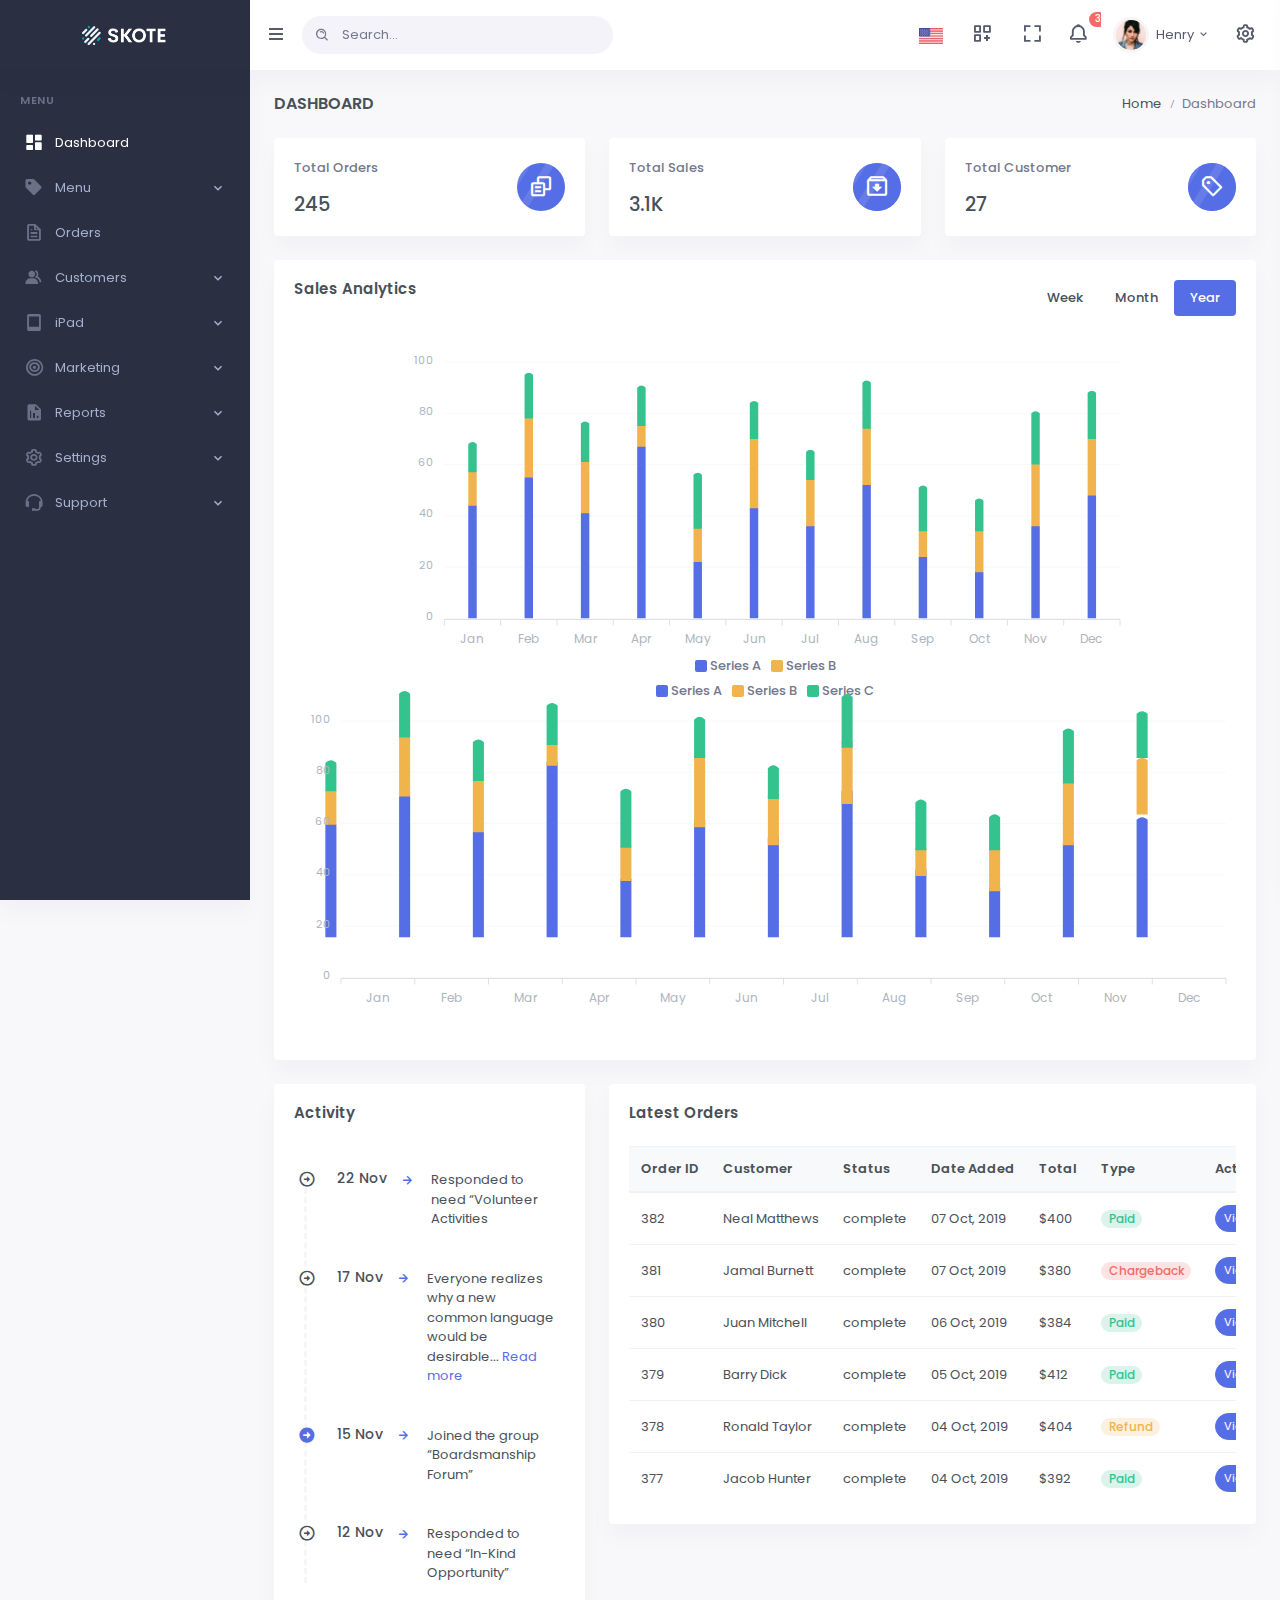
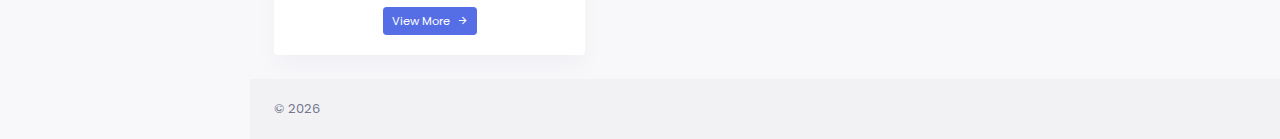
<file: index.html>
<!DOCTYPE html>
<html lang="en">

<head>
    <meta charset="utf-8" />
    <title>Starter Page | Skote - Responsive Bootstrap 4 Admin Dashboard</title>
    <meta name="viewport" content="width=device-width, initial-scale=1.0" />
    <meta content="Premium Multipurpose Admin & Dashboard Template" name="description" />
    <meta content="Themesbrand" name="author" />
    <!-- App favicon -->
    <link rel="shortcut icon" href="assets/images/favicon.ico" />

    <!-- Bootstrap Css -->
    <link href="assets/css/bootstrap.min.css" id="bootstrap-style" rel="stylesheet" type="text/css" />
    <!-- Icons Css -->
    <link href="assets/css/icons.min.css" rel="stylesheet" type="text/css" />
    <!-- App Css-->
    <link href="assets/css/app.min.css" id="app-style" rel="stylesheet" type="text/css" />
</head>

<body data-sidebar="dark">
    <!-- Begin page -->
    <div id="layout-wrapper">
        <header id="page-topbar">
            <div class="navbar-header">
                <div class="d-flex">
                    <!-- LOGO -->
                    <div class="navbar-brand-box">
                        <a href="index.html" class="logo logo-dark">
                            <span class="logo-sm">
                                <img src="assets/images/logo.svg" alt="" height="22" />
                            </span>
                            <span class="logo-lg">
                                <img src="assets/images/logo-dark.png" alt="" height="17" />
                            </span>
                        </a>

                        <a href="index.html" class="logo logo-light">
                            <span class="logo-sm">
                                <img src="assets/images/logo-light.svg" alt="" height="22" />
                            </span>
                            <span class="logo-lg">
                                <img src="assets/images/logo-light.png" alt="" height="19" />
                            </span>
                        </a>
                    </div>

                    <button type="button" class="btn btn-sm px-3 font-size-16 header-item waves-effect"
                        id="vertical-menu-btn">
                        <i class="fa fa-fw fa-bars"></i>
                    </button>

                    <!-- App Search-->
                    <form class="app-search d-none d-lg-block">
                        <div class="position-relative">
                            <input type="text" class="form-control" placeholder="Search..." />
                            <span class="bx bx-search-alt"></span>
                        </div>
                    </form>


                </div>

                <div class="d-flex">
                    <div class="dropdown d-inline-block d-lg-none ml-2">
                        <button type="button" class="btn header-item noti-icon waves-effect"
                            id="page-header-search-dropdown" data-toggle="dropdown" aria-haspopup="true"
                            aria-expanded="false">
                            <i class="mdi mdi-magnify"></i>
                        </button>
                        <div class="dropdown-menu dropdown-menu-lg dropdown-menu-right p-0"
                            aria-labelledby="page-header-search-dropdown">
                            <form class="p-3">
                                <div class="form-group m-0">
                                    <div class="input-group">
                                        <input type="text" class="form-control" placeholder="Search ..."
                                            aria-label="Recipient's username" />
                                        <div class="input-group-append">
                                            <button class="btn btn-primary" type="submit">
                                                <i class="mdi mdi-magnify"></i>
                                            </button>
                                        </div>
                                    </div>
                                </div>
                            </form>
                        </div>
                    </div>

                    <div class="dropdown d-inline-block">
                        <button type="button" class="btn header-item waves-effect" data-toggle="dropdown"
                            aria-haspopup="true" aria-expanded="false">
                            <img class="" src="assets/images/flags/us.jpg" alt="Header Language" height="16" />
                        </button>
                        <div class="dropdown-menu dropdown-menu-right">
                            <!-- item-->
                            <a href="javascript:void(0);" class="dropdown-item notify-item">
                                <img src="assets/images/flags/spain.jpg" alt="user-image" class="mr-1" height="12" />
                                <span class="align-middle">Spanish</span>
                            </a>

                            <!-- item-->
                            <a href="javascript:void(0);" class="dropdown-item notify-item">
                                <img src="assets/images/flags/germany.jpg" alt="user-image" class="mr-1" height="12" />
                                <span class="align-middle">German</span>
                            </a>

                            <!-- item-->
                            <a href="javascript:void(0);" class="dropdown-item notify-item">
                                <img src="assets/images/flags/italy.jpg" alt="user-image" class="mr-1" height="12" />
                                <span class="align-middle">Italian</span>
                            </a>

                            <!-- item-->
                            <a href="javascript:void(0);" class="dropdown-item notify-item">
                                <img src="assets/images/flags/russia.jpg" alt="user-image" class="mr-1" height="12" />
                                <span class="align-middle">Russian</span>
                            </a>
                        </div>
                    </div>

                    <div class="dropdown d-none d-lg-inline-block ml-1">
                        <button type="button" class="btn header-item noti-icon waves-effect" data-toggle="dropdown"
                            aria-haspopup="true" aria-expanded="false">
                            <i class="bx bx-customize"></i>
                        </button>
                        <div class="dropdown-menu dropdown-menu-lg dropdown-menu-right">
                            <div class="px-lg-2">
                                <div class="row no-gutters">
                                    <div class="col">
                                        <a class="dropdown-icon-item" href="#">
                                            <img src="assets/images/brands/github.png" alt="Github" />
                                            <span>GitHub</span>
                                        </a>
                                    </div>
                                    <div class="col">
                                        <a class="dropdown-icon-item" href="#">
                                            <img src="assets/images/brands/bitbucket.png" alt="bitbucket" />
                                            <span>Bitbucket</span>
                                        </a>
                                    </div>
                                    <div class="col">
                                        <a class="dropdown-icon-item" href="#">
                                            <img src="assets/images/brands/dribbble.png" alt="dribbble" />
                                            <span>Dribbble</span>
                                        </a>
                                    </div>
                                </div>

                                <div class="row no-gutters">
                                    <div class="col">
                                        <a class="dropdown-icon-item" href="#">
                                            <img src="assets/images/brands/dropbox.png" alt="dropbox" />
                                            <span>Dropbox</span>
                                        </a>
                                    </div>
                                    <div class="col">
                                        <a class="dropdown-icon-item" href="#">
                                            <img src="assets/images/brands/mail_chimp.png" alt="mail_chimp" />
                                            <span>Mail Chimp</span>
                                        </a>
                                    </div>
                                    <div class="col">
                                        <a class="dropdown-icon-item" href="#">
                                            <img src="assets/images/brands/slack.png" alt="slack" />
                                            <span>Slack</span>
                                        </a>
                                    </div>
                                </div>
                            </div>
                        </div>
                    </div>

                    <div class="dropdown d-none d-lg-inline-block ml-1">
                        <button type="button" class="btn header-item noti-icon waves-effect" data-toggle="fullscreen">
                            <i class="bx bx-fullscreen"></i>
                        </button>
                    </div>

                    <div class="dropdown d-inline-block">
                        <button type="button" class="btn header-item noti-icon waves-effect"
                            id="page-header-notifications-dropdown" data-toggle="dropdown" aria-haspopup="true"
                            aria-expanded="false">
                            <i class="bx bx-bell bx-tada"></i>
                            <span class="badge badge-danger badge-pill">3</span>
                        </button>
                        <div class="dropdown-menu dropdown-menu-lg dropdown-menu-right p-0"
                            aria-labelledby="page-header-notifications-dropdown">
                            <div class="p-3">
                                <div class="row align-items-center">
                                    <div class="col">
                                        <h6 class="m-0">Notifications</h6>
                                    </div>
                                    <div class="col-auto">
                                        <a href="#!" class="small"> View All</a>
                                    </div>
                                </div>
                            </div>
                            <div data-simplebar style="max-height: 230px">
                                <a href="" class="text-reset notification-item">
                                    <div class="media">
                                        <div class="avatar-xs mr-3">
                                            <span class="avatar-title bg-primary rounded-circle font-size-16">
                                                <i class="bx bx-cart"></i>
                                            </span>
                                        </div>
                                        <div class="media-body">
                                            <h6 class="mt-0 mb-1">Your order is placed</h6>
                                            <div class="font-size-12 text-muted">
                                                <p class="mb-1">
                                                    If several languages coalesce the grammar
                                                </p>
                                                <p class="mb-0">
                                                    <i class="mdi mdi-clock-outline"></i> 3 min ago
                                                </p>
                                            </div>
                                        </div>
                                    </div>
                                </a>
                                <a href="" class="text-reset notification-item">
                                    <div class="media">
                                        <img src="assets/images/users/avatar-3.jpg"
                                            class="mr-3 rounded-circle avatar-xs" alt="user-pic" />
                                        <div class="media-body">
                                            <h6 class="mt-0 mb-1">James Lemire</h6>
                                            <div class="font-size-12 text-muted">
                                                <p class="mb-1">
                                                    It will seem like simplified English.
                                                </p>
                                                <p class="mb-0">
                                                    <i class="mdi mdi-clock-outline"></i> 1 hours ago
                                                </p>
                                            </div>
                                        </div>
                                    </div>
                                </a>
                                <a href="" class="text-reset notification-item">
                                    <div class="media">
                                        <div class="avatar-xs mr-3">
                                            <span class="avatar-title bg-success rounded-circle font-size-16">
                                                <i class="bx bx-badge-check"></i>
                                            </span>
                                        </div>
                                        <div class="media-body">
                                            <h6 class="mt-0 mb-1">Your item is shipped</h6>
                                            <div class="font-size-12 text-muted">
                                                <p class="mb-1">
                                                    If several languages coalesce the grammar
                                                </p>
                                                <p class="mb-0">
                                                    <i class="mdi mdi-clock-outline"></i> 3 min ago
                                                </p>
                                            </div>
                                        </div>
                                    </div>
                                </a>

                                <a href="" class="text-reset notification-item">
                                    <div class="media">
                                        <img src="assets/images/users/avatar-4.jpg"
                                            class="mr-3 rounded-circle avatar-xs" alt="user-pic" />
                                        <div class="media-body">
                                            <h6 class="mt-0 mb-1">Salena Layfield</h6>
                                            <div class="font-size-12 text-muted">
                                                <p class="mb-1">
                                                    As a skeptical Cambridge friend of mine occidental.
                                                </p>
                                                <p class="mb-0">
                                                    <i class="mdi mdi-clock-outline"></i> 1 hours ago
                                                </p>
                                            </div>
                                        </div>
                                    </div>
                                </a>
                            </div>
                            <div class="p-2 border-top">
                                <a class="btn btn-sm btn-link font-size-14 btn-block text-center"
                                    href="javascript:void(0)">
                                    <i class="mdi mdi-arrow-right-circle mr-1"></i> View More..
                                </a>
                            </div>
                        </div>
                    </div>

                    <div class="dropdown d-inline-block">
                        <button type="button" class="btn header-item waves-effect" id="page-header-user-dropdown"
                            data-toggle="dropdown" aria-haspopup="true" aria-expanded="false">
                            <img class="rounded-circle header-profile-user" src="assets/images/users/avatar-1.jpg"
                                alt="Header Avatar" />
                            <span class="d-none d-xl-inline-block ml-1">Henry</span>
                            <i class="mdi mdi-chevron-down d-none d-xl-inline-block"></i>
                        </button>
                        <div class="dropdown-menu dropdown-menu-right">
                            <!-- item-->
                            <a class="dropdown-item" href="#"><i class="bx bx-user font-size-16 align-middle mr-1"></i>
                                Profile</a>
                            <a class="dropdown-item" href="#"><i
                                    class="bx bx-wallet font-size-16 align-middle mr-1"></i>
                                My Wallet</a>
                            <a class="dropdown-item d-block" href="#"><span
                                    class="badge badge-success float-right">11</span><i
                                    class="bx bx-wrench font-size-16 align-middle mr-1"></i>
                                Settings</a>
                            <a class="dropdown-item" href="#"><i
                                    class="bx bx-lock-open font-size-16 align-middle mr-1"></i>
                                Lock screen</a>
                            <div class="dropdown-divider"></div>
                            <a class="dropdown-item text-danger" href="#"><i
                                    class="bx bx-power-off font-size-16 align-middle mr-1 text-danger"></i>
                                Logout</a>
                        </div>
                    </div>

                    <div class="dropdown d-inline-block">
                        <button type="button" class="btn header-item noti-icon right-bar-toggle waves-effect">
                            <i class="bx bx-cog bx-spin"></i>
                        </button>
                    </div>
                </div>
            </div>
        </header>

        <!-- ========== Left Sidebar Start ========== -->
        <div class="vertical-menu">
            <div data-simplebar class="h-100">
                <!--- Sidemenu -->
                <div id="sidebar-menu">
                    <!-- Left Menu Start -->
                    <ul class="metismenu list-unstyled" id="side-menu">
                        <li class="menu-title">Menu</li>

                        <li>
                            <a href="index.html" class="waves-effect">
                                <i class="bx bxs-dashboard"></i>
                                <span>Dashboard</span>
                            </a>
                        </li>

                        <li>
                            <a href="javascript: void(0);" class="has-arrow waves-effect">
                                <i class="bx bxs-purchase-tag"></i>
                                <span>Menu</span>
                            </a>
                            <ul class="sub-menu" aria-expanded="false">
                                <li><a href="javascript:;">Category</a></li>
                                <li><a href="javascript:;">Group Category</a></li>
                                <li><a href="javascript:;">Items</a></li>
                                <li><a href="javascript:;">Custom Menu</a></li>
                                <li>
                                    <a href="javascript:;">Custom Menu Setting</a>
                                </li>
                                <li>
                                    <a href="javascript:;">Copy Options</a>
                                </li>
                            </ul>
                        </li>
                        <li>
                            <a href="javascript:;" class="waves-effect">
                                <i class="bx bx-file"></i>
                                <span>Orders</span>
                            </a>
                        </li>
                        <li>
                            <a href="javascript: void(0);" class="has-arrow waves-effect">
                                <i class="bx bxs-group"></i>
                                <span>Customers</span>
                            </a>
                            <ul class="sub-menu" aria-expanded="false">
                                <li><a href="javascript:;">Customers</a></li>
                                <li><a href="javascript:;">Blacklist</a></li>
                                <li><a href="javascript:;">Student Form</a></li>
                            </ul>
                        </li>
                        <li>
                            <a href="javascript: void(0);" class="has-arrow waves-effect">
                                <i class="bx bx-tab                  "></i>
                                <span>iPad</span>
                            </a>
                            <ul class="sub-menu" aria-expanded="false">
                                <li><a href="auth-login.html">iPad Settings</a></li>
                            </ul>
                        </li>
                        <li>
                            <a href="javascript: void(0);" class="has-arrow waves-effect">
                                <i class="bx bx-bullseye
                  "></i>
                                <span>Marketing</span>
                            </a>
                            <ul class="sub-menu" aria-expanded="true">
                                <li><a href="javascript: void(0);">Coupons</a></li>
                                <li>
                                    <a href="javascript: void(0);" class="has-arrow">reEngage</a>
                                    <ul class="sub-menu" aria-expanded="true">
                                        <li><a href="javascript: void(0);">Campaigns</a></li>
                                        <li><a href="javascript: void(0);">Sent Mail</a></li>
                                    </ul>
                                </li>
                                <li><a href="javascript: void(0);">More Info</a></li>
                                <li><a href="javascript: void(0);">Integration</a></li>
                                <li>
                                    <a href="javascript: void(0);" class="has-arrow">Alert</a>
                                    <ul class="sub-menu" aria-expanded="true">
                                        <li><a href="javascript: void(0);">Custom Alert</a></li>
                                    </ul>
                                </li>
                            </ul>
                        </li>
                        <li>
                            <a href="javascript: void(0);" class="has-arrow waves-effect">
                                <i class="bx bxs-report"></i>
                                <span>Reports</span>
                            </a>
                            <ul class="sub-menu" aria-expanded="true">
                                <li>
                                    <a href="javascript: void(0);" class="has-arrow">Orders</a>
                                    <ul class="sub-menu" aria-expanded="true">
                                        <li><a href="javascript: void(0);">Orders</a></li>
                                        <li><a href="javascript: void(0);">Tax</a></li>
                                        <li><a href="javascript: void(0);">Coupons</a></li>
                                    </ul>
                                </li>
                                <li>
                                    <a href="javascript: void(0);" class="has-arrow">Products</a>
                                    <ul class="sub-menu" aria-expanded="true">
                                        <li><a href="javascript: void(0);">Viewed</a></li>
                                        <li><a href="javascript: void(0);">Purchased</a></li>
                                    </ul>
                                </li>
                                <li><a href="javascript: void(0);">Transactions</a></li>
                            </ul>
                        </li>

                        <li>
                            <a href="javascript: void(0);" class="has-arrow waves-effect">
                                <i class="bx bx-cog"></i>
                                <span>Settings</span>
                            </a>
                            <ul class="sub-menu" aria-expanded="true">
                                <li><a href="javascript:;">Payment Gateway</a></li>
                                <li><a href="javascript:;">Settings</a></li>
                                <li><a href="javascript:;">Set Holiday</a></li>
                                <li>
                                    <a href="javascript: void(0);" class="has-arrow">Localization</a>
                                    <ul class="sub-menu" aria-expanded="true">
                                        <li><a href="javascript: void(0);">Taxes</a></li>
                                    </ul>
                                </li>
                            </ul>
                        </li>
                        <li>
                            <a href="javascript: void(0);" class="has-arrow waves-effect">
                                <i class="bx bx-support"></i>
                                <span>Support</span>
                            </a>
                            <ul class="sub-menu" aria-expanded="false">
                                <li><a href="javascript:;">Ticket</a></li>
                                <li><a href="javascript:;">FAQ</a></li>
                                <li><a href="javascript:;">Video Tutorial</a></li>
                            </ul>
                        </li>
                        <!-- <li>
                <a href="javascript: void(0);" class="has-arrow waves-effect">
                  <i class="bx bx-share-alt"></i>
                  <span>Multi Level</span>
                </a>
                <ul class="sub-menu" aria-expanded="true">
                  <li><a href="javascript: void(0);">Level 1.1</a></li>
                  <li>
                    <a href="javascript: void(0);" class="has-arrow"
                      >Level 1.2</a
                    >
                    <ul class="sub-menu" aria-expanded="true">
                      <li><a href="javascript: void(0);">Level 2.1</a></li>
                      <li><a href="javascript: void(0);">Level 2.2</a></li>
                    </ul>
                  </li>
                </ul>
              </li> -->
                    </ul>
                </div>
                <!-- Sidebar -->
            </div>
        </div>
        <!-- Left Sidebar End -->

        <!-- ============================================================== -->
        <!-- Start right Content here -->
        <!-- ============================================================== -->
        <div class="main-content">
            <div class="page-content">
                <div class="container-fluid">
                    <!-- start page title -->
                    <div class="row">
                        <div class="col-12">
                            <div class="page-title-box d-flex align-items-start justify-content-between">
                                <h4 class="mb-0 font-size-18">Dashboard</h4>

                                <!-- <div class="row w-50  bg-white p-2">
                            <div class="col "> <span>Client ID</span>: 445 </div>
                            <div class="col"> 0 <i class="bx bx-mobile
                                "></i></div>
                            <div class="col"> <i class="bx bx-globe
                                "></i> 247</div>

                                                            </div> -->

                                <div class="page-title-right">
                                    <ol class="breadcrumb m-0">
                                        <li class="breadcrumb-item">
                                            <a href="javascript: void(0);">Home</a>
                                        </li>
                                        <li class="breadcrumb-item active">Dashboard</li>
                                    </ol>
                                </div>
                            </div>
                        </div>
                    </div>

                    <!-- end row -->

                    <div class="row">
                        <div class="col-xl-12">
                            <div class="row">
                                <div class="col-md-4">
                                    <div class="card mini-stats-wid">
                                        <div class="card-body">
                                            <div class="media">
                                                <div class="media-body">
                                                    <p class="text-muted font-weight-medium">
                                                        Total Orders
                                                    </p>
                                                    <h4 class="mb-0">245</h4>
                                                </div>

                                                <div
                                                    class="mini-stat-icon avatar-sm rounded-circle bg-primary align-self-center">
                                                    <span class="avatar-title">
                                                        <i class="bx bx-copy-alt font-size-24"></i>
                                                    </span>
                                                </div>
                                            </div>
                                        </div>
                                    </div>
                                </div>
                                <div class="col-md-4">
                                    <div class="card mini-stats-wid">
                                        <div class="card-body">
                                            <div class="media">
                                                <div class="media-body">
                                                    <p class="text-muted font-weight-medium">
                                                        Total Sales
                                                    </p>
                                                    <h4 class="mb-0">3.1K</h4>
                                                </div>

                                                <div
                                                    class="avatar-sm rounded-circle bg-primary align-self-center mini-stat-icon">
                                                    <span class="avatar-title rounded-circle bg-primary">
                                                        <i class="bx bx-archive-in font-size-24"></i>
                                                    </span>
                                                </div>
                                            </div>
                                        </div>
                                    </div>
                                </div>
                                <div class="col-md-4">
                                    <div class="card mini-stats-wid">
                                        <div class="card-body">
                                            <div class="media">
                                                <div class="media-body">
                                                    <p class="text-muted font-weight-medium">
                                                        Total Customer
                                                    </p>
                                                    <h4 class="mb-0">27</h4>
                                                </div>

                                                <div
                                                    class="avatar-sm rounded-circle bg-primary align-self-center mini-stat-icon">
                                                    <span class="avatar-title rounded-circle bg-primary">
                                                        <i class="bx bx-purchase-tag-alt font-size-24"></i>
                                                    </span>
                                                </div>
                                            </div>
                                        </div>
                                    </div>
                                </div>
                            </div>
                            <!-- end row -->

                            <div class="card">
                                <div class="card-body" style="position: relative">
                                    <h4 class="card-title mb-4 float-sm-left">
                                        Sales Analytics
                                    </h4>
                                    <div class="float-sm-right">
                                        <ul class="nav nav-pills">
                                            <li class="nav-item">
                                                <a class="nav-link" href="#">Week</a>
                                            </li>
                                            <li class="nav-item">
                                                <a class="nav-link" href="#">Month</a>
                                            </li>
                                            <li class="nav-item">
                                                <a class="nav-link active" href="#">Year</a>
                                            </li>
                                        </ul>
                                    </div>
                                    <div class="clearfix"></div>
                                    <div id="stacked-column-chart" class="apex-charts" dir="ltr"
                                        style="min-height: 374px">
                                        <div id="apexcharts22b2cb"
                                            class="apexcharts-canvas apexcharts22b2cb apexcharts-theme-light"
                                            style="width: 730px; height: 359px">
                                            <svg id="SvgjsSvg1206" width="730" height="359"
                                                xmlns="http://www.w3.org/2000/svg" version="1.1"
                                                xmlns:xlink="http://www.w3.org/1999/xlink"
                                                xmlns:svgjs="http://svgjs.com/svgjs" class="apexcharts-svg"
                                                xmlns:data="ApexChartsNS" transform="translate(0, 0)"
                                                style="background: transparent">
                                                <foreignObject x="0" y="0" width="730" height="359">
                                                    <div class="apexcharts-legend apexcharts-align-center position-bottom"
                                                        xmlns="http://www.w3.org/1999/xhtml" style="
                                right: 0px;
                                position: absolute;
                                left: 0px;
                                top: auto;
                                bottom: 5px;
                              ">
                                                        <div class="apexcharts-legend-series" rel="1"
                                                            data:collapsed="false" style="margin: 0px 5px">
                                                            <span class="apexcharts-legend-marker" rel="1"
                                                                data:collapsed="false" style="
                                    background: rgb(85, 110, 230);
                                    color: rgb(85, 110, 230);
                                    height: 12px;
                                    width: 12px;
                                    left: 0px;
                                    top: 0px;
                                    border-width: 0px;
                                    border-color: rgb(255, 255, 255);
                                    border-radius: 2px;
                                  "></span><span class="apexcharts-legend-text" rel="1" i="0"
                                                                data:default-text="Series%20A" data:collapsed="false"
                                                                style="
                                    color: rgb(55, 61, 63);
                                    font-size: 12px;
                                    font-family: Helvetica, Arial, sans-serif;
                                  ">Series A</span>
                                                        </div>
                                                        <div class="apexcharts-legend-series" rel="2"
                                                            data:collapsed="false" style="margin: 0px 5px">
                                                            <span class="apexcharts-legend-marker" rel="2"
                                                                data:collapsed="false" style="
                                    background: rgb(241, 180, 76);
                                    color: rgb(241, 180, 76);
                                    height: 12px;
                                    width: 12px;
                                    left: 0px;
                                    top: 0px;
                                    border-width: 0px;
                                    border-color: rgb(255, 255, 255);
                                    border-radius: 2px;
                                  "></span><span class="apexcharts-legend-text" rel="2" i="1"
                                                                data:default-text="Series%20B" data:collapsed="false"
                                                                style="
                                    color: rgb(55, 61, 63);
                                    font-size: 12px;
                                    font-family: Helvetica, Arial, sans-serif;
                                  ">Series B</span>
                                                        </div>
                                                    </div>
                                                    <style type="text/css">
                                                        .apexcharts-legend {
                                                            display: flex;
                                                            overflow: auto;
                                                            padding: 0 10px;
                                                        }

                                                        .apexcharts-legend.position-bottom,
                                                        .apexcharts-legend.position-top {
                                                            flex-wrap: wrap;
                                                        }

                                                        .apexcharts-legend.position-right,
                                                        .apexcharts-legend.position-left {
                                                            flex-direction: column;
                                                            bottom: 0;
                                                        }

                                                        .apexcharts-legend.position-bottom.apexcharts-align-left,
                                                        .apexcharts-legend.position-top.apexcharts-align-left,
                                                        .apexcharts-legend.position-right,
                                                        .apexcharts-legend.position-left {
                                                            justify-content: flex-start;
                                                        }

                                                        .apexcharts-legend.position-bottom.apexcharts-align-center,
                                                        .apexcharts-legend.position-top.apexcharts-align-center {
                                                            justify-content: center;
                                                        }

                                                        .apexcharts-legend.position-bottom.apexcharts-align-right,
                                                        .apexcharts-legend.position-top.apexcharts-align-right {
                                                            justify-content: flex-end;
                                                        }

                                                        .apexcharts-legend-series {
                                                            cursor: pointer;
                                                            line-height: normal;
                                                        }

                                                        .apexcharts-legend.position-bottom .apexcharts-legend-series,
                                                        .apexcharts-legend.position-top .apexcharts-legend-series {
                                                            display: flex;
                                                            align-items: center;
                                                        }

                                                        .apexcharts-legend-text {
                                                            position: relative;
                                                            font-size: 14px;
                                                        }

                                                        .apexcharts-legend-text *,
                                                        .apexcharts-legend-marker * {
                                                            pointer-events: none;
                                                        }

                                                        .apexcharts-legend-marker {
                                                            position: relative;
                                                            display: inline-block;
                                                            cursor: pointer;
                                                            margin-right: 3px;
                                                        }

                                                        .apexcharts-legend.apexcharts-align-right .apexcharts-legend-series,
                                                        .apexcharts-legend.apexcharts-align-left .apexcharts-legend-series {
                                                            display: inline-block;
                                                        }

                                                        .apexcharts-legend-series.apexcharts-no-click {
                                                            cursor: auto;
                                                        }

                                                        .apexcharts-legend .apexcharts-hidden-zero-series,
                                                        .apexcharts-legend .apexcharts-hidden-null-series {
                                                            display: none !important;
                                                        }

                                                        .apexcharts-inactive-legend {
                                                            opacity: 0.45;
                                                        }
                                                    </style>
                                                </foreignObject>
                                                <g id="SvgjsG1208" class="apexcharts-inner apexcharts-graphical"
                                                    transform="translate(44.34375, 40)">
                                                    <defs id="SvgjsDefs1207">
                                                        <linearGradient id="SvgjsLinearGradient1211" x1="0" y1="0"
                                                            x2="0" y2="1">
                                                            <stop id="SvgjsStop1212" stop-opacity="0.4"
                                                                stop-color="rgba(216,227,240,0.4)" offset="0"></stop>
                                                            <stop id="SvgjsStop1213" stop-opacity="0.5"
                                                                stop-color="rgba(190,209,230,0.5)" offset="1"></stop>
                                                            <stop id="SvgjsStop1214" stop-opacity="0.5"
                                                                stop-color="rgba(190,209,230,0.5)" offset="1"></stop>
                                                        </linearGradient>
                                                        <clipPath id="gridRectMask22b2cb">
                                                            <rect id="SvgjsRect1216" width="679.65625" height="256.494"
                                                                x="-2" y="0" rx="0" ry="0" fill="#ffffff" opacity="1"
                                                                stroke-width="0" stroke="none" stroke-dasharray="0">
                                                            </rect>
                                                        </clipPath>
                                                        <clipPath id="gridRectMarkerMask22b2cb">
                                                            <rect id="SvgjsRect1217" width="677.65625" height="258.494"
                                                                x="-1" y="-1" rx="0" ry="0" fill="#ffffff" opacity="1"
                                                                stroke-width="0" stroke="none" stroke-dasharray="0">
                                                            </rect>
                                                        </clipPath>
                                                    </defs>
                                                    <rect id="SvgjsRect1215" width="8.445703125" height="256.494" x="0"
                                                        y="0" rx="0" ry="0" fill="url(#SvgjsLinearGradient1211)"
                                                        opacity="1" stroke-width="0" stroke-dasharray="3"
                                                        class="apexcharts-xcrosshairs" y2="256.494" filter="none"
                                                        fill-opacity="0.9"></rect>
                                                    <g id="SvgjsG1262" class="apexcharts-xaxis"
                                                        transform="translate(0, 0)">
                                                        <g id="SvgjsG1263" class="apexcharts-xaxis-texts-g"
                                                            transform="translate(0, -4)">
                                                            <text id="SvgjsText1265"
                                                                font-family="Helvetica, Arial, sans-serif"
                                                                x="28.15234375" y="285.494" text-anchor="middle"
                                                                dominant-baseline="auto" font-size="12px"
                                                                font-weight="400" fill="#373d3f"
                                                                class="apexcharts-text apexcharts-xaxis-label" style="
                                    font-family: Helvetica, Arial, sans-serif;
                                  ">
                                                                <tspan id="SvgjsTspan1266">Jan</tspan>
                                                                <title>Jan</title>
                                                            </text>
                                                            <text id="SvgjsText1268"
                                                                font-family="Helvetica, Arial, sans-serif"
                                                                x="84.45703125" y="285.494" text-anchor="middle"
                                                                dominant-baseline="auto" font-size="12px"
                                                                font-weight="400" fill="#373d3f"
                                                                class="apexcharts-text apexcharts-xaxis-label" style="
                                    font-family: Helvetica, Arial, sans-serif;
                                  ">
                                                                <tspan id="SvgjsTspan1269">Feb</tspan>
                                                                <title>Feb</title>
                                                            </text>
                                                            <text id="SvgjsText1271"
                                                                font-family="Helvetica, Arial, sans-serif"
                                                                x="140.76171875" y="285.494" text-anchor="middle"
                                                                dominant-baseline="auto" font-size="12px"
                                                                font-weight="400" fill="#373d3f"
                                                                class="apexcharts-text apexcharts-xaxis-label" style="
                                    font-family: Helvetica, Arial, sans-serif;
                                  ">
                                                                <tspan id="SvgjsTspan1272">Mar</tspan>
                                                                <title>Mar</title>
                                                            </text>
                                                            <text id="SvgjsText1274"
                                                                font-family="Helvetica, Arial, sans-serif"
                                                                x="197.06640625" y="285.494" text-anchor="middle"
                                                                dominant-baseline="auto" font-size="12px"
                                                                font-weight="400" fill="#373d3f"
                                                                class="apexcharts-text apexcharts-xaxis-label" style="
                                    font-family: Helvetica, Arial, sans-serif;
                                  ">
                                                                <tspan id="SvgjsTspan1275">Apr</tspan>
                                                                <title>Apr</title>
                                                            </text>
                                                            <text id="SvgjsText1277"
                                                                font-family="Helvetica, Arial, sans-serif"
                                                                x="253.37109375" y="285.494" text-anchor="middle"
                                                                dominant-baseline="auto" font-size="12px"
                                                                font-weight="400" fill="#373d3f"
                                                                class="apexcharts-text apexcharts-xaxis-label" style="
                                    font-family: Helvetica, Arial, sans-serif;
                                  ">
                                                                <tspan id="SvgjsTspan1278">May</tspan>
                                                                <title>May</title>
                                                            </text>
                                                            <text id="SvgjsText1280"
                                                                font-family="Helvetica, Arial, sans-serif"
                                                                x="309.67578125" y="285.494" text-anchor="middle"
                                                                dominant-baseline="auto" font-size="12px"
                                                                font-weight="400" fill="#373d3f"
                                                                class="apexcharts-text apexcharts-xaxis-label" style="
                                    font-family: Helvetica, Arial, sans-serif;
                                  ">
                                                                <tspan id="SvgjsTspan1281">Jun</tspan>
                                                                <title>Jun</title>
                                                            </text>
                                                            <text id="SvgjsText1283"
                                                                font-family="Helvetica, Arial, sans-serif"
                                                                x="365.98046875" y="285.494" text-anchor="middle"
                                                                dominant-baseline="auto" font-size="12px"
                                                                font-weight="400" fill="#373d3f"
                                                                class="apexcharts-text apexcharts-xaxis-label" style="
                                    font-family: Helvetica, Arial, sans-serif;
                                  ">
                                                                <tspan id="SvgjsTspan1284">Jul</tspan>
                                                                <title>Jul</title>
                                                            </text>
                                                            <text id="SvgjsText1286"
                                                                font-family="Helvetica, Arial, sans-serif"
                                                                x="422.28515625" y="285.494" text-anchor="middle"
                                                                dominant-baseline="auto" font-size="12px"
                                                                font-weight="400" fill="#373d3f"
                                                                class="apexcharts-text apexcharts-xaxis-label" style="
                                    font-family: Helvetica, Arial, sans-serif;
                                  ">
                                                                <tspan id="SvgjsTspan1287">Aug</tspan>
                                                                <title>Aug</title>
                                                            </text>
                                                            <text id="SvgjsText1289"
                                                                font-family="Helvetica, Arial, sans-serif"
                                                                x="478.58984375" y="285.494" text-anchor="middle"
                                                                dominant-baseline="auto" font-size="12px"
                                                                font-weight="400" fill="#373d3f"
                                                                class="apexcharts-text apexcharts-xaxis-label" style="
                                    font-family: Helvetica, Arial, sans-serif;
                                  ">
                                                                <tspan id="SvgjsTspan1290">Sep</tspan>
                                                                <title>Sep</title>
                                                            </text>
                                                            <text id="SvgjsText1292"
                                                                font-family="Helvetica, Arial, sans-serif"
                                                                x="534.89453125" y="285.494" text-anchor="middle"
                                                                dominant-baseline="auto" font-size="12px"
                                                                font-weight="400" fill="#373d3f"
                                                                class="apexcharts-text apexcharts-xaxis-label" style="
                                    font-family: Helvetica, Arial, sans-serif;
                                  ">
                                                                <tspan id="SvgjsTspan1293">Oct</tspan>
                                                                <title>Oct</title>
                                                            </text>
                                                            <text id="SvgjsText1295"
                                                                font-family="Helvetica, Arial, sans-serif"
                                                                x="591.19921875" y="285.494" text-anchor="middle"
                                                                dominant-baseline="auto" font-size="12px"
                                                                font-weight="400" fill="#373d3f"
                                                                class="apexcharts-text apexcharts-xaxis-label" style="
                                    font-family: Helvetica, Arial, sans-serif;
                                  ">
                                                                <tspan id="SvgjsTspan1296">Nov</tspan>
                                                                <title>Nov</title>
                                                            </text>
                                                            <text id="SvgjsText1298"
                                                                font-family="Helvetica, Arial, sans-serif"
                                                                x="647.50390625" y="285.494" text-anchor="middle"
                                                                dominant-baseline="auto" font-size="12px"
                                                                font-weight="400" fill="#373d3f"
                                                                class="apexcharts-text apexcharts-xaxis-label" style="
                                    font-family: Helvetica, Arial, sans-serif;
                                  ">
                                                                <tspan id="SvgjsTspan1299">Dec</tspan>
                                                                <title>Dec</title>
                                                            </text>
                                                        </g>
                                                        <line id="SvgjsLine1300" x1="0" y1="257.494" x2="675.65625"
                                                            y2="257.494" stroke="#e0e0e0" stroke-dasharray="0"
                                                            stroke-width="1"></line>
                                                    </g>
                                                    <g id="SvgjsG1315" class="apexcharts-grid">
                                                        <g id="SvgjsG1316" class="apexcharts-gridlines-horizontal">
                                                            <line id="SvgjsLine1331" x1="0" y1="0" x2="675.65625" y2="0"
                                                                stroke="#e0e0e0" stroke-dasharray="0"
                                                                class="apexcharts-gridline"></line>
                                                            <line id="SvgjsLine1332" x1="0" y1="51.29880000000001"
                                                                x2="675.65625" y2="51.29880000000001" stroke="#e0e0e0"
                                                                stroke-dasharray="0" class="apexcharts-gridline"></line>
                                                            <line id="SvgjsLine1333" x1="0" y1="102.59760000000001"
                                                                x2="675.65625" y2="102.59760000000001" stroke="#e0e0e0"
                                                                stroke-dasharray="0" class="apexcharts-gridline"></line>
                                                            <line id="SvgjsLine1334" x1="0" y1="153.89640000000003"
                                                                x2="675.65625" y2="153.89640000000003" stroke="#e0e0e0"
                                                                stroke-dasharray="0" class="apexcharts-gridline"></line>
                                                            <line id="SvgjsLine1335" x1="0" y1="205.19520000000003"
                                                                x2="675.65625" y2="205.19520000000003" stroke="#e0e0e0"
                                                                stroke-dasharray="0" class="apexcharts-gridline"></line>
                                                            <line id="SvgjsLine1336" x1="0" y1="256.494" x2="675.65625"
                                                                y2="256.494" stroke="#e0e0e0" stroke-dasharray="0"
                                                                class="apexcharts-gridline"></line>
                                                        </g>
                                                        <g id="SvgjsG1317" class="apexcharts-gridlines-vertical"></g>
                                                        <line id="SvgjsLine1318" x1="0" y1="257.494" x2="0" y2="263.494"
                                                            stroke="#e0e0e0" stroke-dasharray="0"
                                                            class="apexcharts-xaxis-tick"></line>
                                                        <line id="SvgjsLine1319" x1="56.3046875" y1="257.494"
                                                            x2="56.3046875" y2="263.494" stroke="#e0e0e0"
                                                            stroke-dasharray="0" class="apexcharts-xaxis-tick"></line>
                                                        <line id="SvgjsLine1320" x1="112.609375" y1="257.494"
                                                            x2="112.609375" y2="263.494" stroke="#e0e0e0"
                                                            stroke-dasharray="0" class="apexcharts-xaxis-tick"></line>
                                                        <line id="SvgjsLine1321" x1="168.9140625" y1="257.494"
                                                            x2="168.9140625" y2="263.494" stroke="#e0e0e0"
                                                            stroke-dasharray="0" class="apexcharts-xaxis-tick"></line>
                                                        <line id="SvgjsLine1322" x1="225.21875" y1="257.494"
                                                            x2="225.21875" y2="263.494" stroke="#e0e0e0"
                                                            stroke-dasharray="0" class="apexcharts-xaxis-tick"></line>
                                                        <line id="SvgjsLine1323" x1="281.5234375" y1="257.494"
                                                            x2="281.5234375" y2="263.494" stroke="#e0e0e0"
                                                            stroke-dasharray="0" class="apexcharts-xaxis-tick"></line>
                                                        <line id="SvgjsLine1324" x1="337.828125" y1="257.494"
                                                            x2="337.828125" y2="263.494" stroke="#e0e0e0"
                                                            stroke-dasharray="0" class="apexcharts-xaxis-tick"></line>
                                                        <line id="SvgjsLine1325" x1="394.1328125" y1="257.494"
                                                            x2="394.1328125" y2="263.494" stroke="#e0e0e0"
                                                            stroke-dasharray="0" class="apexcharts-xaxis-tick"></line>
                                                        <line id="SvgjsLine1326" x1="450.4375" y1="257.494"
                                                            x2="450.4375" y2="263.494" stroke="#e0e0e0"
                                                            stroke-dasharray="0" class="apexcharts-xaxis-tick"></line>
                                                        <line id="SvgjsLine1327" x1="506.7421875" y1="257.494"
                                                            x2="506.7421875" y2="263.494" stroke="#e0e0e0"
                                                            stroke-dasharray="0" class="apexcharts-xaxis-tick"></line>
                                                        <line id="SvgjsLine1328" x1="563.046875" y1="257.494"
                                                            x2="563.046875" y2="263.494" stroke="#e0e0e0"
                                                            stroke-dasharray="0" class="apexcharts-xaxis-tick"></line>
                                                        <line id="SvgjsLine1329" x1="619.3515625" y1="257.494"
                                                            x2="619.3515625" y2="263.494" stroke="#e0e0e0"
                                                            stroke-dasharray="0" class="apexcharts-xaxis-tick"></line>
                                                        <line id="SvgjsLine1330" x1="675.65625" y1="257.494"
                                                            x2="675.65625" y2="263.494" stroke="#e0e0e0"
                                                            stroke-dasharray="0" class="apexcharts-xaxis-tick"></line>
                                                        <line id="SvgjsLine1338" x1="0" y1="256.494" x2="675.65625"
                                                            y2="256.494" stroke="transparent" stroke-dasharray="0">
                                                        </line>
                                                        <line id="SvgjsLine1337" x1="0" y1="1" x2="0" y2="256.494"
                                                            stroke="transparent" stroke-dasharray="0"></line>
                                                    </g>
                                                    <g id="SvgjsG1219"
                                                        class="apexcharts-bar-series apexcharts-plot-series">
                                                        <g id="SvgjsG1220" class="apexcharts-series"
                                                            seriesName="SeriesxA" rel="1" data:realIndex="0">
                                                            <path id="SvgjsPath1222"
                                                                d="M 23.9294921875 256.494L 23.9294921875 143.63664000000003Q 28.15234375 139.41378843750002 32.3751953125 143.63664000000003L 32.3751953125 256.494L 23.9294921875 256.494"
                                                                fill="rgba(85,110,230,1)" fill-opacity="1"
                                                                stroke-opacity="1" stroke-linecap="butt"
                                                                stroke-width="0" stroke-dasharray="0"
                                                                class="apexcharts-bar-area" index="0"
                                                                clip-path="url(#gridRectMask22b2cb)"
                                                                pathTo="M 23.9294921875 256.494L 23.9294921875 143.63664000000003Q 28.15234375 139.41378843750002 32.3751953125 143.63664000000003L 32.3751953125 256.494L 23.9294921875 256.494"
                                                                pathFrom="M 23.9294921875 256.494L 23.9294921875 256.494L 32.3751953125 256.494L 32.3751953125 256.494L 32.3751953125 256.494L 23.9294921875 256.494"
                                                                cy="143.63664000000003" cx="80.2341796875" j="0"
                                                                val="44" barHeight="112.85736" barWidth="8.445703125">
                                                            </path>
                                                            <path id="SvgjsPath1223"
                                                                d="M 80.2341796875 256.494L 80.2341796875 115.4223Q 84.45703125 111.19944843750001 88.6798828125 115.4223L 88.6798828125 256.494L 80.2341796875 256.494"
                                                                fill="rgba(85,110,230,1)" fill-opacity="1"
                                                                stroke-opacity="1" stroke-linecap="butt"
                                                                stroke-width="0" stroke-dasharray="0"
                                                                class="apexcharts-bar-area" index="0"
                                                                clip-path="url(#gridRectMask22b2cb)"
                                                                pathTo="M 80.2341796875 256.494L 80.2341796875 115.4223Q 84.45703125 111.19944843750001 88.6798828125 115.4223L 88.6798828125 256.494L 80.2341796875 256.494"
                                                                pathFrom="M 80.2341796875 256.494L 80.2341796875 256.494L 88.6798828125 256.494L 88.6798828125 256.494L 88.6798828125 256.494L 80.2341796875 256.494"
                                                                cy="115.4223" cx="136.5388671875" j="1" val="55"
                                                                barHeight="141.07170000000002" barWidth="8.445703125">
                                                            </path>
                                                            <path id="SvgjsPath1224"
                                                                d="M 136.5388671875 256.494L 136.5388671875 151.33146000000002Q 140.76171875 147.1086084375 144.98457031249998 151.33146000000002L 144.98457031249998 256.494L 136.5388671875 256.494"
                                                                fill="rgba(85,110,230,1)" fill-opacity="1"
                                                                stroke-opacity="1" stroke-linecap="butt"
                                                                stroke-width="0" stroke-dasharray="0"
                                                                class="apexcharts-bar-area" index="0"
                                                                clip-path="url(#gridRectMask22b2cb)"
                                                                pathTo="M 136.5388671875 256.494L 136.5388671875 151.33146000000002Q 140.76171875 147.1086084375 144.98457031249998 151.33146000000002L 144.98457031249998 256.494L 136.5388671875 256.494"
                                                                pathFrom="M 136.5388671875 256.494L 136.5388671875 256.494L 144.98457031249998 256.494L 144.98457031249998 256.494L 144.98457031249998 256.494L 136.5388671875 256.494"
                                                                cy="151.33146000000002" cx="192.8435546875" j="2"
                                                                val="41" barHeight="105.16254" barWidth="8.445703125">
                                                            </path>
                                                            <path id="SvgjsPath1225"
                                                                d="M 192.8435546875 256.494L 192.8435546875 84.64302Q 197.06640625 80.42016843750001 201.28925781249998 84.64302L 201.28925781249998 256.494L 192.8435546875 256.494"
                                                                fill="rgba(85,110,230,1)" fill-opacity="1"
                                                                stroke-opacity="1" stroke-linecap="butt"
                                                                stroke-width="0" stroke-dasharray="0"
                                                                class="apexcharts-bar-area" index="0"
                                                                clip-path="url(#gridRectMask22b2cb)"
                                                                pathTo="M 192.8435546875 256.494L 192.8435546875 84.64302Q 197.06640625 80.42016843750001 201.28925781249998 84.64302L 201.28925781249998 256.494L 192.8435546875 256.494"
                                                                pathFrom="M 192.8435546875 256.494L 192.8435546875 256.494L 201.28925781249998 256.494L 201.28925781249998 256.494L 201.28925781249998 256.494L 192.8435546875 256.494"
                                                                cy="84.64302" cx="249.1482421875" j="3" val="67"
                                                                barHeight="171.85098000000002" barWidth="8.445703125">
                                                            </path>
                                                            <path id="SvgjsPath1226"
                                                                d="M 249.1482421875 256.494L 249.1482421875 200.06532000000004Q 253.37109375 195.84246843750003 257.5939453125 200.06532000000004L 257.5939453125 256.494L 249.1482421875 256.494"
                                                                fill="rgba(85,110,230,1)" fill-opacity="1"
                                                                stroke-opacity="1" stroke-linecap="butt"
                                                                stroke-width="0" stroke-dasharray="0"
                                                                class="apexcharts-bar-area" index="0"
                                                                clip-path="url(#gridRectMask22b2cb)"
                                                                pathTo="M 249.1482421875 256.494L 249.1482421875 200.06532000000004Q 253.37109375 195.84246843750003 257.5939453125 200.06532000000004L 257.5939453125 256.494L 249.1482421875 256.494"
                                                                pathFrom="M 249.1482421875 256.494L 249.1482421875 256.494L 257.5939453125 256.494L 257.5939453125 256.494L 257.5939453125 256.494L 249.1482421875 256.494"
                                                                cy="200.06532000000004" cx="305.4529296875" j="4"
                                                                val="22" barHeight="56.42868" barWidth="8.445703125">
                                                            </path>
                                                            <path id="SvgjsPath1227"
                                                                d="M 305.4529296875 256.494L 305.4529296875 146.20158000000004Q 309.67578125 141.97872843750002 313.8986328125 146.20158000000004L 313.8986328125 256.494L 305.4529296875 256.494"
                                                                fill="rgba(85,110,230,1)" fill-opacity="1"
                                                                stroke-opacity="1" stroke-linecap="butt"
                                                                stroke-width="0" stroke-dasharray="0"
                                                                class="apexcharts-bar-area" index="0"
                                                                clip-path="url(#gridRectMask22b2cb)"
                                                                pathTo="M 305.4529296875 256.494L 305.4529296875 146.20158000000004Q 309.67578125 141.97872843750002 313.8986328125 146.20158000000004L 313.8986328125 256.494L 305.4529296875 256.494"
                                                                pathFrom="M 305.4529296875 256.494L 305.4529296875 256.494L 313.8986328125 256.494L 313.8986328125 256.494L 313.8986328125 256.494L 305.4529296875 256.494"
                                                                cy="146.20158000000004" cx="361.7576171875" j="5"
                                                                val="43" barHeight="110.29242" barWidth="8.445703125">
                                                            </path>
                                                            <path id="SvgjsPath1228"
                                                                d="M 361.7576171875 256.494L 361.7576171875 164.15616000000003Q 365.98046875 159.93330843750002 370.2033203125 164.15616000000003L 370.2033203125 256.494L 361.7576171875 256.494"
                                                                fill="rgba(85,110,230,1)" fill-opacity="1"
                                                                stroke-opacity="1" stroke-linecap="butt"
                                                                stroke-width="0" stroke-dasharray="0"
                                                                class="apexcharts-bar-area" index="0"
                                                                clip-path="url(#gridRectMask22b2cb)"
                                                                pathTo="M 361.7576171875 256.494L 361.7576171875 164.15616000000003Q 365.98046875 159.93330843750002 370.2033203125 164.15616000000003L 370.2033203125 256.494L 361.7576171875 256.494"
                                                                pathFrom="M 361.7576171875 256.494L 361.7576171875 256.494L 370.2033203125 256.494L 370.2033203125 256.494L 370.2033203125 256.494L 361.7576171875 256.494"
                                                                cy="164.15616000000003" cx="418.0623046875" j="6"
                                                                val="36" barHeight="92.33784" barWidth="8.445703125">
                                                            </path>
                                                            <path id="SvgjsPath1229"
                                                                d="M 418.0623046875 256.494L 418.0623046875 123.11712000000003Q 422.28515625 118.89426843750003 426.5080078125 123.11712000000003L 426.5080078125 256.494L 418.0623046875 256.494"
                                                                fill="rgba(85,110,230,1)" fill-opacity="1"
                                                                stroke-opacity="1" stroke-linecap="butt"
                                                                stroke-width="0" stroke-dasharray="0"
                                                                class="apexcharts-bar-area" index="0"
                                                                clip-path="url(#gridRectMask22b2cb)"
                                                                pathTo="M 418.0623046875 256.494L 418.0623046875 123.11712000000003Q 422.28515625 118.89426843750003 426.5080078125 123.11712000000003L 426.5080078125 256.494L 418.0623046875 256.494"
                                                                pathFrom="M 418.0623046875 256.494L 418.0623046875 256.494L 426.5080078125 256.494L 426.5080078125 256.494L 426.5080078125 256.494L 418.0623046875 256.494"
                                                                cy="123.11712000000003" cx="474.3669921875" j="7"
                                                                val="52" barHeight="133.37688" barWidth="8.445703125">
                                                            </path>
                                                            <path id="SvgjsPath1230"
                                                                d="M 474.3669921875 256.494L 474.3669921875 194.93544000000003Q 478.58984375 190.71258843750002 482.8126953125 194.93544000000003L 482.8126953125 256.494L 474.3669921875 256.494"
                                                                fill="rgba(85,110,230,1)" fill-opacity="1"
                                                                stroke-opacity="1" stroke-linecap="butt"
                                                                stroke-width="0" stroke-dasharray="0"
                                                                class="apexcharts-bar-area" index="0"
                                                                clip-path="url(#gridRectMask22b2cb)"
                                                                pathTo="M 474.3669921875 256.494L 474.3669921875 194.93544000000003Q 478.58984375 190.71258843750002 482.8126953125 194.93544000000003L 482.8126953125 256.494L 474.3669921875 256.494"
                                                                pathFrom="M 474.3669921875 256.494L 474.3669921875 256.494L 482.8126953125 256.494L 482.8126953125 256.494L 482.8126953125 256.494L 474.3669921875 256.494"
                                                                cy="194.93544000000003" cx="530.6716796875" j="8"
                                                                val="24" barHeight="61.55856" barWidth="8.445703125">
                                                            </path>
                                                            <path id="SvgjsPath1231"
                                                                d="M 530.6716796875 256.494L 530.6716796875 210.32508Q 534.89453125 206.1022284375 539.1173828125001 210.32508L 539.1173828125001 256.494L 530.6716796875 256.494"
                                                                fill="rgba(85,110,230,1)" fill-opacity="1"
                                                                stroke-opacity="1" stroke-linecap="butt"
                                                                stroke-width="0" stroke-dasharray="0"
                                                                class="apexcharts-bar-area" index="0"
                                                                clip-path="url(#gridRectMask22b2cb)"
                                                                pathTo="M 530.6716796875 256.494L 530.6716796875 210.32508Q 534.89453125 206.1022284375 539.1173828125001 210.32508L 539.1173828125001 256.494L 530.6716796875 256.494"
                                                                pathFrom="M 530.6716796875 256.494L 530.6716796875 256.494L 539.1173828125001 256.494L 539.1173828125001 256.494L 539.1173828125001 256.494L 530.6716796875 256.494"
                                                                cy="210.32508" cx="586.9763671875" j="9" val="18"
                                                                barHeight="46.16892" barWidth="8.445703125"></path>
                                                            <path id="SvgjsPath1232"
                                                                d="M 586.9763671875 256.494L 586.9763671875 164.15616000000003Q 591.19921875 159.93330843750002 595.4220703125001 164.15616000000003L 595.4220703125001 256.494L 586.9763671875 256.494"
                                                                fill="rgba(85,110,230,1)" fill-opacity="1"
                                                                stroke-opacity="1" stroke-linecap="butt"
                                                                stroke-width="0" stroke-dasharray="0"
                                                                class="apexcharts-bar-area" index="0"
                                                                clip-path="url(#gridRectMask22b2cb)"
                                                                pathTo="M 586.9763671875 256.494L 586.9763671875 164.15616000000003Q 591.19921875 159.93330843750002 595.4220703125001 164.15616000000003L 595.4220703125001 256.494L 586.9763671875 256.494"
                                                                pathFrom="M 586.9763671875 256.494L 586.9763671875 256.494L 595.4220703125001 256.494L 595.4220703125001 256.494L 595.4220703125001 256.494L 586.9763671875 256.494"
                                                                cy="164.15616000000003" cx="643.2810546875" j="10"
                                                                val="36" barHeight="92.33784" barWidth="8.445703125">
                                                            </path>
                                                            <path id="SvgjsPath1233"
                                                                d="M 643.2810546875 256.494L 643.2810546875 133.37688000000003Q 647.50390625 129.15402843750002 651.7267578125001 133.37688000000003L 651.7267578125001 256.494L 643.2810546875 256.494"
                                                                fill="rgba(85,110,230,1)" fill-opacity="1"
                                                                stroke-opacity="1" stroke-linecap="butt"
                                                                stroke-width="0" stroke-dasharray="0"
                                                                class="apexcharts-bar-area" index="0"
                                                                clip-path="url(#gridRectMask22b2cb)"
                                                                pathTo="M 643.2810546875 256.494L 643.2810546875 133.37688000000003Q 647.50390625 129.15402843750002 651.7267578125001 133.37688000000003L 651.7267578125001 256.494L 643.2810546875 256.494"
                                                                pathFrom="M 643.2810546875 256.494L 643.2810546875 256.494L 651.7267578125001 256.494L 651.7267578125001 256.494L 651.7267578125001 256.494L 643.2810546875 256.494"
                                                                cy="133.37688000000003" cx="699.5857421875" j="11"
                                                                val="48" barHeight="123.11712" barWidth="8.445703125">
                                                            </path>
                                                        </g>
                                                        <g id="SvgjsG1234" class="apexcharts-series"
                                                            seriesName="SeriesxB" rel="2" data:realIndex="1">
                                                            <path id="SvgjsPath1236"
                                                                d="M 23.9294921875 143.63664000000003L 23.9294921875 110.29242000000002Q 28.15234375 106.06956843750002 32.3751953125 110.29242000000002L 32.3751953125 143.63664000000003L 23.9294921875 143.63664000000003"
                                                                fill="rgba(241,180,76,1)" fill-opacity="1"
                                                                stroke-opacity="1" stroke-linecap="butt"
                                                                stroke-width="0" stroke-dasharray="0"
                                                                class="apexcharts-bar-area" index="1"
                                                                clip-path="url(#gridRectMask22b2cb)"
                                                                pathTo="M 23.9294921875 143.63664000000003L 23.9294921875 110.29242000000002Q 28.15234375 106.06956843750002 32.3751953125 110.29242000000002L 32.3751953125 143.63664000000003L 23.9294921875 143.63664000000003"
                                                                pathFrom="M 23.9294921875 143.63664000000003L 23.9294921875 143.63664000000003L 32.3751953125 143.63664000000003L 32.3751953125 143.63664000000003L 32.3751953125 143.63664000000003L 23.9294921875 143.63664000000003"
                                                                cy="110.29242000000002" cx="80.2341796875" j="0"
                                                                val="13" barHeight="33.34422" barWidth="8.445703125">
                                                            </path>
                                                            <path id="SvgjsPath1237"
                                                                d="M 80.2341796875 115.4223L 80.2341796875 56.42868000000001Q 84.45703125 52.20582843750001 88.6798828125 56.42868000000001L 88.6798828125 115.4223L 80.2341796875 115.4223"
                                                                fill="rgba(241,180,76,1)" fill-opacity="1"
                                                                stroke-opacity="1" stroke-linecap="butt"
                                                                stroke-width="0" stroke-dasharray="0"
                                                                class="apexcharts-bar-area" index="1"
                                                                clip-path="url(#gridRectMask22b2cb)"
                                                                pathTo="M 80.2341796875 115.4223L 80.2341796875 56.42868000000001Q 84.45703125 52.20582843750001 88.6798828125 56.42868000000001L 88.6798828125 115.4223L 80.2341796875 115.4223"
                                                                pathFrom="M 80.2341796875 115.4223L 80.2341796875 115.4223L 88.6798828125 115.4223L 88.6798828125 115.4223L 88.6798828125 115.4223L 80.2341796875 115.4223"
                                                                cy="56.42868000000001" cx="136.5388671875" j="1"
                                                                val="23" barHeight="58.99362" barWidth="8.445703125">
                                                            </path>
                                                            <path id="SvgjsPath1238"
                                                                d="M 136.5388671875 151.33146000000002L 136.5388671875 100.03266000000002Q 140.76171875 95.80980843750002 144.98457031249998 100.03266000000002L 144.98457031249998 151.33146000000002L 136.5388671875 151.33146000000002"
                                                                fill="rgba(241,180,76,1)" fill-opacity="1"
                                                                stroke-opacity="1" stroke-linecap="butt"
                                                                stroke-width="0" stroke-dasharray="0"
                                                                class="apexcharts-bar-area" index="1"
                                                                clip-path="url(#gridRectMask22b2cb)"
                                                                pathTo="M 136.5388671875 151.33146000000002L 136.5388671875 100.03266000000002Q 140.76171875 95.80980843750002 144.98457031249998 100.03266000000002L 144.98457031249998 151.33146000000002L 136.5388671875 151.33146000000002"
                                                                pathFrom="M 136.5388671875 151.33146000000002L 136.5388671875 151.33146000000002L 144.98457031249998 151.33146000000002L 144.98457031249998 151.33146000000002L 144.98457031249998 151.33146000000002L 136.5388671875 151.33146000000002"
                                                                cy="100.03266000000002" cx="192.8435546875" j="2"
                                                                val="20" barHeight="51.2988" barWidth="8.445703125">
                                                            </path>
                                                            <path id="SvgjsPath1239"
                                                                d="M 192.8435546875 84.64302L 192.8435546875 64.1235Q 197.06640625 59.90064843750001 201.28925781249998 64.1235L 201.28925781249998 84.64302L 192.8435546875 84.64302"
                                                                fill="rgba(241,180,76,1)" fill-opacity="1"
                                                                stroke-opacity="1" stroke-linecap="butt"
                                                                stroke-width="0" stroke-dasharray="0"
                                                                class="apexcharts-bar-area" index="1"
                                                                clip-path="url(#gridRectMask22b2cb)"
                                                                pathTo="M 192.8435546875 84.64302L 192.8435546875 64.1235Q 197.06640625 59.90064843750001 201.28925781249998 64.1235L 201.28925781249998 84.64302L 192.8435546875 84.64302"
                                                                pathFrom="M 192.8435546875 84.64302L 192.8435546875 84.64302L 201.28925781249998 84.64302L 201.28925781249998 84.64302L 201.28925781249998 84.64302L 192.8435546875 84.64302"
                                                                cy="64.1235" cx="249.1482421875" j="3" val="8"
                                                                barHeight="20.51952" barWidth="8.445703125"></path>
                                                            <path id="SvgjsPath1240"
                                                                d="M 249.1482421875 200.06532000000004L 249.1482421875 166.72110000000004Q 253.37109375 162.49824843750002 257.5939453125 166.72110000000004L 257.5939453125 200.06532000000004L 249.1482421875 200.06532000000004"
                                                                fill="rgba(241,180,76,1)" fill-opacity="1"
                                                                stroke-opacity="1" stroke-linecap="butt"
                                                                stroke-width="0" stroke-dasharray="0"
                                                                class="apexcharts-bar-area" index="1"
                                                                clip-path="url(#gridRectMask22b2cb)"
                                                                pathTo="M 249.1482421875 200.06532000000004L 249.1482421875 166.72110000000004Q 253.37109375 162.49824843750002 257.5939453125 166.72110000000004L 257.5939453125 200.06532000000004L 249.1482421875 200.06532000000004"
                                                                pathFrom="M 249.1482421875 200.06532000000004L 249.1482421875 200.06532000000004L 257.5939453125 200.06532000000004L 257.5939453125 200.06532000000004L 257.5939453125 200.06532000000004L 249.1482421875 200.06532000000004"
                                                                cy="166.72110000000004" cx="305.4529296875" j="4"
                                                                val="13" barHeight="33.34422" barWidth="8.445703125">
                                                            </path>
                                                            <path id="SvgjsPath1241"
                                                                d="M 305.4529296875 146.20158000000004L 305.4529296875 76.94820000000003Q 309.67578125 72.72534843750003 313.8986328125 76.94820000000003L 313.8986328125 146.20158000000004L 305.4529296875 146.20158000000004"
                                                                fill="rgba(241,180,76,1)" fill-opacity="1"
                                                                stroke-opacity="1" stroke-linecap="butt"
                                                                stroke-width="0" stroke-dasharray="0"
                                                                class="apexcharts-bar-area" index="1"
                                                                clip-path="url(#gridRectMask22b2cb)"
                                                                pathTo="M 305.4529296875 146.20158000000004L 305.4529296875 76.94820000000003Q 309.67578125 72.72534843750003 313.8986328125 76.94820000000003L 313.8986328125 146.20158000000004L 305.4529296875 146.20158000000004"
                                                                pathFrom="M 305.4529296875 146.20158000000004L 305.4529296875 146.20158000000004L 313.8986328125 146.20158000000004L 313.8986328125 146.20158000000004L 313.8986328125 146.20158000000004L 305.4529296875 146.20158000000004"
                                                                cy="76.94820000000003" cx="361.7576171875" j="5"
                                                                val="27" barHeight="69.25338" barWidth="8.445703125">
                                                            </path>
                                                            <path id="SvgjsPath1242"
                                                                d="M 361.7576171875 164.15616000000003L 361.7576171875 117.98724000000003Q 365.98046875 113.76438843750003 370.2033203125 117.98724000000003L 370.2033203125 164.15616000000003L 361.7576171875 164.15616000000003"
                                                                fill="rgba(241,180,76,1)" fill-opacity="1"
                                                                stroke-opacity="1" stroke-linecap="butt"
                                                                stroke-width="0" stroke-dasharray="0"
                                                                class="apexcharts-bar-area" index="1"
                                                                clip-path="url(#gridRectMask22b2cb)"
                                                                pathTo="M 361.7576171875 164.15616000000003L 361.7576171875 117.98724000000003Q 365.98046875 113.76438843750003 370.2033203125 117.98724000000003L 370.2033203125 164.15616000000003L 361.7576171875 164.15616000000003"
                                                                pathFrom="M 361.7576171875 164.15616000000003L 361.7576171875 164.15616000000003L 370.2033203125 164.15616000000003L 370.2033203125 164.15616000000003L 370.2033203125 164.15616000000003L 361.7576171875 164.15616000000003"
                                                                cy="117.98724000000003" cx="418.0623046875" j="6"
                                                                val="18" barHeight="46.16892" barWidth="8.445703125">
                                                            </path>
                                                            <path id="SvgjsPath1243"
                                                                d="M 418.0623046875 123.11712000000003L 418.0623046875 66.68844000000003Q 422.28515625 62.46558843750003 426.5080078125 66.68844000000003L 426.5080078125 123.11712000000003L 418.0623046875 123.11712000000003"
                                                                fill="rgba(241,180,76,1)" fill-opacity="1"
                                                                stroke-opacity="1" stroke-linecap="butt"
                                                                stroke-width="0" stroke-dasharray="0"
                                                                class="apexcharts-bar-area" index="1"
                                                                clip-path="url(#gridRectMask22b2cb)"
                                                                pathTo="M 418.0623046875 123.11712000000003L 418.0623046875 66.68844000000003Q 422.28515625 62.46558843750003 426.5080078125 66.68844000000003L 426.5080078125 123.11712000000003L 418.0623046875 123.11712000000003"
                                                                pathFrom="M 418.0623046875 123.11712000000003L 418.0623046875 123.11712000000003L 426.5080078125 123.11712000000003L 426.5080078125 123.11712000000003L 426.5080078125 123.11712000000003L 418.0623046875 123.11712000000003"
                                                                cy="66.68844000000003" cx="474.3669921875" j="7"
                                                                val="22" barHeight="56.42868" barWidth="8.445703125">
                                                            </path>
                                                            <path id="SvgjsPath1244"
                                                                d="M 474.3669921875 194.93544000000003L 474.3669921875 169.28604Q 478.58984375 165.0631884375 482.8126953125 169.28604L 482.8126953125 194.93544000000003L 474.3669921875 194.93544000000003"
                                                                fill="rgba(241,180,76,1)" fill-opacity="1"
                                                                stroke-opacity="1" stroke-linecap="butt"
                                                                stroke-width="0" stroke-dasharray="0"
                                                                class="apexcharts-bar-area" index="1"
                                                                clip-path="url(#gridRectMask22b2cb)"
                                                                pathTo="M 474.3669921875 194.93544000000003L 474.3669921875 169.28604Q 478.58984375 165.0631884375 482.8126953125 169.28604L 482.8126953125 194.93544000000003L 474.3669921875 194.93544000000003"
                                                                pathFrom="M 474.3669921875 194.93544000000003L 474.3669921875 194.93544000000003L 482.8126953125 194.93544000000003L 482.8126953125 194.93544000000003L 482.8126953125 194.93544000000003L 474.3669921875 194.93544000000003"
                                                                cy="169.28604" cx="530.6716796875" j="8" val="10"
                                                                barHeight="25.6494" barWidth="8.445703125"></path>
                                                            <path id="SvgjsPath1245"
                                                                d="M 530.6716796875 210.32508L 530.6716796875 169.28604Q 534.89453125 165.0631884375 539.1173828125001 169.28604L 539.1173828125001 210.32508L 530.6716796875 210.32508"
                                                                fill="rgba(241,180,76,1)" fill-opacity="1"
                                                                stroke-opacity="1" stroke-linecap="butt"
                                                                stroke-width="0" stroke-dasharray="0"
                                                                class="apexcharts-bar-area" index="1"
                                                                clip-path="url(#gridRectMask22b2cb)"
                                                                pathTo="M 530.6716796875 210.32508L 530.6716796875 169.28604Q 534.89453125 165.0631884375 539.1173828125001 169.28604L 539.1173828125001 210.32508L 530.6716796875 210.32508"
                                                                pathFrom="M 530.6716796875 210.32508L 530.6716796875 210.32508L 539.1173828125001 210.32508L 539.1173828125001 210.32508L 539.1173828125001 210.32508L 530.6716796875 210.32508"
                                                                cy="169.28604" cx="586.9763671875" j="9" val="16"
                                                                barHeight="41.03904" barWidth="8.445703125"></path>
                                                            <path id="SvgjsPath1246"
                                                                d="M 586.9763671875 164.15616000000003L 586.9763671875 102.59760000000003Q 591.19921875 98.37474843750003 595.4220703125001 102.59760000000003L 595.4220703125001 164.15616000000003L 586.9763671875 164.15616000000003"
                                                                fill="rgba(241,180,76,1)" fill-opacity="1"
                                                                stroke-opacity="1" stroke-linecap="butt"
                                                                stroke-width="0" stroke-dasharray="0"
                                                                class="apexcharts-bar-area" index="1"
                                                                clip-path="url(#gridRectMask22b2cb)"
                                                                pathTo="M 586.9763671875 164.15616000000003L 586.9763671875 102.59760000000003Q 591.19921875 98.37474843750003 595.4220703125001 102.59760000000003L 595.4220703125001 164.15616000000003L 586.9763671875 164.15616000000003"
                                                                pathFrom="M 586.9763671875 164.15616000000003L 586.9763671875 164.15616000000003L 595.4220703125001 164.15616000000003L 595.4220703125001 164.15616000000003L 595.4220703125001 164.15616000000003L 586.9763671875 164.15616000000003"
                                                                cy="102.59760000000003" cx="643.2810546875" j="10"
                                                                val="24" barHeight="61.55856" barWidth="8.445703125">
                                                            </path>
                                                            <path id="SvgjsPath1247"
                                                                d="M 643.2810546875 133.37688000000003L 643.2810546875 76.94820000000003Q 647.50390625 72.72534843750003 651.7267578125001 76.94820000000003L 651.7267578125001 133.37688000000003L 643.2810546875 133.37688000000003"
                                                                fill="rgba(241,180,76,1)" fill-opacity="1"
                                                                stroke-opacity="1" stroke-linecap="butt"
                                                                stroke-width="0" stroke-dasharray="0"
                                                                class="apexcharts-bar-area" index="1"
                                                                clip-path="url(#gridRectMask22b2cb)"
                                                                pathTo="M 643.2810546875 133.37688000000003L 643.2810546875 76.94820000000003Q 647.50390625 72.72534843750003 651.7267578125001 76.94820000000003L 651.7267578125001 133.37688000000003L 643.2810546875 133.37688000000003"
                                                                pathFrom="M 643.2810546875 133.37688000000003L 643.2810546875 133.37688000000003L 651.7267578125001 133.37688000000003L 651.7267578125001 133.37688000000003L 651.7267578125001 133.37688000000003L 643.2810546875 133.37688000000003"
                                                                cy="76.94820000000003" cx="699.5857421875" j="11"
                                                                val="22" barHeight="56.42868" barWidth="8.445703125">
                                                            </path>
                                                        </g>
                                                        <g id="SvgjsG1248" class="apexcharts-series"
                                                            seriesName="SeriesxC" rel="3" data:realIndex="2">
                                                            <path id="SvgjsPath1250"
                                                                d="M 23.9294921875 110.29242000000002L 23.9294921875 82.07808000000003Q 28.15234375 77.85522843750003 32.3751953125 82.07808000000003L 32.3751953125 110.29242000000002L 23.9294921875 110.29242000000002"
                                                                fill="rgba(52,195,143,1)" fill-opacity="1"
                                                                stroke-opacity="1" stroke-linecap="butt"
                                                                stroke-width="0" stroke-dasharray="0"
                                                                class="apexcharts-bar-area" index="2"
                                                                clip-path="url(#gridRectMask22b2cb)"
                                                                pathTo="M 23.9294921875 110.29242000000002L 23.9294921875 82.07808000000003Q 28.15234375 77.85522843750003 32.3751953125 82.07808000000003L 32.3751953125 110.29242000000002L 23.9294921875 110.29242000000002"
                                                                pathFrom="M 23.9294921875 110.29242000000002L 23.9294921875 110.29242000000002L 32.3751953125 110.29242000000002L 32.3751953125 110.29242000000002L 32.3751953125 110.29242000000002L 23.9294921875 110.29242000000002"
                                                                cy="82.07808000000003" cx="80.2341796875" j="0" val="11"
                                                                barHeight="28.21434" barWidth="8.445703125"></path>
                                                            <path id="SvgjsPath1251"
                                                                d="M 80.2341796875 56.42868000000001L 80.2341796875 12.824700000000007Q 84.45703125 8.601848437500006 88.6798828125 12.824700000000007L 88.6798828125 56.42868000000001L 80.2341796875 56.42868000000001"
                                                                fill="rgba(52,195,143,1)" fill-opacity="1"
                                                                stroke-opacity="1" stroke-linecap="butt"
                                                                stroke-width="0" stroke-dasharray="0"
                                                                class="apexcharts-bar-area" index="2"
                                                                clip-path="url(#gridRectMask22b2cb)"
                                                                pathTo="M 80.2341796875 56.42868000000001L 80.2341796875 12.824700000000007Q 84.45703125 8.601848437500006 88.6798828125 12.824700000000007L 88.6798828125 56.42868000000001L 80.2341796875 56.42868000000001"
                                                                pathFrom="M 80.2341796875 56.42868000000001L 80.2341796875 56.42868000000001L 88.6798828125 56.42868000000001L 88.6798828125 56.42868000000001L 88.6798828125 56.42868000000001L 80.2341796875 56.42868000000001"
                                                                cy="12.824700000000007" cx="136.5388671875" j="1"
                                                                val="17" barHeight="43.60398" barWidth="8.445703125">
                                                            </path>
                                                            <path id="SvgjsPath1252"
                                                                d="M 136.5388671875 100.03266000000002L 136.5388671875 61.55856000000002Q 140.76171875 57.335708437500024 144.98457031249998 61.55856000000002L 144.98457031249998 100.03266000000002L 136.5388671875 100.03266000000002"
                                                                fill="rgba(52,195,143,1)" fill-opacity="1"
                                                                stroke-opacity="1" stroke-linecap="butt"
                                                                stroke-width="0" stroke-dasharray="0"
                                                                class="apexcharts-bar-area" index="2"
                                                                clip-path="url(#gridRectMask22b2cb)"
                                                                pathTo="M 136.5388671875 100.03266000000002L 136.5388671875 61.55856000000002Q 140.76171875 57.335708437500024 144.98457031249998 61.55856000000002L 144.98457031249998 100.03266000000002L 136.5388671875 100.03266000000002"
                                                                pathFrom="M 136.5388671875 100.03266000000002L 136.5388671875 100.03266000000002L 144.98457031249998 100.03266000000002L 144.98457031249998 100.03266000000002L 144.98457031249998 100.03266000000002L 136.5388671875 100.03266000000002"
                                                                cy="61.55856000000002" cx="192.8435546875" j="2"
                                                                val="15" barHeight="38.4741" barWidth="8.445703125">
                                                            </path>
                                                            <path id="SvgjsPath1253"
                                                                d="M 192.8435546875 64.1235L 192.8435546875 25.649400000000007Q 197.06640625 21.426548437500006 201.28925781249998 25.649400000000007L 201.28925781249998 64.1235L 192.8435546875 64.1235"
                                                                fill="rgba(52,195,143,1)" fill-opacity="1"
                                                                stroke-opacity="1" stroke-linecap="butt"
                                                                stroke-width="0" stroke-dasharray="0"
                                                                class="apexcharts-bar-area" index="2"
                                                                clip-path="url(#gridRectMask22b2cb)"
                                                                pathTo="M 192.8435546875 64.1235L 192.8435546875 25.649400000000007Q 197.06640625 21.426548437500006 201.28925781249998 25.649400000000007L 201.28925781249998 64.1235L 192.8435546875 64.1235"
                                                                pathFrom="M 192.8435546875 64.1235L 192.8435546875 64.1235L 201.28925781249998 64.1235L 201.28925781249998 64.1235L 201.28925781249998 64.1235L 192.8435546875 64.1235"
                                                                cy="25.649400000000007" cx="249.1482421875" j="3"
                                                                val="15" barHeight="38.4741" barWidth="8.445703125">
                                                            </path>
                                                            <path id="SvgjsPath1254"
                                                                d="M 249.1482421875 166.72110000000004L 249.1482421875 112.85736000000003Q 253.37109375 108.63450843750003 257.5939453125 112.85736000000003L 257.5939453125 166.72110000000004L 249.1482421875 166.72110000000004"
                                                                fill="rgba(52,195,143,1)" fill-opacity="1"
                                                                stroke-opacity="1" stroke-linecap="butt"
                                                                stroke-width="0" stroke-dasharray="0"
                                                                class="apexcharts-bar-area" index="2"
                                                                clip-path="url(#gridRectMask22b2cb)"
                                                                pathTo="M 249.1482421875 166.72110000000004L 249.1482421875 112.85736000000003Q 253.37109375 108.63450843750003 257.5939453125 112.85736000000003L 257.5939453125 166.72110000000004L 249.1482421875 166.72110000000004"
                                                                pathFrom="M 249.1482421875 166.72110000000004L 249.1482421875 166.72110000000004L 257.5939453125 166.72110000000004L 257.5939453125 166.72110000000004L 257.5939453125 166.72110000000004L 249.1482421875 166.72110000000004"
                                                                cy="112.85736000000003" cx="305.4529296875" j="4"
                                                                val="21" barHeight="53.86374" barWidth="8.445703125">
                                                            </path>
                                                            <path id="SvgjsPath1255"
                                                                d="M 305.4529296875 76.94820000000003L 305.4529296875 41.03904000000003Q 309.67578125 36.81618843750003 313.8986328125 41.03904000000003L 313.8986328125 76.94820000000003L 305.4529296875 76.94820000000003"
                                                                fill="rgba(52,195,143,1)" fill-opacity="1"
                                                                stroke-opacity="1" stroke-linecap="butt"
                                                                stroke-width="0" stroke-dasharray="0"
                                                                class="apexcharts-bar-area" index="2"
                                                                clip-path="url(#gridRectMask22b2cb)"
                                                                pathTo="M 305.4529296875 76.94820000000003L 305.4529296875 41.03904000000003Q 309.67578125 36.81618843750003 313.8986328125 41.03904000000003L 313.8986328125 76.94820000000003L 305.4529296875 76.94820000000003"
                                                                pathFrom="M 305.4529296875 76.94820000000003L 305.4529296875 76.94820000000003L 313.8986328125 76.94820000000003L 313.8986328125 76.94820000000003L 313.8986328125 76.94820000000003L 305.4529296875 76.94820000000003"
                                                                cy="41.03904000000003" cx="361.7576171875" j="5"
                                                                val="14" barHeight="35.90916" barWidth="8.445703125">
                                                            </path>
                                                            <path id="SvgjsPath1256"
                                                                d="M 361.7576171875 117.98724000000003L 361.7576171875 89.77290000000002Q 365.98046875 85.55004843750002 370.2033203125 89.77290000000002L 370.2033203125 117.98724000000003L 361.7576171875 117.98724000000003"
                                                                fill="rgba(52,195,143,1)" fill-opacity="1"
                                                                stroke-opacity="1" stroke-linecap="butt"
                                                                stroke-width="0" stroke-dasharray="0"
                                                                class="apexcharts-bar-area" index="2"
                                                                clip-path="url(#gridRectMask22b2cb)"
                                                                pathTo="M 361.7576171875 117.98724000000003L 361.7576171875 89.77290000000002Q 365.98046875 85.55004843750002 370.2033203125 89.77290000000002L 370.2033203125 117.98724000000003L 361.7576171875 117.98724000000003"
                                                                pathFrom="M 361.7576171875 117.98724000000003L 361.7576171875 117.98724000000003L 370.2033203125 117.98724000000003L 370.2033203125 117.98724000000003L 370.2033203125 117.98724000000003L 361.7576171875 117.98724000000003"
                                                                cy="89.77290000000002" cx="418.0623046875" j="6"
                                                                val="11" barHeight="28.21434" barWidth="8.445703125">
                                                            </path>
                                                            <path id="SvgjsPath1257"
                                                                d="M 418.0623046875 66.68844000000003L 418.0623046875 20.51952000000003Q 422.28515625 16.296668437500028 426.5080078125 20.51952000000003L 426.5080078125 66.68844000000003L 418.0623046875 66.68844000000003"
                                                                fill="rgba(52,195,143,1)" fill-opacity="1"
                                                                stroke-opacity="1" stroke-linecap="butt"
                                                                stroke-width="0" stroke-dasharray="0"
                                                                class="apexcharts-bar-area" index="2"
                                                                clip-path="url(#gridRectMask22b2cb)"
                                                                pathTo="M 418.0623046875 66.68844000000003L 418.0623046875 20.51952000000003Q 422.28515625 16.296668437500028 426.5080078125 20.51952000000003L 426.5080078125 66.68844000000003L 418.0623046875 66.68844000000003"
                                                                pathFrom="M 418.0623046875 66.68844000000003L 418.0623046875 66.68844000000003L 426.5080078125 66.68844000000003L 426.5080078125 66.68844000000003L 426.5080078125 66.68844000000003L 418.0623046875 66.68844000000003"
                                                                cy="20.51952000000003" cx="474.3669921875" j="7"
                                                                val="18" barHeight="46.16892" barWidth="8.445703125">
                                                            </path>
                                                            <path id="SvgjsPath1258"
                                                                d="M 474.3669921875 169.28604L 474.3669921875 125.68206Q 478.58984375 121.45920843750001 482.8126953125 125.68206L 482.8126953125 169.28604L 474.3669921875 169.28604"
                                                                fill="rgba(52,195,143,1)" fill-opacity="1"
                                                                stroke-opacity="1" stroke-linecap="butt"
                                                                stroke-width="0" stroke-dasharray="0"
                                                                class="apexcharts-bar-area" index="2"
                                                                clip-path="url(#gridRectMask22b2cb)"
                                                                pathTo="M 474.3669921875 169.28604L 474.3669921875 125.68206Q 478.58984375 121.45920843750001 482.8126953125 125.68206L 482.8126953125 169.28604L 474.3669921875 169.28604"
                                                                pathFrom="M 474.3669921875 169.28604L 474.3669921875 169.28604L 482.8126953125 169.28604L 482.8126953125 169.28604L 482.8126953125 169.28604L 474.3669921875 169.28604"
                                                                cy="125.68206" cx="530.6716796875" j="8" val="17"
                                                                barHeight="43.60398" barWidth="8.445703125"></path>
                                                            <path id="SvgjsPath1259"
                                                                d="M 530.6716796875 169.28604L 530.6716796875 138.50676Q 534.89453125 134.2839084375 539.1173828125001 138.50676L 539.1173828125001 169.28604L 530.6716796875 169.28604"
                                                                fill="rgba(52,195,143,1)" fill-opacity="1"
                                                                stroke-opacity="1" stroke-linecap="butt"
                                                                stroke-width="0" stroke-dasharray="0"
                                                                class="apexcharts-bar-area" index="2"
                                                                clip-path="url(#gridRectMask22b2cb)"
                                                                pathTo="M 530.6716796875 169.28604L 530.6716796875 138.50676Q 534.89453125 134.2839084375 539.1173828125001 138.50676L 539.1173828125001 169.28604L 530.6716796875 169.28604"
                                                                pathFrom="M 530.6716796875 169.28604L 530.6716796875 169.28604L 539.1173828125001 169.28604L 539.1173828125001 169.28604L 539.1173828125001 169.28604L 530.6716796875 169.28604"
                                                                cy="138.50676" cx="586.9763671875" j="9" val="12"
                                                                barHeight="30.77928" barWidth="8.445703125"></path>
                                                            <path id="SvgjsPath1260"
                                                                d="M 586.9763671875 102.59760000000003L 586.9763671875 51.29880000000003Q 591.19921875 47.07594843750003 595.4220703125001 51.29880000000003L 595.4220703125001 102.59760000000003L 586.9763671875 102.59760000000003"
                                                                fill="rgba(52,195,143,1)" fill-opacity="1"
                                                                stroke-opacity="1" stroke-linecap="butt"
                                                                stroke-width="0" stroke-dasharray="0"
                                                                class="apexcharts-bar-area" index="2"
                                                                clip-path="url(#gridRectMask22b2cb)"
                                                                pathTo="M 586.9763671875 102.59760000000003L 586.9763671875 51.29880000000003Q 591.19921875 47.07594843750003 595.4220703125001 51.29880000000003L 595.4220703125001 102.59760000000003L 586.9763671875 102.59760000000003"
                                                                pathFrom="M 586.9763671875 102.59760000000003L 586.9763671875 102.59760000000003L 595.4220703125001 102.59760000000003L 595.4220703125001 102.59760000000003L 595.4220703125001 102.59760000000003L 586.9763671875 102.59760000000003"
                                                                cy="51.29880000000003" cx="643.2810546875" j="10"
                                                                val="20" barHeight="51.2988" barWidth="8.445703125">
                                                            </path>
                                                            <path id="SvgjsPath1261"
                                                                d="M 643.2810546875 76.94820000000003L 643.2810546875 30.77928000000003Q 647.50390625 26.556428437500028 651.7267578125001 30.77928000000003L 651.7267578125001 76.94820000000003L 643.2810546875 76.94820000000003"
                                                                fill="rgba(52,195,143,1)" fill-opacity="1"
                                                                stroke-opacity="1" stroke-linecap="butt"
                                                                stroke-width="0" stroke-dasharray="0"
                                                                class="apexcharts-bar-area" index="2"
                                                                clip-path="url(#gridRectMask22b2cb)"
                                                                pathTo="M 643.2810546875 76.94820000000003L 643.2810546875 30.77928000000003Q 647.50390625 26.556428437500028 651.7267578125001 30.77928000000003L 651.7267578125001 76.94820000000003L 643.2810546875 76.94820000000003"
                                                                pathFrom="M 643.2810546875 76.94820000000003L 643.2810546875 76.94820000000003L 651.7267578125001 76.94820000000003L 651.7267578125001 76.94820000000003L 651.7267578125001 76.94820000000003L 643.2810546875 76.94820000000003"
                                                                cy="30.77928000000003" cx="699.5857421875" j="11"
                                                                val="18" barHeight="46.16892" barWidth="8.445703125">
                                                            </path>
                                                        </g>
                                                        <g id="SvgjsG1221" class="apexcharts-datalabels"></g>
                                                        <g id="SvgjsG1235" class="apexcharts-datalabels"></g>
                                                        <g id="SvgjsG1249" class="apexcharts-datalabels"></g>
                                                    </g>
                                                    <line id="SvgjsLine1339" x1="0" y1="0" x2="675.65625" y2="0"
                                                        stroke="#b6b6b6" stroke-dasharray="0" stroke-width="1"
                                                        class="apexcharts-ycrosshairs"></line>
                                                    <line id="SvgjsLine1340" x1="0" y1="0" x2="675.65625" y2="0"
                                                        stroke-dasharray="0" stroke-width="0"
                                                        class="apexcharts-ycrosshairs-hidden"></line>
                                                    <g id="SvgjsG1341" class="apexcharts-yaxis-annotations"
                                                        clip-path="url(#gridRectMask22b2cb)"></g>
                                                    <g id="SvgjsG1342" class="apexcharts-xaxis-annotations"
                                                        clip-path="url(#gridRectMask22b2cb)"></g>
                                                    <g id="SvgjsG1343" class="apexcharts-point-annotations"
                                                        clip-path="url(#gridRectMask22b2cb)"></g>
                                                </g>
                                                <g id="SvgjsG1301" class="apexcharts-yaxis" rel="0"
                                                    transform="translate(14.34375, 0)">
                                                    <g id="SvgjsG1302" class="apexcharts-yaxis-texts-g">
                                                        <text id="SvgjsText1303"
                                                            font-family="Helvetica, Arial, sans-serif" x="20" y="41.5"
                                                            text-anchor="end" dominant-baseline="auto" font-size="11px"
                                                            font-weight="regular" fill="#373d3f"
                                                            class="apexcharts-text apexcharts-yaxis-label" style="
                                  font-family: Helvetica, Arial, sans-serif;
                                ">
                                                            <tspan id="SvgjsTspan1304">100</tspan>
                                                        </text>
                                                        <text id="SvgjsText1305"
                                                            font-family="Helvetica, Arial, sans-serif" x="20"
                                                            y="92.7988" text-anchor="end" dominant-baseline="auto"
                                                            font-size="11px" font-weight="regular" fill="#373d3f"
                                                            class="apexcharts-text apexcharts-yaxis-label" style="
                                  font-family: Helvetica, Arial, sans-serif;
                                ">
                                                            <tspan id="SvgjsTspan1306">80</tspan>
                                                        </text>
                                                        <text id="SvgjsText1307"
                                                            font-family="Helvetica, Arial, sans-serif" x="20"
                                                            y="144.0976" text-anchor="end" dominant-baseline="auto"
                                                            font-size="11px" font-weight="regular" fill="#373d3f"
                                                            class="apexcharts-text apexcharts-yaxis-label" style="
                                  font-family: Helvetica, Arial, sans-serif;
                                ">
                                                            <tspan id="SvgjsTspan1308">60</tspan>
                                                        </text>
                                                        <text id="SvgjsText1309"
                                                            font-family="Helvetica, Arial, sans-serif" x="20"
                                                            y="195.3964" text-anchor="end" dominant-baseline="auto"
                                                            font-size="11px" font-weight="regular" fill="#373d3f"
                                                            class="apexcharts-text apexcharts-yaxis-label" style="
                                  font-family: Helvetica, Arial, sans-serif;
                                ">
                                                            <tspan id="SvgjsTspan1310">40</tspan>
                                                        </text>
                                                        <text id="SvgjsText1311"
                                                            font-family="Helvetica, Arial, sans-serif" x="20"
                                                            y="246.6952" text-anchor="end" dominant-baseline="auto"
                                                            font-size="11px" font-weight="regular" fill="#373d3f"
                                                            class="apexcharts-text apexcharts-yaxis-label" style="
                                  font-family: Helvetica, Arial, sans-serif;
                                ">
                                                            <tspan id="SvgjsTspan1312">20</tspan>
                                                        </text>
                                                        <text id="SvgjsText1313"
                                                            font-family="Helvetica, Arial, sans-serif" x="20"
                                                            y="297.994" text-anchor="end" dominant-baseline="auto"
                                                            font-size="11px" font-weight="regular" fill="#373d3f"
                                                            class="apexcharts-text apexcharts-yaxis-label" style="
                                  font-family: Helvetica, Arial, sans-serif;
                                ">
                                                            <tspan id="SvgjsTspan1314">0</tspan>
                                                        </text>
                                                    </g>
                                                </g>
                                            </svg>
                                            <div class="apexcharts-tooltip apexcharts-theme-light">
                                                <div class="apexcharts-tooltip-title" style="
                              font-family: Helvetica, Arial, sans-serif;
                              font-size: 12px;
                            "></div>
                                                <div class="apexcharts-tooltip-series-group">
                                                    <span class="apexcharts-tooltip-marker"
                                                        style="background-color: rgb(85, 110, 230)"></span>
                                                    <div class="apexcharts-tooltip-text" style="
                                font-family: Helvetica, Arial, sans-serif;
                                font-size: 12px;
                              ">
                                                        <div class="apexcharts-tooltip-y-group">
                                                            <span class="apexcharts-tooltip-text-label"></span><span
                                                                class="apexcharts-tooltip-text-value"></span>
                                                        </div>
                                                        <div class="apexcharts-tooltip-z-group">
                                                            <span class="apexcharts-tooltip-text-z-label"></span><span
                                                                class="apexcharts-tooltip-text-z-value"></span>
                                                        </div>
                                                    </div>
                                                </div>
                                                <div class="apexcharts-tooltip-series-group">
                                                    <span class="apexcharts-tooltip-marker"
                                                        style="background-color: rgb(241, 180, 76)"></span>
                                                    <div class="apexcharts-tooltip-text" style="
                                font-family: Helvetica, Arial, sans-serif;
                                font-size: 12px;
                              ">
                                                        <div class="apexcharts-tooltip-y-group">
                                                            <span class="apexcharts-tooltip-text-label"></span><span
                                                                class="apexcharts-tooltip-text-value"></span>
                                                        </div>
                                                        <div class="apexcharts-tooltip-z-group">
                                                            <span class="apexcharts-tooltip-text-z-label"></span><span
                                                                class="apexcharts-tooltip-text-z-value"></span>
                                                        </div>
                                                    </div>
                                                </div>
                                                <div class="apexcharts-tooltip-series-group">
                                                    <span class="apexcharts-tooltip-marker"
                                                        style="background-color: rgb(52, 195, 143)"></span>
                                                    <div class="apexcharts-tooltip-text" style="
                                font-family: Helvetica, Arial, sans-serif;
                                font-size: 12px;
                              ">
                                                        <div class="apexcharts-tooltip-y-group">
                                                            <span class="apexcharts-tooltip-text-label"></span><span
                                                                class="apexcharts-tooltip-text-value"></span>
                                                        </div>
                                                        <div class="apexcharts-tooltip-z-group">
                                                            <span class="apexcharts-tooltip-text-z-label"></span><span
                                                                class="apexcharts-tooltip-text-z-value"></span>
                                                        </div>
                                                    </div>
                                                </div>
                                            </div>
                                        </div>
                                    </div>
                                    <div class="resize-triggers">
                                        <div class="expand-trigger">
                                            <div style="width: 771px; height: 442px"></div>
                                        </div>
                                        <div class="contract-trigger"></div>
                                    </div>
                                </div>
                            </div>
                        </div>
                    </div>
                    <div class="row">
                        <div class="col-xl-4">
                            <div class="card">
                                <div class="card-body">
                                    <h4 class="card-title mb-5">Activity</h4>
                                    <ul class="verti-timeline list-unstyled">
                                        <li class="event-list">
                                            <div class="event-timeline-dot">
                                                <i class="bx bx-right-arrow-circle font-size-18"></i>
                                            </div>
                                            <div class="media">
                                                <div class="mr-3">
                                                    <h5 class="font-size-14">
                                                        22 Nov
                                                        <i
                                                            class="bx bx-right-arrow-alt font-size-16 text-primary align-middle ml-2"></i>
                                                    </h5>
                                                </div>
                                                <div class="media-body">
                                                    <div>Responded to need “Volunteer Activities</div>
                                                </div>
                                            </div>
                                        </li>
                                        <li class="event-list">
                                            <div class="event-timeline-dot">
                                                <i class="bx bx-right-arrow-circle font-size-18"></i>
                                            </div>
                                            <div class="media">
                                                <div class="mr-3">
                                                    <h5 class="font-size-14">
                                                        17 Nov
                                                        <i
                                                            class="bx bx-right-arrow-alt font-size-16 text-primary align-middle ml-2"></i>
                                                    </h5>
                                                </div>
                                                <div class="media-body">
                                                    <div>
                                                        Everyone realizes why a new common language would
                                                        be desirable... <a href="#">Read more</a>
                                                    </div>
                                                </div>
                                            </div>
                                        </li>
                                        <li class="event-list active">
                                            <div class="event-timeline-dot">
                                                <i class="bx bxs-right-arrow-circle font-size-18 bx-fade-right"></i>
                                            </div>
                                            <div class="media">
                                                <div class="mr-3">
                                                    <h5 class="font-size-14">
                                                        15 Nov
                                                        <i
                                                            class="bx bx-right-arrow-alt font-size-16 text-primary align-middle ml-2"></i>
                                                    </h5>
                                                </div>
                                                <div class="media-body">
                                                    <div>Joined the group “Boardsmanship Forum”</div>
                                                </div>
                                            </div>
                                        </li>
                                        <li class="event-list">
                                            <div class="event-timeline-dot">
                                                <i class="bx bx-right-arrow-circle font-size-18"></i>
                                            </div>
                                            <div class="media">
                                                <div class="mr-3">
                                                    <h5 class="font-size-14">
                                                        12 Nov
                                                        <i
                                                            class="bx bx-right-arrow-alt font-size-16 text-primary align-middle ml-2"></i>
                                                    </h5>
                                                </div>
                                                <div class="media-body">
                                                    <div>Responded to need “In-Kind Opportunity”</div>
                                                </div>
                                            </div>
                                        </li>
                                    </ul>
                                    <div class="text-center mt-4">
                                        <a href="" class="btn btn-primary waves-effect waves-light btn-sm">View More <i
                                                class="mdi mdi-arrow-right ml-1"></i></a>
                                    </div>
                                </div>
                            </div>
                        </div>
                        <div class="col-xl-8">
                            <div class="card">
                                <div class="card-body">
                                    <h4 class="card-title mb-4">Latest Orders</h4>
                                    <div class="table-responsive">
                                        <table class="table table-centered table-nowrap mb-0">
                                            <thead class="thead-light">
                                                <tr>
                                                    <!--
                                in case we need checkox content

                                <th style="width: 20px">
                              <div class="custom-control custom-checkbox">
                                <input
                                  type="checkbox"
                                  class="custom-control-input"
                                  id="customCheck1"
                                />
                                <label
                                  class="custom-control-label"
                                  for="customCheck1"
                                  >&nbsp;</label
                                >
                              </div>
                            </th> -->
                                                    <th>Order ID</th>
                                                    <th>Customer</th>
                                                    <th>Status</th>
                                                    <th>Date Added</th>
                                                    <th>Total</th>
                                                    <th>Type</th>
                                                    <th>Action</th>
                                                </tr>
                                            </thead>
                                            <tbody>
                                                <tr>
                                                    <td>
                                                        <!-- <div class="custom-control custom-checkbox">
                                <input
                                  type="checkbox"
                                  class="custom-control-input"
                                  id="customCheck2"
                                />
                                <label
                                  class="custom-control-label"
                                  for="customCheck2"
                                  >&nbsp;</label
                                >
                              </div> -->
                                                        382
                                                    </td>

                                                    <td>Neal Matthews</td>
                                                    <td>complete</td>
                                                    <td>07 Oct, 2019</td>
                                                    <td>$400</td>
                                                    <td>
                                                        <span
                                                            class="badge badge-pill badge-soft-success font-size-12">Paid</span>
                                                    </td>

                                                    <td>
                                                        <!-- Button trigger modal -->
                                                        <button type="button"
                                                            class="btn btn-primary btn-sm btn-rounded waves-effect waves-light"
                                                            data-toggle="modal" data-target=".exampleModal">
                                                            View Details
                                                        </button>
                                                    </td>
                                                </tr>

                                                <tr>
                                                    <td>
                                                        381
                                    </div>
                                    </td>

                                    <td>Jamal Burnett</td>
                                    <td>complete</td>
                                    <td>07 Oct, 2019</td>
                                    <td>$380</td>
                                    <td>
                                        <span class="badge badge-pill badge-soft-danger font-size-12">Chargeback</span>
                                    </td>

                                    <td>
                                        <!-- Button trigger modal -->
                                        <button type="button"
                                            class="btn btn-primary btn-sm btn-rounded waves-effect waves-light"
                                            data-toggle="modal" data-target=".exampleModal">
                                            View Details
                                        </button>
                                    </td>
                                    </tr>

                                    <tr>
                                        <td>
                                            380
                                        </td>

                                        <td>Juan Mitchell</td>
                                        <td>complete</td>
                                        <td>06 Oct, 2019</td>
                                        <td>$384</td>
                                        <td>
                                            <span class="badge badge-pill badge-soft-success font-size-12">Paid</span>
                                        </td>

                                        <td>
                                            <!-- Button trigger modal -->
                                            <button type="button"
                                                class="btn btn-primary btn-sm btn-rounded waves-effect waves-light"
                                                data-toggle="modal" data-target=".exampleModal">
                                                View Details
                                            </button>
                                        </td>
                                    </tr>
                                    <tr>
                                        <td>
                                            379
                                        </td>

                                        <td>Barry Dick</td>
                                        <td>complete</td>
                                        <td>05 Oct, 2019</td>
                                        <td>$412</td>
                                        <td>
                                            <span class="badge badge-pill badge-soft-success font-size-12">Paid</span>
                                        </td>

                                        <td>
                                            <!-- Button trigger modal -->
                                            <button type="button"
                                                class="btn btn-primary btn-sm btn-rounded waves-effect waves-light"
                                                data-toggle="modal" data-target=".exampleModal">
                                                View Details
                                            </button>
                                        </td>
                                    </tr>
                                    <tr>
                                        <td>
                                            378
                                        </td>

                                        <td>Ronald Taylor</td>
                                        <td>complete</td>
                                        <td>04 Oct, 2019</td>
                                        <td>$404</td>
                                        <td>
                                            <span class="badge badge-pill badge-soft-warning font-size-12">Refund</span>
                                        </td>

                                        <td>
                                            <!-- Button trigger modal -->
                                            <button type="button"
                                                class="btn btn-primary btn-sm btn-rounded waves-effect waves-light"
                                                data-toggle="modal" data-target=".exampleModal">
                                                View Details
                                            </button>
                                        </td>
                                    </tr>
                                    <tr>
                                        <td>
                                            377
                                        </td>

                                        <td>Jacob Hunter</td>
                                        <td>complete</td>
                                        <td>04 Oct, 2019</td>
                                        <td>$392</td>
                                        <td>
                                            <span class="badge badge-pill badge-soft-success font-size-12">Paid</span>
                                        </td>

                                        <td>
                                            <!-- Button trigger modal -->
                                            <button type="button"
                                                class="btn btn-primary btn-sm btn-rounded waves-effect waves-light"
                                                data-toggle="modal" data-target=".exampleModal">
                                                View Details
                                            </button>
                                        </td>
                                    </tr>
                                    </tbody>
                                    </table>
                                </div>
                                <!-- end table-responsive -->
                            </div>
                        </div>
                    </div>
                </div>
                <!-- end page title -->
            </div>
            <!-- container-fluid -->
        </div>
        <!-- End Page-content -->

        <footer class="footer">
            <div class="container-fluid">
                <div class="row">
                    <div class="col-sm">
                        &copy;
                        <script>
                            document.write(new Date().getFullYear());
                        </script>
                    </div>
                </div>
            </div>
        </footer>
    </div>
    <!-- end main content-->
    </div>
    <!-- END layout-wrapper -->

    <!-- Right Sidebar -->
    <div class="right-bar">
        <div data-simplebar class="h-100">
            <div class="rightbar-title px-3 py-4">
                <a href="javascript:void(0);" class="right-bar-toggle float-right">
                    <i class="mdi mdi-close noti-icon"></i>
                </a>
                <h5 class="m-0">Settings</h5>
            </div>

            <!-- Settings -->
            <hr class="mt-0" />
            <h6 class="text-center mb-0">Choose Layouts</h6>

            <div class="p-4">
                <div class="mb-2">
                    <img src="assets/images/layouts/layout-1.jpg" class="img-fluid img-thumbnail" alt="" />
                </div>
                <div class="custom-control custom-switch mb-3">
                    <input type="checkbox" class="custom-control-input theme-choice" id="light-mode-switch" checked />
                    <label class="custom-control-label" for="light-mode-switch">Light Mode</label>
                </div>

                <div class="mb-2">
                    <img src="assets/images/layouts/layout-2.jpg" class="img-fluid img-thumbnail" alt="" />
                </div>
                <div class="custom-control custom-switch mb-3">
                    <input type="checkbox" class="custom-control-input theme-choice" id="dark-mode-switch"
                        data-bsStyle="assets/css/bootstrap-dark.min.css" data-appStyle="assets/css/app-dark.min.css" />
                    <label class="custom-control-label" for="dark-mode-switch">Dark Mode</label>
                </div>

                <div class="mb-2">
                    <img src="assets/images/layouts/layout-3.jpg" class="img-fluid img-thumbnail" alt="" />
                </div>
                <div class="custom-control custom-switch mb-5">
                    <input type="checkbox" class="custom-control-input theme-choice" id="rtl-mode-switch"
                        data-appStyle="assets/css/app-rtl.min.css" />
                    <label class="custom-control-label" for="rtl-mode-switch">RTL Mode</label>
                </div>
            </div>
        </div>
        <!-- end slimscroll-menu-->
    </div>
    <!-- /Right-bar -->

    <!-- Right bar overlay-->
    <div class="rightbar-overlay"></div>

    <!-- JAVASCRIPT -->
    <script src="assets/libs/jquery/jquery.min.js"></script>
    <script src="assets/libs/bootstrap/js/bootstrap.bundle.min.js"></script>
    <script src="assets/libs/metismenu/metisMenu.min.js"></script>
    <script src="assets/libs/simplebar/simplebar.min.js"></script>
    <script src="assets/libs/node-waves/waves.min.js"></script>

    <script src="assets/libs/apexcharts/apexcharts.min.js"></script>

    <script src="assets/js/pages/dashboard.init.js"></script>
    <script src="assets/js/app.js"></script>
</body>

</html>
</file>
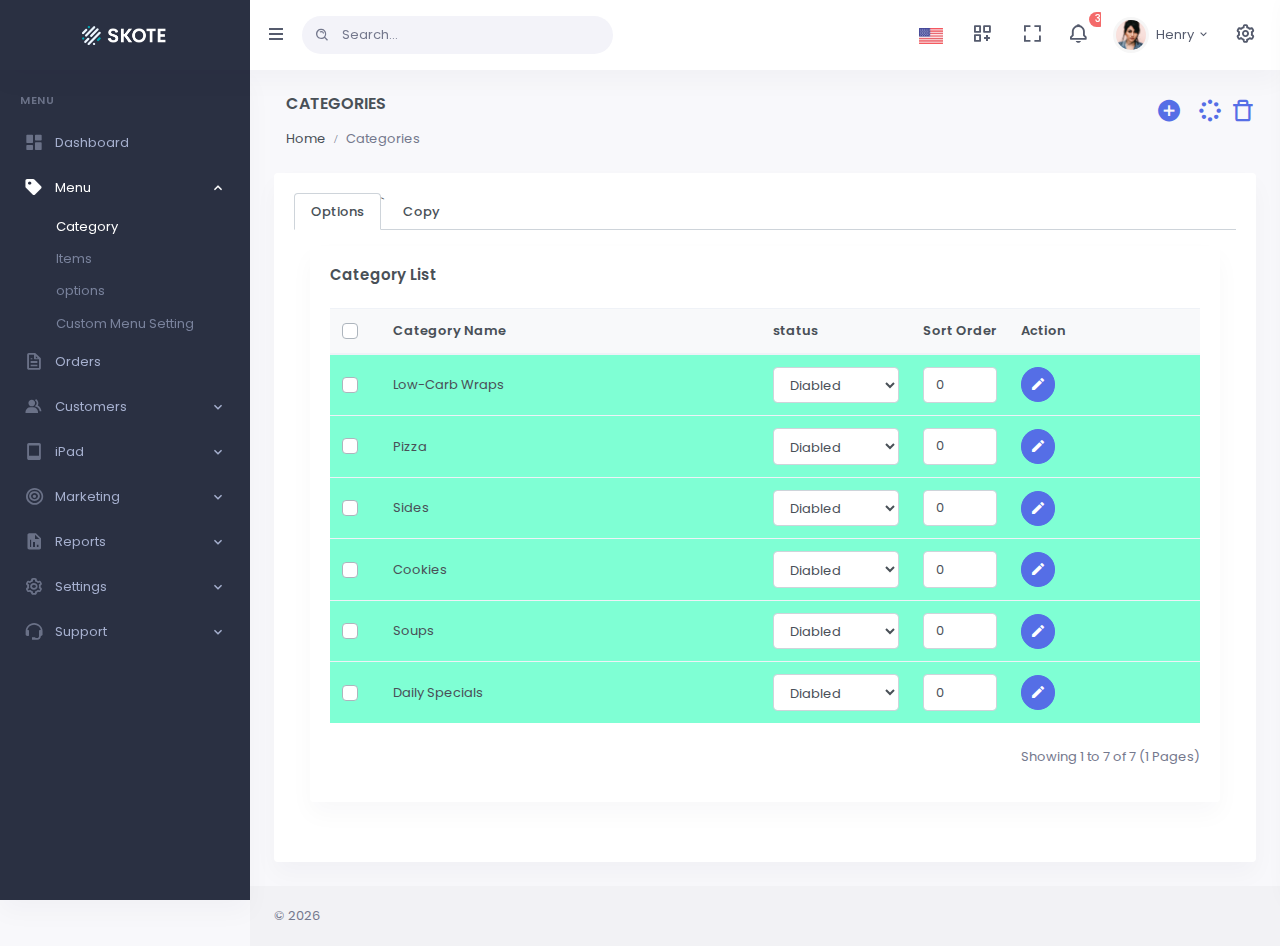
<file: menu-cateory.html>
<!DOCTYPE html>
<html lang="en">

<head>
    <meta charset="utf-8" />
    <title>Starter Page | Skote - Responsive Bootstrap 4 Admin Dashboard</title>
    <meta name="viewport" content="width=device-width, initial-scale=1.0" />
    <meta content="Premium Multipurpose Admin & Dashboard Template" name="description" />
    <meta content="Themesbrand" name="author" />
    <!-- App favicon -->
    <link rel="shortcut icon" href="assets/images/favicon.ico" />

    <!-- Bootstrap Css -->
    <link href="assets/css/bootstrap.min.css" id="bootstrap-style" rel="stylesheet" type="text/css" />
    <!-- Icons Css -->
    <link href="assets/css/icons.min.css" rel="stylesheet" type="text/css" />
    <!-- App Css-->
    <link href="assets/css/app.min.css" id="app-style" rel="stylesheet" type="text/css" />
</head>

<body data-sidebar="dark">
    <!-- Begin page -->
    <div id="layout-wrapper">
        <header id="page-topbar">
            <div class="navbar-header">
                <div class="d-flex">
                    <!-- LOGO -->
                    <div class="navbar-brand-box">
                        <a href="index.html" class="logo logo-dark">
                            <span class="logo-sm">
                                <img src="assets/images/logo.svg" alt="" height="22" />
                            </span>
                            <span class="logo-lg">
                                <img src="assets/images/logo-dark.png" alt="" height="17" />
                            </span>
                        </a>

                        <a href="index.html" class="logo logo-light">
                            <span class="logo-sm">
                                <img src="assets/images/logo-light.svg" alt="" height="22" />
                            </span>
                            <span class="logo-lg">
                                <img src="assets/images/logo-light.png" alt="" height="19" />
                            </span>
                        </a>
                    </div>

                    <button type="button" class="btn btn-sm px-3 font-size-16 header-item waves-effect"
                        id="vertical-menu-btn">
                        <i class="fa fa-fw fa-bars"></i>
                    </button>

                    <!-- App Search-->
                    <form class="app-search d-none d-lg-block">
                        <div class="position-relative">
                            <input type="text" class="form-control" placeholder="Search..." />
                            <span class="bx bx-search-alt"></span>
                        </div>
                    </form>


                </div>

                <div class="d-flex">
                    <div class="dropdown d-inline-block d-lg-none ml-2">
                        <button type="button" class="btn header-item noti-icon waves-effect"
                            id="page-header-search-dropdown" data-toggle="dropdown" aria-haspopup="true"
                            aria-expanded="false">
                            <i class="mdi mdi-magnify"></i>
                        </button>
                        <div class="dropdown-menu dropdown-menu-lg dropdown-menu-right p-0"
                            aria-labelledby="page-header-search-dropdown">
                            <form class="p-3">
                                <div class="form-group m-0">
                                    <div class="input-group">
                                        <input type="text" class="form-control" placeholder="Search ..."
                                            aria-label="Recipient's username" />
                                        <div class="input-group-append">
                                            <button class="btn btn-primary" type="submit">
                                                <i class="mdi mdi-magnify"></i>
                                            </button>
                                        </div>
                                    </div>
                                </div>
                            </form>
                        </div>
                    </div>

                    <div class="dropdown d-inline-block">
                        <button type="button" class="btn header-item waves-effect" data-toggle="dropdown"
                            aria-haspopup="true" aria-expanded="false">
                            <img class="" src="assets/images/flags/us.jpg" alt="Header Language" height="16" />
                        </button>
                        <div class="dropdown-menu dropdown-menu-right">
                            <!-- item-->
                            <a href="javascript:void(0);" class="dropdown-item notify-item">
                                <img src="assets/images/flags/spain.jpg" alt="user-image" class="mr-1" height="12" />
                                <span class="align-middle">Spanish</span>
                            </a>

                            <!-- item-->
                            <a href="javascript:void(0);" class="dropdown-item notify-item">
                                <img src="assets/images/flags/germany.jpg" alt="user-image" class="mr-1" height="12" />
                                <span class="align-middle">German</span>
                            </a>

                            <!-- item-->
                            <a href="javascript:void(0);" class="dropdown-item notify-item">
                                <img src="assets/images/flags/italy.jpg" alt="user-image" class="mr-1" height="12" />
                                <span class="align-middle">Italian</span>
                            </a>

                            <!-- item-->
                            <a href="javascript:void(0);" class="dropdown-item notify-item">
                                <img src="assets/images/flags/russia.jpg" alt="user-image" class="mr-1" height="12" />
                                <span class="align-middle">Russian</span>
                            </a>
                        </div>
                    </div>

                    <div class="dropdown d-none d-lg-inline-block ml-1">
                        <button type="button" class="btn header-item noti-icon waves-effect" data-toggle="dropdown"
                            aria-haspopup="true" aria-expanded="false">
                            <i class="bx bx-customize"></i>
                        </button>
                        <div class="dropdown-menu dropdown-menu-lg dropdown-menu-right">
                            <div class="px-lg-2">
                                <div class="row no-gutters">
                                    <div class="col">
                                        <a class="dropdown-icon-item" href="#">
                                            <img src="assets/images/brands/github.png" alt="Github" />
                                            <span>GitHub</span>
                                        </a>
                                    </div>
                                    <div class="col">
                                        <a class="dropdown-icon-item" href="#">
                                            <img src="assets/images/brands/bitbucket.png" alt="bitbucket" />
                                            <span>Bitbucket</span>
                                        </a>
                                    </div>
                                    <div class="col">
                                        <a class="dropdown-icon-item" href="#">
                                            <img src="assets/images/brands/dribbble.png" alt="dribbble" />
                                            <span>Dribbble</span>
                                        </a>
                                    </div>
                                </div>

                                <div class="row no-gutters">
                                    <div class="col">
                                        <a class="dropdown-icon-item" href="#">
                                            <img src="assets/images/brands/dropbox.png" alt="dropbox" />
                                            <span>Dropbox</span>
                                        </a>
                                    </div>
                                    <div class="col">
                                        <a class="dropdown-icon-item" href="#">
                                            <img src="assets/images/brands/mail_chimp.png" alt="mail_chimp" />
                                            <span>Mail Chimp</span>
                                        </a>
                                    </div>
                                    <div class="col">
                                        <a class="dropdown-icon-item" href="#">
                                            <img src="assets/images/brands/slack.png" alt="slack" />
                                            <span>Slack</span>
                                        </a>
                                    </div>
                                </div>
                            </div>
                        </div>
                    </div>

                    <div class="dropdown d-none d-lg-inline-block ml-1">
                        <button type="button" class="btn header-item noti-icon waves-effect" data-toggle="fullscreen">
                            <i class="bx bx-fullscreen"></i>
                        </button>
                    </div>

                    <div class="dropdown d-inline-block">
                        <button type="button" class="btn header-item noti-icon waves-effect"
                            id="page-header-notifications-dropdown" data-toggle="dropdown" aria-haspopup="true"
                            aria-expanded="false">
                            <i class="bx bx-bell bx-tada"></i>
                            <span class="badge badge-danger badge-pill">3</span>
                        </button>
                        <div class="dropdown-menu dropdown-menu-lg dropdown-menu-right p-0"
                            aria-labelledby="page-header-notifications-dropdown">
                            <div class="p-3">
                                <div class="row align-items-center">
                                    <div class="col">
                                        <h6 class="m-0">Notifications</h6>
                                    </div>
                                    <div class="col-auto">
                                        <a href="#!" class="small"> View All</a>
                                    </div>
                                </div>
                            </div>
                            <div data-simplebar style="max-height: 230px">
                                <a href="" class="text-reset notification-item">
                                    <div class="media">
                                        <div class="avatar-xs mr-3">
                                            <span class="avatar-title bg-primary rounded-circle font-size-16">
                                                <i class="bx bx-cart"></i>
                                            </span>
                                        </div>
                                        <div class="media-body">
                                            <h6 class="mt-0 mb-1">Your order is placed</h6>
                                            <div class="font-size-12 text-muted">
                                                <p class="mb-1">
                                                    If several languages coalesce the grammar
                                                </p>
                                                <p class="mb-0">
                                                    <i class="mdi mdi-clock-outline"></i> 3 min ago
                                                </p>
                                            </div>
                                        </div>
                                    </div>
                                </a>
                                <a href="" class="text-reset notification-item">
                                    <div class="media">
                                        <img src="assets/images/users/avatar-3.jpg"
                                            class="mr-3 rounded-circle avatar-xs" alt="user-pic" />
                                        <div class="media-body">
                                            <h6 class="mt-0 mb-1">James Lemire</h6>
                                            <div class="font-size-12 text-muted">
                                                <p class="mb-1">
                                                    It will seem like simplified English.
                                                </p>
                                                <p class="mb-0">
                                                    <i class="mdi mdi-clock-outline"></i> 1 hours ago
                                                </p>
                                            </div>
                                        </div>
                                    </div>
                                </a>
                                <a href="" class="text-reset notification-item">
                                    <div class="media">
                                        <div class="avatar-xs mr-3">
                                            <span class="avatar-title bg-success rounded-circle font-size-16">
                                                <i class="bx bx-badge-check"></i>
                                            </span>
                                        </div>
                                        <div class="media-body">
                                            <h6 class="mt-0 mb-1">Your item is shipped</h6>
                                            <div class="font-size-12 text-muted">
                                                <p class="mb-1">
                                                    If several languages coalesce the grammar
                                                </p>
                                                <p class="mb-0">
                                                    <i class="mdi mdi-clock-outline"></i> 3 min ago
                                                </p>
                                            </div>
                                        </div>
                                    </div>
                                </a>

                                <a href="" class="text-reset notification-item">
                                    <div class="media">
                                        <img src="assets/images/users/avatar-4.jpg"
                                            class="mr-3 rounded-circle avatar-xs" alt="user-pic" />
                                        <div class="media-body">
                                            <h6 class="mt-0 mb-1">Salena Layfield</h6>
                                            <div class="font-size-12 text-muted">
                                                <p class="mb-1">
                                                    As a skeptical Cambridge friend of mine occidental.
                                                </p>
                                                <p class="mb-0">
                                                    <i class="mdi mdi-clock-outline"></i> 1 hours ago
                                                </p>
                                            </div>
                                        </div>
                                    </div>
                                </a>
                            </div>
                            <div class="p-2 border-top">
                                <a class="btn btn-sm btn-link font-size-14 btn-block text-center"
                                    href="javascript:void(0)">
                                    <i class="mdi mdi-arrow-right-circle mr-1"></i> View More..
                                </a>
                            </div>
                        </div>
                    </div>

                    <div class="dropdown d-inline-block">
                        <button type="button" class="btn header-item waves-effect" id="page-header-user-dropdown"
                            data-toggle="dropdown" aria-haspopup="true" aria-expanded="false">
                            <img class="rounded-circle header-profile-user" src="assets/images/users/avatar-1.jpg"
                                alt="Header Avatar" />
                            <span class="d-none d-xl-inline-block ml-1">Henry</span>
                            <i class="mdi mdi-chevron-down d-none d-xl-inline-block"></i>
                        </button>
                        <div class="dropdown-menu dropdown-menu-right">
                            <!-- item-->
                            <a class="dropdown-item" href="#"><i class="bx bx-user font-size-16 align-middle mr-1"></i>
                                Profile</a>
                            <a class="dropdown-item" href="#"><i
                                    class="bx bx-wallet font-size-16 align-middle mr-1"></i>
                                My Wallet</a>
                            <a class="dropdown-item d-block" href="#"><span
                                    class="badge badge-success float-right">11</span><i
                                    class="bx bx-wrench font-size-16 align-middle mr-1"></i>
                                Settings</a>
                            <a class="dropdown-item" href="#"><i
                                    class="bx bx-lock-open font-size-16 align-middle mr-1"></i>
                                Lock screen</a>
                            <div class="dropdown-divider"></div>
                            <a class="dropdown-item text-danger" href="#"><i
                                    class="bx bx-power-off font-size-16 align-middle mr-1 text-danger"></i>
                                Logout</a>
                        </div>
                    </div>

                    <div class="dropdown d-inline-block">
                        <button type="button" class="btn header-item noti-icon right-bar-toggle waves-effect">
                            <i class="bx bx-cog bx-spin"></i>
                        </button>
                    </div>
                </div>
            </div>
        </header>

        <!-- ========== Left Sidebar Start ========== -->
        <div class="vertical-menu">
            <div data-simplebar class="h-100">
                <!--- Sidemenu -->
                <div id="sidebar-menu">
                    <!-- Left Menu Start -->
                    <ul class="metismenu list-unstyled" id="side-menu">
                        <li class="menu-title">Menu</li>

                        <li>
                            <a href="index.html" class="waves-effect">
                                <i class="bx bxs-dashboard"></i>
                                <span>Dashboard</span>
                            </a>
                        </li>

                        <li>
                            <a href="javascript: void(0);" class="has-arrow waves-effect">
                                <i class="bx bxs-purchase-tag"></i>
                                <span>Menu</span>
                            </a>
                            <ul class="sub-menu" aria-expanded="false">
                                <li><a href="menu-cateory.html">Category</a></li>
                                 <li><a href="menu-items.html">Items</a></li>
                                <li><a href="menu-options.html">options</a></li>
                                
                                <li>
                                    <a href="menu-setting.html">Custom Menu Setting</a>
                            </ul>
                        </li>
                        <li>
                            <a href="javascript:;" class="waves-effect">
                                <i class="bx bx-file"></i>
                                <span>Orders</span>
                            </a>
                        </li>
                        <li>
                            <a href="javascript: void(0);" class="has-arrow waves-effect">
                                <i class="bx bxs-group"></i>
                                <span>Customers</span>
                            </a>
                            <ul class="sub-menu" aria-expanded="false">
                                <li><a href="javascript:;">Customers</a></li>
                                <li><a href="javascript:;">Blacklist</a></li>
                                <li><a href="javascript:;">Student Form</a></li>
                            </ul>
                        </li>
                        <li>
                            <a href="javascript: void(0);" class="has-arrow waves-effect">
                                <i class="bx bx-tab                  "></i>
                                <span>iPad</span>
                            </a>
                            <ul class="sub-menu" aria-expanded="false">
                                <li><a href="auth-login.html">iPad Settings</a></li>
                            </ul>
                        </li>
                        <li>
                            <a href="javascript: void(0);" class="has-arrow waves-effect">
                                <i class="bx bx-bullseye
                  "></i>
                                <span>Marketing</span>
                            </a>
                            <ul class="sub-menu" aria-expanded="true">
                                <li><a href="javascript: void(0);">Coupons</a></li>
                                <li>
                                    <a href="javascript: void(0);" class="has-arrow">reEngage</a>
                                    <ul class="sub-menu" aria-expanded="true">
                                        <li><a href="javascript: void(0);">Campaigns</a></li>
                                        <li><a href="javascript: void(0);">Sent Mail</a></li>
                                    </ul>
                                </li>
                                <li><a href="javascript: void(0);">More Info</a></li>
                                <li><a href="javascript: void(0);">Integration</a></li>
                                <li>
                                    <a href="javascript: void(0);" class="has-arrow">Alert</a>
                                    <ul class="sub-menu" aria-expanded="true">
                                        <li><a href="javascript: void(0);">Custom Alert</a></li>
                                    </ul>
                                </li>
                            </ul>
                        </li>
                        <li>
                            <a href="javascript: void(0);" class="has-arrow waves-effect">
                                <i class="bx bxs-report"></i>
                                <span>Reports</span>
                            </a>
                            <ul class="sub-menu" aria-expanded="true">
                                <li>
                                    <a href="javascript: void(0);" class="has-arrow">Orders</a>
                                    <ul class="sub-menu" aria-expanded="true">
                                        <li><a href="report-orders.html">Orders</a></li>
                                        <li><a href="report-taxes.html">Tax</a></li>
                                        <li><a href="report-coupons.html">Coupons</a></li>
                                    </ul>
                                </li>
                                <li>
                                    <a href="javascript: void(0);" class="has-arrow">Products</a>
                                    <ul class="sub-menu" aria-expanded="true">
                                        <li><a href="report-product-viewed.html">Viewed</a></li>
                                        <li><a href="products-purchased-report.html">Purchased</a></li>
                                    </ul>
                                </li>
                                <li><a href="javascript: void(0);">Transactions</a></li>
                            </ul>
                        </li>

                        <li>
                            <a href="javascript: void(0);" class="has-arrow waves-effect">
                                <i class="bx bx-cog"></i>
                                <span>Settings</span>
                            </a>
                            <ul class="sub-menu" aria-expanded="true">
                                <li><a href="javascript:;">Payment Gateway</a></li>
                                <li><a href="javascript:;">Settings</a></li>
                                <li><a href="javascript:;">Set Holiday</a></li>
                                <li>
                                    <a href="javascript: void(0);" class="has-arrow">Localization</a>
                                    <ul class="sub-menu" aria-expanded="true">
                                        <li><a href="javascript: void(0);">Taxes</a></li>
                                    </ul>
                                </li>
                            </ul>
                        </li>
                        <li>
                            <a href="javascript: void(0);" class="has-arrow waves-effect">
                                <i class="bx bx-support"></i>
                                <span>Support</span>
                            </a>
                            <ul class="sub-menu" aria-expanded="false">
                                <li><a href="javascript:;">Ticket</a></li>
                                <li><a href="javascript:;">FAQ</a></li>
                                <li><a href="javascript:;">Video Tutorial</a></li>
                            </ul>
                        </li>
             
                    </ul>
                </div>
                <!-- Sidebar -->
            </div>
        </div>
        <!-- Left Sidebar End -->

        <!-- ============================================================== -->
        <!-- Start right Content here -->
        <!-- ============================================================== -->
        <div class="main-content">
            <div class="page-content">
                <div class="container-fluid">
                    <!-- start page title -->
                    <div class="row">
                        <div class="col-12">
                            <div class="page-title-box d-flex align-items-start justify-content-between">
                                <div class="col">
                                    <h4 class="mb-3 font-size-18">Categories</h4>

                                    <div class="page-title-right">
                                        <ol class="breadcrumb m-0">
                                            <li class="breadcrumb-item">
                                                <a href="javascript: void(0);">Home</a>
                                            </li>
                                            <li class="breadcrumb-item active">Categories</li>
                                        </ol>
                                    </div>
                                </div>
                                <div class="fa-2x"> <a href="#"> <i class="bx bxs-plus-circle
                                    "></i> 
                                </a> 
                                <a href="#" class="ml-2"> <i class="bx bx-loader-circle"></i>
                                 </a> 
                                 <a href="#"><i class="bx bx-trash-alt
                                    "></i></a> </div>
                            </div>
                        </div>
                    </div>
                    <div class="row">
                        <div class="col-12">

                            <div class="card">
                                <div class="card-body">
    
                                   
                                    <!-- Nav tabs -->
                                    <ul class="nav nav-tabs" role="tablist">
                                        <li class="nav-item">
                                            <a class="nav-link active" data-toggle="tab" href="#options" role="tab">
                                                <span class="d-block d-sm-none"><i class="fas fa-home"></i></span>
                                                <span class="d-none d-sm-block">Options</span>    
                                            </a>
                                        </li>`
                                        <li class="nav-item">
                                            <a class="nav-link" data-toggle="tab" href="#copy" role="tab">
                                                <span class="d-block d-sm-none"><i class="far fa-user"></i></span>
                                                <span class="d-none d-sm-block">Copy</span>    
                                            </a>
                                        </li>
                                       
                                    </ul>
    
                                    <!-- Tab panes -->
                                    <div class="tab-content p-3 text-muted">
                                        <div class="tab-pane active" id="options" role="tabpanel">
                                            <div class="card">
                                                <div class="card-body"> <h4 class="card-title mb-4">Category List</h4>
                                                 <div class="table-responsive">
                                                     <table class="table table-centered table-nowrap mb-0">
                                                         <thead class="thead-light">
                                                             <tr class="bg-transparent1" style="background-color: aquamarine;">
                                                                 <th style="width: 20px;">
                                                                     <div
                                                                         class="custom-control custom-checkbox">
                                                                         <input type="checkbox"
                                                                             class="custom-control-input"
                                                                             id="customCheck1">
                                                                         <label class="custom-control-label"
                                                                             for="customCheck1">&nbsp;</label>
                                                                     </div>
                                                                 </th>
                                                                 <th>	Category Name</th>
                                                                 <th> status</th>
                                                                 <th>Sort Order</th>
                                                                 <th>Action</th>
                                                                 
                                         
                                                             </tr>
                                                         </thead>
                                                         <tbody>
                                                            <tr class="bg-transparent1" style="background-color: aquamarine;">
                                                                 <td>
                                                                     <div
                                                                         class="custom-control custom-checkbox">
                                                                         <input type="checkbox"
                                                                             class="custom-control-input"
                                                                             id="customCheck2">
                                                                         <label class="custom-control-label"
                                                                             for="customCheck2">&nbsp;</label>
                                                                     </div>
                                                                 </td>
                                         
                                                                 <td>
                                                                     Low-Carb Wraps
                                                                 </td>
                                                                 <td>
                                                                     <select class="form-control disable-bg change-bg">
                                                                         <option value="1">Diabled</option>
                                                                         <option value="2">Enabled</option>
                                                                     </select>
                                                                 </td>
                                                                 <td>
                                                                  <input type="text" value="0" class="form-control">
                                                                 </td>
                                                                
                                         
                                                                 <td>
                                                                     <!-- Button trigger modal -->
                                                                     <button type="button"
                                                                         class="btn btn-primary btn-sm btn-rounded waves-effect waves-light open-nested-location-tab"
                                                                         data-toggle="modal"
                                                                         data-target=".exampleModal">
                                                                         <i
                                                                             class="mdi mdi-pencil d-block font-size-16"></i>
                                                                     </button>
                                                                 </td>
                                                             </tr>
                                         
                                                             <tr class="bg-transparent1" style="background-color: aquamarine;">
                                                                 <td>
                                                                     <div
                                                                         class="custom-control custom-checkbox">
                                                                         <input type="checkbox"
                                                                             class="custom-control-input"
                                                                             id="customCheck3">
                                                                         <label class="custom-control-label"
                                                                             for="customCheck3">&nbsp;</label>
                                                                     </div>
                                                                 </td>
                                         
                                                                 <td>Pizza</td>
                                                                 <td>
                                                                     <select class="form-control disable-bg change-bg">
                                                                        <option value="1">Diabled</option>
                                                                        <option value="2">Enabled</option>
                                                                     </select>
                                                                 </td>
                                                                 <td>
                                                                  <input type="text" value="0" class="form-control">
                                                                 </td>
                                         
                                                                 <td>
                                                                     <!-- Button trigger modal -->
                                                                     <button type="button"
                                                                         class="btn btn-primary btn-sm btn-rounded waves-effect waves-light open-nested-location-tab
                                                                         data-toggle="modal"
                                                                         data-target=".exampleModal">
                                                                         <i
                                                                             class="mdi mdi-pencil d-block font-size-16"></i>
                                                                     </button>
                                                                    </tr>
                                                                </td>
                                                             <tr class="bg-transparent1" style="background-color: aquamarine;">
                                                                 <td>
                                                                     <div
                                                                         class="custom-control custom-checkbox">
                                                                         <input type="checkbox"
                                                                             class="custom-control-input"
                                                                             id="customCheck2">
                                                                         <label class="custom-control-label"
                                                                             for="customCheck2">&nbsp;</label>
                                                                     </div>
                                                                 </td>
                                         
                                                                 <td>Sides</td>
                                                                 <td>
                                                                     <select class="form-control disable-bg change-bg">
                                                                        <option value="1">Diabled</option>
                                                                        <option value="2">Enabled</option>
                                                                     </select>
                                                                 </td>
                                                                 <td>
                                                                  <input type="text" value="0" class="form-control">
                                                                 </td>
                                                                 
                                         
                                                                 <td>
                                                                     <!-- Button trigger modal -->
                                                                     <button type="button"
                                                                         class="btn btn-primary btn-sm btn-rounded waves-effect waves-light open-nested-location-tab"
                                                                         data-toggle="modal"
                                                                         data-target=".exampleModal">
                                                                         <i
                                                                             class="mdi mdi-pencil d-block font-size-16"></i>
                                                                     </button>
                                                                 </td>
                                                             </tr>
                                         
                                                             <tr class="bg-transparent1" style="background-color: aquamarine;">
                                                                 <td>
                                                                     <div
                                                                         class="custom-control custom-checkbox">
                                                                         <input type="checkbox"
                                                                             class="custom-control-input"
                                                                             id="customCheck3">
                                                                         <label class="custom-control-label"
                                                                             for="customCheck3">&nbsp;</label>
                                                                     </div>
                                                                 </td>
                                         
                                                                 <td>Cookies</td>
                                                                 <td>
                                                                     <select class="form-control disable-bg chnage-bg">
                                                                        <option value="1">Diabled</option>
                                                                         <option value="2">Enabled</option>
                                                                     </select>
                                                                 </td>
                                                                 <td>
                                                                  <input type="text" value="0" class="form-control">
                                                                 </td>
                                                               
                                         
                                                                 <td>
                                                                     <!-- Button trigger modal -->
                                                                     <button type="button"
                                                                         class="btn btn-primary btn-sm btn-rounded waves-effect waves-light open-nested-location-tab"
                                                                         data-toggle="modal"
                                                                         data-target=".exampleModal">
                                                                         <i
                                                                             class="mdi mdi-pencil d-block font-size-16"></i>
                                                                     </button>
                                                                 </td>
                                                             </tr >
                                                             <tr class="bg-transparent1" style="background-color: aquamarine;">
                                                                 <td>
                                                                     <div
                                                                         class="custom-control custom-checkbox">
                                                                         <input type="checkbox"
                                                                             class="custom-control-input"
                                                                             id="customCheck2">
                                                                         <label class="custom-control-label"
                                                                             for="customCheck2">&nbsp;</label>
                                                                     </div>
                                                                 </td>
                                         
                                                                 <td>Soups</td>
                                                                 <td>
                                                                     <select class="form-control disable-bg change-bg">
                                                                        <option value="1">Diabled</option>
                                                                        <option value="2">Enabled</option>
                                                                     </select>
                                                                 </td>
                                                                 <td>
                                                                  <input type="text" value="0" class="form-control">
                                                                 </td>
                                                                
                                         
                                                                 <td>
                                                                     <!-- Button trigger modal -->
                                                                     <button type="button"
                                                                         class="btn btn-primary btn-sm btn-rounded waves-effect waves-light open-nested-location-tab"
                                                                         data-toggle="modal"
                                                                         data-target=".exampleModal">
                                                                         <i
                                                                             class="mdi mdi-pencil d-block font-size-16"></i>
                                                                     </button>
                                                                 </td>
                                                             </tr>
                                         
                                                             <tr class="bg-transparent1" style="background-color: aquamarine;">
                                                                 <td>
                                                                     <div
                                                                         class="custom-control custom-checkbox">
                                                                         <input type="checkbox"
                                                                             class="custom-control-input"
                                                                             id="customCheck3">
                                                                         <label class="custom-control-label"
                                                                             for="customCheck3">&nbsp;</label>
                                                                     </div>
                                                                 </td>
                                         
                                                                 <td>Daily Specials</td>
                                                                 <td width="150">
                                                                     <select class="form-control disable-bg change-bg">
                                                                        <option value="1">Diabled</option>
                                                                         <option value="2">Enabled</option>
                                                                     </select>
                                                                 </td>
                                                                 <td width="20">
                                                                  <input type="text" value="0" class="form-control">
                                                                 </td>
                                                                
                                         
                                                                 <td>
                                                                     <!-- Button trigger modal -->
                                                                     <button type="button"
                                                                         class="btn btn-primary btn-sm btn-rounded waves-effect waves-light open-nested-location-tab"
                                                                         data-toggle="modal"
                                                                         data-target=".exampleModal">
                                                                         <i
                                                                             class="mdi mdi-pencil d-block font-size-16"></i>
                                                                     </button>
                                                                 </td>
                                                             </tr>
                                         
                                         
                                                         </tbody>
                                                     </table>
                                                     <p class="text-right mt-4">Showing 1 to 7 of 7 (1 Pages)
                                                     </p>
                                                 </div></div>
                                            </div>
                                             <!-- end table-responsive -->
                                        </div>
                                        <div class="tab-pane" id="copy" role="tabpanel">
                                            <h4>Group Category info</h4>
                                            <p class="mb-0">
                                                Food truck fixie locavore, accusamus mcsweeney's marfa nulla
                                                single-origin coffee squid. Exercitation +1 labore velit, blog
                                                sartorial PBR leggings next level wes anderson artisan four loko
                                                farm-to-table craft beer twee. Qui photo booth letterpress,
                                                commodo enim craft beer mlkshk aliquip jean shorts ullamco ad
                                                vinyl cillum PBR. Homo nostrud organic, assumenda labore
                                                aesthetic magna delectus.
                                            </p>
                                        </div>
                                       
                                       
                                    </div>
    
                                </div>
                            </div>





                        </div>
                    </div>
                </div>
                <!-- end page title -->
            </div>
            <!-- container-fluid -->
        </div>
        <!-- End Page-content -->

        <footer class="footer">
            <div class="container-fluid">
                <div class="row">
                    <div class="col-sm">
                        &copy;
                        <script>
                            document.write(new Date().getFullYear());
                        </script>
                    </div>
                </div>
            </div>
        </footer>
    </div>
    <!-- end main content-->
    </div>
    <!-- END layout-wrapper -->

    <!-- Right Sidebar -->
    <div class="right-bar">
        <div data-simplebar class="h-100">
            <div class="rightbar-title px-3 py-4">
                <a href="javascript:void(0);" class="right-bar-toggle float-right">
                    <i class="mdi mdi-close noti-icon"></i>
                </a>
                <h5 class="m-0">Settings</h5>
            </div>

            <!-- Settings -->
            <hr class="mt-0" />
            <h6 class="text-center mb-0">Choose Layouts</h6>

            <div class="p-4">
                <div class="mb-2">
                    <img src="assets/images/layouts/layout-1.jpg" class="img-fluid img-thumbnail" alt="" />
                </div>
                <div class="custom-control custom-switch mb-3">
                    <input type="checkbox" class="custom-control-input theme-choice" id="light-mode-switch" checked />
                    <label class="custom-control-label" for="light-mode-switch">Light Mode</label>
                </div>

                <div class="mb-2">
                    <img src="assets/images/layouts/layout-2.jpg" class="img-fluid img-thumbnail" alt="" />
                </div>
                <div class="custom-control custom-switch mb-3">
                    <input type="checkbox" class="custom-control-input theme-choice" id="dark-mode-switch"
                        data-bsStyle="assets/css/bootstrap-dark.min.css" data-appStyle="assets/css/app-dark.min.css" />
                    <label class="custom-control-label" for="dark-mode-switch">Dark Mode</label>
                </div>

                <div class="mb-2">
                    <img src="assets/images/layouts/layout-3.jpg" class="img-fluid img-thumbnail" alt="" />
                </div>
                <div class="custom-control custom-switch mb-5">
                    <input type="checkbox" class="custom-control-input theme-choice" id="rtl-mode-switch"
                        data-appStyle="assets/css/app-rtl.min.css" />
                    <label class="custom-control-label" for="rtl-mode-switch">RTL Mode</label>
                </div>
            </div>
        </div>
        <!-- end slimscroll-menu-->
    </div>
    <!-- /Right-bar -->

    <!-- Right bar overlay-->
    <div class="rightbar-overlay"></div>

    <!-- JAVASCRIPT -->
    <script src="assets/libs/jquery/jquery.min.js"></script>
    <script src="assets/libs/bootstrap/js/bootstrap.bundle.min.js"></script>
    <script src="assets/libs/metismenu/metisMenu.min.js"></script>
    <script src="assets/libs/simplebar/simplebar.min.js"></script>
    <script src="assets/libs/node-waves/waves.min.js"></script>

    <script src="assets/libs/apexcharts/apexcharts.min.js"></script>

    <script src="assets/js/pages/dashboard.init.js"></script>
    <script src="assets/js/app.js"></script>
    <script>
//  $("#enable").css("color", "aquamarine");
//  $("#disable").css("color", "aquamarine");
            $('.change-bg').on('change', function (event) {
            
                if (this.value == '1') {
                    $(".bg-transparent1").css("background-color", "aquamarine");
                } else {
                    $(".bg-transparent1").css("background-color", "white");
                }
            });
    </script>
    <!-- <script>
        $('.change-bg').on('change', function (event) {
      
          if (this.value == '1') {
            $(this).parents("tr").addClass("green");
          }
      
          else (this.value == '2') {
            $(this).parents("tr").removeClass("green");
          }    
        });
      </script> -->
</body>

</html>
</file>
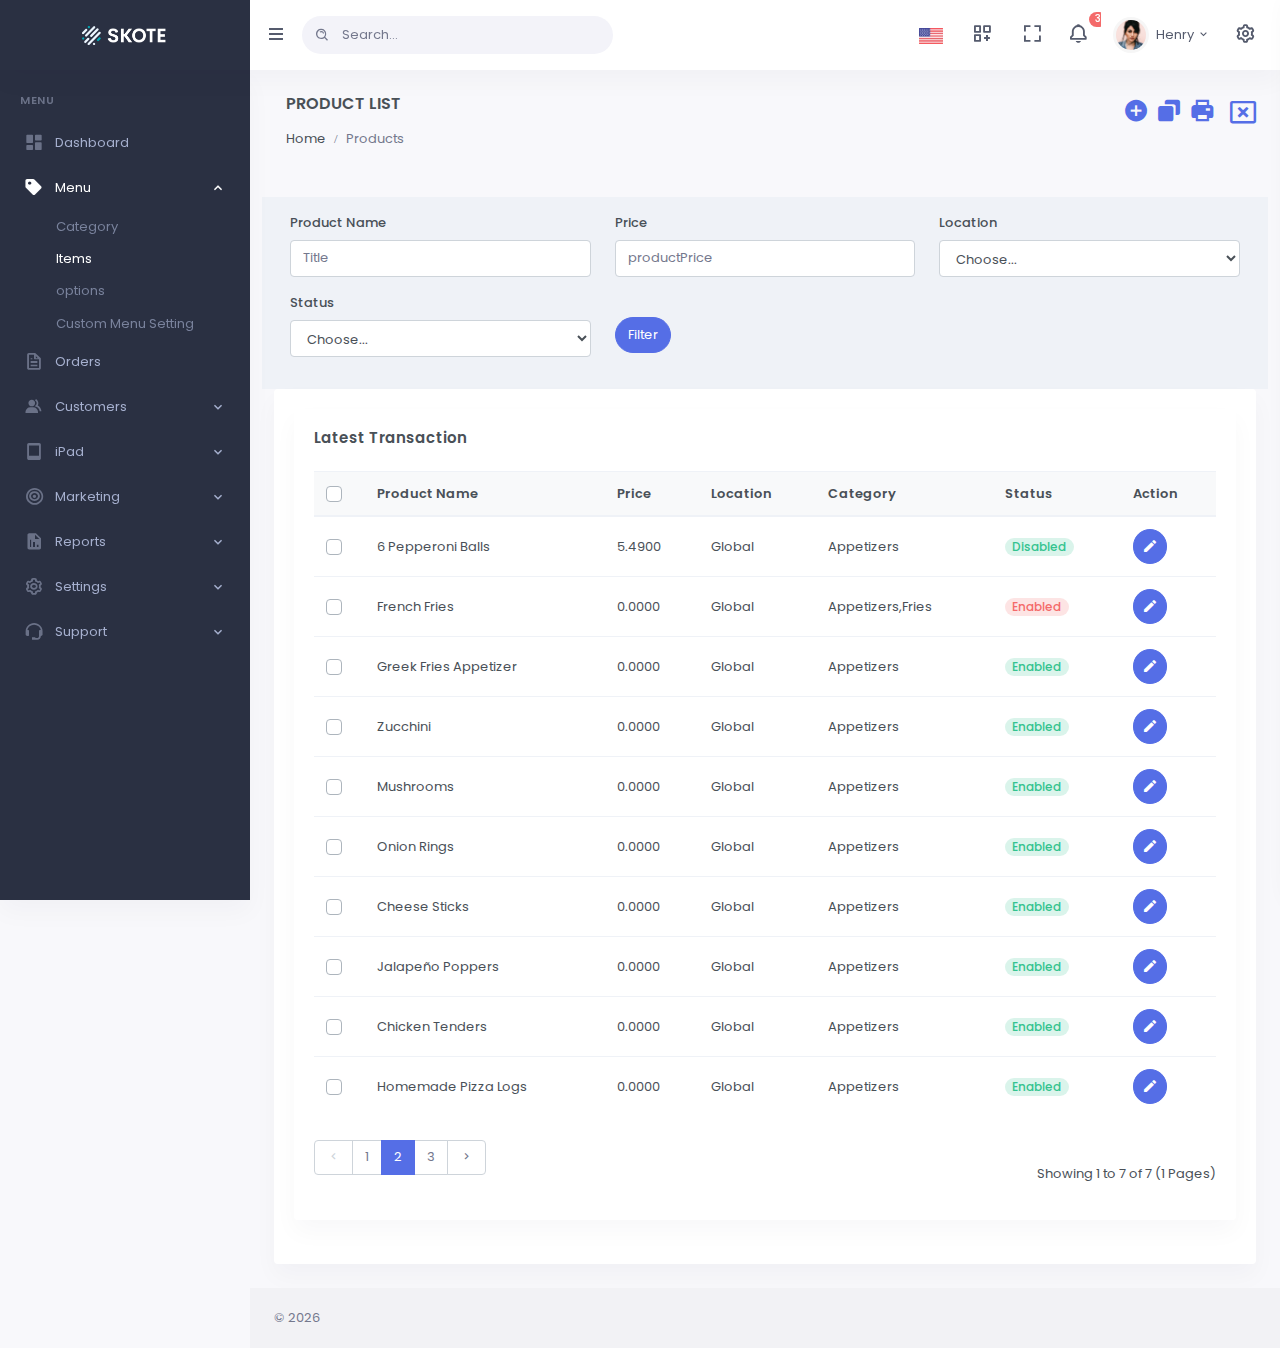
<file: menu-items.html>
<!DOCTYPE html>
<html lang="en">

<head>
    <meta charset="utf-8" />
    <title>Starter Page | Skote - Responsive Bootstrap 4 Admin Dashboard</title>
    <meta name="viewport" content="width=device-width, initial-scale=1.0" />
    <meta content="Premium Multipurpose Admin & Dashboard Template" name="description" />
    <meta content="Themesbrand" name="author" />
    <!-- App favicon -->
    <link rel="shortcut icon" href="assets/images/favicon.ico" />

    <!-- Bootstrap Css -->
    <link href="assets/css/bootstrap.min.css" id="bootstrap-style" rel="stylesheet" type="text/css" />
    <!-- Icons Css -->
    <link href="assets/css/icons.min.css" rel="stylesheet" type="text/css" />
    <!-- App Css-->
    <link href="assets/css/app.min.css" id="app-style" rel="stylesheet" type="text/css" />
</head>

<body data-sidebar="dark">
    <!-- Begin page -->
    <div id="layout-wrapper">
        <header id="page-topbar">
            <div class="navbar-header">
                <div class="d-flex">
                    <!-- LOGO -->
                    <div class="navbar-brand-box">
                        <a href="index.html" class="logo logo-dark">
                            <span class="logo-sm">
                                <img src="assets/images/logo.svg" alt="" height="22" />
                            </span>
                            <span class="logo-lg">
                                <img src="assets/images/logo-dark.png" alt="" height="17" />
                            </span>
                        </a>

                        <a href="index.html" class="logo logo-light">
                            <span class="logo-sm">
                                <img src="assets/images/logo-light.svg" alt="" height="22" />
                            </span>
                            <span class="logo-lg">
                                <img src="assets/images/logo-light.png" alt="" height="19" />
                            </span>
                        </a>
                    </div>

                    <button type="button" class="btn btn-sm px-3 font-size-16 header-item waves-effect"
                        id="vertical-menu-btn">
                        <i class="fa fa-fw fa-bars"></i>
                    </button>

                    <!-- App Search-->
                    <form class="app-search d-none d-lg-block">
                        <div class="position-relative">
                            <input type="text" class="form-control" placeholder="Search..." />
                            <span class="bx bx-search-alt"></span>
                        </div>
                    </form>


                </div>

                <div class="d-flex">
                    <div class="dropdown d-inline-block d-lg-none ml-2">
                        <button type="button" class="btn header-item noti-icon waves-effect"
                            id="page-header-search-dropdown" data-toggle="dropdown" aria-haspopup="true"
                            aria-expanded="false">
                            <i class="mdi mdi-magnify"></i>
                        </button>
                        <div class="dropdown-menu dropdown-menu-lg dropdown-menu-right p-0"
                            aria-labelledby="page-header-search-dropdown">
                            <form class="p-3">
                                <div class="form-group m-0">
                                    <div class="input-group">
                                        <input type="text" class="form-control" placeholder="Search ..."
                                            aria-label="Recipient's username" />
                                        <div class="input-group-append">
                                            <button class="btn btn-primary" type="submit">
                                                <i class="mdi mdi-magnify"></i>
                                            </button>
                                        </div>
                                    </div>
                                </div>
                            </form>
                        </div>
                    </div>

                    <div class="dropdown d-inline-block">
                        <button type="button" class="btn header-item waves-effect" data-toggle="dropdown"
                            aria-haspopup="true" aria-expanded="false">
                            <img class="" src="assets/images/flags/us.jpg" alt="Header Language" height="16" />
                        </button>
                        <div class="dropdown-menu dropdown-menu-right">
                            <!-- item-->
                            <a href="javascript:void(0);" class="dropdown-item notify-item">
                                <img src="assets/images/flags/spain.jpg" alt="user-image" class="mr-1" height="12" />
                                <span class="align-middle">Spanish</span>
                            </a>

                            <!-- item-->
                            <a href="javascript:void(0);" class="dropdown-item notify-item">
                                <img src="assets/images/flags/germany.jpg" alt="user-image" class="mr-1" height="12" />
                                <span class="align-middle">German</span>
                            </a>

                            <!-- item-->
                            <a href="javascript:void(0);" class="dropdown-item notify-item">
                                <img src="assets/images/flags/italy.jpg" alt="user-image" class="mr-1" height="12" />
                                <span class="align-middle">Italian</span>
                            </a>

                            <!-- item-->
                            <a href="javascript:void(0);" class="dropdown-item notify-item">
                                <img src="assets/images/flags/russia.jpg" alt="user-image" class="mr-1" height="12" />
                                <span class="align-middle">Russian</span>
                            </a>
                        </div>
                    </div>

                    <div class="dropdown d-none d-lg-inline-block ml-1">
                        <button type="button" class="btn header-item noti-icon waves-effect" data-toggle="dropdown"
                            aria-haspopup="true" aria-expanded="false">
                            <i class="bx bx-customize"></i>
                        </button>
                        <div class="dropdown-menu dropdown-menu-lg dropdown-menu-right">
                            <div class="px-lg-2">
                                <div class="row no-gutters">
                                    <div class="col">
                                        <a class="dropdown-icon-item" href="#">
                                            <img src="assets/images/brands/github.png" alt="Github" />
                                            <span>GitHub</span>
                                        </a>
                                    </div>
                                    <div class="col">
                                        <a class="dropdown-icon-item" href="#">
                                            <img src="assets/images/brands/bitbucket.png" alt="bitbucket" />
                                            <span>Bitbucket</span>
                                        </a>
                                    </div>
                                    <div class="col">
                                        <a class="dropdown-icon-item" href="#">
                                            <img src="assets/images/brands/dribbble.png" alt="dribbble" />
                                            <span>Dribbble</span>
                                        </a>
                                    </div>
                                </div>

                                <div class="row no-gutters">
                                    <div class="col">
                                        <a class="dropdown-icon-item" href="#">
                                            <img src="assets/images/brands/dropbox.png" alt="dropbox" />
                                            <span>Dropbox</span>
                                        </a>
                                    </div>
                                    <div class="col">
                                        <a class="dropdown-icon-item" href="#">
                                            <img src="assets/images/brands/mail_chimp.png" alt="mail_chimp" />
                                            <span>Mail Chimp</span>
                                        </a>
                                    </div>
                                    <div class="col">
                                        <a class="dropdown-icon-item" href="#">
                                            <img src="assets/images/brands/slack.png" alt="slack" />
                                            <span>Slack</span>
                                        </a>
                                    </div>
                                </div>
                            </div>
                        </div>
                    </div>

                    <div class="dropdown d-none d-lg-inline-block ml-1">
                        <button type="button" class="btn header-item noti-icon waves-effect" data-toggle="fullscreen">
                            <i class="bx bx-fullscreen"></i>
                        </button>
                    </div>

                    <div class="dropdown d-inline-block">
                        <button type="button" class="btn header-item noti-icon waves-effect"
                            id="page-header-notifications-dropdown" data-toggle="dropdown" aria-haspopup="true"
                            aria-expanded="false">
                            <i class="bx bx-bell bx-tada"></i>
                            <span class="badge badge-danger badge-pill">3</span>
                        </button>
                        <div class="dropdown-menu dropdown-menu-lg dropdown-menu-right p-0"
                            aria-labelledby="page-header-notifications-dropdown">
                            <div class="p-3">
                                <div class="row align-items-center">
                                    <div class="col">
                                        <h6 class="m-0">Notifications</h6>
                                    </div>
                                    <div class="col-auto">
                                        <a href="#!" class="small"> View All</a>
                                    </div>
                                </div>
                            </div>
                            <div data-simplebar style="max-height: 230px">
                                <a href="" class="text-reset notification-item">
                                    <div class="media">
                                        <div class="avatar-xs mr-3">
                                            <span class="avatar-title bg-primary rounded-circle font-size-16">
                                                <i class="bx bx-cart"></i>
                                            </span>
                                        </div>
                                        <div class="media-body">
                                            <h6 class="mt-0 mb-1">Your order is placed</h6>
                                            <div class="font-size-12 text-muted">
                                                <p class="mb-1">
                                                    If several languages coalesce the grammar
                                                </p>
                                                <p class="mb-0">
                                                    <i class="mdi mdi-clock-outline"></i> 3 min ago
                                                </p>
                                            </div>
                                        </div>
                                    </div>
                                </a>
                                <a href="" class="text-reset notification-item">
                                    <div class="media">
                                        <img src="assets/images/users/avatar-3.jpg"
                                            class="mr-3 rounded-circle avatar-xs" alt="user-pic" />
                                        <div class="media-body">
                                            <h6 class="mt-0 mb-1">James Lemire</h6>
                                            <div class="font-size-12 text-muted">
                                                <p class="mb-1">
                                                    It will seem like simplified English.
                                                </p>
                                                <p class="mb-0">
                                                    <i class="mdi mdi-clock-outline"></i> 1 hours ago
                                                </p>
                                            </div>
                                        </div>
                                    </div>
                                </a>
                                <a href="" class="text-reset notification-item">
                                    <div class="media">
                                        <div class="avatar-xs mr-3">
                                            <span class="avatar-title bg-success rounded-circle font-size-16">
                                                <i class="bx bx-badge-check"></i>
                                            </span>
                                        </div>
                                        <div class="media-body">
                                            <h6 class="mt-0 mb-1">Your item is shipped</h6>
                                            <div class="font-size-12 text-muted">
                                                <p class="mb-1">
                                                    If several languages coalesce the grammar
                                                </p>
                                                <p class="mb-0">
                                                    <i class="mdi mdi-clock-outline"></i> 3 min ago
                                                </p>
                                            </div>
                                        </div>
                                    </div>
                                </a>

                                <a href="" class="text-reset notification-item">
                                    <div class="media">
                                        <img src="assets/images/users/avatar-4.jpg"
                                            class="mr-3 rounded-circle avatar-xs" alt="user-pic" />
                                        <div class="media-body">
                                            <h6 class="mt-0 mb-1">Salena Layfield</h6>
                                            <div class="font-size-12 text-muted">
                                                <p class="mb-1">
                                                    As a skeptical Cambridge friend of mine occidental.
                                                </p>
                                                <p class="mb-0">
                                                    <i class="mdi mdi-clock-outline"></i> 1 hours ago
                                                </p>
                                            </div>
                                        </div>
                                    </div>
                                </a>
                            </div>
                            <div class="p-2 border-top">
                                <a class="btn btn-sm btn-link font-size-14 btn-block text-center"
                                    href="javascript:void(0)">
                                    <i class="mdi mdi-arrow-right-circle mr-1"></i> View More..
                                </a>
                            </div>
                        </div>
                    </div>

                    <div class="dropdown d-inline-block">
                        <button type="button" class="btn header-item waves-effect" id="page-header-user-dropdown"
                            data-toggle="dropdown" aria-haspopup="true" aria-expanded="false">
                            <img class="rounded-circle header-profile-user" src="assets/images/users/avatar-1.jpg"
                                alt="Header Avatar" />
                            <span class="d-none d-xl-inline-block ml-1">Henry</span>
                            <i class="mdi mdi-chevron-down d-none d-xl-inline-block"></i>
                        </button>
                        <div class="dropdown-menu dropdown-menu-right">
                            <!-- item-->
                            <a class="dropdown-item" href="#"><i class="bx bx-user font-size-16 align-middle mr-1"></i>
                                Profile</a>
                            <a class="dropdown-item" href="#"><i
                                    class="bx bx-wallet font-size-16 align-middle mr-1"></i>
                                My Wallet</a>
                            <a class="dropdown-item d-block" href="#"><span
                                    class="badge badge-success float-right">11</span><i
                                    class="bx bx-wrench font-size-16 align-middle mr-1"></i>
                                Settings</a>
                            <a class="dropdown-item" href="#"><i
                                    class="bx bx-lock-open font-size-16 align-middle mr-1"></i>
                                Lock screen</a>
                            <div class="dropdown-divider"></div>
                            <a class="dropdown-item text-danger" href="#"><i
                                    class="bx bx-power-off font-size-16 align-middle mr-1 text-danger"></i>
                                Logout</a>
                        </div>
                    </div>

                    <div class="dropdown d-inline-block">
                        <button type="button" class="btn header-item noti-icon right-bar-toggle waves-effect">
                            <i class="bx bx-cog bx-spin"></i>
                        </button>
                    </div>
                </div>
            </div>
        </header>

        <!-- ========== Left Sidebar Start ========== -->
        <div class="vertical-menu">
            <div data-simplebar class="h-100">
                <!--- Sidemenu -->
                <div id="sidebar-menu">
                    <!-- Left Menu Start -->
                    <ul class="metismenu list-unstyled" id="side-menu">
                        <li class="menu-title">Menu</li>

                        <li>
                            <a href="index.html" class="waves-effect">
                                <i class="bx bxs-dashboard"></i>
                                <span>Dashboard</span>
                            </a>
                        </li>

                        <li>
                            <a href="javascript: void(0);" class="has-arrow waves-effect">
                                <i class="bx bxs-purchase-tag"></i>
                                <span>Menu</span>
                            </a>
                            <ul class="sub-menu" aria-expanded="false">
                                <li><a href="menu-cateory.html">Category</a></li>
                                 <li><a href="menu-items.html">Items</a></li>
                                <li><a href="menu-options.html">options</a></li>
                                
                                <li>
                                    <a href="menu-setting.html">Custom Menu Setting</a>
                            </ul>
                        </li>
                        <li>
                            <a href="javascript:;" class="waves-effect">
                                <i class="bx bx-file"></i>
                                <span>Orders</span>
                            </a>
                        </li>
                        <li>
                            <a href="javascript: void(0);" class="has-arrow waves-effect">
                                <i class="bx bxs-group"></i>
                                <span>Customers</span>
                            </a>
                            <ul class="sub-menu" aria-expanded="false">
                                <li><a href="javascript:;">Customers</a></li>
                                <li><a href="javascript:;">Blacklist</a></li>
                                <li><a href="javascript:;">Student Form</a></li>
                            </ul>
                        </li>
                        <li>
                            <a href="javascript: void(0);" class="has-arrow waves-effect">
                                <i class="bx bx-tab                  "></i>
                                <span>iPad</span>
                            </a>
                            <ul class="sub-menu" aria-expanded="false">
                                <li><a href="auth-login.html">iPad Settings</a></li>
                            </ul>
                        </li>
                        <li>
                            <a href="javascript: void(0);" class="has-arrow waves-effect">
                                <i class="bx bx-bullseye
                  "></i>
                                <span>Marketing</span>
                            </a>
                            <ul class="sub-menu" aria-expanded="true">
                                <li><a href="javascript: void(0);">Coupons</a></li>
                                <li>
                                    <a href="javascript: void(0);" class="has-arrow">reEngage</a>
                                    <ul class="sub-menu" aria-expanded="true">
                                        <li><a href="javascript: void(0);">Campaigns</a></li>
                                        <li><a href="javascript: void(0);">Sent Mail</a></li>
                                    </ul>
                                </li>
                                <li><a href="javascript: void(0);">More Info</a></li>
                                <li><a href="javascript: void(0);">Integration</a></li>
                                <li>
                                    <a href="javascript: void(0);" class="has-arrow">Alert</a>
                                    <ul class="sub-menu" aria-expanded="true">
                                        <li><a href="javascript: void(0);">Custom Alert</a></li>
                                    </ul>
                                </li>
                            </ul>
                        </li>
                        <li>
                            <a href="javascript: void(0);" class="has-arrow waves-effect">
                                <i class="bx bxs-report"></i>
                                <span>Reports</span>
                            </a>
                            <ul class="sub-menu" aria-expanded="true">
                                <li>
                                    <a href="javascript: void(0);" class="has-arrow">Orders</a>
                                    <ul class="sub-menu" aria-expanded="true">
                                        <li><a href="javascript: void(0);">Orders</a></li>
                                        <li><a href="javascript: void(0);">Tax</a></li>
                                        <li><a href="javascript: void(0);">Coupons</a></li>
                                    </ul>
                                </li>
                                <li>
                                    <a href="javascript: void(0);" class="has-arrow">Products</a>
                                    <ul class="sub-menu" aria-expanded="true">
                                        <li><a href="javascript: void(0);">Viewed</a></li>
                                        <li><a href="javascript: void(0);">Purchased</a></li>
                                    </ul>
                                </li>
                                <li><a href="javascript: void(0);">Transactions</a></li>
                            </ul>
                        </li>

                        <li>
                            <a href="javascript: void(0);" class="has-arrow waves-effect">
                                <i class="bx bx-cog"></i>
                                <span>Settings</span>
                            </a>
                            <ul class="sub-menu" aria-expanded="true">
                                <li><a href="javascript:;">Payment Gateway</a></li>
                                <li><a href="javascript:;">Settings</a></li>
                                <li><a href="javascript:;">Set Holiday</a></li>
                                <li>
                                    <a href="javascript: void(0);" class="has-arrow">Localization</a>
                                    <ul class="sub-menu" aria-expanded="true">
                                        <li><a href="javascript: void(0);">Taxes</a></li>
                                    </ul>
                                </li>
                            </ul>
                        </li>
                        <li>
                            <a href="javascript: void(0);" class="has-arrow waves-effect">
                                <i class="bx bx-support"></i>
                                <span>Support</span>
                            </a>
                            <ul class="sub-menu" aria-expanded="false">
                                <li><a href="javascript:;">Ticket</a></li>
                                <li><a href="javascript:;">FAQ</a></li>
                                <li><a href="javascript:;">Video Tutorial</a></li>
                            </ul>
                        </li>
                        <!-- <li>
                <a href="javascript: void(0);" class="has-arrow waves-effect">
                  <i class="bx bx-share-alt"></i>
                  <span>Multi Level</span>
                </a>
                <ul class="sub-menu" aria-expanded="true">
                  <li><a href="javascript: void(0);">Level 1.1</a></li>
                  <li>
                    <a href="javascript: void(0);" class="has-arrow"
                      >Level 1.2</a
                    >
                    <ul class="sub-menu" aria-expanded="true">
                      <li><a href="javascript: void(0);">Level 2.1</a></li>
                      <li><a href="javascript: void(0);">Level 2.2</a></li>
                    </ul>
                  </li>
                </ul>
              </li> -->
                    </ul>
                </div>
                <!-- Sidebar -->
            </div>
        </div>
        <!-- Left Sidebar End -->

        <!-- ============================================================== -->
        <!-- Start right Content here -->
        <!-- ============================================================== -->
        <div class="main-content">
            <div class="page-content">
                <div class="container-fluid">
                    <!-- start page title -->
                    <div class="row">
                        <div class="col-12">
                            <div class="page-title-box d-flex align-items-start justify-content-between">
                                <div class="col">
                                    <h4 class="mb-3 font-size-18"> Product List
                                    </h4>

                                    <div class="page-title-right">
                                        <ol class="breadcrumb m-0">
                                            <li class="breadcrumb-item">
                                                <a href="javascript: void(0);">Home</a>
                                            </li>
                                            <li class="breadcrumb-item active">Products</li>
                                        </ol>
                                    </div>
                                </div>
                                <div class="fa-2x">  <a href="#"> <i class="bx bxs-plus-circle
                                    "></i> 
                                </a>
                                <a href="#"> <i class="bx bxs-copy

                                    "></i> 
                                </a>
                                
                                <a href="#"> <i class="bx bxs-printer"></i> </a> <a href="#"
                                        class="ml-2"> <i class="far fa-window-close"></i> </a> </div>
                            </div>
                        </div>
                    </div>

                  

                    <!-- end row -->

                    <div class="row">
                        <div class="col">   <div class="latest-transaction">
                            <div class="row bg-light p-3 mt-4">
                                <div class="col-lg-4">
                                    <div class="form-group">
                                        <label for="productName">Product Name</label>
                                        <input type="text" class="form-control" id="productName"
                                            placeholder="Title">
                                    </div>
                                </div>
                                <div class="col-lg-4">
                                    <div class="form-group">
                                        <label for="productPrice">Price</label>

                                        <input type="text" class="form-control" id="addressFilter"
                                            placeholder="productPrice">
                                    </div>
                                </div>

                                <div class="col-lg-4">
                                    <div class="form-group">
                                        <label for="productLocation">Location</label><select
                                            id="productLocation" class="form-control">
                                            <option selected="">Choose...</option>
                                            <option>...</option>
                                        </select>
                                    </div>
                                </div>
                                <div class="col-lg-4">
                                    <div class="form-group">
                                        <label for="productStatus">Status</label><select
                                            id="productLocation" class="form-control">
                                            <option selected="">Choose...</option>
                                            <option>...</option>
                                        </select>
                                    </div>
                                </div>
                                <div class="col"><button
                                        class="btn btn-primary btn-rounded waves-effect waves-light mt-4">Filter</button>
                                </div>
                            </div>
                        </div>
                            <div class="card">
                                <div class="card-body">
                                    <!-- Tab panes -->
                                    <div class="tab-pane" id="profile1" role="tabpanel">
                                      <!-- Nav tabs -->
                                        <div class="row">
                                            <div class="col">
                                                <div class="card">
                                                    <div class="card-body">
                                                        <h4 class="card-title mb-4">Latest Transaction</h4>
                                                        <div class="table-responsive">
                                                            <table class="table table-centered table-nowrap mb-0">
                                                                <thead class="thead-light">
                                                                    <tr>
                                                                        <th style="width: 20px;">
                                                                            <div class="custom-control custom-checkbox">
                                                                                <input type="checkbox"
                                                                                    class="custom-control-input"
                                                                                    id="customCheck1">
                                                                                <label class="custom-control-label"
                                                                                    for="customCheck1">&nbsp;</label>
                                                                            </div>
                                                                        </th>
                                                                        <th>Product Name</th>
                                                                        <th> Price</th>
                                                                        <th>Location</th>
                                                                        <th>Category</th>
                                                                        <th>Status</th>
                                                                        <th>Action</th>
                                                                      

                                                                    </tr>
                                                                </thead>
                                                                <tbody>
                                                                    <tr>
                                                                        <td>
                                                                            <div class="custom-control custom-checkbox">
                                                                                <input type="checkbox"
                                                                                    class="custom-control-input"
                                                                                    id="customCheck2">
                                                                                <label class="custom-control-label"
                                                                                    for="customCheck2">&nbsp;</label>
                                                                            </div>
                                                                        </td>

                                                                        <td>6 Pepperoni Balls</td>
                                                                        <td>
                                                                            5.4900	
                                                                        </td>
                                                                        <td>
                                                                            Global	
                                                                        </td>
                                                                        <td>
                                                                            Appetizers	          
                                                                        </td>
                                                                        <td><span class="badge badge-pill badge-soft-success font-size-12">Disabled</span></td>

                                                                        <td>
                                                                            <!-- Button trigger modal -->
                                                                            <button type="button"
                                                                                class="btn btn-primary btn-sm btn-rounded waves-effect waves-light open-nested-location-tab"
                                                                                data-toggle="modal"
                                                                                data-target=".exampleModal">
                                                                                <i
                                                                                    class="mdi mdi-pencil d-block font-size-16"></i>
                                                                            </button>
                                                                        </td>
                                                                    </tr>

                                                                    <tr>
                                                                        <td>
                                                                            <div class="custom-control custom-checkbox">
                                                                                <input type="checkbox"
                                                                                    class="custom-control-input"
                                                                                    id="customCheck3">
                                                                                <label class="custom-control-label"
                                                                                    for="customCheck3">&nbsp;</label>
                                                                            </div>
                                                                        </td>

                                                                        <td>French Fries	</td>
                                                                        <td>
                                                                            0.0000	
                                                                        </td>
                                                                        <td>
                                                                            Global	
                                                                        </td>
                                                                        <td>Appetizers,Fries	
                                                                           
                                                                        </td>
                                                                        <td> <span
                                                                            class="badge badge-pill badge-soft-danger font-size-12">Enabled</span></td>

                                                                        <td>
                                                                            <!-- Button trigger modal -->
                                                                            <button type="button" class="btn btn-primary btn-sm btn-rounded waves-effect waves-light open-nested-location-tab
                                            data-toggle=" modal" data-target=".exampleModal">
                                                                                <i
                                                                                    class="mdi mdi-pencil d-block font-size-16"></i>
                                                                            </button>
                                                                        </td>
                                                                    </tr>
                                                                    <tr>
                                                                        <td>
                                                                            <div class="custom-control custom-checkbox">
                                                                                <input type="checkbox"
                                                                                    class="custom-control-input"
                                                                                    id="customCheck2">
                                                                                <label class="custom-control-label"
                                                                                    for="customCheck2">&nbsp;</label>
                                                                            </div>
                                                                        </td>

                                                                        <td>	Greek Fries Appetizer</td>
                                                                        <td>
                                                                            0.0000	
                                                                        </td>
                                                                        <td>
                                                                            Global
                                                                        </td>
                                                                        <td>
                                                                            Appetizers 
                                                                        </td>
                                                                        <td><span
                                                                            class="badge badge-pill badge-soft-success font-size-12">Enabled</span></td>

                                                                        <td>
                                                                            <!-- Button trigger modal -->
                                                                            <button type="button"
                                                                                class="btn btn-primary btn-sm btn-rounded waves-effect waves-light open-nested-location-tab"
                                                                                data-toggle="modal"
                                                                                data-target=".exampleModal">
                                                                                <i
                                                                                    class="mdi mdi-pencil d-block font-size-16"></i>
                                                                            </button>
                                                                        </td>
                                                                    </tr>
                                                                    <tr>
                                                                        <td>
                                                                            <div class="custom-control custom-checkbox">
                                                                                <input type="checkbox"
                                                                                    class="custom-control-input"
                                                                                    id="customCheck2">
                                                                                <label class="custom-control-label"
                                                                                    for="customCheck2">&nbsp;</label>
                                                                            </div>
                                                                        </td>

                                                                        <td>	Zucchini</td>
                                                                        <td>
                                                                            0.0000	
                                                                        </td>
                                                                        <td>
                                                                            Global
                                                                        </td>
                                                                        <td>
                                                                            Appetizers 
                                                                        </td>
                                                                        <td><span
                                                                            class="badge badge-pill badge-soft-success font-size-12">Enabled</span></td>

                                                                        <td>
                                                                            <!-- Button trigger modal -->
                                                                            <button type="button"
                                                                                class="btn btn-primary btn-sm btn-rounded waves-effect waves-light open-nested-location-tab"
                                                                                data-toggle="modal"
                                                                                data-target=".exampleModal">
                                                                                <i
                                                                                    class="mdi mdi-pencil d-block font-size-16"></i>
                                                                            </button>
                                                                        </td>
                                                                    </tr>
                                                                    <tr>
                                                                        <td>
                                                                            <div class="custom-control custom-checkbox">
                                                                                <input type="checkbox"
                                                                                    class="custom-control-input"
                                                                                    id="customCheck2">
                                                                                <label class="custom-control-label"
                                                                                    for="customCheck2">&nbsp;</label>
                                                                            </div>
                                                                        </td>

                                                                        <td>	Mushrooms</td>
                                                                        <td>
                                                                            0.0000	
                                                                        </td>
                                                                        <td>
                                                                            Global
                                                                        </td>
                                                                        <td>
                                                                            Appetizers 
                                                                        </td>
                                                                        <td><span
                                                                            class="badge badge-pill badge-soft-success font-size-12">Enabled</span></td>

                                                                        <td>
                                                                            <!-- Button trigger modal -->
                                                                            <button type="button"
                                                                                class="btn btn-primary btn-sm btn-rounded waves-effect waves-light open-nested-location-tab"
                                                                                data-toggle="modal"
                                                                                data-target=".exampleModal">
                                                                                <i
                                                                                    class="mdi mdi-pencil d-block font-size-16"></i>
                                                                            </button>
                                                                        </td>
                                                                    </tr>
                                                                    <tr>
                                                                        <td>
                                                                            <div class="custom-control custom-checkbox">
                                                                                <input type="checkbox"
                                                                                    class="custom-control-input"
                                                                                    id="customCheck2">
                                                                                <label class="custom-control-label"
                                                                                    for="customCheck2">&nbsp;</label>
                                                                            </div>
                                                                        </td>

                                                                        <td>	Onion Rings	</td>
                                                                        <td>
                                                                            0.0000	
                                                                        </td>
                                                                        <td>
                                                                            Global
                                                                        </td>
                                                                        <td>
                                                                            Appetizers 
                                                                        </td>
                                                                        <td><span
                                                                            class="badge badge-pill badge-soft-success font-size-12">Enabled</span></td>

                                                                        <td>
                                                                            <!-- Button trigger modal -->
                                                                            <button type="button"
                                                                                class="btn btn-primary btn-sm btn-rounded waves-effect waves-light open-nested-location-tab"
                                                                                data-toggle="modal"
                                                                                data-target=".exampleModal">
                                                                                <i
                                                                                    class="mdi mdi-pencil d-block font-size-16"></i>
                                                                            </button>
                                                                        </td>
                                                                    </tr>

                                                                    <tr>
                                                                        <td>
                                                                            <div class="custom-control custom-checkbox">
                                                                                <input type="checkbox"
                                                                                    class="custom-control-input"
                                                                                    id="customCheck2">
                                                                                <label class="custom-control-label"
                                                                                    for="customCheck2">&nbsp;</label>
                                                                            </div>
                                                                        </td>

                                                                        <td>	Cheese Sticks		</td>
                                                                        <td>
                                                                            0.0000	
                                                                        </td>
                                                                        <td>
                                                                            Global
                                                                        </td>
                                                                        <td>
                                                                            Appetizers 
                                                                        </td>
                                                                        <td><span
                                                                            class="badge badge-pill badge-soft-success font-size-12">Enabled</span></td>

                                                                        <td>
                                                                            <!-- Button trigger modal -->
                                                                            <button type="button"
                                                                                class="btn btn-primary btn-sm btn-rounded waves-effect waves-light open-nested-location-tab"
                                                                                data-toggle="modal"
                                                                                data-target=".exampleModal">
                                                                                <i
                                                                                    class="mdi mdi-pencil d-block font-size-16"></i>
                                                                            </button>
                                                                        </td>
                                                                    </tr>
                                                                    <tr>
                                                                        <td>
                                                                            <div class="custom-control custom-checkbox">
                                                                                <input type="checkbox"
                                                                                    class="custom-control-input"
                                                                                    id="customCheck2">
                                                                                <label class="custom-control-label"
                                                                                    for="customCheck2">&nbsp;</label>
                                                                            </div>
                                                                        </td>

                                                                        <td>	Jalapeño Poppers			</td>
                                                                        <td>
                                                                            0.0000	
                                                                        </td>
                                                                        <td>
                                                                            Global
                                                                        </td>
                                                                        <td>
                                                                            Appetizers 
                                                                        </td>
                                                                        <td><span
                                                                            class="badge badge-pill badge-soft-success font-size-12">Enabled</span></td>

                                                                        <td>
                                                                            <!-- Button trigger modal -->
                                                                            <button type="button"
                                                                                class="btn btn-primary btn-sm btn-rounded waves-effect waves-light open-nested-location-tab"
                                                                                data-toggle="modal"
                                                                                data-target=".exampleModal">
                                                                                <i
                                                                                    class="mdi mdi-pencil d-block font-size-16"></i>
                                                                            </button>
                                                                        </td>
                                                                    </tr>
                                                                    <tr>
                                                                        <td>
                                                                            <div class="custom-control custom-checkbox">
                                                                                <input type="checkbox"
                                                                                    class="custom-control-input"
                                                                                    id="customCheck2">
                                                                                <label class="custom-control-label"
                                                                                    for="customCheck2">&nbsp;</label>
                                                                            </div>
                                                                        </td>

                                                                        <td>	Chicken Tenders				</td>
                                                                        <td>
                                                                            0.0000	
                                                                        </td>
                                                                        <td>
                                                                            Global
                                                                        </td>
                                                                        <td>
                                                                            Appetizers 
                                                                        </td>
                                                                        <td><span
                                                                            class="badge badge-pill badge-soft-success font-size-12">Enabled</span></td>

                                                                        <td>
                                                                            <!-- Button trigger modal -->
                                                                            <button type="button"
                                                                                class="btn btn-primary btn-sm btn-rounded waves-effect waves-light open-nested-location-tab"
                                                                                data-toggle="modal"
                                                                                data-target=".exampleModal">
                                                                                <i
                                                                                    class="mdi mdi-pencil d-block font-size-16"></i>
                                                                            </button>
                                                                        </td>
                                                                    </tr>
                                                                    <tr>
                                                                        <td>
                                                                            <div class="custom-control custom-checkbox">
                                                                                <input type="checkbox"
                                                                                    class="custom-control-input"
                                                                                    id="customCheck2">
                                                                                <label class="custom-control-label"
                                                                                    for="customCheck2">&nbsp;</label>
                                                                            </div>
                                                                        </td>

                                                                        <td>Homemade Pizza Logs					</td>
                                                                        <td>
                                                                            0.0000	
                                                                        </td>
                                                                        <td>
                                                                            Global
                                                                        </td>
                                                                        <td>
                                                                            Appetizers 
                                                                        </td>
                                                                        <td><span
                                                                            class="badge badge-pill badge-soft-success font-size-12">Enabled</span></td>

                                                                        <td>
                                                                            <!-- Button trigger modal -->
                                                                            <button type="button"
                                                                                class="btn btn-primary btn-sm btn-rounded waves-effect waves-light open-nested-location-tab"
                                                                                data-toggle="modal"
                                                                                data-target=".exampleModal">
                                                                                <i
                                                                                    class="mdi mdi-pencil d-block font-size-16"></i>
                                                                            </button>
                                                                        </td>
                                                                    </tr>


                                                                    


                                                                </tbody>
                                                            </table>
                                                          
                                                        </div>  <div class="row mt-4">
                                                            <div class="col-md-7">  <nav aria-label="...">
                                                                <ul class="pagination">
                                                                    <li class="page-item disabled">
                                                                        <span class="page-link"><i class="mdi mdi-chevron-left"></i></span>
                                                                    </li>
                                                                    <li class="page-item"><a class="page-link" href="#">1</a></li>
                                                                    <li class="page-item active">
                                                                        <span class="page-link">
                                                                            2
                                                                            <span class="sr-only">(current)</span>
                                                                        </span>
                                                                    </li>
                                                                    <li class="page-item"><a class="page-link" href="#">3</a></li>
                                                                    <li class="page-item">
                                                                        <a class="page-link" href="#"><i class="mdi mdi-chevron-right"></i></a>
                                                                    </li>
                                                                </ul>
                                                            </nav></div>
                                                            <div class="col-md-5"><p class="text-right mt-4"> <p class="text-right mt-4">Showing 1 to 7 of 7 (1 Pages)</div>
                                                            </div>
                    </div>
                                                        </div>
                
                                                        <!-- end table-responsive -->
                                                    </div>
                                                </div>
                                            </div>
                                        </div>
                                      
                                      <!-- Showit later    -->                                    <!-- <div class="card rounded nested-location-tab" > -->
                                            <!-- <div class="card-body">
                                                <div class="row">
                                                    <div class="col-md-2">
                                                        <ul class="nav flex-column nav-pills" role="tablist">
                                                            <li class="nav-item">
                                                                <a class="nav-link active" data-toggle="tab"
                                                                    href="#home" role="tab">
                                                                    <span class="d-block d-sm-none"><i
                                                                            class="fas fa-home"></i></span>
                                                                    <span class="d-none d-sm-block">Location</span>
                                                                </a>
                                                            </li>
                                                            <li class="nav-item">
                                                                <a class="nav-link" data-toggle="tab" href="#profile"
                                                                    role="tab">
                                                                    <span class="d-block d-sm-none"><i
                                                                            class="far fa-user"></i></span>
                                                                    <span class="d-none d-sm-block">Ordering</span>
                                                                </a>
                                                            </li>
                                                            <li class="nav-item">
                                                                <a class="nav-link" data-toggle="tab" href="#messages"
                                                                    role="tab">
                                                                    <span class="d-block d-sm-none"><i
                                                                            class="far fa-envelope"></i></span>
                                                                    <span
                                                                        class="d-none d-sm-block">Pickup/Delivery</span>
                                                                </a>
                                                            </li>
                                                            <li class="nav-item">
                                                                <a class="nav-link" data-toggle="tab" href="#settings"
                                                                    role="tab">
                                                                    <span class="d-block d-sm-none"><i
                                                                            class="fas fa-cog"></i></span>
                                                                    <span class="d-none d-sm-block">Report</span>
                                                                </a>
                                                            </li>
                                                        </ul>
                                                    </div>
                                                    <div class="col-md-10">
                                                        <div class="tab-content p-3 text-muted">
                                                            <div class="tab-pane active" id="home" role="tabpanel">
                                                                <form>
                                                                    <div class="form-group row mb-4">
                                                                        <label for="locationStatus"
                                                                            class="col-sm-3 col-form-label">Status</label>
                                                                        <div class="col-sm-9">
                                                                            <select name="" id="locationStatus"
                                                                                class="form-control">
                                                                                <option value="">Enabled</option>
                                                                                <option value="">Disabled</option>

                                                                            </select>
                                                                        </div>
                                                                    </div>
                                                                    <div class="form-group row mb-4">
                                                                        <label for="sortOrder"
                                                                            class="col-sm-3 col-form-label">Sort
                                                                            Order</label>
                                                                        <div class="col-sm-9">
                                                                            <input type="text" class="form-control"
                                                                                id="sortOrder" value="1">
                                                                        </div>
                                                                    </div>
                                                                    <div class="form-group row mb-4">
                                                                        <label for="locationName"
                                                                            class="col-sm-3 col-form-label">Location
                                                                            Name</label>
                                                                        <div class="col-sm-9">
                                                                            <input type="text" class="form-control"
                                                                                id="locationName" value="1">
                                                                        </div>
                                                                    </div>
                                                                    <div class="form-group row mb-4">
                                                                        <label for="timeZone"
                                                                            class="col-sm-3 col-form-label">Timezone</label>
                                                                        <div class="col-sm-9">
                                                                            <select name="" id="timeZone"
                                                                                class="form-control">
                                                                                <option value="">America/New_York
                                                                                </option>
                                                                                <option value="">Disabled</option>

                                                                            </select>
                                                                        </div>
                                                                    </div>
                                                                    <div class="form-group row mb-4">
                                                                        <label for="displayAddress"
                                                                            class="col-sm-3 col-form-label">Display
                                                                            Address</label>
                                                                        <div class="col-sm-9">
                                                                            <input type="text" class="form-control"
                                                                                id="displayAddress"
                                                                                value="123 Main Land OMG Street New York City, NY, 12343">
                                                                        </div>
                                                                    </div>
                                                                    <div class="form-group row mb-4">
                                                                        <label for="locationPhone"
                                                                            class="col-sm-3 col-form-label">Phone</label>
                                                                        <div class="col-sm-9">
                                                                            <input type="text" class="form-control"
                                                                                id="locationPhone" value="1234323234">
                                                                        </div>
                                                                    </div>
                                                                    <div class="form-group row mb-4">
                                                                        <label for="locationEmail"
                                                                            class="col-sm-3 col-form-label">Email</label>
                                                                        <div class="col-sm-9">
                                                                            <input type="text" class="form-control"
                                                                                id="locationEmail"
                                                                                value="email@biteheist23.com">
                                                                            <small> Add 1 or multiple emails, separated
                                                                                by a
                                                                                comma, to receive the order confirmation
                                                                                emails
                                                                                for only this location . (Ex:
                                                                                kyle@mail.com,
                                                                                ally@mail.com)

                                                                            </small>
                                                                        </div>
                                                                    </div>
                                                                    <div class="form-group row mb-4">
                                                                        <label for="emailPrint"
                                                                            class="col-sm-3 col-form-label">ePrint
                                                                            Email</label>
                                                                        <div class="col-sm-9">
                                                                            <input type="text" class="form-control"
                                                                                id="emailPrint"
                                                                                value="email@biteheist23.com">
                                                                            <small>If you have an HP ePrint printer, add
                                                                                the
                                                                                email address here to get the orders
                                                                                printed.
                                                                            </small>
                                                                        </div>
                                                                    </div>
                                                                    <div class="form-group row mb-4">
                                                                        <label for="locationFax"
                                                                            class="col-sm-3 col-form-label">Fax</label>
                                                                        <div class="col-sm-9">
                                                                            <input type="text" class="form-control"
                                                                                id="locationFax" value="Fax">
                                                                            <small>Any fax number added will receive an
                                                                                Fax.
                                                                            </small>
                                                                        </div>
                                                                    </div>
                                                                    <div class="form-group row mb-4">
                                                                        <label for="serviceCharge"
                                                                            class="col-sm-3 col-form-label">Service
                                                                            Charge
                                                                            status</label>
                                                                        <div class="col-sm-9">
                                                                            <select name="" id="serviceCharge"
                                                                                class="form-control">
                                                                                <option value="">Enabled</option>
                                                                                <option value="">Disabled</option>

                                                                            </select>
                                                                        </div>
                                                                    </div>
                                                                    <div class="form-group row mb-4">
                                                                        <label for="serviceCharge"
                                                                            class="col-sm-3 col-form-label">Clover</label>
                                                                        <div class="col-sm-9">
                                                                            <select name="" id="serviceCharge"
                                                                                class="form-control">
                                                                                <option value="">Enabled</option>
                                                                                <option value="">Disabled</option>

                                                                            </select>
                                                                        </div>
                                                                    </div>


                                                                </form>
                                                            </div>
                                                            <div class="tab-pane" id="profile" role="tabpanel">
                                                                <form>
                                                                    <div class="form-group row mb-4">
                                                                        <label for="serviceCharge"
                                                                            class="col-sm-3 col-form-label"
                                                                            data-toggle="tooltip" data-placement="top"
                                                                            title="If print required is un-checked then the PDF print will not be sent">
                                                                            <i class="bx bx-info-circle
                                                                "></i> Print Required</label>
                                                                        <div class="col-sm-9">
                                                                            <div class="custom-control custom-switch custom-switch-lg"
                                                                                dir="ltr">
                                                                                <input type="checkbox"
                                                                                    class="custom-control-input"
                                                                                    id="customSwitchsizelg" checked="">
                                                                                <label class="custom-control-label"
                                                                                    for="customSwitchsizelg"></label>
                                                                            </div>
                                                                        </div>
                                                                    </div>
                                                                    <div class="form-group row mb-4">
                                                                        <label for="smsAlert"
                                                                            class="col-sm-3 col-form-label">
                                                                            SMS Alert</label>
                                                                        <div class="col-sm-9">
                                                                            <input type="text" id="smsAlert"
                                                                                placeholder="Enter Mobile Number"
                                                                                class="form-control"
                                                                                data-toggle="tooltip"
                                                                                data-placement="top" title="SMS Alert">

                                                                            <small>Any mobile number added will receive
                                                                                an SMS
                                                                                for each order with the link to the
                                                                                order.</small>
                                                                        </div>
                                                                    </div>
                                                                    <div class="form-group row mb-4">
                                                                        <label for="automatedCall"
                                                                            class="col-sm-3 col-form-label">Automated
                                                                            Call</label>
                                                                        <div class="col-sm-9">
                                                                            <input type="text" id="automatedCall"
                                                                                placeholder="Enter Mobile Number"
                                                                                class="form-control"
                                                                                data-toggle="tooltip"
                                                                                data-placement="top"
                                                                                title="Automated Call">

                                                                            <small>An automated phone call will be
                                                                                placed to the
                                                                                location phone number noted above
                                                                                alerting staff
                                                                                an order has been placed.</small>

                                                                            <div
                                                                                class="custom-control custom-checkbox mb-2 mt-3">
                                                                                <input type="checkbox"
                                                                                    class="custom-control-input"
                                                                                    id="everyOrder">
                                                                                <label class="custom-control-label"
                                                                                    for="everyOrder">Every Order</label>
                                                                            </div>
                                                                            <div
                                                                                class="custom-control custom-checkbox mb-2">
                                                                                <input type="checkbox"
                                                                                    class="custom-control-input"
                                                                                    id="ifPrintFails">
                                                                                <label class="custom-control-label"
                                                                                    for="ifPrintFails">If Prints Fails

                                                                                </label>
                                                                            </div>
                                                                        </div>
                                                                    </div>
                                                                    <div class="form-group row mb-4">
                                                                        <label for="noOfPrints"
                                                                            class="col-sm-3 col-form-label">Number of
                                                                            Prints</label>
                                                                        <div class="col-sm-9">
                                                                            <select name="" id="noOfPrints"
                                                                                class="form-control">
                                                                                <option value="">1</option>
                                                                                <option value="">2</option>
                                                                                <option value="">3</option>
                                                                                <option value="">4</option>
                                                                                <option value="">5</option>
                                                                                <option value="">6</option>
                                                                                <option value="">7</option>

                                                                            </select>
                                                                        </div>
                                                                    </div>
                                                                    <div class="form-group row mb-4">
                                                                        <label for="locationBasedTax"
                                                                            class="col-sm-3 col-form-label">Location
                                                                            Based
                                                                            Tax</label>
                                                                        <div class="col-sm-9">
                                                                            <select name="" id="locationBasedTax"
                                                                                class="form-control">
                                                                                <option value="">Enabled</option>
                                                                                <option value="">Disabled</option>

                                                                            </select>
                                                                        </div>
                                                                    </div>
                                                                    <div class="form-group row mb-4">
                                                                        <label for="printgenieStatus"
                                                                            class="col-sm-3 col-form-label">Printgenie
                                                                            status</label>
                                                                        <div class="col-sm-9">
                                                                            <select name="" id="printgenieStatus"
                                                                                class="form-control">
                                                                                <option value="">Enabled</option>
                                                                                <option value="">Disabled</option>

                                                                            </select>
                                                                        </div>
                                                                    </div>
                                                                    <div class="form-group row mb-4">
                                                                        <label for="ipadRefreshTime"
                                                                            class="col-sm-3 col-form-label">Ipad Refresh
                                                                            Time In
                                                                            Minutes</label>
                                                                        <div class="col-sm-9">

                                                                            <input type="text" id="ipadRefreshTime"
                                                                                value="0" class="form-control"
                                                                                data-toggle="tooltip"
                                                                                data-placement="top"
                                                                                title="Ipad Refresh Time In Minutes">
                                                                        </div>
                                                                    </div>

                                                                    <div class="form-group row mb-4">
                                                                        <label for="ipadRefreshTime"
                                                                            class="col-sm-3 col-form-label">Hide Prep
                                                                            Times</label>
                                                                        <div class="col-sm-9">

                                                                            <div
                                                                                class="custom-control custom-checkbox mb-2">
                                                                                <input type="checkbox"
                                                                                    class="custom-control-input"
                                                                                    id="everyOrder" checked>
                                                                                <label class="custom-control-label"
                                                                                    for="everyOrder"></label>
                                                                            </div>
                                                                            <small>Check this box if you do not want the
                                                                                customer to see the ready time on their
                                                                                receipt.</small>
                                                                        </div>
                                                                    </div>



                                                                </form>
                                                            </div>
                                                            <div class="tab-pane" id="messages" role="tabpanel">

                                                                <form>
                                                                    <div class="form-group row mb-4">
                                                                        <label for="enablePickup"
                                                                            class="col-sm-3 col-form-label">Enable Pick
                                                                            Up</label>
                                                                        <div class="col-sm-9">
                                                                            <select name="" id="enablePickup"
                                                                                class="form-control enable-prep">
                                                                                <option value="1">Enabled</option>
                                                                                <option value="2">Disabled</option>

                                                                            </select>
                                                                        </div>
                                                                    </div>
                                                                    <div
                                                                        class="form-group row mb-4 enable-prep-container">
                                                                        <label for="pickupPrepTime"
                                                                            class="col-sm-3 col-form-label"
                                                                            data-toggle="tooltip" data-placement="top"
                                                                            title="If print required is un-checked then the PDF print will not be sent">
                                                                            <i class="bx bx-info-circle
                                                                "></i> Pick Up Prep Time
                                                                            (in min)</label>
                                                                        <div class="col-sm-9">
                                                                            <input type="text" id="pickupPrepTime"
                                                                                class="form-control" value="45"
                                                                                data-toggle="tooltip"
                                                                                data-placement="top"
                                                                                title="Pick Up Prep Time (in min)">
                                                                        </div>
                                                                    </div>
                                                                    <div class="form-group row mb-4">
                                                                        <label for="enableDelivery"
                                                                            class="col-sm-3 col-form-label">Enable
                                                                            Delivery</label>
                                                                        <div class="col-sm-9">
                                                                            <select name="" id="enableDelivery"
                                                                                class="form-control enable-delivery">
                                                                                <option value="1">Enabled</option>
                                                                                <option value="2">Disabled</option>

                                                                            </select>
                                                                        </div>
                                                                    </div>


                                                                    <div class="enable-deliver-container">
                                                                        <div class="form-group row mb-4">
                                                                            <label for="deliveryFee"
                                                                                class="col-sm-3 col-form-label">Delivery
                                                                                Fee</label>
                                                                            <div class="col-sm-9">
                                                                                <input type="text" id="deliveryFee"
                                                                                    class="form-control" value="10.00"
                                                                                    data-toggle="tooltip"
                                                                                    data-placement="top"
                                                                                    title="Delivery Fee">
                                                                            </div>
                                                                        </div>
                                                                        <div class="form-group row mb-4">
                                                                            <label for="maxDeliveryAmount"
                                                                                class="col-sm-3 col-form-label">Minimum
                                                                                Delivery
                                                                                Amount</label>
                                                                            <div class="col-sm-9">
                                                                                <input type="text"
                                                                                    id="maxDeliveryAmount"
                                                                                    class="form-control" value="10.00"
                                                                                    data-toggle="tooltip"
                                                                                    data-placement="top"
                                                                                    title="Minimum Delivery Amount">
                                                                            </div>
                                                                        </div>
                                                                        <div class="form-group row mb-4">
                                                                            <label for="deliveryFeeDelivery"
                                                                                class="col-sm-3 col-form-label">Delivery
                                                                                Fee
                                                                                Settings</label>
                                                                            <div class="col-sm-9">
                                                                                <select name="" id="deliveryFeeDelivery"
                                                                                    class="form-control">
                                                                                    <option value="">Always apply
                                                                                        delivery fee
                                                                                    </option>
                                                                                    <option value=""> Apply delivery fee
                                                                                        if the
                                                                                        subtotal is less than the
                                                                                        delivery minimum
                                                                                    </option>
                                                                                    <option value=""> Do not allow
                                                                                        ordering until
                                                                                        the subtotal is more than the
                                                                                        delivery
                                                                                        minimum</option>
                                                                                    <option value=""> None of the above
                                                                                    </option>


                                                                                </select>
                                                                            </div>
                                                                        </div>

                                                                        <div class="form-group row mb-4">
                                                                            <label for="maxDeliveryAmount"
                                                                                class="col-sm-3 col-form-label">Delivery
                                                                                ready
                                                                                Time</label>
                                                                            <div class="col-sm-9">
                                                                                <input type="text"
                                                                                    id="maxDeliveryAmount"
                                                                                    class="form-control" value="60"
                                                                                    data-toggle="tooltip"
                                                                                    data-placement="top"
                                                                                    title="Delivery ready Time">
                                                                            </div>
                                                                        </div>
                                                                        <div class="form-group row mb-4">
                                                                            <label for="deliveryOptions"
                                                                                class="col-sm-3 col-form-label">Delivery
                                                                                Option</label>
                                                                            <div class="col-sm-9">

                                                                                <div
                                                                                    class="custom-control custom-radio mb-3">
                                                                                    <input type="radio"
                                                                                        id="customRadio1"
                                                                                        name="customRadio"
                                                                                        class="custom-control-input">
                                                                                    <label class="custom-control-label"
                                                                                        for="customRadio1">GeoFence</label>
                                                                                </div>
                                                                                <div
                                                                                    class="custom-control custom-radio ">
                                                                                    <input type="radio"
                                                                                        id="customRadio2"
                                                                                        name="customRadio"
                                                                                        class="custom-control-input"
                                                                                        checked="">
                                                                                    <label class="custom-control-label"
                                                                                        for="customRadio2">Delivery
                                                                                        Listings
                                                                                    </label>
                                                                                </div>
                                                                            </div>

                                                                        </div>
                                                                        <div class="form-group row mb-4">
                                                                            <label for="deliveryZone"
                                                                                class="col-sm-3 col-form-label">Delivery
                                                                                Zone
                                                                            </label>
                                                                            <div class="col-sm-9">
                                                                                <iframe
                                                                                    src="https://www.google.com/maps/embed?pb=!1m18!1m12!1m3!1d10299359.556503888!2d-85.00792895146795!3d36.30571718471371!2m3!1f0!2f0!3f0!3m2!1i1024!2i768!4f13.1!3m3!1m2!1s0x89c6b7d8d4b54beb%3A0x89f514d88c3e58c1!2sPhiladelphia%2C%20PA%2C%20USA!5e0!3m2!1sen!2sin!4v1600168978476!5m2!1sen!2sin"
                                                                                    width="100%" height="450"
                                                                                    frameborder="0" style="border:0;"
                                                                                    allowfullscreen=""
                                                                                    aria-hidden="false"
                                                                                    tabindex="0"></iframe>
                                                                            </div>

                                                                        </div>
                                                                    </div>
                                                                </form>
                                                            </div>
                                                            <div class="tab-pane" id="settings" role="tabpanel">
                                                                <form>
                                                                    <div class="form-group row mt-2">
                                                                        <label for="reportStatus"
                                                                            class="col-sm-3 col-form-label">Report
                                                                            Status</label>
                                                                        <div class="col-sm-9">
                                                                            <select name="" id="reportStatus"
                                                                                class="form-control">
                                                                                <option value="">Enabled</option>
                                                                                <option value="">Disabled</option>

                                                                            </select>
                                                                        </div>

                                                                    </div>
                                                                </form>
                                                            </div>
                                                        </div>
                                                    </div>
                                                </div>
                                            </div>
                                        </div>  -->
                                        <!-- Show it later ends -->

                                        <!-- Tab panes -->








                                    </div>
                                    
                                </div>

                            </div>
                          
                        </div>
                    </div>
                </div>

            </div>
            <!-- end page title -->
        </div>
        <!-- container-fluid -->
    </div>
    <!-- End Page-content -->

    <footer class="footer">
        <div class="container-fluid">
            <div class="row">
                <div class="col-sm">
                    &copy;
                    <script>
                        document.write(new Date().getFullYear());
                    </script>
                </div>
            </div>
        </div>
    </footer>
    </div>
    <!-- end main content-->
    </div>
    <!-- END layout-wrapper -->

    <!-- Right Sidebar -->
    <div class="right-bar">
        <div data-simplebar class="h-100">
            <div class="rightbar-title px-3 py-4">
                <a href="javascript:void(0);" class="right-bar-toggle float-right">
                    <i class="mdi mdi-close noti-icon"></i>
                </a>
                <h5 class="m-0">Settings</h5>
            </div>

            <!-- Settings -->
            <hr class="mt-0" />
            <h6 class="text-center mb-0">Choose Layouts</h6>

            <div class="p-4">
                <div class="mb-2">
                    <img src="assets/images/layouts/layout-1.jpg" class="img-fluid img-thumbnail" alt="" />
                </div>
                <div class="custom-control custom-switch mb-3">
                    <input type="checkbox" class="custom-control-input theme-choice" id="light-mode-switch" checked />
                    <label class="custom-control-label" for="light-mode-switch">Light Mode</label>
                </div>

                <div class="mb-2">
                    <img src="assets/images/layouts/layout-2.jpg" class="img-fluid img-thumbnail" alt="" />
                </div>
                <div class="custom-control custom-switch mb-3">
                    <input type="checkbox" class="custom-control-input theme-choice" id="dark-mode-switch"
                        data-bsStyle="assets/css/bootstrap-dark.min.css" data-appStyle="assets/css/app-dark.min.css" />
                    <label class="custom-control-label" for="dark-mode-switch">Dark Mode</label>
                </div>

                <div class="mb-2">
                    <img src="assets/images/layouts/layout-3.jpg" class="img-fluid img-thumbnail" alt="" />
                </div>
                <div class="custom-control custom-switch mb-5">
                    <input type="checkbox" class="custom-control-input theme-choice" id="rtl-mode-switch"
                        data-appStyle="assets/css/app-rtl.min.css" />
                    <label class="custom-control-label" for="rtl-mode-switch">RTL Mode</label>
                </div>
            </div>
        </div>
        <!-- end slimscroll-menu-->
    </div>
    <!-- /Right-bar -->

    <!-- Right bar overlay-->
    <div class="rightbar-overlay"></div>

    <!-- JAVASCRIPT -->
    <script src="assets/libs/jquery/jquery.min.js"></script>
    <script src="assets/libs/bootstrap/js/bootstrap.bundle.min.js"></script>
    <script src="assets/libs/metismenu/metisMenu.min.js"></script>
    <script src="assets/libs/simplebar/simplebar.min.js"></script>
    <script src="assets/libs/node-waves/waves.min.js"></script>

    <script src="assets/libs/apexcharts/apexcharts.min.js"></script>

    <script src="assets/js/pages/dashboard.init.js"></script>
    <script src="assets/js/app.js"></script>
    <script>
        // $(document).ready(function(){
        //     $(".enable-delivery").change(function(){
        //         $(this).find("option:selected").each(function(){
        //             var optionValue = $(this).attr("value");
        //             if(optionValue){
        //                 $(".enable-deliver-container").not("." + optionValue).hide();
        //                 $("." + optionValue).show();
        //             } else{
        //                 $(".enable-deliver-container").hide();
        //             }
        //         });
        //     }).change();
        // });


        $('.enable-delivery').on('change', function () {
            if (this.value == '1') {
                $(".enable-deliver-container").show();
            } else {
                $(".enable-deliver-container").hide();
            }

        });
        $('.enable-prep').on('change', function () {
            if (this.value == '1') {
                $(".enable-prep-container").show();
            } else {
                $(".enable-prep-container").hide();
            }

        });
        $(".open-nested-location-tab").click(function () {
            $(".latest-transaction").hide();
            $(".nested-location-tab").show();
        });
    </script>
</body>

</html>
</file>
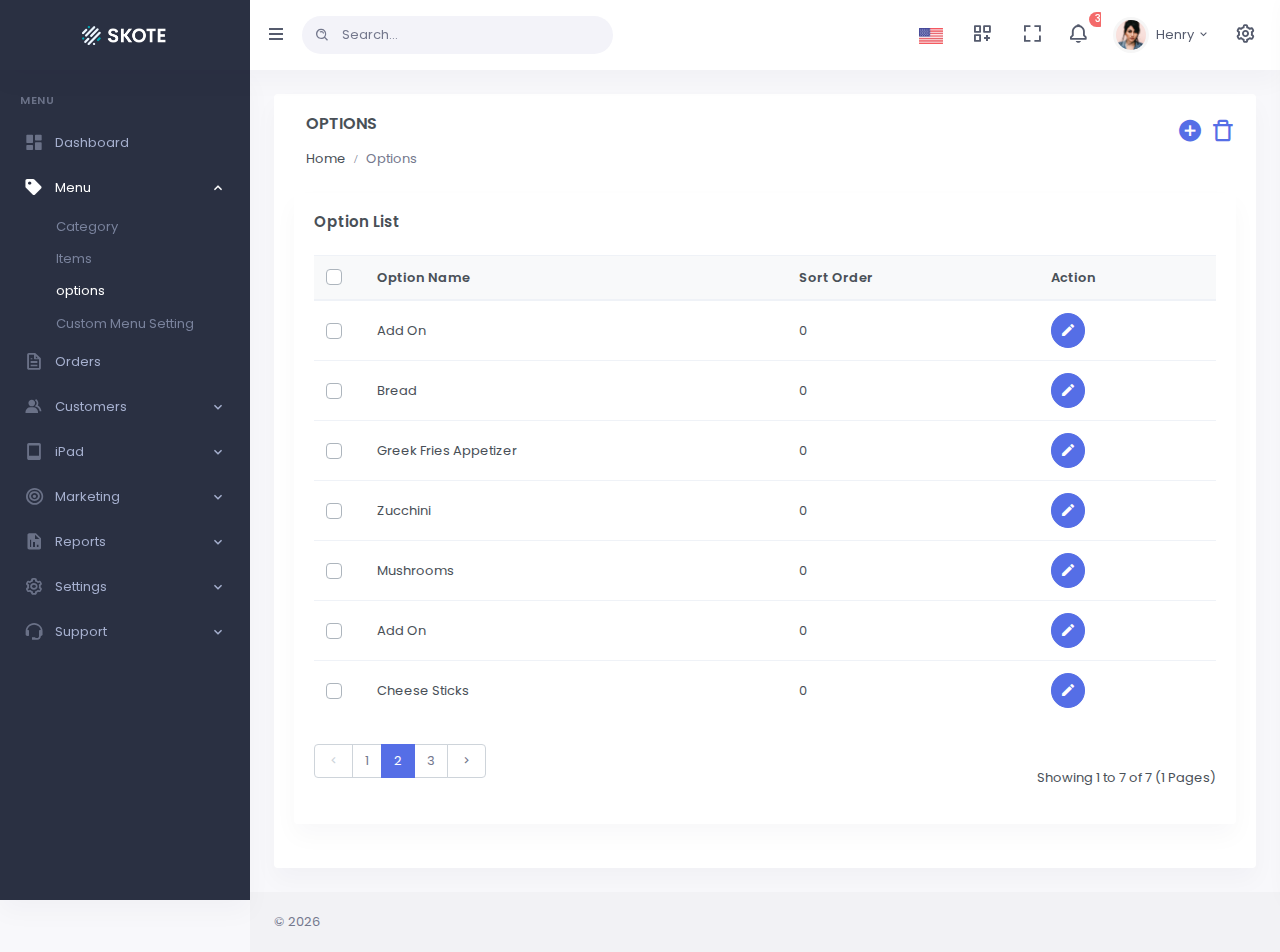
<file: menu-options.html>
<!DOCTYPE html>
<html lang="en">

<head>
    <meta charset="utf-8" />
    <title>Starter Page | Skote - Responsive Bootstrap 4 Admin Dashboard</title>
    <meta name="viewport" content="width=device-width, initial-scale=1.0" />
    <meta content="Premium Multipurpose Admin & Dashboard Template" name="description" />
    <meta content="Themesbrand" name="author" />
    <!-- App favicon -->
    <link rel="shortcut icon" href="assets/images/favicon.ico" />

    <!-- Bootstrap Css -->
    <link href="assets/css/bootstrap.min.css" id="bootstrap-style" rel="stylesheet" type="text/css" />
    <!-- Icons Css -->
    <link href="assets/css/icons.min.css" rel="stylesheet" type="text/css" />
    <!-- App Css-->
    <link href="assets/css/app.min.css" id="app-style" rel="stylesheet" type="text/css" />
</head>

<body data-sidebar="dark">
    <!-- Begin page -->
    <div id="layout-wrapper">
        <header id="page-topbar">
            <div class="navbar-header">
                <div class="d-flex">
                    <!-- LOGO -->
                    <div class="navbar-brand-box">
                        <a href="index.html" class="logo logo-dark">
                            <span class="logo-sm">
                                <img src="assets/images/logo.svg" alt="" height="22" />
                            </span>
                            <span class="logo-lg">
                                <img src="assets/images/logo-dark.png" alt="" height="17" />
                            </span>
                        </a>

                        <a href="index.html" class="logo logo-light">
                            <span class="logo-sm">
                                <img src="assets/images/logo-light.svg" alt="" height="22" />
                            </span>
                            <span class="logo-lg">
                                <img src="assets/images/logo-light.png" alt="" height="19" />
                            </span>
                        </a>
                    </div>

                    <button type="button" class="btn btn-sm px-3 font-size-16 header-item waves-effect"
                        id="vertical-menu-btn">
                        <i class="fa fa-fw fa-bars"></i>
                    </button>

                    <!-- App Search-->
                    <form class="app-search d-none d-lg-block">
                        <div class="position-relative">
                            <input type="text" class="form-control" placeholder="Search..." />
                            <span class="bx bx-search-alt"></span>
                        </div>
                    </form>


                </div>

                <div class="d-flex">
                    <div class="dropdown d-inline-block d-lg-none ml-2">
                        <button type="button" class="btn header-item noti-icon waves-effect"
                            id="page-header-search-dropdown" data-toggle="dropdown" aria-haspopup="true"
                            aria-expanded="false">
                            <i class="mdi mdi-magnify"></i>
                        </button>
                        <div class="dropdown-menu dropdown-menu-lg dropdown-menu-right p-0"
                            aria-labelledby="page-header-search-dropdown">
                            <form class="p-3">
                                <div class="form-group m-0">
                                    <div class="input-group">
                                        <input type="text" class="form-control" placeholder="Search ..."
                                            aria-label="Recipient's username" />
                                        <div class="input-group-append">
                                            <button class="btn btn-primary" type="submit">
                                                <i class="mdi mdi-magnify"></i>
                                            </button>
                                        </div>
                                    </div>
                                </div>
                            </form>
                        </div>
                    </div>

                    <div class="dropdown d-inline-block">
                        <button type="button" class="btn header-item waves-effect" data-toggle="dropdown"
                            aria-haspopup="true" aria-expanded="false">
                            <img class="" src="assets/images/flags/us.jpg" alt="Header Language" height="16" />
                        </button>
                        <div class="dropdown-menu dropdown-menu-right">
                            <!-- item-->
                            <a href="javascript:void(0);" class="dropdown-item notify-item">
                                <img src="assets/images/flags/spain.jpg" alt="user-image" class="mr-1" height="12" />
                                <span class="align-middle">Spanish</span>
                            </a>

                            <!-- item-->
                            <a href="javascript:void(0);" class="dropdown-item notify-item">
                                <img src="assets/images/flags/germany.jpg" alt="user-image" class="mr-1" height="12" />
                                <span class="align-middle">German</span>
                            </a>

                            <!-- item-->
                            <a href="javascript:void(0);" class="dropdown-item notify-item">
                                <img src="assets/images/flags/italy.jpg" alt="user-image" class="mr-1" height="12" />
                                <span class="align-middle">Italian</span>
                            </a>

                            <!-- item-->
                            <a href="javascript:void(0);" class="dropdown-item notify-item">
                                <img src="assets/images/flags/russia.jpg" alt="user-image" class="mr-1" height="12" />
                                <span class="align-middle">Russian</span>
                            </a>
                        </div>
                    </div>

                    <div class="dropdown d-none d-lg-inline-block ml-1">
                        <button type="button" class="btn header-item noti-icon waves-effect" data-toggle="dropdown"
                            aria-haspopup="true" aria-expanded="false">
                            <i class="bx bx-customize"></i>
                        </button>
                        <div class="dropdown-menu dropdown-menu-lg dropdown-menu-right">
                            <div class="px-lg-2">
                                <div class="row no-gutters">
                                    <div class="col">
                                        <a class="dropdown-icon-item" href="#">
                                            <img src="assets/images/brands/github.png" alt="Github" />
                                            <span>GitHub</span>
                                        </a>
                                    </div>
                                    <div class="col">
                                        <a class="dropdown-icon-item" href="#">
                                            <img src="assets/images/brands/bitbucket.png" alt="bitbucket" />
                                            <span>Bitbucket</span>
                                        </a>
                                    </div>
                                    <div class="col">
                                        <a class="dropdown-icon-item" href="#">
                                            <img src="assets/images/brands/dribbble.png" alt="dribbble" />
                                            <span>Dribbble</span>
                                        </a>
                                    </div>
                                </div>

                                <div class="row no-gutters">
                                    <div class="col">
                                        <a class="dropdown-icon-item" href="#">
                                            <img src="assets/images/brands/dropbox.png" alt="dropbox" />
                                            <span>Dropbox</span>
                                        </a>
                                    </div>
                                    <div class="col">
                                        <a class="dropdown-icon-item" href="#">
                                            <img src="assets/images/brands/mail_chimp.png" alt="mail_chimp" />
                                            <span>Mail Chimp</span>
                                        </a>
                                    </div>
                                    <div class="col">
                                        <a class="dropdown-icon-item" href="#">
                                            <img src="assets/images/brands/slack.png" alt="slack" />
                                            <span>Slack</span>
                                        </a>
                                    </div>
                                </div>
                            </div>
                        </div>
                    </div>

                    <div class="dropdown d-none d-lg-inline-block ml-1">
                        <button type="button" class="btn header-item noti-icon waves-effect" data-toggle="fullscreen">
                            <i class="bx bx-fullscreen"></i>
                        </button>
                    </div>

                    <div class="dropdown d-inline-block">
                        <button type="button" class="btn header-item noti-icon waves-effect"
                            id="page-header-notifications-dropdown" data-toggle="dropdown" aria-haspopup="true"
                            aria-expanded="false">
                            <i class="bx bx-bell bx-tada"></i>
                            <span class="badge badge-danger badge-pill">3</span>
                        </button>
                        <div class="dropdown-menu dropdown-menu-lg dropdown-menu-right p-0"
                            aria-labelledby="page-header-notifications-dropdown">
                            <div class="p-3">
                                <div class="row align-items-center">
                                    <div class="col">
                                        <h6 class="m-0">Notifications</h6>
                                    </div>
                                    <div class="col-auto">
                                        <a href="#!" class="small"> View All</a>
                                    </div>
                                </div>
                            </div>
                            <div data-simplebar style="max-height: 230px">
                                <a href="" class="text-reset notification-item">
                                    <div class="media">
                                        <div class="avatar-xs mr-3">
                                            <span class="avatar-title bg-primary rounded-circle font-size-16">
                                                <i class="bx bx-cart"></i>
                                            </span>
                                        </div>
                                        <div class="media-body">
                                            <h6 class="mt-0 mb-1">Your order is placed</h6>
                                            <div class="font-size-12 text-muted">
                                                <p class="mb-1">
                                                    If several languages coalesce the grammar
                                                </p>
                                                <p class="mb-0">
                                                    <i class="mdi mdi-clock-outline"></i> 3 min ago
                                                </p>
                                            </div>
                                        </div>
                                    </div>
                                </a>
                                <a href="" class="text-reset notification-item">
                                    <div class="media">
                                        <img src="assets/images/users/avatar-3.jpg"
                                            class="mr-3 rounded-circle avatar-xs" alt="user-pic" />
                                        <div class="media-body">
                                            <h6 class="mt-0 mb-1">James Lemire</h6>
                                            <div class="font-size-12 text-muted">
                                                <p class="mb-1">
                                                    It will seem like simplified English.
                                                </p>
                                                <p class="mb-0">
                                                    <i class="mdi mdi-clock-outline"></i> 1 hours ago
                                                </p>
                                            </div>
                                        </div>
                                    </div>
                                </a>
                                <a href="" class="text-reset notification-item">
                                    <div class="media">
                                        <div class="avatar-xs mr-3">
                                            <span class="avatar-title bg-success rounded-circle font-size-16">
                                                <i class="bx bx-badge-check"></i>
                                            </span>
                                        </div>
                                        <div class="media-body">
                                            <h6 class="mt-0 mb-1">Your item is shipped</h6>
                                            <div class="font-size-12 text-muted">
                                                <p class="mb-1">
                                                    If several languages coalesce the grammar
                                                </p>
                                                <p class="mb-0">
                                                    <i class="mdi mdi-clock-outline"></i> 3 min ago
                                                </p>
                                            </div>
                                        </div>
                                    </div>
                                </a>

                                <a href="" class="text-reset notification-item">
                                    <div class="media">
                                        <img src="assets/images/users/avatar-4.jpg"
                                            class="mr-3 rounded-circle avatar-xs" alt="user-pic" />
                                        <div class="media-body">
                                            <h6 class="mt-0 mb-1">Salena Layfield</h6>
                                            <div class="font-size-12 text-muted">
                                                <p class="mb-1">
                                                    As a skeptical Cambridge friend of mine occidental.
                                                </p>
                                                <p class="mb-0">
                                                    <i class="mdi mdi-clock-outline"></i> 1 hours ago
                                                </p>
                                            </div>
                                        </div>
                                    </div>
                                </a>
                            </div>
                            <div class="p-2 border-top">
                                <a class="btn btn-sm btn-link font-size-14 btn-block text-center"
                                    href="javascript:void(0)">
                                    <i class="mdi mdi-arrow-right-circle mr-1"></i> View More..
                                </a>
                            </div>
                        </div>
                    </div>

                    <div class="dropdown d-inline-block">
                        <button type="button" class="btn header-item waves-effect" id="page-header-user-dropdown"
                            data-toggle="dropdown" aria-haspopup="true" aria-expanded="false">
                            <img class="rounded-circle header-profile-user" src="assets/images/users/avatar-1.jpg"
                                alt="Header Avatar" />
                            <span class="d-none d-xl-inline-block ml-1">Henry</span>
                            <i class="mdi mdi-chevron-down d-none d-xl-inline-block"></i>
                        </button>
                        <div class="dropdown-menu dropdown-menu-right">
                            <!-- item-->
                            <a class="dropdown-item" href="#"><i class="bx bx-user font-size-16 align-middle mr-1"></i>
                                Profile</a>
                            <a class="dropdown-item" href="#"><i
                                    class="bx bx-wallet font-size-16 align-middle mr-1"></i>
                                My Wallet</a>
                            <a class="dropdown-item d-block" href="#"><span
                                    class="badge badge-success float-right">11</span><i
                                    class="bx bx-wrench font-size-16 align-middle mr-1"></i>
                                Settings</a>
                            <a class="dropdown-item" href="#"><i
                                    class="bx bx-lock-open font-size-16 align-middle mr-1"></i>
                                Lock screen</a>
                            <div class="dropdown-divider"></div>
                            <a class="dropdown-item text-danger" href="#"><i
                                    class="bx bx-power-off font-size-16 align-middle mr-1 text-danger"></i>
                                Logout</a>
                        </div>
                    </div>

                    <div class="dropdown d-inline-block">
                        <button type="button" class="btn header-item noti-icon right-bar-toggle waves-effect">
                            <i class="bx bx-cog bx-spin"></i>
                        </button>
                    </div>
                </div>
            </div>
        </header>

        <!-- ========== Left Sidebar Start ========== -->
        <div class="vertical-menu">
            <div data-simplebar class="h-100">
                <!--- Sidemenu -->
                <div id="sidebar-menu">
                    <!-- Left Menu Start -->
                    <ul class="metismenu list-unstyled" id="side-menu">
                        <li class="menu-title">Menu</li>

                        <li>
                            <a href="index.html" class="waves-effect">
                                <i class="bx bxs-dashboard"></i>
                                <span>Dashboard</span>
                            </a>
                        </li>

                        <li>
                            <a href="javascript: void(0);" class="has-arrow waves-effect">
                                <i class="bx bxs-purchase-tag"></i>
                                <span>Menu</span>
                            </a>
                            <ul class="sub-menu" aria-expanded="false">
                                <li><a href="menu-cateory.html">Category</a></li>
                                 <li><a href="menu-items.html">Items</a></li>
                                <li><a href="menu-options.html">options</a></li>
                                
                                <li>
                                    <a href="menu-setting.html">Custom Menu Setting</a>
                            </ul>
                        </li>
                        <li>
                            <a href="javascript:;" class="waves-effect">
                                <i class="bx bx-file"></i>
                                <span>Orders</span>
                            </a>
                        </li>
                        <li>
                            <a href="javascript: void(0);" class="has-arrow waves-effect">
                                <i class="bx bxs-group"></i>
                                <span>Customers</span>
                            </a>
                            <ul class="sub-menu" aria-expanded="false">
                                <li><a href="javascript:;">Customers</a></li>
                                <li><a href="javascript:;">Blacklist</a></li>
                                <li><a href="javascript:;">Student Form</a></li>
                            </ul>
                        </li>
                        <li>
                            <a href="javascript: void(0);" class="has-arrow waves-effect">
                                <i class="bx bx-tab                  "></i>
                                <span>iPad</span>
                            </a>
                            <ul class="sub-menu" aria-expanded="false">
                                <li><a href="auth-login.html">iPad Settings</a></li>
                            </ul>
                        </li>
                        <li>
                            <a href="javascript: void(0);" class="has-arrow waves-effect">
                                <i class="bx bx-bullseye
                  "></i>
                                <span>Marketing</span>
                            </a>
                            <ul class="sub-menu" aria-expanded="true">
                                <li><a href="javascript: void(0);">Coupons</a></li>
                                <li>
                                    <a href="javascript: void(0);" class="has-arrow">reEngage</a>
                                    <ul class="sub-menu" aria-expanded="true">
                                        <li><a href="javascript: void(0);">Campaigns</a></li>
                                        <li><a href="javascript: void(0);">Sent Mail</a></li>
                                    </ul>
                                </li>
                                <li><a href="javascript: void(0);">More Info</a></li>
                                <li><a href="javascript: void(0);">Integration</a></li>
                                <li>
                                    <a href="javascript: void(0);" class="has-arrow">Alert</a>
                                    <ul class="sub-menu" aria-expanded="true">
                                        <li><a href="javascript: void(0);">Custom Alert</a></li>
                                    </ul>
                                </li>
                            </ul>
                        </li>
                        <li>
                            <a href="javascript: void(0);" class="has-arrow waves-effect">
                                <i class="bx bxs-report"></i>
                                <span>Reports</span>
                            </a>
                            <ul class="sub-menu" aria-expanded="true">
                                <li>
                                    <a href="javascript: void(0);" class="has-arrow">Orders</a>
                                    <ul class="sub-menu" aria-expanded="true">
                                        <li><a href="javascript: void(0);">Orders</a></li>
                                        <li><a href="javascript: void(0);">Tax</a></li>
                                        <li><a href="javascript: void(0);">Coupons</a></li>
                                    </ul>
                                </li>
                                <li>
                                    <a href="javascript: void(0);" class="has-arrow">Products</a>
                                    <ul class="sub-menu" aria-expanded="true">
                                        <li><a href="javascript: void(0);">Viewed</a></li>
                                        <li><a href="javascript: void(0);">Purchased</a></li>
                                    </ul>
                                </li>
                                <li><a href="javascript: void(0);">Transactions</a></li>
                            </ul>
                        </li>

                        <li>
                            <a href="javascript: void(0);" class="has-arrow waves-effect">
                                <i class="bx bx-cog"></i>
                                <span>Settings</span>
                            </a>
                            <ul class="sub-menu" aria-expanded="true">
                                <li><a href="javascript:;">Payment Gateway</a></li>
                                <li><a href="javascript:;">Settings</a></li>
                                <li><a href="javascript:;">Set Holiday</a></li>
                                <li>
                                    <a href="javascript: void(0);" class="has-arrow">Localization</a>
                                    <ul class="sub-menu" aria-expanded="true">
                                        <li><a href="javascript: void(0);">Taxes</a></li>
                                    </ul>
                                </li>
                            </ul>
                        </li>
                        <li>
                            <a href="javascript: void(0);" class="has-arrow waves-effect">
                                <i class="bx bx-support"></i>
                                <span>Support</span>
                            </a>
                            <ul class="sub-menu" aria-expanded="false">
                                <li><a href="javascript:;">Ticket</a></li>
                                <li><a href="javascript:;">FAQ</a></li>
                                <li><a href="javascript:;">Video Tutorial</a></li>
                            </ul>
                        </li>
                        <!-- <li>
                <a href="javascript: void(0);" class="has-arrow waves-effect">
                  <i class="bx bx-share-alt"></i>
                  <span>Multi Level</span>
                </a>
                <ul class="sub-menu" aria-expanded="true">
                  <li><a href="javascript: void(0);">Level 1.1</a></li>
                  <li>
                    <a href="javascript: void(0);" class="has-arrow"
                      >Level 1.2</a
                    >
                    <ul class="sub-menu" aria-expanded="true">
                      <li><a href="javascript: void(0);">Level 2.1</a></li>
                      <li><a href="javascript: void(0);">Level 2.2</a></li>
                    </ul>
                  </li>
                </ul>
              </li> -->
                    </ul>
                </div>
                <!-- Sidebar -->
            </div>
        </div>
        <!-- Left Sidebar End -->

        <!-- ============================================================== -->
        <!-- Start right Content here -->
        <!-- ============================================================== -->
        <div class="main-content">
            <div class="page-content">
                <div class="container-fluid">
                    <div class="row">
                        <div class="col">   <div class="latest-transaction">
                            
                        </div>
                            <div class="card">
                                <div class="card-body">
                                    <!-- Tab panes -->
                                    <div class="tab-pane" id="profile1" role="tabpanel">
                                      <!-- Nav tabs --><div class="row">
                        <div class="col-12">
                            <div class="page-title-box d-flex align-items-start justify-content-between">
                                <div class="col">
                                    <h4 class="mb-3 font-size-18">Options</h4>

                                    <div class="page-title-right">
                                        <ol class="breadcrumb m-0">
                                            <li class="breadcrumb-item">
                                                <a href="javascript: void(0);">Home</a>
                                            </li>
                                            <li class="breadcrumb-item active">Options</li>
                                        </ol>
                                    </div>
                                </div>
                                <div class="fa-2x"> <a href="#"> <i class="bx bxs-plus-circle
                                    "></i> 
                                </a> 

                                 </a> 
                                 <a href="#"><i class="bx bx-trash-alt
                                    "></i></a> </div>
                            </div>
                        </div>
                    </div>
                                        <div class="row">
                                            <div class="col">
                                                <div class="card">
                                                    <div class="card-body">
                                                        <h4 class="card-title mb-4"> Option List</h4>
                                                        <div class="table-responsive">
                                                            <table class="table table-centered table-nowrap mb-0">
                                                                <thead class="thead-light">
                                                                    <tr>
                                                                        <th style="width: 20px;">
                                                                            <div class="custom-control custom-checkbox">
                                                                                <input type="checkbox"
                                                                                    class="custom-control-input"
                                                                                    id="customCheck1">
                                                                                <label class="custom-control-label"
                                                                                    for="customCheck1">&nbsp;</label>
                                                                            </div>
                                                                        </th>
                                                                        <th>Option Name</th>
                                                                        <th> Sort Order</th>
                                                                        <th>Action
                                                                        </th>
                                                                        
                                                                    </tr>
                                                                </thead>
                                                                <tbody>
                                                                    <tr>
                                                                        <td>
                                                                            <div class="custom-control custom-checkbox">
                                                                                <input type="checkbox"
                                                                                    class="custom-control-input"
                                                                                    id="customCheck2">
                                                                                <label class="custom-control-label"
                                                                                    for="customCheck2">&nbsp;</label>
                                                                            </div>
                                                                        </td>

                                                                        <td>	Add On</td>
                                                                        <td>
                                                                            0	

                                                                        </td>
                                                                        <td>
                                                                            <button type="button"
                                                                            class="btn btn-primary btn-sm btn-rounded waves-effect waves-light open-nested-location-tab"
                                                                            data-toggle="modal"
                                                                            data-target=".exampleModal">
                                                                            <i
                                                                                class="mdi mdi-pencil d-block font-size-16"></i>
                                                                        </button>
                                                                        </td>
                                                                      
                                                                    </tr>

                                                                    <tr>
                                                                        <td>
                                                                            <div class="custom-control custom-checkbox">
                                                                                <input type="checkbox"
                                                                                    class="custom-control-input"
                                                                                    id="customCheck3">
                                                                                <label class="custom-control-label"
                                                                                    for="customCheck3">&nbsp;</label>
                                                                            </div>
                                                                        </td>

                                                                        <td>	Bread</td>
                                                                        <td>
                                                                            0	

                                                                        </td>
                                                                        <td>
                                                                            <button type="button"
                                                                            class="btn btn-primary btn-sm btn-rounded waves-effect waves-light open-nested-location-tab"
                                                                            data-toggle="modal"
                                                                            data-target=".exampleModal">
                                                                            <i
                                                                                class="mdi mdi-pencil d-block font-size-16"></i>
                                                                        </button>
                                                                        </td>
                                                                      
                                                                    </tr>
                                                                    <tr>
                                                                        <td>
                                                                            <div class="custom-control custom-checkbox">
                                                                                <input type="checkbox"
                                                                                    class="custom-control-input"
                                                                                    id="customCheck2">
                                                                                <label class="custom-control-label"
                                                                                    for="customCheck2">&nbsp;</label>
                                                                            </div>
                                                                        </td>

                                                                        <td>	Greek Fries Appetizer</td>
                                                                       
                                                                        
                                                                        <td>
                                                                            0	

                                                                        </td>
                                                                        <td>
                                                                            <button type="button"
                                                                            class="btn btn-primary btn-sm btn-rounded waves-effect waves-light open-nested-location-tab"
                                                                            data-toggle="modal"
                                                                            data-target=".exampleModal">
                                                                            <i
                                                                                class="mdi mdi-pencil d-block font-size-16"></i>
                                                                        </button>
                                                                        </td>
                                                                      
                                                                    </tr>
                                                                    <tr>
                                                                        <td>
                                                                            <div class="custom-control custom-checkbox">
                                                                                <input type="checkbox"
                                                                                    class="custom-control-input"
                                                                                    id="customCheck2">
                                                                                <label class="custom-control-label"
                                                                                    for="customCheck2">&nbsp;</label>
                                                                            </div>
                                                                        </td>

                                                                        <td>	Zucchini</td>
                                                                       
                                                                      
                                                                      
                                                                       
                                                                        <td>
                                                                            0	

                                                                        </td>
                                                                        <td>
                                                                            <button type="button"
                                                                            class="btn btn-primary btn-sm btn-rounded waves-effect waves-light open-nested-location-tab"
                                                                            data-toggle="modal"
                                                                            data-target=".exampleModal">
                                                                            <i
                                                                                class="mdi mdi-pencil d-block font-size-16"></i>
                                                                        </button>
                                                                        </td>
                                                                      
                                                                    </tr>
                                                                    <tr>
                                                                        <td>
                                                                            <div class="custom-control custom-checkbox">
                                                                                <input type="checkbox"
                                                                                    class="custom-control-input"
                                                                                    id="customCheck2">
                                                                                <label class="custom-control-label"
                                                                                    for="customCheck2">&nbsp;</label>
                                                                            </div>
                                                                        </td>

                                                                        <td>	Mushrooms</td>
                                                                       
                                                                        <td>
                                                                            0	

                                                                        </td>
                                                                        <td>
                                                                            <button type="button"
                                                                            class="btn btn-primary btn-sm btn-rounded waves-effect waves-light open-nested-location-tab"
                                                                            data-toggle="modal"
                                                                            data-target=".exampleModal">
                                                                            <i
                                                                                class="mdi mdi-pencil d-block font-size-16"></i>
                                                                        </button>
                                                                        </td>
                                                                      
                                                                    </tr>
                                                                       

                                                                    <tr>
                                                                        <td>
                                                                            <div class="custom-control custom-checkbox">
                                                                                <input type="checkbox"
                                                                                    class="custom-control-input"
                                                                                    id="customCheck2">
                                                                                <label class="custom-control-label"
                                                                                    for="customCheck2">&nbsp;</label>
                                                                            </div>
                                                                        </td>

                                                                        <td>	Add On</td>
                                                                        <td>
                                                                            0	

                                                                        </td>
                                                                        <td>
                                                                            <button type="button"
                                                                            class="btn btn-primary btn-sm btn-rounded waves-effect waves-light open-nested-location-tab"
                                                                            data-toggle="modal"
                                                                            data-target=".exampleModal">
                                                                            <i
                                                                                class="mdi mdi-pencil d-block font-size-16"></i>
                                                                        </button>
                                                                        </td>
                                                                      
                                                                    </tr>
                                                                       
                                                                     


                                                                    <tr>
                                                                        <td>
                                                                            <div class="custom-control custom-checkbox">
                                                                                <input type="checkbox"
                                                                                    class="custom-control-input"
                                                                                    id="customCheck2">
                                                                                <label class="custom-control-label"
                                                                                    for="customCheck2">&nbsp;</label>
                                                                            </div>
                                                                        </td>

                                                                        <td>	Cheese Sticks		</td>
                                                                        <td>
0
                                                                        </td>
                                                                       
                                                                        

                                                                        <td>
                                                                            <!-- Button trigger modal -->
                                                                            <button type="button"
                                                                                class="btn btn-primary btn-sm btn-rounded waves-effect waves-light open-nested-location-tab"
                                                                                data-toggle="modal"
                                                                                data-target=".exampleModal">
                                                                                <i
                                                                                    class="mdi mdi-pencil d-block font-size-16"></i>
                                                                            </button>
                                                                        </td>
                                                                    </tr>
                                                                   


                                                                    


                                                                </tbody>
                                                            </table>
                                                          
                                                        </div>  <div class="row mt-4">
                                                            <div class="col-md-7">  <nav aria-label="...">
                                                                <ul class="pagination">
                                                                    <li class="page-item disabled">
                                                                        <span class="page-link"><i class="mdi mdi-chevron-left"></i></span>
                                                                    </li>
                                                                    <li class="page-item"><a class="page-link" href="#">1</a></li>
                                                                    <li class="page-item active">
                                                                        <span class="page-link">
                                                                            2
                                                                            <span class="sr-only">(current)</span>
                                                                        </span>
                                                                    </li>
                                                                    <li class="page-item"><a class="page-link" href="#">3</a></li>
                                                                    <li class="page-item">
                                                                        <a class="page-link" href="#"><i class="mdi mdi-chevron-right"></i></a>
                                                                    </li>
                                                                </ul>
                                                            </nav></div>
                                                            <div class="col-md-5"><p class="text-right mt-4"> <p class="text-right mt-4">Showing 1 to 7 of 7 (1 Pages)</div>
                                                            </div>
                    </div>
                                                        </div>
                
                                                        <!-- end table-responsive -->
                                                    </div>
                                                </div>
                                            </div>
                                        </div>
                                      
                                      <!-- Showit later    -->                                    <!-- <div class="card rounded nested-location-tab" > -->
                                            <!-- <div class="card-body">
                                                <div class="row">
                                                    <div class="col-md-2">
                                                        <ul class="nav flex-column nav-pills" role="tablist">
                                                            <li class="nav-item">
                                                                <a class="nav-link active" data-toggle="tab"
                                                                    href="#home" role="tab">
                                                                    <span class="d-block d-sm-none"><i
                                                                            class="fas fa-home"></i></span>
                                                                    <span class="d-none d-sm-block">Location</span>
                                                                </a>
                                                            </li>
                                                            <li class="nav-item">
                                                                <a class="nav-link" data-toggle="tab" href="#profile"
                                                                    role="tab">
                                                                    <span class="d-block d-sm-none"><i
                                                                            class="far fa-user"></i></span>
                                                                    <span class="d-none d-sm-block">Ordering</span>
                                                                </a>
                                                            </li>
                                                            <li class="nav-item">
                                                                <a class="nav-link" data-toggle="tab" href="#messages"
                                                                    role="tab">
                                                                    <span class="d-block d-sm-none"><i
                                                                            class="far fa-envelope"></i></span>
                                                                    <span
                                                                        class="d-none d-sm-block">Pickup/Delivery</span>
                                                                </a>
                                                            </li>
                                                            <li class="nav-item">
                                                                <a class="nav-link" data-toggle="tab" href="#settings"
                                                                    role="tab">
                                                                    <span class="d-block d-sm-none"><i
                                                                            class="fas fa-cog"></i></span>
                                                                    <span class="d-none d-sm-block">Report</span>
                                                                </a>
                                                            </li>
                                                        </ul>
                                                    </div>
                                                    <div class="col-md-10">
                                                        <div class="tab-content p-3 text-muted">
                                                            <div class="tab-pane active" id="home" role="tabpanel">
                                                                <form>
                                                                    <div class="form-group row mb-4">
                                                                        <label for="locationStatus"
                                                                            class="col-sm-3 col-form-label">Status</label>
                                                                        <div class="col-sm-9">
                                                                            <select name="" id="locationStatus"
                                                                                class="form-control">
                                                                                <option value="">Enabled</option>
                                                                                <option value="">Disabled</option>

                                                                            </select>
                                                                        </div>
                                                                    </div>
                                                                    <div class="form-group row mb-4">
                                                                        <label for="sortOrder"
                                                                            class="col-sm-3 col-form-label">Sort
                                                                            Order</label>
                                                                        <div class="col-sm-9">
                                                                            <input type="text" class="form-control"
                                                                                id="sortOrder" value="1">
                                                                        </div>
                                                                    </div>
                                                                    <div class="form-group row mb-4">
                                                                        <label for="locationName"
                                                                            class="col-sm-3 col-form-label">Location
                                                                            Name</label>
                                                                        <div class="col-sm-9">
                                                                            <input type="text" class="form-control"
                                                                                id="locationName" value="1">
                                                                        </div>
                                                                    </div>
                                                                    <div class="form-group row mb-4">
                                                                        <label for="timeZone"
                                                                            class="col-sm-3 col-form-label">Timezone</label>
                                                                        <div class="col-sm-9">
                                                                            <select name="" id="timeZone"
                                                                                class="form-control">
                                                                                <option value="">America/New_York
                                                                                </option>
                                                                                <option value="">Disabled</option>

                                                                            </select>
                                                                        </div>
                                                                    </div>
                                                                    <div class="form-group row mb-4">
                                                                        <label for="displayAddress"
                                                                            class="col-sm-3 col-form-label">Display
                                                                            Address</label>
                                                                        <div class="col-sm-9">
                                                                            <input type="text" class="form-control"
                                                                                id="displayAddress"
                                                                                value="123 Main Land OMG Street New York City, NY, 12343">
                                                                        </div>
                                                                    </div>
                                                                    <div class="form-group row mb-4">
                                                                        <label for="locationPhone"
                                                                            class="col-sm-3 col-form-label">Phone</label>
                                                                        <div class="col-sm-9">
                                                                            <input type="text" class="form-control"
                                                                                id="locationPhone" value="1234323234">
                                                                        </div>
                                                                    </div>
                                                                    <div class="form-group row mb-4">
                                                                        <label for="locationEmail"
                                                                            class="col-sm-3 col-form-label">Email</label>
                                                                        <div class="col-sm-9">
                                                                            <input type="text" class="form-control"
                                                                                id="locationEmail"
                                                                                value="email@biteheist23.com">
                                                                            <small> Add 1 or multiple emails, separated
                                                                                by a
                                                                                comma, to receive the order confirmation
                                                                                emails
                                                                                for only this location . (Ex:
                                                                                kyle@mail.com,
                                                                                ally@mail.com)

                                                                            </small>
                                                                        </div>
                                                                    </div>
                                                                    <div class="form-group row mb-4">
                                                                        <label for="emailPrint"
                                                                            class="col-sm-3 col-form-label">ePrint
                                                                            Email</label>
                                                                        <div class="col-sm-9">
                                                                            <input type="text" class="form-control"
                                                                                id="emailPrint"
                                                                                value="email@biteheist23.com">
                                                                            <small>If you have an HP ePrint printer, add
                                                                                the
                                                                                email address here to get the orders
                                                                                printed.
                                                                            </small>
                                                                        </div>
                                                                    </div>
                                                                    <div class="form-group row mb-4">
                                                                        <label for="locationFax"
                                                                            class="col-sm-3 col-form-label">Fax</label>
                                                                        <div class="col-sm-9">
                                                                            <input type="text" class="form-control"
                                                                                id="locationFax" value="Fax">
                                                                            <small>Any fax number added will receive an
                                                                                Fax.
                                                                            </small>
                                                                        </div>
                                                                    </div>
                                                                    <div class="form-group row mb-4">
                                                                        <label for="serviceCharge"
                                                                            class="col-sm-3 col-form-label">Service
                                                                            Charge
                                                                            status</label>
                                                                        <div class="col-sm-9">
                                                                            <select name="" id="serviceCharge"
                                                                                class="form-control">
                                                                                <option value="">Enabled</option>
                                                                                <option value="">Disabled</option>

                                                                            </select>
                                                                        </div>
                                                                    </div>
                                                                    <div class="form-group row mb-4">
                                                                        <label for="serviceCharge"
                                                                            class="col-sm-3 col-form-label">Clover</label>
                                                                        <div class="col-sm-9">
                                                                            <select name="" id="serviceCharge"
                                                                                class="form-control">
                                                                                <option value="">Enabled</option>
                                                                                <option value="">Disabled</option>

                                                                            </select>
                                                                        </div>
                                                                    </div>


                                                                </form>
                                                            </div>
                                                            <div class="tab-pane" id="profile" role="tabpanel">
                                                                <form>
                                                                    <div class="form-group row mb-4">
                                                                        <label for="serviceCharge"
                                                                            class="col-sm-3 col-form-label"
                                                                            data-toggle="tooltip" data-placement="top"
                                                                            title="If print required is un-checked then the PDF print will not be sent">
                                                                            <i class="bx bx-info-circle
                                                                "></i> Print Required</label>
                                                                        <div class="col-sm-9">
                                                                            <div class="custom-control custom-switch custom-switch-lg"
                                                                                dir="ltr">
                                                                                <input type="checkbox"
                                                                                    class="custom-control-input"
                                                                                    id="customSwitchsizelg" checked="">
                                                                                <label class="custom-control-label"
                                                                                    for="customSwitchsizelg"></label>
                                                                            </div>
                                                                        </div>
                                                                    </div>
                                                                    <div class="form-group row mb-4">
                                                                        <label for="smsAlert"
                                                                            class="col-sm-3 col-form-label">
                                                                            SMS Alert</label>
                                                                        <div class="col-sm-9">
                                                                            <input type="text" id="smsAlert"
                                                                                placeholder="Enter Mobile Number"
                                                                                class="form-control"
                                                                                data-toggle="tooltip"
                                                                                data-placement="top" title="SMS Alert">

                                                                            <small>Any mobile number added will receive
                                                                                an SMS
                                                                                for each order with the link to the
                                                                                order.</small>
                                                                        </div>
                                                                    </div>
                                                                    <div class="form-group row mb-4">
                                                                        <label for="automatedCall"
                                                                            class="col-sm-3 col-form-label">Automated
                                                                            Call</label>
                                                                        <div class="col-sm-9">
                                                                            <input type="text" id="automatedCall"
                                                                                placeholder="Enter Mobile Number"
                                                                                class="form-control"
                                                                                data-toggle="tooltip"
                                                                                data-placement="top"
                                                                                title="Automated Call">

                                                                            <small>An automated phone call will be
                                                                                placed to the
                                                                                location phone number noted above
                                                                                alerting staff
                                                                                an order has been placed.</small>

                                                                            <div
                                                                                class="custom-control custom-checkbox mb-2 mt-3">
                                                                                <input type="checkbox"
                                                                                    class="custom-control-input"
                                                                                    id="everyOrder">
                                                                                <label class="custom-control-label"
                                                                                    for="everyOrder">Every Order</label>
                                                                            </div>
                                                                            <div
                                                                                class="custom-control custom-checkbox mb-2">
                                                                                <input type="checkbox"
                                                                                    class="custom-control-input"
                                                                                    id="ifPrintFails">
                                                                                <label class="custom-control-label"
                                                                                    for="ifPrintFails">If Prints Fails

                                                                                </label>
                                                                            </div>
                                                                        </div>
                                                                    </div>
                                                                    <div class="form-group row mb-4">
                                                                        <label for="noOfPrints"
                                                                            class="col-sm-3 col-form-label">Number of
                                                                            Prints</label>
                                                                        <div class="col-sm-9">
                                                                            <select name="" id="noOfPrints"
                                                                                class="form-control">
                                                                                <option value="">1</option>
                                                                                <option value="">2</option>
                                                                                <option value="">3</option>
                                                                                <option value="">4</option>
                                                                                <option value="">5</option>
                                                                                <option value="">6</option>
                                                                                <option value="">7</option>

                                                                            </select>
                                                                        </div>
                                                                    </div>
                                                                    <div class="form-group row mb-4">
                                                                        <label for="locationBasedTax"
                                                                            class="col-sm-3 col-form-label">Location
                                                                            Based
                                                                            Tax</label>
                                                                        <div class="col-sm-9">
                                                                            <select name="" id="locationBasedTax"
                                                                                class="form-control">
                                                                                <option value="">Enabled</option>
                                                                                <option value="">Disabled</option>

                                                                            </select>
                                                                        </div>
                                                                    </div>
                                                                    <div class="form-group row mb-4">
                                                                        <label for="printgenieStatus"
                                                                            class="col-sm-3 col-form-label">Printgenie
                                                                            status</label>
                                                                        <div class="col-sm-9">
                                                                            <select name="" id="printgenieStatus"
                                                                                class="form-control">
                                                                                <option value="">Enabled</option>
                                                                                <option value="">Disabled</option>

                                                                            </select>
                                                                        </div>
                                                                    </div>
                                                                    <div class="form-group row mb-4">
                                                                        <label for="ipadRefreshTime"
                                                                            class="col-sm-3 col-form-label">Ipad Refresh
                                                                            Time In
                                                                            Minutes</label>
                                                                        <div class="col-sm-9">

                                                                            <input type="text" id="ipadRefreshTime"
                                                                                value="0" class="form-control"
                                                                                data-toggle="tooltip"
                                                                                data-placement="top"
                                                                                title="Ipad Refresh Time In Minutes">
                                                                        </div>
                                                                    </div>

                                                                    <div class="form-group row mb-4">
                                                                        <label for="ipadRefreshTime"
                                                                            class="col-sm-3 col-form-label">Hide Prep
                                                                            Times</label>
                                                                        <div class="col-sm-9">

                                                                            <div
                                                                                class="custom-control custom-checkbox mb-2">
                                                                                <input type="checkbox"
                                                                                    class="custom-control-input"
                                                                                    id="everyOrder" checked>
                                                                                <label class="custom-control-label"
                                                                                    for="everyOrder"></label>
                                                                            </div>
                                                                            <small>Check this box if you do not want the
                                                                                customer to see the ready time on their
                                                                                receipt.</small>
                                                                        </div>
                                                                    </div>



                                                                </form>
                                                            </div>
                                                            <div class="tab-pane" id="messages" role="tabpanel">

                                                                <form>
                                                                    <div class="form-group row mb-4">
                                                                        <label for="enablePickup"
                                                                            class="col-sm-3 col-form-label">Enable Pick
                                                                            Up</label>
                                                                        <div class="col-sm-9">
                                                                            <select name="" id="enablePickup"
                                                                                class="form-control enable-prep">
                                                                                <option value="1">Enabled</option>
                                                                                <option value="2">Disabled</option>

                                                                            </select>
                                                                        </div>
                                                                    </div>
                                                                    <div
                                                                        class="form-group row mb-4 enable-prep-container">
                                                                        <label for="pickupPrepTime"
                                                                            class="col-sm-3 col-form-label"
                                                                            data-toggle="tooltip" data-placement="top"
                                                                            title="If print required is un-checked then the PDF print will not be sent">
                                                                            <i class="bx bx-info-circle
                                                                "></i> Pick Up Prep Time
                                                                            (in min)</label>
                                                                        <div class="col-sm-9">
                                                                            <input type="text" id="pickupPrepTime"
                                                                                class="form-control" value="45"
                                                                                data-toggle="tooltip"
                                                                                data-placement="top"
                                                                                title="Pick Up Prep Time (in min)">
                                                                        </div>
                                                                    </div>
                                                                    <div class="form-group row mb-4">
                                                                        <label for="enableDelivery"
                                                                            class="col-sm-3 col-form-label">Enable
                                                                            Delivery</label>
                                                                        <div class="col-sm-9">
                                                                            <select name="" id="enableDelivery"
                                                                                class="form-control enable-delivery">
                                                                                <option value="1">Enabled</option>
                                                                                <option value="2">Disabled</option>

                                                                            </select>
                                                                        </div>
                                                                    </div>


                                                                    <div class="enable-deliver-container">
                                                                        <div class="form-group row mb-4">
                                                                            <label for="deliveryFee"
                                                                                class="col-sm-3 col-form-label">Delivery
                                                                                Fee</label>
                                                                            <div class="col-sm-9">
                                                                                <input type="text" id="deliveryFee"
                                                                                    class="form-control" value="10.00"
                                                                                    data-toggle="tooltip"
                                                                                    data-placement="top"
                                                                                    title="Delivery Fee">
                                                                            </div>
                                                                        </div>
                                                                        <div class="form-group row mb-4">
                                                                            <label for="maxDeliveryAmount"
                                                                                class="col-sm-3 col-form-label">Minimum
                                                                                Delivery
                                                                                Amount</label>
                                                                            <div class="col-sm-9">
                                                                                <input type="text"
                                                                                    id="maxDeliveryAmount"
                                                                                    class="form-control" value="10.00"
                                                                                    data-toggle="tooltip"
                                                                                    data-placement="top"
                                                                                    title="Minimum Delivery Amount">
                                                                            </div>
                                                                        </div>
                                                                        <div class="form-group row mb-4">
                                                                            <label for="deliveryFeeDelivery"
                                                                                class="col-sm-3 col-form-label">Delivery
                                                                                Fee
                                                                                Settings</label>
                                                                            <div class="col-sm-9">
                                                                                <select name="" id="deliveryFeeDelivery"
                                                                                    class="form-control">
                                                                                    <option value="">Always apply
                                                                                        delivery fee
                                                                                    </option>
                                                                                    <option value=""> Apply delivery fee
                                                                                        if the
                                                                                        subtotal is less than the
                                                                                        delivery minimum
                                                                                    </option>
                                                                                    <option value=""> Do not allow
                                                                                        ordering until
                                                                                        the subtotal is more than the
                                                                                        delivery
                                                                                        minimum</option>
                                                                                    <option value=""> None of the above
                                                                                    </option>


                                                                                </select>
                                                                            </div>
                                                                        </div>

                                                                        <div class="form-group row mb-4">
                                                                            <label for="maxDeliveryAmount"
                                                                                class="col-sm-3 col-form-label">Delivery
                                                                                ready
                                                                                Time</label>
                                                                            <div class="col-sm-9">
                                                                                <input type="text"
                                                                                    id="maxDeliveryAmount"
                                                                                    class="form-control" value="60"
                                                                                    data-toggle="tooltip"
                                                                                    data-placement="top"
                                                                                    title="Delivery ready Time">
                                                                            </div>
                                                                        </div>
                                                                        <div class="form-group row mb-4">
                                                                            <label for="deliveryOptions"
                                                                                class="col-sm-3 col-form-label">Delivery
                                                                                Option</label>
                                                                            <div class="col-sm-9">

                                                                                <div
                                                                                    class="custom-control custom-radio mb-3">
                                                                                    <input type="radio"
                                                                                        id="customRadio1"
                                                                                        name="customRadio"
                                                                                        class="custom-control-input">
                                                                                    <label class="custom-control-label"
                                                                                        for="customRadio1">GeoFence</label>
                                                                                </div>
                                                                                <div
                                                                                    class="custom-control custom-radio ">
                                                                                    <input type="radio"
                                                                                        id="customRadio2"
                                                                                        name="customRadio"
                                                                                        class="custom-control-input"
                                                                                        checked="">
                                                                                    <label class="custom-control-label"
                                                                                        for="customRadio2">Delivery
                                                                                        Listings
                                                                                    </label>
                                                                                </div>
                                                                            </div>

                                                                        </div>
                                                                        <div class="form-group row mb-4">
                                                                            <label for="deliveryZone"
                                                                                class="col-sm-3 col-form-label">Delivery
                                                                                Zone
                                                                            </label>
                                                                            <div class="col-sm-9">
                                                                                <iframe
                                                                                    src="https://www.google.com/maps/embed?pb=!1m18!1m12!1m3!1d10299359.556503888!2d-85.00792895146795!3d36.30571718471371!2m3!1f0!2f0!3f0!3m2!1i1024!2i768!4f13.1!3m3!1m2!1s0x89c6b7d8d4b54beb%3A0x89f514d88c3e58c1!2sPhiladelphia%2C%20PA%2C%20USA!5e0!3m2!1sen!2sin!4v1600168978476!5m2!1sen!2sin"
                                                                                    width="100%" height="450"
                                                                                    frameborder="0" style="border:0;"
                                                                                    allowfullscreen=""
                                                                                    aria-hidden="false"
                                                                                    tabindex="0"></iframe>
                                                                            </div>

                                                                        </div>
                                                                    </div>
                                                                </form>
                                                            </div>
                                                            <div class="tab-pane" id="settings" role="tabpanel">
                                                                <form>
                                                                    <div class="form-group row mt-2">
                                                                        <label for="reportStatus"
                                                                            class="col-sm-3 col-form-label">Report
                                                                            Status</label>
                                                                        <div class="col-sm-9">
                                                                            <select name="" id="reportStatus"
                                                                                class="form-control">
                                                                                <option value="">Enabled</option>
                                                                                <option value="">Disabled</option>

                                                                            </select>
                                                                        </div>

                                                                    </div>
                                                                </form>
                                                            </div>
                                                        </div>
                                                    </div>
                                                </div>
                                            </div>
                                        </div>  -->
                                        <!-- Show it later ends -->

                                        <!-- Tab panes -->








                                    </div>
                                    
                                </div>

                            </div>
                          
                        </div>
                    </div>
                </div>

            </div>
            <!-- end page title -->
        </div>
        <!-- container-fluid -->
    </div>
    <!-- End Page-content -->

    <footer class="footer">
        <div class="container-fluid">
            <div class="row">
                <div class="col-sm">
                    &copy;
                    <script>
                        document.write(new Date().getFullYear());
                    </script>
                </div>
            </div>
        </div>
    </footer>
    </div>
    <!-- end main content-->
    </div>
    <!-- END layout-wrapper -->

    <!-- Right Sidebar -->
    <div class="right-bar">
        <div data-simplebar class="h-100">
            <div class="rightbar-title px-3 py-4">
                <a href="javascript:void(0);" class="right-bar-toggle float-right">
                    <i class="mdi mdi-close noti-icon"></i>
                </a>
                <h5 class="m-0">Settings</h5>
            </div>

            <!-- Settings -->
            <hr class="mt-0" />
            <h6 class="text-center mb-0">Choose Layouts</h6>

            <div class="p-4">
                <div class="mb-2">
                    <img src="assets/images/layouts/layout-1.jpg" class="img-fluid img-thumbnail" alt="" />
                </div>
                <div class="custom-control custom-switch mb-3">
                    <input type="checkbox" class="custom-control-input theme-choice" id="light-mode-switch" checked />
                    <label class="custom-control-label" for="light-mode-switch">Light Mode</label>
                </div>

                <div class="mb-2">
                    <img src="assets/images/layouts/layout-2.jpg" class="img-fluid img-thumbnail" alt="" />
                </div>
                <div class="custom-control custom-switch mb-3">
                    <input type="checkbox" class="custom-control-input theme-choice" id="dark-mode-switch"
                        data-bsStyle="assets/css/bootstrap-dark.min.css" data-appStyle="assets/css/app-dark.min.css" />
                    <label class="custom-control-label" for="dark-mode-switch">Dark Mode</label>
                </div>

                <div class="mb-2">
                    <img src="assets/images/layouts/layout-3.jpg" class="img-fluid img-thumbnail" alt="" />
                </div>
                <div class="custom-control custom-switch mb-5">
                    <input type="checkbox" class="custom-control-input theme-choice" id="rtl-mode-switch"
                        data-appStyle="assets/css/app-rtl.min.css" />
                    <label class="custom-control-label" for="rtl-mode-switch">RTL Mode</label>
                </div>
            </div>
        </div>
        <!-- end slimscroll-menu-->
    </div>
    <!-- /Right-bar -->

    <!-- Right bar overlay-->
    <div class="rightbar-overlay"></div>

    <!-- JAVASCRIPT -->
    <script src="assets/libs/jquery/jquery.min.js"></script>
    <script src="assets/libs/bootstrap/js/bootstrap.bundle.min.js"></script>
    <script src="assets/libs/metismenu/metisMenu.min.js"></script>
    <script src="assets/libs/simplebar/simplebar.min.js"></script>
    <script src="assets/libs/node-waves/waves.min.js"></script>

    <script src="assets/libs/apexcharts/apexcharts.min.js"></script>

    <script src="assets/js/pages/dashboard.init.js"></script>
    <script src="assets/js/app.js"></script>
    <script>
        // $(document).ready(function(){
        //     $(".enable-delivery").change(function(){
        //         $(this).find("option:selected").each(function(){
        //             var optionValue = $(this).attr("value");
        //             if(optionValue){
        //                 $(".enable-deliver-container").not("." + optionValue).hide();
        //                 $("." + optionValue).show();
        //             } else{
        //                 $(".enable-deliver-container").hide();
        //             }
        //         });
        //     }).change();
        // });


        $('.enable-delivery').on('change', function () {
            if (this.value == '1') {
                $(".enable-deliver-container").show();
            } else {
                $(".enable-deliver-container").hide();
            }

        });
        $('.enable-prep').on('change', function () {
            if (this.value == '1') {
                $(".enable-prep-container").show();
            } else {
                $(".enable-prep-container").hide();
            }

        });
        $(".open-nested-location-tab").click(function () {
            $(".latest-transaction").hide();
            $(".nested-location-tab").show();
        });
    </script>
</body>

</html>
</file>
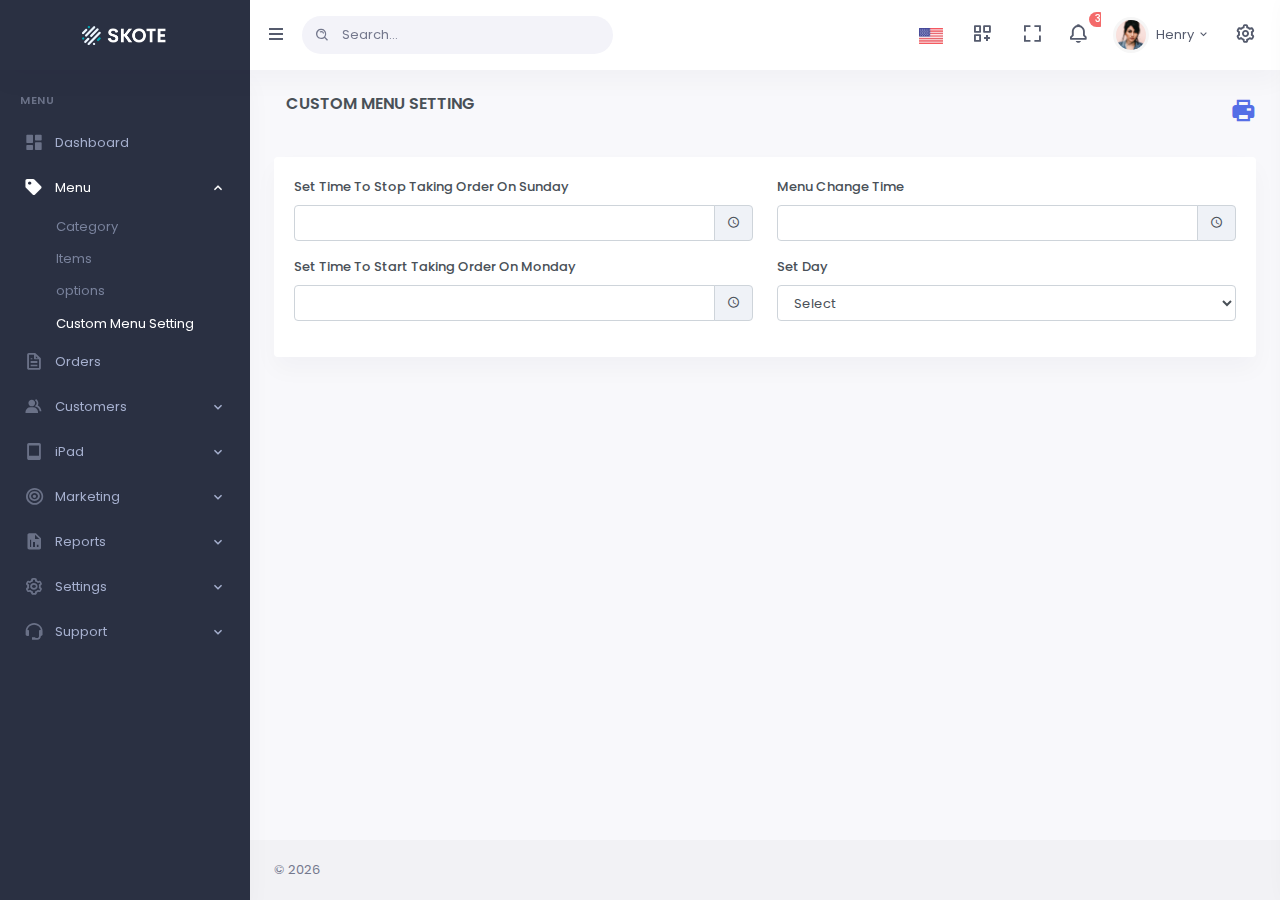
<file: menu-setting.html>
<!DOCTYPE html>
<html lang="en">

<head>
    <meta charset="utf-8" />
    <title>Starter Page | Skote - Responsive Bootstrap 4 Admin Dashboard</title>
    <meta name="viewport" content="width=device-width, initial-scale=1.0" />
    <meta content="Premium Multipurpose Admin & Dashboard Template" name="description" />
    <meta content="Themesbrand" name="author" />
    <!-- App favicon -->
    <link rel="shortcut icon" href="assets/images/favicon.ico" />

    <!-- Bootstrap Css -->
    <link href="assets/css/bootstrap.min.css" id="bootstrap-style" rel="stylesheet" type="text/css" />
    <link rel="stylesheet" href="assets/libs/bootstrap-timepicker/css/bootstrap-timepicker.min.css">
    <!-- Icons Css -->
    <link href="assets/css/icons.min.css" rel="stylesheet" type="text/css" />
    <!-- App Css-->
    <link href="assets/css/app.min.css" id="app-style" rel="stylesheet" type="text/css" />
</head>

<body data-sidebar="dark">
    <!-- Begin page -->
    <div id="layout-wrapper">
        <header id="page-topbar">
            <div class="navbar-header">
                <div class="d-flex">
                    <!-- LOGO -->
                    <div class="navbar-brand-box">
                        <a href="index.html" class="logo logo-dark">
                            <span class="logo-sm">
                                <img src="assets/images/logo.svg" alt="" height="22" />
                            </span>
                            <span class="logo-lg">
                                <img src="assets/images/logo-dark.png" alt="" height="17" />
                            </span>
                        </a>

                        <a href="index.html" class="logo logo-light">
                            <span class="logo-sm">
                                <img src="assets/images/logo-light.svg" alt="" height="22" />
                            </span>
                            <span class="logo-lg">
                                <img src="assets/images/logo-light.png" alt="" height="19" />
                            </span>
                        </a>
                    </div>

                    <button type="button" class="btn btn-sm px-3 font-size-16 header-item waves-effect"
                        id="vertical-menu-btn">
                        <i class="fa fa-fw fa-bars"></i>
                    </button>

                    <!-- App Search-->
                    <form class="app-search d-none d-lg-block">
                        <div class="position-relative">
                            <input type="text" class="form-control" placeholder="Search..." />
                            <span class="bx bx-search-alt"></span>
                        </div>
                    </form>


                </div>

                <div class="d-flex">
                    <div class="dropdown d-inline-block d-lg-none ml-2">
                        <button type="button" class="btn header-item noti-icon waves-effect"
                            id="page-header-search-dropdown" data-toggle="dropdown" aria-haspopup="true"
                            aria-expanded="false">
                            <i class="mdi mdi-magnify"></i>
                        </button>
                        <div class="dropdown-menu dropdown-menu-lg dropdown-menu-right p-0"
                            aria-labelledby="page-header-search-dropdown">
                            <form class="p-3">
                                <div class="form-group m-0">
                                    <div class="input-group">
                                        <input type="text" class="form-control" placeholder="Search ..."
                                            aria-label="Recipient's username" />
                                        <div class="input-group-append">
                                            <button class="btn btn-primary" type="submit">
                                                <i class="mdi mdi-magnify"></i>
                                            </button>
                                        </div>
                                    </div>
                                </div>
                            </form>
                        </div>
                    </div>

                    <div class="dropdown d-inline-block">
                        <button type="button" class="btn header-item waves-effect" data-toggle="dropdown"
                            aria-haspopup="true" aria-expanded="false">
                            <img class="" src="assets/images/flags/us.jpg" alt="Header Language" height="16" />
                        </button>
                        <div class="dropdown-menu dropdown-menu-right">
                            <!-- item-->
                            <a href="javascript:void(0);" class="dropdown-item notify-item">
                                <img src="assets/images/flags/spain.jpg" alt="user-image" class="mr-1" height="12" />
                                <span class="align-middle">Spanish</span>
                            </a>

                            <!-- item-->
                            <a href="javascript:void(0);" class="dropdown-item notify-item">
                                <img src="assets/images/flags/germany.jpg" alt="user-image" class="mr-1" height="12" />
                                <span class="align-middle">German</span>
                            </a>

                            <!-- item-->
                            <a href="javascript:void(0);" class="dropdown-item notify-item">
                                <img src="assets/images/flags/italy.jpg" alt="user-image" class="mr-1" height="12" />
                                <span class="align-middle">Italian</span>
                            </a>

                            <!-- item-->
                            <a href="javascript:void(0);" class="dropdown-item notify-item">
                                <img src="assets/images/flags/russia.jpg" alt="user-image" class="mr-1" height="12" />
                                <span class="align-middle">Russian</span>
                            </a>
                        </div>
                    </div>

                    <div class="dropdown d-none d-lg-inline-block ml-1">
                        <button type="button" class="btn header-item noti-icon waves-effect" data-toggle="dropdown"
                            aria-haspopup="true" aria-expanded="false">
                            <i class="bx bx-customize"></i>
                        </button>
                        <div class="dropdown-menu dropdown-menu-lg dropdown-menu-right">
                            <div class="px-lg-2">
                                <div class="row no-gutters">
                                    <div class="col">
                                        <a class="dropdown-icon-item" href="#">
                                            <img src="assets/images/brands/github.png" alt="Github" />
                                            <span>GitHub</span>
                                        </a>
                                    </div>
                                    <div class="col">
                                        <a class="dropdown-icon-item" href="#">
                                            <img src="assets/images/brands/bitbucket.png" alt="bitbucket" />
                                            <span>Bitbucket</span>
                                        </a>
                                    </div>
                                    <div class="col">
                                        <a class="dropdown-icon-item" href="#">
                                            <img src="assets/images/brands/dribbble.png" alt="dribbble" />
                                            <span>Dribbble</span>
                                        </a>
                                    </div>
                                </div>

                                <div class="row no-gutters">
                                    <div class="col">
                                        <a class="dropdown-icon-item" href="#">
                                            <img src="assets/images/brands/dropbox.png" alt="dropbox" />
                                            <span>Dropbox</span>
                                        </a>
                                    </div>
                                    <div class="col">
                                        <a class="dropdown-icon-item" href="#">
                                            <img src="assets/images/brands/mail_chimp.png" alt="mail_chimp" />
                                            <span>Mail Chimp</span>
                                        </a>
                                    </div>
                                    <div class="col">
                                        <a class="dropdown-icon-item" href="#">
                                            <img src="assets/images/brands/slack.png" alt="slack" />
                                            <span>Slack</span>
                                        </a>
                                    </div>
                                </div>
                            </div>
                        </div>
                    </div>

                    <div class="dropdown d-none d-lg-inline-block ml-1">
                        <button type="button" class="btn header-item noti-icon waves-effect" data-toggle="fullscreen">
                            <i class="bx bx-fullscreen"></i>
                        </button>
                    </div>

                    <div class="dropdown d-inline-block">
                        <button type="button" class="btn header-item noti-icon waves-effect"
                            id="page-header-notifications-dropdown" data-toggle="dropdown" aria-haspopup="true"
                            aria-expanded="false">
                            <i class="bx bx-bell bx-tada"></i>
                            <span class="badge badge-danger badge-pill">3</span>
                        </button>
                        <div class="dropdown-menu dropdown-menu-lg dropdown-menu-right p-0"
                            aria-labelledby="page-header-notifications-dropdown">
                            <div class="p-3">
                                <div class="row align-items-center">
                                    <div class="col">
                                        <h6 class="m-0">Notifications</h6>
                                    </div>
                                    <div class="col-auto">
                                        <a href="#!" class="small"> View All</a>
                                    </div>
                                </div>
                            </div>
                            <div data-simplebar style="max-height: 230px">
                                <a href="" class="text-reset notification-item">
                                    <div class="media">
                                        <div class="avatar-xs mr-3">
                                            <span class="avatar-title bg-primary rounded-circle font-size-16">
                                                <i class="bx bx-cart"></i>
                                            </span>
                                        </div>
                                        <div class="media-body">
                                            <h6 class="mt-0 mb-1">Your order is placed</h6>
                                            <div class="font-size-12 text-muted">
                                                <p class="mb-1">
                                                    If several languages coalesce the grammar
                                                </p>
                                                <p class="mb-0">
                                                    <i class="mdi mdi-clock-outline"></i> 3 min ago
                                                </p>
                                            </div>
                                        </div>
                                    </div>
                                </a>
                                <a href="" class="text-reset notification-item">
                                    <div class="media">
                                        <img src="assets/images/users/avatar-3.jpg"
                                            class="mr-3 rounded-circle avatar-xs" alt="user-pic" />
                                        <div class="media-body">
                                            <h6 class="mt-0 mb-1">James Lemire</h6>
                                            <div class="font-size-12 text-muted">
                                                <p class="mb-1">
                                                    It will seem like simplified English.
                                                </p>
                                                <p class="mb-0">
                                                    <i class="mdi mdi-clock-outline"></i> 1 hours ago
                                                </p>
                                            </div>
                                        </div>
                                    </div>
                                </a>
                                <a href="" class="text-reset notification-item">
                                    <div class="media">
                                        <div class="avatar-xs mr-3">
                                            <span class="avatar-title bg-success rounded-circle font-size-16">
                                                <i class="bx bx-badge-check"></i>
                                            </span>
                                        </div>
                                        <div class="media-body">
                                            <h6 class="mt-0 mb-1">Your item is shipped</h6>
                                            <div class="font-size-12 text-muted">
                                                <p class="mb-1">
                                                    If several languages coalesce the grammar
                                                </p>
                                                <p class="mb-0">
                                                    <i class="mdi mdi-clock-outline"></i> 3 min ago
                                                </p>
                                            </div>
                                        </div>
                                    </div>
                                </a>

                                <a href="" class="text-reset notification-item">
                                    <div class="media">
                                        <img src="assets/images/users/avatar-4.jpg"
                                            class="mr-3 rounded-circle avatar-xs" alt="user-pic" />
                                        <div class="media-body">
                                            <h6 class="mt-0 mb-1">Salena Layfield</h6>
                                            <div class="font-size-12 text-muted">
                                                <p class="mb-1">
                                                    As a skeptical Cambridge friend of mine occidental.
                                                </p>
                                                <p class="mb-0">
                                                    <i class="mdi mdi-clock-outline"></i> 1 hours ago
                                                </p>
                                            </div>
                                        </div>
                                    </div>
                                </a>
                            </div>
                            <div class="p-2 border-top">
                                <a class="btn btn-sm btn-link font-size-14 btn-block text-center"
                                    href="javascript:void(0)">
                                    <i class="mdi mdi-arrow-right-circle mr-1"></i> View More..
                                </a>
                            </div>
                        </div>
                    </div>

                    <div class="dropdown d-inline-block">
                        <button type="button" class="btn header-item waves-effect" id="page-header-user-dropdown"
                            data-toggle="dropdown" aria-haspopup="true" aria-expanded="false">
                            <img class="rounded-circle header-profile-user" src="assets/images/users/avatar-1.jpg"
                                alt="Header Avatar" />
                            <span class="d-none d-xl-inline-block ml-1">Henry</span>
                            <i class="mdi mdi-chevron-down d-none d-xl-inline-block"></i>
                        </button>
                        <div class="dropdown-menu dropdown-menu-right">
                            <!-- item-->
                            <a class="dropdown-item" href="#"><i class="bx bx-user font-size-16 align-middle mr-1"></i>
                                Profile</a>
                            <a class="dropdown-item" href="#"><i
                                    class="bx bx-wallet font-size-16 align-middle mr-1"></i>
                                My Wallet</a>
                            <a class="dropdown-item d-block" href="#"><span
                                    class="badge badge-success float-right">11</span><i
                                    class="bx bx-wrench font-size-16 align-middle mr-1"></i>
                                Settings</a>
                            <a class="dropdown-item" href="#"><i
                                    class="bx bx-lock-open font-size-16 align-middle mr-1"></i>
                                Lock screen</a>
                            <div class="dropdown-divider"></div>
                            <a class="dropdown-item text-danger" href="#"><i
                                    class="bx bx-power-off font-size-16 align-middle mr-1 text-danger"></i>
                                Logout</a>
                        </div>
                    </div>

                    <div class="dropdown d-inline-block">
                        <button type="button" class="btn header-item noti-icon right-bar-toggle waves-effect">
                            <i class="bx bx-cog bx-spin"></i>
                        </button>
                    </div>
                </div>
            </div>
        </header>

        <!-- ========== Left Sidebar Start ========== -->
        <div class="vertical-menu">
            <div data-simplebar class="h-100">
                <!--- Sidemenu -->
                <div id="sidebar-menu">
                    <!-- Left Menu Start -->
                    <ul class="metismenu list-unstyled" id="side-menu">
                        <li class="menu-title">Menu</li>

                        <li>
                            <a href="index.html" class="waves-effect">
                                <i class="bx bxs-dashboard"></i>
                                <span>Dashboard</span>
                            </a>
                        </li>

                        <li>
                            <a href="javascript: void(0);" class="has-arrow waves-effect">
                                <i class="bx bxs-purchase-tag"></i>
                                <span>Menu</span>
                            </a>
                            <ul class="sub-menu" aria-expanded="false">
                                <li><a href="menu-cateory.html">Category</a></li>
                                <li><a href="menu-items.html">Items</a></li>
                                <li><a href="menu-options.html">options</a></li>

                                <li>
                                    <a href="menu-setting.html">Custom Menu Setting</a>
                            </ul>
                        </li>
                        <li>
                            <a href="javascript:;" class="waves-effect">
                                <i class="bx bx-file"></i>
                                <span>Orders</span>
                            </a>
                        </li>
                        <li>
                            <a href="javascript: void(0);" class="has-arrow waves-effect">
                                <i class="bx bxs-group"></i>
                                <span>Customers</span>
                            </a>
                            <ul class="sub-menu" aria-expanded="false">
                                <li><a href="javascript:;">Customers</a></li>
                                <li><a href="javascript:;">Blacklist</a></li>
                                <li><a href="javascript:;">Student Form</a></li>
                            </ul>
                        </li>
                        <li>
                            <a href="javascript: void(0);" class="has-arrow waves-effect">
                                <i class="bx bx-tab                  "></i>
                                <span>iPad</span>
                            </a>
                            <ul class="sub-menu" aria-expanded="false">
                                <li><a href="auth-login.html">iPad Settings</a></li>
                            </ul>
                        </li>
                        <li>
                            <a href="javascript: void(0);" class="has-arrow waves-effect">
                                <i class="bx bx-bullseye
                  "></i>
                                <span>Marketing</span>
                            </a>
                            <ul class="sub-menu" aria-expanded="true">
                                <li><a href="javascript: void(0);">Coupons</a></li>
                                <li>
                                    <a href="javascript: void(0);" class="has-arrow">reEngage</a>
                                    <ul class="sub-menu" aria-expanded="true">
                                        <li><a href="javascript: void(0);">Campaigns</a></li>
                                        <li><a href="javascript: void(0);">Sent Mail</a></li>
                                    </ul>
                                </li>
                                <li><a href="javascript: void(0);">More Info</a></li>
                                <li><a href="javascript: void(0);">Integration</a></li>
                                <li>
                                    <a href="javascript: void(0);" class="has-arrow">Alert</a>
                                    <ul class="sub-menu" aria-expanded="true">
                                        <li><a href="javascript: void(0);">Custom Alert</a></li>
                                    </ul>
                                </li>
                            </ul>
                        </li>
                        <li>
                            <a href="javascript: void(0);" class="has-arrow waves-effect">
                                <i class="bx bxs-report"></i>
                                <span>Reports</span>
                            </a>
                            <ul class="sub-menu" aria-expanded="true">
                                <li>
                                    <a href="javascript: void(0);" class="has-arrow">Orders</a>
                                    <ul class="sub-menu" aria-expanded="true">
                                        <li><a href="report-orders.html">Orders</a></li>
                                        <li><a href="report-taxes.html">Tax</a></li>
                                        <li><a href="report-coupons.html">Coupons</a></li>
                                    </ul>
                                </li>
                                <li>
                                    <a href="javascript: void(0);" class="has-arrow">Products</a>
                                    <ul class="sub-menu" aria-expanded="true">
                                        <li><a href="report-product-viewed.html">Viewed</a></li>
                                        <li><a href="products-purchased-report.html">Purchased</a></li>
                                    </ul>
                                </li>
                                <li><a href="javascript: void(0);">Transactions</a></li>
                            </ul>
                        </li>

                        <li>
                            <a href="javascript: void(0);" class="has-arrow waves-effect">
                                <i class="bx bx-cog"></i>
                                <span>Settings</span>
                            </a>
                            <ul class="sub-menu" aria-expanded="true">
                                <li><a href="javascript:;">Payment Gateway</a></li>
                                <li><a href="javascript:;">Settings</a></li>
                                <li><a href="javascript:;">Set Holiday</a></li>
                                <li>
                                    <a href="javascript: void(0);" class="has-arrow">Localization</a>
                                    <ul class="sub-menu" aria-expanded="true">
                                        <li><a href="javascript: void(0);">Taxes</a></li>
                                    </ul>
                                </li>
                            </ul>
                        </li>
                        <li>
                            <a href="javascript: void(0);" class="has-arrow waves-effect">
                                <i class="bx bx-support"></i>
                                <span>Support</span>
                            </a>
                            <ul class="sub-menu" aria-expanded="false">
                                <li><a href="javascript:;">Ticket</a></li>
                                <li><a href="javascript:;">FAQ</a></li>
                                <li><a href="javascript:;">Video Tutorial</a></li>
                            </ul>
                        </li>
                        <!-- <li>
                <a href="javascript: void(0);" class="has-arrow waves-effect">
                  <i class="bx bx-share-alt"></i>
                  <span>Multi Level</span>
                </a>
                <ul class="sub-menu" aria-expanded="true">
                  <li><a href="javascript: void(0);">Level 1.1</a></li>
                  <li>
                    <a href="javascript: void(0);" class="has-arrow"
                      >Level 1.2</a
                    >
                    <ul class="sub-menu" aria-expanded="true">
                      <li><a href="javascript: void(0);">Level 2.1</a></li>
                      <li><a href="javascript: void(0);">Level 2.2</a></li>
                    </ul>
                  </li>
                </ul>
              </li> -->
                    </ul>
                </div>
                <!-- Sidebar -->
            </div>
        </div>
        <!-- Left Sidebar End -->

        <!-- ============================================================== -->
        <!-- Start right Content here -->
        <!-- ============================================================== -->
        <div class="main-content">
            <div class="page-content">
                <div class="container-fluid">
                    <div class="row">
                        <div class="col-12">
                            <div class="page-title-box d-flex align-items-start justify-content-between">
                                <div class="col">
                                    <h4 class="mb-3 font-size-18"> Custom Menu Setting
                                    </h4>
                                </div>
                                <div class="fa-2x">
                                    <a href="#"> <i class="bx bxs-printer"></i> </a> </div>
                            </div>
                        </div>
                    </div>
                    <div class="row">
                        <div class="col">
                            <div class="latest-transaction">
                            </div>
                            <div class="card mt-6">
                                <div class="card-body">
                                    <div class="row">
                                        <div class="col ">
                                            <div class="row">
                                                <div class="col-lg-6">
                                                    <div class="form-group">
                                                        <label for="timepicker1" class="control-label">Set Time To
                                                            Stop Taking Order On Sunday</label>
                                                            <div class="input-group">
                                                                <input id="timepicker1" type="text" class="form-control" data-provide="timepicker">
                                                                <div class="input-group-append">
                                                                    <span class="input-group-text"><i class="mdi mdi-clock-outline"></i></span>
                                                                </div>
                                                            </div>

                                                    </div>
                                                    <div class="form-group">
                                                        <label for="timepicker2" class="control-label">Set Time To
                                                            Start Taking Order On Monday
                                                        </label>

                                                        <div class="input-group">
                                                            <input id="timepicker2" type="text" class="form-control" data-provide="timepicker">
                                                            <div class="input-group-append">
                                                                <span class="input-group-text"><i class="mdi mdi-clock-outline"></i></span>
                                                            </div>
                                                        </div>
                                                    </div>
                                                </div>
                                                <div class="col-lg-6">
                                                    <div class="form-group">
                                                        <label for="timepicker3" class="control-label">Menu Change
                                                            Time
                                                        </label>
                                                        <div class="input-group">
                                                            <input id="timepicker3" type="text" class="form-control" data-provide="timepicker">
                                                            <div class="input-group-append">
                                                                <span class="input-group-text"><i class="mdi mdi-clock-outline"></i></span>
                                                            </div>
                                                        </div>

                                                    </div>
                                                    <div class="form-group">
                                                        <label for="satDay" class="control-label">Set Day</label>

                                                        <select class="form-control ">
                                                            <option">Select</option>
                                                                <option>Select</option>

                                                        </select>
                                                    </div>
                                                </div>

                                            </div>
                                        </div>
                                    </div>



                                </div>

                            </div>

                        </div>

                    </div>
                </div>
            </div>

        </div>
        <!-- end page title -->
    </div>
    <!-- container-fluid -->
    </div>
    <!-- End Page-content -->

    <footer class="footer">
        <div class="container-fluid">
            <div class="row">
                <div class="col-sm">
                    &copy;
                    <script>
                        document.write(new Date().getFullYear());
                    </script>
                </div>
            </div>
        </div>
    </footer>
    </div>
    <!-- end main content-->
    </div>
    <!-- END layout-wrapper -->

    <!-- Right Sidebar -->
    <div class="right-bar">
        <div data-simplebar class="h-100">
            <div class="rightbar-title px-3 py-4">
                <a href="javascript:void(0);" class="right-bar-toggle float-right">
                    <i class="mdi mdi-close noti-icon"></i>
                </a>
                <h5 class="m-0">Settings</h5>
            </div>

            <!-- Settings -->
            <hr class="mt-0" />
            <h6 class="text-center mb-0">Choose Layouts</h6>

            <div class="p-4">
                <div class="mb-2">
                    <img src="assets/images/layouts/layout-1.jpg" class="img-fluid img-thumbnail" alt="" />
                </div>
                <div class="custom-control custom-switch mb-3">
                    <input type="checkbox" class="custom-control-input theme-choice" id="light-mode-switch" checked />
                    <label class="custom-control-label" for="light-mode-switch">Light Mode</label>
                </div>

                <div class="mb-2">
                    <img src="assets/images/layouts/layout-2.jpg" class="img-fluid img-thumbnail" alt="" />
                </div>
                <div class="custom-control custom-switch mb-3">
                    <input type="checkbox" class="custom-control-input theme-choice" id="dark-mode-switch"
                        data-bsStyle="assets/css/bootstrap-dark.min.css" data-appStyle="assets/css/app-dark.min.css" />
                    <label class="custom-control-label" for="dark-mode-switch">Dark Mode</label>
                </div>

                <div class="mb-2">
                    <img src="assets/images/layouts/layout-3.jpg" class="img-fluid img-thumbnail" alt="" />
                </div>
                <div class="custom-control custom-switch mb-5">
                    <input type="checkbox" class="custom-control-input theme-choice" id="rtl-mode-switch"
                        data-appStyle="assets/css/app-rtl.min.css" />
                    <label class="custom-control-label" for="rtl-mode-switch">RTL Mode</label>
                </div>
            </div>
        </div>
        <!-- end slimscroll-menu-->
    </div>
    <!-- /Right-bar -->

    <!-- Right bar overlay-->
    <div class="rightbar-overlay"></div>

    <!-- JAVASCRIPT -->
    <script src="assets/libs/jquery/jquery.min.js"></script>
    <script src="assets/libs/bootstrap/js/bootstrap.bundle.min.js"></script>
    <script src="assets/libs/metismenu/metisMenu.min.js"></script>
    <script src="assets/libs/simplebar/simplebar.min.js"></script>
    <script src="assets/libs/node-waves/waves.min.js"></script>
    <script src="assets/libs/bootstrap-timepicker/js/bootstrap-timepicker.min.js"></script>

    <script src="assets/libs/apexcharts/apexcharts.min.js"></script>
    <script src="assets/js/pages/form-advanced.init.js"></script>

    <script src="assets/js/pages/dashboard.init.js"></script>
    <script src="assets/js/app.js"></script>
    <script>
        // $(document).ready(function(){
        //     $(".enable-delivery").change(function(){
        //         $(this).find("option:selected").each(function(){
        //             var optionValue = $(this).attr("value");
        //             if(optionValue){
        //                 $(".enable-deliver-container").not("." + optionValue).hide();
        //                 $("." + optionValue).show();
        //             } else{
        //                 $(".enable-deliver-container").hide();
        //             }
        //         });
        //     }).change();
        // });


        $('.enable-delivery').on('change', function () {
            if (this.value == '1') {
                $(".enable-deliver-container").show();
            } else {
                $(".enable-deliver-container").hide();
            }

        });
        $('.enable-prep').on('change', function () {
            if (this.value == '1') {
                $(".enable-prep-container").show();
            } else {
                $(".enable-prep-container").hide();
            }

        });
        $(".open-nested-location-tab").click(function () {
            $(".latest-transaction").hide();
            $(".nested-location-tab").show();
        });
    </script>
</body>

</html>
</file>
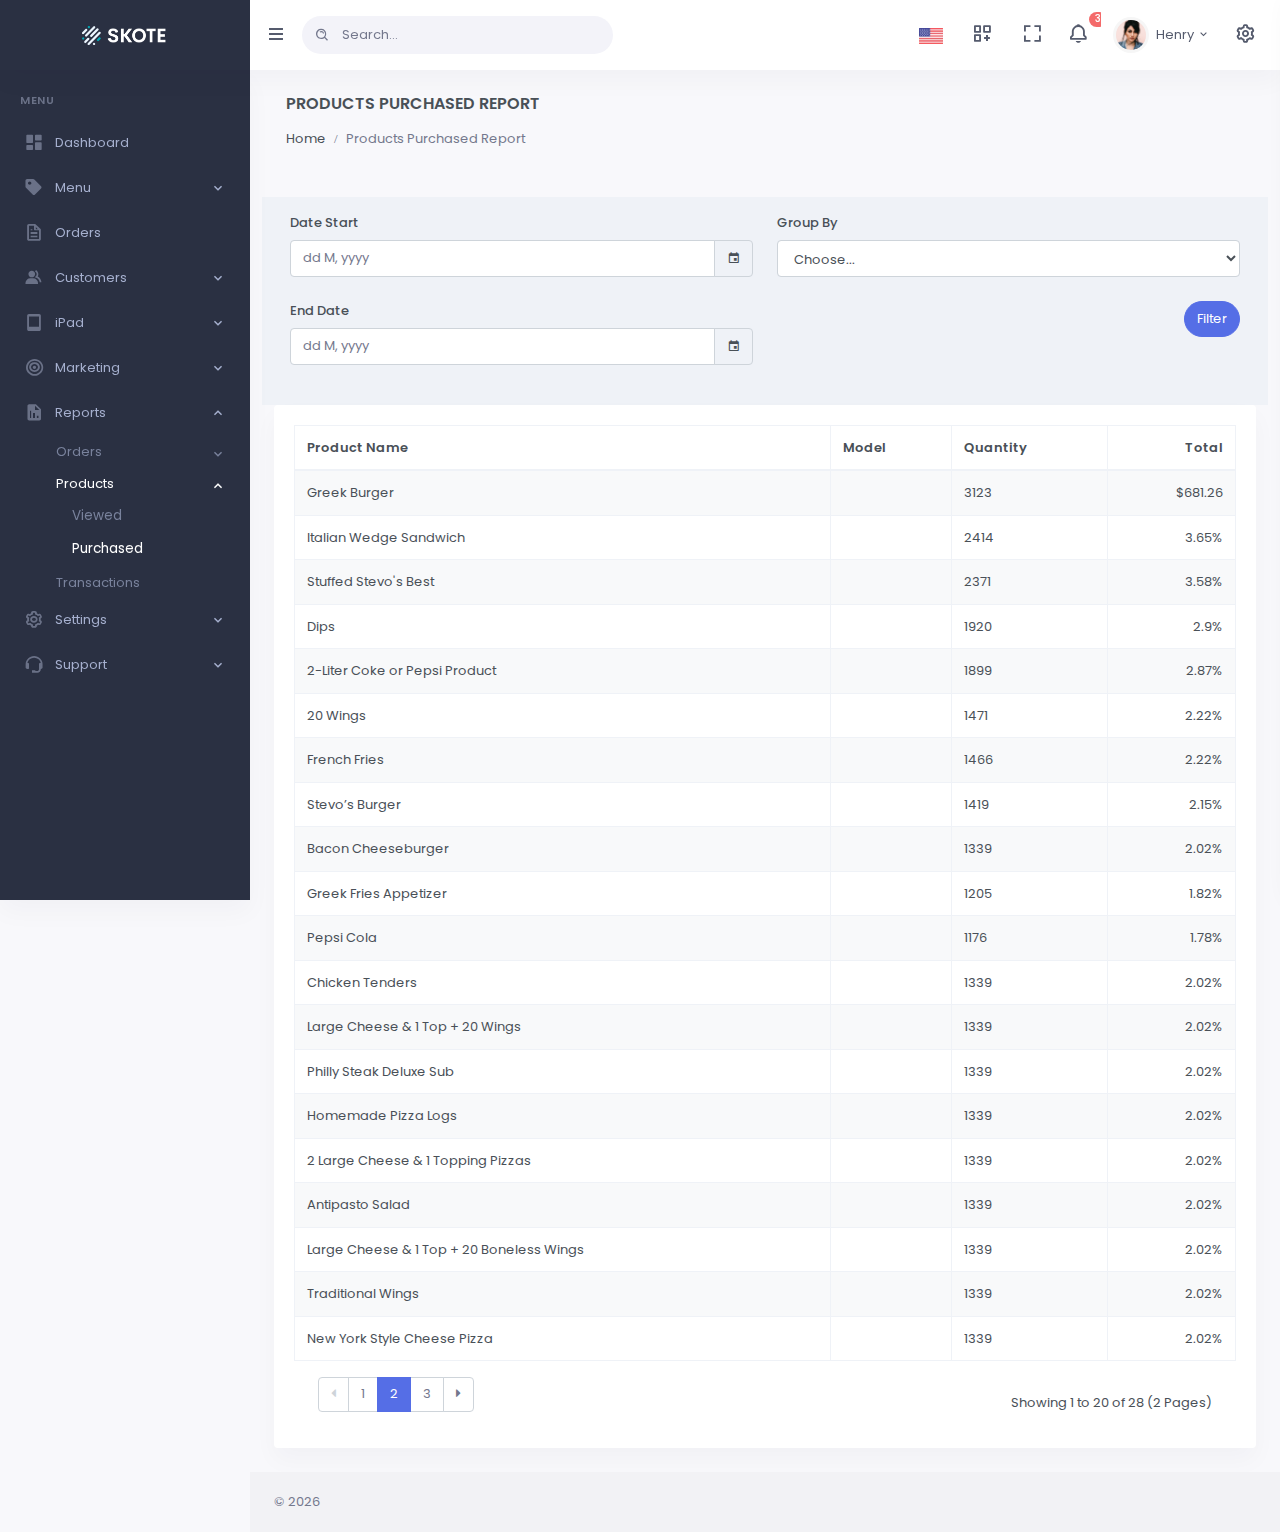
<file: products-purchased-report.html>
<!DOCTYPE html>
<html lang="en">

<head>
    <meta charset="utf-8" />
    <title>Starter Page | Skote - Responsive Bootstrap 4 Admin Dashboard</title>
    <meta name="viewport" content="width=device-width, initial-scale=1.0" />
    <meta content="Premium Multipurpose Admin & Dashboard Template" name="description" />
    <meta content="Themesbrand" name="author" />
    <!-- App favicon -->
    <link rel="shortcut icon" href="assets/images/favicon.ico" />

    <!-- Bootstrap Css -->
    <link href="assets/css/bootstrap.min.css" id="bootstrap-style" rel="stylesheet" type="text/css" />
    <link rel="stylesheet" href="assets/libs/bootstrap-datepicker/css/bootstrap-datepicker.min.css">
    <!-- Icons Css -->
    <link href="assets/css/icons.min.css" rel="stylesheet" type="text/css" />
    <!-- App Css-->
    <link href="assets/css/app.min.css" id="app-style" rel="stylesheet" type="text/css" />
</head>

<body data-sidebar="dark">
    <!-- Begin page -->
    <div id="layout-wrapper">
        <header id="page-topbar">
            <div class="navbar-header">
                <div class="d-flex">
                    <!-- LOGO -->
                    <div class="navbar-brand-box">
                        <a href="index.html" class="logo logo-dark">
                            <span class="logo-sm">
                                <img src="assets/images/logo.svg" alt="" height="22" />
                            </span>
                            <span class="logo-lg">
                                <img src="assets/images/logo-dark.png" alt="" height="17" />
                            </span>
                        </a>

                        <a href="index.html" class="logo logo-light">
                            <span class="logo-sm">
                                <img src="assets/images/logo-light.svg" alt="" height="22" />
                            </span>
                            <span class="logo-lg">
                                <img src="assets/images/logo-light.png" alt="" height="19" />
                            </span>
                        </a>
                    </div>

                    <button type="button" class="btn btn-sm px-3 font-size-16 header-item waves-effect"
                        id="vertical-menu-btn">
                        <i class="fa fa-fw fa-bars"></i>
                    </button>

                    <!-- App Search-->
                    <form class="app-search d-none d-lg-block">
                        <div class="position-relative">
                            <input type="text" class="form-control" placeholder="Search..." />
                            <span class="bx bx-search-alt"></span>
                        </div>
                    </form>


                </div>

                <div class="d-flex">
                    <div class="dropdown d-inline-block d-lg-none ml-2">
                        <button type="button" class="btn header-item noti-icon waves-effect"
                            id="page-header-search-dropdown" data-toggle="dropdown" aria-haspopup="true"
                            aria-expanded="false">
                            <i class="mdi mdi-magnify"></i>
                        </button>
                        <div class="dropdown-menu dropdown-menu-lg dropdown-menu-right p-0"
                            aria-labelledby="page-header-search-dropdown">
                            <form class="p-3">
                                <div class="form-group m-0">
                                    <div class="input-group">
                                        <input type="text" class="form-control" placeholder="Search ..."
                                            aria-label="Recipient's username" />
                                        <div class="input-group-append">
                                            <button class="btn btn-primary" type="submit">
                                                <i class="mdi mdi-magnify"></i>
                                            </button>
                                        </div>
                                    </div>
                                </div>
                            </form>
                        </div>
                    </div>

                    <div class="dropdown d-inline-block">
                        <button type="button" class="btn header-item waves-effect" data-toggle="dropdown"
                            aria-haspopup="true" aria-expanded="false">
                            <img class="" src="assets/images/flags/us.jpg" alt="Header Language" height="16" />
                        </button>
                        <div class="dropdown-menu dropdown-menu-right">
                            <!-- item-->
                            <a href="javascript:void(0);" class="dropdown-item notify-item">
                                <img src="assets/images/flags/spain.jpg" alt="user-image" class="mr-1" height="12" />
                                <span class="align-middle">Spanish</span>
                            </a>

                            <!-- item-->
                            <a href="javascript:void(0);" class="dropdown-item notify-item">
                                <img src="assets/images/flags/germany.jpg" alt="user-image" class="mr-1" height="12" />
                                <span class="align-middle">German</span>
                            </a>

                            <!-- item-->
                            <a href="javascript:void(0);" class="dropdown-item notify-item">
                                <img src="assets/images/flags/italy.jpg" alt="user-image" class="mr-1" height="12" />
                                <span class="align-middle">Italian</span>
                            </a>

                            <!-- item-->
                            <a href="javascript:void(0);" class="dropdown-item notify-item">
                                <img src="assets/images/flags/russia.jpg" alt="user-image" class="mr-1" height="12" />
                                <span class="align-middle">Russian</span>
                            </a>
                        </div>
                    </div>

                    <div class="dropdown d-none d-lg-inline-block ml-1">
                        <button type="button" class="btn header-item noti-icon waves-effect" data-toggle="dropdown"
                            aria-haspopup="true" aria-expanded="false">
                            <i class="bx bx-customize"></i>
                        </button>
                        <div class="dropdown-menu dropdown-menu-lg dropdown-menu-right">
                            <div class="px-lg-2">
                                <div class="row no-gutters">
                                    <div class="col">
                                        <a class="dropdown-icon-item" href="#">
                                            <img src="assets/images/brands/github.png" alt="Github" />
                                            <span>GitHub</span>
                                        </a>
                                    </div>
                                    <div class="col">
                                        <a class="dropdown-icon-item" href="#">
                                            <img src="assets/images/brands/bitbucket.png" alt="bitbucket" />
                                            <span>Bitbucket</span>
                                        </a>
                                    </div>
                                    <div class="col">
                                        <a class="dropdown-icon-item" href="#">
                                            <img src="assets/images/brands/dribbble.png" alt="dribbble" />
                                            <span>Dribbble</span>
                                        </a>
                                    </div>
                                </div>

                                <div class="row no-gutters">
                                    <div class="col">
                                        <a class="dropdown-icon-item" href="#">
                                            <img src="assets/images/brands/dropbox.png" alt="dropbox" />
                                            <span>Dropbox</span>
                                        </a>
                                    </div>
                                    <div class="col">
                                        <a class="dropdown-icon-item" href="#">
                                            <img src="assets/images/brands/mail_chimp.png" alt="mail_chimp" />
                                            <span>Mail Chimp</span>
                                        </a>
                                    </div>
                                    <div class="col">
                                        <a class="dropdown-icon-item" href="#">
                                            <img src="assets/images/brands/slack.png" alt="slack" />
                                            <span>Slack</span>
                                        </a>
                                    </div>
                                </div>
                            </div>
                        </div>
                    </div>

                    <div class="dropdown d-none d-lg-inline-block ml-1">
                        <button type="button" class="btn header-item noti-icon waves-effect" data-toggle="fullscreen">
                            <i class="bx bx-fullscreen"></i>
                        </button>
                    </div>

                    <div class="dropdown d-inline-block">
                        <button type="button" class="btn header-item noti-icon waves-effect"
                            id="page-header-notifications-dropdown" data-toggle="dropdown" aria-haspopup="true"
                            aria-expanded="false">
                            <i class="bx bx-bell bx-tada"></i>
                            <span class="badge badge-danger badge-pill">3</span>
                        </button>
                        <div class="dropdown-menu dropdown-menu-lg dropdown-menu-right p-0"
                            aria-labelledby="page-header-notifications-dropdown">
                            <div class="p-3">
                                <div class="row align-items-center">
                                    <div class="col">
                                        <h6 class="m-0">Notifications</h6>
                                    </div>
                                    <div class="col-auto">
                                        <a href="#!" class="small"> View All</a>
                                    </div>
                                </div>
                            </div>
                            <div data-simplebar style="max-height: 230px">
                                <a href="" class="text-reset notification-item">
                                    <div class="media">
                                        <div class="avatar-xs mr-3">
                                            <span class="avatar-title bg-primary rounded-circle font-size-16">
                                                <i class="bx bx-cart"></i>
                                            </span>
                                        </div>
                                        <div class="media-body">
                                            <h6 class="mt-0 mb-1">Your order is placed</h6>
                                            <div class="font-size-12 text-muted">
                                                <p class="mb-1">
                                                    If several languages coalesce the grammar
                                                </p>
                                                <p class="mb-0">
                                                    <i class="mdi mdi-clock-outline"></i> 3 min ago
                                                </p>
                                            </div>
                                        </div>
                                    </div>
                                </a>
                                <a href="" class="text-reset notification-item">
                                    <div class="media">
                                        <img src="assets/images/users/avatar-3.jpg"
                                            class="mr-3 rounded-circle avatar-xs" alt="user-pic" />
                                        <div class="media-body">
                                            <h6 class="mt-0 mb-1">James Lemire</h6>
                                            <div class="font-size-12 text-muted">
                                                <p class="mb-1">
                                                    It will seem like simplified English.
                                                </p>
                                                <p class="mb-0">
                                                    <i class="mdi mdi-clock-outline"></i> 1 hours ago
                                                </p>
                                            </div>
                                        </div>
                                    </div>
                                </a>
                                <a href="" class="text-reset notification-item">
                                    <div class="media">
                                        <div class="avatar-xs mr-3">
                                            <span class="avatar-title bg-success rounded-circle font-size-16">
                                                <i class="bx bx-badge-check"></i>
                                            </span>
                                        </div>
                                        <div class="media-body">
                                            <h6 class="mt-0 mb-1">Your item is shipped</h6>
                                            <div class="font-size-12 text-muted">
                                                <p class="mb-1">
                                                    If several languages coalesce the grammar
                                                </p>
                                                <p class="mb-0">
                                                    <i class="mdi mdi-clock-outline"></i> 3 min ago
                                                </p>
                                            </div>
                                        </div>
                                    </div>
                                </a>

                                <a href="" class="text-reset notification-item">
                                    <div class="media">
                                        <img src="assets/images/users/avatar-4.jpg"
                                            class="mr-3 rounded-circle avatar-xs" alt="user-pic" />
                                        <div class="media-body">
                                            <h6 class="mt-0 mb-1">Salena Layfield</h6>
                                            <div class="font-size-12 text-muted">
                                                <p class="mb-1">
                                                    As a skeptical Cambridge friend of mine occidental.
                                                </p>
                                                <p class="mb-0">
                                                    <i class="mdi mdi-clock-outline"></i> 1 hours ago
                                                </p>
                                            </div>
                                        </div>
                                    </div>
                                </a>
                            </div>
                            <div class="p-2 border-top">
                                <a class="btn btn-sm btn-link font-size-14 btn-block text-center"
                                    href="javascript:void(0)">
                                    <i class="mdi mdi-arrow-right-circle mr-1"></i> View More..
                                </a>
                            </div>
                        </div>
                    </div>

                    <div class="dropdown d-inline-block">
                        <button type="button" class="btn header-item waves-effect" id="page-header-user-dropdown"
                            data-toggle="dropdown" aria-haspopup="true" aria-expanded="false">
                            <img class="rounded-circle header-profile-user" src="assets/images/users/avatar-1.jpg"
                                alt="Header Avatar" />
                            <span class="d-none d-xl-inline-block ml-1">Henry</span>
                            <i class="mdi mdi-chevron-down d-none d-xl-inline-block"></i>
                        </button>
                        <div class="dropdown-menu dropdown-menu-right">
                            <!-- item-->
                            <a class="dropdown-item" href="#"><i class="bx bx-user font-size-16 align-middle mr-1"></i>
                                Profile</a>
                            <a class="dropdown-item" href="#"><i
                                    class="bx bx-wallet font-size-16 align-middle mr-1"></i>
                                My Wallet</a>
                            <a class="dropdown-item d-block" href="#"><span
                                    class="badge badge-success float-right">11</span><i
                                    class="bx bx-wrench font-size-16 align-middle mr-1"></i>
                                Settings</a>
                            <a class="dropdown-item" href="#"><i
                                    class="bx bx-lock-open font-size-16 align-middle mr-1"></i>
                                Lock screen</a>
                            <div class="dropdown-divider"></div>
                            <a class="dropdown-item text-danger" href="#"><i
                                    class="bx bx-power-off font-size-16 align-middle mr-1 text-danger"></i>
                                Logout</a>
                        </div>
                    </div>

                    <div class="dropdown d-inline-block">
                        <button type="button" class="btn header-item noti-icon right-bar-toggle waves-effect">
                            <i class="bx bx-cog bx-spin"></i>
                        </button>
                    </div>
                </div>
            </div>
        </header>

        <!-- ========== Left Sidebar Start ========== -->
        <div class="vertical-menu">
            <div data-simplebar class="h-100">
                <!--- Sidemenu -->
                <div id="sidebar-menu">
                    <!-- Left Menu Start -->
                    <ul class="metismenu list-unstyled" id="side-menu">
                        <li class="menu-title">Menu</li>

                        <li>
                            <a href="index.html" class="waves-effect">
                                <i class="bx bxs-dashboard"></i>
                                <span>Dashboard</span>
                            </a>
                        </li>

                        <li>
                            <a href="javascript: void(0);" class="has-arrow waves-effect">
                                <i class="bx bxs-purchase-tag"></i>
                                <span>Menu</span>
                            </a>
                            <ul class="sub-menu" aria-expanded="false">
                                <li><a href="menu-cateory.html">Category</a></li>
                                <li><a href="menu-items.html">Items</a></li>
                                <li><a href="menu-options.html">options</a></li>

                                <li>
                                    <a href="menu-setting.html">Custom Menu Setting</a>
                            </ul>
                        </li>
                        <li>
                            <a href="javascript:;" class="waves-effect">
                                <i class="bx bx-file"></i>
                                <span>Orders</span>
                            </a>
                        </li>
                        <li>
                            <a href="javascript: void(0);" class="has-arrow waves-effect">
                                <i class="bx bxs-group"></i>
                                <span>Customers</span>
                            </a>
                            <ul class="sub-menu" aria-expanded="false">
                                <li><a href="javascript:;">Customers</a></li>
                                <li><a href="javascript:;">Blacklist</a></li>
                                <li><a href="javascript:;">Student Form</a></li>
                            </ul>
                        </li>
                        <li>
                            <a href="javascript: void(0);" class="has-arrow waves-effect">
                                <i class="bx bx-tab                  "></i>
                                <span>iPad</span>
                            </a>
                            <ul class="sub-menu" aria-expanded="false">
                                <li><a href="auth-login.html">iPad Settings</a></li>
                            </ul>
                        </li>
                        <li>
                            <a href="javascript: void(0);" class="has-arrow waves-effect">
                                <i class="bx bx-bullseye
                  "></i>
                                <span>Marketing</span>
                            </a>
                            <ul class="sub-menu" aria-expanded="true">
                                <li><a href="javascript: void(0);">Coupons</a></li>
                                <li>
                                    <a href="javascript: void(0);" class="has-arrow">reEngage</a>
                                    <ul class="sub-menu" aria-expanded="true">
                                        <li><a href="javascript: void(0);">Campaigns</a></li>
                                        <li><a href="javascript: void(0);">Sent Mail</a></li>
                                    </ul>
                                </li>
                                <li><a href="javascript: void(0);">More Info</a></li>
                                <li><a href="javascript: void(0);">Integration</a></li>
                                <li>
                                    <a href="javascript: void(0);" class="has-arrow">Alert</a>
                                    <ul class="sub-menu" aria-expanded="true">
                                        <li><a href="javascript: void(0);">Custom Alert</a></li>
                                    </ul>
                                </li>
                            </ul>
                        </li>
                        <li>
                            <a href="javascript: void(0);" class="has-arrow waves-effect">
                                <i class="bx bxs-report"></i>
                                <span>Reports</span>
                            </a>
                            <ul class="sub-menu" aria-expanded="true">
                                <li>
                                    <a href="javascript: void(0);" class="has-arrow">Orders</a>
                                    <ul class="sub-menu" aria-expanded="true">
                                        <li><a href="report-orders.html">Orders</a></li>
                                        <li><a href="report-taxes.html">Tax</a></li>
                                        <li><a href="report-coupons.html">Coupons</a></li>
                                    </ul>
                                </li>
                                <li>
                                    <a href="javascript: void(0);" class="has-arrow">Products</a>
                                    <ul class="sub-menu" aria-expanded="true">
                                        <li><a href="report-product-viewed.html">Viewed</a></li>
                                        <li><a href="products-purchased-report.html">Purchased</a></li>
                                    </ul>
                                </li>
                                <li><a href="javascript: void(0);">Transactions</a></li>
                            </ul>
                        </li>

                        <li>
                            <a href="javascript: void(0);" class="has-arrow waves-effect">
                                <i class="bx bx-cog"></i>
                                <span>Settings</span>
                            </a>
                            <ul class="sub-menu" aria-expanded="true">
                                <li><a href="javascript:;">Payment Gateway</a></li>
                                <li><a href="javascript:;">Settings</a></li>
                                <li><a href="javascript:;">Set Holiday</a></li>
                                <li>
                                    <a href="javascript: void(0);" class="has-arrow">Localization</a>
                                    <ul class="sub-menu" aria-expanded="true">
                                        <li><a href="javascript: void(0);">Taxes</a></li>
                                    </ul>
                                </li>
                            </ul>
                        </li>
                        <li>
                            <a href="javascript: void(0);" class="has-arrow waves-effect">
                                <i class="bx bx-support"></i>
                                <span>Support</span>
                            </a>
                            <ul class="sub-menu" aria-expanded="false">
                                <li><a href="javascript:;">Ticket</a></li>
                                <li><a href="javascript:;">FAQ</a></li>
                                <li><a href="javascript:;">Video Tutorial</a></li>
                            </ul>
                        </li>

                    </ul>
                </div>
                <!-- Sidebar -->
            </div>
        </div>
        <!-- Left Sidebar End -->

        <!-- ============================================================== -->
        <!-- Start right Content here -->
        <!-- ============================================================== -->
        <div class="main-content">
            <div class="page-content">
                <div class="container-fluid">
                    <!-- start page title -->
                    <div class="row">
                        <div class="col-12">
                            <div class="page-title-box d-flex align-items-start justify-content-between">
                                <div class="col">
                                    <h4 class="mb-3 font-size-18"> Products Purchased Report
                                    </h4>

                                    <div class="page-title-right">
                                        <ol class="breadcrumb m-0">
                                            <li class="breadcrumb-item">
                                                <a href="javascript: void(0);">Home</a>
                                            </li>
                                            <li class="breadcrumb-item active">Products Purchased Report</li>
                                        </ol>
                                    </div>
                                </div>

                            </div>
                        </div>
                    </div>



                    <!-- end row -->

                    <div class="row">
                        <div class="col">
                            <div class="latest-transaction">
                                <div class="row bg-light p-3 mt-4">
                                    <div class="col-lg-6">
                                        <div class="form-group mb-4">
                                            <label>Date Start
                                            </label>
                                            <div class="input-group">
                                                <input type="text" class="form-control" placeholder="dd M, yyyy"
                                                    data-date-format="dd M, yyyy" data-provide="datepicker">
                                                <div class="input-group-append">
                                                    <span class="input-group-text"><i
                                                            class="mdi mdi-calendar"></i></span>
                                                </div>
                                            </div><!-- input-group -->
                                        </div>
                                    </div>

                                    <div class="col-lg-6">
                                        <div class="form-group">
                                            <label for="productLocation">Group By</label><select id="productLocation"
                                                class="form-control">
                                                <option selected="">Choose...</option>
                                                <option>...</option>
                                            </select>
                                        </div>
                                    </div>
                                    <div class="col-lg-6">
                                        <div class="form-group mb-4">
                                            <label>End Date
                                            </label>
                                            <div class="input-group">
                                                <input type="text" class="form-control" placeholder="dd M, yyyy"
                                                    data-date-format="dd M, yyyy" data-provide="datepicker">
                                                <div class="input-group-append">
                                                    <span class="input-group-text"><i
                                                            class="mdi mdi-calendar"></i></span>
                                                </div>
                                            </div><!-- input-group -->
                                        </div>
                                    </div>
                                    <div class="col text-right"><button
                                            class="btn btn-primary btn-rounded waves-effect waves-light">Filter</button>
                                    </div>
                                </div>
                            </div>
                            <div class="card">
                                <div class="card-body">
                                    <!-- Nav tabs -->
                                    <div class="row">
                                        <div class="col">

                                            <div class="table-responsive">
                                                <table class="table table-striped table-bordered">
                                                    <thead>
                                                        <tr>
                                                            <th scope="col">Product Name </th>
                                                            <th scope="col">Model </th>
                                                            <th scope="col">Quantity </th>
                                                            <th scope="col" class="text-right">Total </th>

                                                        </tr>
                                                    </thead>
                                                    <tbody>
                                                        <tr>
                                                            <td>Greek Burger		 </td>
                                                            <td> </td>
                                                            <td>3123</td>
                                                            <td class="text-right">$681.26
                                                            </td>
                                                        </tr>
                                                        <tr>
                                                            <td>Italian Wedge Sandwich	 </td>
                                                            <td> </td>
                                                            <td>2414</td>
                                                            <td class="text-right">3.65%</td>
                                                        </tr>
                                                        <tr>
                                                            <td>Stuffed Stevo's Best	 </td>
                                                            <td> </td>
                                                            <td>2371</td>
                                                            <td class="text-right">3.58% </td>
                                                        </tr>
                                                        <tr>
                                                            <td>Dips </td>
                                                            <td> </td>
                                                            <td>1920</td>
                                                            <td class="text-right">2.9%
                                                            </td>
                                                        </tr>
                                                        <tr>
                                                            <td>2-Liter Coke or Pepsi Product </td>
                                                            <td> </td>
                                                            <td>1899</td>
                                                            <td class="text-right">2.87%</td>
                                                        </tr>
                                                        <tr>
                                                            <td>20 Wings </td>
                                                            <td> </td>
                                                            <td>1471</td>
                                                            <td class="text-right">2.22%
                                                            </td>
                                                        </tr>
                                                        <tr>
                                                            <td>French Fries </td>
                                                            <td> </td>
                                                            <td>1466</td>
                                                            <td class="text-right">2.22%
                                                            </td>
                                                        </tr>
                                                        <tr>
                                                            <td>Stevo’s Burger </td>
                                                            <td> </td>
                                                            <td>1419</td>
                                                            <td class="text-right">2.15%
                                                            </td>
                                                        </tr>
                                                        <tr>
                                                            <td>Bacon Cheeseburger </td>
                                                            <td> </td>
                                                            <td>1339</td>
                                                            <td class="text-right">2.02%
                                                            </td>
                                                        </tr>
                                                        <tr>
                                                            <td>Greek Fries Appetizer </td>
                                                            <td> </td>
                                                            <td>1205</td>
                                                            <td class="text-right">1.82%

                                                            </td>
                                                        </tr>
                                                        <tr>
                                                            <td>Pepsi Cola </td>
                                                            <td> </td>
                                                            <td>1176</td>
                                                            <td class="text-right">1.78%

                                                            </td>
                                                        </tr>
                                                        <tr>
                                                            <td>Chicken Tenders </td>
                                                            <td> </td>
                                                            <td>1339</td>
                                                            <td class="text-right">2.02%
                                                            </td>
                                                        </tr>
                                                        <tr>
                                                            <td>Large Cheese & 1 Top + 20 Wings </td>
                                                            <td> </td>
                                                            <td>1339</td>
                                                            <td class="text-right">2.02%
                                                            </td>
                                                        </tr>
                                                        <tr>
                                                            <td>Philly Steak Deluxe Sub </td>
                                                            <td> </td>
                                                            <td>1339</td>
                                                            <td class="text-right">2.02%
                                                            </td>
                                                        </tr>
                                                        <tr>
                                                            <td>Homemade Pizza Logs </td>
                                                            <td> </td>
                                                            <td>1339</td>
                                                            <td class="text-right">2.02%
                                                            </td>
                                                        </tr>
                                                        <tr>
                                                            <td>2 Large Cheese & 1 Topping Pizzas </td>
                                                            <td> </td>
                                                            <td>1339</td>
                                                            <td class="text-right">2.02%
                                                            </td>
                                                        </tr>
                                                        <tr>
                                                            <td>Antipasto Salad </td>
                                                            <td> </td>
                                                            <td>1339</td>
                                                            <td class="text-right">2.02%
                                                            </td>
                                                        </tr>
                                                        <tr>
                                                            <td>Large Cheese & 1 Top + 20 Boneless Wings </td>
                                                            <td> </td>
                                                            <td>1339</td>
                                                            <td class="text-right">2.02%
                                                            </td>
                                                        </tr>
                                                        <tr>
                                                            <td>Traditional Wings </td>
                                                            <td> </td>
                                                            <td>1339</td>
                                                            <td class="text-right">2.02%
                                                            </td>
                                                        </tr>
                                                        <tr>
                                                            <td>New York Style Cheese Pizza </td>
                                                            <td> </td>
                                                            <td>1339</td>
                                                            <td class="text-right">2.02%
                                                            </td>
                                                        </tr>
                                                    </tbody>
                                                </table>
                                                <div class="col d-flex">
                                                    <div class="col-md-6">
                                                        <nav aria-label="...">
                                                            <ul class="pagination">
                                                                <li class="page-item disabled">
                                                                    <a class="page-link" href="#" tabindex="-1"
                                                                        aria-disabled="true"> <i class="fas fa-caret-left
                                                                        "></i> </a>
                                                                </li>
                                                                <li class="page-item"><a class="page-link"
                                                                        href="#">1</a></li>
                                                                <li class="page-item active" aria-current="page">
                                                                    <a class="page-link" href="#">2 <span
                                                                            class="sr-only">(current)</span></a>
                                                                </li>
                                                                <li class="page-item"><a class="page-link"
                                                                        href="#">3</a></li>
                                                                <li class="page-item">
                                                                    <a class="page-link" href="#"> <i class="fas fa-caret-right
                                                                        "></i></a>
                                                                </li>
                                                            </ul>
                                                        </nav>
                                                    </div>
                                                    <div class="col-md-6">
                                                        <div class="text-right mt-3">Showing 1 to 20 of 28 (2 Pages)</div>
                                                    </div>
                                                </div>
                                            </div>
                                            <!-- end table-responsive -->
                                        </div>
                                    </div>
                                </div>
                            </div>
                        </div>
                    </div>
                </div>
            </div>
        </div>
    </div>

    <footer class="footer">
        <div class="container-fluid">
            <div class="row">
                <div class="col-sm">
                    &copy;
                    <script>
                        document.write(new Date().getFullYear());
                    </script>
                </div>
            </div>
        </div>
    </footer>
    </div>
    <!-- end main content-->
    </div>
    <!-- END layout-wrapper -->

    <!-- Right Sidebar -->
    <div class="right-bar">
        <div data-simplebar class="h-100">
            <div class="rightbar-title px-3 py-4">
                <a href="javascript:void(0);" class="right-bar-toggle float-right">
                    <i class="mdi mdi-close noti-icon"></i>
                </a>
                <h5 class="m-0">Settings</h5>
            </div>

            <!-- Settings -->
            <hr class="mt-0" />
            <h6 class="text-center mb-0">Choose Layouts</h6>

            <div class="p-4">
                <div class="mb-2">
                    <img src="assets/images/layouts/layout-1.jpg" class="img-fluid img-thumbnail" alt="" />
                </div>
                <div class="custom-control custom-switch mb-3">
                    <input type="checkbox" class="custom-control-input theme-choice" id="light-mode-switch" checked />
                    <label class="custom-control-label" for="light-mode-switch">Light Mode</label>
                </div>

                <div class="mb-2">
                    <img src="assets/images/layouts/layout-2.jpg" class="img-fluid img-thumbnail" alt="" />
                </div>
                <div class="custom-control custom-switch mb-3">
                    <input type="checkbox" class="custom-control-input theme-choice" id="dark-mode-switch"
                        data-bsStyle="assets/css/bootstrap-dark.min.css" data-appStyle="assets/css/app-dark.min.css" />
                    <label class="custom-control-label" for="dark-mode-switch">Dark Mode</label>
                </div>

                <div class="mb-2">
                    <img src="assets/images/layouts/layout-3.jpg" class="img-fluid img-thumbnail" alt="" />
                </div>
                <div class="custom-control custom-switch mb-5">
                    <input type="checkbox" class="custom-control-input theme-choice" id="rtl-mode-switch"
                        data-appStyle="assets/css/app-rtl.min.css" />
                    <label class="custom-control-label" for="rtl-mode-switch">RTL Mode</label>
                </div>
            </div>
        </div>
        <!-- end slimscroll-menu-->
    </div>
    <!-- /Right-bar -->

    <!-- Right bar overlay-->
    <div class="rightbar-overlay"></div>

    <!-- JAVASCRIPT -->
    <script src="assets/libs/jquery/jquery.min.js"></script>
    <script src="assets/libs/bootstrap/js/bootstrap.bundle.min.js"></script>
    <script src="assets/libs/metismenu/metisMenu.min.js"></script>
    <script src="assets/libs/simplebar/simplebar.min.js"></script>
    <script src="assets/libs/node-waves/waves.min.js"></script>

    <script src="assets/libs/apexcharts/apexcharts.min.js"></script>

    <script src="assets/js/pages/dashboard.init.js"></script>
    <script src="assets/libs/bootstrap-datepicker/js/bootstrap-datepicker.min.js"></script>

    <script src="assets/js/pages/form-advanced.init.js "></script>
    <script src="assets/js/app.js"></script>
    <script>
        $('.enable-delivery').on('change', function () {
            if (this.value == '1') {
                $(".enable-deliver-container").show();
            } else {
                $(".enable-deliver-container").hide();
            }

        });
        $('.enable-prep').on('change', function () {
            if (this.value == '1') {
                $(".enable-prep-container").show();
            } else {
                $(".enable-prep-container").hide();
            }

        });
        $(".open-nested-location-tab").click(function () {
            $(".latest-transaction").hide();
            $(".nested-location-tab").show();
        });
    </script>
</body>

</html>
</file>
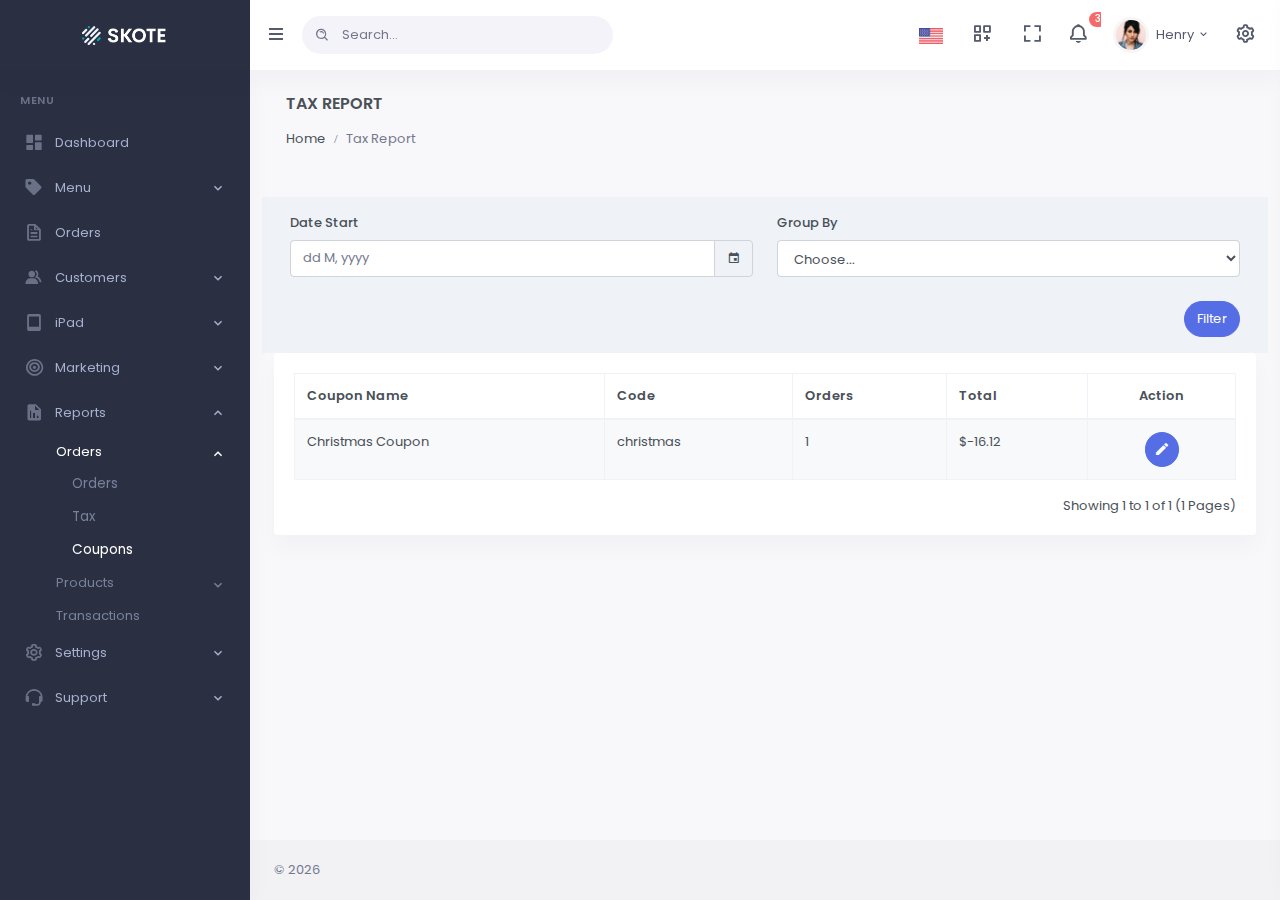
<file: report-coupons.html>
<!DOCTYPE html>
<html lang="en">

<head>
    <meta charset="utf-8" />
    <title>Starter Page | Skote - Responsive Bootstrap 4 Admin Dashboard</title>
    <meta name="viewport" content="width=device-width, initial-scale=1.0" />
    <meta content="Premium Multipurpose Admin & Dashboard Template" name="description" />
    <meta content="Themesbrand" name="author" />
    <!-- App favicon -->
    <link rel="shortcut icon" href="assets/images/favicon.ico" />

    <!-- Bootstrap Css -->
    <link href="assets/css/bootstrap.min.css" id="bootstrap-style" rel="stylesheet" type="text/css" />
    <link rel="stylesheet" href="assets/libs/bootstrap-datepicker/css/bootstrap-datepicker.min.css">
    <!-- Icons Css -->
    <link href="assets/css/icons.min.css" rel="stylesheet" type="text/css" />
    <!-- App Css-->
    <link href="assets/css/app.min.css" id="app-style" rel="stylesheet" type="text/css" />
</head>

<body data-sidebar="dark">
    <!-- Begin page -->
    <div id="layout-wrapper">
        <header id="page-topbar">
            <div class="navbar-header">
                <div class="d-flex">
                    <!-- LOGO -->
                    <div class="navbar-brand-box">
                        <a href="index.html" class="logo logo-dark">
                            <span class="logo-sm">
                                <img src="assets/images/logo.svg" alt="" height="22" />
                            </span>
                            <span class="logo-lg">
                                <img src="assets/images/logo-dark.png" alt="" height="17" />
                            </span>
                        </a>

                        <a href="index.html" class="logo logo-light">
                            <span class="logo-sm">
                                <img src="assets/images/logo-light.svg" alt="" height="22" />
                            </span>
                            <span class="logo-lg">
                                <img src="assets/images/logo-light.png" alt="" height="19" />
                            </span>
                        </a>
                    </div>

                    <button type="button" class="btn btn-sm px-3 font-size-16 header-item waves-effect"
                        id="vertical-menu-btn">
                        <i class="fa fa-fw fa-bars"></i>
                    </button>

                    <!-- App Search-->
                    <form class="app-search d-none d-lg-block">
                        <div class="position-relative">
                            <input type="text" class="form-control" placeholder="Search..." />
                            <span class="bx bx-search-alt"></span>
                        </div>
                    </form>


                </div>

                <div class="d-flex">
                    <div class="dropdown d-inline-block d-lg-none ml-2">
                        <button type="button" class="btn header-item noti-icon waves-effect"
                            id="page-header-search-dropdown" data-toggle="dropdown" aria-haspopup="true"
                            aria-expanded="false">
                            <i class="mdi mdi-magnify"></i>
                        </button>
                        <div class="dropdown-menu dropdown-menu-lg dropdown-menu-right p-0"
                            aria-labelledby="page-header-search-dropdown">
                            <form class="p-3">
                                <div class="form-group m-0">
                                    <div class="input-group">
                                        <input type="text" class="form-control" placeholder="Search ..."
                                            aria-label="Recipient's username" />
                                        <div class="input-group-append">
                                            <button class="btn btn-primary" type="submit">
                                                <i class="mdi mdi-magnify"></i>
                                            </button>
                                        </div>
                                    </div>
                                </div>
                            </form>
                        </div>
                    </div>

                    <div class="dropdown d-inline-block">
                        <button type="button" class="btn header-item waves-effect" data-toggle="dropdown"
                            aria-haspopup="true" aria-expanded="false">
                            <img class="" src="assets/images/flags/us.jpg" alt="Header Language" height="16" />
                        </button>
                        <div class="dropdown-menu dropdown-menu-right">
                            <!-- item-->
                            <a href="javascript:void(0);" class="dropdown-item notify-item">
                                <img src="assets/images/flags/spain.jpg" alt="user-image" class="mr-1" height="12" />
                                <span class="align-middle">Spanish</span>
                            </a>

                            <!-- item-->
                            <a href="javascript:void(0);" class="dropdown-item notify-item">
                                <img src="assets/images/flags/germany.jpg" alt="user-image" class="mr-1" height="12" />
                                <span class="align-middle">German</span>
                            </a>

                            <!-- item-->
                            <a href="javascript:void(0);" class="dropdown-item notify-item">
                                <img src="assets/images/flags/italy.jpg" alt="user-image" class="mr-1" height="12" />
                                <span class="align-middle">Italian</span>
                            </a>

                            <!-- item-->
                            <a href="javascript:void(0);" class="dropdown-item notify-item">
                                <img src="assets/images/flags/russia.jpg" alt="user-image" class="mr-1" height="12" />
                                <span class="align-middle">Russian</span>
                            </a>
                        </div>
                    </div>

                    <div class="dropdown d-none d-lg-inline-block ml-1">
                        <button type="button" class="btn header-item noti-icon waves-effect" data-toggle="dropdown"
                            aria-haspopup="true" aria-expanded="false">
                            <i class="bx bx-customize"></i>
                        </button>
                        <div class="dropdown-menu dropdown-menu-lg dropdown-menu-right">
                            <div class="px-lg-2">
                                <div class="row no-gutters">
                                    <div class="col">
                                        <a class="dropdown-icon-item" href="#">
                                            <img src="assets/images/brands/github.png" alt="Github" />
                                            <span>GitHub</span>
                                        </a>
                                    </div>
                                    <div class="col">
                                        <a class="dropdown-icon-item" href="#">
                                            <img src="assets/images/brands/bitbucket.png" alt="bitbucket" />
                                            <span>Bitbucket</span>
                                        </a>
                                    </div>
                                    <div class="col">
                                        <a class="dropdown-icon-item" href="#">
                                            <img src="assets/images/brands/dribbble.png" alt="dribbble" />
                                            <span>Dribbble</span>
                                        </a>
                                    </div>
                                </div>

                                <div class="row no-gutters">
                                    <div class="col">
                                        <a class="dropdown-icon-item" href="#">
                                            <img src="assets/images/brands/dropbox.png" alt="dropbox" />
                                            <span>Dropbox</span>
                                        </a>
                                    </div>
                                    <div class="col">
                                        <a class="dropdown-icon-item" href="#">
                                            <img src="assets/images/brands/mail_chimp.png" alt="mail_chimp" />
                                            <span>Mail Chimp</span>
                                        </a>
                                    </div>
                                    <div class="col">
                                        <a class="dropdown-icon-item" href="#">
                                            <img src="assets/images/brands/slack.png" alt="slack" />
                                            <span>Slack</span>
                                        </a>
                                    </div>
                                </div>
                            </div>
                        </div>
                    </div>

                    <div class="dropdown d-none d-lg-inline-block ml-1">
                        <button type="button" class="btn header-item noti-icon waves-effect" data-toggle="fullscreen">
                            <i class="bx bx-fullscreen"></i>
                        </button>
                    </div>

                    <div class="dropdown d-inline-block">
                        <button type="button" class="btn header-item noti-icon waves-effect"
                            id="page-header-notifications-dropdown" data-toggle="dropdown" aria-haspopup="true"
                            aria-expanded="false">
                            <i class="bx bx-bell bx-tada"></i>
                            <span class="badge badge-danger badge-pill">3</span>
                        </button>
                        <div class="dropdown-menu dropdown-menu-lg dropdown-menu-right p-0"
                            aria-labelledby="page-header-notifications-dropdown">
                            <div class="p-3">
                                <div class="row align-items-center">
                                    <div class="col">
                                        <h6 class="m-0">Notifications</h6>
                                    </div>
                                    <div class="col-auto">
                                        <a href="#!" class="small"> View All</a>
                                    </div>
                                </div>
                            </div>
                            <div data-simplebar style="max-height: 230px">
                                <a href="" class="text-reset notification-item">
                                    <div class="media">
                                        <div class="avatar-xs mr-3">
                                            <span class="avatar-title bg-primary rounded-circle font-size-16">
                                                <i class="bx bx-cart"></i>
                                            </span>
                                        </div>
                                        <div class="media-body">
                                            <h6 class="mt-0 mb-1">Your order is placed</h6>
                                            <div class="font-size-12 text-muted">
                                                <p class="mb-1">
                                                    If several languages coalesce the grammar
                                                </p>
                                                <p class="mb-0">
                                                    <i class="mdi mdi-clock-outline"></i> 3 min ago
                                                </p>
                                            </div>
                                        </div>
                                    </div>
                                </a>
                                <a href="" class="text-reset notification-item">
                                    <div class="media">
                                        <img src="assets/images/users/avatar-3.jpg"
                                            class="mr-3 rounded-circle avatar-xs" alt="user-pic" />
                                        <div class="media-body">
                                            <h6 class="mt-0 mb-1">James Lemire</h6>
                                            <div class="font-size-12 text-muted">
                                                <p class="mb-1">
                                                    It will seem like simplified English.
                                                </p>
                                                <p class="mb-0">
                                                    <i class="mdi mdi-clock-outline"></i> 1 hours ago
                                                </p>
                                            </div>
                                        </div>
                                    </div>
                                </a>
                                <a href="" class="text-reset notification-item">
                                    <div class="media">
                                        <div class="avatar-xs mr-3">
                                            <span class="avatar-title bg-success rounded-circle font-size-16">
                                                <i class="bx bx-badge-check"></i>
                                            </span>
                                        </div>
                                        <div class="media-body">
                                            <h6 class="mt-0 mb-1">Your item is shipped</h6>
                                            <div class="font-size-12 text-muted">
                                                <p class="mb-1">
                                                    If several languages coalesce the grammar
                                                </p>
                                                <p class="mb-0">
                                                    <i class="mdi mdi-clock-outline"></i> 3 min ago
                                                </p>
                                            </div>
                                        </div>
                                    </div>
                                </a>

                                <a href="" class="text-reset notification-item">
                                    <div class="media">
                                        <img src="assets/images/users/avatar-4.jpg"
                                            class="mr-3 rounded-circle avatar-xs" alt="user-pic" />
                                        <div class="media-body">
                                            <h6 class="mt-0 mb-1">Salena Layfield</h6>
                                            <div class="font-size-12 text-muted">
                                                <p class="mb-1">
                                                    As a skeptical Cambridge friend of mine occidental.
                                                </p>
                                                <p class="mb-0">
                                                    <i class="mdi mdi-clock-outline"></i> 1 hours ago
                                                </p>
                                            </div>
                                        </div>
                                    </div>
                                </a>
                            </div>
                            <div class="p-2 border-top">
                                <a class="btn btn-sm btn-link font-size-14 btn-block text-center"
                                    href="javascript:void(0)">
                                    <i class="mdi mdi-arrow-right-circle mr-1"></i> View More..
                                </a>
                            </div>
                        </div>
                    </div>

                    <div class="dropdown d-inline-block">
                        <button type="button" class="btn header-item waves-effect" id="page-header-user-dropdown"
                            data-toggle="dropdown" aria-haspopup="true" aria-expanded="false">
                            <img class="rounded-circle header-profile-user" src="assets/images/users/avatar-1.jpg"
                                alt="Header Avatar" />
                            <span class="d-none d-xl-inline-block ml-1">Henry</span>
                            <i class="mdi mdi-chevron-down d-none d-xl-inline-block"></i>
                        </button>
                        <div class="dropdown-menu dropdown-menu-right">
                            <!-- item-->
                            <a class="dropdown-item" href="#"><i class="bx bx-user font-size-16 align-middle mr-1"></i>
                                Profile</a>
                            <a class="dropdown-item" href="#"><i
                                    class="bx bx-wallet font-size-16 align-middle mr-1"></i>
                                My Wallet</a>
                            <a class="dropdown-item d-block" href="#"><span
                                    class="badge badge-success float-right">11</span><i
                                    class="bx bx-wrench font-size-16 align-middle mr-1"></i>
                                Settings</a>
                            <a class="dropdown-item" href="#"><i
                                    class="bx bx-lock-open font-size-16 align-middle mr-1"></i>
                                Lock screen</a>
                            <div class="dropdown-divider"></div>
                            <a class="dropdown-item text-danger" href="#"><i
                                    class="bx bx-power-off font-size-16 align-middle mr-1 text-danger"></i>
                                Logout</a>
                        </div>
                    </div>

                    <div class="dropdown d-inline-block">
                        <button type="button" class="btn header-item noti-icon right-bar-toggle waves-effect">
                            <i class="bx bx-cog bx-spin"></i>
                        </button>
                    </div>
                </div>
            </div>
        </header>

        <!-- ========== Left Sidebar Start ========== -->
        <div class="vertical-menu">
            <div data-simplebar class="h-100">
                <!--- Sidemenu -->
                <div id="sidebar-menu">
                    <!-- Left Menu Start -->
                    <ul class="metismenu list-unstyled" id="side-menu">
                        <li class="menu-title">Menu</li>

                        <li>
                            <a href="index.html" class="waves-effect">
                                <i class="bx bxs-dashboard"></i>
                                <span>Dashboard</span>
                            </a>
                        </li>

                        <li>
                            <a href="javascript: void(0);" class="has-arrow waves-effect">
                                <i class="bx bxs-purchase-tag"></i>
                                <span>Menu</span>
                            </a>
                            <ul class="sub-menu" aria-expanded="false">
                                <li><a href="menu-cateory.html">Category</a></li>
                                <li><a href="menu-items.html">Items</a></li>
                                <li><a href="menu-options.html">options</a></li>

                                <li>
                                    <a href="menu-setting.html">Custom Menu Setting</a>
                            </ul>
                        </li>
                        <li>
                            <a href="javascript:;" class="waves-effect">
                                <i class="bx bx-file"></i>
                                <span>Orders</span>
                            </a>
                        </li>
                        <li>
                            <a href="javascript: void(0);" class="has-arrow waves-effect">
                                <i class="bx bxs-group"></i>
                                <span>Customers</span>
                            </a>
                            <ul class="sub-menu" aria-expanded="false">
                                <li><a href="javascript:;">Customers</a></li>
                                <li><a href="javascript:;">Blacklist</a></li>
                                <li><a href="javascript:;">Student Form</a></li>
                            </ul>
                        </li>
                        <li>
                            <a href="javascript: void(0);" class="has-arrow waves-effect">
                                <i class="bx bx-tab                  "></i>
                                <span>iPad</span>
                            </a>
                            <ul class="sub-menu" aria-expanded="false">
                                <li><a href="auth-login.html">iPad Settings</a></li>
                            </ul>
                        </li>
                        <li>
                            <a href="javascript: void(0);" class="has-arrow waves-effect">
                                <i class="bx bx-bullseye
                  "></i>
                                <span>Marketing</span>
                            </a>
                            <ul class="sub-menu" aria-expanded="true">
                                <li><a href="javascript: void(0);">Coupons</a></li>
                                <li>
                                    <a href="javascript: void(0);" class="has-arrow">reEngage</a>
                                    <ul class="sub-menu" aria-expanded="true">
                                        <li><a href="javascript: void(0);">Campaigns</a></li>
                                        <li><a href="javascript: void(0);">Sent Mail</a></li>
                                    </ul>
                                </li>
                                <li><a href="javascript: void(0);">More Info</a></li>
                                <li><a href="javascript: void(0);">Integration</a></li>
                                <li>
                                    <a href="javascript: void(0);" class="has-arrow">Alert</a>
                                    <ul class="sub-menu" aria-expanded="true">
                                        <li><a href="javascript: void(0);">Custom Alert</a></li>
                                    </ul>
                                </li>
                            </ul>
                        </li>
                        <li>
                            <a href="javascript: void(0);" class="has-arrow waves-effect">
                                <i class="bx bxs-report"></i>
                                <span>Reports</span>
                            </a>
                            <ul class="sub-menu" aria-expanded="true">
                                <li>
                                    <a href="javascript: void(0);" class="has-arrow">Orders</a>
                                    <ul class="sub-menu" aria-expanded="true">
                                        <li><a href="report-orders.html">Orders</a></li>
                                        <li><a href="report-taxes.html">Tax</a></li>
                                        <li><a href="report-coupons.html">Coupons</a></li>
                                    </ul>
                                </li>
                                <li>
                                    <a href="javascript: void(0);" class="has-arrow">Products</a>
                                    <ul class="sub-menu" aria-expanded="true">
                                        <li><a href="report-product-viewed.html">Viewed</a></li>
                                        <li><a href="products-purchased-report.html">Purchased</a></li>
                                    </ul>
                                </li>
                                <li><a href="javascript: void(0);">Transactions</a></li>
                            </ul>
                        </li>

                        <li>
                            <a href="javascript: void(0);" class="has-arrow waves-effect">
                                <i class="bx bx-cog"></i>
                                <span>Settings</span>
                            </a>
                            <ul class="sub-menu" aria-expanded="true">
                                <li><a href="javascript:;">Payment Gateway</a></li>
                                <li><a href="javascript:;">Settings</a></li>
                                <li><a href="javascript:;">Set Holiday</a></li>
                                <li>
                                    <a href="javascript: void(0);" class="has-arrow">Localization</a>
                                    <ul class="sub-menu" aria-expanded="true">
                                        <li><a href="javascript: void(0);">Taxes</a></li>
                                    </ul>
                                </li>
                            </ul>
                        </li>
                        <li>
                            <a href="javascript: void(0);" class="has-arrow waves-effect">
                                <i class="bx bx-support"></i>
                                <span>Support</span>
                            </a>
                            <ul class="sub-menu" aria-expanded="false">
                                <li><a href="javascript:;">Ticket</a></li>
                                <li><a href="javascript:;">FAQ</a></li>
                                <li><a href="javascript:;">Video Tutorial</a></li>
                            </ul>
                        </li>

                    </ul>
                </div>
                <!-- Sidebar -->
            </div>
        </div>
        <!-- Left Sidebar End -->

        <!-- ============================================================== -->
        <!-- Start right Content here -->
        <!-- ============================================================== -->
        <div class="main-content">
            <div class="page-content">
                <div class="container-fluid">
                    <!-- start page title -->
                    <div class="row">
                        <div class="col-12">
                            <div class="page-title-box d-flex align-items-start justify-content-between">
                                <div class="col">
                                    <h4 class="mb-3 font-size-18"> Tax Report
                                    </h4>

                                    <div class="page-title-right">
                                        <ol class="breadcrumb m-0">
                                            <li class="breadcrumb-item">
                                                <a href="javascript: void(0);">Home</a>
                                            </li>
                                            <li class="breadcrumb-item active">Tax Report</li>
                                        </ol>
                                    </div>
                                </div>
                              
                            </div>
                        </div>
                    </div>



                    <!-- end row -->

                    <div class="row">
                        <div class="col">
                            <div class="latest-transaction">
                                <div class="row bg-light p-3 mt-4">
                                    <div class="col-lg-6">
                                        <div class="form-group mb-4">
                                            <label>Date Start
                                            </label>
                                            <div class="input-group">
                                                <input type="text" class="form-control" placeholder="dd M, yyyy"
                                                    data-date-format="dd M, yyyy" data-provide="datepicker">
                                                <div class="input-group-append">
                                                    <span class="input-group-text"><i
                                                            class="mdi mdi-calendar"></i></span>
                                                </div>
                                            </div><!-- input-group -->
                                        </div>
                                    </div>

                                    <div class="col-lg-6">
                                        <div class="form-group">
                                            <label for="productLocation">Group By</label><select id="productLocation"
                                                class="form-control">
                                                <option selected="">Choose...</option>
                                                <option>...</option>
                                            </select>
                                        </div>
                                    </div>
                                  
                                 
                                   
                                    <div class="col text-right"><button
                                            class="btn btn-primary btn-rounded waves-effect waves-light">Filter</button>
                                    </div>
                                </div>
                            </div>
                            <div class="card">
                                <div class="card-body">
                                    <!-- Nav tabs -->
                                    <div class="row">
                                        <div class="col">

                                            <div class="table-responsive">
                                                <table class="table table-striped table-bordered">
                                                    <thead>
                                                        <tr>
                                                            <th scope="col">Coupon Name	 </th>
                                                            <th scope="col">Code </th>
                                                            <th scope="col">Orders	 </th>
                                                            <th scope="col">Total </th>
                                                            <th scope="col" class="text-center">Action </th>
                                                        </tr>
                                                    </thead>
                                                    <tbody>
                                                        <tr>
                                                            <td>Christmas Coupon	 </td>
                                                            <td>christmas	 </td>
                                                            <td>1</td>
                                                            <td>$-16.12	
                                                            </td>
                                                            <td class="text-center"><button type="button" class="btn btn-primary btn-sm btn-rounded waves-effect waves-light open-nested-location-tab" data-toggle="modal" data-target=".exampleModal">
                                                                <i class="mdi mdi-pencil d-block font-size-16"></i>
                                                            </button>
                                                            </td>
                                                        </tr>
                                                        
                                                    </tbody>
                                                </table>
                                                <div class="text-right mt-3">Showing 1 to 1 of 1 (1 Pages)</div>
                                            </div>
                                            <!-- end table-responsive -->
                                        </div>
                                    </div>
                                </div>
                            </div>
                        </div>
                    </div>
                </div>
            </div>
        </div>
    </div>

    <footer class="footer">
        <div class="container-fluid">
            <div class="row">
                <div class="col-sm">
                    &copy;
                    <script>
                        document.write(new Date().getFullYear());
                    </script>
                </div>
            </div>
        </div>
    </footer>
    </div>
    <!-- end main content-->
    </div>
    <!-- END layout-wrapper -->

    <!-- Right Sidebar -->
    <div class="right-bar">
        <div data-simplebar class="h-100">
            <div class="rightbar-title px-3 py-4">
                <a href="javascript:void(0);" class="right-bar-toggle float-right">
                    <i class="mdi mdi-close noti-icon"></i>
                </a>
                <h5 class="m-0">Settings</h5>
            </div>

            <!-- Settings -->
            <hr class="mt-0" />
            <h6 class="text-center mb-0">Choose Layouts</h6>

            <div class="p-4">
                <div class="mb-2">
                    <img src="assets/images/layouts/layout-1.jpg" class="img-fluid img-thumbnail" alt="" />
                </div>
                <div class="custom-control custom-switch mb-3">
                    <input type="checkbox" class="custom-control-input theme-choice" id="light-mode-switch" checked />
                    <label class="custom-control-label" for="light-mode-switch">Light Mode</label>
                </div>

                <div class="mb-2">
                    <img src="assets/images/layouts/layout-2.jpg" class="img-fluid img-thumbnail" alt="" />
                </div>
                <div class="custom-control custom-switch mb-3">
                    <input type="checkbox" class="custom-control-input theme-choice" id="dark-mode-switch"
                        data-bsStyle="assets/css/bootstrap-dark.min.css" data-appStyle="assets/css/app-dark.min.css" />
                    <label class="custom-control-label" for="dark-mode-switch">Dark Mode</label>
                </div>

                <div class="mb-2">
                    <img src="assets/images/layouts/layout-3.jpg" class="img-fluid img-thumbnail" alt="" />
                </div>
                <div class="custom-control custom-switch mb-5">
                    <input type="checkbox" class="custom-control-input theme-choice" id="rtl-mode-switch"
                        data-appStyle="assets/css/app-rtl.min.css" />
                    <label class="custom-control-label" for="rtl-mode-switch">RTL Mode</label>
                </div>
            </div>
        </div>
        <!-- end slimscroll-menu-->
    </div>
    <!-- /Right-bar -->

    <!-- Right bar overlay-->
    <div class="rightbar-overlay"></div>

    <!-- JAVASCRIPT -->
    <script src="assets/libs/jquery/jquery.min.js"></script>
    <script src="assets/libs/bootstrap/js/bootstrap.bundle.min.js"></script>
    <script src="assets/libs/metismenu/metisMenu.min.js"></script>
    <script src="assets/libs/simplebar/simplebar.min.js"></script>
    <script src="assets/libs/node-waves/waves.min.js"></script>

    <script src="assets/libs/apexcharts/apexcharts.min.js"></script>

    <script src="assets/js/pages/dashboard.init.js"></script>
    <script src="assets/libs/bootstrap-datepicker/js/bootstrap-datepicker.min.js"></script>

    <script src="assets/js/pages/form-advanced.init.js "></script>
    <script src="assets/js/app.js"></script>
    <!-- <script>


        $('.enable-delivery').on('change', function () {
            if (this.value == '1') {
                $(".enable-deliver-container").show();
            } else {
                $(".enable-deliver-container").hide();
            }

        });
        $('.enable-prep').on('change', function () {
            if (this.value == '1') {
                $(".enable-prep-container").show();
            } else {
                $(".enable-prep-container").hide();
            }

        });
        $(".open-nested-location-tab").click(function () {
            $(".latest-transaction").hide();
            $(".nested-location-tab").show();
        });
    </script> -->
</body>

</html>
</file>
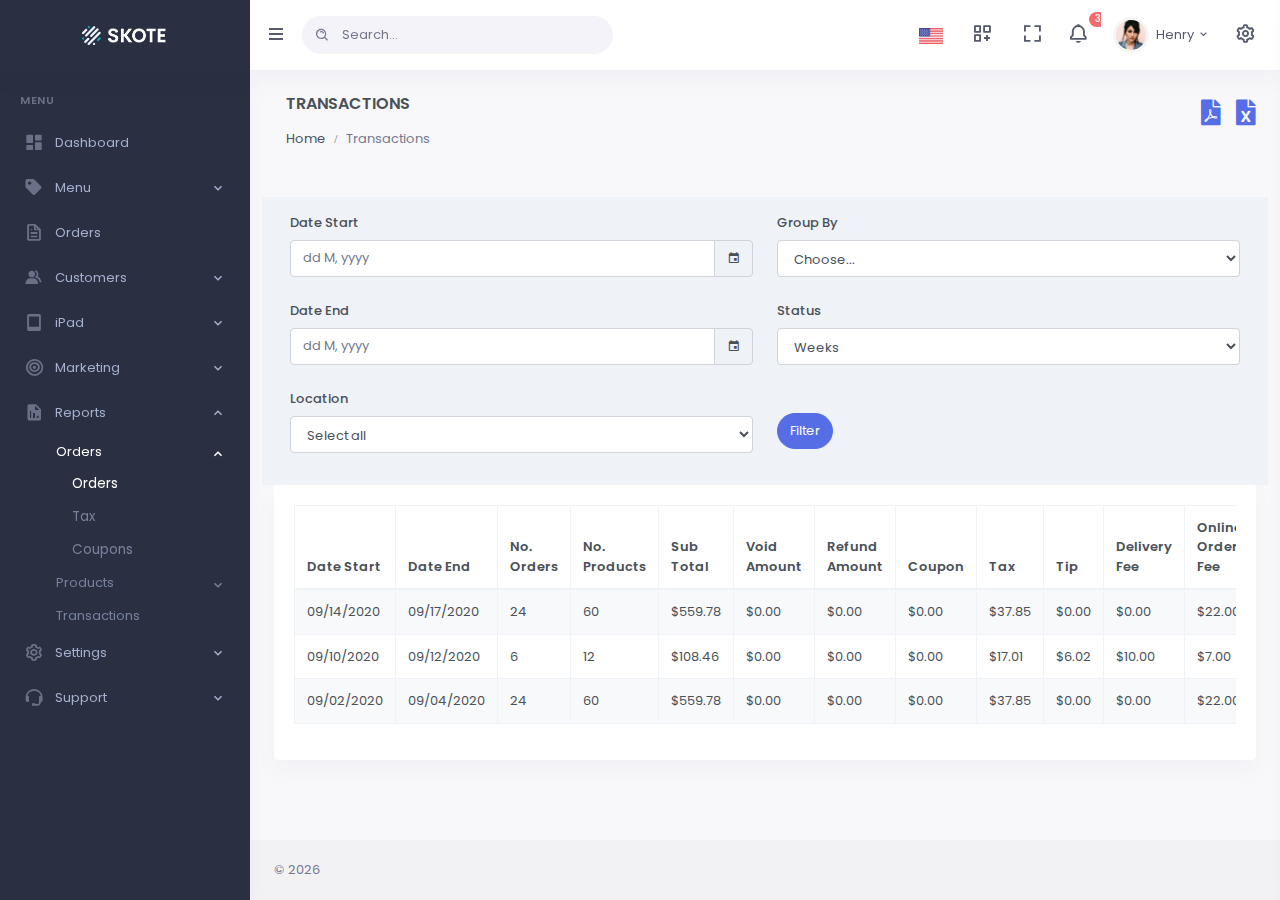
<file: report-orders.html>
<!DOCTYPE html>
<html lang="en">

<head>
    <meta charset="utf-8" />
    <title>Starter Page | Skote - Responsive Bootstrap 4 Admin Dashboard</title>
    <meta name="viewport" content="width=device-width, initial-scale=1.0" />
    <meta content="Premium Multipurpose Admin & Dashboard Template" name="description" />
    <meta content="Themesbrand" name="author" />
    <!-- App favicon -->
    <link rel="shortcut icon" href="assets/images/favicon.ico" />

    <!-- Bootstrap Css -->
    <link href="assets/css/bootstrap.min.css" id="bootstrap-style" rel="stylesheet" type="text/css" />
    <link rel="stylesheet" href="assets/libs/bootstrap-datepicker/css/bootstrap-datepicker.min.css">
    <!-- Icons Css -->
    <link href="assets/css/icons.min.css" rel="stylesheet" type="text/css" />
    <!-- App Css-->
    <link href="assets/css/app.min.css" id="app-style" rel="stylesheet" type="text/css" />
</head>

<body data-sidebar="dark">
    <!-- Begin page -->
    <div id="layout-wrapper">
        <header id="page-topbar">
            <div class="navbar-header">
                <div class="d-flex">
                    <!-- LOGO -->
                    <div class="navbar-brand-box">
                        <a href="index.html" class="logo logo-dark">
                            <span class="logo-sm">
                                <img src="assets/images/logo.svg" alt="" height="22" />
                            </span>
                            <span class="logo-lg">
                                <img src="assets/images/logo-dark.png" alt="" height="17" />
                            </span>
                        </a>

                        <a href="index.html" class="logo logo-light">
                            <span class="logo-sm">
                                <img src="assets/images/logo-light.svg" alt="" height="22" />
                            </span>
                            <span class="logo-lg">
                                <img src="assets/images/logo-light.png" alt="" height="19" />
                            </span>
                        </a>
                    </div>

                    <button type="button" class="btn btn-sm px-3 font-size-16 header-item waves-effect"
                        id="vertical-menu-btn">
                        <i class="fa fa-fw fa-bars"></i>
                    </button>

                    <!-- App Search-->
                    <form class="app-search d-none d-lg-block">
                        <div class="position-relative">
                            <input type="text" class="form-control" placeholder="Search..." />
                            <span class="bx bx-search-alt"></span>
                        </div>
                    </form>


                </div>

                <div class="d-flex">
                    <div class="dropdown d-inline-block d-lg-none ml-2">
                        <button type="button" class="btn header-item noti-icon waves-effect"
                            id="page-header-search-dropdown" data-toggle="dropdown" aria-haspopup="true"
                            aria-expanded="false">
                            <i class="mdi mdi-magnify"></i>
                        </button>
                        <div class="dropdown-menu dropdown-menu-lg dropdown-menu-right p-0"
                            aria-labelledby="page-header-search-dropdown">
                            <form class="p-3">
                                <div class="form-group m-0">
                                    <div class="input-group">
                                        <input type="text" class="form-control" placeholder="Search ..."
                                            aria-label="Recipient's username" />
                                        <div class="input-group-append">
                                            <button class="btn btn-primary" type="submit">
                                                <i class="mdi mdi-magnify"></i>
                                            </button>
                                        </div>
                                    </div>
                                </div>
                            </form>
                        </div>
                    </div>

                    <div class="dropdown d-inline-block">
                        <button type="button" class="btn header-item waves-effect" data-toggle="dropdown"
                            aria-haspopup="true" aria-expanded="false">
                            <img class="" src="assets/images/flags/us.jpg" alt="Header Language" height="16" />
                        </button>
                        <div class="dropdown-menu dropdown-menu-right">
                            <!-- item-->
                            <a href="javascript:void(0);" class="dropdown-item notify-item">
                                <img src="assets/images/flags/spain.jpg" alt="user-image" class="mr-1" height="12" />
                                <span class="align-middle">Spanish</span>
                            </a>

                            <!-- item-->
                            <a href="javascript:void(0);" class="dropdown-item notify-item">
                                <img src="assets/images/flags/germany.jpg" alt="user-image" class="mr-1" height="12" />
                                <span class="align-middle">German</span>
                            </a>

                            <!-- item-->
                            <a href="javascript:void(0);" class="dropdown-item notify-item">
                                <img src="assets/images/flags/italy.jpg" alt="user-image" class="mr-1" height="12" />
                                <span class="align-middle">Italian</span>
                            </a>

                            <!-- item-->
                            <a href="javascript:void(0);" class="dropdown-item notify-item">
                                <img src="assets/images/flags/russia.jpg" alt="user-image" class="mr-1" height="12" />
                                <span class="align-middle">Russian</span>
                            </a>
                        </div>
                    </div>

                    <div class="dropdown d-none d-lg-inline-block ml-1">
                        <button type="button" class="btn header-item noti-icon waves-effect" data-toggle="dropdown"
                            aria-haspopup="true" aria-expanded="false">
                            <i class="bx bx-customize"></i>
                        </button>
                        <div class="dropdown-menu dropdown-menu-lg dropdown-menu-right">
                            <div class="px-lg-2">
                                <div class="row no-gutters">
                                    <div class="col">
                                        <a class="dropdown-icon-item" href="#">
                                            <img src="assets/images/brands/github.png" alt="Github" />
                                            <span>GitHub</span>
                                        </a>
                                    </div>
                                    <div class="col">
                                        <a class="dropdown-icon-item" href="#">
                                            <img src="assets/images/brands/bitbucket.png" alt="bitbucket" />
                                            <span>Bitbucket</span>
                                        </a>
                                    </div>
                                    <div class="col">
                                        <a class="dropdown-icon-item" href="#">
                                            <img src="assets/images/brands/dribbble.png" alt="dribbble" />
                                            <span>Dribbble</span>
                                        </a>
                                    </div>
                                </div>

                                <div class="row no-gutters">
                                    <div class="col">
                                        <a class="dropdown-icon-item" href="#">
                                            <img src="assets/images/brands/dropbox.png" alt="dropbox" />
                                            <span>Dropbox</span>
                                        </a>
                                    </div>
                                    <div class="col">
                                        <a class="dropdown-icon-item" href="#">
                                            <img src="assets/images/brands/mail_chimp.png" alt="mail_chimp" />
                                            <span>Mail Chimp</span>
                                        </a>
                                    </div>
                                    <div class="col">
                                        <a class="dropdown-icon-item" href="#">
                                            <img src="assets/images/brands/slack.png" alt="slack" />
                                            <span>Slack</span>
                                        </a>
                                    </div>
                                </div>
                            </div>
                        </div>
                    </div>

                    <div class="dropdown d-none d-lg-inline-block ml-1">
                        <button type="button" class="btn header-item noti-icon waves-effect" data-toggle="fullscreen">
                            <i class="bx bx-fullscreen"></i>
                        </button>
                    </div>

                    <div class="dropdown d-inline-block">
                        <button type="button" class="btn header-item noti-icon waves-effect"
                            id="page-header-notifications-dropdown" data-toggle="dropdown" aria-haspopup="true"
                            aria-expanded="false">
                            <i class="bx bx-bell bx-tada"></i>
                            <span class="badge badge-danger badge-pill">3</span>
                        </button>
                        <div class="dropdown-menu dropdown-menu-lg dropdown-menu-right p-0"
                            aria-labelledby="page-header-notifications-dropdown">
                            <div class="p-3">
                                <div class="row align-items-center">
                                    <div class="col">
                                        <h6 class="m-0">Notifications</h6>
                                    </div>
                                    <div class="col-auto">
                                        <a href="#!" class="small"> View All</a>
                                    </div>
                                </div>
                            </div>
                            <div data-simplebar style="max-height: 230px">
                                <a href="" class="text-reset notification-item">
                                    <div class="media">
                                        <div class="avatar-xs mr-3">
                                            <span class="avatar-title bg-primary rounded-circle font-size-16">
                                                <i class="bx bx-cart"></i>
                                            </span>
                                        </div>
                                        <div class="media-body">
                                            <h6 class="mt-0 mb-1">Your order is placed</h6>
                                            <div class="font-size-12 text-muted">
                                                <p class="mb-1">
                                                    If several languages coalesce the grammar
                                                </p>
                                                <p class="mb-0">
                                                    <i class="mdi mdi-clock-outline"></i> 3 min ago
                                                </p>
                                            </div>
                                        </div>
                                    </div>
                                </a>
                                <a href="" class="text-reset notification-item">
                                    <div class="media">
                                        <img src="assets/images/users/avatar-3.jpg"
                                            class="mr-3 rounded-circle avatar-xs" alt="user-pic" />
                                        <div class="media-body">
                                            <h6 class="mt-0 mb-1">James Lemire</h6>
                                            <div class="font-size-12 text-muted">
                                                <p class="mb-1">
                                                    It will seem like simplified English.
                                                </p>
                                                <p class="mb-0">
                                                    <i class="mdi mdi-clock-outline"></i> 1 hours ago
                                                </p>
                                            </div>
                                        </div>
                                    </div>
                                </a>
                                <a href="" class="text-reset notification-item">
                                    <div class="media">
                                        <div class="avatar-xs mr-3">
                                            <span class="avatar-title bg-success rounded-circle font-size-16">
                                                <i class="bx bx-badge-check"></i>
                                            </span>
                                        </div>
                                        <div class="media-body">
                                            <h6 class="mt-0 mb-1">Your item is shipped</h6>
                                            <div class="font-size-12 text-muted">
                                                <p class="mb-1">
                                                    If several languages coalesce the grammar
                                                </p>
                                                <p class="mb-0">
                                                    <i class="mdi mdi-clock-outline"></i> 3 min ago
                                                </p>
                                            </div>
                                        </div>
                                    </div>
                                </a>

                                <a href="" class="text-reset notification-item">
                                    <div class="media">
                                        <img src="assets/images/users/avatar-4.jpg"
                                            class="mr-3 rounded-circle avatar-xs" alt="user-pic" />
                                        <div class="media-body">
                                            <h6 class="mt-0 mb-1">Salena Layfield</h6>
                                            <div class="font-size-12 text-muted">
                                                <p class="mb-1">
                                                    As a skeptical Cambridge friend of mine occidental.
                                                </p>
                                                <p class="mb-0">
                                                    <i class="mdi mdi-clock-outline"></i> 1 hours ago
                                                </p>
                                            </div>
                                        </div>
                                    </div>
                                </a>
                            </div>
                            <div class="p-2 border-top">
                                <a class="btn btn-sm btn-link font-size-14 btn-block text-center"
                                    href="javascript:void(0)">
                                    <i class="mdi mdi-arrow-right-circle mr-1"></i> View More..
                                </a>
                            </div>
                        </div>
                    </div>

                    <div class="dropdown d-inline-block">
                        <button type="button" class="btn header-item waves-effect" id="page-header-user-dropdown"
                            data-toggle="dropdown" aria-haspopup="true" aria-expanded="false">
                            <img class="rounded-circle header-profile-user" src="assets/images/users/avatar-1.jpg"
                                alt="Header Avatar" />
                            <span class="d-none d-xl-inline-block ml-1">Henry</span>
                            <i class="mdi mdi-chevron-down d-none d-xl-inline-block"></i>
                        </button>
                        <div class="dropdown-menu dropdown-menu-right">
                            <!-- item-->
                            <a class="dropdown-item" href="#"><i class="bx bx-user font-size-16 align-middle mr-1"></i>
                                Profile</a>
                            <a class="dropdown-item" href="#"><i
                                    class="bx bx-wallet font-size-16 align-middle mr-1"></i>
                                My Wallet</a>
                            <a class="dropdown-item d-block" href="#"><span
                                    class="badge badge-success float-right">11</span><i
                                    class="bx bx-wrench font-size-16 align-middle mr-1"></i>
                                Settings</a>
                            <a class="dropdown-item" href="#"><i
                                    class="bx bx-lock-open font-size-16 align-middle mr-1"></i>
                                Lock screen</a>
                            <div class="dropdown-divider"></div>
                            <a class="dropdown-item text-danger" href="#"><i
                                    class="bx bx-power-off font-size-16 align-middle mr-1 text-danger"></i>
                                Logout</a>
                        </div>
                    </div>

                    <div class="dropdown d-inline-block">
                        <button type="button" class="btn header-item noti-icon right-bar-toggle waves-effect">
                            <i class="bx bx-cog bx-spin"></i>
                        </button>
                    </div>
                </div>
            </div>
        </header>

        <!-- ========== Left Sidebar Start ========== -->
        <div class="vertical-menu">
            <div data-simplebar class="h-100">
                <!--- Sidemenu -->
                <div id="sidebar-menu">
                    <!-- Left Menu Start -->
                    <ul class="metismenu list-unstyled" id="side-menu">
                        <li class="menu-title">Menu</li>

                        <li>
                            <a href="index.html" class="waves-effect">
                                <i class="bx bxs-dashboard"></i>
                                <span>Dashboard</span>
                            </a>
                        </li>

                        <li>
                            <a href="javascript: void(0);" class="has-arrow waves-effect">
                                <i class="bx bxs-purchase-tag"></i>
                                <span>Menu</span>
                            </a>
                            <ul class="sub-menu" aria-expanded="false">
                                <li><a href="menu-cateory.html">Category</a></li>
                                <li><a href="menu-items.html">Items</a></li>
                                <li><a href="menu-options.html">options</a></li>

                                <li>
                                    <a href="menu-setting.html">Custom Menu Setting</a>
                            </ul>
                        </li>
                        <li>
                            <a href="javascript:;" class="waves-effect">
                                <i class="bx bx-file"></i>
                                <span>Orders</span>
                            </a>
                        </li>
                        <li>
                            <a href="javascript: void(0);" class="has-arrow waves-effect">
                                <i class="bx bxs-group"></i>
                                <span>Customers</span>
                            </a>
                            <ul class="sub-menu" aria-expanded="false">
                                <li><a href="javascript:;">Customers</a></li>
                                <li><a href="javascript:;">Blacklist</a></li>
                                <li><a href="javascript:;">Student Form</a></li>
                            </ul>
                        </li>
                        <li>
                            <a href="javascript: void(0);" class="has-arrow waves-effect">
                                <i class="bx bx-tab                  "></i>
                                <span>iPad</span>
                            </a>
                            <ul class="sub-menu" aria-expanded="false">
                                <li><a href="auth-login.html">iPad Settings</a></li>
                            </ul>
                        </li>
                        <li>
                            <a href="javascript: void(0);" class="has-arrow waves-effect">
                                <i class="bx bx-bullseye
                  "></i>
                                <span>Marketing</span>
                            </a>
                            <ul class="sub-menu" aria-expanded="true">
                                <li><a href="javascript: void(0);">Coupons</a></li>
                                <li>
                                    <a href="javascript: void(0);" class="has-arrow">reEngage</a>
                                    <ul class="sub-menu" aria-expanded="true">
                                        <li><a href="javascript: void(0);">Campaigns</a></li>
                                        <li><a href="javascript: void(0);">Sent Mail</a></li>
                                    </ul>
                                </li>
                                <li><a href="javascript: void(0);">More Info</a></li>
                                <li><a href="javascript: void(0);">Integration</a></li>
                                <li>
                                    <a href="javascript: void(0);" class="has-arrow">Alert</a>
                                    <ul class="sub-menu" aria-expanded="true">
                                        <li><a href="javascript: void(0);">Custom Alert</a></li>
                                    </ul>
                                </li>
                            </ul>
                        </li>
                        <li>
                            <a href="javascript: void(0);" class="has-arrow waves-effect">
                                <i class="bx bxs-report"></i>
                                <span>Reports</span>
                            </a>
                            <ul class="sub-menu" aria-expanded="true">
                                <li>
                                    <a href="javascript: void(0);" class="has-arrow">Orders</a>
                                    <ul class="sub-menu" aria-expanded="true">
                                        <li><a href="report-orders.html">Orders</a></li>
                                        <li><a href="report-taxes.html">Tax</a></li>
                                        <li><a href="report-coupons.html">Coupons</a></li>
                                    </ul>
                                </li>
                                <li>
                                    <a href="javascript: void(0);" class="has-arrow">Products</a>
                                    <ul class="sub-menu" aria-expanded="true">
                                        <li><a href="report-product-viewed.html">Viewed</a></li>
                                        <li><a href="products-purchased-report.html">Purchased</a></li>
                                    </ul>
                                </li>
                                <li><a href="javascript: void(0);">Transactions</a></li>
                            </ul>
                        </li>

                        <li>
                            <a href="javascript: void(0);" class="has-arrow waves-effect">
                                <i class="bx bx-cog"></i>
                                <span>Settings</span>
                            </a>
                            <ul class="sub-menu" aria-expanded="true">
                                <li><a href="javascript:;">Payment Gateway</a></li>
                                <li><a href="javascript:;">Settings</a></li>
                                <li><a href="javascript:;">Set Holiday</a></li>
                                <li>
                                    <a href="javascript: void(0);" class="has-arrow">Localization</a>
                                    <ul class="sub-menu" aria-expanded="true">
                                        <li><a href="javascript: void(0);">Taxes</a></li>
                                    </ul>
                                </li>
                            </ul>
                        </li>
                        <li>
                            <a href="javascript: void(0);" class="has-arrow waves-effect">
                                <i class="bx bx-support"></i>
                                <span>Support</span>
                            </a>
                            <ul class="sub-menu" aria-expanded="false">
                                <li><a href="javascript:;">Ticket</a></li>
                                <li><a href="javascript:;">FAQ</a></li>
                                <li><a href="javascript:;">Video Tutorial</a></li>
                            </ul>
                        </li>

                    </ul>
                </div>
                <!-- Sidebar -->
            </div>
        </div>
        <!-- Left Sidebar End -->

        <!-- ============================================================== -->
        <!-- Start right Content here -->
        <!-- ============================================================== -->
        <div class="main-content">
            <div class="page-content">
                <div class="container-fluid">
                    <!-- start page title -->
                    <div class="row">
                        <div class="col-12">
                            <div class="page-title-box d-flex align-items-start justify-content-between">
                                <div class="col">
                                    <h4 class="mb-3 font-size-18"> Transactions
                                    </h4>

                                    <div class="page-title-right">
                                        <ol class="breadcrumb m-0">
                                            <li class="breadcrumb-item">
                                                <a href="javascript: void(0);">Home</a>
                                            </li>
                                            <li class="breadcrumb-item active">Transactions</li>
                                        </ol>
                                    </div>
                                </div>
                                <div class="fa-2x">

                                    <a href="#"> <i class="fas fa-file-pdf
                                    "></i> </a>
                                    <a href="#" class="ml-2"> <i class="fas fa-file-excel
                                        "></i> </a> </div>
                            </div>
                        </div>
                    </div>



                    <!-- end row -->

                    <div class="row">
                        <div class="col">
                            <div class="latest-transaction">
                                <div class="row bg-light p-3 mt-4">
                                    <div class="col-lg-6">
                                        <div class="form-group mb-4">
                                            <label>Date Start
                                            </label>
                                            <div class="input-group">
                                                <input type="text" class="form-control" placeholder="dd M, yyyy"
                                                    data-date-format="dd M, yyyy" data-provide="datepicker">
                                                <div class="input-group-append">
                                                    <span class="input-group-text"><i
                                                            class="mdi mdi-calendar"></i></span>
                                                </div>
                                            </div><!-- input-group -->
                                        </div>
                                    </div>

                                    <div class="col-lg-6">
                                        <div class="form-group">
                                            <label for="productLocation">Group By</label><select id="productLocation"
                                                class="form-control">
                                                <option selected="">Choose...</option>
                                                <option>...</option>
                                            </select>
                                        </div>
                                    </div>
                                    <div class="col-lg-6">
                                        <div class="form-group mb-4">
                                            <label>Date End

                                            </label>
                                            <div class="input-group">
                                                <input type="text" class="form-control" placeholder="dd M, yyyy"
                                                    data-date-format="dd M, yyyy" data-provide="datepicker">
                                                <div class="input-group-append">
                                                    <span class="input-group-text"><i
                                                            class="mdi mdi-calendar"></i></span>
                                                </div>
                                            </div><!-- input-group -->
                                        </div>
                                    </div>

                                    <div class="col-lg-6">
                                        <div class="form-group">
                                            <label for="productLocation">Status</label><select id="productLocation"
                                                class="form-control">
                                                <option selected="">Weeks</option>
                                                <option>...</option>
                                            </select>
                                        </div>
                                    </div>
                                    <div class="col-lg-6">
                                        <div class="form-group">
                                            <label for="productLocation">Location</label><select id="productLocation"
                                                class="form-control">
                                                <option selected="">Select all</option>
                                                <option>...</option>
                                            </select>
                                        </div>
                                    </div>
                                    <div class="col"><button
                                            class="btn btn-primary btn-rounded waves-effect waves-light mt-4">Filter</button>
                                    </div>
                                </div>
                            </div>
                            <div class="card">
                                <div class="card-body">
                                    <!-- Nav tabs -->
                                    <div class="row">
                                        <div class="col">

                                            <div class="table-responsive">
                                                <table class="table table-striped table-bordered">
                                                    <thead>
                                                        <tr>
                                                            <th scope="col">Date Start </th>
                                                            <th scope="col">Date End </th>
                                                            <th scope="col">No. Orders </th>
                                                            <th scope="col">No. Products </th>
                                                            <th scope="col">Sub Total </th>
                                                            <th scope="col">Void Amount </th>
                                                            <th scope="col">Refund Amount </th>
                                                            <th scope="col">Coupon</th>
                                                            <th scope="col">Tax</th>
                                                            <th scope="col">Tip</th>
                                                            <th scope="col">Delivery Fee </th>
                                                            <th scope="col">Online Ordering Fee </th>
                                                            <th scope="col">Total</th>
                                                        </tr>
                                                    </thead>
                                                    <tbody>
                                                        <tr>
                                                            <td>09/14/2020 </td>
                                                            <td>09/17/2020 </td>
                                                            <td>24</td>
                                                            <td>60</td>
                                                            <td>$559.78 </td>
                                                            <td>$0.00 </td>
                                                            <td>$0.00 </td>
                                                            <td>$0.00 </td>
                                                            <td>$37.85 </td>
                                                            <td>$0.00 </td>
                                                            <td>$0.00 </td>
                                                            <td>$22.00 </td>
                                                            <td>$619.62
                                                            </td>
                                                        </tr>

                                                        <tr>
                                                            <td>09/10/2020 </td>
                                                            <td>09/12/2020 </td>
                                                            <td>6</td>
                                                            <td>12</td>
                                                            <td>$108.46 </td>
                                                            <td>$0.00 </td>
                                                            <td>$0.00 </td>
                                                            <td>$0.00 </td>
                                                            <td>$17.01 </td>
                                                            <td>$6.02 </td>
                                                            <td>$10.00 </td>
                                                            <td>$7.00 </td>
                                                            <td>$148.00
                                                            </td>
                                                        </tr>

                                                        <tr>
                                                            <td>09/02/2020 </td>
                                                            <td>09/04/2020 </td>
                                                            <td>24</td>
                                                            <td>60</td>
                                                            <td>$559.78 </td>
                                                            <td>$0.00 </td>
                                                            <td>$0.00 </td>
                                                            <td>$0.00 </td>
                                                            <td>$37.85 </td>
                                                            <td>$0.00 </td>
                                                            <td>$0.00 </td>
                                                            <td>$22.00 </td>
                                                            <td>$619.62
                                                            </td>
                                                        </tr>

                                                    </tbody>
                                                </table>
                                            </div>
                                            <!-- end table-responsive -->
                                        </div>
                                    </div>
                                </div>
                            </div>
                        </div>
                    </div>
                </div>
            </div>
        </div>
    </div>

    <footer class="footer">
        <div class="container-fluid">
            <div class="row">
                <div class="col-sm">
                    &copy;
                    <script>
                        document.write(new Date().getFullYear());
                    </script>
                </div>
            </div>
        </div>
    </footer>
    </div>
    <!-- end main content-->
    </div>
    <!-- END layout-wrapper -->

    <!-- Right Sidebar -->
    <div class="right-bar">
        <div data-simplebar class="h-100">
            <div class="rightbar-title px-3 py-4">
                <a href="javascript:void(0);" class="right-bar-toggle float-right">
                    <i class="mdi mdi-close noti-icon"></i>
                </a>
                <h5 class="m-0">Settings</h5>
            </div>

            <!-- Settings -->
            <hr class="mt-0" />
            <h6 class="text-center mb-0">Choose Layouts</h6>

            <div class="p-4">
                <div class="mb-2">
                    <img src="assets/images/layouts/layout-1.jpg" class="img-fluid img-thumbnail" alt="" />
                </div>
                <div class="custom-control custom-switch mb-3">
                    <input type="checkbox" class="custom-control-input theme-choice" id="light-mode-switch" checked />
                    <label class="custom-control-label" for="light-mode-switch">Light Mode</label>
                </div>

                <div class="mb-2">
                    <img src="assets/images/layouts/layout-2.jpg" class="img-fluid img-thumbnail" alt="" />
                </div>
                <div class="custom-control custom-switch mb-3">
                    <input type="checkbox" class="custom-control-input theme-choice" id="dark-mode-switch"
                        data-bsStyle="assets/css/bootstrap-dark.min.css" data-appStyle="assets/css/app-dark.min.css" />
                    <label class="custom-control-label" for="dark-mode-switch">Dark Mode</label>
                </div>

                <div class="mb-2">
                    <img src="assets/images/layouts/layout-3.jpg" class="img-fluid img-thumbnail" alt="" />
                </div>
                <div class="custom-control custom-switch mb-5">
                    <input type="checkbox" class="custom-control-input theme-choice" id="rtl-mode-switch"
                        data-appStyle="assets/css/app-rtl.min.css" />
                    <label class="custom-control-label" for="rtl-mode-switch">RTL Mode</label>
                </div>
            </div>
        </div>
        <!-- end slimscroll-menu-->
    </div>
    <!-- /Right-bar -->

    <!-- Right bar overlay-->
    <div class="rightbar-overlay"></div>

    <!-- JAVASCRIPT -->
    <script src="assets/libs/jquery/jquery.min.js"></script>
    <script src="assets/libs/bootstrap/js/bootstrap.bundle.min.js"></script>
    <script src="assets/libs/metismenu/metisMenu.min.js"></script>
    <script src="assets/libs/simplebar/simplebar.min.js"></script>
    <script src="assets/libs/node-waves/waves.min.js"></script>

    <script src="assets/libs/apexcharts/apexcharts.min.js"></script>

    <script src="assets/js/pages/dashboard.init.js"></script>
    <script src="assets/libs/bootstrap-datepicker/js/bootstrap-datepicker.min.js"></script>

    <script src="assets/js/pages/form-advanced.init.js "></script>
    <script src="assets/js/app.js"></script>
    <script>


        $('.enable-delivery').on('change', function () {
            if (this.value == '1') {
                $(".enable-deliver-container").show();
            } else {
                $(".enable-deliver-container").hide();
            }

        });
        $('.enable-prep').on('change', function () {
            if (this.value == '1') {
                $(".enable-prep-container").show();
            } else {
                $(".enable-prep-container").hide();
            }

        });
        $(".open-nested-location-tab").click(function () {
            $(".latest-transaction").hide();
            $(".nested-location-tab").show();
        });
    </script>
</body>

</html>
</file>
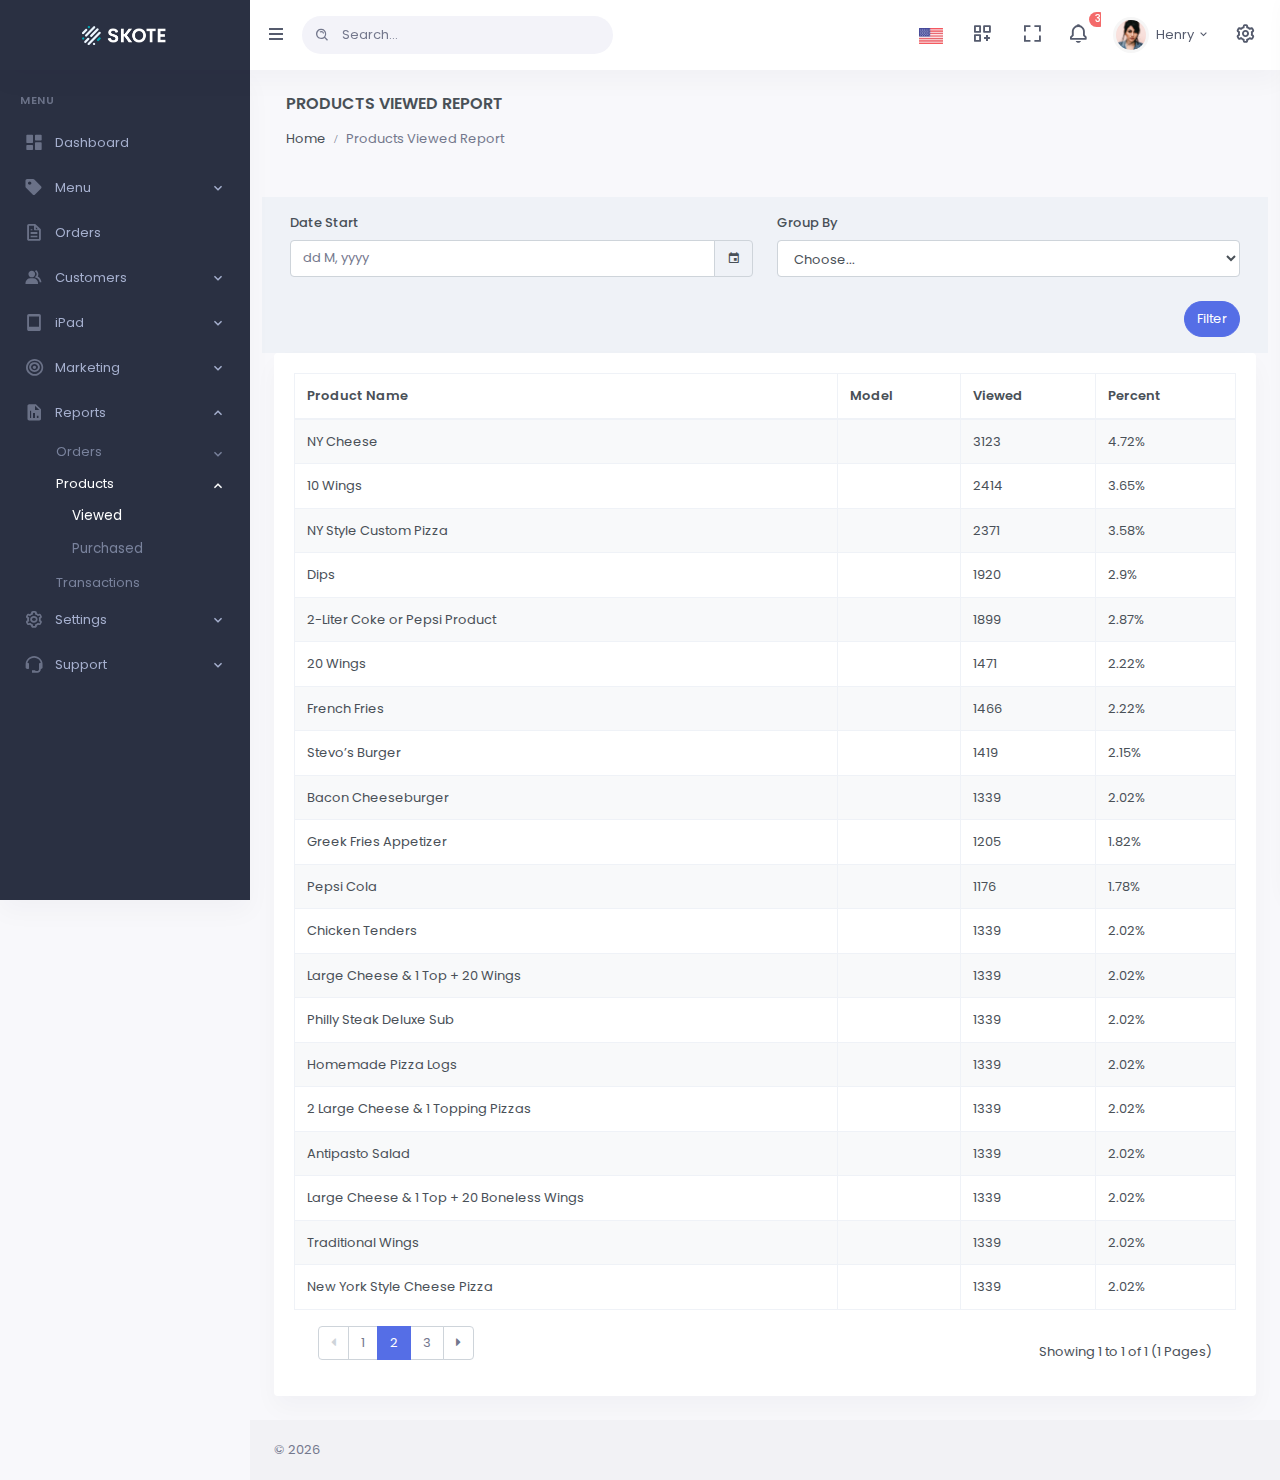
<file: report-product-viewed.html>
<!DOCTYPE html>
<html lang="en">

<head>
    <meta charset="utf-8" />
    <title>Starter Page | Skote - Responsive Bootstrap 4 Admin Dashboard</title>
    <meta name="viewport" content="width=device-width, initial-scale=1.0" />
    <meta content="Premium Multipurpose Admin & Dashboard Template" name="description" />
    <meta content="Themesbrand" name="author" />
    <!-- App favicon -->
    <link rel="shortcut icon" href="assets/images/favicon.ico" />

    <!-- Bootstrap Css -->
    <link href="assets/css/bootstrap.min.css" id="bootstrap-style" rel="stylesheet" type="text/css" />
    <link rel="stylesheet" href="assets/libs/bootstrap-datepicker/css/bootstrap-datepicker.min.css">
    <!-- Icons Css -->
    <link href="assets/css/icons.min.css" rel="stylesheet" type="text/css" />
    <!-- App Css-->
    <link href="assets/css/app.min.css" id="app-style" rel="stylesheet" type="text/css" />
</head>

<body data-sidebar="dark">
    <!-- Begin page -->
    <div id="layout-wrapper">
        <header id="page-topbar">
            <div class="navbar-header">
                <div class="d-flex">
                    <!-- LOGO -->
                    <div class="navbar-brand-box">
                        <a href="index.html" class="logo logo-dark">
                            <span class="logo-sm">
                                <img src="assets/images/logo.svg" alt="" height="22" />
                            </span>
                            <span class="logo-lg">
                                <img src="assets/images/logo-dark.png" alt="" height="17" />
                            </span>
                        </a>

                        <a href="index.html" class="logo logo-light">
                            <span class="logo-sm">
                                <img src="assets/images/logo-light.svg" alt="" height="22" />
                            </span>
                            <span class="logo-lg">
                                <img src="assets/images/logo-light.png" alt="" height="19" />
                            </span>
                        </a>
                    </div>

                    <button type="button" class="btn btn-sm px-3 font-size-16 header-item waves-effect"
                        id="vertical-menu-btn">
                        <i class="fa fa-fw fa-bars"></i>
                    </button>

                    <!-- App Search-->
                    <form class="app-search d-none d-lg-block">
                        <div class="position-relative">
                            <input type="text" class="form-control" placeholder="Search..." />
                            <span class="bx bx-search-alt"></span>
                        </div>
                    </form>


                </div>

                <div class="d-flex">
                    <div class="dropdown d-inline-block d-lg-none ml-2">
                        <button type="button" class="btn header-item noti-icon waves-effect"
                            id="page-header-search-dropdown" data-toggle="dropdown" aria-haspopup="true"
                            aria-expanded="false">
                            <i class="mdi mdi-magnify"></i>
                        </button>
                        <div class="dropdown-menu dropdown-menu-lg dropdown-menu-right p-0"
                            aria-labelledby="page-header-search-dropdown">
                            <form class="p-3">
                                <div class="form-group m-0">
                                    <div class="input-group">
                                        <input type="text" class="form-control" placeholder="Search ..."
                                            aria-label="Recipient's username" />
                                        <div class="input-group-append">
                                            <button class="btn btn-primary" type="submit">
                                                <i class="mdi mdi-magnify"></i>
                                            </button>
                                        </div>
                                    </div>
                                </div>
                            </form>
                        </div>
                    </div>

                    <div class="dropdown d-inline-block">
                        <button type="button" class="btn header-item waves-effect" data-toggle="dropdown"
                            aria-haspopup="true" aria-expanded="false">
                            <img class="" src="assets/images/flags/us.jpg" alt="Header Language" height="16" />
                        </button>
                        <div class="dropdown-menu dropdown-menu-right">
                            <!-- item-->
                            <a href="javascript:void(0);" class="dropdown-item notify-item">
                                <img src="assets/images/flags/spain.jpg" alt="user-image" class="mr-1" height="12" />
                                <span class="align-middle">Spanish</span>
                            </a>

                            <!-- item-->
                            <a href="javascript:void(0);" class="dropdown-item notify-item">
                                <img src="assets/images/flags/germany.jpg" alt="user-image" class="mr-1" height="12" />
                                <span class="align-middle">German</span>
                            </a>

                            <!-- item-->
                            <a href="javascript:void(0);" class="dropdown-item notify-item">
                                <img src="assets/images/flags/italy.jpg" alt="user-image" class="mr-1" height="12" />
                                <span class="align-middle">Italian</span>
                            </a>

                            <!-- item-->
                            <a href="javascript:void(0);" class="dropdown-item notify-item">
                                <img src="assets/images/flags/russia.jpg" alt="user-image" class="mr-1" height="12" />
                                <span class="align-middle">Russian</span>
                            </a>
                        </div>
                    </div>

                    <div class="dropdown d-none d-lg-inline-block ml-1">
                        <button type="button" class="btn header-item noti-icon waves-effect" data-toggle="dropdown"
                            aria-haspopup="true" aria-expanded="false">
                            <i class="bx bx-customize"></i>
                        </button>
                        <div class="dropdown-menu dropdown-menu-lg dropdown-menu-right">
                            <div class="px-lg-2">
                                <div class="row no-gutters">
                                    <div class="col">
                                        <a class="dropdown-icon-item" href="#">
                                            <img src="assets/images/brands/github.png" alt="Github" />
                                            <span>GitHub</span>
                                        </a>
                                    </div>
                                    <div class="col">
                                        <a class="dropdown-icon-item" href="#">
                                            <img src="assets/images/brands/bitbucket.png" alt="bitbucket" />
                                            <span>Bitbucket</span>
                                        </a>
                                    </div>
                                    <div class="col">
                                        <a class="dropdown-icon-item" href="#">
                                            <img src="assets/images/brands/dribbble.png" alt="dribbble" />
                                            <span>Dribbble</span>
                                        </a>
                                    </div>
                                </div>

                                <div class="row no-gutters">
                                    <div class="col">
                                        <a class="dropdown-icon-item" href="#">
                                            <img src="assets/images/brands/dropbox.png" alt="dropbox" />
                                            <span>Dropbox</span>
                                        </a>
                                    </div>
                                    <div class="col">
                                        <a class="dropdown-icon-item" href="#">
                                            <img src="assets/images/brands/mail_chimp.png" alt="mail_chimp" />
                                            <span>Mail Chimp</span>
                                        </a>
                                    </div>
                                    <div class="col">
                                        <a class="dropdown-icon-item" href="#">
                                            <img src="assets/images/brands/slack.png" alt="slack" />
                                            <span>Slack</span>
                                        </a>
                                    </div>
                                </div>
                            </div>
                        </div>
                    </div>

                    <div class="dropdown d-none d-lg-inline-block ml-1">
                        <button type="button" class="btn header-item noti-icon waves-effect" data-toggle="fullscreen">
                            <i class="bx bx-fullscreen"></i>
                        </button>
                    </div>

                    <div class="dropdown d-inline-block">
                        <button type="button" class="btn header-item noti-icon waves-effect"
                            id="page-header-notifications-dropdown" data-toggle="dropdown" aria-haspopup="true"
                            aria-expanded="false">
                            <i class="bx bx-bell bx-tada"></i>
                            <span class="badge badge-danger badge-pill">3</span>
                        </button>
                        <div class="dropdown-menu dropdown-menu-lg dropdown-menu-right p-0"
                            aria-labelledby="page-header-notifications-dropdown">
                            <div class="p-3">
                                <div class="row align-items-center">
                                    <div class="col">
                                        <h6 class="m-0">Notifications</h6>
                                    </div>
                                    <div class="col-auto">
                                        <a href="#!" class="small"> View All</a>
                                    </div>
                                </div>
                            </div>
                            <div data-simplebar style="max-height: 230px">
                                <a href="" class="text-reset notification-item">
                                    <div class="media">
                                        <div class="avatar-xs mr-3">
                                            <span class="avatar-title bg-primary rounded-circle font-size-16">
                                                <i class="bx bx-cart"></i>
                                            </span>
                                        </div>
                                        <div class="media-body">
                                            <h6 class="mt-0 mb-1">Your order is placed</h6>
                                            <div class="font-size-12 text-muted">
                                                <p class="mb-1">
                                                    If several languages coalesce the grammar
                                                </p>
                                                <p class="mb-0">
                                                    <i class="mdi mdi-clock-outline"></i> 3 min ago
                                                </p>
                                            </div>
                                        </div>
                                    </div>
                                </a>
                                <a href="" class="text-reset notification-item">
                                    <div class="media">
                                        <img src="assets/images/users/avatar-3.jpg"
                                            class="mr-3 rounded-circle avatar-xs" alt="user-pic" />
                                        <div class="media-body">
                                            <h6 class="mt-0 mb-1">James Lemire</h6>
                                            <div class="font-size-12 text-muted">
                                                <p class="mb-1">
                                                    It will seem like simplified English.
                                                </p>
                                                <p class="mb-0">
                                                    <i class="mdi mdi-clock-outline"></i> 1 hours ago
                                                </p>
                                            </div>
                                        </div>
                                    </div>
                                </a>
                                <a href="" class="text-reset notification-item">
                                    <div class="media">
                                        <div class="avatar-xs mr-3">
                                            <span class="avatar-title bg-success rounded-circle font-size-16">
                                                <i class="bx bx-badge-check"></i>
                                            </span>
                                        </div>
                                        <div class="media-body">
                                            <h6 class="mt-0 mb-1">Your item is shipped</h6>
                                            <div class="font-size-12 text-muted">
                                                <p class="mb-1">
                                                    If several languages coalesce the grammar
                                                </p>
                                                <p class="mb-0">
                                                    <i class="mdi mdi-clock-outline"></i> 3 min ago
                                                </p>
                                            </div>
                                        </div>
                                    </div>
                                </a>

                                <a href="" class="text-reset notification-item">
                                    <div class="media">
                                        <img src="assets/images/users/avatar-4.jpg"
                                            class="mr-3 rounded-circle avatar-xs" alt="user-pic" />
                                        <div class="media-body">
                                            <h6 class="mt-0 mb-1">Salena Layfield</h6>
                                            <div class="font-size-12 text-muted">
                                                <p class="mb-1">
                                                    As a skeptical Cambridge friend of mine occidental.
                                                </p>
                                                <p class="mb-0">
                                                    <i class="mdi mdi-clock-outline"></i> 1 hours ago
                                                </p>
                                            </div>
                                        </div>
                                    </div>
                                </a>
                            </div>
                            <div class="p-2 border-top">
                                <a class="btn btn-sm btn-link font-size-14 btn-block text-center"
                                    href="javascript:void(0)">
                                    <i class="mdi mdi-arrow-right-circle mr-1"></i> View More..
                                </a>
                            </div>
                        </div>
                    </div>

                    <div class="dropdown d-inline-block">
                        <button type="button" class="btn header-item waves-effect" id="page-header-user-dropdown"
                            data-toggle="dropdown" aria-haspopup="true" aria-expanded="false">
                            <img class="rounded-circle header-profile-user" src="assets/images/users/avatar-1.jpg"
                                alt="Header Avatar" />
                            <span class="d-none d-xl-inline-block ml-1">Henry</span>
                            <i class="mdi mdi-chevron-down d-none d-xl-inline-block"></i>
                        </button>
                        <div class="dropdown-menu dropdown-menu-right">
                            <!-- item-->
                            <a class="dropdown-item" href="#"><i class="bx bx-user font-size-16 align-middle mr-1"></i>
                                Profile</a>
                            <a class="dropdown-item" href="#"><i
                                    class="bx bx-wallet font-size-16 align-middle mr-1"></i>
                                My Wallet</a>
                            <a class="dropdown-item d-block" href="#"><span
                                    class="badge badge-success float-right">11</span><i
                                    class="bx bx-wrench font-size-16 align-middle mr-1"></i>
                                Settings</a>
                            <a class="dropdown-item" href="#"><i
                                    class="bx bx-lock-open font-size-16 align-middle mr-1"></i>
                                Lock screen</a>
                            <div class="dropdown-divider"></div>
                            <a class="dropdown-item text-danger" href="#"><i
                                    class="bx bx-power-off font-size-16 align-middle mr-1 text-danger"></i>
                                Logout</a>
                        </div>
                    </div>

                    <div class="dropdown d-inline-block">
                        <button type="button" class="btn header-item noti-icon right-bar-toggle waves-effect">
                            <i class="bx bx-cog bx-spin"></i>
                        </button>
                    </div>
                </div>
            </div>
        </header>

        <!-- ========== Left Sidebar Start ========== -->
        <div class="vertical-menu">
            <div data-simplebar class="h-100">
                <!--- Sidemenu -->
                <div id="sidebar-menu">
                    <!-- Left Menu Start -->
                    <ul class="metismenu list-unstyled" id="side-menu">
                        <li class="menu-title">Menu</li>

                        <li>
                            <a href="index.html" class="waves-effect">
                                <i class="bx bxs-dashboard"></i>
                                <span>Dashboard</span>
                            </a>
                        </li>

                        <li>
                            <a href="javascript: void(0);" class="has-arrow waves-effect">
                                <i class="bx bxs-purchase-tag"></i>
                                <span>Menu</span>
                            </a>
                            <ul class="sub-menu" aria-expanded="false">
                                <li><a href="menu-cateory.html">Category</a></li>
                                <li><a href="menu-items.html">Items</a></li>
                                <li><a href="menu-options.html">options</a></li>

                                <li>
                                    <a href="menu-setting.html">Custom Menu Setting</a>
                            </ul>
                        </li>
                        <li>
                            <a href="javascript:;" class="waves-effect">
                                <i class="bx bx-file"></i>
                                <span>Orders</span>
                            </a>
                        </li>
                        <li>
                            <a href="javascript: void(0);" class="has-arrow waves-effect">
                                <i class="bx bxs-group"></i>
                                <span>Customers</span>
                            </a>
                            <ul class="sub-menu" aria-expanded="false">
                                <li><a href="javascript:;">Customers</a></li>
                                <li><a href="javascript:;">Blacklist</a></li>
                                <li><a href="javascript:;">Student Form</a></li>
                            </ul>
                        </li>
                        <li>
                            <a href="javascript: void(0);" class="has-arrow waves-effect">
                                <i class="bx bx-tab                  "></i>
                                <span>iPad</span>
                            </a>
                            <ul class="sub-menu" aria-expanded="false">
                                <li><a href="auth-login.html">iPad Settings</a></li>
                            </ul>
                        </li>
                        <li>
                            <a href="javascript: void(0);" class="has-arrow waves-effect">
                                <i class="bx bx-bullseye
                  "></i>
                                <span>Marketing</span>
                            </a>
                            <ul class="sub-menu" aria-expanded="true">
                                <li><a href="javascript: void(0);">Coupons</a></li>
                                <li>
                                    <a href="javascript: void(0);" class="has-arrow">reEngage</a>
                                    <ul class="sub-menu" aria-expanded="true">
                                        <li><a href="javascript: void(0);">Campaigns</a></li>
                                        <li><a href="javascript: void(0);">Sent Mail</a></li>
                                    </ul>
                                </li>
                                <li><a href="javascript: void(0);">More Info</a></li>
                                <li><a href="javascript: void(0);">Integration</a></li>
                                <li>
                                    <a href="javascript: void(0);" class="has-arrow">Alert</a>
                                    <ul class="sub-menu" aria-expanded="true">
                                        <li><a href="javascript: void(0);">Custom Alert</a></li>
                                    </ul>
                                </li>
                            </ul>
                        </li>
                        <li>
                            <a href="javascript: void(0);" class="has-arrow waves-effect">
                                <i class="bx bxs-report"></i>
                                <span>Reports</span>
                            </a>
                            <ul class="sub-menu" aria-expanded="true">
                                <li>
                                    <a href="javascript: void(0);" class="has-arrow">Orders</a>
                                    <ul class="sub-menu" aria-expanded="true">
                                        <li><a href="report-orders.html">Orders</a></li>
                                        <li><a href="report-taxes.html">Tax</a></li>
                                        <li><a href="report-coupons.html">Coupons</a></li>
                                    </ul>
                                </li>
                                <li>
                                    <a href="javascript: void(0);" class="has-arrow">Products</a>
                                    <ul class="sub-menu" aria-expanded="true">
                                        <li><a href="report-product-viewed.html">Viewed</a></li>
                                        <li><a href="products-purchased-report.html">Purchased</a></li>
                                    </ul>
                                </li>
                                <li><a href="javascript: void(0);">Transactions</a></li>
                            </ul>
                        </li>

                        <li>
                            <a href="javascript: void(0);" class="has-arrow waves-effect">
                                <i class="bx bx-cog"></i>
                                <span>Settings</span>
                            </a>
                            <ul class="sub-menu" aria-expanded="true">
                                <li><a href="javascript:;">Payment Gateway</a></li>
                                <li><a href="javascript:;">Settings</a></li>
                                <li><a href="javascript:;">Set Holiday</a></li>
                                <li>
                                    <a href="javascript: void(0);" class="has-arrow">Localization</a>
                                    <ul class="sub-menu" aria-expanded="true">
                                        <li><a href="javascript: void(0);">Taxes</a></li>
                                    </ul>
                                </li>
                            </ul>
                        </li>
                        <li>
                            <a href="javascript: void(0);" class="has-arrow waves-effect">
                                <i class="bx bx-support"></i>
                                <span>Support</span>
                            </a>
                            <ul class="sub-menu" aria-expanded="false">
                                <li><a href="javascript:;">Ticket</a></li>
                                <li><a href="javascript:;">FAQ</a></li>
                                <li><a href="javascript:;">Video Tutorial</a></li>
                            </ul>
                        </li>

                    </ul>
                </div>
                <!-- Sidebar -->
            </div>
        </div>
        <!-- Left Sidebar End -->

        <!-- ============================================================== -->
        <!-- Start right Content here -->
        <!-- ============================================================== -->
        <div class="main-content">
            <div class="page-content">
                <div class="container-fluid">
                    <!-- start page title -->
                    <div class="row">
                        <div class="col-12">
                            <div class="page-title-box d-flex align-items-start justify-content-between">
                                <div class="col">
                                    <h4 class="mb-3 font-size-18"> Products Viewed Report
                                    </h4>

                                    <div class="page-title-right">
                                        <ol class="breadcrumb m-0">
                                            <li class="breadcrumb-item">
                                                <a href="javascript: void(0);">Home</a>
                                            </li>
                                            <li class="breadcrumb-item active">Products Viewed Report</li>
                                        </ol>
                                    </div>
                                </div>

                            </div>
                        </div>
                    </div>



                    <!-- end row -->

                    <div class="row">
                        <div class="col">
                            <div class="latest-transaction">
                                <div class="row bg-light p-3 mt-4">
                                    <div class="col-lg-6">
                                        <div class="form-group mb-4">
                                            <label>Date Start
                                            </label>
                                            <div class="input-group">
                                                <input type="text" class="form-control" placeholder="dd M, yyyy"
                                                    data-date-format="dd M, yyyy" data-provide="datepicker">
                                                <div class="input-group-append">
                                                    <span class="input-group-text"><i
                                                            class="mdi mdi-calendar"></i></span>
                                                </div>
                                            </div><!-- input-group -->
                                        </div>
                                    </div>

                                    <div class="col-lg-6">
                                        <div class="form-group">
                                            <label for="productLocation">Group By</label><select id="productLocation"
                                                class="form-control">
                                                <option selected="">Choose...</option>
                                                <option>...</option>
                                            </select>
                                        </div>
                                    </div>



                                    <div class="col text-right"><button
                                            class="btn btn-primary btn-rounded waves-effect waves-light">Filter</button>
                                    </div>
                                </div>
                            </div>
                            <div class="card">
                                <div class="card-body">
                                    <!-- Nav tabs -->
                                    <div class="row">
                                        <div class="col">

                                            <div class="table-responsive">
                                                <table class="table table-striped table-bordered">
                                                    <thead>
                                                        <tr>
                                                            <th scope="col">Product Name </th>
                                                            <th scope="col">Model </th>
                                                            <th scope="col">Viewed </th>
                                                            <th scope="col">Percent </th>

                                                        </tr>
                                                    </thead>
                                                    <tbody>
                                                        <tr>
                                                            <td>NY Cheese </td>
                                                            <td> </td>
                                                            <td>3123</td>
                                                            <td>4.72%</td>
                                                        </tr>
                                                        <tr>
                                                            <td>10 Wings </td>
                                                            <td> </td>
                                                            <td>2414</td>
                                                            <td>3.65%</td>
                                                        </tr>
                                                        <tr>
                                                            <td>NY Style Custom Pizza </td>
                                                            <td> </td>
                                                            <td>2371</td>
                                                            <td>3.58% </td>
                                                        </tr>
                                                        <tr>
                                                            <td>Dips </td>
                                                            <td> </td>
                                                            <td>1920</td>
                                                            <td>2.9%
                                                            </td>
                                                        </tr>
                                                        <tr>
                                                            <td>2-Liter Coke or Pepsi Product </td>
                                                            <td> </td>
                                                            <td>1899</td>
                                                            <td>2.87%</td>
                                                        </tr>
                                                        <tr>
                                                            <td>20 Wings </td>
                                                            <td> </td>
                                                            <td>1471</td>
                                                            <td>2.22%
                                                            </td>
                                                        </tr>
                                                        <tr>
                                                            <td>French Fries </td>
                                                            <td> </td>
                                                            <td>1466</td>
                                                            <td>2.22%
                                                            </td>
                                                        </tr>
                                                        <tr>
                                                            <td>Stevo’s Burger </td>
                                                            <td> </td>
                                                            <td>1419</td>
                                                            <td>2.15%
                                                            </td>
                                                        </tr>
                                                        <tr>
                                                            <td>Bacon Cheeseburger </td>
                                                            <td> </td>
                                                            <td>1339</td>
                                                            <td>2.02%
                                                            </td>
                                                        </tr>
                                                        <tr>
                                                            <td>Greek Fries Appetizer </td>
                                                            <td> </td>
                                                            <td>1205</td>
                                                            <td>1.82%

                                                            </td>
                                                        </tr>
                                                        <tr>
                                                            <td>Pepsi Cola </td>
                                                            <td> </td>
                                                            <td>1176</td>
                                                            <td>1.78%

                                                            </td>
                                                        </tr>
                                                        <tr>
                                                            <td>Chicken Tenders </td>
                                                            <td> </td>
                                                            <td>1339</td>
                                                            <td>2.02%
                                                            </td>
                                                        </tr>
                                                        <tr>
                                                            <td>Large Cheese & 1 Top + 20 Wings </td>
                                                            <td> </td>
                                                            <td>1339</td>
                                                            <td>2.02%
                                                            </td>
                                                        </tr>
                                                        <tr>
                                                            <td>Philly Steak Deluxe Sub </td>
                                                            <td> </td>
                                                            <td>1339</td>
                                                            <td>2.02%
                                                            </td>
                                                        </tr>
                                                        <tr>
                                                            <td>Homemade Pizza Logs </td>
                                                            <td> </td>
                                                            <td>1339</td>
                                                            <td>2.02%
                                                            </td>
                                                        </tr>
                                                        <tr>
                                                            <td>2 Large Cheese & 1 Topping Pizzas </td>
                                                            <td> </td>
                                                            <td>1339</td>
                                                            <td>2.02%
                                                            </td>
                                                        </tr>
                                                        <tr>
                                                            <td>Antipasto Salad </td>
                                                            <td> </td>
                                                            <td>1339</td>
                                                            <td>2.02%
                                                            </td>
                                                        </tr>
                                                        <tr>
                                                            <td>Large Cheese & 1 Top + 20 Boneless Wings </td>
                                                            <td> </td>
                                                            <td>1339</td>
                                                            <td>2.02%
                                                            </td>
                                                        </tr>
                                                        <tr>
                                                            <td>Traditional Wings </td>
                                                            <td> </td>
                                                            <td>1339</td>
                                                            <td>2.02%
                                                            </td>
                                                        </tr>
                                                        <tr>
                                                            <td>New York Style Cheese Pizza </td>
                                                            <td> </td>
                                                            <td>1339</td>
                                                            <td>2.02%
                                                            </td>
                                                        </tr>



                                                    </tbody>
                                                </table>
                                                <div class="col d-flex">
                                                    <div class="col-md-6">
                                                        <nav aria-label="...">
                                                            <ul class="pagination">
                                                                <li class="page-item disabled">
                                                                    <a class="page-link" href="#" tabindex="-1"
                                                                        aria-disabled="true"> <i class="fas fa-caret-left
                                                                        "></i> </a>
                                                                </li>
                                                                <li class="page-item"><a class="page-link"
                                                                        href="#">1</a></li>
                                                                <li class="page-item active" aria-current="page">
                                                                    <a class="page-link" href="#">2 <span
                                                                            class="sr-only">(current)</span></a>
                                                                </li>
                                                                <li class="page-item"><a class="page-link"
                                                                        href="#">3</a></li>
                                                                <li class="page-item">
                                                                    <a class="page-link" href="#"> <i class="fas fa-caret-right
                                                                        "></i></a>
                                                                </li>
                                                            </ul>
                                                        </nav>
                                                    </div>
                                                    <div class="col-md-6">
                                                        <div class="text-right mt-3">Showing 1 to 1 of 1 (1 Pages)</div>
                                                    </div>
                                                </div>
                                            </div>
                                            <!-- end table-responsive -->
                                        </div>
                                    </div>
                                </div>
                            </div>
                        </div>
                    </div>
                </div>
            </div>
        </div>
    </div>

    <footer class="footer">
        <div class="container-fluid">
            <div class="row">
                <div class="col-sm">
                    &copy;
                    <script>
                        document.write(new Date().getFullYear());
                    </script>
                </div>
            </div>
        </div>
    </footer>
    </div>
    <!-- end main content-->
    </div>
    <!-- END layout-wrapper -->

    <!-- Right Sidebar -->
    <div class="right-bar">
        <div data-simplebar class="h-100">
            <div class="rightbar-title px-3 py-4">
                <a href="javascript:void(0);" class="right-bar-toggle float-right">
                    <i class="mdi mdi-close noti-icon"></i>
                </a>
                <h5 class="m-0">Settings</h5>
            </div>

            <!-- Settings -->
            <hr class="mt-0" />
            <h6 class="text-center mb-0">Choose Layouts</h6>

            <div class="p-4">
                <div class="mb-2">
                    <img src="assets/images/layouts/layout-1.jpg" class="img-fluid img-thumbnail" alt="" />
                </div>
                <div class="custom-control custom-switch mb-3">
                    <input type="checkbox" class="custom-control-input theme-choice" id="light-mode-switch" checked />
                    <label class="custom-control-label" for="light-mode-switch">Light Mode</label>
                </div>

                <div class="mb-2">
                    <img src="assets/images/layouts/layout-2.jpg" class="img-fluid img-thumbnail" alt="" />
                </div>
                <div class="custom-control custom-switch mb-3">
                    <input type="checkbox" class="custom-control-input theme-choice" id="dark-mode-switch"
                        data-bsStyle="assets/css/bootstrap-dark.min.css" data-appStyle="assets/css/app-dark.min.css" />
                    <label class="custom-control-label" for="dark-mode-switch">Dark Mode</label>
                </div>

                <div class="mb-2">
                    <img src="assets/images/layouts/layout-3.jpg" class="img-fluid img-thumbnail" alt="" />
                </div>
                <div class="custom-control custom-switch mb-5">
                    <input type="checkbox" class="custom-control-input theme-choice" id="rtl-mode-switch"
                        data-appStyle="assets/css/app-rtl.min.css" />
                    <label class="custom-control-label" for="rtl-mode-switch">RTL Mode</label>
                </div>
            </div>
        </div>
        <!-- end slimscroll-menu-->
    </div>
    <!-- /Right-bar -->

    <!-- Right bar overlay-->
    <div class="rightbar-overlay"></div>

    <!-- JAVASCRIPT -->
    <script src="assets/libs/jquery/jquery.min.js"></script>
    <script src="assets/libs/bootstrap/js/bootstrap.bundle.min.js"></script>
    <script src="assets/libs/metismenu/metisMenu.min.js"></script>
    <script src="assets/libs/simplebar/simplebar.min.js"></script>
    <script src="assets/libs/node-waves/waves.min.js"></script>

    <script src="assets/libs/apexcharts/apexcharts.min.js"></script>

    <script src="assets/js/pages/dashboard.init.js"></script>  <script src="assets/libs/bootstrap-datepicker/js/bootstrap-datepicker.min.js"></script>

    <script src="assets/js/pages/form-advanced.init.js "></script>
    <script src="assets/js/app.js"></script>
    <script>
        $('.enable-delivery').on('change', function () {
            if (this.value == '1') {
                $(".enable-deliver-container").show();
            } else {
                $(".enable-deliver-container").hide();
            }

        });
        $('.enable-prep').on('change', function () {
            if (this.value == '1') {
                $(".enable-prep-container").show();
            } else {
                $(".enable-prep-container").hide();
            }

        });
        $(".open-nested-location-tab").click(function () {
            $(".latest-transaction").hide();
            $(".nested-location-tab").show();
        });
    </script>
</body>

</html>
</file>
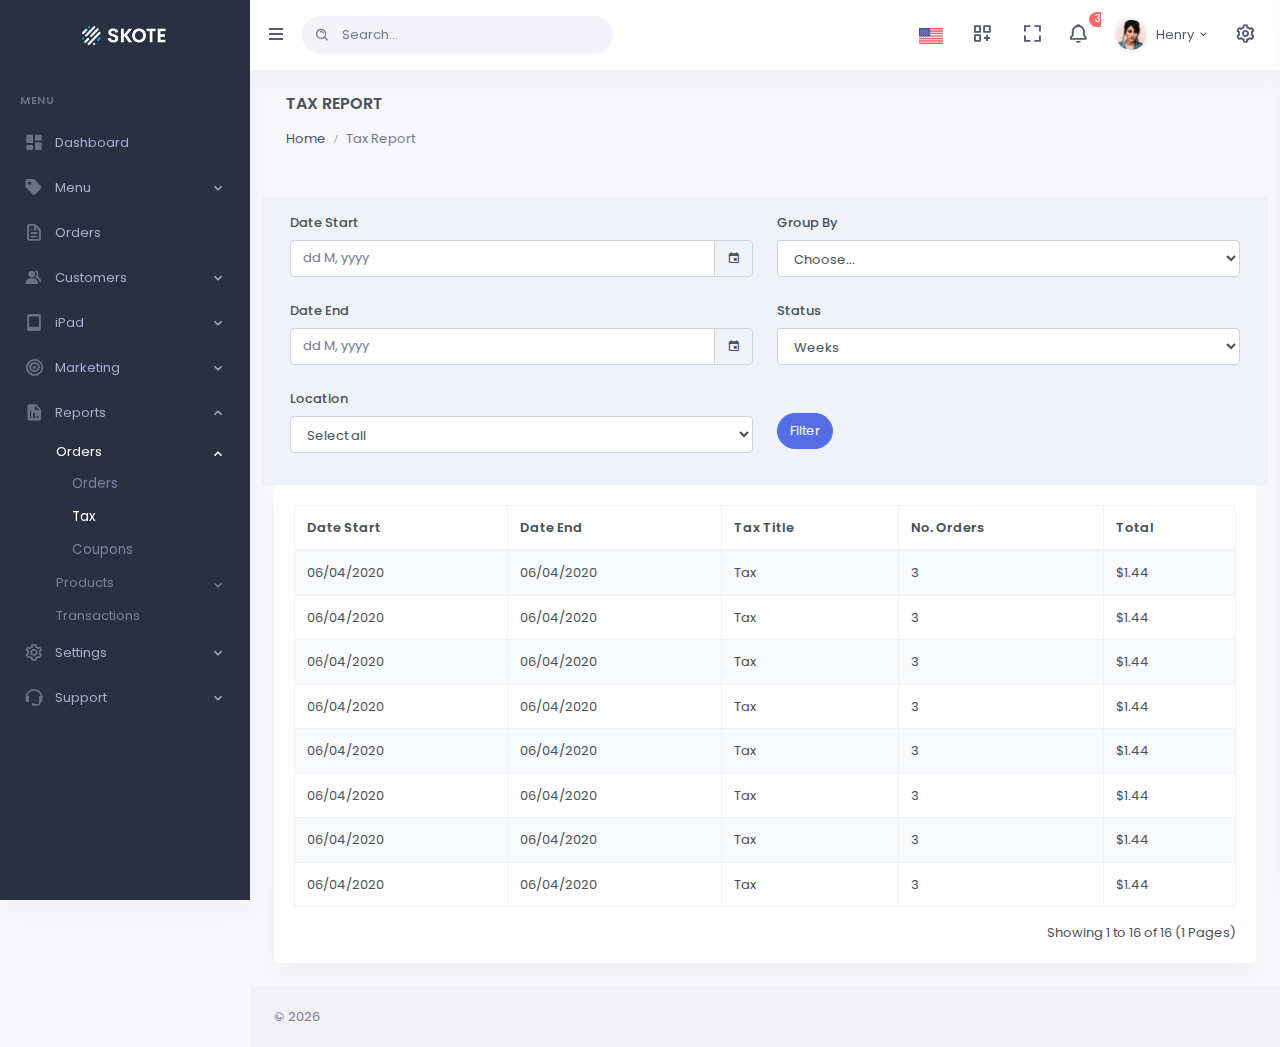
<file: report-taxes.html>
<!DOCTYPE html>
<html lang="en">

<head>
    <meta charset="utf-8" />
    <title>Starter Page | Skote - Responsive Bootstrap 4 Admin Dashboard</title>
    <meta name="viewport" content="width=device-width, initial-scale=1.0" />
    <meta content="Premium Multipurpose Admin & Dashboard Template" name="description" />
    <meta content="Themesbrand" name="author" />
    <!-- App favicon -->
    <link rel="shortcut icon" href="assets/images/favicon.ico" />

    <!-- Bootstrap Css -->
    <link href="assets/css/bootstrap.min.css" id="bootstrap-style" rel="stylesheet" type="text/css" /> 
    <link rel="stylesheet" href="assets/libs/bootstrap-datepicker/css/bootstrap-datepicker.min.css">
    <!-- Icons Css -->
    <link href="assets/css/icons.min.css" rel="stylesheet" type="text/css" />
    <!-- App Css-->
    <link href="assets/css/app.min.css" id="app-style" rel="stylesheet" type="text/css" />
</head>

<body data-sidebar="dark">
    <!-- Begin page -->
    <div id="layout-wrapper">
        <header id="page-topbar">
            <div class="navbar-header">
                <div class="d-flex">
                    <!-- LOGO -->
                    <div class="navbar-brand-box">
                        <a href="index.html" class="logo logo-dark">
                            <span class="logo-sm">
                                <img src="assets/images/logo.svg" alt="" height="22" />
                            </span>
                            <span class="logo-lg">
                                <img src="assets/images/logo-dark.png" alt="" height="17" />
                            </span>
                        </a>

                        <a href="index.html" class="logo logo-light">
                            <span class="logo-sm">
                                <img src="assets/images/logo-light.svg" alt="" height="22" />
                            </span>
                            <span class="logo-lg">
                                <img src="assets/images/logo-light.png" alt="" height="19" />
                            </span>
                        </a>
                    </div>

                    <button type="button" class="btn btn-sm px-3 font-size-16 header-item waves-effect"
                        id="vertical-menu-btn">
                        <i class="fa fa-fw fa-bars"></i>
                    </button>

                    <!-- App Search-->
                    <form class="app-search d-none d-lg-block">
                        <div class="position-relative">
                            <input type="text" class="form-control" placeholder="Search..." />
                            <span class="bx bx-search-alt"></span>
                        </div>
                    </form>


                </div>

                <div class="d-flex">
                    <div class="dropdown d-inline-block d-lg-none ml-2">
                        <button type="button" class="btn header-item noti-icon waves-effect"
                            id="page-header-search-dropdown" data-toggle="dropdown" aria-haspopup="true"
                            aria-expanded="false">
                            <i class="mdi mdi-magnify"></i>
                        </button>
                        <div class="dropdown-menu dropdown-menu-lg dropdown-menu-right p-0"
                            aria-labelledby="page-header-search-dropdown">
                            <form class="p-3">
                                <div class="form-group m-0">
                                    <div class="input-group">
                                        <input type="text" class="form-control" placeholder="Search ..."
                                            aria-label="Recipient's username" />
                                        <div class="input-group-append">
                                            <button class="btn btn-primary" type="submit">
                                                <i class="mdi mdi-magnify"></i>
                                            </button>
                                        </div>
                                    </div>
                                </div>
                            </form>
                        </div>
                    </div>

                    <div class="dropdown d-inline-block">
                        <button type="button" class="btn header-item waves-effect" data-toggle="dropdown"
                            aria-haspopup="true" aria-expanded="false">
                            <img class="" src="assets/images/flags/us.jpg" alt="Header Language" height="16" />
                        </button>
                        <div class="dropdown-menu dropdown-menu-right">
                            <!-- item-->
                            <a href="javascript:void(0);" class="dropdown-item notify-item">
                                <img src="assets/images/flags/spain.jpg" alt="user-image" class="mr-1" height="12" />
                                <span class="align-middle">Spanish</span>
                            </a>

                            <!-- item-->
                            <a href="javascript:void(0);" class="dropdown-item notify-item">
                                <img src="assets/images/flags/germany.jpg" alt="user-image" class="mr-1" height="12" />
                                <span class="align-middle">German</span>
                            </a>

                            <!-- item-->
                            <a href="javascript:void(0);" class="dropdown-item notify-item">
                                <img src="assets/images/flags/italy.jpg" alt="user-image" class="mr-1" height="12" />
                                <span class="align-middle">Italian</span>
                            </a>

                            <!-- item-->
                            <a href="javascript:void(0);" class="dropdown-item notify-item">
                                <img src="assets/images/flags/russia.jpg" alt="user-image" class="mr-1" height="12" />
                                <span class="align-middle">Russian</span>
                            </a>
                        </div>
                    </div>

                    <div class="dropdown d-none d-lg-inline-block ml-1">
                        <button type="button" class="btn header-item noti-icon waves-effect" data-toggle="dropdown"
                            aria-haspopup="true" aria-expanded="false">
                            <i class="bx bx-customize"></i>
                        </button>
                        <div class="dropdown-menu dropdown-menu-lg dropdown-menu-right">
                            <div class="px-lg-2">
                                <div class="row no-gutters">
                                    <div class="col">
                                        <a class="dropdown-icon-item" href="#">
                                            <img src="assets/images/brands/github.png" alt="Github" />
                                            <span>GitHub</span>
                                        </a>
                                    </div>
                                    <div class="col">
                                        <a class="dropdown-icon-item" href="#">
                                            <img src="assets/images/brands/bitbucket.png" alt="bitbucket" />
                                            <span>Bitbucket</span>
                                        </a>
                                    </div>
                                    <div class="col">
                                        <a class="dropdown-icon-item" href="#">
                                            <img src="assets/images/brands/dribbble.png" alt="dribbble" />
                                            <span>Dribbble</span>
                                        </a>
                                    </div>
                                </div>

                                <div class="row no-gutters">
                                    <div class="col">
                                        <a class="dropdown-icon-item" href="#">
                                            <img src="assets/images/brands/dropbox.png" alt="dropbox" />
                                            <span>Dropbox</span>
                                        </a>
                                    </div>
                                    <div class="col">
                                        <a class="dropdown-icon-item" href="#">
                                            <img src="assets/images/brands/mail_chimp.png" alt="mail_chimp" />
                                            <span>Mail Chimp</span>
                                        </a>
                                    </div>
                                    <div class="col">
                                        <a class="dropdown-icon-item" href="#">
                                            <img src="assets/images/brands/slack.png" alt="slack" />
                                            <span>Slack</span>
                                        </a>
                                    </div>
                                </div>
                            </div>
                        </div>
                    </div>

                    <div class="dropdown d-none d-lg-inline-block ml-1">
                        <button type="button" class="btn header-item noti-icon waves-effect" data-toggle="fullscreen">
                            <i class="bx bx-fullscreen"></i>
                        </button>
                    </div>

                    <div class="dropdown d-inline-block">
                        <button type="button" class="btn header-item noti-icon waves-effect"
                            id="page-header-notifications-dropdown" data-toggle="dropdown" aria-haspopup="true"
                            aria-expanded="false">
                            <i class="bx bx-bell bx-tada"></i>
                            <span class="badge badge-danger badge-pill">3</span>
                        </button>
                        <div class="dropdown-menu dropdown-menu-lg dropdown-menu-right p-0"
                            aria-labelledby="page-header-notifications-dropdown">
                            <div class="p-3">
                                <div class="row align-items-center">
                                    <div class="col">
                                        <h6 class="m-0">Notifications</h6>
                                    </div>
                                    <div class="col-auto">
                                        <a href="#!" class="small"> View All</a>
                                    </div>
                                </div>
                            </div>
                            <div data-simplebar style="max-height: 230px">
                                <a href="" class="text-reset notification-item">
                                    <div class="media">
                                        <div class="avatar-xs mr-3">
                                            <span class="avatar-title bg-primary rounded-circle font-size-16">
                                                <i class="bx bx-cart"></i>
                                            </span>
                                        </div>
                                        <div class="media-body">
                                            <h6 class="mt-0 mb-1">Your order is placed</h6>
                                            <div class="font-size-12 text-muted">
                                                <p class="mb-1">
                                                    If several languages coalesce the grammar
                                                </p>
                                                <p class="mb-0">
                                                    <i class="mdi mdi-clock-outline"></i> 3 min ago
                                                </p>
                                            </div>
                                        </div>
                                    </div>
                                </a>
                                <a href="" class="text-reset notification-item">
                                    <div class="media">
                                        <img src="assets/images/users/avatar-3.jpg"
                                            class="mr-3 rounded-circle avatar-xs" alt="user-pic" />
                                        <div class="media-body">
                                            <h6 class="mt-0 mb-1">James Lemire</h6>
                                            <div class="font-size-12 text-muted">
                                                <p class="mb-1">
                                                    It will seem like simplified English.
                                                </p>
                                                <p class="mb-0">
                                                    <i class="mdi mdi-clock-outline"></i> 1 hours ago
                                                </p>
                                            </div>
                                        </div>
                                    </div>
                                </a>
                                <a href="" class="text-reset notification-item">
                                    <div class="media">
                                        <div class="avatar-xs mr-3">
                                            <span class="avatar-title bg-success rounded-circle font-size-16">
                                                <i class="bx bx-badge-check"></i>
                                            </span>
                                        </div>
                                        <div class="media-body">
                                            <h6 class="mt-0 mb-1">Your item is shipped</h6>
                                            <div class="font-size-12 text-muted">
                                                <p class="mb-1">
                                                    If several languages coalesce the grammar
                                                </p>
                                                <p class="mb-0">
                                                    <i class="mdi mdi-clock-outline"></i> 3 min ago
                                                </p>
                                            </div>
                                        </div>
                                    </div>
                                </a>

                                <a href="" class="text-reset notification-item">
                                    <div class="media">
                                        <img src="assets/images/users/avatar-4.jpg"
                                            class="mr-3 rounded-circle avatar-xs" alt="user-pic" />
                                        <div class="media-body">
                                            <h6 class="mt-0 mb-1">Salena Layfield</h6>
                                            <div class="font-size-12 text-muted">
                                                <p class="mb-1">
                                                    As a skeptical Cambridge friend of mine occidental.
                                                </p>
                                                <p class="mb-0">
                                                    <i class="mdi mdi-clock-outline"></i> 1 hours ago
                                                </p>
                                            </div>
                                        </div>
                                    </div>
                                </a>
                            </div>
                            <div class="p-2 border-top">
                                <a class="btn btn-sm btn-link font-size-14 btn-block text-center"
                                    href="javascript:void(0)">
                                    <i class="mdi mdi-arrow-right-circle mr-1"></i> View More..
                                </a>
                            </div>
                        </div>
                    </div>

                    <div class="dropdown d-inline-block">
                        <button type="button" class="btn header-item waves-effect" id="page-header-user-dropdown"
                            data-toggle="dropdown" aria-haspopup="true" aria-expanded="false">
                            <img class="rounded-circle header-profile-user" src="assets/images/users/avatar-1.jpg"
                                alt="Header Avatar" />
                            <span class="d-none d-xl-inline-block ml-1">Henry</span>
                            <i class="mdi mdi-chevron-down d-none d-xl-inline-block"></i>
                        </button>
                        <div class="dropdown-menu dropdown-menu-right">
                            <!-- item-->
                            <a class="dropdown-item" href="#"><i class="bx bx-user font-size-16 align-middle mr-1"></i>
                                Profile</a>
                            <a class="dropdown-item" href="#"><i
                                    class="bx bx-wallet font-size-16 align-middle mr-1"></i>
                                My Wallet</a>
                            <a class="dropdown-item d-block" href="#"><span
                                    class="badge badge-success float-right">11</span><i
                                    class="bx bx-wrench font-size-16 align-middle mr-1"></i>
                                Settings</a>
                            <a class="dropdown-item" href="#"><i
                                    class="bx bx-lock-open font-size-16 align-middle mr-1"></i>
                                Lock screen</a>
                            <div class="dropdown-divider"></div>
                            <a class="dropdown-item text-danger" href="#"><i
                                    class="bx bx-power-off font-size-16 align-middle mr-1 text-danger"></i>
                                Logout</a>
                        </div>
                    </div>

                    <div class="dropdown d-inline-block">
                        <button type="button" class="btn header-item noti-icon right-bar-toggle waves-effect">
                            <i class="bx bx-cog bx-spin"></i>
                        </button>
                    </div>
                </div>
            </div>
        </header>

        <!-- ========== Left Sidebar Start ========== -->
        <div class="vertical-menu">
            <div data-simplebar class="h-100">
                <!--- Sidemenu -->
                <div id="sidebar-menu">
                    <!-- Left Menu Start -->
                    <ul class="metismenu list-unstyled" id="side-menu">
                        <li class="menu-title">Menu</li>

                        <li>
                            <a href="index.html" class="waves-effect">
                                <i class="bx bxs-dashboard"></i>
                                <span>Dashboard</span>
                            </a>
                        </li>

                        <li>
                            <a href="javascript: void(0);" class="has-arrow waves-effect">
                                <i class="bx bxs-purchase-tag"></i>
                                <span>Menu</span>
                            </a>
                            <ul class="sub-menu" aria-expanded="false">
                                <li><a href="menu-cateory.html">Category</a></li>
                                <li><a href="menu-items.html">Items</a></li>
                                <li><a href="menu-options.html">options</a></li>

                                <li>
                                    <a href="menu-setting.html">Custom Menu Setting</a>
                            </ul>
                        </li>
                        <li>
                            <a href="javascript:;" class="waves-effect">
                                <i class="bx bx-file"></i>
                                <span>Orders</span>
                            </a>
                        </li>
                        <li>
                            <a href="javascript: void(0);" class="has-arrow waves-effect">
                                <i class="bx bxs-group"></i>
                                <span>Customers</span>
                            </a>
                            <ul class="sub-menu" aria-expanded="false">
                                <li><a href="javascript:;">Customers</a></li>
                                <li><a href="javascript:;">Blacklist</a></li>
                                <li><a href="javascript:;">Student Form</a></li>
                            </ul>
                        </li>
                        <li>
                            <a href="javascript: void(0);" class="has-arrow waves-effect">
                                <i class="bx bx-tab                  "></i>
                                <span>iPad</span>
                            </a>
                            <ul class="sub-menu" aria-expanded="false">
                                <li><a href="auth-login.html">iPad Settings</a></li>
                            </ul>
                        </li>
                        <li>
                            <a href="javascript: void(0);" class="has-arrow waves-effect">
                                <i class="bx bx-bullseye
                  "></i>
                                <span>Marketing</span>
                            </a>
                            <ul class="sub-menu" aria-expanded="true">
                                <li><a href="javascript: void(0);">Coupons</a></li>
                                <li>
                                    <a href="javascript: void(0);" class="has-arrow">reEngage</a>
                                    <ul class="sub-menu" aria-expanded="true">
                                        <li><a href="javascript: void(0);">Campaigns</a></li>
                                        <li><a href="javascript: void(0);">Sent Mail</a></li>
                                    </ul>
                                </li>
                                <li><a href="javascript: void(0);">More Info</a></li>
                                <li><a href="javascript: void(0);">Integration</a></li>
                                <li>
                                    <a href="javascript: void(0);" class="has-arrow">Alert</a>
                                    <ul class="sub-menu" aria-expanded="true">
                                        <li><a href="javascript: void(0);">Custom Alert</a></li>
                                    </ul>
                                </li>
                            </ul>
                        </li>
                        <li>
                            <a href="javascript: void(0);" class="has-arrow waves-effect">
                                <i class="bx bxs-report"></i>
                                <span>Reports</span>
                            </a>
                            <ul class="sub-menu" aria-expanded="true">
                                <li>
                                    <a href="javascript: void(0);" class="has-arrow">Orders</a>
                                    <ul class="sub-menu" aria-expanded="true">
                                        <li><a href="report-orders.html">Orders</a></li>
                                        <li><a href="report-taxes.html">Tax</a></li>
                                        <li><a href="report-coupons.html">Coupons</a></li>
                                    </ul>
                                </li>
                                <li>
                                    <a href="javascript: void(0);" class="has-arrow">Products</a>
                                    <ul class="sub-menu" aria-expanded="true">
                                        <li><a href="report-product-viewed.html">Viewed</a></li>
                                        <li><a href="products-purchased-report.html">Purchased</a></li>
                                    </ul>
                                </li>
                                <li><a href="javascript: void(0);">Transactions</a></li>
                            </ul>
                        </li>

                        <li>
                            <a href="javascript: void(0);" class="has-arrow waves-effect">
                                <i class="bx bx-cog"></i>
                                <span>Settings</span>
                            </a>
                            <ul class="sub-menu" aria-expanded="true">
                                <li><a href="javascript:;">Payment Gateway</a></li>
                                <li><a href="javascript:;">Settings</a></li>
                                <li><a href="javascript:;">Set Holiday</a></li>
                                <li>
                                    <a href="javascript: void(0);" class="has-arrow">Localization</a>
                                    <ul class="sub-menu" aria-expanded="true">
                                        <li><a href="javascript: void(0);">Taxes</a></li>
                                    </ul>
                                </li>
                            </ul>
                        </li>
                        <li>
                            <a href="javascript: void(0);" class="has-arrow waves-effect">
                                <i class="bx bx-support"></i>
                                <span>Support</span>
                            </a>
                            <ul class="sub-menu" aria-expanded="false">
                                <li><a href="javascript:;">Ticket</a></li>
                                <li><a href="javascript:;">FAQ</a></li>
                                <li><a href="javascript:;">Video Tutorial</a></li>
                            </ul>
                        </li>

                    </ul>
                </div>
                <!-- Sidebar -->
            </div>
        </div>
        <!-- Left Sidebar End -->

        <!-- ============================================================== -->
        <!-- Start right Content here -->
        <!-- ============================================================== -->
        <div class="main-content">
            <div class="page-content">
                <div class="container-fluid">
                    <!-- start page title -->
                    <div class="row">
                        <div class="col-12">
                            <div class="page-title-box d-flex align-items-start justify-content-between">
                                <div class="col">
                                    <h4 class="mb-3 font-size-18"> Tax Report
                                    </h4>

                                    <div class="page-title-right">
                                        <ol class="breadcrumb m-0">
                                            <li class="breadcrumb-item">
                                                <a href="javascript: void(0);">Home</a>
                                            </li>
                                            <li class="breadcrumb-item active">Tax Report</li>
                                        </ol>
                                    </div>
                                </div>
                              
                            </div>
                        </div>
                    </div>



                    <!-- end row -->

                    <div class="row">
                        <div class="col">
                            <div class="latest-transaction">
                                <div class="row bg-light p-3 mt-4">
                                    <div class="col-lg-6">
                                        <div class="form-group mb-4">
                                            <label>Date Start
                                            </label>
                                            <div class="input-group">
                                                <input type="text" class="form-control" placeholder="dd M, yyyy"
                                                    data-date-format="dd M, yyyy" data-provide="datepicker">
                                                <div class="input-group-append">
                                                    <span class="input-group-text"><i
                                                            class="mdi mdi-calendar"></i></span>
                                                </div>
                                            </div><!-- input-group -->
                                        </div>
                                    </div>

                                    <div class="col-lg-6">
                                        <div class="form-group">
                                            <label for="productLocation">Group By</label><select id="productLocation"
                                                class="form-control">
                                                <option selected="">Choose...</option>
                                                <option>...</option>
                                            </select>
                                        </div>
                                    </div>
                                    <div class="col-lg-6">
                                        <div class="form-group mb-4">
                                            <label>Date End

                                            </label>
                                            <div class="input-group">
                                                <input type="text" class="form-control" placeholder="dd M, yyyy"
                                                    data-date-format="dd M, yyyy" data-provide="datepicker">
                                                <div class="input-group-append">
                                                    <span class="input-group-text"><i
                                                            class="mdi mdi-calendar"></i></span>
                                                </div>
                                            </div><!-- input-group -->
                                        </div>
                                    </div>

                                    <div class="col-lg-6">
                                        <div class="form-group">
                                            <label for="productLocation">Status</label><select id="productLocation"
                                                class="form-control">
                                                <option selected="">Weeks</option>
                                                <option>...</option>
                                            </select>
                                        </div>
                                    </div>
                                    <div class="col-lg-6">
                                        <div class="form-group">
                                            <label for="productLocation">Location</label><select id="productLocation"
                                                class="form-control">
                                                <option selected="">Select all</option>
                                                <option>...</option>
                                            </select>
                                        </div>
                                    </div>
                                    <div class="col"><button
                                            class="btn btn-primary btn-rounded waves-effect waves-light mt-4">Filter</button>
                                    </div>
                                </div>
                            </div>
                            <div class="card">
                                <div class="card-body">
                                    <!-- Nav tabs -->
                                    <div class="row">
                                        <div class="col">

                                            <div class="table-responsive">
                                                <table class="table table-striped table-bordered">
                                                    <thead>
                                                        <tr>
                                                            <th scope="col">Date Start </th>
                                                            <th scope="col">Date End </th>
                                                            <th scope="col">Tax Title	 </th>
                                                            <th scope="col">No. Orders	 </th>
                                                            <th scope="col">Total </th>
                                                        </tr>
                                                    </thead>
                                                    <tbody>
                                                        <tr>
                                                            <td>06/04/2020	 </td>
                                                            <td>06/04/2020	 </td>
                                                            <td>Tax</td>
                                                            <td>3</td>
                                                            <td>$1.44
                                                            </td>
                                                        </tr>
                                                        <tr>
                                                            <td>06/04/2020	 </td>
                                                            <td>06/04/2020	 </td>
                                                            <td>Tax</td>
                                                            <td>3</td>
                                                            <td>$1.44
                                                            </td>
                                                        </tr>
                                                        <tr>
                                                            <td>06/04/2020	 </td>
                                                            <td>06/04/2020	 </td>
                                                            <td>Tax</td>
                                                            <td>3</td>
                                                            <td>$1.44
                                                            </td>
                                                        </tr>
                                                        <tr>
                                                            <td>06/04/2020	 </td>
                                                            <td>06/04/2020	 </td>
                                                            <td>Tax</td>
                                                            <td>3</td>
                                                            <td>$1.44
                                                            </td>
                                                        </tr>
                                                        <tr>
                                                            <td>06/04/2020	 </td>
                                                            <td>06/04/2020	 </td>
                                                            <td>Tax</td>
                                                            <td>3</td>
                                                            <td>$1.44
                                                            </td>
                                                        </tr>
                                                        <tr>
                                                            <td>06/04/2020	 </td>
                                                            <td>06/04/2020	 </td>
                                                            <td>Tax</td>
                                                            <td>3</td>
                                                            <td>$1.44
                                                            </td>
                                                        </tr>
                                                        <tr>
                                                            <td>06/04/2020	 </td>
                                                            <td>06/04/2020	 </td>
                                                            <td>Tax</td>
                                                            <td>3</td>
                                                            <td>$1.44
                                                            </td>
                                                        </tr>
                                                        <tr>
                                                            <td>06/04/2020	 </td>
                                                            <td>06/04/2020	 </td>
                                                            <td>Tax</td>
                                                            <td>3</td>
                                                            <td>$1.44
                                                            </td>
                                                        </tr>
                                                    </tbody>
                                                </table>
                                                <div class="text-right mt-3">Showing 1 to 16 of 16 (1 Pages)</div>
                                            </div>
                                            <!-- end table-responsive -->
                                        </div>
                                    </div>
                                </div>
                            </div>
                        </div>
                    </div>
                </div>
            </div>
        </div>
    </div>

    <footer class="footer">
        <div class="container-fluid">
            <div class="row">
                <div class="col-sm">
                    &copy;
                    <script>
                        document.write(new Date().getFullYear());
                    </script>
                </div>
            </div>
        </div>
    </footer>
    </div>
    <!-- end main content-->
    </div>
    <!-- END layout-wrapper -->

    <!-- Right Sidebar -->
    <div class="right-bar">
        <div data-simplebar class="h-100">
            <div class="rightbar-title px-3 py-4">
                <a href="javascript:void(0);" class="right-bar-toggle float-right">
                    <i class="mdi mdi-close noti-icon"></i>
                </a>
                <h5 class="m-0">Settings</h5>
            </div>

            <!-- Settings -->
            <hr class="mt-0" />
            <h6 class="text-center mb-0">Choose Layouts</h6>

            <div class="p-4">
                <div class="mb-2">
                    <img src="assets/images/layouts/layout-1.jpg" class="img-fluid img-thumbnail" alt="" />
                </div>
                <div class="custom-control custom-switch mb-3">
                    <input type="checkbox" class="custom-control-input theme-choice" id="light-mode-switch" checked />
                    <label class="custom-control-label" for="light-mode-switch">Light Mode</label>
                </div>

                <div class="mb-2">
                    <img src="assets/images/layouts/layout-2.jpg" class="img-fluid img-thumbnail" alt="" />
                </div>
                <div class="custom-control custom-switch mb-3">
                    <input type="checkbox" class="custom-control-input theme-choice" id="dark-mode-switch"
                        data-bsStyle="assets/css/bootstrap-dark.min.css" data-appStyle="assets/css/app-dark.min.css" />
                    <label class="custom-control-label" for="dark-mode-switch">Dark Mode</label>
                </div>

                <div class="mb-2">
                    <img src="assets/images/layouts/layout-3.jpg" class="img-fluid img-thumbnail" alt="" />
                </div>
                <div class="custom-control custom-switch mb-5">
                    <input type="checkbox" class="custom-control-input theme-choice" id="rtl-mode-switch"
                        data-appStyle="assets/css/app-rtl.min.css" />
                    <label class="custom-control-label" for="rtl-mode-switch">RTL Mode</label>
                </div>
            </div>
        </div>
        <!-- end slimscroll-menu-->
    </div>
    <!-- /Right-bar -->

    <!-- Right bar overlay-->
    <div class="rightbar-overlay"></div>

    <!-- JAVASCRIPT -->
    <script src="assets/libs/jquery/jquery.min.js"></script>
    <script src="assets/libs/bootstrap/js/bootstrap.bundle.min.js"></script>
    <script src="assets/libs/metismenu/metisMenu.min.js"></script>
    <script src="assets/libs/simplebar/simplebar.min.js"></script>
    <script src="assets/libs/node-waves/waves.min.js"></script>

    <script src="assets/libs/apexcharts/apexcharts.min.js"></script>

    <script src="assets/js/pages/dashboard.init.js"></script>
    <script src="assets/libs/bootstrap-datepicker/js/bootstrap-datepicker.min.js"></script>
    <script src="assets/js/pages/form-advanced.init.js "></script>
    <script src="assets/js/app.js"></script>
    <script>


        $('.enable-delivery').on('change', function () {
            if (this.value == '1') {
                $(".enable-deliver-container").show();
            } else {
                $(".enable-deliver-container").hide();
            }

        });
        $('.enable-prep').on('change', function () {
            if (this.value == '1') {
                $(".enable-prep-container").show();
            } else {
                $(".enable-prep-container").hide();
            }

        });
        $(".open-nested-location-tab").click(function () {
            $(".latest-transaction").hide();
            $(".nested-location-tab").show();
        });
    </script>
</body>

</html>
</file>
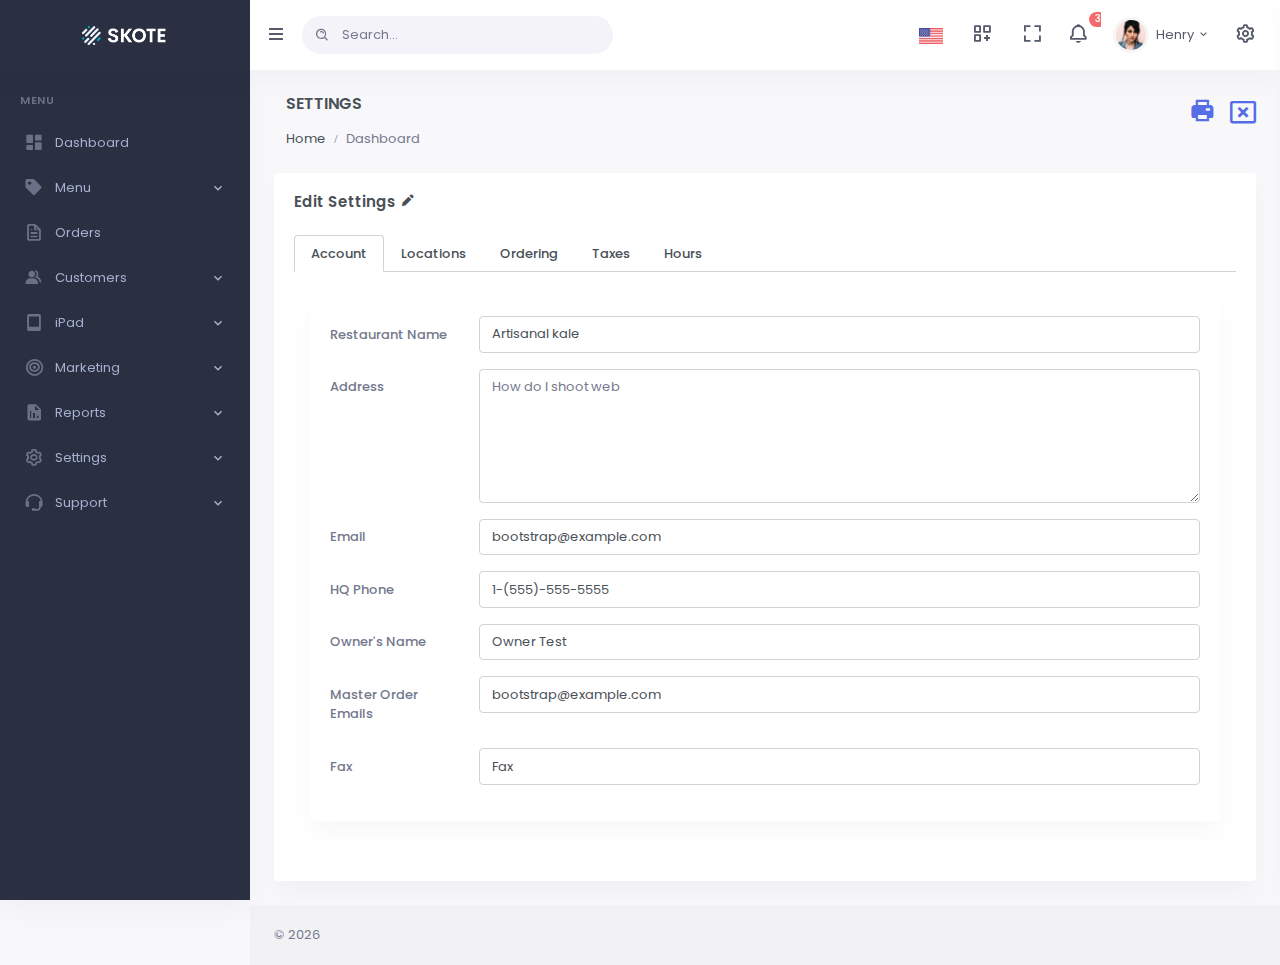
<file: settings.html>
<!DOCTYPE html>
<html lang="en">
  <head>
    <meta charset="utf-8" />
    <title>Starter Page | Skote - Responsive Bootstrap 4 Admin Dashboard</title>
    <meta name="viewport" content="width=device-width, initial-scale=1.0" />
    <meta
      content="Premium Multipurpose Admin & Dashboard Template"
      name="description"
    />
    <meta content="Themesbrand" name="author" />
    <!-- App favicon -->
    <link rel="shortcut icon" href="assets/images/favicon.ico" />

    <!-- Bootstrap Css -->
    <link
      href="assets/css/bootstrap.min.css"
      id="bootstrap-style"
      rel="stylesheet"
      type="text/css"
    />
    <!-- Icons Css -->
    <link href="assets/css/icons.min.css" rel="stylesheet" type="text/css" />
    <!-- App Css-->
    <link
      href="assets/css/app.min.css"
      id="app-style"
      rel="stylesheet"
      type="text/css"
    />
    <link rel="stylesheet" href="assets/scss/custom.css" />
  </head>

  <body data-sidebar="dark">
    <!-- Begin page -->
    <div id="layout-wrapper">
      <header id="page-topbar">
        <div class="navbar-header">
          <div class="d-flex">
            <!-- LOGO -->
            <div class="navbar-brand-box">
              <a href="index.html" class="logo logo-dark">
                <span class="logo-sm">
                  <img src="assets/images/logo.svg" alt="" height="22" />
                </span>
                <span class="logo-lg">
                  <img src="assets/images/logo-dark.png" alt="" height="17" />
                </span>
              </a>

              <a href="index.html" class="logo logo-light">
                <span class="logo-sm">
                  <img src="assets/images/logo-light.svg" alt="" height="22" />
                </span>
                <span class="logo-lg">
                  <img src="assets/images/logo-light.png" alt="" height="19" />
                </span>
              </a>
            </div>

            <button
              type="button"
              class="btn btn-sm px-3 font-size-16 header-item waves-effect"
              id="vertical-menu-btn"
            >
              <i class="fa fa-fw fa-bars"></i>
            </button>

            <!-- App Search-->
            <form class="app-search d-none d-lg-block">
              <div class="position-relative">
                <input
                  type="text"
                  class="form-control"
                  placeholder="Search..."
                />
                <span class="bx bx-search-alt"></span>
              </div>
            </form>
          </div>

          <div class="d-flex">
            <div class="dropdown d-inline-block d-lg-none ml-2">
              <button
                type="button"
                class="btn header-item noti-icon waves-effect"
                id="page-header-search-dropdown"
                data-toggle="dropdown"
                aria-haspopup="true"
                aria-expanded="false"
              >
                <i class="mdi mdi-magnify"></i>
              </button>
              <div
                class="dropdown-menu dropdown-menu-lg dropdown-menu-right p-0"
                aria-labelledby="page-header-search-dropdown"
              >
                <form class="p-3">
                  <div class="form-group m-0">
                    <div class="input-group">
                      <input
                        type="text"
                        class="form-control"
                        placeholder="Search ..."
                        aria-label="Recipient's username"
                      />
                      <div class="input-group-append">
                        <button class="btn btn-primary" type="submit">
                          <i class="mdi mdi-magnify"></i>
                        </button>
                      </div>
                    </div>
                  </div>
                </form>
              </div>
            </div>

            <div class="dropdown d-inline-block">
              <button
                type="button"
                class="btn header-item waves-effect"
                data-toggle="dropdown"
                aria-haspopup="true"
                aria-expanded="false"
              >
                <img
                  class=""
                  src="assets/images/flags/us.jpg"
                  alt="Header Language"
                  height="16"
                />
              </button>
              <div class="dropdown-menu dropdown-menu-right">
                <!-- item-->
                <a href="javascript:void(0);" class="dropdown-item notify-item">
                  <img
                    src="assets/images/flags/spain.jpg"
                    alt="user-image"
                    class="mr-1"
                    height="12"
                  />
                  <span class="align-middle">Spanish</span>
                </a>

                <!-- item-->
                <a href="javascript:void(0);" class="dropdown-item notify-item">
                  <img
                    src="assets/images/flags/germany.jpg"
                    alt="user-image"
                    class="mr-1"
                    height="12"
                  />
                  <span class="align-middle">German</span>
                </a>

                <!-- item-->
                <a href="javascript:void(0);" class="dropdown-item notify-item">
                  <img
                    src="assets/images/flags/italy.jpg"
                    alt="user-image"
                    class="mr-1"
                    height="12"
                  />
                  <span class="align-middle">Italian</span>
                </a>

                <!-- item-->
                <a href="javascript:void(0);" class="dropdown-item notify-item">
                  <img
                    src="assets/images/flags/russia.jpg"
                    alt="user-image"
                    class="mr-1"
                    height="12"
                  />
                  <span class="align-middle">Russian</span>
                </a>
              </div>
            </div>

            <div class="dropdown d-none d-lg-inline-block ml-1">
              <button
                type="button"
                class="btn header-item noti-icon waves-effect"
                data-toggle="dropdown"
                aria-haspopup="true"
                aria-expanded="false"
              >
                <i class="bx bx-customize"></i>
              </button>
              <div class="dropdown-menu dropdown-menu-lg dropdown-menu-right">
                <div class="px-lg-2">
                  <div class="row no-gutters">
                    <div class="col">
                      <a class="dropdown-icon-item" href="#">
                        <img
                          src="assets/images/brands/github.png"
                          alt="Github"
                        />
                        <span>GitHub</span>
                      </a>
                    </div>
                    <div class="col">
                      <a class="dropdown-icon-item" href="#">
                        <img
                          src="assets/images/brands/bitbucket.png"
                          alt="bitbucket"
                        />
                        <span>Bitbucket</span>
                      </a>
                    </div>
                    <div class="col">
                      <a class="dropdown-icon-item" href="#">
                        <img
                          src="assets/images/brands/dribbble.png"
                          alt="dribbble"
                        />
                        <span>Dribbble</span>
                      </a>
                    </div>
                  </div>

                  <div class="row no-gutters">
                    <div class="col">
                      <a class="dropdown-icon-item" href="#">
                        <img
                          src="assets/images/brands/dropbox.png"
                          alt="dropbox"
                        />
                        <span>Dropbox</span>
                      </a>
                    </div>
                    <div class="col">
                      <a class="dropdown-icon-item" href="#">
                        <img
                          src="assets/images/brands/mail_chimp.png"
                          alt="mail_chimp"
                        />
                        <span>Mail Chimp</span>
                      </a>
                    </div>
                    <div class="col">
                      <a class="dropdown-icon-item" href="#">
                        <img src="assets/images/brands/slack.png" alt="slack" />
                        <span>Slack</span>
                      </a>
                    </div>
                  </div>
                </div>
              </div>
            </div>

            <div class="dropdown d-none d-lg-inline-block ml-1">
              <button
                type="button"
                class="btn header-item noti-icon waves-effect"
                data-toggle="fullscreen"
              >
                <i class="bx bx-fullscreen"></i>
              </button>
            </div>

            <div class="dropdown d-inline-block">
              <button
                type="button"
                class="btn header-item noti-icon waves-effect"
                id="page-header-notifications-dropdown"
                data-toggle="dropdown"
                aria-haspopup="true"
                aria-expanded="false"
              >
                <i class="bx bx-bell bx-tada"></i>
                <span class="badge badge-danger badge-pill">3</span>
              </button>
              <div
                class="dropdown-menu dropdown-menu-lg dropdown-menu-right p-0"
                aria-labelledby="page-header-notifications-dropdown"
              >
                <div class="p-3">
                  <div class="row align-items-center">
                    <div class="col">
                      <h6 class="m-0">Notifications</h6>
                    </div>
                    <div class="col-auto">
                      <a href="#!" class="small"> View All</a>
                    </div>
                  </div>
                </div>
                <div data-simplebar style="max-height: 230px">
                  <a href="" class="text-reset notification-item">
                    <div class="media">
                      <div class="avatar-xs mr-3">
                        <span
                          class="avatar-title bg-primary rounded-circle font-size-16"
                        >
                          <i class="bx bx-cart"></i>
                        </span>
                      </div>
                      <div class="media-body">
                        <h6 class="mt-0 mb-1">Your order is placed</h6>
                        <div class="font-size-12 text-muted">
                          <p class="mb-1">
                            If several languages coalesce the grammar
                          </p>
                          <p class="mb-0">
                            <i class="mdi mdi-clock-outline"></i> 3 min ago
                          </p>
                        </div>
                      </div>
                    </div>
                  </a>
                  <a href="" class="text-reset notification-item">
                    <div class="media">
                      <img
                        src="assets/images/users/avatar-3.jpg"
                        class="mr-3 rounded-circle avatar-xs"
                        alt="user-pic"
                      />
                      <div class="media-body">
                        <h6 class="mt-0 mb-1">James Lemire</h6>
                        <div class="font-size-12 text-muted">
                          <p class="mb-1">
                            It will seem like simplified English.
                          </p>
                          <p class="mb-0">
                            <i class="mdi mdi-clock-outline"></i> 1 hours ago
                          </p>
                        </div>
                      </div>
                    </div>
                  </a>
                  <a href="" class="text-reset notification-item">
                    <div class="media">
                      <div class="avatar-xs mr-3">
                        <span
                          class="avatar-title bg-success rounded-circle font-size-16"
                        >
                          <i class="bx bx-badge-check"></i>
                        </span>
                      </div>
                      <div class="media-body">
                        <h6 class="mt-0 mb-1">Your item is shipped</h6>
                        <div class="font-size-12 text-muted">
                          <p class="mb-1">
                            If several languages coalesce the grammar
                          </p>
                          <p class="mb-0">
                            <i class="mdi mdi-clock-outline"></i> 3 min ago
                          </p>
                        </div>
                      </div>
                    </div>
                  </a>

                  <a href="" class="text-reset notification-item">
                    <div class="media">
                      <img
                        src="assets/images/users/avatar-4.jpg"
                        class="mr-3 rounded-circle avatar-xs"
                        alt="user-pic"
                      />
                      <div class="media-body">
                        <h6 class="mt-0 mb-1">Salena Layfield</h6>
                        <div class="font-size-12 text-muted">
                          <p class="mb-1">
                            As a skeptical Cambridge friend of mine occidental.
                          </p>
                          <p class="mb-0">
                            <i class="mdi mdi-clock-outline"></i> 1 hours ago
                          </p>
                        </div>
                      </div>
                    </div>
                  </a>
                </div>
                <div class="p-2 border-top">
                  <a
                    class="btn btn-sm btn-link font-size-14 btn-block text-center"
                    href="javascript:void(0)"
                  >
                    <i class="mdi mdi-arrow-right-circle mr-1"></i> View More..
                  </a>
                </div>
              </div>
            </div>

            <div class="dropdown d-inline-block">
              <button
                type="button"
                class="btn header-item waves-effect"
                id="page-header-user-dropdown"
                data-toggle="dropdown"
                aria-haspopup="true"
                aria-expanded="false"
              >
                <img
                  class="rounded-circle header-profile-user"
                  src="assets/images/users/avatar-1.jpg"
                  alt="Header Avatar"
                />
                <span class="d-none d-xl-inline-block ml-1">Henry</span>
                <i class="mdi mdi-chevron-down d-none d-xl-inline-block"></i>
              </button>
              <div class="dropdown-menu dropdown-menu-right">
                <!-- item-->
                <a class="dropdown-item" href="#"
                  ><i class="bx bx-user font-size-16 align-middle mr-1"></i>
                  Profile</a
                >
                <a class="dropdown-item" href="#"
                  ><i class="bx bx-wallet font-size-16 align-middle mr-1"></i>
                  My Wallet</a
                >
                <a class="dropdown-item d-block" href="#"
                  ><span class="badge badge-success float-right">11</span
                  ><i class="bx bx-wrench font-size-16 align-middle mr-1"></i>
                  Settings</a
                >
                <a class="dropdown-item" href="#"
                  ><i
                    class="bx bx-lock-open font-size-16 align-middle mr-1"
                  ></i>
                  Lock screen</a
                >
                <div class="dropdown-divider"></div>
                <a class="dropdown-item text-danger" href="#"
                  ><i
                    class="bx bx-power-off font-size-16 align-middle mr-1 text-danger"
                  ></i>
                  Logout</a
                >
              </div>
            </div>

            <div class="dropdown d-inline-block">
              <button
                type="button"
                class="btn header-item noti-icon right-bar-toggle waves-effect"
              >
                <i class="bx bx-cog bx-spin"></i>
              </button>
            </div>
          </div>
        </div>
      </header>

      <!-- ========== Left Sidebar Start ========== -->
      <div class="vertical-menu">
        <div data-simplebar class="h-100">
          <!--- Sidemenu -->
          <div id="sidebar-menu">
            <!-- Left Menu Start -->
            <ul class="metismenu list-unstyled" id="side-menu">
              <li class="menu-title">Menu</li>

              <li>
                <a href="index.html" class="waves-effect">
                  <i class="bx bxs-dashboard"></i>
                  <span>Dashboard</span>
                </a>
              </li>

              <li>
                <a href="javascript: void(0);" class="has-arrow waves-effect">
                  <i class="bx bxs-purchase-tag"></i>
                  <span>Menu</span>
                </a>
                <ul class="sub-menu" aria-expanded="false">
                  <li><a href="javascript:;">Category</a></li>
                  <li><a href="javascript:;">Group Category</a></li>
                  <li><a href="javascript:;">Items</a></li>
                  <li><a href="javascript:;">Custom Menu</a></li>
                  <li>
                    <a href="javascript:;">Custom Menu Setting</a>
                  </li>
                  <li>
                    <a href="javascript:;">Copy Options</a>
                  </li>
                </ul>
              </li>
              <li>
                <a href="javascript:;" class="waves-effect">
                  <i class="bx bx-file"></i>
                  <span>Orders</span>
                </a>
              </li>
              <li>
                <a href="javascript: void(0);" class="has-arrow waves-effect">
                  <i class="bx bxs-group"></i>
                  <span>Customers</span>
                </a>
                <ul class="sub-menu" aria-expanded="false">
                  <li><a href="javascript:;">Customers</a></li>
                  <li><a href="javascript:;">Blacklist</a></li>
                  <li><a href="javascript:;">Student Form</a></li>
                </ul>
              </li>
              <li>
                <a href="javascript: void(0);" class="has-arrow waves-effect">
                  <i class="bx bx-tab"></i>
                  <span>iPad</span>
                </a>
                <ul class="sub-menu" aria-expanded="false">
                  <li><a href="auth-login.html">iPad Settings</a></li>
                </ul>
              </li>
              <li>
                <a href="javascript: void(0);" class="has-arrow waves-effect">
                  <i class="bx bx-bullseye"></i>
                  <span>Marketing</span>
                </a>
                <ul class="sub-menu" aria-expanded="true">
                  <li><a href="javascript: void(0);">Coupons</a></li>
                  <li>
                    <a href="javascript: void(0);" class="has-arrow"
                      >reEngage</a
                    >
                    <ul class="sub-menu" aria-expanded="true">
                      <li><a href="javascript: void(0);">Campaigns</a></li>
                      <li><a href="javascript: void(0);">Sent Mail</a></li>
                    </ul>
                  </li>
                  <li><a href="javascript: void(0);">More Info</a></li>
                  <li><a href="javascript: void(0);">Integration</a></li>
                  <li>
                    <a href="javascript: void(0);" class="has-arrow">Alert</a>
                    <ul class="sub-menu" aria-expanded="true">
                      <li><a href="javascript: void(0);">Custom Alert</a></li>
                    </ul>
                  </li>
                </ul>
              </li>
              <li>
                <a href="javascript: void(0);" class="has-arrow waves-effect">
                  <i class="bx bxs-report"></i>
                  <span>Reports</span>
                </a>
                <ul class="sub-menu" aria-expanded="true">
                  <li>
                    <a href="javascript: void(0);" class="has-arrow">Orders</a>
                    <ul class="sub-menu" aria-expanded="true">
                      <li><a href="javascript: void(0);">Orders</a></li>
                      <li><a href="javascript: void(0);">Tax</a></li>
                      <li><a href="javascript: void(0);">Coupons</a></li>
                    </ul>
                  </li>
                  <li>
                    <a href="javascript: void(0);" class="has-arrow"
                      >Products</a
                    >
                    <ul class="sub-menu" aria-expanded="true">
                      <li><a href="javascript: void(0);">Viewed</a></li>
                      <li><a href="javascript: void(0);">Purchased</a></li>
                    </ul>
                  </li>
                  <li><a href="javascript: void(0);">Transactions</a></li>
                </ul>
              </li>

              <li>
                <a href="javascript: void(0);" class="has-arrow waves-effect">
                  <i class="bx bx-cog"></i>
                  <span>Settings</span>
                </a>
                <ul class="sub-menu" aria-expanded="true">
                  <li><a href="javascript:;">Payment Gateway</a></li>
                  <li><a href="javascript:;">Settings</a></li>
                  <li><a href="javascript:;">Set Holiday</a></li>
                  <li>
                    <a href="javascript: void(0);" class="has-arrow"
                      >Localization</a
                    >
                    <ul class="sub-menu" aria-expanded="true">
                      <li><a href="javascript: void(0);">Taxes</a></li>
                    </ul>
                  </li>
                </ul>
              </li>
              <li>
                <a href="javascript: void(0);" class="has-arrow waves-effect">
                  <i class="bx bx-support"></i>
                  <span>Support</span>
                </a>
                <ul class="sub-menu" aria-expanded="false">
                  <li><a href="javascript:;">Ticket</a></li>
                  <li><a href="javascript:;">FAQ</a></li>
                  <li><a href="javascript:;">Video Tutorial</a></li>
                </ul>
              </li>
              <!-- <li>
                <a href="javascript: void(0);" class="has-arrow waves-effect">
                  <i class="bx bx-share-alt"></i>
                  <span>Multi Level</span>
                </a>
                <ul class="sub-menu" aria-expanded="true">
                  <li><a href="javascript: void(0);">Level 1.1</a></li>
                  <li>
                    <a href="javascript: void(0);" class="has-arrow"
                      >Level 1.2</a
                    >
                    <ul class="sub-menu" aria-expanded="true">
                      <li><a href="javascript: void(0);">Level 2.1</a></li>
                      <li><a href="javascript: void(0);">Level 2.2</a></li>
                    </ul>
                  </li>
                </ul>
              </li> -->
            </ul>
          </div>
          <!-- Sidebar -->
        </div>
      </div>
      <!-- Left Sidebar End -->

      <!-- ============================================================== -->
      <!-- Start right Content here -->
      <!-- ============================================================== -->
      <div class="main-content">
        <div class="page-content">
          <div class="container-fluid">
            <!-- start page title -->
            <div class="row">
              <div class="col-12">
                <div
                  class="page-title-box d-flex align-items-start justify-content-between"
                >
                  <div class="col">
                    <h4 class="mb-3 font-size-18">Settings</h4>

                    <div class="page-title-right">
                      <ol class="breadcrumb m-0">
                        <li class="breadcrumb-item">
                          <a href="javascript: void(0);">Home</a>
                        </li>
                        <li class="breadcrumb-item active">Dashboard</li>
                      </ol>
                    </div>
                  </div>
                  <div class="fa-2x">
                    <a href="#"> <i class="bx bxs-printer"></i> </a>
                    <a href="#" class="ml-2">
                      <i class="far fa-window-close"></i>
                    </a>
                  </div>
                </div>
              </div>
            </div>

            <!-- end row -->

            <div class="row">
              <div class="col">
                <div class="card">
                  <div class="card-body">
                    <h4 class="card-title mb-4">
                      Edit Settings <i class="bx bxs-pencil"></i>
                    </h4>

                    <!-- Nav tabs -->
                    <ul class="nav nav-tabs" role="tablist">
                      <li class="nav-item">
                        <a
                          class="nav-link active"
                          data-toggle="tab"
                          href="#home1"
                          role="tab"
                        >
                          <span class="d-block d-sm-none"
                            ><i class="bx bx-user-circle"></i
                          ></span>
                          <span class="d-none d-sm-block">Account</span>
                        </a>
                      </li>
                      <li class="nav-item">
                        <a
                          class="nav-link"
                          data-toggle="tab"
                          href="#profile1"
                          role="tab"
                        >
                          <span class="d-block d-sm-none"
                            ><i class="bx bx-map"></i
                          ></span>
                          <span class="d-none d-sm-block">Locations</span>
                        </a>
                      </li>
                      <li class="nav-item">
                        <a
                          class="nav-link"
                          data-toggle="tab"
                          href="#messages1"
                          role="tab"
                        >
                          <span class="d-block d-sm-none"
                            ><i class="bx bx-purchase-tag-alt"></i
                          ></span>
                          <span class="d-none d-sm-block">Ordering</span>
                        </a>
                      </li>
                      <li class="nav-item">
                        <a
                          class="nav-link"
                          data-toggle="tab"
                          href="#settings1"
                          role="tab"
                        >
                          <span class="d-block d-sm-none"
                            ><i class="far fa-money-bill-alt"></i
                          ></span>
                          <span class="d-none d-sm-block">Taxes</span>
                        </a>
                      </li>
                      <li class="nav-item">
                        <a
                          class="nav-link"
                          data-toggle="tab"
                          href="#hours"
                          role="tab"
                        >
                          <span class="d-block d-sm-none"
                            ><i class="bx bx-time-five"></i
                          ></span>
                          <span class="d-none d-sm-block">Hours</span>
                        </a>
                      </li>
                    </ul>
                    <!-- Tab panes -->
                    <div class="tab-content p-3 text-muted mt-2">
                      <div class="tab-pane active" id="home1" role="tabpanel">
                        <div class="row">
                          <div class="col-12">
                            <div class="card">
                              <div class="card-body">
                                <div class="form-group row">
                                  <label
                                    for="restaurantName"
                                    class="col-md-2 col-form-label"
                                    >Restaurant Name</label
                                  >
                                  <div class="col-md-10">
                                    <input
                                      class="form-control"
                                      type="text"
                                      value="Artisanal kale"
                                      id="restaurantName"
                                      data-toggle="tooltip"
                                      data-placement="top"
                                      title="Restaurant Name"
                                    />
                                  </div>
                                </div>
                                <div class="form-group row">
                                  <label
                                    for="address"
                                    class="col-md-2 col-form-label"
                                    >Address</label
                                  >
                                  <div class="col-md-10">
                                    <textarea
                                      name=""
                                      id=""
                                      cols="30"
                                      rows="6"
                                      class="form-control"
                                      type="search"
                                      placeholder="How do I shoot web"
                                      id="address"
                                      data-toggle="tooltip"
                                      data-placement="top"
                                      title="Address"
                                    ></textarea>
                                  </div>
                                </div>
                                <div class="form-group row">
                                  <label
                                    for="email"
                                    class="col-md-2 col-form-label"
                                    >Email</label
                                  >
                                  <div class="col-md-10">
                                    <input
                                      class="form-control"
                                      type="email"
                                      value="bootstrap@example.com"
                                      id="email"
                                      data-toggle="tooltip"
                                      data-placement="top"
                                      title="Email"
                                    />
                                  </div>
                                </div>

                                <div class="form-group row">
                                  <label
                                    for="hqPhone"
                                    class="col-md-2 col-form-label"
                                    >HQ Phone</label
                                  >
                                  <div class="col-md-10">
                                    <input
                                      class="form-control"
                                      type="tel"
                                      value="1-(555)-555-5555"
                                      id="hqPhone"
                                      data-toggle="tooltip"
                                      data-placement="top"
                                      title="HQ Phone"
                                    />
                                  </div>
                                </div>
                                <div class="form-group row">
                                  <label
                                    for="ownersName"
                                    class="col-md-2 col-form-label"
                                    >Owner's Name</label
                                  >
                                  <div class="col-md-10">
                                    <input
                                      class="form-control"
                                      type="text"
                                      value="Owner Test"
                                      id="ownersName"
                                      data-toggle="tooltip"
                                      data-placement="top"
                                      title="Owner's Name"
                                    />
                                  </div>
                                </div>
                                <div class="form-group row">
                                  <label
                                    for="masterOrderInput"
                                    class="col-md-2 col-form-label"
                                    >Master Order Emails</label
                                  >
                                  <div class="col-md-10">
                                    <input
                                      class="form-control"
                                      type="email"
                                      value="bootstrap@example.com"
                                      id="masterOrderInput"
                                      data-toggle="tooltip"
                                      data-placement="top"
                                      title="Master Order Emails"
                                    />
                                  </div>
                                </div>
                                <div class="form-group row">
                                  <label
                                    for="faxInput"
                                    class="col-md-2 col-form-label"
                                    >Fax</label
                                  >
                                  <div class="col-md-10">
                                    <input
                                      class="form-control"
                                      value="Fax"
                                      id="faxInput"
                                      data-toggle="tooltip"
                                      data-placement="top"
                                      title="Fax"
                                    />
                                  </div>
                                </div>
                              </div>
                            </div>
                          </div>
                          <!-- end col -->
                        </div>
                      </div>
                      <div class="tab-pane" id="profile1" role="tabpanel">
                        <div class="latest-transaction">
                          <div class="row bg-light p-3 mt-4">
                            <div class="col-lg-4">
                              <div class="form-group">
                                <label for="titleFilter">Title</label>
                                <input
                                  type="text"
                                  class="form-control"
                                  id="titleFilter"
                                  placeholder="Title"
                                />
                              </div>
                            </div>
                            <div class="col-lg-4">
                              <div class="form-group">
                                <label for="addressFilter">Address</label>

                                <input
                                  type="text"
                                  class="form-control"
                                  id="addressFilter"
                                  placeholder="Address"
                                />
                              </div>
                            </div>

                            <div class="col-lg-4">
                              <div class="form-group">
                                <label for="statusFilter">Status</label
                                ><select id="statusFilter" class="form-control">
                                  <option selected="">Choose...</option>
                                  <option>...</option>
                                </select>
                              </div>
                            </div>

                            <div class="col-md-12 text-right">
                              <button
                                class="btn btn-primary btn-rounded waves-effect waves-light"
                              >
                                Filter
                              </button>
                            </div>
                          </div>

                          <div class="row">
                            <div class="col">
                              <div class="card">
                                <div class="card-body">
                                  <h4 class="card-title mb-4">
                                    Latest Transaction
                                  </h4>
                                  <div class="table-responsive">
                                    <table
                                      class="table table-centered table-nowrap mb-0"
                                    >
                                      <thead class="thead-light">
                                        <tr>
                                          <th style="width: 20px">
                                            <div
                                              class="custom-control custom-checkbox"
                                            >
                                              <input
                                                type="checkbox"
                                                class="custom-control-input"
                                                id="customCheck1"
                                              />
                                              <label
                                                class="custom-control-label"
                                                for="customCheck1"
                                                >&nbsp;</label
                                              >
                                            </div>
                                          </th>
                                          <th>Owner</th>
                                          <th>Address</th>
                                          <th>Sort Order</th>
                                          <th>Status</th>
                                          <th>Action</th>
                                        </tr>
                                      </thead>
                                      <tbody>
                                        <tr>
                                          <td>
                                            <div
                                              class="custom-control custom-checkbox"
                                            >
                                              <input
                                                type="checkbox"
                                                class="custom-control-input"
                                                id="customCheck2"
                                              />
                                              <label
                                                class="custom-control-label"
                                                for="customCheck2"
                                                >&nbsp;</label
                                              >
                                            </div>
                                          </td>

                                          <td>New York City - LIVE Authnet</td>
                                          <td>NYC, NY, USA</td>
                                          <td>$400</td>
                                          <td>
                                            <span
                                              class="badge badge-pill badge-soft-success font-size-12"
                                              >Enabled</span
                                            >
                                          </td>

                                          <td>
                                            <!-- Button trigger modal -->
                                            <button
                                              type="button"
                                              class="btn btn-primary btn-sm btn-rounded waves-effect waves-light open-nested-location-tab"
                                              data-toggle="modal"
                                              data-target=".exampleModal"
                                            >
                                              <i
                                                class="mdi mdi-pencil d-block font-size-16"
                                              ></i>
                                            </button>
                                          </td>
                                        </tr>

                                        <tr>
                                          <td>
                                            <div
                                              class="custom-control custom-checkbox"
                                            >
                                              <input
                                                type="checkbox"
                                                class="custom-control-input"
                                                id="customCheck3"
                                              />
                                              <label
                                                class="custom-control-label"
                                                for="customCheck3"
                                                >&nbsp;</label
                                              >
                                            </div>
                                          </td>

                                          <td>Jamal Burnett</td>
                                          <td>jaipur, Rajasthan, india</td>
                                          <td>$380</td>
                                          <td>
                                            <span
                                              class="badge badge-pill badge-soft-danger font-size-12"
                                              >Disabled</span
                                            >
                                          </td>

                                          <td>
                                            <!-- Button trigger modal -->
                                            <button
                                              type="button"
                                              class="btn btn-primary btn-sm btn-rounded waves-effect waves-light open-nested-location-tab"
                                              data-toggle="modal"
                                              data-target=".exampleModal"
                                            >
                                              <i
                                                class="mdi mdi-pencil d-block font-size-16"
                                              ></i>
                                            </button>
                                          </td>
                                        </tr>
                                        <tr>
                                          <td>
                                            <div
                                              class="custom-control custom-checkbox"
                                            >
                                              <input
                                                type="checkbox"
                                                class="custom-control-input"
                                                id="customCheck2"
                                              />
                                              <label
                                                class="custom-control-label"
                                                for="customCheck2"
                                                >&nbsp;</label
                                              >
                                            </div>
                                          </td>

                                          <td>New York City - LIVE Authnet</td>
                                          <td>NYC, NY, USA</td>
                                          <td>$400</td>
                                          <td>
                                            <span
                                              class="badge badge-pill badge-soft-success font-size-12"
                                              >Enabled</span
                                            >
                                          </td>

                                          <td>
                                            <!-- Button trigger modal -->
                                            <button
                                              type="button"
                                              class="btn btn-primary btn-sm btn-rounded waves-effect waves-light open-nested-location-tab"
                                              data-toggle="modal"
                                              data-target=".exampleModal"
                                            >
                                              <i
                                                class="mdi mdi-pencil d-block font-size-16"
                                              ></i>
                                            </button>
                                          </td>
                                        </tr>

                                        <tr>
                                          <td>
                                            <div
                                              class="custom-control custom-checkbox"
                                            >
                                              <input
                                                type="checkbox"
                                                class="custom-control-input"
                                                id="customCheck3"
                                              />
                                              <label
                                                class="custom-control-label"
                                                for="customCheck3"
                                                >&nbsp;</label
                                              >
                                            </div>
                                          </td>

                                          <td>Jamal Burnett</td>
                                          <td>jaipur, Rajasthan, india</td>
                                          <td>$380</td>
                                          <td>
                                            <span
                                              class="badge badge-pill badge-soft-danger font-size-12"
                                              >Disabled</span
                                            >
                                          </td>

                                          <td>
                                            <!-- Button trigger modal -->
                                            <button
                                              type="button"
                                              class="btn btn-primary btn-sm btn-rounded waves-effect waves-light open-nested-location-tab"
                                              data-toggle="modal"
                                              data-target=".exampleModal"
                                            >
                                              <i
                                                class="mdi mdi-pencil d-block font-size-16"
                                              ></i>
                                            </button>
                                          </td>
                                        </tr>
                                        <tr>
                                          <td>
                                            <div
                                              class="custom-control custom-checkbox"
                                            >
                                              <input
                                                type="checkbox"
                                                class="custom-control-input"
                                                id="customCheck2"
                                              />
                                              <label
                                                class="custom-control-label"
                                                for="customCheck2"
                                                >&nbsp;</label
                                              >
                                            </div>
                                          </td>

                                          <td>New York City - LIVE Authnet</td>
                                          <td>NYC, NY, USA</td>
                                          <td>$400</td>
                                          <td>
                                            <span
                                              class="badge badge-pill badge-soft-success font-size-12"
                                              >Enabled</span
                                            >
                                          </td>

                                          <td>
                                            <!-- Button trigger modal -->
                                            <button
                                              type="button"
                                              class="btn btn-primary btn-sm btn-rounded waves-effect waves-light open-nested-location-tab"
                                              data-toggle="modal"
                                              data-target=".exampleModal"
                                            >
                                              <i
                                                class="mdi mdi-pencil d-block font-size-16"
                                              ></i>
                                            </button>
                                          </td>
                                        </tr>

                                        <tr>
                                          <td>
                                            <div
                                              class="custom-control custom-checkbox"
                                            >
                                              <input
                                                type="checkbox"
                                                class="custom-control-input"
                                                id="customCheck3"
                                              />
                                              <label
                                                class="custom-control-label"
                                                for="customCheck3"
                                                >&nbsp;</label
                                              >
                                            </div>
                                          </td>

                                          <td>Jamal Burnett</td>
                                          <td>jaipur, Rajasthan, india</td>
                                          <td>$380</td>
                                          <td>
                                            <span
                                              class="badge badge-pill badge-soft-danger font-size-12"
                                              >Disabled</span
                                            >
                                          </td>

                                          <td>
                                            <!-- Button trigger modal -->
                                            <button
                                              type="button"
                                              class="btn btn-primary btn-sm btn-rounded waves-effect waves-light open-nested-location-tab"
                                              data-toggle="modal"
                                              data-target=".exampleModal"
                                            >
                                              <i
                                                class="mdi mdi-pencil d-block font-size-16"
                                              ></i>
                                            </button>
                                          </td>
                                        </tr>
                                      </tbody>
                                    </table>
                                    <p class="text-right mt-4">
                                      Showing 1 to 7 of 7 (1 Pages)
                                    </p>
                                  </div>
                                  <!-- end table-responsive -->
                                </div>
                              </div>
                            </div>
                          </div>
                        </div>

                        <!-- Nav tabs -->
                        <div
                          class="card rounded nested-location-tab"
                          style="display: none"
                        >
                          <div class="card-body">
                            <div class="row">
                              <div class="col-md-2">
                                <ul
                                  class="nav flex-column nav-pills"
                                  role="tablist"
                                >
                                  <li class="nav-item">
                                    <a
                                      class="nav-link active"
                                      data-toggle="tab"
                                      href="#home"
                                      role="tab"
                                    >
                                      <span class="d-block d-sm-none"
                                        ><i class="fas fa-home"></i
                                      ></span>
                                      <span class="d-none d-sm-block"
                                        >Location</span
                                      >
                                    </a>
                                  </li>
                                  <li class="nav-item">
                                    <a
                                      class="nav-link"
                                      data-toggle="tab"
                                      href="#profile"
                                      role="tab"
                                    >
                                      <span class="d-block d-sm-none"
                                        ><i class="far fa-user"></i
                                      ></span>
                                      <span class="d-none d-sm-block"
                                        >Ordering</span
                                      >
                                    </a>
                                  </li>
                                  <li class="nav-item">
                                    <a
                                      class="nav-link"
                                      data-toggle="tab"
                                      href="#messages"
                                      role="tab"
                                    >
                                      <span class="d-block d-sm-none"
                                        ><i class="far fa-envelope"></i
                                      ></span>
                                      <span class="d-none d-sm-block"
                                        >Pickup/Delivery</span
                                      >
                                    </a>
                                  </li>
                                  <li class="nav-item">
                                    <a
                                      class="nav-link"
                                      data-toggle="tab"
                                      href="#settings"
                                      role="tab"
                                    >
                                      <span class="d-block d-sm-none"
                                        ><i class="fas fa-cog"></i
                                      ></span>
                                      <span class="d-none d-sm-block"
                                        >Report</span
                                      >
                                    </a>
                                  </li>
                                </ul>
                              </div>
                              <div class="col-md-10">
                                <div class="tab-content p-3 text-muted">
                                  <div
                                    class="tab-pane active"
                                    id="home"
                                    role="tabpanel"
                                  >
                                    <form>
                                      <div class="form-group row mb-4">
                                        <label
                                          for="locationStatus"
                                          class="col-sm-3 col-form-label"
                                          >Status</label
                                        >
                                        <div class="col-sm-9">
                                          <select
                                            name=""
                                            id="locationStatus"
                                            class="form-control"
                                          >
                                            <option value="">Enabled</option>
                                            <option value="">Disabled</option>
                                          </select>
                                        </div>
                                      </div>
                                      <div class="form-group row mb-4">
                                        <label
                                          for="sortOrder"
                                          class="col-sm-3 col-form-label"
                                          >Sort Order</label
                                        >
                                        <div class="col-sm-9">
                                          <input
                                            type="text"
                                            class="form-control"
                                            id="sortOrder"
                                            value="1"
                                          />
                                        </div>
                                      </div>
                                      <div class="form-group row mb-4">
                                        <label
                                          for="locationName"
                                          class="col-sm-3 col-form-label"
                                          >Location Name</label
                                        >
                                        <div class="col-sm-9">
                                          <input
                                            type="text"
                                            class="form-control"
                                            id="locationName"
                                            value="1"
                                          />
                                        </div>
                                      </div>
                                      <div class="form-group row mb-4">
                                        <label
                                          for="timeZone"
                                          class="col-sm-3 col-form-label"
                                          >Timezone</label
                                        >
                                        <div class="col-sm-9">
                                          <select
                                            name=""
                                            id="timeZone"
                                            class="form-control"
                                          >
                                            <option value="">
                                              America/New_York
                                            </option>
                                            <option value="">Disabled</option>
                                          </select>
                                        </div>
                                      </div>
                                      <div class="form-group row mb-4">
                                        <label
                                          for="displayAddress"
                                          class="col-sm-3 col-form-label"
                                          >Display Address</label
                                        >
                                        <div class="col-sm-9">
                                          <input
                                            type="text"
                                            class="form-control"
                                            id="displayAddress"
                                            value="123 Main Land OMG Street New York City, NY, 12343"
                                          />
                                        </div>
                                      </div>
                                      <div class="form-group row mb-4">
                                        <label
                                          for="locationPhone"
                                          class="col-sm-3 col-form-label"
                                          >Phone</label
                                        >
                                        <div class="col-sm-9">
                                          <input
                                            type="text"
                                            class="form-control"
                                            id="locationPhone"
                                            value="1234323234"
                                          />
                                        </div>
                                      </div>
                                      <div class="form-group row mb-4">
                                        <label
                                          for="locationEmail"
                                          class="col-sm-3 col-form-label"
                                          >Email</label
                                        >
                                        <div class="col-sm-9">
                                          <input
                                            type="text"
                                            class="form-control"
                                            id="locationEmail"
                                            value="email@biteheist23.com"
                                          />
                                          <small>
                                            Add 1 or multiple emails, separated
                                            by a comma, to receive the order
                                            confirmation emails for only this
                                            location . (Ex: kyle@mail.com,
                                            ally@mail.com)
                                          </small>
                                        </div>
                                      </div>
                                      <div class="form-group row mb-4">
                                        <label
                                          for="emailPrint"
                                          class="col-sm-3 col-form-label"
                                          >ePrint Email</label
                                        >
                                        <div class="col-sm-9">
                                          <input
                                            type="text"
                                            class="form-control"
                                            id="emailPrint"
                                            value="email@biteheist23.com"
                                          />
                                          <small
                                            >If you have an HP ePrint printer,
                                            add the email address here to get
                                            the orders printed.
                                          </small>
                                        </div>
                                      </div>
                                      <div class="form-group row mb-4">
                                        <label
                                          for="locationFax"
                                          class="col-sm-3 col-form-label"
                                          >Fax</label
                                        >
                                        <div class="col-sm-9">
                                          <input
                                            type="text"
                                            class="form-control"
                                            id="locationFax"
                                            value="Fax"
                                          />
                                          <small
                                            >Any fax number added will receive
                                            an Fax.
                                          </small>
                                        </div>
                                      </div>
                                      <div class="form-group row mb-4">
                                        <label
                                          for="serviceCharge"
                                          class="col-sm-3 col-form-label"
                                          >Service Charge status</label
                                        >
                                        <div class="col-sm-9">
                                          <select
                                            name=""
                                            id="serviceCharge"
                                            class="form-control"
                                          >
                                            <option value="">Enabled</option>
                                            <option value="">Disabled</option>
                                          </select>
                                        </div>
                                      </div>
                                      <div class="form-group row mb-4">
                                        <label
                                          for="serviceCharge"
                                          class="col-sm-3 col-form-label"
                                          >Clover</label
                                        >
                                        <div class="col-sm-9">
                                          <select
                                            name=""
                                            id="serviceCharge"
                                            class="form-control"
                                          >
                                            <option value="">Enabled</option>
                                            <option value="">Disabled</option>
                                          </select>
                                        </div>
                                      </div>
                                    </form>
                                  </div>
                                  <div
                                    class="tab-pane"
                                    id="profile"
                                    role="tabpanel"
                                  >
                                    <form>
                                      <div class="form-group row mb-4">
                                        <label
                                          for="serviceCharge"
                                          class="col-sm-3 col-form-label"
                                          data-toggle="tooltip"
                                          data-placement="top"
                                          title="If print required is un-checked then the PDF print will not be sent"
                                        >
                                          <i class="bx bx-info-circle"></i>
                                          Print Required</label
                                        >
                                        <div class="col-sm-9">
                                          <div
                                            class="custom-control custom-switch custom-switch-lg"
                                            dir="ltr"
                                          >
                                            <input
                                              type="checkbox"
                                              class="custom-control-input"
                                              id="customSwitchsizelg"
                                              checked=""
                                            />
                                            <label
                                              class="custom-control-label"
                                              for="customSwitchsizelg"
                                            ></label>
                                          </div>
                                        </div>
                                      </div>
                                      <div class="form-group row mb-4">
                                        <label
                                          for="smsAlert"
                                          class="col-sm-3 col-form-label"
                                        >
                                          SMS Alert</label
                                        >
                                        <div class="col-sm-9">
                                          <input
                                            type="text"
                                            id="smsAlert"
                                            placeholder="Enter Mobile Number"
                                            class="form-control"
                                            data-toggle="tooltip"
                                            data-placement="top"
                                            title="SMS Alert"
                                          />

                                          <small
                                            >Any mobile number added will
                                            receive an SMS for each order with
                                            the link to the order.</small
                                          >
                                        </div>
                                      </div>
                                      <div class="form-group row mb-4">
                                        <label
                                          for="automatedCall"
                                          class="col-sm-3 col-form-label"
                                          >Automated Call</label
                                        >
                                        <div class="col-sm-9">
                                          <input
                                            type="text"
                                            id="automatedCall"
                                            placeholder="Enter Mobile Number"
                                            class="form-control"
                                            data-toggle="tooltip"
                                            data-placement="top"
                                            title="Automated Call"
                                          />

                                          <small
                                            >An automated phone call will be
                                            placed to the location phone number
                                            noted above alerting staff an order
                                            has been placed.</small
                                          >

                                          <div
                                            class="custom-control custom-checkbox mb-2 mt-3"
                                          >
                                            <input
                                              type="checkbox"
                                              class="custom-control-input"
                                              id="everyOrder"
                                            />
                                            <label
                                              class="custom-control-label"
                                              for="everyOrder"
                                              >Every Order</label
                                            >
                                          </div>
                                          <div
                                            class="custom-control custom-checkbox mb-2"
                                          >
                                            <input
                                              type="checkbox"
                                              class="custom-control-input"
                                              id="ifPrintFails"
                                            />
                                            <label
                                              class="custom-control-label"
                                              for="ifPrintFails"
                                              >If Prints Fails
                                            </label>
                                          </div>
                                        </div>
                                      </div>
                                      <div class="form-group row mb-4">
                                        <label
                                          for="noOfPrints"
                                          class="col-sm-3 col-form-label"
                                          >Number of Prints</label
                                        >
                                        <div class="col-sm-9">
                                          <select
                                            name=""
                                            id="noOfPrints"
                                            class="form-control"
                                          >
                                            <option value="">1</option>
                                            <option value="">2</option>
                                            <option value="">3</option>
                                            <option value="">4</option>
                                            <option value="">5</option>
                                            <option value="">6</option>
                                            <option value="">7</option>
                                          </select>
                                        </div>
                                      </div>
                                      <div class="form-group row mb-4">
                                        <label
                                          for="locationBasedTax"
                                          class="col-sm-3 col-form-label"
                                          >Location Based Tax</label
                                        >
                                        <div class="col-sm-9">
                                          <select
                                            name=""
                                            id="locationBasedTax"
                                            class="form-control"
                                          >
                                            <option value="">Enabled</option>
                                            <option value="">Disabled</option>
                                          </select>
                                        </div>
                                      </div>
                                      <div class="form-group row mb-4">
                                        <label
                                          for="printgenieStatus"
                                          class="col-sm-3 col-form-label"
                                          >Printgenie status</label
                                        >
                                        <div class="col-sm-9">
                                          <select
                                            name=""
                                            id="printgenieStatus"
                                            class="form-control"
                                          >
                                            <option value="">Enabled</option>
                                            <option value="">Disabled</option>
                                          </select>
                                        </div>
                                      </div>
                                      <div class="form-group row mb-4">
                                        <label
                                          for="ipadRefreshTime"
                                          class="col-sm-3 col-form-label"
                                          >Ipad Refresh Time In Minutes</label
                                        >
                                        <div class="col-sm-9">
                                          <input
                                            type="text"
                                            id="ipadRefreshTime"
                                            value="0"
                                            class="form-control"
                                            data-toggle="tooltip"
                                            data-placement="top"
                                            title="Ipad Refresh Time In Minutes"
                                          />
                                        </div>
                                      </div>

                                      <div class="form-group row mb-4">
                                        <label
                                          for="ipadRefreshTime"
                                          class="col-sm-3 col-form-label"
                                          >Hide Prep Times</label
                                        >
                                        <div class="col-sm-9">
                                          <div
                                            class="custom-control custom-checkbox mb-2"
                                          >
                                            <input
                                              type="checkbox"
                                              class="custom-control-input"
                                              id="everyOrder"
                                              checked
                                            />
                                            <label
                                              class="custom-control-label"
                                              for="everyOrder"
                                            ></label>
                                          </div>
                                          <small
                                            >Check this box if you do not want
                                            the customer to see the ready time
                                            on their receipt.</small
                                          >
                                        </div>
                                      </div>
                                    </form>
                                  </div>
                                  <div
                                    class="tab-pane"
                                    id="messages"
                                    role="tabpanel"
                                  >
                                    <form>
                                      <div class="form-group row mb-4">
                                        <label
                                          for="enablePickup"
                                          class="col-sm-3 col-form-label"
                                          >Enable Pick Up</label
                                        >
                                        <div class="col-sm-9">
                                          <select
                                            name=""
                                            id="enablePickup"
                                            class="form-control enable-prep"
                                          >
                                            <option value="1">Enabled</option>
                                            <option value="2">Disabled</option>
                                          </select>
                                        </div>
                                      </div>
                                      <div
                                        class="form-group row mb-4 enable-prep-container"
                                      >
                                        <label
                                          for="pickupPrepTime"
                                          class="col-sm-3 col-form-label"
                                          data-toggle="tooltip"
                                          data-placement="top"
                                          title="If print required is un-checked then the PDF print will not be sent"
                                        >
                                          <i class="bx bx-info-circle"></i> Pick
                                          Up Prep Time (in min)</label
                                        >
                                        <div class="col-sm-9">
                                          <input
                                            type="text"
                                            id="pickupPrepTime"
                                            class="form-control"
                                            value="45"
                                            data-toggle="tooltip"
                                            data-placement="top"
                                            title="Pick Up Prep Time (in min)"
                                          />
                                        </div>
                                      </div>
                                      <div class="form-group row mb-4">
                                        <label
                                          for="enableDelivery"
                                          class="col-sm-3 col-form-label"
                                          >Enable Delivery</label
                                        >
                                        <div class="col-sm-9">
                                          <select
                                            name=""
                                            id="enableDelivery"
                                            class="form-control enable-delivery"
                                          >
                                            <option value="1">Enabled</option>
                                            <option value="2">Disabled</option>
                                          </select>
                                        </div>
                                      </div>

                                      <div class="enable-deliver-container">
                                        <div class="form-group row mb-4">
                                          <label
                                            for="deliveryFee"
                                            class="col-sm-3 col-form-label"
                                            >Delivery Fee</label
                                          >
                                          <div class="col-sm-9">
                                            <input
                                              type="text"
                                              id="deliveryFee"
                                              class="form-control"
                                              value="10.00"
                                              data-toggle="tooltip"
                                              data-placement="top"
                                              title="Delivery Fee"
                                            />
                                          </div>
                                        </div>
                                        <div class="form-group row mb-4">
                                          <label
                                            for="maxDeliveryAmount"
                                            class="col-sm-3 col-form-label"
                                            >Minimum Delivery Amount</label
                                          >
                                          <div class="col-sm-9">
                                            <input
                                              type="text"
                                              id="maxDeliveryAmount"
                                              class="form-control"
                                              value="10.00"
                                              data-toggle="tooltip"
                                              data-placement="top"
                                              title="Minimum Delivery Amount"
                                            />
                                          </div>
                                        </div>
                                        <div class="form-group row mb-4">
                                          <label
                                            for="deliveryFeeDelivery"
                                            class="col-sm-3 col-form-label"
                                            >Delivery Fee Settings</label
                                          >
                                          <div class="col-sm-9">
                                            <select
                                              name=""
                                              id="deliveryFeeDelivery"
                                              class="form-control"
                                            >
                                              <option value="">
                                                Always apply delivery fee
                                              </option>
                                              <option value="">
                                                Apply delivery fee if the
                                                subtotal is less than the
                                                delivery minimum
                                              </option>
                                              <option value="">
                                                Do not allow ordering until the
                                                subtotal is more than the
                                                delivery minimum
                                              </option>
                                              <option value="">
                                                None of the above
                                              </option>
                                            </select>
                                          </div>
                                        </div>

                                        <div class="form-group row mb-4">
                                          <label
                                            for="maxDeliveryAmount"
                                            class="col-sm-3 col-form-label"
                                            >Delivery ready Time</label
                                          >
                                          <div class="col-sm-9">
                                            <input
                                              type="text"
                                              id="maxDeliveryAmount"
                                              class="form-control"
                                              value="60"
                                              data-toggle="tooltip"
                                              data-placement="top"
                                              title="Delivery ready Time"
                                            />
                                          </div>
                                        </div>
                                        <div class="form-group row mb-4">
                                          <label
                                            for="deliveryOptions"
                                            class="col-sm-3 col-form-label"
                                            >Delivery Option</label
                                          >
                                          <div class="col-sm-9">
                                            <div
                                              class="custom-control custom-radio mb-3"
                                            >
                                              <input
                                                type="radio"
                                                id="customRadio1"
                                                name="customRadio"
                                                class="custom-control-input"
                                              />
                                              <label
                                                class="custom-control-label"
                                                for="customRadio1"
                                                >GeoFence</label
                                              >
                                            </div>
                                            <div
                                              class="custom-control custom-radio"
                                            >
                                              <input
                                                type="radio"
                                                id="customRadio2"
                                                name="customRadio"
                                                class="custom-control-input"
                                                checked=""
                                              />
                                              <label
                                                class="custom-control-label"
                                                for="customRadio2"
                                                >Delivery Listings
                                              </label>
                                            </div>
                                          </div>
                                        </div>
                                        <div class="form-group row mb-4">
                                          <label
                                            for="deliveryZone"
                                            class="col-sm-3 col-form-label"
                                            >Delivery Zone
                                          </label>
                                          <div class="col-sm-9">
                                            <iframe
                                              src="https://www.google.com/maps/embed?pb=!1m18!1m12!1m3!1d10299359.556503888!2d-85.00792895146795!3d36.30571718471371!2m3!1f0!2f0!3f0!3m2!1i1024!2i768!4f13.1!3m3!1m2!1s0x89c6b7d8d4b54beb%3A0x89f514d88c3e58c1!2sPhiladelphia%2C%20PA%2C%20USA!5e0!3m2!1sen!2sin!4v1600168978476!5m2!1sen!2sin"
                                              width="100%"
                                              height="450"
                                              frameborder="0"
                                              style="border: 0"
                                              allowfullscreen=""
                                              aria-hidden="false"
                                              tabindex="0"
                                            ></iframe>
                                          </div>
                                        </div>
                                      </div>
                                    </form>
                                  </div>
                                  <div
                                    class="tab-pane"
                                    id="settings"
                                    role="tabpanel"
                                  >
                                    <form>
                                      <div class="form-group row mt-2">
                                        <label
                                          for="reportStatus"
                                          class="col-sm-3 col-form-label"
                                          >Report Status</label
                                        >
                                        <div class="col-sm-9">
                                          <select
                                            name=""
                                            id="reportStatus"
                                            class="form-control"
                                          >
                                            <option value="">Enabled</option>
                                            <option value="">Disabled</option>
                                          </select>
                                        </div>
                                      </div>
                                    </form>
                                  </div>
                                </div>
                              </div>
                            </div>
                          </div>
                        </div>

                        <!-- Tab panes -->
                      </div>
                      <div class="tab-pane" id="messages1" role="tabpanel">
                        <form>
                          <div class="form-group row mb-4">
                            <label
                              for="orderNow"
                              class="col-sm-3 col-form-label"
                              >Order Now</label
                            >
                            <div class="col-sm-9">
                              <div
                                class="custom-control custom-checkbox custom-checkbox-primary mb-3"
                              >
                                <input
                                  type="checkbox"
                                  class="custom-control-input"
                                  id="orderNow"
                                />
                                <label
                                  class="custom-control-label"
                                  for="orderNow"
                                ></label>
                              </div>
                            </div>
                          </div>
                          <div class="form-group row mb-4">
                            <label
                              for="orderLater"
                              class="col-sm-3 col-form-label"
                              >Order Later</label
                            >
                            <div class="col-sm-9">
                              <select
                                name=""
                                id="orderLater"
                                class="form-control"
                              >
                                <option value="">Enabled</option>
                                <option value="">Disabled</option>
                              </select>
                            </div>
                          </div>
                          <div class="form-group row mb-4">
                            <label
                              for="orderLater"
                              class="col-sm-3 col-form-label"
                              >Define order for later days</label
                            >
                            <div class="col-sm-9">
                              <select
                                name=""
                                id="orderLater"
                                class="form-control"
                              >
                                <option value="">10</option>
                                <option value="">9</option>
                                <option value="">8</option>
                                <option value="">7</option>
                                <option value="">6</option>
                                <option value="">5</option>
                              </select>
                            </div>
                          </div>
                          <div class="form-group row mb-4">
                            <label
                              for="futureOrder"
                              class="col-sm-3 col-form-label"
                              >Order Future Time Same Day</label
                            >
                            <div class="col-sm-9">
                              <div
                                class="custom-control custom-checkbox custom-checkbox-primary mb-3"
                              >
                                <input
                                  type="checkbox"
                                  class="custom-control-input"
                                  id="futureOrder"
                                />
                                <label
                                  class="custom-control-label"
                                  for="futureOrder"
                                ></label>
                              </div>
                            </div>
                          </div>
                          <div class="form-group row mb-4">
                            <label
                              for="futureOrderDiffDay"
                              class="col-sm-3 col-form-label"
                              >Order Future Time Different Day</label
                            >
                            <div class="col-sm-9">
                              <div
                                class="custom-control custom-checkbox custom-checkbox-primary mb-3"
                              >
                                <input
                                  type="checkbox"
                                  class="custom-control-input"
                                  checked
                                  id="futureOrderDiffDay"
                                />
                                <label
                                  class="custom-control-label"
                                  for="futureOrderDiffDay"
                                ></label>
                              </div>
                            </div>
                          </div>
                          <div class="form-group row mb-4">
                            <label
                              for="allowTip"
                              class="col-sm-3 col-form-label"
                              >Allow Tip</label
                            >
                            <div class="col-sm-9">
                              <div
                                class="custom-control custom-checkbox custom-checkbox-primary mb-3"
                              >
                                <input
                                  type="checkbox"
                                  class="custom-control-input"
                                  checked
                                  id="allowTip"
                                />
                                <label
                                  class="custom-control-label"
                                  for="allowTip"
                                ></label>
                              </div>
                            </div>
                          </div>
                          <div class="form-group row mb-4">
                            <label
                              for="acceptAmex"
                              class="col-sm-3 col-form-label"
                              >Accept AMEX:</label
                            >
                            <div class="col-sm-9">
                              <div
                                class="custom-control custom-checkbox custom-checkbox-primary mb-3"
                              >
                                <input
                                  type="checkbox"
                                  class="custom-control-input"
                                  checked
                                  id="acceptAmex"
                                />
                                <label
                                  class="custom-control-label"
                                  for="acceptAmex"
                                ></label>
                              </div>
                            </div>
                          </div>
                          <div class="form-group row mb-4">
                            <label
                              for="pickupTime"
                              class="col-sm-3 col-form-label"
                              >Pick Up Prep Time (in min)</label
                            >
                            <div class="col-sm-9">
                              <input
                                type="numbe"
                                class="form-control"
                                value="30"
                                data-toggle="tooltip"
                                data-placement="top"
                                title="Pick
                                                                Up Prep Time (in min)"
                                id="pickupTime"
                              />
                            </div>
                          </div>
                          <div class="form-group row mb-4">
                            <label
                              for="onlineOrdering"
                              class="col-sm-3 col-form-label"
                              >Online Ordering</label
                            >
                            <div class="col-sm-9">
                              <select
                                name=""
                                id="onlineOrdering"
                                class="form-control"
                              >
                                <option value="">Enabled</option>
                                <option value="">Disabled</option>
                              </select>
                            </div>
                          </div>
                          <div class="form-group row mb-4">
                            <label
                              for="globalStockQuantity"
                              class="col-sm-3 col-form-label"
                              >Global Low Stock Quantity</label
                            >
                            <div class="col-sm-9">
                              <input
                                type="number"
                                class="form-control"
                                value="11"
                                data-toggle="tooltip"
                                data-placement="top"
                                title="Global Low Stock
                                                                Quantity"
                                id="globalStockQuantity"
                              />
                            </div>
                          </div>
                          <div class="form-group row mb-4">
                            <label
                              for="pickupTitle"
                              class="col-sm-3 col-form-label"
                              >Choose Pickup Title</label
                            >
                            <div class="col-sm-9">
                              <input
                                type="text"
                                class="form-control"
                                value="Custom Pickup Title"
                                id="pickupTitle"
                                data-toggle="tooltip"
                                data-placement="top"
                                title="Choose Pickup Title"
                              />
                            </div>
                          </div>
                          <div class="form-group row mb-4">
                            <label
                              for="deliveryTitle"
                              class="col-sm-3 col-form-label"
                              >Choose Delivery Title</label
                            >
                            <div class="col-sm-9">
                              <input
                                type="text"
                                class="form-control"
                                value="Custom Delivery Title"
                                id="deliveryTitle"
                                data-toggle="tooltip"
                                data-placement="top"
                                title="Choose Delivery
                                                                    Title"
                              />
                            </div>
                          </div>
                          <div class="form-group row mb-4">
                            <label
                              for="peakHours"
                              class="col-sm-3 col-form-label"
                              >Peak Hours</label
                            >
                            <div class="col-sm-9">
                              <input
                                type="text"
                                class="form-control"
                                value="Peak Hours"
                                id="peakHours"
                                data-toggle="tooltip"
                                data-placement="top"
                                title="Peak Hours"
                              />
                            </div>
                          </div>
                          <div class="form-group row mb-4">
                            <label
                              for="maxOrdersHours"
                              class="col-sm-3 col-form-label"
                              >Max orders per hour</label
                            >
                            <div class="col-sm-9">
                              <input
                                type="text"
                                class="form-control"
                                value="Max orders per hour"
                                id="maxOrdersHours"
                                data-toggle="tooltip"
                                data-placement="top"
                                title="Max orders per hour"
                              />
                            </div>
                          </div>
                          <div class="form-group row mb-4">
                            <label
                              for="shopCloseTitle"
                              class="col-sm-3 col-form-label"
                              >Shop close Title</label
                            >
                            <div class="col-sm-9">
                              <input
                                type="text"
                                class="form-control"
                                value="Sorry we are closed"
                                id="shopCloseTitle"
                                data-toggle="tooltip"
                                data-placement="top"
                                title="Shop close Title"
                              />
                            </div>
                          </div>
                          <div class="form-group row mb-4">
                            <label
                              for="shopCloseText"
                              class="col-sm-3 col-form-label"
                              >Shop close Text
                            </label>
                            <div class="col-sm-9">
                              <input
                                type="text"
                                class="form-control"
                                value="This is sub text to type out. Blah Blah blah"
                                id="shopCloseText"
                                data-toggle="tooltip"
                                data-placement="top"
                                title="Shop close Text"
                              />
                            </div>
                          </div>
                          <div class="form-group row mb-4">
                            <label
                              for="shopCloseText"
                              class="col-sm-3 col-form-label"
                              >Age Verification Warning Msg
                            </label>
                            <div class="col-sm-9">
                              <input
                                type="text"
                                class="form-control"
                                value="Age Verification Warning Msg"
                                id="shopCloseText"
                                data-toggle="tooltip"
                                data-placement="top"
                                title="Age Verification Warning  Msg"
                              />
                            </div>
                          </div>
                          <div class="form-group row mb-4">
                            <label
                              for="customMenuShop"
                              class="col-sm-3 col-form-label"
                              >Custom Menu Shop Msg
                            </label>
                            <div class="col-sm-9">
                              <div
                                class="custom-control custom-checkbox custom-checkbox-primary mb-3"
                              >
                                <input
                                  type="checkbox"
                                  class="custom-control-input"
                                  id="customMenuShop"
                                />
                                <label
                                  class="custom-control-label"
                                  for="customMenuShop"
                                ></label>
                              </div>
                            </div>
                          </div>
                          <div class="form-group row mb-4">
                            <label
                              for="orderConfirmMsg"
                              class="col-sm-3 col-form-label"
                              >Enable Order Confirmation SMS Msg
                            </label>
                            <div class="col-sm-9">
                              <div
                                class="custom-control custom-checkbox custom-checkbox-primary mb-3"
                              >
                                <input
                                  type="checkbox"
                                  class="custom-control-input"
                                  checked
                                  id="orderConfirmMsg"
                                />
                                <label
                                  class="custom-control-label"
                                  for="orderConfirmMsg"
                                ></label>
                              </div>
                            </div>
                          </div>
                          <div class="form-group row mb-4">
                            <label
                              for="hideSpecialInst"
                              class="col-sm-3 col-form-label"
                              >Hide Special Instruction Msg
                            </label>
                            <div class="col-sm-9">
                              <div
                                class="custom-control custom-checkbox custom-checkbox-primary mb-3"
                              >
                                <input
                                  type="checkbox"
                                  class="custom-control-input"
                                  id="hideSpecialInst"
                                />
                                <label
                                  class="custom-control-label"
                                  for="hideSpecialInst"
                                ></label>
                              </div>
                            </div>
                          </div>
                          <div class="form-group row mb-4">
                            <label
                              for="instructionText"
                              class="col-sm-3 col-form-label"
                              >Instruction Text
                            </label>
                            <div class="col-sm-9">
                              <input
                                type="text"
                                class="form-control"
                                value="e.g. No peanuts, no salt....."
                                id="instructionText"
                                data-toggle="tooltip"
                                data-placement="top"
                                title="Instruction Text"
                              />
                            </div>
                          </div>
                          <!-- <div class="form-group row mb-4">
                                                <label for="horizontal-password-input" class="col-sm-3 col-form-label">Password</label>
                                                <div class="col-sm-9">
                                                  <input type="password" class="form-control" id="horizontal-password-input">
                                                </div>
                                            </div> -->

                          <!-- <div class="form-group row justify-content-end">
                                                <div class="col-sm-9">
                                                    <div class="custom-control custom-checkbox mb-4">
                                                        <input type="checkbox" class="custom-control-input" id="horizontal-customCheck">
                                                        <label class="custom-control-label" for="horizontal-customCheck">Remember me</label>
                                                    </div>

                                                    <div>
                                                        <button type="submit" class="btn btn-primary w-md">Submit</button>
                                                    </div>
                                                </div>
                                            </div> -->
                        </form>
                      </div>
                      <div class="tab-pane" id="settings1" role="tabpanel">
                        <div class="row">
                          <div class="col">
                            <div class="table-responsive mt-4">
                              <table class="table table-hover mb-0">
                                <thead>
                                  <tr>
                                    <th>List</th>
                                    <th>Action</th>
                                  </tr>
                                </thead>
                                <tbody>
                                  <tr>
                                    <td>Tax Class</td>
                                    <td>
                                      <button
                                        class="btn btn-primary btn-rounded waves-effect waves-light"
                                      >
                                        <i class="fas fa-pen"></i>
                                      </button>
                                    </td>
                                  </tr>
                                  <tr>
                                    <td>Tax Rates</td>
                                    <td>
                                      <button
                                        class="btn btn-primary btn-rounded waves-effect waves-light"
                                      >
                                        <i class="fas fa-pen"></i>
                                      </button>
                                    </td>
                                  </tr>
                                </tbody>
                              </table>
                            </div>
                          </div>
                        </div>
                      </div>
                      <div class="tab-pane" id="hours" role="tabpanel">
                        <div
                          class="form-group row mb-4 bg-light p-3 rounded mt-4"
                        >
                          <label
                            for="orderLater"
                            class="col-sm-3 col-form-label"
                            >Locations</label
                          >
                          <div class="col-sm-9">
                            <select
                              name=""
                              id="orderLater"
                              class="form-control"
                            >
                              <option value="">
                                New York City -Live Authnet
                              </option>
                              <option value="">test</option>
                            </select>
                          </div>
                        </div>
                        <div class="row bg-light py-md-3">
                          <div class="col-md-5">
                            <table
                              class="table table-bordered alert-light mt-md-4"
                            >
                              <thead>
                                <tr>
                                  <th scope="col">Sun</th>
                                  <th
                                    scope="col"
                                    class="alert-primary text-white text-primary"
                                  >
                                    Mon
                                  </th>
                                  <th
                                    scope="col"
                                    class="alert-primary text-white text-primary"
                                  >
                                    Tues
                                  </th>
                                  <th
                                    scope="col"
                                    class="alert-primary text-white text-primary"
                                  >
                                    Wed
                                  </th>
                                  <th
                                    scope="col"
                                    class="alert-primary text-white text-primary"
                                  >
                                    Thurs
                                  </th>
                                  <th
                                    scope="col"
                                    class="alert-primary text-white text-primary"
                                  >
                                    Fri
                                  </th>
                                  <th scope="col">Sat</th>
                                </tr>
                                <tr>
                                  <th
                                    scope="col"
                                    class="alert-primary text-white text-primary"
                                  >
                                    Sun
                                  </th>
                                  <th scope="col">Mon</th>
                                  <th scope="col">Tues</th>
                                  <th scope="col">Wed</th>
                                  <th scope="col">Thurs</th>
                                  <th scope="col">Fri</th>
                                  <th
                                    scope="col"
                                    class="alert-primary text-white text-primary"
                                  >
                                    Sat
                                  </th>
                                </tr>
                              </thead>

                              <tbody></tbody>
                            </table>
                          </div>
                          <div class="col-md-4">
                            <div>
                              <div class="d-flex justify-content-around">
                                <p class="lead text-center mb-1">Open</p>
                                <p class="lead text-center mb-1">Close</p>
                              </div>
                              <table class="table table-bordered alert-light">
                                <tbody>
                                  <tr>
                                    <td>6:00 AM</td>
                                    <td>11:00 PM</td>
                                  </tr>
                                  <tr>
                                    <td>10:00 AM</td>
                                    <td>8:00 PM</td>
                                  </tr>
                                </tbody>
                              </table>
                            </div>
                          </div>
                          <div class="col-md-3">
                            <div>
                              <div class="d-flex justify-content-around">
                                <p class="lead text-center mb-1">Order Later</p>
                              </div>
                              <div class="d-flex">
                                <table class="table table-bordered alert-light">
                                  <tbody>
                                    <tr>
                                      <td>6:00 AM</td>
                                    </tr>
                                    <tr>
                                      <td>6:00 AM</td>
                                    </tr>
                                  </tbody>
                                </table>

                                <table
                                  class="table table-bordered alert-light font-weight-normal settings-hours"
                                >
                                  <tbody>
                                    <tr>
                                      <td class="p-2">
                                        <button
                                          type="button"
                                          class="btn btn-primary btn-sm btn-rounded waves-effect waves-light open-nested-location-tab"
                                          data-toggle="modal"
                                          data-target=".exampleModal"
                                        >
                                          <i class="bx bx-minus fa-2x"></i>
                                        </button>
                                      </td>
                                    </tr>
                                    <tr>
                                      <td class="p-2">
                                        <button
                                          type="button"
                                          class="p-1 px-2 m-0 btn btn-primary btn-sm rounded-circle waves-effect waves-light open-nested-location-tab"
                                          data-toggle="modal"
                                          data-target=".exampleModal"
                                        >
                                          <i class="bx bx-minus fa-2x"></i>
                                        </button>
                                      </td>
                                    </tr>
                                  </tbody>
                                </table>
                                <!-- <div class="col"> 

        <button type="button" class="btn btn-primary btn-sm btn-rounded waves-effect waves-light open-nested-location-tab" data-toggle="modal" data-target=".exampleModal">
            <i class="bx bx-minus fa-2x"></i> 
        </button>

        
       
    </div> -->
                              </div>
                            </div>

                            <!-- <div class="col">
                                                    <div class="table-responsive mt-4">
                                                        <table class="table table-hover mb-0">


                                                            <tbody>
                                                                <tr>
                                                                    <th scope="row">Monday
                                                                        </td>
                                                                    <td>
                                                                        <div class="row ">
                                                                            <div
                                                                                class="col-md-12 d-flex align-items-center border-bottom py-2">
                                                                                <div
                                                                                    class="d-flex w-25 justify-content-between">
                                                                                    Delivery Time <a href=""
                                                                                        class="ml-3"><i class="fas fa-plus-circle fa-2x
                                                                "></i></a></div>
                                                                            </div>
                                                                            <div
                                                                                class="col-md-12 d-flex align-items-center py-2">
                                                                                <div
                                                                                    class="d-flex w-25 justify-content-between">
                                                                                    Pick Up Time <a href=""
                                                                                        class="ml-3"><i class="fas fa-plus-circle fa-2x
                                                                            "></i></a> </div>
                                                                            </div>

                                                                        </div>
                                                                    </td>

                                                                </tr>
                                                                <tr>
                                                                    <th scope="row">Tuesday
                                                                        </td>
                                                                    <td>
                                                                        <div class="row ">
                                                                            <div
                                                                                class="col-md-12 d-flex align-items-center border-bottom py-2">
                                                                                <div
                                                                                    class="d-flex w-25 justify-content-between">
                                                                                    Delivery Time <a href=""
                                                                                        class="ml-3"><i class="fas fa-plus-circle fa-2x
                                                                        "></i></a> </div>
                                                                            </div>
                                                                            <div
                                                                                class="col-md-12 d-flex align-items-center py-2">
                                                                                <div
                                                                                    class="d-flex w-25 justify-content-between">
                                                                                    Pick Up Time <a href=""
                                                                                        class="ml-3"><i class="fas fa-plus-circle fa-2x
                                                                            "></i></a> </div>
                                                                            </div>

                                                                        </div>
                                                                    </td>

                                                                </tr>
                                                                <tr>
                                                                    <th scope="row">Wednesday
                                                                        </td>
                                                                    <td>
                                                                        <div class="row ">
                                                                            <div
                                                                                class="col-md-12 d-flex align-items-center border-bottom py-2">
                                                                                <div
                                                                                    class="d-flex w-25 justify-content-between">
                                                                                    Delivery Time <a href=""
                                                                                        class="ml-3"><i class="fas fa-plus-circle fa-2x
                                                                        "></i></a> </div>
                                                                            </div>
                                                                            <div
                                                                                class="col-md-12 d-flex align-items-center py-2">
                                                                                <div
                                                                                    class="d-flex w-25 justify-content-between">
                                                                                    Pick Up Time <a href=""
                                                                                        class="ml-3"><i class="fas fa-plus-circle fa-2x
                                                                            "></i></a> </div>
                                                                            </div>

                                                                        </div>
                                                                    </td>

                                                                </tr>
                                                                <tr>
                                                                    <th scope="row">Thursday
                                                                        </td>
                                                                    <td>
                                                                        <div class="row ">
                                                                            <div
                                                                                class="col-md-12 d-flex align-items-center border-bottom py-2">
                                                                                <div
                                                                                    class="d-flex w-25 justify-content-between">
                                                                                    Delivery Time <a href=""
                                                                                        class="ml-3"><i class="fas fa-plus-circle fa-2x
                                                                        "></i></a> </div>
                                                                            </div>
                                                                            <div
                                                                                class="col-md-12 d-flex align-items-center py-2">
                                                                                <div
                                                                                    class="d-flex w-25 justify-content-between">
                                                                                    Pick Up Time <a href=""
                                                                                        class="ml-3"><i class="fas fa-plus-circle fa-2x
                                                                            "></i></a> </div>
                                                                            </div>

                                                                        </div>
                                                                    </td>

                                                                </tr>
                                                                <tr>
                                                                    <th scope="row">Friday
                                                                        </td>
                                                                    <td>
                                                                        <div class="row ">
                                                                            <div
                                                                                class="col-md-12 d-flex align-items-center border-bottom py-2">
                                                                                <div
                                                                                    class="d-flex w-25 justify-content-between">
                                                                                    Delivery Time <a href=""
                                                                                        class="ml-3"><i class="fas fa-plus-circle fa-2x
                                                                        "></i></a> </div>
                                                                            </div>
                                                                            <div
                                                                                class="col-md-12 d-flex align-items-center py-2">
                                                                                <div
                                                                                    class="d-flex w-25 justify-content-between">
                                                                                    Pick Up Time <a href=""
                                                                                        class="ml-3"><i class="fas fa-plus-circle fa-2x
                                                                            "></i></a> </div>
                                                                            </div>

                                                                        </div>
                                                                    </td>

                                                                </tr>
                                                                <tr>
                                                                    <th scope="row">Saturday
                                                                        </td>
                                                                    <td>
                                                                        <div class="row ">
                                                                            <div
                                                                                class="col-md-12 d-flex align-items-center border-bottom py-2">
                                                                                <div
                                                                                    class="d-flex w-25 justify-content-between">
                                                                                    Delivery Time <a href=""
                                                                                        class="ml-3"><i class="fas fa-plus-circle fa-2x
                                                                        "></i></a> </div>
                                                                            </div>
                                                                            <div
                                                                                class="col-md-12 d-flex align-items-center py-2">
                                                                                <div
                                                                                    class="d-flex w-25 justify-content-between">
                                                                                    Pick Up Time <a href=""
                                                                                        class="ml-3"><i class="fas fa-plus-circle fa-2x
                                                                            "></i></a> </div>
                                                                            </div>

                                                                        </div>
                                                                    </td>

                                                                </tr>
                                                                <tr>
                                                                    <th scope="row">Sunday
                                                                        </td>
                                                                    <td>
                                                                        <div class="row ">
                                                                            <div
                                                                                class="col-md-12 d-flex align-items-center border-bottom py-2">
                                                                                <div
                                                                                    class="d-flex w-25 justify-content-between">
                                                                                    Delivery Time <a href=""
                                                                                        class="ml-3"><i class="fas fa-plus-circle fa-2x
                                                                        "></i></a> </div>
                                                                            </div>
                                                                            <div
                                                                                class="col-md-12 d-flex align-items-center py-2">
                                                                                <div
                                                                                    class="d-flex w-25 justify-content-between">
                                                                                    Pick Up Time <a href=""
                                                                                        class="ml-3"><i class="fas fa-plus-circle fa-2x
                                                                            "></i></a> </div>
                                                                            </div>
                                                                        </div>
                                                                    </td>
                                                                </tr>
                                                            </tbody>
                                                        </table>
                                                    </div>
                                                </div> -->
                          </div>
                        </div>
                      </div>
                    </div>
                  </div>
                </div>
              </div>
            </div>
            <!-- end page title -->
          </div>
          <!-- container-fluid -->
        </div>
        <!-- End Page-content -->

        <footer class="footer">
          <div class="container-fluid">
            <div class="row">
              <div class="col-sm">
                &copy;
                <script>
                  document.write(new Date().getFullYear());
                </script>
              </div>
            </div>
          </div>
        </footer>
      </div>
      <!-- end main content-->
    </div>
    <!-- END layout-wrapper -->

    <!-- Right Sidebar -->
    <div class="right-bar">
      <div data-simplebar class="h-100">
        <div class="rightbar-title px-3 py-4">
          <a href="javascript:void(0);" class="right-bar-toggle float-right">
            <i class="mdi mdi-close noti-icon"></i>
          </a>
          <h5 class="m-0">Settings</h5>
        </div>

        <!-- Settings -->
        <hr class="mt-0" />
        <h6 class="text-center mb-0">Choose Layouts</h6>

        <div class="p-4">
          <div class="mb-2">
            <img
              src="assets/images/layouts/layout-1.jpg"
              class="img-fluid img-thumbnail"
              alt=""
            />
          </div>
          <div class="custom-control custom-switch mb-3">
            <input
              type="checkbox"
              class="custom-control-input theme-choice"
              id="light-mode-switch"
              checked
            />
            <label class="custom-control-label" for="light-mode-switch"
              >Light Mode</label
            >
          </div>

          <div class="mb-2">
            <img
              src="assets/images/layouts/layout-2.jpg"
              class="img-fluid img-thumbnail"
              alt=""
            />
          </div>
          <div class="custom-control custom-switch mb-3">
            <input
              type="checkbox"
              class="custom-control-input theme-choice"
              id="dark-mode-switch"
              data-bsStyle="assets/css/bootstrap-dark.min.css"
              data-appStyle="assets/css/app-dark.min.css"
            />
            <label class="custom-control-label" for="dark-mode-switch"
              >Dark Mode</label
            >
          </div>

          <div class="mb-2">
            <img
              src="assets/images/layouts/layout-3.jpg"
              class="img-fluid img-thumbnail"
              alt=""
            />
          </div>
          <div class="custom-control custom-switch mb-5">
            <input
              type="checkbox"
              class="custom-control-input theme-choice"
              id="rtl-mode-switch"
              data-appStyle="assets/css/app-rtl.min.css"
            />
            <label class="custom-control-label" for="rtl-mode-switch"
              >RTL Mode</label
            >
          </div>
        </div>
      </div>
      <!-- end slimscroll-menu-->
    </div>
    <!-- /Right-bar -->

    <!-- Right bar overlay-->
    <div class="rightbar-overlay"></div>

    <!-- JAVASCRIPT -->
    <script src="assets/libs/jquery/jquery.min.js"></script>
    <script src="assets/libs/bootstrap/js/bootstrap.bundle.min.js"></script>
    <script src="assets/libs/metismenu/metisMenu.min.js"></script>
    <script src="assets/libs/simplebar/simplebar.min.js"></script>
    <script src="assets/libs/node-waves/waves.min.js"></script>

    <script src="assets/libs/apexcharts/apexcharts.min.js"></script>

    <script src="assets/js/pages/dashboard.init.js"></script>
    <script src="assets/js/app.js"></script>
    <script>
      // $(document).ready(function(){
      //     $(".enable-delivery").change(function(){
      //         $(this).find("option:selected").each(function(){
      //             var optionValue = $(this).attr("value");
      //             if(optionValue){
      //                 $(".enable-deliver-container").not("." + optionValue).hide();
      //                 $("." + optionValue).show();
      //             } else{
      //                 $(".enable-deliver-container").hide();
      //             }
      //         });
      //     }).change();
      // });

      $('.enable-delivery').on('change', function () {
        if (this.value == '1') {
          $('.enable-deliver-container').show();
        } else {
          $('.enable-deliver-container').hide();
        }
      });
      $('.enable-prep').on('change', function () {
        if (this.value == '1') {
          $('.enable-prep-container').show();
        } else {
          $('.enable-prep-container').hide();
        }
      });
      $('.open-nested-location-tab').click(function () {
        $('.latest-transaction').hide();
        $('.nested-location-tab').show();
      });
    </script>
  </body>
</html>
</file>
<file: assets/scss/custom.css>
.settings-hours .btn {
  height: 25px;
  width: 25px;
  padding: 0;
  display: -webkit-box;
  display: -ms-flexbox;
  display: flex;
  -webkit-box-align: center;
      -ms-flex-align: center;
          align-items: center;
  -webkit-box-pack: center;
      -ms-flex-pack: center;
          justify-content: center;
}
/*# sourceMappingURL=custom.css.map */
</file>
<file: assets/css/icons.min.css>
@font-face{font-family:"Material Design Icons";src:url(../fonts/materialdesignicons-webfont.eot?v=5.0.45);src:url(../fonts/materialdesignicons-webfont.eot?#iefix&v=5.0.45) format("embedded-opentype"),url(../fonts/materialdesignicons-webfont.woff2?v=5.0.45) format("woff2"),url(../fonts/materialdesignicons-webfont.woff?v=5.0.45) format("woff"),url(../fonts/materialdesignicons-webfont.ttf?v=5.0.45) format("truetype");font-weight:400;font-style:normal}.mdi-set,.mdi:before{display:inline-block;font:normal normal normal 24px/1 "Material Design Icons";font-size:inherit;text-rendering:auto;line-height:inherit;-webkit-font-smoothing:antialiased;-moz-osx-font-smoothing:grayscale}.mdi-ab-testing::before{content:"\F01C9"}.mdi-abjad-arabic::before{content:"\F1328"}.mdi-abjad-hebrew::before{content:"\F1329"}.mdi-abugida-devanagari::before{content:"\F132A"}.mdi-abugida-thai::before{content:"\F132B"}.mdi-access-point::before{content:"\F0003"}.mdi-access-point-network::before{content:"\F0002"}.mdi-access-point-network-off::before{content:"\F0BE1"}.mdi-account::before{content:"\F0004"}.mdi-account-alert::before{content:"\F0005"}.mdi-account-alert-outline::before{content:"\F0B50"}.mdi-account-arrow-left::before{content:"\F0B51"}.mdi-account-arrow-left-outline::before{content:"\F0B52"}.mdi-account-arrow-right::before{content:"\F0B53"}.mdi-account-arrow-right-outline::before{content:"\F0B54"}.mdi-account-box::before{content:"\F0006"}.mdi-account-box-multiple::before{content:"\F0934"}.mdi-account-box-multiple-outline::before{content:"\F100A"}.mdi-account-box-outline::before{content:"\F0007"}.mdi-account-cancel::before{content:"\F12DF"}.mdi-account-cancel-outline::before{content:"\F12E0"}.mdi-account-cash::before{content:"\F1097"}.mdi-account-cash-outline::before{content:"\F1098"}.mdi-account-check::before{content:"\F0008"}.mdi-account-check-outline::before{content:"\F0BE2"}.mdi-account-child::before{content:"\F0A89"}.mdi-account-child-circle::before{content:"\F0A8A"}.mdi-account-child-outline::before{content:"\F10C8"}.mdi-account-circle::before{content:"\F0009"}.mdi-account-circle-outline::before{content:"\F0B55"}.mdi-account-clock::before{content:"\F0B56"}.mdi-account-clock-outline::before{content:"\F0B57"}.mdi-account-cog::before{content:"\F1370"}.mdi-account-cog-outline::before{content:"\F1371"}.mdi-account-convert::before{content:"\F000A"}.mdi-account-convert-outline::before{content:"\F1301"}.mdi-account-cowboy-hat::before{content:"\F0E9B"}.mdi-account-details::before{content:"\F0631"}.mdi-account-details-outline::before{content:"\F1372"}.mdi-account-edit::before{content:"\F06BC"}.mdi-account-edit-outline::before{content:"\F0FFB"}.mdi-account-group::before{content:"\F0849"}.mdi-account-group-outline::before{content:"\F0B58"}.mdi-account-hard-hat::before{content:"\F05B5"}.mdi-account-heart::before{content:"\F0899"}.mdi-account-heart-outline::before{content:"\F0BE3"}.mdi-account-key::before{content:"\F000B"}.mdi-account-key-outline::before{content:"\F0BE4"}.mdi-account-lock::before{content:"\F115E"}.mdi-account-lock-outline::before{content:"\F115F"}.mdi-account-minus::before{content:"\F000D"}.mdi-account-minus-outline::before{content:"\F0AEC"}.mdi-account-multiple::before{content:"\F000E"}.mdi-account-multiple-check::before{content:"\F08C5"}.mdi-account-multiple-check-outline::before{content:"\F11FE"}.mdi-account-multiple-minus::before{content:"\F05D3"}.mdi-account-multiple-minus-outline::before{content:"\F0BE5"}.mdi-account-multiple-outline::before{content:"\F000F"}.mdi-account-multiple-plus::before{content:"\F0010"}.mdi-account-multiple-plus-outline::before{content:"\F0800"}.mdi-account-multiple-remove::before{content:"\F120A"}.mdi-account-multiple-remove-outline::before{content:"\F120B"}.mdi-account-music::before{content:"\F0803"}.mdi-account-music-outline::before{content:"\F0CE9"}.mdi-account-network::before{content:"\F0011"}.mdi-account-network-outline::before{content:"\F0BE6"}.mdi-account-off::before{content:"\F0012"}.mdi-account-off-outline::before{content:"\F0BE7"}.mdi-account-outline::before{content:"\F0013"}.mdi-account-plus::before{content:"\F0014"}.mdi-account-plus-outline::before{content:"\F0801"}.mdi-account-question::before{content:"\F0B59"}.mdi-account-question-outline::before{content:"\F0B5A"}.mdi-account-remove::before{content:"\F0015"}.mdi-account-remove-outline::before{content:"\F0AED"}.mdi-account-search::before{content:"\F0016"}.mdi-account-search-outline::before{content:"\F0935"}.mdi-account-settings::before{content:"\F0630"}.mdi-account-settings-outline::before{content:"\F10C9"}.mdi-account-star::before{content:"\F0017"}.mdi-account-star-outline::before{content:"\F0BE8"}.mdi-account-supervisor::before{content:"\F0A8B"}.mdi-account-supervisor-circle::before{content:"\F0A8C"}.mdi-account-supervisor-outline::before{content:"\F112D"}.mdi-account-switch::before{content:"\F0019"}.mdi-account-switch-outline::before{content:"\F04CB"}.mdi-account-tie::before{content:"\F0CE3"}.mdi-account-tie-outline::before{content:"\F10CA"}.mdi-account-tie-voice::before{content:"\F1308"}.mdi-account-tie-voice-off::before{content:"\F130A"}.mdi-account-tie-voice-off-outline::before{content:"\F130B"}.mdi-account-tie-voice-outline::before{content:"\F1309"}.mdi-account-voice::before{content:"\F05CB"}.mdi-adjust::before{content:"\F001A"}.mdi-adobe::before{content:"\F0936"}.mdi-adobe-acrobat::before{content:"\F0F9D"}.mdi-air-conditioner::before{content:"\F001B"}.mdi-air-filter::before{content:"\F0D43"}.mdi-air-horn::before{content:"\F0DAC"}.mdi-air-humidifier::before{content:"\F1099"}.mdi-air-purifier::before{content:"\F0D44"}.mdi-airbag::before{content:"\F0BE9"}.mdi-airballoon::before{content:"\F001C"}.mdi-airballoon-outline::before{content:"\F100B"}.mdi-airplane::before{content:"\F001D"}.mdi-airplane-landing::before{content:"\F05D4"}.mdi-airplane-off::before{content:"\F001E"}.mdi-airplane-takeoff::before{content:"\F05D5"}.mdi-airport::before{content:"\F084B"}.mdi-alarm::before{content:"\F0020"}.mdi-alarm-bell::before{content:"\F078E"}.mdi-alarm-check::before{content:"\F0021"}.mdi-alarm-light::before{content:"\F078F"}.mdi-alarm-light-outline::before{content:"\F0BEA"}.mdi-alarm-multiple::before{content:"\F0022"}.mdi-alarm-note::before{content:"\F0E71"}.mdi-alarm-note-off::before{content:"\F0E72"}.mdi-alarm-off::before{content:"\F0023"}.mdi-alarm-plus::before{content:"\F0024"}.mdi-alarm-snooze::before{content:"\F068E"}.mdi-album::before{content:"\F0025"}.mdi-alert::before{content:"\F0026"}.mdi-alert-box::before{content:"\F0027"}.mdi-alert-box-outline::before{content:"\F0CE4"}.mdi-alert-circle::before{content:"\F0028"}.mdi-alert-circle-check::before{content:"\F11ED"}.mdi-alert-circle-check-outline::before{content:"\F11EE"}.mdi-alert-circle-outline::before{content:"\F05D6"}.mdi-alert-decagram::before{content:"\F06BD"}.mdi-alert-decagram-outline::before{content:"\F0CE5"}.mdi-alert-octagon::before{content:"\F0029"}.mdi-alert-octagon-outline::before{content:"\F0CE6"}.mdi-alert-octagram::before{content:"\F0767"}.mdi-alert-octagram-outline::before{content:"\F0CE7"}.mdi-alert-outline::before{content:"\F002A"}.mdi-alert-rhombus::before{content:"\F11CE"}.mdi-alert-rhombus-outline::before{content:"\F11CF"}.mdi-alien::before{content:"\F089A"}.mdi-alien-outline::before{content:"\F10CB"}.mdi-align-horizontal-center::before{content:"\F11C3"}.mdi-align-horizontal-left::before{content:"\F11C2"}.mdi-align-horizontal-right::before{content:"\F11C4"}.mdi-align-vertical-bottom::before{content:"\F11C5"}.mdi-align-vertical-center::before{content:"\F11C6"}.mdi-align-vertical-top::before{content:"\F11C7"}.mdi-all-inclusive::before{content:"\F06BE"}.mdi-allergy::before{content:"\F1258"}.mdi-alpha::before{content:"\F002B"}.mdi-alpha-a::before{content:"\F0AEE"}.mdi-alpha-a-box::before{content:"\F0B08"}.mdi-alpha-a-box-outline::before{content:"\F0BEB"}.mdi-alpha-a-circle::before{content:"\F0BEC"}.mdi-alpha-a-circle-outline::before{content:"\F0BED"}.mdi-alpha-b::before{content:"\F0AEF"}.mdi-alpha-b-box::before{content:"\F0B09"}.mdi-alpha-b-box-outline::before{content:"\F0BEE"}.mdi-alpha-b-circle::before{content:"\F0BEF"}.mdi-alpha-b-circle-outline::before{content:"\F0BF0"}.mdi-alpha-c::before{content:"\F0AF0"}.mdi-alpha-c-box::before{content:"\F0B0A"}.mdi-alpha-c-box-outline::before{content:"\F0BF1"}.mdi-alpha-c-circle::before{content:"\F0BF2"}.mdi-alpha-c-circle-outline::before{content:"\F0BF3"}.mdi-alpha-d::before{content:"\F0AF1"}.mdi-alpha-d-box::before{content:"\F0B0B"}.mdi-alpha-d-box-outline::before{content:"\F0BF4"}.mdi-alpha-d-circle::before{content:"\F0BF5"}.mdi-alpha-d-circle-outline::before{content:"\F0BF6"}.mdi-alpha-e::before{content:"\F0AF2"}.mdi-alpha-e-box::before{content:"\F0B0C"}.mdi-alpha-e-box-outline::before{content:"\F0BF7"}.mdi-alpha-e-circle::before{content:"\F0BF8"}.mdi-alpha-e-circle-outline::before{content:"\F0BF9"}.mdi-alpha-f::before{content:"\F0AF3"}.mdi-alpha-f-box::before{content:"\F0B0D"}.mdi-alpha-f-box-outline::before{content:"\F0BFA"}.mdi-alpha-f-circle::before{content:"\F0BFB"}.mdi-alpha-f-circle-outline::before{content:"\F0BFC"}.mdi-alpha-g::before{content:"\F0AF4"}.mdi-alpha-g-box::before{content:"\F0B0E"}.mdi-alpha-g-box-outline::before{content:"\F0BFD"}.mdi-alpha-g-circle::before{content:"\F0BFE"}.mdi-alpha-g-circle-outline::before{content:"\F0BFF"}.mdi-alpha-h::before{content:"\F0AF5"}.mdi-alpha-h-box::before{content:"\F0B0F"}.mdi-alpha-h-box-outline::before{content:"\F0C00"}.mdi-alpha-h-circle::before{content:"\F0C01"}.mdi-alpha-h-circle-outline::before{content:"\F0C02"}.mdi-alpha-i::before{content:"\F0AF6"}.mdi-alpha-i-box::before{content:"\F0B10"}.mdi-alpha-i-box-outline::before{content:"\F0C03"}.mdi-alpha-i-circle::before{content:"\F0C04"}.mdi-alpha-i-circle-outline::before{content:"\F0C05"}.mdi-alpha-j::before{content:"\F0AF7"}.mdi-alpha-j-box::before{content:"\F0B11"}.mdi-alpha-j-box-outline::before{content:"\F0C06"}.mdi-alpha-j-circle::before{content:"\F0C07"}.mdi-alpha-j-circle-outline::before{content:"\F0C08"}.mdi-alpha-k::before{content:"\F0AF8"}.mdi-alpha-k-box::before{content:"\F0B12"}.mdi-alpha-k-box-outline::before{content:"\F0C09"}.mdi-alpha-k-circle::before{content:"\F0C0A"}.mdi-alpha-k-circle-outline::before{content:"\F0C0B"}.mdi-alpha-l::before{content:"\F0AF9"}.mdi-alpha-l-box::before{content:"\F0B13"}.mdi-alpha-l-box-outline::before{content:"\F0C0C"}.mdi-alpha-l-circle::before{content:"\F0C0D"}.mdi-alpha-l-circle-outline::before{content:"\F0C0E"}.mdi-alpha-m::before{content:"\F0AFA"}.mdi-alpha-m-box::before{content:"\F0B14"}.mdi-alpha-m-box-outline::before{content:"\F0C0F"}.mdi-alpha-m-circle::before{content:"\F0C10"}.mdi-alpha-m-circle-outline::before{content:"\F0C11"}.mdi-alpha-n::before{content:"\F0AFB"}.mdi-alpha-n-box::before{content:"\F0B15"}.mdi-alpha-n-box-outline::before{content:"\F0C12"}.mdi-alpha-n-circle::before{content:"\F0C13"}.mdi-alpha-n-circle-outline::before{content:"\F0C14"}.mdi-alpha-o::before{content:"\F0AFC"}.mdi-alpha-o-box::before{content:"\F0B16"}.mdi-alpha-o-box-outline::before{content:"\F0C15"}.mdi-alpha-o-circle::before{content:"\F0C16"}.mdi-alpha-o-circle-outline::before{content:"\F0C17"}.mdi-alpha-p::before{content:"\F0AFD"}.mdi-alpha-p-box::before{content:"\F0B17"}.mdi-alpha-p-box-outline::before{content:"\F0C18"}.mdi-alpha-p-circle::before{content:"\F0C19"}.mdi-alpha-p-circle-outline::before{content:"\F0C1A"}.mdi-alpha-q::before{content:"\F0AFE"}.mdi-alpha-q-box::before{content:"\F0B18"}.mdi-alpha-q-box-outline::before{content:"\F0C1B"}.mdi-alpha-q-circle::before{content:"\F0C1C"}.mdi-alpha-q-circle-outline::before{content:"\F0C1D"}.mdi-alpha-r::before{content:"\F0AFF"}.mdi-alpha-r-box::before{content:"\F0B19"}.mdi-alpha-r-box-outline::before{content:"\F0C1E"}.mdi-alpha-r-circle::before{content:"\F0C1F"}.mdi-alpha-r-circle-outline::before{content:"\F0C20"}.mdi-alpha-s::before{content:"\F0B00"}.mdi-alpha-s-box::before{content:"\F0B1A"}.mdi-alpha-s-box-outline::before{content:"\F0C21"}.mdi-alpha-s-circle::before{content:"\F0C22"}.mdi-alpha-s-circle-outline::before{content:"\F0C23"}.mdi-alpha-t::before{content:"\F0B01"}.mdi-alpha-t-box::before{content:"\F0B1B"}.mdi-alpha-t-box-outline::before{content:"\F0C24"}.mdi-alpha-t-circle::before{content:"\F0C25"}.mdi-alpha-t-circle-outline::before{content:"\F0C26"}.mdi-alpha-u::before{content:"\F0B02"}.mdi-alpha-u-box::before{content:"\F0B1C"}.mdi-alpha-u-box-outline::before{content:"\F0C27"}.mdi-alpha-u-circle::before{content:"\F0C28"}.mdi-alpha-u-circle-outline::before{content:"\F0C29"}.mdi-alpha-v::before{content:"\F0B03"}.mdi-alpha-v-box::before{content:"\F0B1D"}.mdi-alpha-v-box-outline::before{content:"\F0C2A"}.mdi-alpha-v-circle::before{content:"\F0C2B"}.mdi-alpha-v-circle-outline::before{content:"\F0C2C"}.mdi-alpha-w::before{content:"\F0B04"}.mdi-alpha-w-box::before{content:"\F0B1E"}.mdi-alpha-w-box-outline::before{content:"\F0C2D"}.mdi-alpha-w-circle::before{content:"\F0C2E"}.mdi-alpha-w-circle-outline::before{content:"\F0C2F"}.mdi-alpha-x::before{content:"\F0B05"}.mdi-alpha-x-box::before{content:"\F0B1F"}.mdi-alpha-x-box-outline::before{content:"\F0C30"}.mdi-alpha-x-circle::before{content:"\F0C31"}.mdi-alpha-x-circle-outline::before{content:"\F0C32"}.mdi-alpha-y::before{content:"\F0B06"}.mdi-alpha-y-box::before{content:"\F0B20"}.mdi-alpha-y-box-outline::before{content:"\F0C33"}.mdi-alpha-y-circle::before{content:"\F0C34"}.mdi-alpha-y-circle-outline::before{content:"\F0C35"}.mdi-alpha-z::before{content:"\F0B07"}.mdi-alpha-z-box::before{content:"\F0B21"}.mdi-alpha-z-box-outline::before{content:"\F0C36"}.mdi-alpha-z-circle::before{content:"\F0C37"}.mdi-alpha-z-circle-outline::before{content:"\F0C38"}.mdi-alphabet-aurebesh::before{content:"\F132C"}.mdi-alphabet-cyrillic::before{content:"\F132D"}.mdi-alphabet-greek::before{content:"\F132E"}.mdi-alphabet-latin::before{content:"\F132F"}.mdi-alphabet-piqad::before{content:"\F1330"}.mdi-alphabet-tengwar::before{content:"\F1337"}.mdi-alphabetical::before{content:"\F002C"}.mdi-alphabetical-off::before{content:"\F100C"}.mdi-alphabetical-variant::before{content:"\F100D"}.mdi-alphabetical-variant-off::before{content:"\F100E"}.mdi-altimeter::before{content:"\F05D7"}.mdi-amazon::before{content:"\F002D"}.mdi-amazon-alexa::before{content:"\F08C6"}.mdi-ambulance::before{content:"\F002F"}.mdi-ammunition::before{content:"\F0CE8"}.mdi-ampersand::before{content:"\F0A8D"}.mdi-amplifier::before{content:"\F0030"}.mdi-amplifier-off::before{content:"\F11B5"}.mdi-anchor::before{content:"\F0031"}.mdi-android::before{content:"\F0032"}.mdi-android-auto::before{content:"\F0A8E"}.mdi-android-debug-bridge::before{content:"\F0033"}.mdi-android-messages::before{content:"\F0D45"}.mdi-android-studio::before{content:"\F0034"}.mdi-angle-acute::before{content:"\F0937"}.mdi-angle-obtuse::before{content:"\F0938"}.mdi-angle-right::before{content:"\F0939"}.mdi-angular::before{content:"\F06B2"}.mdi-angularjs::before{content:"\F06BF"}.mdi-animation::before{content:"\F05D8"}.mdi-animation-outline::before{content:"\F0A8F"}.mdi-animation-play::before{content:"\F093A"}.mdi-animation-play-outline::before{content:"\F0A90"}.mdi-ansible::before{content:"\F109A"}.mdi-antenna::before{content:"\F1119"}.mdi-anvil::before{content:"\F089B"}.mdi-apache-kafka::before{content:"\F100F"}.mdi-api::before{content:"\F109B"}.mdi-api-off::before{content:"\F1257"}.mdi-apple::before{content:"\F0035"}.mdi-apple-airplay::before{content:"\F001F"}.mdi-apple-finder::before{content:"\F0036"}.mdi-apple-icloud::before{content:"\F0038"}.mdi-apple-ios::before{content:"\F0037"}.mdi-apple-keyboard-caps::before{content:"\F0632"}.mdi-apple-keyboard-command::before{content:"\F0633"}.mdi-apple-keyboard-control::before{content:"\F0634"}.mdi-apple-keyboard-option::before{content:"\F0635"}.mdi-apple-keyboard-shift::before{content:"\F0636"}.mdi-apple-safari::before{content:"\F0039"}.mdi-application::before{content:"\F0614"}.mdi-application-export::before{content:"\F0DAD"}.mdi-application-import::before{content:"\F0DAE"}.mdi-approximately-equal::before{content:"\F0F9E"}.mdi-approximately-equal-box::before{content:"\F0F9F"}.mdi-apps::before{content:"\F003B"}.mdi-apps-box::before{content:"\F0D46"}.mdi-arch::before{content:"\F08C7"}.mdi-archive::before{content:"\F003C"}.mdi-archive-arrow-down::before{content:"\F1259"}.mdi-archive-arrow-down-outline::before{content:"\F125A"}.mdi-archive-arrow-up::before{content:"\F125B"}.mdi-archive-arrow-up-outline::before{content:"\F125C"}.mdi-archive-outline::before{content:"\F120E"}.mdi-arm-flex::before{content:"\F0FD7"}.mdi-arm-flex-outline::before{content:"\F0FD6"}.mdi-arrange-bring-forward::before{content:"\F003D"}.mdi-arrange-bring-to-front::before{content:"\F003E"}.mdi-arrange-send-backward::before{content:"\F003F"}.mdi-arrange-send-to-back::before{content:"\F0040"}.mdi-arrow-all::before{content:"\F0041"}.mdi-arrow-bottom-left::before{content:"\F0042"}.mdi-arrow-bottom-left-bold-outline::before{content:"\F09B7"}.mdi-arrow-bottom-left-thick::before{content:"\F09B8"}.mdi-arrow-bottom-right::before{content:"\F0043"}.mdi-arrow-bottom-right-bold-outline::before{content:"\F09B9"}.mdi-arrow-bottom-right-thick::before{content:"\F09BA"}.mdi-arrow-collapse::before{content:"\F0615"}.mdi-arrow-collapse-all::before{content:"\F0044"}.mdi-arrow-collapse-down::before{content:"\F0792"}.mdi-arrow-collapse-horizontal::before{content:"\F084C"}.mdi-arrow-collapse-left::before{content:"\F0793"}.mdi-arrow-collapse-right::before{content:"\F0794"}.mdi-arrow-collapse-up::before{content:"\F0795"}.mdi-arrow-collapse-vertical::before{content:"\F084D"}.mdi-arrow-decision::before{content:"\F09BB"}.mdi-arrow-decision-auto::before{content:"\F09BC"}.mdi-arrow-decision-auto-outline::before{content:"\F09BD"}.mdi-arrow-decision-outline::before{content:"\F09BE"}.mdi-arrow-down::before{content:"\F0045"}.mdi-arrow-down-bold::before{content:"\F072E"}.mdi-arrow-down-bold-box::before{content:"\F072F"}.mdi-arrow-down-bold-box-outline::before{content:"\F0730"}.mdi-arrow-down-bold-circle::before{content:"\F0047"}.mdi-arrow-down-bold-circle-outline::before{content:"\F0048"}.mdi-arrow-down-bold-hexagon-outline::before{content:"\F0049"}.mdi-arrow-down-bold-outline::before{content:"\F09BF"}.mdi-arrow-down-box::before{content:"\F06C0"}.mdi-arrow-down-circle::before{content:"\F0CDB"}.mdi-arrow-down-circle-outline::before{content:"\F0CDC"}.mdi-arrow-down-drop-circle::before{content:"\F004A"}.mdi-arrow-down-drop-circle-outline::before{content:"\F004B"}.mdi-arrow-down-thick::before{content:"\F0046"}.mdi-arrow-expand::before{content:"\F0616"}.mdi-arrow-expand-all::before{content:"\F004C"}.mdi-arrow-expand-down::before{content:"\F0796"}.mdi-arrow-expand-horizontal::before{content:"\F084E"}.mdi-arrow-expand-left::before{content:"\F0797"}.mdi-arrow-expand-right::before{content:"\F0798"}.mdi-arrow-expand-up::before{content:"\F0799"}.mdi-arrow-expand-vertical::before{content:"\F084F"}.mdi-arrow-horizontal-lock::before{content:"\F115B"}.mdi-arrow-left::before{content:"\F004D"}.mdi-arrow-left-bold::before{content:"\F0731"}.mdi-arrow-left-bold-box::before{content:"\F0732"}.mdi-arrow-left-bold-box-outline::before{content:"\F0733"}.mdi-arrow-left-bold-circle::before{content:"\F004F"}.mdi-arrow-left-bold-circle-outline::before{content:"\F0050"}.mdi-arrow-left-bold-hexagon-outline::before{content:"\F0051"}.mdi-arrow-left-bold-outline::before{content:"\F09C0"}.mdi-arrow-left-box::before{content:"\F06C1"}.mdi-arrow-left-circle::before{content:"\F0CDD"}.mdi-arrow-left-circle-outline::before{content:"\F0CDE"}.mdi-arrow-left-drop-circle::before{content:"\F0052"}.mdi-arrow-left-drop-circle-outline::before{content:"\F0053"}.mdi-arrow-left-right::before{content:"\F0E73"}.mdi-arrow-left-right-bold::before{content:"\F0E74"}.mdi-arrow-left-right-bold-outline::before{content:"\F09C1"}.mdi-arrow-left-thick::before{content:"\F004E"}.mdi-arrow-right::before{content:"\F0054"}.mdi-arrow-right-bold::before{content:"\F0734"}.mdi-arrow-right-bold-box::before{content:"\F0735"}.mdi-arrow-right-bold-box-outline::before{content:"\F0736"}.mdi-arrow-right-bold-circle::before{content:"\F0056"}.mdi-arrow-right-bold-circle-outline::before{content:"\F0057"}.mdi-arrow-right-bold-hexagon-outline::before{content:"\F0058"}.mdi-arrow-right-bold-outline::before{content:"\F09C2"}.mdi-arrow-right-box::before{content:"\F06C2"}.mdi-arrow-right-circle::before{content:"\F0CDF"}.mdi-arrow-right-circle-outline::before{content:"\F0CE0"}.mdi-arrow-right-drop-circle::before{content:"\F0059"}.mdi-arrow-right-drop-circle-outline::before{content:"\F005A"}.mdi-arrow-right-thick::before{content:"\F0055"}.mdi-arrow-split-horizontal::before{content:"\F093B"}.mdi-arrow-split-vertical::before{content:"\F093C"}.mdi-arrow-top-left::before{content:"\F005B"}.mdi-arrow-top-left-bold-outline::before{content:"\F09C3"}.mdi-arrow-top-left-bottom-right::before{content:"\F0E75"}.mdi-arrow-top-left-bottom-right-bold::before{content:"\F0E76"}.mdi-arrow-top-left-thick::before{content:"\F09C4"}.mdi-arrow-top-right::before{content:"\F005C"}.mdi-arrow-top-right-bold-outline::before{content:"\F09C5"}.mdi-arrow-top-right-bottom-left::before{content:"\F0E77"}.mdi-arrow-top-right-bottom-left-bold::before{content:"\F0E78"}.mdi-arrow-top-right-thick::before{content:"\F09C6"}.mdi-arrow-up::before{content:"\F005D"}.mdi-arrow-up-bold::before{content:"\F0737"}.mdi-arrow-up-bold-box::before{content:"\F0738"}.mdi-arrow-up-bold-box-outline::before{content:"\F0739"}.mdi-arrow-up-bold-circle::before{content:"\F005F"}.mdi-arrow-up-bold-circle-outline::before{content:"\F0060"}.mdi-arrow-up-bold-hexagon-outline::before{content:"\F0061"}.mdi-arrow-up-bold-outline::before{content:"\F09C7"}.mdi-arrow-up-box::before{content:"\F06C3"}.mdi-arrow-up-circle::before{content:"\F0CE1"}.mdi-arrow-up-circle-outline::before{content:"\F0CE2"}.mdi-arrow-up-down::before{content:"\F0E79"}.mdi-arrow-up-down-bold::before{content:"\F0E7A"}.mdi-arrow-up-down-bold-outline::before{content:"\F09C8"}.mdi-arrow-up-drop-circle::before{content:"\F0062"}.mdi-arrow-up-drop-circle-outline::before{content:"\F0063"}.mdi-arrow-up-thick::before{content:"\F005E"}.mdi-arrow-vertical-lock::before{content:"\F115C"}.mdi-artstation::before{content:"\F0B5B"}.mdi-aspect-ratio::before{content:"\F0A24"}.mdi-assistant::before{content:"\F0064"}.mdi-asterisk::before{content:"\F06C4"}.mdi-at::before{content:"\F0065"}.mdi-atlassian::before{content:"\F0804"}.mdi-atm::before{content:"\F0D47"}.mdi-atom::before{content:"\F0768"}.mdi-atom-variant::before{content:"\F0E7B"}.mdi-attachment::before{content:"\F0066"}.mdi-audio-video::before{content:"\F093D"}.mdi-audio-video-off::before{content:"\F11B6"}.mdi-augmented-reality::before{content:"\F0850"}.mdi-auto-download::before{content:"\F137E"}.mdi-auto-fix::before{content:"\F0068"}.mdi-auto-upload::before{content:"\F0069"}.mdi-autorenew::before{content:"\F006A"}.mdi-av-timer::before{content:"\F006B"}.mdi-aws::before{content:"\F0E0F"}.mdi-axe::before{content:"\F08C8"}.mdi-axis::before{content:"\F0D48"}.mdi-axis-arrow::before{content:"\F0D49"}.mdi-axis-arrow-lock::before{content:"\F0D4A"}.mdi-axis-lock::before{content:"\F0D4B"}.mdi-axis-x-arrow::before{content:"\F0D4C"}.mdi-axis-x-arrow-lock::before{content:"\F0D4D"}.mdi-axis-x-rotate-clockwise::before{content:"\F0D4E"}.mdi-axis-x-rotate-counterclockwise::before{content:"\F0D4F"}.mdi-axis-x-y-arrow-lock::before{content:"\F0D50"}.mdi-axis-y-arrow::before{content:"\F0D51"}.mdi-axis-y-arrow-lock::before{content:"\F0D52"}.mdi-axis-y-rotate-clockwise::before{content:"\F0D53"}.mdi-axis-y-rotate-counterclockwise::before{content:"\F0D54"}.mdi-axis-z-arrow::before{content:"\F0D55"}.mdi-axis-z-arrow-lock::before{content:"\F0D56"}.mdi-axis-z-rotate-clockwise::before{content:"\F0D57"}.mdi-axis-z-rotate-counterclockwise::before{content:"\F0D58"}.mdi-babel::before{content:"\F0A25"}.mdi-baby::before{content:"\F006C"}.mdi-baby-bottle::before{content:"\F0F39"}.mdi-baby-bottle-outline::before{content:"\F0F3A"}.mdi-baby-carriage::before{content:"\F068F"}.mdi-baby-carriage-off::before{content:"\F0FA0"}.mdi-baby-face::before{content:"\F0E7C"}.mdi-baby-face-outline::before{content:"\F0E7D"}.mdi-backburger::before{content:"\F006D"}.mdi-backspace::before{content:"\F006E"}.mdi-backspace-outline::before{content:"\F0B5C"}.mdi-backspace-reverse::before{content:"\F0E7E"}.mdi-backspace-reverse-outline::before{content:"\F0E7F"}.mdi-backup-restore::before{content:"\F006F"}.mdi-bacteria::before{content:"\F0ED5"}.mdi-bacteria-outline::before{content:"\F0ED6"}.mdi-badge-account::before{content:"\F0DA7"}.mdi-badge-account-alert::before{content:"\F0DA8"}.mdi-badge-account-alert-outline::before{content:"\F0DA9"}.mdi-badge-account-horizontal::before{content:"\F0E0D"}.mdi-badge-account-horizontal-outline::before{content:"\F0E0E"}.mdi-badge-account-outline::before{content:"\F0DAA"}.mdi-badminton::before{content:"\F0851"}.mdi-bag-carry-on::before{content:"\F0F3B"}.mdi-bag-carry-on-check::before{content:"\F0D65"}.mdi-bag-carry-on-off::before{content:"\F0F3C"}.mdi-bag-checked::before{content:"\F0F3D"}.mdi-bag-personal::before{content:"\F0E10"}.mdi-bag-personal-off::before{content:"\F0E11"}.mdi-bag-personal-off-outline::before{content:"\F0E12"}.mdi-bag-personal-outline::before{content:"\F0E13"}.mdi-baguette::before{content:"\F0F3E"}.mdi-balloon::before{content:"\F0A26"}.mdi-ballot::before{content:"\F09C9"}.mdi-ballot-outline::before{content:"\F09CA"}.mdi-ballot-recount::before{content:"\F0C39"}.mdi-ballot-recount-outline::before{content:"\F0C3A"}.mdi-bandage::before{content:"\F0DAF"}.mdi-bandcamp::before{content:"\F0675"}.mdi-bank::before{content:"\F0070"}.mdi-bank-minus::before{content:"\F0DB0"}.mdi-bank-outline::before{content:"\F0E80"}.mdi-bank-plus::before{content:"\F0DB1"}.mdi-bank-remove::before{content:"\F0DB2"}.mdi-bank-transfer::before{content:"\F0A27"}.mdi-bank-transfer-in::before{content:"\F0A28"}.mdi-bank-transfer-out::before{content:"\F0A29"}.mdi-barcode::before{content:"\F0071"}.mdi-barcode-off::before{content:"\F1236"}.mdi-barcode-scan::before{content:"\F0072"}.mdi-barley::before{content:"\F0073"}.mdi-barley-off::before{content:"\F0B5D"}.mdi-barn::before{content:"\F0B5E"}.mdi-barrel::before{content:"\F0074"}.mdi-baseball::before{content:"\F0852"}.mdi-baseball-bat::before{content:"\F0853"}.mdi-bash::before{content:"\F1183"}.mdi-basket::before{content:"\F0076"}.mdi-basket-fill::before{content:"\F0077"}.mdi-basket-outline::before{content:"\F1181"}.mdi-basket-unfill::before{content:"\F0078"}.mdi-basketball::before{content:"\F0806"}.mdi-basketball-hoop::before{content:"\F0C3B"}.mdi-basketball-hoop-outline::before{content:"\F0C3C"}.mdi-bat::before{content:"\F0B5F"}.mdi-battery::before{content:"\F0079"}.mdi-battery-10::before{content:"\F007A"}.mdi-battery-10-bluetooth::before{content:"\F093E"}.mdi-battery-20::before{content:"\F007B"}.mdi-battery-20-bluetooth::before{content:"\F093F"}.mdi-battery-30::before{content:"\F007C"}.mdi-battery-30-bluetooth::before{content:"\F0940"}.mdi-battery-40::before{content:"\F007D"}.mdi-battery-40-bluetooth::before{content:"\F0941"}.mdi-battery-50::before{content:"\F007E"}.mdi-battery-50-bluetooth::before{content:"\F0942"}.mdi-battery-60::before{content:"\F007F"}.mdi-battery-60-bluetooth::before{content:"\F0943"}.mdi-battery-70::before{content:"\F0080"}.mdi-battery-70-bluetooth::before{content:"\F0944"}.mdi-battery-80::before{content:"\F0081"}.mdi-battery-80-bluetooth::before{content:"\F0945"}.mdi-battery-90::before{content:"\F0082"}.mdi-battery-90-bluetooth::before{content:"\F0946"}.mdi-battery-alert::before{content:"\F0083"}.mdi-battery-alert-bluetooth::before{content:"\F0947"}.mdi-battery-alert-variant::before{content:"\F10CC"}.mdi-battery-alert-variant-outline::before{content:"\F10CD"}.mdi-battery-bluetooth::before{content:"\F0948"}.mdi-battery-bluetooth-variant::before{content:"\F0949"}.mdi-battery-charging::before{content:"\F0084"}.mdi-battery-charging-10::before{content:"\F089C"}.mdi-battery-charging-100::before{content:"\F0085"}.mdi-battery-charging-20::before{content:"\F0086"}.mdi-battery-charging-30::before{content:"\F0087"}.mdi-battery-charging-40::before{content:"\F0088"}.mdi-battery-charging-50::before{content:"\F089D"}.mdi-battery-charging-60::before{content:"\F0089"}.mdi-battery-charging-70::before{content:"\F089E"}.mdi-battery-charging-80::before{content:"\F008A"}.mdi-battery-charging-90::before{content:"\F008B"}.mdi-battery-charging-high::before{content:"\F12A6"}.mdi-battery-charging-low::before{content:"\F12A4"}.mdi-battery-charging-medium::before{content:"\F12A5"}.mdi-battery-charging-outline::before{content:"\F089F"}.mdi-battery-charging-wireless::before{content:"\F0807"}.mdi-battery-charging-wireless-10::before{content:"\F0808"}.mdi-battery-charging-wireless-20::before{content:"\F0809"}.mdi-battery-charging-wireless-30::before{content:"\F080A"}.mdi-battery-charging-wireless-40::before{content:"\F080B"}.mdi-battery-charging-wireless-50::before{content:"\F080C"}.mdi-battery-charging-wireless-60::before{content:"\F080D"}.mdi-battery-charging-wireless-70::before{content:"\F080E"}.mdi-battery-charging-wireless-80::before{content:"\F080F"}.mdi-battery-charging-wireless-90::before{content:"\F0810"}.mdi-battery-charging-wireless-alert::before{content:"\F0811"}.mdi-battery-charging-wireless-outline::before{content:"\F0812"}.mdi-battery-heart::before{content:"\F120F"}.mdi-battery-heart-outline::before{content:"\F1210"}.mdi-battery-heart-variant::before{content:"\F1211"}.mdi-battery-high::before{content:"\F12A3"}.mdi-battery-low::before{content:"\F12A1"}.mdi-battery-medium::before{content:"\F12A2"}.mdi-battery-minus::before{content:"\F008C"}.mdi-battery-negative::before{content:"\F008D"}.mdi-battery-off::before{content:"\F125D"}.mdi-battery-off-outline::before{content:"\F125E"}.mdi-battery-outline::before{content:"\F008E"}.mdi-battery-plus::before{content:"\F008F"}.mdi-battery-positive::before{content:"\F0090"}.mdi-battery-unknown::before{content:"\F0091"}.mdi-battery-unknown-bluetooth::before{content:"\F094A"}.mdi-battlenet::before{content:"\F0B60"}.mdi-beach::before{content:"\F0092"}.mdi-beaker::before{content:"\F0CEA"}.mdi-beaker-alert::before{content:"\F1229"}.mdi-beaker-alert-outline::before{content:"\F122A"}.mdi-beaker-check::before{content:"\F122B"}.mdi-beaker-check-outline::before{content:"\F122C"}.mdi-beaker-minus::before{content:"\F122D"}.mdi-beaker-minus-outline::before{content:"\F122E"}.mdi-beaker-outline::before{content:"\F0690"}.mdi-beaker-plus::before{content:"\F122F"}.mdi-beaker-plus-outline::before{content:"\F1230"}.mdi-beaker-question::before{content:"\F1231"}.mdi-beaker-question-outline::before{content:"\F1232"}.mdi-beaker-remove::before{content:"\F1233"}.mdi-beaker-remove-outline::before{content:"\F1234"}.mdi-bed::before{content:"\F02E3"}.mdi-bed-double::before{content:"\F0FD4"}.mdi-bed-double-outline::before{content:"\F0FD3"}.mdi-bed-empty::before{content:"\F08A0"}.mdi-bed-king::before{content:"\F0FD2"}.mdi-bed-king-outline::before{content:"\F0FD1"}.mdi-bed-outline::before{content:"\F0099"}.mdi-bed-queen::before{content:"\F0FD0"}.mdi-bed-queen-outline::before{content:"\F0FDB"}.mdi-bed-single::before{content:"\F106D"}.mdi-bed-single-outline::before{content:"\F106E"}.mdi-bee::before{content:"\F0FA1"}.mdi-bee-flower::before{content:"\F0FA2"}.mdi-beehive-outline::before{content:"\F10CE"}.mdi-beer::before{content:"\F0098"}.mdi-beer-outline::before{content:"\F130C"}.mdi-bell::before{content:"\F009A"}.mdi-bell-alert::before{content:"\F0D59"}.mdi-bell-alert-outline::before{content:"\F0E81"}.mdi-bell-check::before{content:"\F11E5"}.mdi-bell-check-outline::before{content:"\F11E6"}.mdi-bell-circle::before{content:"\F0D5A"}.mdi-bell-circle-outline::before{content:"\F0D5B"}.mdi-bell-off::before{content:"\F009B"}.mdi-bell-off-outline::before{content:"\F0A91"}.mdi-bell-outline::before{content:"\F009C"}.mdi-bell-plus::before{content:"\F009D"}.mdi-bell-plus-outline::before{content:"\F0A92"}.mdi-bell-ring::before{content:"\F009E"}.mdi-bell-ring-outline::before{content:"\F009F"}.mdi-bell-sleep::before{content:"\F00A0"}.mdi-bell-sleep-outline::before{content:"\F0A93"}.mdi-beta::before{content:"\F00A1"}.mdi-betamax::before{content:"\F09CB"}.mdi-biathlon::before{content:"\F0E14"}.mdi-bicycle::before{content:"\F109C"}.mdi-bicycle-basket::before{content:"\F1235"}.mdi-bike::before{content:"\F00A3"}.mdi-bike-fast::before{content:"\F111F"}.mdi-billboard::before{content:"\F1010"}.mdi-billiards::before{content:"\F0B61"}.mdi-billiards-rack::before{content:"\F0B62"}.mdi-binoculars::before{content:"\F00A5"}.mdi-bio::before{content:"\F00A6"}.mdi-biohazard::before{content:"\F00A7"}.mdi-bitbucket::before{content:"\F00A8"}.mdi-bitcoin::before{content:"\F0813"}.mdi-black-mesa::before{content:"\F00A9"}.mdi-blender::before{content:"\F0CEB"}.mdi-blender-software::before{content:"\F00AB"}.mdi-blinds::before{content:"\F00AC"}.mdi-blinds-open::before{content:"\F1011"}.mdi-block-helper::before{content:"\F00AD"}.mdi-blogger::before{content:"\F00AE"}.mdi-blood-bag::before{content:"\F0CEC"}.mdi-bluetooth::before{content:"\F00AF"}.mdi-bluetooth-audio::before{content:"\F00B0"}.mdi-bluetooth-connect::before{content:"\F00B1"}.mdi-bluetooth-off::before{content:"\F00B2"}.mdi-bluetooth-settings::before{content:"\F00B3"}.mdi-bluetooth-transfer::before{content:"\F00B4"}.mdi-blur::before{content:"\F00B5"}.mdi-blur-linear::before{content:"\F00B6"}.mdi-blur-off::before{content:"\F00B7"}.mdi-blur-radial::before{content:"\F00B8"}.mdi-bolnisi-cross::before{content:"\F0CED"}.mdi-bolt::before{content:"\F0DB3"}.mdi-bomb::before{content:"\F0691"}.mdi-bomb-off::before{content:"\F06C5"}.mdi-bone::before{content:"\F00B9"}.mdi-book::before{content:"\F00BA"}.mdi-book-account::before{content:"\F13AD"}.mdi-book-account-outline::before{content:"\F13AE"}.mdi-book-alphabet::before{content:"\F061D"}.mdi-book-cross::before{content:"\F00A2"}.mdi-book-information-variant::before{content:"\F106F"}.mdi-book-lock::before{content:"\F079A"}.mdi-book-lock-open::before{content:"\F079B"}.mdi-book-minus::before{content:"\F05D9"}.mdi-book-minus-multiple::before{content:"\F0A94"}.mdi-book-minus-multiple-outline::before{content:"\F090B"}.mdi-book-multiple::before{content:"\F00BB"}.mdi-book-multiple-outline::before{content:"\F0436"}.mdi-book-music::before{content:"\F0067"}.mdi-book-open::before{content:"\F00BD"}.mdi-book-open-outline::before{content:"\F0B63"}.mdi-book-open-page-variant::before{content:"\F05DA"}.mdi-book-open-variant::before{content:"\F00BE"}.mdi-book-outline::before{content:"\F0B64"}.mdi-book-play::before{content:"\F0E82"}.mdi-book-play-outline::before{content:"\F0E83"}.mdi-book-plus::before{content:"\F05DB"}.mdi-book-plus-multiple::before{content:"\F0A95"}.mdi-book-plus-multiple-outline::before{content:"\F0ADE"}.mdi-book-remove::before{content:"\F0A97"}.mdi-book-remove-multiple::before{content:"\F0A96"}.mdi-book-remove-multiple-outline::before{content:"\F04CA"}.mdi-book-search::before{content:"\F0E84"}.mdi-book-search-outline::before{content:"\F0E85"}.mdi-book-variant::before{content:"\F00BF"}.mdi-book-variant-multiple::before{content:"\F00BC"}.mdi-bookmark::before{content:"\F00C0"}.mdi-bookmark-check::before{content:"\F00C1"}.mdi-bookmark-check-outline::before{content:"\F137B"}.mdi-bookmark-minus::before{content:"\F09CC"}.mdi-bookmark-minus-outline::before{content:"\F09CD"}.mdi-bookmark-multiple::before{content:"\F0E15"}.mdi-bookmark-multiple-outline::before{content:"\F0E16"}.mdi-bookmark-music::before{content:"\F00C2"}.mdi-bookmark-music-outline::before{content:"\F1379"}.mdi-bookmark-off::before{content:"\F09CE"}.mdi-bookmark-off-outline::before{content:"\F09CF"}.mdi-bookmark-outline::before{content:"\F00C3"}.mdi-bookmark-plus::before{content:"\F00C5"}.mdi-bookmark-plus-outline::before{content:"\F00C4"}.mdi-bookmark-remove::before{content:"\F00C6"}.mdi-bookmark-remove-outline::before{content:"\F137A"}.mdi-bookshelf::before{content:"\F125F"}.mdi-boom-gate::before{content:"\F0E86"}.mdi-boom-gate-alert::before{content:"\F0E87"}.mdi-boom-gate-alert-outline::before{content:"\F0E88"}.mdi-boom-gate-down::before{content:"\F0E89"}.mdi-boom-gate-down-outline::before{content:"\F0E8A"}.mdi-boom-gate-outline::before{content:"\F0E8B"}.mdi-boom-gate-up::before{content:"\F0E8C"}.mdi-boom-gate-up-outline::before{content:"\F0E8D"}.mdi-boombox::before{content:"\F05DC"}.mdi-boomerang::before{content:"\F10CF"}.mdi-bootstrap::before{content:"\F06C6"}.mdi-border-all::before{content:"\F00C7"}.mdi-border-all-variant::before{content:"\F08A1"}.mdi-border-bottom::before{content:"\F00C8"}.mdi-border-bottom-variant::before{content:"\F08A2"}.mdi-border-color::before{content:"\F00C9"}.mdi-border-horizontal::before{content:"\F00CA"}.mdi-border-inside::before{content:"\F00CB"}.mdi-border-left::before{content:"\F00CC"}.mdi-border-left-variant::before{content:"\F08A3"}.mdi-border-none::before{content:"\F00CD"}.mdi-border-none-variant::before{content:"\F08A4"}.mdi-border-outside::before{content:"\F00CE"}.mdi-border-right::before{content:"\F00CF"}.mdi-border-right-variant::before{content:"\F08A5"}.mdi-border-style::before{content:"\F00D0"}.mdi-border-top::before{content:"\F00D1"}.mdi-border-top-variant::before{content:"\F08A6"}.mdi-border-vertical::before{content:"\F00D2"}.mdi-bottle-soda::before{content:"\F1070"}.mdi-bottle-soda-classic::before{content:"\F1071"}.mdi-bottle-soda-classic-outline::before{content:"\F1363"}.mdi-bottle-soda-outline::before{content:"\F1072"}.mdi-bottle-tonic::before{content:"\F112E"}.mdi-bottle-tonic-outline::before{content:"\F112F"}.mdi-bottle-tonic-plus::before{content:"\F1130"}.mdi-bottle-tonic-plus-outline::before{content:"\F1131"}.mdi-bottle-tonic-skull::before{content:"\F1132"}.mdi-bottle-tonic-skull-outline::before{content:"\F1133"}.mdi-bottle-wine::before{content:"\F0854"}.mdi-bottle-wine-outline::before{content:"\F1310"}.mdi-bow-tie::before{content:"\F0678"}.mdi-bowl::before{content:"\F028E"}.mdi-bowl-mix::before{content:"\F0617"}.mdi-bowl-mix-outline::before{content:"\F02E4"}.mdi-bowl-outline::before{content:"\F02A9"}.mdi-bowling::before{content:"\F00D3"}.mdi-box::before{content:"\F00D4"}.mdi-box-cutter::before{content:"\F00D5"}.mdi-box-cutter-off::before{content:"\F0B4A"}.mdi-box-shadow::before{content:"\F0637"}.mdi-boxing-glove::before{content:"\F0B65"}.mdi-braille::before{content:"\F09D0"}.mdi-brain::before{content:"\F09D1"}.mdi-bread-slice::before{content:"\F0CEE"}.mdi-bread-slice-outline::before{content:"\F0CEF"}.mdi-bridge::before{content:"\F0618"}.mdi-briefcase::before{content:"\F00D6"}.mdi-briefcase-account::before{content:"\F0CF0"}.mdi-briefcase-account-outline::before{content:"\F0CF1"}.mdi-briefcase-check::before{content:"\F00D7"}.mdi-briefcase-check-outline::before{content:"\F131E"}.mdi-briefcase-clock::before{content:"\F10D0"}.mdi-briefcase-clock-outline::before{content:"\F10D1"}.mdi-briefcase-download::before{content:"\F00D8"}.mdi-briefcase-download-outline::before{content:"\F0C3D"}.mdi-briefcase-edit::before{content:"\F0A98"}.mdi-briefcase-edit-outline::before{content:"\F0C3E"}.mdi-briefcase-minus::before{content:"\F0A2A"}.mdi-briefcase-minus-outline::before{content:"\F0C3F"}.mdi-briefcase-outline::before{content:"\F0814"}.mdi-briefcase-plus::before{content:"\F0A2B"}.mdi-briefcase-plus-outline::before{content:"\F0C40"}.mdi-briefcase-remove::before{content:"\F0A2C"}.mdi-briefcase-remove-outline::before{content:"\F0C41"}.mdi-briefcase-search::before{content:"\F0A2D"}.mdi-briefcase-search-outline::before{content:"\F0C42"}.mdi-briefcase-upload::before{content:"\F00D9"}.mdi-briefcase-upload-outline::before{content:"\F0C43"}.mdi-brightness-1::before{content:"\F00DA"}.mdi-brightness-2::before{content:"\F00DB"}.mdi-brightness-3::before{content:"\F00DC"}.mdi-brightness-4::before{content:"\F00DD"}.mdi-brightness-5::before{content:"\F00DE"}.mdi-brightness-6::before{content:"\F00DF"}.mdi-brightness-7::before{content:"\F00E0"}.mdi-brightness-auto::before{content:"\F00E1"}.mdi-brightness-percent::before{content:"\F0CF2"}.mdi-broom::before{content:"\F00E2"}.mdi-brush::before{content:"\F00E3"}.mdi-buddhism::before{content:"\F094B"}.mdi-buffer::before{content:"\F0619"}.mdi-buffet::before{content:"\F0578"}.mdi-bug::before{content:"\F00E4"}.mdi-bug-check::before{content:"\F0A2E"}.mdi-bug-check-outline::before{content:"\F0A2F"}.mdi-bug-outline::before{content:"\F0A30"}.mdi-bugle::before{content:"\F0DB4"}.mdi-bulldozer::before{content:"\F0B22"}.mdi-bullet::before{content:"\F0CF3"}.mdi-bulletin-board::before{content:"\F00E5"}.mdi-bullhorn::before{content:"\F00E6"}.mdi-bullhorn-outline::before{content:"\F0B23"}.mdi-bullseye::before{content:"\F05DD"}.mdi-bullseye-arrow::before{content:"\F08C9"}.mdi-bulma::before{content:"\F12E7"}.mdi-bunk-bed::before{content:"\F1302"}.mdi-bunk-bed-outline::before{content:"\F0097"}.mdi-bus::before{content:"\F00E7"}.mdi-bus-alert::before{content:"\F0A99"}.mdi-bus-articulated-end::before{content:"\F079C"}.mdi-bus-articulated-front::before{content:"\F079D"}.mdi-bus-clock::before{content:"\F08CA"}.mdi-bus-double-decker::before{content:"\F079E"}.mdi-bus-marker::before{content:"\F1212"}.mdi-bus-multiple::before{content:"\F0F3F"}.mdi-bus-school::before{content:"\F079F"}.mdi-bus-side::before{content:"\F07A0"}.mdi-bus-stop::before{content:"\F1012"}.mdi-bus-stop-covered::before{content:"\F1013"}.mdi-bus-stop-uncovered::before{content:"\F1014"}.mdi-cable-data::before{content:"\F1394"}.mdi-cached::before{content:"\F00E8"}.mdi-cactus::before{content:"\F0DB5"}.mdi-cake::before{content:"\F00E9"}.mdi-cake-layered::before{content:"\F00EA"}.mdi-cake-variant::before{content:"\F00EB"}.mdi-calculator::before{content:"\F00EC"}.mdi-calculator-variant::before{content:"\F0A9A"}.mdi-calendar::before{content:"\F00ED"}.mdi-calendar-account::before{content:"\F0ED7"}.mdi-calendar-account-outline::before{content:"\F0ED8"}.mdi-calendar-alert::before{content:"\F0A31"}.mdi-calendar-arrow-left::before{content:"\F1134"}.mdi-calendar-arrow-right::before{content:"\F1135"}.mdi-calendar-blank::before{content:"\F00EE"}.mdi-calendar-blank-multiple::before{content:"\F1073"}.mdi-calendar-blank-outline::before{content:"\F0B66"}.mdi-calendar-check::before{content:"\F00EF"}.mdi-calendar-check-outline::before{content:"\F0C44"}.mdi-calendar-clock::before{content:"\F00F0"}.mdi-calendar-edit::before{content:"\F08A7"}.mdi-calendar-export::before{content:"\F0B24"}.mdi-calendar-heart::before{content:"\F09D2"}.mdi-calendar-import::before{content:"\F0B25"}.mdi-calendar-minus::before{content:"\F0D5C"}.mdi-calendar-month::before{content:"\F0E17"}.mdi-calendar-month-outline::before{content:"\F0E18"}.mdi-calendar-multiple::before{content:"\F00F1"}.mdi-calendar-multiple-check::before{content:"\F00F2"}.mdi-calendar-multiselect::before{content:"\F0A32"}.mdi-calendar-outline::before{content:"\F0B67"}.mdi-calendar-plus::before{content:"\F00F3"}.mdi-calendar-question::before{content:"\F0692"}.mdi-calendar-range::before{content:"\F0679"}.mdi-calendar-range-outline::before{content:"\F0B68"}.mdi-calendar-refresh::before{content:"\F01E1"}.mdi-calendar-refresh-outline::before{content:"\F0203"}.mdi-calendar-remove::before{content:"\F00F4"}.mdi-calendar-remove-outline::before{content:"\F0C45"}.mdi-calendar-search::before{content:"\F094C"}.mdi-calendar-star::before{content:"\F09D3"}.mdi-calendar-sync::before{content:"\F0E8E"}.mdi-calendar-sync-outline::before{content:"\F0E8F"}.mdi-calendar-text::before{content:"\F00F5"}.mdi-calendar-text-outline::before{content:"\F0C46"}.mdi-calendar-today::before{content:"\F00F6"}.mdi-calendar-week::before{content:"\F0A33"}.mdi-calendar-week-begin::before{content:"\F0A34"}.mdi-calendar-weekend::before{content:"\F0ED9"}.mdi-calendar-weekend-outline::before{content:"\F0EDA"}.mdi-call-made::before{content:"\F00F7"}.mdi-call-merge::before{content:"\F00F8"}.mdi-call-missed::before{content:"\F00F9"}.mdi-call-received::before{content:"\F00FA"}.mdi-call-split::before{content:"\F00FB"}.mdi-camcorder::before{content:"\F00FC"}.mdi-camcorder-off::before{content:"\F00FF"}.mdi-camera::before{content:"\F0100"}.mdi-camera-account::before{content:"\F08CB"}.mdi-camera-burst::before{content:"\F0693"}.mdi-camera-control::before{content:"\F0B69"}.mdi-camera-enhance::before{content:"\F0101"}.mdi-camera-enhance-outline::before{content:"\F0B6A"}.mdi-camera-front::before{content:"\F0102"}.mdi-camera-front-variant::before{content:"\F0103"}.mdi-camera-gopro::before{content:"\F07A1"}.mdi-camera-image::before{content:"\F08CC"}.mdi-camera-iris::before{content:"\F0104"}.mdi-camera-metering-center::before{content:"\F07A2"}.mdi-camera-metering-matrix::before{content:"\F07A3"}.mdi-camera-metering-partial::before{content:"\F07A4"}.mdi-camera-metering-spot::before{content:"\F07A5"}.mdi-camera-off::before{content:"\F05DF"}.mdi-camera-outline::before{content:"\F0D5D"}.mdi-camera-party-mode::before{content:"\F0105"}.mdi-camera-plus::before{content:"\F0EDB"}.mdi-camera-plus-outline::before{content:"\F0EDC"}.mdi-camera-rear::before{content:"\F0106"}.mdi-camera-rear-variant::before{content:"\F0107"}.mdi-camera-retake::before{content:"\F0E19"}.mdi-camera-retake-outline::before{content:"\F0E1A"}.mdi-camera-switch::before{content:"\F0108"}.mdi-camera-switch-outline::before{content:"\F084A"}.mdi-camera-timer::before{content:"\F0109"}.mdi-camera-wireless::before{content:"\F0DB6"}.mdi-camera-wireless-outline::before{content:"\F0DB7"}.mdi-campfire::before{content:"\F0EDD"}.mdi-cancel::before{content:"\F073A"}.mdi-candle::before{content:"\F05E2"}.mdi-candycane::before{content:"\F010A"}.mdi-cannabis::before{content:"\F07A6"}.mdi-caps-lock::before{content:"\F0A9B"}.mdi-car::before{content:"\F010B"}.mdi-car-2-plus::before{content:"\F1015"}.mdi-car-3-plus::before{content:"\F1016"}.mdi-car-arrow-left::before{content:"\F13B2"}.mdi-car-arrow-right::before{content:"\F13B3"}.mdi-car-back::before{content:"\F0E1B"}.mdi-car-battery::before{content:"\F010C"}.mdi-car-brake-abs::before{content:"\F0C47"}.mdi-car-brake-alert::before{content:"\F0C48"}.mdi-car-brake-hold::before{content:"\F0D5E"}.mdi-car-brake-parking::before{content:"\F0D5F"}.mdi-car-brake-retarder::before{content:"\F1017"}.mdi-car-child-seat::before{content:"\F0FA3"}.mdi-car-clutch::before{content:"\F1018"}.mdi-car-connected::before{content:"\F010D"}.mdi-car-convertible::before{content:"\F07A7"}.mdi-car-coolant-level::before{content:"\F1019"}.mdi-car-cruise-control::before{content:"\F0D60"}.mdi-car-defrost-front::before{content:"\F0D61"}.mdi-car-defrost-rear::before{content:"\F0D62"}.mdi-car-door::before{content:"\F0B6B"}.mdi-car-door-lock::before{content:"\F109D"}.mdi-car-electric::before{content:"\F0B6C"}.mdi-car-esp::before{content:"\F0C49"}.mdi-car-estate::before{content:"\F07A8"}.mdi-car-hatchback::before{content:"\F07A9"}.mdi-car-info::before{content:"\F11BE"}.mdi-car-key::before{content:"\F0B6D"}.mdi-car-light-dimmed::before{content:"\F0C4A"}.mdi-car-light-fog::before{content:"\F0C4B"}.mdi-car-light-high::before{content:"\F0C4C"}.mdi-car-limousine::before{content:"\F08CD"}.mdi-car-multiple::before{content:"\F0B6E"}.mdi-car-off::before{content:"\F0E1C"}.mdi-car-parking-lights::before{content:"\F0D63"}.mdi-car-pickup::before{content:"\F07AA"}.mdi-car-seat::before{content:"\F0FA4"}.mdi-car-seat-cooler::before{content:"\F0FA5"}.mdi-car-seat-heater::before{content:"\F0FA6"}.mdi-car-shift-pattern::before{content:"\F0F40"}.mdi-car-side::before{content:"\F07AB"}.mdi-car-sports::before{content:"\F07AC"}.mdi-car-tire-alert::before{content:"\F0C4D"}.mdi-car-traction-control::before{content:"\F0D64"}.mdi-car-turbocharger::before{content:"\F101A"}.mdi-car-wash::before{content:"\F010E"}.mdi-car-windshield::before{content:"\F101B"}.mdi-car-windshield-outline::before{content:"\F101C"}.mdi-caravan::before{content:"\F07AD"}.mdi-card::before{content:"\F0B6F"}.mdi-card-account-details::before{content:"\F05D2"}.mdi-card-account-details-outline::before{content:"\F0DAB"}.mdi-card-account-details-star::before{content:"\F02A3"}.mdi-card-account-details-star-outline::before{content:"\F06DB"}.mdi-card-account-mail::before{content:"\F018E"}.mdi-card-account-mail-outline::before{content:"\F0E98"}.mdi-card-account-phone::before{content:"\F0E99"}.mdi-card-account-phone-outline::before{content:"\F0E9A"}.mdi-card-bulleted::before{content:"\F0B70"}.mdi-card-bulleted-off::before{content:"\F0B71"}.mdi-card-bulleted-off-outline::before{content:"\F0B72"}.mdi-card-bulleted-outline::before{content:"\F0B73"}.mdi-card-bulleted-settings::before{content:"\F0B74"}.mdi-card-bulleted-settings-outline::before{content:"\F0B75"}.mdi-card-outline::before{content:"\F0B76"}.mdi-card-plus::before{content:"\F11FF"}.mdi-card-plus-outline::before{content:"\F1200"}.mdi-card-search::before{content:"\F1074"}.mdi-card-search-outline::before{content:"\F1075"}.mdi-card-text::before{content:"\F0B77"}.mdi-card-text-outline::before{content:"\F0B78"}.mdi-cards::before{content:"\F0638"}.mdi-cards-club::before{content:"\F08CE"}.mdi-cards-diamond::before{content:"\F08CF"}.mdi-cards-diamond-outline::before{content:"\F101D"}.mdi-cards-heart::before{content:"\F08D0"}.mdi-cards-outline::before{content:"\F0639"}.mdi-cards-playing-outline::before{content:"\F063A"}.mdi-cards-spade::before{content:"\F08D1"}.mdi-cards-variant::before{content:"\F06C7"}.mdi-carrot::before{content:"\F010F"}.mdi-cart::before{content:"\F0110"}.mdi-cart-arrow-down::before{content:"\F0D66"}.mdi-cart-arrow-right::before{content:"\F0C4E"}.mdi-cart-arrow-up::before{content:"\F0D67"}.mdi-cart-minus::before{content:"\F0D68"}.mdi-cart-off::before{content:"\F066B"}.mdi-cart-outline::before{content:"\F0111"}.mdi-cart-plus::before{content:"\F0112"}.mdi-cart-remove::before{content:"\F0D69"}.mdi-case-sensitive-alt::before{content:"\F0113"}.mdi-cash::before{content:"\F0114"}.mdi-cash-100::before{content:"\F0115"}.mdi-cash-marker::before{content:"\F0DB8"}.mdi-cash-minus::before{content:"\F1260"}.mdi-cash-multiple::before{content:"\F0116"}.mdi-cash-plus::before{content:"\F1261"}.mdi-cash-refund::before{content:"\F0A9C"}.mdi-cash-register::before{content:"\F0CF4"}.mdi-cash-remove::before{content:"\F1262"}.mdi-cash-usd::before{content:"\F1176"}.mdi-cash-usd-outline::before{content:"\F0117"}.mdi-cassette::before{content:"\F09D4"}.mdi-cast::before{content:"\F0118"}.mdi-cast-audio::before{content:"\F101E"}.mdi-cast-connected::before{content:"\F0119"}.mdi-cast-education::before{content:"\F0E1D"}.mdi-cast-off::before{content:"\F078A"}.mdi-castle::before{content:"\F011A"}.mdi-cat::before{content:"\F011B"}.mdi-cctv::before{content:"\F07AE"}.mdi-ceiling-light::before{content:"\F0769"}.mdi-cellphone::before{content:"\F011C"}.mdi-cellphone-android::before{content:"\F011D"}.mdi-cellphone-arrow-down::before{content:"\F09D5"}.mdi-cellphone-basic::before{content:"\F011E"}.mdi-cellphone-charging::before{content:"\F1397"}.mdi-cellphone-cog::before{content:"\F0951"}.mdi-cellphone-dock::before{content:"\F011F"}.mdi-cellphone-erase::before{content:"\F094D"}.mdi-cellphone-information::before{content:"\F0F41"}.mdi-cellphone-iphone::before{content:"\F0120"}.mdi-cellphone-key::before{content:"\F094E"}.mdi-cellphone-link::before{content:"\F0121"}.mdi-cellphone-link-off::before{content:"\F0122"}.mdi-cellphone-lock::before{content:"\F094F"}.mdi-cellphone-message::before{content:"\F08D3"}.mdi-cellphone-message-off::before{content:"\F10D2"}.mdi-cellphone-nfc::before{content:"\F0E90"}.mdi-cellphone-nfc-off::before{content:"\F12D8"}.mdi-cellphone-off::before{content:"\F0950"}.mdi-cellphone-play::before{content:"\F101F"}.mdi-cellphone-screenshot::before{content:"\F0A35"}.mdi-cellphone-settings::before{content:"\F0123"}.mdi-cellphone-sound::before{content:"\F0952"}.mdi-cellphone-text::before{content:"\F08D2"}.mdi-cellphone-wireless::before{content:"\F0815"}.mdi-celtic-cross::before{content:"\F0CF5"}.mdi-centos::before{content:"\F111A"}.mdi-certificate::before{content:"\F0124"}.mdi-certificate-outline::before{content:"\F1188"}.mdi-chair-rolling::before{content:"\F0F48"}.mdi-chair-school::before{content:"\F0125"}.mdi-charity::before{content:"\F0C4F"}.mdi-chart-arc::before{content:"\F0126"}.mdi-chart-areaspline::before{content:"\F0127"}.mdi-chart-areaspline-variant::before{content:"\F0E91"}.mdi-chart-bar::before{content:"\F0128"}.mdi-chart-bar-stacked::before{content:"\F076A"}.mdi-chart-bell-curve::before{content:"\F0C50"}.mdi-chart-bell-curve-cumulative::before{content:"\F0FA7"}.mdi-chart-bubble::before{content:"\F05E3"}.mdi-chart-donut::before{content:"\F07AF"}.mdi-chart-donut-variant::before{content:"\F07B0"}.mdi-chart-gantt::before{content:"\F066C"}.mdi-chart-histogram::before{content:"\F0129"}.mdi-chart-line::before{content:"\F012A"}.mdi-chart-line-stacked::before{content:"\F076B"}.mdi-chart-line-variant::before{content:"\F07B1"}.mdi-chart-multiline::before{content:"\F08D4"}.mdi-chart-multiple::before{content:"\F1213"}.mdi-chart-pie::before{content:"\F012B"}.mdi-chart-ppf::before{content:"\F1380"}.mdi-chart-sankey::before{content:"\F11DF"}.mdi-chart-sankey-variant::before{content:"\F11E0"}.mdi-chart-scatter-plot::before{content:"\F0E92"}.mdi-chart-scatter-plot-hexbin::before{content:"\F066D"}.mdi-chart-timeline::before{content:"\F066E"}.mdi-chart-timeline-variant::before{content:"\F0E93"}.mdi-chart-tree::before{content:"\F0E94"}.mdi-chat::before{content:"\F0B79"}.mdi-chat-alert::before{content:"\F0B7A"}.mdi-chat-alert-outline::before{content:"\F12C9"}.mdi-chat-outline::before{content:"\F0EDE"}.mdi-chat-processing::before{content:"\F0B7B"}.mdi-chat-processing-outline::before{content:"\F12CA"}.mdi-chat-sleep::before{content:"\F12D1"}.mdi-chat-sleep-outline::before{content:"\F12D2"}.mdi-check::before{content:"\F012C"}.mdi-check-all::before{content:"\F012D"}.mdi-check-bold::before{content:"\F0E1E"}.mdi-check-box-multiple-outline::before{content:"\F0C51"}.mdi-check-box-outline::before{content:"\F0C52"}.mdi-check-circle::before{content:"\F05E0"}.mdi-check-circle-outline::before{content:"\F05E1"}.mdi-check-decagram::before{content:"\F0791"}.mdi-check-network::before{content:"\F0C53"}.mdi-check-network-outline::before{content:"\F0C54"}.mdi-check-outline::before{content:"\F0855"}.mdi-check-underline::before{content:"\F0E1F"}.mdi-check-underline-circle::before{content:"\F0E20"}.mdi-check-underline-circle-outline::before{content:"\F0E21"}.mdi-checkbook::before{content:"\F0A9D"}.mdi-checkbox-blank::before{content:"\F012E"}.mdi-checkbox-blank-circle::before{content:"\F012F"}.mdi-checkbox-blank-circle-outline::before{content:"\F0130"}.mdi-checkbox-blank-off::before{content:"\F12EC"}.mdi-checkbox-blank-off-outline::before{content:"\F12ED"}.mdi-checkbox-blank-outline::before{content:"\F0131"}.mdi-checkbox-intermediate::before{content:"\F0856"}.mdi-checkbox-marked::before{content:"\F0132"}.mdi-checkbox-marked-circle::before{content:"\F0133"}.mdi-checkbox-marked-circle-outline::before{content:"\F0134"}.mdi-checkbox-marked-outline::before{content:"\F0135"}.mdi-checkbox-multiple-blank::before{content:"\F0136"}.mdi-checkbox-multiple-blank-circle::before{content:"\F063B"}.mdi-checkbox-multiple-blank-circle-outline::before{content:"\F063C"}.mdi-checkbox-multiple-blank-outline::before{content:"\F0137"}.mdi-checkbox-multiple-marked::before{content:"\F0138"}.mdi-checkbox-multiple-marked-circle::before{content:"\F063D"}.mdi-checkbox-multiple-marked-circle-outline::before{content:"\F063E"}.mdi-checkbox-multiple-marked-outline::before{content:"\F0139"}.mdi-checkerboard::before{content:"\F013A"}.mdi-checkerboard-minus::before{content:"\F1202"}.mdi-checkerboard-plus::before{content:"\F1201"}.mdi-checkerboard-remove::before{content:"\F1203"}.mdi-cheese::before{content:"\F12B9"}.mdi-chef-hat::before{content:"\F0B7C"}.mdi-chemical-weapon::before{content:"\F013B"}.mdi-chess-bishop::before{content:"\F085C"}.mdi-chess-king::before{content:"\F0857"}.mdi-chess-knight::before{content:"\F0858"}.mdi-chess-pawn::before{content:"\F0859"}.mdi-chess-queen::before{content:"\F085A"}.mdi-chess-rook::before{content:"\F085B"}.mdi-chevron-double-down::before{content:"\F013C"}.mdi-chevron-double-left::before{content:"\F013D"}.mdi-chevron-double-right::before{content:"\F013E"}.mdi-chevron-double-up::before{content:"\F013F"}.mdi-chevron-down::before{content:"\F0140"}.mdi-chevron-down-box::before{content:"\F09D6"}.mdi-chevron-down-box-outline::before{content:"\F09D7"}.mdi-chevron-down-circle::before{content:"\F0B26"}.mdi-chevron-down-circle-outline::before{content:"\F0B27"}.mdi-chevron-left::before{content:"\F0141"}.mdi-chevron-left-box::before{content:"\F09D8"}.mdi-chevron-left-box-outline::before{content:"\F09D9"}.mdi-chevron-left-circle::before{content:"\F0B28"}.mdi-chevron-left-circle-outline::before{content:"\F0B29"}.mdi-chevron-right::before{content:"\F0142"}.mdi-chevron-right-box::before{content:"\F09DA"}.mdi-chevron-right-box-outline::before{content:"\F09DB"}.mdi-chevron-right-circle::before{content:"\F0B2A"}.mdi-chevron-right-circle-outline::before{content:"\F0B2B"}.mdi-chevron-triple-down::before{content:"\F0DB9"}.mdi-chevron-triple-left::before{content:"\F0DBA"}.mdi-chevron-triple-right::before{content:"\F0DBB"}.mdi-chevron-triple-up::before{content:"\F0DBC"}.mdi-chevron-up::before{content:"\F0143"}.mdi-chevron-up-box::before{content:"\F09DC"}.mdi-chevron-up-box-outline::before{content:"\F09DD"}.mdi-chevron-up-circle::before{content:"\F0B2C"}.mdi-chevron-up-circle-outline::before{content:"\F0B2D"}.mdi-chili-hot::before{content:"\F07B2"}.mdi-chili-medium::before{content:"\F07B3"}.mdi-chili-mild::before{content:"\F07B4"}.mdi-chip::before{content:"\F061A"}.mdi-christianity::before{content:"\F0953"}.mdi-christianity-outline::before{content:"\F0CF6"}.mdi-church::before{content:"\F0144"}.mdi-cigar::before{content:"\F1189"}.mdi-circle::before{content:"\F0765"}.mdi-circle-double::before{content:"\F0E95"}.mdi-circle-edit-outline::before{content:"\F08D5"}.mdi-circle-expand::before{content:"\F0E96"}.mdi-circle-half::before{content:"\F1395"}.mdi-circle-half-full::before{content:"\F1396"}.mdi-circle-medium::before{content:"\F09DE"}.mdi-circle-multiple::before{content:"\F0B38"}.mdi-circle-multiple-outline::before{content:"\F0695"}.mdi-circle-off-outline::before{content:"\F10D3"}.mdi-circle-outline::before{content:"\F0766"}.mdi-circle-slice-1::before{content:"\F0A9E"}.mdi-circle-slice-2::before{content:"\F0A9F"}.mdi-circle-slice-3::before{content:"\F0AA0"}.mdi-circle-slice-4::before{content:"\F0AA1"}.mdi-circle-slice-5::before{content:"\F0AA2"}.mdi-circle-slice-6::before{content:"\F0AA3"}.mdi-circle-slice-7::before{content:"\F0AA4"}.mdi-circle-slice-8::before{content:"\F0AA5"}.mdi-circle-small::before{content:"\F09DF"}.mdi-circular-saw::before{content:"\F0E22"}.mdi-city::before{content:"\F0146"}.mdi-city-variant::before{content:"\F0A36"}.mdi-city-variant-outline::before{content:"\F0A37"}.mdi-clipboard::before{content:"\F0147"}.mdi-clipboard-account::before{content:"\F0148"}.mdi-clipboard-account-outline::before{content:"\F0C55"}.mdi-clipboard-alert::before{content:"\F0149"}.mdi-clipboard-alert-outline::before{content:"\F0CF7"}.mdi-clipboard-arrow-down::before{content:"\F014A"}.mdi-clipboard-arrow-down-outline::before{content:"\F0C56"}.mdi-clipboard-arrow-left::before{content:"\F014B"}.mdi-clipboard-arrow-left-outline::before{content:"\F0CF8"}.mdi-clipboard-arrow-right::before{content:"\F0CF9"}.mdi-clipboard-arrow-right-outline::before{content:"\F0CFA"}.mdi-clipboard-arrow-up::before{content:"\F0C57"}.mdi-clipboard-arrow-up-outline::before{content:"\F0C58"}.mdi-clipboard-check::before{content:"\F014E"}.mdi-clipboard-check-multiple::before{content:"\F1263"}.mdi-clipboard-check-multiple-outline::before{content:"\F1264"}.mdi-clipboard-check-outline::before{content:"\F08A8"}.mdi-clipboard-file::before{content:"\F1265"}.mdi-clipboard-file-outline::before{content:"\F1266"}.mdi-clipboard-flow::before{content:"\F06C8"}.mdi-clipboard-flow-outline::before{content:"\F1117"}.mdi-clipboard-list::before{content:"\F10D4"}.mdi-clipboard-list-outline::before{content:"\F10D5"}.mdi-clipboard-multiple::before{content:"\F1267"}.mdi-clipboard-multiple-outline::before{content:"\F1268"}.mdi-clipboard-outline::before{content:"\F014C"}.mdi-clipboard-play::before{content:"\F0C59"}.mdi-clipboard-play-multiple::before{content:"\F1269"}.mdi-clipboard-play-multiple-outline::before{content:"\F126A"}.mdi-clipboard-play-outline::before{content:"\F0C5A"}.mdi-clipboard-plus::before{content:"\F0751"}.mdi-clipboard-plus-outline::before{content:"\F131F"}.mdi-clipboard-pulse::before{content:"\F085D"}.mdi-clipboard-pulse-outline::before{content:"\F085E"}.mdi-clipboard-text::before{content:"\F014D"}.mdi-clipboard-text-multiple::before{content:"\F126B"}.mdi-clipboard-text-multiple-outline::before{content:"\F126C"}.mdi-clipboard-text-outline::before{content:"\F0A38"}.mdi-clipboard-text-play::before{content:"\F0C5B"}.mdi-clipboard-text-play-outline::before{content:"\F0C5C"}.mdi-clippy::before{content:"\F014F"}.mdi-clock::before{content:"\F0954"}.mdi-clock-alert::before{content:"\F0955"}.mdi-clock-alert-outline::before{content:"\F05CE"}.mdi-clock-check::before{content:"\F0FA8"}.mdi-clock-check-outline::before{content:"\F0FA9"}.mdi-clock-digital::before{content:"\F0E97"}.mdi-clock-end::before{content:"\F0151"}.mdi-clock-fast::before{content:"\F0152"}.mdi-clock-in::before{content:"\F0153"}.mdi-clock-out::before{content:"\F0154"}.mdi-clock-outline::before{content:"\F0150"}.mdi-clock-start::before{content:"\F0155"}.mdi-close::before{content:"\F0156"}.mdi-close-box::before{content:"\F0157"}.mdi-close-box-multiple::before{content:"\F0C5D"}.mdi-close-box-multiple-outline::before{content:"\F0C5E"}.mdi-close-box-outline::before{content:"\F0158"}.mdi-close-circle::before{content:"\F0159"}.mdi-close-circle-multiple::before{content:"\F062A"}.mdi-close-circle-multiple-outline::before{content:"\F0883"}.mdi-close-circle-outline::before{content:"\F015A"}.mdi-close-network::before{content:"\F015B"}.mdi-close-network-outline::before{content:"\F0C5F"}.mdi-close-octagon::before{content:"\F015C"}.mdi-close-octagon-outline::before{content:"\F015D"}.mdi-close-outline::before{content:"\F06C9"}.mdi-close-thick::before{content:"\F1398"}.mdi-closed-caption::before{content:"\F015E"}.mdi-closed-caption-outline::before{content:"\F0DBD"}.mdi-cloud::before{content:"\F015F"}.mdi-cloud-alert::before{content:"\F09E0"}.mdi-cloud-braces::before{content:"\F07B5"}.mdi-cloud-check::before{content:"\F0160"}.mdi-cloud-check-outline::before{content:"\F12CC"}.mdi-cloud-circle::before{content:"\F0161"}.mdi-cloud-download::before{content:"\F0162"}.mdi-cloud-download-outline::before{content:"\F0B7D"}.mdi-cloud-lock::before{content:"\F11F1"}.mdi-cloud-lock-outline::before{content:"\F11F2"}.mdi-cloud-off-outline::before{content:"\F0164"}.mdi-cloud-outline::before{content:"\F0163"}.mdi-cloud-print::before{content:"\F0165"}.mdi-cloud-print-outline::before{content:"\F0166"}.mdi-cloud-question::before{content:"\F0A39"}.mdi-cloud-refresh::before{content:"\F052A"}.mdi-cloud-search::before{content:"\F0956"}.mdi-cloud-search-outline::before{content:"\F0957"}.mdi-cloud-sync::before{content:"\F063F"}.mdi-cloud-sync-outline::before{content:"\F12D6"}.mdi-cloud-tags::before{content:"\F07B6"}.mdi-cloud-upload::before{content:"\F0167"}.mdi-cloud-upload-outline::before{content:"\F0B7E"}.mdi-clover::before{content:"\F0816"}.mdi-coach-lamp::before{content:"\F1020"}.mdi-coat-rack::before{content:"\F109E"}.mdi-code-array::before{content:"\F0168"}.mdi-code-braces::before{content:"\F0169"}.mdi-code-braces-box::before{content:"\F10D6"}.mdi-code-brackets::before{content:"\F016A"}.mdi-code-equal::before{content:"\F016B"}.mdi-code-greater-than::before{content:"\F016C"}.mdi-code-greater-than-or-equal::before{content:"\F016D"}.mdi-code-json::before{content:"\F0626"}.mdi-code-less-than::before{content:"\F016E"}.mdi-code-less-than-or-equal::before{content:"\F016F"}.mdi-code-not-equal::before{content:"\F0170"}.mdi-code-not-equal-variant::before{content:"\F0171"}.mdi-code-parentheses::before{content:"\F0172"}.mdi-code-parentheses-box::before{content:"\F10D7"}.mdi-code-string::before{content:"\F0173"}.mdi-code-tags::before{content:"\F0174"}.mdi-code-tags-check::before{content:"\F0694"}.mdi-codepen::before{content:"\F0175"}.mdi-coffee::before{content:"\F0176"}.mdi-coffee-maker::before{content:"\F109F"}.mdi-coffee-off::before{content:"\F0FAA"}.mdi-coffee-off-outline::before{content:"\F0FAB"}.mdi-coffee-outline::before{content:"\F06CA"}.mdi-coffee-to-go::before{content:"\F0177"}.mdi-coffee-to-go-outline::before{content:"\F130E"}.mdi-coffin::before{content:"\F0B7F"}.mdi-cog::before{content:"\F0493"}.mdi-cog-box::before{content:"\F0494"}.mdi-cog-clockwise::before{content:"\F11DD"}.mdi-cog-counterclockwise::before{content:"\F11DE"}.mdi-cog-outline::before{content:"\F08BB"}.mdi-cog-transfer::before{content:"\F105B"}.mdi-cog-transfer-outline::before{content:"\F105C"}.mdi-cogs::before{content:"\F08D6"}.mdi-collage::before{content:"\F0640"}.mdi-collapse-all::before{content:"\F0AA6"}.mdi-collapse-all-outline::before{content:"\F0AA7"}.mdi-color-helper::before{content:"\F0179"}.mdi-comma::before{content:"\F0E23"}.mdi-comma-box::before{content:"\F0E2B"}.mdi-comma-box-outline::before{content:"\F0E24"}.mdi-comma-circle::before{content:"\F0E25"}.mdi-comma-circle-outline::before{content:"\F0E26"}.mdi-comment::before{content:"\F017A"}.mdi-comment-account::before{content:"\F017B"}.mdi-comment-account-outline::before{content:"\F017C"}.mdi-comment-alert::before{content:"\F017D"}.mdi-comment-alert-outline::before{content:"\F017E"}.mdi-comment-arrow-left::before{content:"\F09E1"}.mdi-comment-arrow-left-outline::before{content:"\F09E2"}.mdi-comment-arrow-right::before{content:"\F09E3"}.mdi-comment-arrow-right-outline::before{content:"\F09E4"}.mdi-comment-check::before{content:"\F017F"}.mdi-comment-check-outline::before{content:"\F0180"}.mdi-comment-edit::before{content:"\F11BF"}.mdi-comment-edit-outline::before{content:"\F12C4"}.mdi-comment-eye::before{content:"\F0A3A"}.mdi-comment-eye-outline::before{content:"\F0A3B"}.mdi-comment-multiple::before{content:"\F085F"}.mdi-comment-multiple-outline::before{content:"\F0181"}.mdi-comment-outline::before{content:"\F0182"}.mdi-comment-plus::before{content:"\F09E5"}.mdi-comment-plus-outline::before{content:"\F0183"}.mdi-comment-processing::before{content:"\F0184"}.mdi-comment-processing-outline::before{content:"\F0185"}.mdi-comment-question::before{content:"\F0817"}.mdi-comment-question-outline::before{content:"\F0186"}.mdi-comment-quote::before{content:"\F1021"}.mdi-comment-quote-outline::before{content:"\F1022"}.mdi-comment-remove::before{content:"\F05DE"}.mdi-comment-remove-outline::before{content:"\F0187"}.mdi-comment-search::before{content:"\F0A3C"}.mdi-comment-search-outline::before{content:"\F0A3D"}.mdi-comment-text::before{content:"\F0188"}.mdi-comment-text-multiple::before{content:"\F0860"}.mdi-comment-text-multiple-outline::before{content:"\F0861"}.mdi-comment-text-outline::before{content:"\F0189"}.mdi-compare::before{content:"\F018A"}.mdi-compass::before{content:"\F018B"}.mdi-compass-off::before{content:"\F0B80"}.mdi-compass-off-outline::before{content:"\F0B81"}.mdi-compass-outline::before{content:"\F018C"}.mdi-compass-rose::before{content:"\F1382"}.mdi-concourse-ci::before{content:"\F10A0"}.mdi-console::before{content:"\F018D"}.mdi-console-line::before{content:"\F07B7"}.mdi-console-network::before{content:"\F08A9"}.mdi-console-network-outline::before{content:"\F0C60"}.mdi-consolidate::before{content:"\F10D8"}.mdi-contactless-payment::before{content:"\F0D6A"}.mdi-contactless-payment-circle::before{content:"\F0321"}.mdi-contactless-payment-circle-outline::before{content:"\F0408"}.mdi-contacts::before{content:"\F06CB"}.mdi-contacts-outline::before{content:"\F05B8"}.mdi-contain::before{content:"\F0A3E"}.mdi-contain-end::before{content:"\F0A3F"}.mdi-contain-start::before{content:"\F0A40"}.mdi-content-copy::before{content:"\F018F"}.mdi-content-cut::before{content:"\F0190"}.mdi-content-duplicate::before{content:"\F0191"}.mdi-content-paste::before{content:"\F0192"}.mdi-content-save::before{content:"\F0193"}.mdi-content-save-alert::before{content:"\F0F42"}.mdi-content-save-alert-outline::before{content:"\F0F43"}.mdi-content-save-all::before{content:"\F0194"}.mdi-content-save-all-outline::before{content:"\F0F44"}.mdi-content-save-edit::before{content:"\F0CFB"}.mdi-content-save-edit-outline::before{content:"\F0CFC"}.mdi-content-save-move::before{content:"\F0E27"}.mdi-content-save-move-outline::before{content:"\F0E28"}.mdi-content-save-outline::before{content:"\F0818"}.mdi-content-save-settings::before{content:"\F061B"}.mdi-content-save-settings-outline::before{content:"\F0B2E"}.mdi-contrast::before{content:"\F0195"}.mdi-contrast-box::before{content:"\F0196"}.mdi-contrast-circle::before{content:"\F0197"}.mdi-controller-classic::before{content:"\F0B82"}.mdi-controller-classic-outline::before{content:"\F0B83"}.mdi-cookie::before{content:"\F0198"}.mdi-coolant-temperature::before{content:"\F03C8"}.mdi-copyright::before{content:"\F05E6"}.mdi-cordova::before{content:"\F0958"}.mdi-corn::before{content:"\F07B8"}.mdi-counter::before{content:"\F0199"}.mdi-cow::before{content:"\F019A"}.mdi-cpu-32-bit::before{content:"\F0EDF"}.mdi-cpu-64-bit::before{content:"\F0EE0"}.mdi-crane::before{content:"\F0862"}.mdi-creation::before{content:"\F0674"}.mdi-creative-commons::before{content:"\F0D6B"}.mdi-credit-card::before{content:"\F0FEF"}.mdi-credit-card-clock::before{content:"\F0EE1"}.mdi-credit-card-clock-outline::before{content:"\F0EE2"}.mdi-credit-card-marker::before{content:"\F06A8"}.mdi-credit-card-marker-outline::before{content:"\F0DBE"}.mdi-credit-card-minus::before{content:"\F0FAC"}.mdi-credit-card-minus-outline::before{content:"\F0FAD"}.mdi-credit-card-multiple::before{content:"\F0FF0"}.mdi-credit-card-multiple-outline::before{content:"\F019C"}.mdi-credit-card-off::before{content:"\F0FF1"}.mdi-credit-card-off-outline::before{content:"\F05E4"}.mdi-credit-card-outline::before{content:"\F019B"}.mdi-credit-card-plus::before{content:"\F0FF2"}.mdi-credit-card-plus-outline::before{content:"\F0676"}.mdi-credit-card-refund::before{content:"\F0FF3"}.mdi-credit-card-refund-outline::before{content:"\F0AA8"}.mdi-credit-card-remove::before{content:"\F0FAE"}.mdi-credit-card-remove-outline::before{content:"\F0FAF"}.mdi-credit-card-scan::before{content:"\F0FF4"}.mdi-credit-card-scan-outline::before{content:"\F019D"}.mdi-credit-card-settings::before{content:"\F0FF5"}.mdi-credit-card-settings-outline::before{content:"\F08D7"}.mdi-credit-card-wireless::before{content:"\F0802"}.mdi-credit-card-wireless-off::before{content:"\F057A"}.mdi-credit-card-wireless-off-outline::before{content:"\F057B"}.mdi-credit-card-wireless-outline::before{content:"\F0D6C"}.mdi-cricket::before{content:"\F0D6D"}.mdi-crop::before{content:"\F019E"}.mdi-crop-free::before{content:"\F019F"}.mdi-crop-landscape::before{content:"\F01A0"}.mdi-crop-portrait::before{content:"\F01A1"}.mdi-crop-rotate::before{content:"\F0696"}.mdi-crop-square::before{content:"\F01A2"}.mdi-crosshairs::before{content:"\F01A3"}.mdi-crosshairs-gps::before{content:"\F01A4"}.mdi-crosshairs-off::before{content:"\F0F45"}.mdi-crosshairs-question::before{content:"\F1136"}.mdi-crown::before{content:"\F01A5"}.mdi-crown-outline::before{content:"\F11D0"}.mdi-cryengine::before{content:"\F0959"}.mdi-crystal-ball::before{content:"\F0B2F"}.mdi-cube::before{content:"\F01A6"}.mdi-cube-outline::before{content:"\F01A7"}.mdi-cube-scan::before{content:"\F0B84"}.mdi-cube-send::before{content:"\F01A8"}.mdi-cube-unfolded::before{content:"\F01A9"}.mdi-cup::before{content:"\F01AA"}.mdi-cup-off::before{content:"\F05E5"}.mdi-cup-off-outline::before{content:"\F137D"}.mdi-cup-outline::before{content:"\F130F"}.mdi-cup-water::before{content:"\F01AB"}.mdi-cupboard::before{content:"\F0F46"}.mdi-cupboard-outline::before{content:"\F0F47"}.mdi-cupcake::before{content:"\F095A"}.mdi-curling::before{content:"\F0863"}.mdi-currency-bdt::before{content:"\F0864"}.mdi-currency-brl::before{content:"\F0B85"}.mdi-currency-btc::before{content:"\F01AC"}.mdi-currency-cny::before{content:"\F07BA"}.mdi-currency-eth::before{content:"\F07BB"}.mdi-currency-eur::before{content:"\F01AD"}.mdi-currency-eur-off::before{content:"\F1315"}.mdi-currency-gbp::before{content:"\F01AE"}.mdi-currency-ils::before{content:"\F0C61"}.mdi-currency-inr::before{content:"\F01AF"}.mdi-currency-jpy::before{content:"\F07BC"}.mdi-currency-krw::before{content:"\F07BD"}.mdi-currency-kzt::before{content:"\F0865"}.mdi-currency-ngn::before{content:"\F01B0"}.mdi-currency-php::before{content:"\F09E6"}.mdi-currency-rial::before{content:"\F0E9C"}.mdi-currency-rub::before{content:"\F01B1"}.mdi-currency-sign::before{content:"\F07BE"}.mdi-currency-try::before{content:"\F01B2"}.mdi-currency-twd::before{content:"\F07BF"}.mdi-currency-usd::before{content:"\F01C1"}.mdi-currency-usd-circle::before{content:"\F116B"}.mdi-currency-usd-circle-outline::before{content:"\F0178"}.mdi-currency-usd-off::before{content:"\F067A"}.mdi-current-ac::before{content:"\F095B"}.mdi-current-dc::before{content:"\F095C"}.mdi-cursor-default::before{content:"\F01C0"}.mdi-cursor-default-click::before{content:"\F0CFD"}.mdi-cursor-default-click-outline::before{content:"\F0CFE"}.mdi-cursor-default-gesture::before{content:"\F1127"}.mdi-cursor-default-gesture-outline::before{content:"\F1128"}.mdi-cursor-default-outline::before{content:"\F01BF"}.mdi-cursor-move::before{content:"\F01BE"}.mdi-cursor-pointer::before{content:"\F01BD"}.mdi-cursor-text::before{content:"\F05E7"}.mdi-database::before{content:"\F01BC"}.mdi-database-check::before{content:"\F0AA9"}.mdi-database-edit::before{content:"\F0B86"}.mdi-database-export::before{content:"\F095E"}.mdi-database-import::before{content:"\F095D"}.mdi-database-lock::before{content:"\F0AAA"}.mdi-database-marker::before{content:"\F12F6"}.mdi-database-minus::before{content:"\F01BB"}.mdi-database-plus::before{content:"\F01BA"}.mdi-database-refresh::before{content:"\F05C2"}.mdi-database-remove::before{content:"\F0D00"}.mdi-database-search::before{content:"\F0866"}.mdi-database-settings::before{content:"\F0D01"}.mdi-database-sync::before{content:"\F0CFF"}.mdi-death-star::before{content:"\F08D8"}.mdi-death-star-variant::before{content:"\F08D9"}.mdi-deathly-hallows::before{content:"\F0B87"}.mdi-debian::before{content:"\F08DA"}.mdi-debug-step-into::before{content:"\F01B9"}.mdi-debug-step-out::before{content:"\F01B8"}.mdi-debug-step-over::before{content:"\F01B7"}.mdi-decagram::before{content:"\F076C"}.mdi-decagram-outline::before{content:"\F076D"}.mdi-decimal::before{content:"\F10A1"}.mdi-decimal-comma::before{content:"\F10A2"}.mdi-decimal-comma-decrease::before{content:"\F10A3"}.mdi-decimal-comma-increase::before{content:"\F10A4"}.mdi-decimal-decrease::before{content:"\F01B6"}.mdi-decimal-increase::before{content:"\F01B5"}.mdi-delete::before{content:"\F01B4"}.mdi-delete-alert::before{content:"\F10A5"}.mdi-delete-alert-outline::before{content:"\F10A6"}.mdi-delete-circle::before{content:"\F0683"}.mdi-delete-circle-outline::before{content:"\F0B88"}.mdi-delete-empty::before{content:"\F06CC"}.mdi-delete-empty-outline::before{content:"\F0E9D"}.mdi-delete-forever::before{content:"\F05E8"}.mdi-delete-forever-outline::before{content:"\F0B89"}.mdi-delete-off::before{content:"\F10A7"}.mdi-delete-off-outline::before{content:"\F10A8"}.mdi-delete-outline::before{content:"\F09E7"}.mdi-delete-restore::before{content:"\F0819"}.mdi-delete-sweep::before{content:"\F05E9"}.mdi-delete-sweep-outline::before{content:"\F0C62"}.mdi-delete-variant::before{content:"\F01B3"}.mdi-delta::before{content:"\F01C2"}.mdi-desk::before{content:"\F1239"}.mdi-desk-lamp::before{content:"\F095F"}.mdi-deskphone::before{content:"\F01C3"}.mdi-desktop-classic::before{content:"\F07C0"}.mdi-desktop-mac::before{content:"\F01C4"}.mdi-desktop-mac-dashboard::before{content:"\F09E8"}.mdi-desktop-tower::before{content:"\F01C5"}.mdi-desktop-tower-monitor::before{content:"\F0AAB"}.mdi-details::before{content:"\F01C6"}.mdi-dev-to::before{content:"\F0D6E"}.mdi-developer-board::before{content:"\F0697"}.mdi-deviantart::before{content:"\F01C7"}.mdi-devices::before{content:"\F0FB0"}.mdi-diabetes::before{content:"\F1126"}.mdi-dialpad::before{content:"\F061C"}.mdi-diameter::before{content:"\F0C63"}.mdi-diameter-outline::before{content:"\F0C64"}.mdi-diameter-variant::before{content:"\F0C65"}.mdi-diamond::before{content:"\F0B8A"}.mdi-diamond-outline::before{content:"\F0B8B"}.mdi-diamond-stone::before{content:"\F01C8"}.mdi-dice-1::before{content:"\F01CA"}.mdi-dice-1-outline::before{content:"\F114A"}.mdi-dice-2::before{content:"\F01CB"}.mdi-dice-2-outline::before{content:"\F114B"}.mdi-dice-3::before{content:"\F01CC"}.mdi-dice-3-outline::before{content:"\F114C"}.mdi-dice-4::before{content:"\F01CD"}.mdi-dice-4-outline::before{content:"\F114D"}.mdi-dice-5::before{content:"\F01CE"}.mdi-dice-5-outline::before{content:"\F114E"}.mdi-dice-6::before{content:"\F01CF"}.mdi-dice-6-outline::before{content:"\F114F"}.mdi-dice-d10::before{content:"\F1153"}.mdi-dice-d10-outline::before{content:"\F076F"}.mdi-dice-d12::before{content:"\F1154"}.mdi-dice-d12-outline::before{content:"\F0867"}.mdi-dice-d20::before{content:"\F1155"}.mdi-dice-d20-outline::before{content:"\F05EA"}.mdi-dice-d4::before{content:"\F1150"}.mdi-dice-d4-outline::before{content:"\F05EB"}.mdi-dice-d6::before{content:"\F1151"}.mdi-dice-d6-outline::before{content:"\F05ED"}.mdi-dice-d8::before{content:"\F1152"}.mdi-dice-d8-outline::before{content:"\F05EC"}.mdi-dice-multiple::before{content:"\F076E"}.mdi-dice-multiple-outline::before{content:"\F1156"}.mdi-digital-ocean::before{content:"\F1237"}.mdi-dip-switch::before{content:"\F07C1"}.mdi-directions::before{content:"\F01D0"}.mdi-directions-fork::before{content:"\F0641"}.mdi-disc::before{content:"\F05EE"}.mdi-disc-alert::before{content:"\F01D1"}.mdi-disc-player::before{content:"\F0960"}.mdi-discord::before{content:"\F066F"}.mdi-dishwasher::before{content:"\F0AAC"}.mdi-dishwasher-alert::before{content:"\F11B8"}.mdi-dishwasher-off::before{content:"\F11B9"}.mdi-disqus::before{content:"\F01D2"}.mdi-distribute-horizontal-center::before{content:"\F11C9"}.mdi-distribute-horizontal-left::before{content:"\F11C8"}.mdi-distribute-horizontal-right::before{content:"\F11CA"}.mdi-distribute-vertical-bottom::before{content:"\F11CB"}.mdi-distribute-vertical-center::before{content:"\F11CC"}.mdi-distribute-vertical-top::before{content:"\F11CD"}.mdi-diving-flippers::before{content:"\F0DBF"}.mdi-diving-helmet::before{content:"\F0DC0"}.mdi-diving-scuba::before{content:"\F0DC1"}.mdi-diving-scuba-flag::before{content:"\F0DC2"}.mdi-diving-scuba-tank::before{content:"\F0DC3"}.mdi-diving-scuba-tank-multiple::before{content:"\F0DC4"}.mdi-diving-snorkel::before{content:"\F0DC5"}.mdi-division::before{content:"\F01D4"}.mdi-division-box::before{content:"\F01D5"}.mdi-dlna::before{content:"\F0A41"}.mdi-dna::before{content:"\F0684"}.mdi-dns::before{content:"\F01D6"}.mdi-dns-outline::before{content:"\F0B8C"}.mdi-do-not-disturb::before{content:"\F0698"}.mdi-do-not-disturb-off::before{content:"\F0699"}.mdi-dock-bottom::before{content:"\F10A9"}.mdi-dock-left::before{content:"\F10AA"}.mdi-dock-right::before{content:"\F10AB"}.mdi-dock-window::before{content:"\F10AC"}.mdi-docker::before{content:"\F0868"}.mdi-doctor::before{content:"\F0A42"}.mdi-dog::before{content:"\F0A43"}.mdi-dog-service::before{content:"\F0AAD"}.mdi-dog-side::before{content:"\F0A44"}.mdi-dolby::before{content:"\F06B3"}.mdi-dolly::before{content:"\F0E9E"}.mdi-domain::before{content:"\F01D7"}.mdi-domain-off::before{content:"\F0D6F"}.mdi-domain-plus::before{content:"\F10AD"}.mdi-domain-remove::before{content:"\F10AE"}.mdi-domino-mask::before{content:"\F1023"}.mdi-donkey::before{content:"\F07C2"}.mdi-door::before{content:"\F081A"}.mdi-door-closed::before{content:"\F081B"}.mdi-door-closed-lock::before{content:"\F10AF"}.mdi-door-open::before{content:"\F081C"}.mdi-doorbell::before{content:"\F12E6"}.mdi-doorbell-video::before{content:"\F0869"}.mdi-dot-net::before{content:"\F0AAE"}.mdi-dots-horizontal::before{content:"\F01D8"}.mdi-dots-horizontal-circle::before{content:"\F07C3"}.mdi-dots-horizontal-circle-outline::before{content:"\F0B8D"}.mdi-dots-vertical::before{content:"\F01D9"}.mdi-dots-vertical-circle::before{content:"\F07C4"}.mdi-dots-vertical-circle-outline::before{content:"\F0B8E"}.mdi-douban::before{content:"\F069A"}.mdi-download::before{content:"\F01DA"}.mdi-download-lock::before{content:"\F1320"}.mdi-download-lock-outline::before{content:"\F1321"}.mdi-download-multiple::before{content:"\F09E9"}.mdi-download-network::before{content:"\F06F4"}.mdi-download-network-outline::before{content:"\F0C66"}.mdi-download-off::before{content:"\F10B0"}.mdi-download-off-outline::before{content:"\F10B1"}.mdi-download-outline::before{content:"\F0B8F"}.mdi-drag::before{content:"\F01DB"}.mdi-drag-horizontal::before{content:"\F01DC"}.mdi-drag-horizontal-variant::before{content:"\F12F0"}.mdi-drag-variant::before{content:"\F0B90"}.mdi-drag-vertical::before{content:"\F01DD"}.mdi-drag-vertical-variant::before{content:"\F12F1"}.mdi-drama-masks::before{content:"\F0D02"}.mdi-draw::before{content:"\F0F49"}.mdi-drawing::before{content:"\F01DE"}.mdi-drawing-box::before{content:"\F01DF"}.mdi-dresser::before{content:"\F0F4A"}.mdi-dresser-outline::before{content:"\F0F4B"}.mdi-drone::before{content:"\F01E2"}.mdi-dropbox::before{content:"\F01E3"}.mdi-drupal::before{content:"\F01E4"}.mdi-duck::before{content:"\F01E5"}.mdi-dumbbell::before{content:"\F01E6"}.mdi-dump-truck::before{content:"\F0C67"}.mdi-ear-hearing::before{content:"\F07C5"}.mdi-ear-hearing-off::before{content:"\F0A45"}.mdi-earth::before{content:"\F01E7"}.mdi-earth-arrow-right::before{content:"\F1311"}.mdi-earth-box::before{content:"\F06CD"}.mdi-earth-box-off::before{content:"\F06CE"}.mdi-earth-off::before{content:"\F01E8"}.mdi-egg::before{content:"\F0AAF"}.mdi-egg-easter::before{content:"\F0AB0"}.mdi-eight-track::before{content:"\F09EA"}.mdi-eject::before{content:"\F01EA"}.mdi-eject-outline::before{content:"\F0B91"}.mdi-electric-switch::before{content:"\F0E9F"}.mdi-electric-switch-closed::before{content:"\F10D9"}.mdi-electron-framework::before{content:"\F1024"}.mdi-elephant::before{content:"\F07C6"}.mdi-elevation-decline::before{content:"\F01EB"}.mdi-elevation-rise::before{content:"\F01EC"}.mdi-elevator::before{content:"\F01ED"}.mdi-elevator-down::before{content:"\F12C2"}.mdi-elevator-passenger::before{content:"\F1381"}.mdi-elevator-up::before{content:"\F12C1"}.mdi-ellipse::before{content:"\F0EA0"}.mdi-ellipse-outline::before{content:"\F0EA1"}.mdi-email::before{content:"\F01EE"}.mdi-email-alert::before{content:"\F06CF"}.mdi-email-alert-outline::before{content:"\F0D42"}.mdi-email-box::before{content:"\F0D03"}.mdi-email-check::before{content:"\F0AB1"}.mdi-email-check-outline::before{content:"\F0AB2"}.mdi-email-edit::before{content:"\F0EE3"}.mdi-email-edit-outline::before{content:"\F0EE4"}.mdi-email-lock::before{content:"\F01F1"}.mdi-email-mark-as-unread::before{content:"\F0B92"}.mdi-email-minus::before{content:"\F0EE5"}.mdi-email-minus-outline::before{content:"\F0EE6"}.mdi-email-multiple::before{content:"\F0EE7"}.mdi-email-multiple-outline::before{content:"\F0EE8"}.mdi-email-newsletter::before{content:"\F0FB1"}.mdi-email-open::before{content:"\F01EF"}.mdi-email-open-multiple::before{content:"\F0EE9"}.mdi-email-open-multiple-outline::before{content:"\F0EEA"}.mdi-email-open-outline::before{content:"\F05EF"}.mdi-email-outline::before{content:"\F01F0"}.mdi-email-plus::before{content:"\F09EB"}.mdi-email-plus-outline::before{content:"\F09EC"}.mdi-email-receive::before{content:"\F10DA"}.mdi-email-receive-outline::before{content:"\F10DB"}.mdi-email-search::before{content:"\F0961"}.mdi-email-search-outline::before{content:"\F0962"}.mdi-email-send::before{content:"\F10DC"}.mdi-email-send-outline::before{content:"\F10DD"}.mdi-email-sync::before{content:"\F12C7"}.mdi-email-sync-outline::before{content:"\F12C8"}.mdi-email-variant::before{content:"\F05F0"}.mdi-ember::before{content:"\F0B30"}.mdi-emby::before{content:"\F06B4"}.mdi-emoticon::before{content:"\F0C68"}.mdi-emoticon-angry::before{content:"\F0C69"}.mdi-emoticon-angry-outline::before{content:"\F0C6A"}.mdi-emoticon-confused::before{content:"\F10DE"}.mdi-emoticon-confused-outline::before{content:"\F10DF"}.mdi-emoticon-cool::before{content:"\F0C6B"}.mdi-emoticon-cool-outline::before{content:"\F01F3"}.mdi-emoticon-cry::before{content:"\F0C6C"}.mdi-emoticon-cry-outline::before{content:"\F0C6D"}.mdi-emoticon-dead::before{content:"\F0C6E"}.mdi-emoticon-dead-outline::before{content:"\F069B"}.mdi-emoticon-devil::before{content:"\F0C6F"}.mdi-emoticon-devil-outline::before{content:"\F01F4"}.mdi-emoticon-excited::before{content:"\F0C70"}.mdi-emoticon-excited-outline::before{content:"\F069C"}.mdi-emoticon-frown::before{content:"\F0F4C"}.mdi-emoticon-frown-outline::before{content:"\F0F4D"}.mdi-emoticon-happy::before{content:"\F0C71"}.mdi-emoticon-happy-outline::before{content:"\F01F5"}.mdi-emoticon-kiss::before{content:"\F0C72"}.mdi-emoticon-kiss-outline::before{content:"\F0C73"}.mdi-emoticon-lol::before{content:"\F1214"}.mdi-emoticon-lol-outline::before{content:"\F1215"}.mdi-emoticon-neutral::before{content:"\F0C74"}.mdi-emoticon-neutral-outline::before{content:"\F01F6"}.mdi-emoticon-outline::before{content:"\F01F2"}.mdi-emoticon-poop::before{content:"\F01F7"}.mdi-emoticon-poop-outline::before{content:"\F0C75"}.mdi-emoticon-sad::before{content:"\F0C76"}.mdi-emoticon-sad-outline::before{content:"\F01F8"}.mdi-emoticon-tongue::before{content:"\F01F9"}.mdi-emoticon-tongue-outline::before{content:"\F0C77"}.mdi-emoticon-wink::before{content:"\F0C78"}.mdi-emoticon-wink-outline::before{content:"\F0C79"}.mdi-engine::before{content:"\F01FA"}.mdi-engine-off::before{content:"\F0A46"}.mdi-engine-off-outline::before{content:"\F0A47"}.mdi-engine-outline::before{content:"\F01FB"}.mdi-epsilon::before{content:"\F10E0"}.mdi-equal::before{content:"\F01FC"}.mdi-equal-box::before{content:"\F01FD"}.mdi-equalizer::before{content:"\F0EA2"}.mdi-equalizer-outline::before{content:"\F0EA3"}.mdi-eraser::before{content:"\F01FE"}.mdi-eraser-variant::before{content:"\F0642"}.mdi-escalator::before{content:"\F01FF"}.mdi-escalator-box::before{content:"\F1399"}.mdi-escalator-down::before{content:"\F12C0"}.mdi-escalator-up::before{content:"\F12BF"}.mdi-eslint::before{content:"\F0C7A"}.mdi-et::before{content:"\F0AB3"}.mdi-ethereum::before{content:"\F086A"}.mdi-ethernet::before{content:"\F0200"}.mdi-ethernet-cable::before{content:"\F0201"}.mdi-ethernet-cable-off::before{content:"\F0202"}.mdi-ev-station::before{content:"\F05F1"}.mdi-evernote::before{content:"\F0204"}.mdi-excavator::before{content:"\F1025"}.mdi-exclamation::before{content:"\F0205"}.mdi-exclamation-thick::before{content:"\F1238"}.mdi-exit-run::before{content:"\F0A48"}.mdi-exit-to-app::before{content:"\F0206"}.mdi-expand-all::before{content:"\F0AB4"}.mdi-expand-all-outline::before{content:"\F0AB5"}.mdi-expansion-card::before{content:"\F08AE"}.mdi-expansion-card-variant::before{content:"\F0FB2"}.mdi-exponent::before{content:"\F0963"}.mdi-exponent-box::before{content:"\F0964"}.mdi-export::before{content:"\F0207"}.mdi-export-variant::before{content:"\F0B93"}.mdi-eye::before{content:"\F0208"}.mdi-eye-check::before{content:"\F0D04"}.mdi-eye-check-outline::before{content:"\F0D05"}.mdi-eye-circle::before{content:"\F0B94"}.mdi-eye-circle-outline::before{content:"\F0B95"}.mdi-eye-minus::before{content:"\F1026"}.mdi-eye-minus-outline::before{content:"\F1027"}.mdi-eye-off::before{content:"\F0209"}.mdi-eye-off-outline::before{content:"\F06D1"}.mdi-eye-outline::before{content:"\F06D0"}.mdi-eye-plus::before{content:"\F086B"}.mdi-eye-plus-outline::before{content:"\F086C"}.mdi-eye-settings::before{content:"\F086D"}.mdi-eye-settings-outline::before{content:"\F086E"}.mdi-eyedropper::before{content:"\F020A"}.mdi-eyedropper-variant::before{content:"\F020B"}.mdi-face::before{content:"\F0643"}.mdi-face-agent::before{content:"\F0D70"}.mdi-face-outline::before{content:"\F0B96"}.mdi-face-profile::before{content:"\F0644"}.mdi-face-profile-woman::before{content:"\F1076"}.mdi-face-recognition::before{content:"\F0C7B"}.mdi-face-woman::before{content:"\F1077"}.mdi-face-woman-outline::before{content:"\F1078"}.mdi-facebook::before{content:"\F020C"}.mdi-facebook-messenger::before{content:"\F020E"}.mdi-facebook-workplace::before{content:"\F0B31"}.mdi-factory::before{content:"\F020F"}.mdi-fan::before{content:"\F0210"}.mdi-fan-off::before{content:"\F081D"}.mdi-fast-forward::before{content:"\F0211"}.mdi-fast-forward-10::before{content:"\F0D71"}.mdi-fast-forward-30::before{content:"\F0D06"}.mdi-fast-forward-5::before{content:"\F11F8"}.mdi-fast-forward-outline::before{content:"\F06D2"}.mdi-fax::before{content:"\F0212"}.mdi-feather::before{content:"\F06D3"}.mdi-feature-search::before{content:"\F0A49"}.mdi-feature-search-outline::before{content:"\F0A4A"}.mdi-fedora::before{content:"\F08DB"}.mdi-ferris-wheel::before{content:"\F0EA4"}.mdi-ferry::before{content:"\F0213"}.mdi-file::before{content:"\F0214"}.mdi-file-account::before{content:"\F073B"}.mdi-file-account-outline::before{content:"\F1028"}.mdi-file-alert::before{content:"\F0A4B"}.mdi-file-alert-outline::before{content:"\F0A4C"}.mdi-file-cabinet::before{content:"\F0AB6"}.mdi-file-cad::before{content:"\F0EEB"}.mdi-file-cad-box::before{content:"\F0EEC"}.mdi-file-cancel::before{content:"\F0DC6"}.mdi-file-cancel-outline::before{content:"\F0DC7"}.mdi-file-certificate::before{content:"\F1186"}.mdi-file-certificate-outline::before{content:"\F1187"}.mdi-file-chart::before{content:"\F0215"}.mdi-file-chart-outline::before{content:"\F1029"}.mdi-file-check::before{content:"\F0216"}.mdi-file-check-outline::before{content:"\F0E29"}.mdi-file-clock::before{content:"\F12E1"}.mdi-file-clock-outline::before{content:"\F12E2"}.mdi-file-cloud::before{content:"\F0217"}.mdi-file-cloud-outline::before{content:"\F102A"}.mdi-file-code::before{content:"\F022E"}.mdi-file-code-outline::before{content:"\F102B"}.mdi-file-cog::before{content:"\F107B"}.mdi-file-cog-outline::before{content:"\F107C"}.mdi-file-compare::before{content:"\F08AA"}.mdi-file-delimited::before{content:"\F0218"}.mdi-file-delimited-outline::before{content:"\F0EA5"}.mdi-file-document::before{content:"\F0219"}.mdi-file-document-edit::before{content:"\F0DC8"}.mdi-file-document-edit-outline::before{content:"\F0DC9"}.mdi-file-document-outline::before{content:"\F09EE"}.mdi-file-download::before{content:"\F0965"}.mdi-file-download-outline::before{content:"\F0966"}.mdi-file-edit::before{content:"\F11E7"}.mdi-file-edit-outline::before{content:"\F11E8"}.mdi-file-excel::before{content:"\F021B"}.mdi-file-excel-box::before{content:"\F021C"}.mdi-file-excel-box-outline::before{content:"\F102C"}.mdi-file-excel-outline::before{content:"\F102D"}.mdi-file-export::before{content:"\F021D"}.mdi-file-export-outline::before{content:"\F102E"}.mdi-file-eye::before{content:"\F0DCA"}.mdi-file-eye-outline::before{content:"\F0DCB"}.mdi-file-find::before{content:"\F021E"}.mdi-file-find-outline::before{content:"\F0B97"}.mdi-file-hidden::before{content:"\F0613"}.mdi-file-image::before{content:"\F021F"}.mdi-file-image-outline::before{content:"\F0EB0"}.mdi-file-import::before{content:"\F0220"}.mdi-file-import-outline::before{content:"\F102F"}.mdi-file-key::before{content:"\F1184"}.mdi-file-key-outline::before{content:"\F1185"}.mdi-file-link::before{content:"\F1177"}.mdi-file-link-outline::before{content:"\F1178"}.mdi-file-lock::before{content:"\F0221"}.mdi-file-lock-outline::before{content:"\F1030"}.mdi-file-move::before{content:"\F0AB9"}.mdi-file-move-outline::before{content:"\F1031"}.mdi-file-multiple::before{content:"\F0222"}.mdi-file-multiple-outline::before{content:"\F1032"}.mdi-file-music::before{content:"\F0223"}.mdi-file-music-outline::before{content:"\F0E2A"}.mdi-file-outline::before{content:"\F0224"}.mdi-file-pdf::before{content:"\F0225"}.mdi-file-pdf-box::before{content:"\F0226"}.mdi-file-pdf-box-outline::before{content:"\F0FB3"}.mdi-file-pdf-outline::before{content:"\F0E2D"}.mdi-file-percent::before{content:"\F081E"}.mdi-file-percent-outline::before{content:"\F1033"}.mdi-file-phone::before{content:"\F1179"}.mdi-file-phone-outline::before{content:"\F117A"}.mdi-file-plus::before{content:"\F0752"}.mdi-file-plus-outline::before{content:"\F0EED"}.mdi-file-powerpoint::before{content:"\F0227"}.mdi-file-powerpoint-box::before{content:"\F0228"}.mdi-file-powerpoint-box-outline::before{content:"\F1034"}.mdi-file-powerpoint-outline::before{content:"\F1035"}.mdi-file-presentation-box::before{content:"\F0229"}.mdi-file-question::before{content:"\F086F"}.mdi-file-question-outline::before{content:"\F1036"}.mdi-file-refresh::before{content:"\F0918"}.mdi-file-refresh-outline::before{content:"\F0541"}.mdi-file-remove::before{content:"\F0B98"}.mdi-file-remove-outline::before{content:"\F1037"}.mdi-file-replace::before{content:"\F0B32"}.mdi-file-replace-outline::before{content:"\F0B33"}.mdi-file-restore::before{content:"\F0670"}.mdi-file-restore-outline::before{content:"\F1038"}.mdi-file-search::before{content:"\F0C7C"}.mdi-file-search-outline::before{content:"\F0C7D"}.mdi-file-send::before{content:"\F022A"}.mdi-file-send-outline::before{content:"\F1039"}.mdi-file-settings::before{content:"\F1079"}.mdi-file-settings-outline::before{content:"\F107A"}.mdi-file-star::before{content:"\F103A"}.mdi-file-star-outline::before{content:"\F103B"}.mdi-file-swap::before{content:"\F0FB4"}.mdi-file-swap-outline::before{content:"\F0FB5"}.mdi-file-sync::before{content:"\F1216"}.mdi-file-sync-outline::before{content:"\F1217"}.mdi-file-table::before{content:"\F0C7E"}.mdi-file-table-box::before{content:"\F10E1"}.mdi-file-table-box-multiple::before{content:"\F10E2"}.mdi-file-table-box-multiple-outline::before{content:"\F10E3"}.mdi-file-table-box-outline::before{content:"\F10E4"}.mdi-file-table-outline::before{content:"\F0C7F"}.mdi-file-tree::before{content:"\F0645"}.mdi-file-undo::before{content:"\F08DC"}.mdi-file-undo-outline::before{content:"\F103C"}.mdi-file-upload::before{content:"\F0A4D"}.mdi-file-upload-outline::before{content:"\F0A4E"}.mdi-file-video::before{content:"\F022B"}.mdi-file-video-outline::before{content:"\F0E2C"}.mdi-file-word::before{content:"\F022C"}.mdi-file-word-box::before{content:"\F022D"}.mdi-file-word-box-outline::before{content:"\F103D"}.mdi-file-word-outline::before{content:"\F103E"}.mdi-film::before{content:"\F022F"}.mdi-filmstrip::before{content:"\F0230"}.mdi-filmstrip-box::before{content:"\F0332"}.mdi-filmstrip-box-multiple::before{content:"\F0D18"}.mdi-filmstrip-off::before{content:"\F0231"}.mdi-filter::before{content:"\F0232"}.mdi-filter-menu::before{content:"\F10E5"}.mdi-filter-menu-outline::before{content:"\F10E6"}.mdi-filter-minus::before{content:"\F0EEE"}.mdi-filter-minus-outline::before{content:"\F0EEF"}.mdi-filter-outline::before{content:"\F0233"}.mdi-filter-plus::before{content:"\F0EF0"}.mdi-filter-plus-outline::before{content:"\F0EF1"}.mdi-filter-remove::before{content:"\F0234"}.mdi-filter-remove-outline::before{content:"\F0235"}.mdi-filter-variant::before{content:"\F0236"}.mdi-filter-variant-minus::before{content:"\F1112"}.mdi-filter-variant-plus::before{content:"\F1113"}.mdi-filter-variant-remove::before{content:"\F103F"}.mdi-finance::before{content:"\F081F"}.mdi-find-replace::before{content:"\F06D4"}.mdi-fingerprint::before{content:"\F0237"}.mdi-fingerprint-off::before{content:"\F0EB1"}.mdi-fire::before{content:"\F0238"}.mdi-fire-extinguisher::before{content:"\F0EF2"}.mdi-fire-hydrant::before{content:"\F1137"}.mdi-fire-hydrant-alert::before{content:"\F1138"}.mdi-fire-hydrant-off::before{content:"\F1139"}.mdi-fire-truck::before{content:"\F08AB"}.mdi-firebase::before{content:"\F0967"}.mdi-firefox::before{content:"\F0239"}.mdi-fireplace::before{content:"\F0E2E"}.mdi-fireplace-off::before{content:"\F0E2F"}.mdi-firework::before{content:"\F0E30"}.mdi-fish::before{content:"\F023A"}.mdi-fishbowl::before{content:"\F0EF3"}.mdi-fishbowl-outline::before{content:"\F0EF4"}.mdi-fit-to-page::before{content:"\F0EF5"}.mdi-fit-to-page-outline::before{content:"\F0EF6"}.mdi-flag::before{content:"\F023B"}.mdi-flag-checkered::before{content:"\F023C"}.mdi-flag-minus::before{content:"\F0B99"}.mdi-flag-minus-outline::before{content:"\F10B2"}.mdi-flag-outline::before{content:"\F023D"}.mdi-flag-plus::before{content:"\F0B9A"}.mdi-flag-plus-outline::before{content:"\F10B3"}.mdi-flag-remove::before{content:"\F0B9B"}.mdi-flag-remove-outline::before{content:"\F10B4"}.mdi-flag-triangle::before{content:"\F023F"}.mdi-flag-variant::before{content:"\F0240"}.mdi-flag-variant-outline::before{content:"\F023E"}.mdi-flare::before{content:"\F0D72"}.mdi-flash::before{content:"\F0241"}.mdi-flash-alert::before{content:"\F0EF7"}.mdi-flash-alert-outline::before{content:"\F0EF8"}.mdi-flash-auto::before{content:"\F0242"}.mdi-flash-circle::before{content:"\F0820"}.mdi-flash-off::before{content:"\F0243"}.mdi-flash-outline::before{content:"\F06D5"}.mdi-flash-red-eye::before{content:"\F067B"}.mdi-flashlight::before{content:"\F0244"}.mdi-flashlight-off::before{content:"\F0245"}.mdi-flask::before{content:"\F0093"}.mdi-flask-empty::before{content:"\F0094"}.mdi-flask-empty-minus::before{content:"\F123A"}.mdi-flask-empty-minus-outline::before{content:"\F123B"}.mdi-flask-empty-outline::before{content:"\F0095"}.mdi-flask-empty-plus::before{content:"\F123C"}.mdi-flask-empty-plus-outline::before{content:"\F123D"}.mdi-flask-empty-remove::before{content:"\F123E"}.mdi-flask-empty-remove-outline::before{content:"\F123F"}.mdi-flask-minus::before{content:"\F1240"}.mdi-flask-minus-outline::before{content:"\F1241"}.mdi-flask-outline::before{content:"\F0096"}.mdi-flask-plus::before{content:"\F1242"}.mdi-flask-plus-outline::before{content:"\F1243"}.mdi-flask-remove::before{content:"\F1244"}.mdi-flask-remove-outline::before{content:"\F1245"}.mdi-flask-round-bottom::before{content:"\F124B"}.mdi-flask-round-bottom-empty::before{content:"\F124C"}.mdi-flask-round-bottom-empty-outline::before{content:"\F124D"}.mdi-flask-round-bottom-outline::before{content:"\F124E"}.mdi-fleur-de-lis::before{content:"\F1303"}.mdi-flip-horizontal::before{content:"\F10E7"}.mdi-flip-to-back::before{content:"\F0247"}.mdi-flip-to-front::before{content:"\F0248"}.mdi-flip-vertical::before{content:"\F10E8"}.mdi-floor-lamp::before{content:"\F08DD"}.mdi-floor-lamp-dual::before{content:"\F1040"}.mdi-floor-lamp-variant::before{content:"\F1041"}.mdi-floor-plan::before{content:"\F0821"}.mdi-floppy::before{content:"\F0249"}.mdi-floppy-variant::before{content:"\F09EF"}.mdi-flower::before{content:"\F024A"}.mdi-flower-outline::before{content:"\F09F0"}.mdi-flower-poppy::before{content:"\F0D08"}.mdi-flower-tulip::before{content:"\F09F1"}.mdi-flower-tulip-outline::before{content:"\F09F2"}.mdi-focus-auto::before{content:"\F0F4E"}.mdi-focus-field::before{content:"\F0F4F"}.mdi-focus-field-horizontal::before{content:"\F0F50"}.mdi-focus-field-vertical::before{content:"\F0F51"}.mdi-folder::before{content:"\F024B"}.mdi-folder-account::before{content:"\F024C"}.mdi-folder-account-outline::before{content:"\F0B9C"}.mdi-folder-alert::before{content:"\F0DCC"}.mdi-folder-alert-outline::before{content:"\F0DCD"}.mdi-folder-clock::before{content:"\F0ABA"}.mdi-folder-clock-outline::before{content:"\F0ABB"}.mdi-folder-cog::before{content:"\F107F"}.mdi-folder-cog-outline::before{content:"\F1080"}.mdi-folder-download::before{content:"\F024D"}.mdi-folder-download-outline::before{content:"\F10E9"}.mdi-folder-edit::before{content:"\F08DE"}.mdi-folder-edit-outline::before{content:"\F0DCE"}.mdi-folder-google-drive::before{content:"\F024E"}.mdi-folder-heart::before{content:"\F10EA"}.mdi-folder-heart-outline::before{content:"\F10EB"}.mdi-folder-home::before{content:"\F10B5"}.mdi-folder-home-outline::before{content:"\F10B6"}.mdi-folder-image::before{content:"\F024F"}.mdi-folder-information::before{content:"\F10B7"}.mdi-folder-information-outline::before{content:"\F10B8"}.mdi-folder-key::before{content:"\F08AC"}.mdi-folder-key-network::before{content:"\F08AD"}.mdi-folder-key-network-outline::before{content:"\F0C80"}.mdi-folder-key-outline::before{content:"\F10EC"}.mdi-folder-lock::before{content:"\F0250"}.mdi-folder-lock-open::before{content:"\F0251"}.mdi-folder-marker::before{content:"\F126D"}.mdi-folder-marker-outline::before{content:"\F126E"}.mdi-folder-move::before{content:"\F0252"}.mdi-folder-move-outline::before{content:"\F1246"}.mdi-folder-multiple::before{content:"\F0253"}.mdi-folder-multiple-image::before{content:"\F0254"}.mdi-folder-multiple-outline::before{content:"\F0255"}.mdi-folder-music::before{content:"\F1359"}.mdi-folder-music-outline::before{content:"\F135A"}.mdi-folder-network::before{content:"\F0870"}.mdi-folder-network-outline::before{content:"\F0C81"}.mdi-folder-open::before{content:"\F0770"}.mdi-folder-open-outline::before{content:"\F0DCF"}.mdi-folder-outline::before{content:"\F0256"}.mdi-folder-plus::before{content:"\F0257"}.mdi-folder-plus-outline::before{content:"\F0B9D"}.mdi-folder-pound::before{content:"\F0D09"}.mdi-folder-pound-outline::before{content:"\F0D0A"}.mdi-folder-refresh::before{content:"\F0749"}.mdi-folder-refresh-outline::before{content:"\F0542"}.mdi-folder-remove::before{content:"\F0258"}.mdi-folder-remove-outline::before{content:"\F0B9E"}.mdi-folder-search::before{content:"\F0968"}.mdi-folder-search-outline::before{content:"\F0969"}.mdi-folder-settings::before{content:"\F107D"}.mdi-folder-settings-outline::before{content:"\F107E"}.mdi-folder-star::before{content:"\F069D"}.mdi-folder-star-outline::before{content:"\F0B9F"}.mdi-folder-swap::before{content:"\F0FB6"}.mdi-folder-swap-outline::before{content:"\F0FB7"}.mdi-folder-sync::before{content:"\F0D0B"}.mdi-folder-sync-outline::before{content:"\F0D0C"}.mdi-folder-table::before{content:"\F12E3"}.mdi-folder-table-outline::before{content:"\F12E4"}.mdi-folder-text::before{content:"\F0C82"}.mdi-folder-text-outline::before{content:"\F0C83"}.mdi-folder-upload::before{content:"\F0259"}.mdi-folder-upload-outline::before{content:"\F10ED"}.mdi-folder-zip::before{content:"\F06EB"}.mdi-folder-zip-outline::before{content:"\F07B9"}.mdi-font-awesome::before{content:"\F003A"}.mdi-food::before{content:"\F025A"}.mdi-food-apple::before{content:"\F025B"}.mdi-food-apple-outline::before{content:"\F0C84"}.mdi-food-croissant::before{content:"\F07C8"}.mdi-food-fork-drink::before{content:"\F05F2"}.mdi-food-off::before{content:"\F05F3"}.mdi-food-variant::before{content:"\F025C"}.mdi-foot-print::before{content:"\F0F52"}.mdi-football::before{content:"\F025D"}.mdi-football-australian::before{content:"\F025E"}.mdi-football-helmet::before{content:"\F025F"}.mdi-forklift::before{content:"\F07C9"}.mdi-format-align-bottom::before{content:"\F0753"}.mdi-format-align-center::before{content:"\F0260"}.mdi-format-align-justify::before{content:"\F0261"}.mdi-format-align-left::before{content:"\F0262"}.mdi-format-align-middle::before{content:"\F0754"}.mdi-format-align-right::before{content:"\F0263"}.mdi-format-align-top::before{content:"\F0755"}.mdi-format-annotation-minus::before{content:"\F0ABC"}.mdi-format-annotation-plus::before{content:"\F0646"}.mdi-format-bold::before{content:"\F0264"}.mdi-format-clear::before{content:"\F0265"}.mdi-format-color-fill::before{content:"\F0266"}.mdi-format-color-highlight::before{content:"\F0E31"}.mdi-format-color-marker-cancel::before{content:"\F1313"}.mdi-format-color-text::before{content:"\F069E"}.mdi-format-columns::before{content:"\F08DF"}.mdi-format-float-center::before{content:"\F0267"}.mdi-format-float-left::before{content:"\F0268"}.mdi-format-float-none::before{content:"\F0269"}.mdi-format-float-right::before{content:"\F026A"}.mdi-format-font::before{content:"\F06D6"}.mdi-format-font-size-decrease::before{content:"\F09F3"}.mdi-format-font-size-increase::before{content:"\F09F4"}.mdi-format-header-1::before{content:"\F026B"}.mdi-format-header-2::before{content:"\F026C"}.mdi-format-header-3::before{content:"\F026D"}.mdi-format-header-4::before{content:"\F026E"}.mdi-format-header-5::before{content:"\F026F"}.mdi-format-header-6::before{content:"\F0270"}.mdi-format-header-decrease::before{content:"\F0271"}.mdi-format-header-equal::before{content:"\F0272"}.mdi-format-header-increase::before{content:"\F0273"}.mdi-format-header-pound::before{content:"\F0274"}.mdi-format-horizontal-align-center::before{content:"\F061E"}.mdi-format-horizontal-align-left::before{content:"\F061F"}.mdi-format-horizontal-align-right::before{content:"\F0620"}.mdi-format-indent-decrease::before{content:"\F0275"}.mdi-format-indent-increase::before{content:"\F0276"}.mdi-format-italic::before{content:"\F0277"}.mdi-format-letter-case::before{content:"\F0B34"}.mdi-format-letter-case-lower::before{content:"\F0B35"}.mdi-format-letter-case-upper::before{content:"\F0B36"}.mdi-format-letter-ends-with::before{content:"\F0FB8"}.mdi-format-letter-matches::before{content:"\F0FB9"}.mdi-format-letter-starts-with::before{content:"\F0FBA"}.mdi-format-line-spacing::before{content:"\F0278"}.mdi-format-line-style::before{content:"\F05C8"}.mdi-format-line-weight::before{content:"\F05C9"}.mdi-format-list-bulleted::before{content:"\F0279"}.mdi-format-list-bulleted-square::before{content:"\F0DD0"}.mdi-format-list-bulleted-triangle::before{content:"\F0EB2"}.mdi-format-list-bulleted-type::before{content:"\F027A"}.mdi-format-list-checkbox::before{content:"\F096A"}.mdi-format-list-checks::before{content:"\F0756"}.mdi-format-list-numbered::before{content:"\F027B"}.mdi-format-list-numbered-rtl::before{content:"\F0D0D"}.mdi-format-list-text::before{content:"\F126F"}.mdi-format-overline::before{content:"\F0EB3"}.mdi-format-page-break::before{content:"\F06D7"}.mdi-format-paint::before{content:"\F027C"}.mdi-format-paragraph::before{content:"\F027D"}.mdi-format-pilcrow::before{content:"\F06D8"}.mdi-format-quote-close::before{content:"\F027E"}.mdi-format-quote-close-outline::before{content:"\F11A8"}.mdi-format-quote-open::before{content:"\F0757"}.mdi-format-quote-open-outline::before{content:"\F11A7"}.mdi-format-rotate-90::before{content:"\F06AA"}.mdi-format-section::before{content:"\F069F"}.mdi-format-size::before{content:"\F027F"}.mdi-format-strikethrough::before{content:"\F0280"}.mdi-format-strikethrough-variant::before{content:"\F0281"}.mdi-format-subscript::before{content:"\F0282"}.mdi-format-superscript::before{content:"\F0283"}.mdi-format-text::before{content:"\F0284"}.mdi-format-text-rotation-angle-down::before{content:"\F0FBB"}.mdi-format-text-rotation-angle-up::before{content:"\F0FBC"}.mdi-format-text-rotation-down::before{content:"\F0D73"}.mdi-format-text-rotation-down-vertical::before{content:"\F0FBD"}.mdi-format-text-rotation-none::before{content:"\F0D74"}.mdi-format-text-rotation-up::before{content:"\F0FBE"}.mdi-format-text-rotation-vertical::before{content:"\F0FBF"}.mdi-format-text-variant::before{content:"\F0E32"}.mdi-format-text-wrapping-clip::before{content:"\F0D0E"}.mdi-format-text-wrapping-overflow::before{content:"\F0D0F"}.mdi-format-text-wrapping-wrap::before{content:"\F0D10"}.mdi-format-textbox::before{content:"\F0D11"}.mdi-format-textdirection-l-to-r::before{content:"\F0285"}.mdi-format-textdirection-r-to-l::before{content:"\F0286"}.mdi-format-title::before{content:"\F05F4"}.mdi-format-underline::before{content:"\F0287"}.mdi-format-vertical-align-bottom::before{content:"\F0621"}.mdi-format-vertical-align-center::before{content:"\F0622"}.mdi-format-vertical-align-top::before{content:"\F0623"}.mdi-format-wrap-inline::before{content:"\F0288"}.mdi-format-wrap-square::before{content:"\F0289"}.mdi-format-wrap-tight::before{content:"\F028A"}.mdi-format-wrap-top-bottom::before{content:"\F028B"}.mdi-forum::before{content:"\F028C"}.mdi-forum-outline::before{content:"\F0822"}.mdi-forward::before{content:"\F028D"}.mdi-forwardburger::before{content:"\F0D75"}.mdi-fountain::before{content:"\F096B"}.mdi-fountain-pen::before{content:"\F0D12"}.mdi-fountain-pen-tip::before{content:"\F0D13"}.mdi-freebsd::before{content:"\F08E0"}.mdi-frequently-asked-questions::before{content:"\F0EB4"}.mdi-fridge::before{content:"\F0290"}.mdi-fridge-alert::before{content:"\F11B1"}.mdi-fridge-alert-outline::before{content:"\F11B2"}.mdi-fridge-bottom::before{content:"\F0292"}.mdi-fridge-off::before{content:"\F11AF"}.mdi-fridge-off-outline::before{content:"\F11B0"}.mdi-fridge-outline::before{content:"\F028F"}.mdi-fridge-top::before{content:"\F0291"}.mdi-fruit-cherries::before{content:"\F1042"}.mdi-fruit-citrus::before{content:"\F1043"}.mdi-fruit-grapes::before{content:"\F1044"}.mdi-fruit-grapes-outline::before{content:"\F1045"}.mdi-fruit-pineapple::before{content:"\F1046"}.mdi-fruit-watermelon::before{content:"\F1047"}.mdi-fuel::before{content:"\F07CA"}.mdi-fullscreen::before{content:"\F0293"}.mdi-fullscreen-exit::before{content:"\F0294"}.mdi-function::before{content:"\F0295"}.mdi-function-variant::before{content:"\F0871"}.mdi-furigana-horizontal::before{content:"\F1081"}.mdi-furigana-vertical::before{content:"\F1082"}.mdi-fuse::before{content:"\F0C85"}.mdi-fuse-blade::before{content:"\F0C86"}.mdi-gamepad::before{content:"\F0296"}.mdi-gamepad-circle::before{content:"\F0E33"}.mdi-gamepad-circle-down::before{content:"\F0E34"}.mdi-gamepad-circle-left::before{content:"\F0E35"}.mdi-gamepad-circle-outline::before{content:"\F0E36"}.mdi-gamepad-circle-right::before{content:"\F0E37"}.mdi-gamepad-circle-up::before{content:"\F0E38"}.mdi-gamepad-down::before{content:"\F0E39"}.mdi-gamepad-left::before{content:"\F0E3A"}.mdi-gamepad-right::before{content:"\F0E3B"}.mdi-gamepad-round::before{content:"\F0E3C"}.mdi-gamepad-round-down::before{content:"\F0E3D"}.mdi-gamepad-round-left::before{content:"\F0E3E"}.mdi-gamepad-round-outline::before{content:"\F0E3F"}.mdi-gamepad-round-right::before{content:"\F0E40"}.mdi-gamepad-round-up::before{content:"\F0E41"}.mdi-gamepad-square::before{content:"\F0EB5"}.mdi-gamepad-square-outline::before{content:"\F0EB6"}.mdi-gamepad-up::before{content:"\F0E42"}.mdi-gamepad-variant::before{content:"\F0297"}.mdi-gamepad-variant-outline::before{content:"\F0EB7"}.mdi-gamma::before{content:"\F10EE"}.mdi-gantry-crane::before{content:"\F0DD1"}.mdi-garage::before{content:"\F06D9"}.mdi-garage-alert::before{content:"\F0872"}.mdi-garage-alert-variant::before{content:"\F12D5"}.mdi-garage-open::before{content:"\F06DA"}.mdi-garage-open-variant::before{content:"\F12D4"}.mdi-garage-variant::before{content:"\F12D3"}.mdi-gas-cylinder::before{content:"\F0647"}.mdi-gas-station::before{content:"\F0298"}.mdi-gas-station-outline::before{content:"\F0EB8"}.mdi-gate::before{content:"\F0299"}.mdi-gate-and::before{content:"\F08E1"}.mdi-gate-arrow-right::before{content:"\F1169"}.mdi-gate-nand::before{content:"\F08E2"}.mdi-gate-nor::before{content:"\F08E3"}.mdi-gate-not::before{content:"\F08E4"}.mdi-gate-open::before{content:"\F116A"}.mdi-gate-or::before{content:"\F08E5"}.mdi-gate-xnor::before{content:"\F08E6"}.mdi-gate-xor::before{content:"\F08E7"}.mdi-gatsby::before{content:"\F0E43"}.mdi-gauge::before{content:"\F029A"}.mdi-gauge-empty::before{content:"\F0873"}.mdi-gauge-full::before{content:"\F0874"}.mdi-gauge-low::before{content:"\F0875"}.mdi-gavel::before{content:"\F029B"}.mdi-gender-female::before{content:"\F029C"}.mdi-gender-male::before{content:"\F029D"}.mdi-gender-male-female::before{content:"\F029E"}.mdi-gender-male-female-variant::before{content:"\F113F"}.mdi-gender-non-binary::before{content:"\F1140"}.mdi-gender-transgender::before{content:"\F029F"}.mdi-gentoo::before{content:"\F08E8"}.mdi-gesture::before{content:"\F07CB"}.mdi-gesture-double-tap::before{content:"\F073C"}.mdi-gesture-pinch::before{content:"\F0ABD"}.mdi-gesture-spread::before{content:"\F0ABE"}.mdi-gesture-swipe::before{content:"\F0D76"}.mdi-gesture-swipe-down::before{content:"\F073D"}.mdi-gesture-swipe-horizontal::before{content:"\F0ABF"}.mdi-gesture-swipe-left::before{content:"\F073E"}.mdi-gesture-swipe-right::before{content:"\F073F"}.mdi-gesture-swipe-up::before{content:"\F0740"}.mdi-gesture-swipe-vertical::before{content:"\F0AC0"}.mdi-gesture-tap::before{content:"\F0741"}.mdi-gesture-tap-box::before{content:"\F12A9"}.mdi-gesture-tap-button::before{content:"\F12A8"}.mdi-gesture-tap-hold::before{content:"\F0D77"}.mdi-gesture-two-double-tap::before{content:"\F0742"}.mdi-gesture-two-tap::before{content:"\F0743"}.mdi-ghost::before{content:"\F02A0"}.mdi-ghost-off::before{content:"\F09F5"}.mdi-gif::before{content:"\F0D78"}.mdi-gift::before{content:"\F0E44"}.mdi-gift-outline::before{content:"\F02A1"}.mdi-git::before{content:"\F02A2"}.mdi-github::before{content:"\F02A4"}.mdi-gitlab::before{content:"\F0BA0"}.mdi-glass-cocktail::before{content:"\F0356"}.mdi-glass-flute::before{content:"\F02A5"}.mdi-glass-mug::before{content:"\F02A6"}.mdi-glass-mug-variant::before{content:"\F1116"}.mdi-glass-pint-outline::before{content:"\F130D"}.mdi-glass-stange::before{content:"\F02A7"}.mdi-glass-tulip::before{content:"\F02A8"}.mdi-glass-wine::before{content:"\F0876"}.mdi-glasses::before{content:"\F02AA"}.mdi-globe-light::before{content:"\F12D7"}.mdi-globe-model::before{content:"\F08E9"}.mdi-gmail::before{content:"\F02AB"}.mdi-gnome::before{content:"\F02AC"}.mdi-go-kart::before{content:"\F0D79"}.mdi-go-kart-track::before{content:"\F0D7A"}.mdi-gog::before{content:"\F0BA1"}.mdi-gold::before{content:"\F124F"}.mdi-golf::before{content:"\F0823"}.mdi-golf-cart::before{content:"\F11A4"}.mdi-golf-tee::before{content:"\F1083"}.mdi-gondola::before{content:"\F0686"}.mdi-goodreads::before{content:"\F0D7B"}.mdi-google::before{content:"\F02AD"}.mdi-google-ads::before{content:"\F0C87"}.mdi-google-analytics::before{content:"\F07CC"}.mdi-google-assistant::before{content:"\F07CD"}.mdi-google-cardboard::before{content:"\F02AE"}.mdi-google-chrome::before{content:"\F02AF"}.mdi-google-circles::before{content:"\F02B0"}.mdi-google-circles-communities::before{content:"\F02B1"}.mdi-google-circles-extended::before{content:"\F02B2"}.mdi-google-circles-group::before{content:"\F02B3"}.mdi-google-classroom::before{content:"\F02C0"}.mdi-google-cloud::before{content:"\F11F6"}.mdi-google-controller::before{content:"\F02B4"}.mdi-google-controller-off::before{content:"\F02B5"}.mdi-google-downasaur::before{content:"\F1362"}.mdi-google-drive::before{content:"\F02B6"}.mdi-google-earth::before{content:"\F02B7"}.mdi-google-fit::before{content:"\F096C"}.mdi-google-glass::before{content:"\F02B8"}.mdi-google-hangouts::before{content:"\F02C9"}.mdi-google-home::before{content:"\F0824"}.mdi-google-keep::before{content:"\F06DC"}.mdi-google-lens::before{content:"\F09F6"}.mdi-google-maps::before{content:"\F05F5"}.mdi-google-my-business::before{content:"\F1048"}.mdi-google-nearby::before{content:"\F02B9"}.mdi-google-photos::before{content:"\F06DD"}.mdi-google-play::before{content:"\F02BC"}.mdi-google-plus::before{content:"\F02BD"}.mdi-google-podcast::before{content:"\F0EB9"}.mdi-google-spreadsheet::before{content:"\F09F7"}.mdi-google-street-view::before{content:"\F0C88"}.mdi-google-translate::before{content:"\F02BF"}.mdi-gradient::before{content:"\F06A0"}.mdi-grain::before{content:"\F0D7C"}.mdi-graph::before{content:"\F1049"}.mdi-graph-outline::before{content:"\F104A"}.mdi-graphql::before{content:"\F0877"}.mdi-grave-stone::before{content:"\F0BA2"}.mdi-grease-pencil::before{content:"\F0648"}.mdi-greater-than::before{content:"\F096D"}.mdi-greater-than-or-equal::before{content:"\F096E"}.mdi-grid::before{content:"\F02C1"}.mdi-grid-large::before{content:"\F0758"}.mdi-grid-off::before{content:"\F02C2"}.mdi-grill::before{content:"\F0E45"}.mdi-grill-outline::before{content:"\F118A"}.mdi-group::before{content:"\F02C3"}.mdi-guitar-acoustic::before{content:"\F0771"}.mdi-guitar-electric::before{content:"\F02C4"}.mdi-guitar-pick::before{content:"\F02C5"}.mdi-guitar-pick-outline::before{content:"\F02C6"}.mdi-guy-fawkes-mask::before{content:"\F0825"}.mdi-hail::before{content:"\F0AC1"}.mdi-hair-dryer::before{content:"\F10EF"}.mdi-hair-dryer-outline::before{content:"\F10F0"}.mdi-halloween::before{content:"\F0BA3"}.mdi-hamburger::before{content:"\F0685"}.mdi-hammer::before{content:"\F08EA"}.mdi-hammer-screwdriver::before{content:"\F1322"}.mdi-hammer-wrench::before{content:"\F1323"}.mdi-hand::before{content:"\F0A4F"}.mdi-hand-heart::before{content:"\F10F1"}.mdi-hand-left::before{content:"\F0E46"}.mdi-hand-okay::before{content:"\F0A50"}.mdi-hand-peace::before{content:"\F0A51"}.mdi-hand-peace-variant::before{content:"\F0A52"}.mdi-hand-pointing-down::before{content:"\F0A53"}.mdi-hand-pointing-left::before{content:"\F0A54"}.mdi-hand-pointing-right::before{content:"\F02C7"}.mdi-hand-pointing-up::before{content:"\F0A55"}.mdi-hand-right::before{content:"\F0E47"}.mdi-hand-saw::before{content:"\F0E48"}.mdi-hand-water::before{content:"\F139F"}.mdi-handball::before{content:"\F0F53"}.mdi-handcuffs::before{content:"\F113E"}.mdi-handshake::before{content:"\F1218"}.mdi-hanger::before{content:"\F02C8"}.mdi-hard-hat::before{content:"\F096F"}.mdi-harddisk::before{content:"\F02CA"}.mdi-harddisk-plus::before{content:"\F104B"}.mdi-harddisk-remove::before{content:"\F104C"}.mdi-hat-fedora::before{content:"\F0BA4"}.mdi-hazard-lights::before{content:"\F0C89"}.mdi-hdr::before{content:"\F0D7D"}.mdi-hdr-off::before{content:"\F0D7E"}.mdi-head::before{content:"\F135E"}.mdi-head-alert::before{content:"\F1338"}.mdi-head-alert-outline::before{content:"\F1339"}.mdi-head-check::before{content:"\F133A"}.mdi-head-check-outline::before{content:"\F133B"}.mdi-head-cog::before{content:"\F133C"}.mdi-head-cog-outline::before{content:"\F133D"}.mdi-head-dots-horizontal::before{content:"\F133E"}.mdi-head-dots-horizontal-outline::before{content:"\F133F"}.mdi-head-flash::before{content:"\F1340"}.mdi-head-flash-outline::before{content:"\F1341"}.mdi-head-heart::before{content:"\F1342"}.mdi-head-heart-outline::before{content:"\F1343"}.mdi-head-lightbulb::before{content:"\F1344"}.mdi-head-lightbulb-outline::before{content:"\F1345"}.mdi-head-minus::before{content:"\F1346"}.mdi-head-minus-outline::before{content:"\F1347"}.mdi-head-outline::before{content:"\F135F"}.mdi-head-plus::before{content:"\F1348"}.mdi-head-plus-outline::before{content:"\F1349"}.mdi-head-question::before{content:"\F134A"}.mdi-head-question-outline::before{content:"\F134B"}.mdi-head-remove::before{content:"\F134C"}.mdi-head-remove-outline::before{content:"\F134D"}.mdi-head-snowflake::before{content:"\F134E"}.mdi-head-snowflake-outline::before{content:"\F134F"}.mdi-head-sync::before{content:"\F1350"}.mdi-head-sync-outline::before{content:"\F1351"}.mdi-headphones::before{content:"\F02CB"}.mdi-headphones-bluetooth::before{content:"\F0970"}.mdi-headphones-box::before{content:"\F02CC"}.mdi-headphones-off::before{content:"\F07CE"}.mdi-headphones-settings::before{content:"\F02CD"}.mdi-headset::before{content:"\F02CE"}.mdi-headset-dock::before{content:"\F02CF"}.mdi-headset-off::before{content:"\F02D0"}.mdi-heart::before{content:"\F02D1"}.mdi-heart-box::before{content:"\F02D2"}.mdi-heart-box-outline::before{content:"\F02D3"}.mdi-heart-broken::before{content:"\F02D4"}.mdi-heart-broken-outline::before{content:"\F0D14"}.mdi-heart-circle::before{content:"\F0971"}.mdi-heart-circle-outline::before{content:"\F0972"}.mdi-heart-flash::before{content:"\F0EF9"}.mdi-heart-half::before{content:"\F06DF"}.mdi-heart-half-full::before{content:"\F06DE"}.mdi-heart-half-outline::before{content:"\F06E0"}.mdi-heart-multiple::before{content:"\F0A56"}.mdi-heart-multiple-outline::before{content:"\F0A57"}.mdi-heart-off::before{content:"\F0759"}.mdi-heart-outline::before{content:"\F02D5"}.mdi-heart-pulse::before{content:"\F05F6"}.mdi-helicopter::before{content:"\F0AC2"}.mdi-help::before{content:"\F02D6"}.mdi-help-box::before{content:"\F078B"}.mdi-help-circle::before{content:"\F02D7"}.mdi-help-circle-outline::before{content:"\F0625"}.mdi-help-network::before{content:"\F06F5"}.mdi-help-network-outline::before{content:"\F0C8A"}.mdi-help-rhombus::before{content:"\F0BA5"}.mdi-help-rhombus-outline::before{content:"\F0BA6"}.mdi-hexadecimal::before{content:"\F12A7"}.mdi-hexagon::before{content:"\F02D8"}.mdi-hexagon-multiple::before{content:"\F06E1"}.mdi-hexagon-multiple-outline::before{content:"\F10F2"}.mdi-hexagon-outline::before{content:"\F02D9"}.mdi-hexagon-slice-1::before{content:"\F0AC3"}.mdi-hexagon-slice-2::before{content:"\F0AC4"}.mdi-hexagon-slice-3::before{content:"\F0AC5"}.mdi-hexagon-slice-4::before{content:"\F0AC6"}.mdi-hexagon-slice-5::before{content:"\F0AC7"}.mdi-hexagon-slice-6::before{content:"\F0AC8"}.mdi-hexagram::before{content:"\F0AC9"}.mdi-hexagram-outline::before{content:"\F0ACA"}.mdi-high-definition::before{content:"\F07CF"}.mdi-high-definition-box::before{content:"\F0878"}.mdi-highway::before{content:"\F05F7"}.mdi-hiking::before{content:"\F0D7F"}.mdi-hinduism::before{content:"\F0973"}.mdi-history::before{content:"\F02DA"}.mdi-hockey-puck::before{content:"\F0879"}.mdi-hockey-sticks::before{content:"\F087A"}.mdi-hololens::before{content:"\F02DB"}.mdi-home::before{content:"\F02DC"}.mdi-home-account::before{content:"\F0826"}.mdi-home-alert::before{content:"\F087B"}.mdi-home-analytics::before{content:"\F0EBA"}.mdi-home-assistant::before{content:"\F07D0"}.mdi-home-automation::before{content:"\F07D1"}.mdi-home-circle::before{content:"\F07D2"}.mdi-home-circle-outline::before{content:"\F104D"}.mdi-home-city::before{content:"\F0D15"}.mdi-home-city-outline::before{content:"\F0D16"}.mdi-home-currency-usd::before{content:"\F08AF"}.mdi-home-edit::before{content:"\F1159"}.mdi-home-edit-outline::before{content:"\F115A"}.mdi-home-export-outline::before{content:"\F0F9B"}.mdi-home-flood::before{content:"\F0EFA"}.mdi-home-floor-0::before{content:"\F0DD2"}.mdi-home-floor-1::before{content:"\F0D80"}.mdi-home-floor-2::before{content:"\F0D81"}.mdi-home-floor-3::before{content:"\F0D82"}.mdi-home-floor-a::before{content:"\F0D83"}.mdi-home-floor-b::before{content:"\F0D84"}.mdi-home-floor-g::before{content:"\F0D85"}.mdi-home-floor-l::before{content:"\F0D86"}.mdi-home-floor-negative-1::before{content:"\F0DD3"}.mdi-home-group::before{content:"\F0DD4"}.mdi-home-heart::before{content:"\F0827"}.mdi-home-import-outline::before{content:"\F0F9C"}.mdi-home-lightbulb::before{content:"\F1251"}.mdi-home-lightbulb-outline::before{content:"\F1252"}.mdi-home-lock::before{content:"\F08EB"}.mdi-home-lock-open::before{content:"\F08EC"}.mdi-home-map-marker::before{content:"\F05F8"}.mdi-home-minus::before{content:"\F0974"}.mdi-home-modern::before{content:"\F02DD"}.mdi-home-outline::before{content:"\F06A1"}.mdi-home-plus::before{content:"\F0975"}.mdi-home-remove::before{content:"\F1247"}.mdi-home-roof::before{content:"\F112B"}.mdi-home-search::before{content:"\F13B0"}.mdi-home-search-outline::before{content:"\F13B1"}.mdi-home-thermometer::before{content:"\F0F54"}.mdi-home-thermometer-outline::before{content:"\F0F55"}.mdi-home-variant::before{content:"\F02DE"}.mdi-home-variant-outline::before{content:"\F0BA7"}.mdi-hook::before{content:"\F06E2"}.mdi-hook-off::before{content:"\F06E3"}.mdi-hops::before{content:"\F02DF"}.mdi-horizontal-rotate-clockwise::before{content:"\F10F3"}.mdi-horizontal-rotate-counterclockwise::before{content:"\F10F4"}.mdi-horseshoe::before{content:"\F0A58"}.mdi-hospital::before{content:"\F0FF6"}.mdi-hospital-box::before{content:"\F02E0"}.mdi-hospital-box-outline::before{content:"\F0FF7"}.mdi-hospital-building::before{content:"\F02E1"}.mdi-hospital-marker::before{content:"\F02E2"}.mdi-hot-tub::before{content:"\F0828"}.mdi-hubspot::before{content:"\F0D17"}.mdi-hulu::before{content:"\F0829"}.mdi-human::before{content:"\F02E6"}.mdi-human-baby-changing-table::before{content:"\F138B"}.mdi-human-child::before{content:"\F02E7"}.mdi-human-female::before{content:"\F0649"}.mdi-human-female-boy::before{content:"\F0A59"}.mdi-human-female-female::before{content:"\F0A5A"}.mdi-human-female-girl::before{content:"\F0A5B"}.mdi-human-greeting::before{content:"\F064A"}.mdi-human-handsdown::before{content:"\F064B"}.mdi-human-handsup::before{content:"\F064C"}.mdi-human-male::before{content:"\F064D"}.mdi-human-male-boy::before{content:"\F0A5C"}.mdi-human-male-child::before{content:"\F138C"}.mdi-human-male-female::before{content:"\F02E8"}.mdi-human-male-girl::before{content:"\F0A5D"}.mdi-human-male-height::before{content:"\F0EFB"}.mdi-human-male-height-variant::before{content:"\F0EFC"}.mdi-human-male-male::before{content:"\F0A5E"}.mdi-human-pregnant::before{content:"\F05CF"}.mdi-human-wheelchair::before{content:"\F138D"}.mdi-humble-bundle::before{content:"\F0744"}.mdi-hvac::before{content:"\F1352"}.mdi-hydraulic-oil-level::before{content:"\F1324"}.mdi-hydraulic-oil-temperature::before{content:"\F1325"}.mdi-hydro-power::before{content:"\F12E5"}.mdi-ice-cream::before{content:"\F082A"}.mdi-ice-cream-off::before{content:"\F0E52"}.mdi-ice-pop::before{content:"\F0EFD"}.mdi-id-card::before{content:"\F0FC0"}.mdi-identifier::before{content:"\F0EFE"}.mdi-ideogram-cjk::before{content:"\F1331"}.mdi-ideogram-cjk-variant::before{content:"\F1332"}.mdi-iframe::before{content:"\F0C8B"}.mdi-iframe-array::before{content:"\F10F5"}.mdi-iframe-array-outline::before{content:"\F10F6"}.mdi-iframe-braces::before{content:"\F10F7"}.mdi-iframe-braces-outline::before{content:"\F10F8"}.mdi-iframe-outline::before{content:"\F0C8C"}.mdi-iframe-parentheses::before{content:"\F10F9"}.mdi-iframe-parentheses-outline::before{content:"\F10FA"}.mdi-iframe-variable::before{content:"\F10FB"}.mdi-iframe-variable-outline::before{content:"\F10FC"}.mdi-image::before{content:"\F02E9"}.mdi-image-album::before{content:"\F02EA"}.mdi-image-area::before{content:"\F02EB"}.mdi-image-area-close::before{content:"\F02EC"}.mdi-image-auto-adjust::before{content:"\F0FC1"}.mdi-image-broken::before{content:"\F02ED"}.mdi-image-broken-variant::before{content:"\F02EE"}.mdi-image-edit::before{content:"\F11E3"}.mdi-image-edit-outline::before{content:"\F11E4"}.mdi-image-filter-black-white::before{content:"\F02F0"}.mdi-image-filter-center-focus::before{content:"\F02F1"}.mdi-image-filter-center-focus-strong::before{content:"\F0EFF"}.mdi-image-filter-center-focus-strong-outline::before{content:"\F0F00"}.mdi-image-filter-center-focus-weak::before{content:"\F02F2"}.mdi-image-filter-drama::before{content:"\F02F3"}.mdi-image-filter-frames::before{content:"\F02F4"}.mdi-image-filter-hdr::before{content:"\F02F5"}.mdi-image-filter-none::before{content:"\F02F6"}.mdi-image-filter-tilt-shift::before{content:"\F02F7"}.mdi-image-filter-vintage::before{content:"\F02F8"}.mdi-image-frame::before{content:"\F0E49"}.mdi-image-move::before{content:"\F09F8"}.mdi-image-multiple::before{content:"\F02F9"}.mdi-image-multiple-outline::before{content:"\F02EF"}.mdi-image-off::before{content:"\F082B"}.mdi-image-off-outline::before{content:"\F11D1"}.mdi-image-outline::before{content:"\F0976"}.mdi-image-plus::before{content:"\F087C"}.mdi-image-search::before{content:"\F0977"}.mdi-image-search-outline::before{content:"\F0978"}.mdi-image-size-select-actual::before{content:"\F0C8D"}.mdi-image-size-select-large::before{content:"\F0C8E"}.mdi-image-size-select-small::before{content:"\F0C8F"}.mdi-import::before{content:"\F02FA"}.mdi-inbox::before{content:"\F0687"}.mdi-inbox-arrow-down::before{content:"\F02FB"}.mdi-inbox-arrow-down-outline::before{content:"\F1270"}.mdi-inbox-arrow-up::before{content:"\F03D1"}.mdi-inbox-arrow-up-outline::before{content:"\F1271"}.mdi-inbox-full::before{content:"\F1272"}.mdi-inbox-full-outline::before{content:"\F1273"}.mdi-inbox-multiple::before{content:"\F08B0"}.mdi-inbox-multiple-outline::before{content:"\F0BA8"}.mdi-inbox-outline::before{content:"\F1274"}.mdi-incognito::before{content:"\F05F9"}.mdi-incognito-off::before{content:"\F0075"}.mdi-infinity::before{content:"\F06E4"}.mdi-information::before{content:"\F02FC"}.mdi-information-outline::before{content:"\F02FD"}.mdi-information-variant::before{content:"\F064E"}.mdi-instagram::before{content:"\F02FE"}.mdi-instrument-triangle::before{content:"\F104E"}.mdi-invert-colors::before{content:"\F0301"}.mdi-invert-colors-off::before{content:"\F0E4A"}.mdi-iobroker::before{content:"\F12E8"}.mdi-ip::before{content:"\F0A5F"}.mdi-ip-network::before{content:"\F0A60"}.mdi-ip-network-outline::before{content:"\F0C90"}.mdi-ipod::before{content:"\F0C91"}.mdi-islam::before{content:"\F0979"}.mdi-island::before{content:"\F104F"}.mdi-iv-bag::before{content:"\F10B9"}.mdi-jabber::before{content:"\F0DD5"}.mdi-jeepney::before{content:"\F0302"}.mdi-jellyfish::before{content:"\F0F01"}.mdi-jellyfish-outline::before{content:"\F0F02"}.mdi-jira::before{content:"\F0303"}.mdi-jquery::before{content:"\F087D"}.mdi-jsfiddle::before{content:"\F0304"}.mdi-judaism::before{content:"\F097A"}.mdi-jump-rope::before{content:"\F12FF"}.mdi-kabaddi::before{content:"\F0D87"}.mdi-karate::before{content:"\F082C"}.mdi-keg::before{content:"\F0305"}.mdi-kettle::before{content:"\F05FA"}.mdi-kettle-alert::before{content:"\F1317"}.mdi-kettle-alert-outline::before{content:"\F1318"}.mdi-kettle-off::before{content:"\F131B"}.mdi-kettle-off-outline::before{content:"\F131C"}.mdi-kettle-outline::before{content:"\F0F56"}.mdi-kettle-steam::before{content:"\F1319"}.mdi-kettle-steam-outline::before{content:"\F131A"}.mdi-kettlebell::before{content:"\F1300"}.mdi-key::before{content:"\F0306"}.mdi-key-arrow-right::before{content:"\F1312"}.mdi-key-change::before{content:"\F0307"}.mdi-key-link::before{content:"\F119F"}.mdi-key-minus::before{content:"\F0308"}.mdi-key-outline::before{content:"\F0DD6"}.mdi-key-plus::before{content:"\F0309"}.mdi-key-remove::before{content:"\F030A"}.mdi-key-star::before{content:"\F119E"}.mdi-key-variant::before{content:"\F030B"}.mdi-key-wireless::before{content:"\F0FC2"}.mdi-keyboard::before{content:"\F030C"}.mdi-keyboard-backspace::before{content:"\F030D"}.mdi-keyboard-caps::before{content:"\F030E"}.mdi-keyboard-close::before{content:"\F030F"}.mdi-keyboard-esc::before{content:"\F12B7"}.mdi-keyboard-f1::before{content:"\F12AB"}.mdi-keyboard-f10::before{content:"\F12B4"}.mdi-keyboard-f11::before{content:"\F12B5"}.mdi-keyboard-f12::before{content:"\F12B6"}.mdi-keyboard-f2::before{content:"\F12AC"}.mdi-keyboard-f3::before{content:"\F12AD"}.mdi-keyboard-f4::before{content:"\F12AE"}.mdi-keyboard-f5::before{content:"\F12AF"}.mdi-keyboard-f6::before{content:"\F12B0"}.mdi-keyboard-f7::before{content:"\F12B1"}.mdi-keyboard-f8::before{content:"\F12B2"}.mdi-keyboard-f9::before{content:"\F12B3"}.mdi-keyboard-off::before{content:"\F0310"}.mdi-keyboard-off-outline::before{content:"\F0E4B"}.mdi-keyboard-outline::before{content:"\F097B"}.mdi-keyboard-return::before{content:"\F0311"}.mdi-keyboard-settings::before{content:"\F09F9"}.mdi-keyboard-settings-outline::before{content:"\F09FA"}.mdi-keyboard-space::before{content:"\F1050"}.mdi-keyboard-tab::before{content:"\F0312"}.mdi-keyboard-variant::before{content:"\F0313"}.mdi-khanda::before{content:"\F10FD"}.mdi-kickstarter::before{content:"\F0745"}.mdi-klingon::before{content:"\F135B"}.mdi-knife::before{content:"\F09FB"}.mdi-knife-military::before{content:"\F09FC"}.mdi-kodi::before{content:"\F0314"}.mdi-kubernetes::before{content:"\F10FE"}.mdi-label::before{content:"\F0315"}.mdi-label-multiple::before{content:"\F1375"}.mdi-label-multiple-outline::before{content:"\F1376"}.mdi-label-off::before{content:"\F0ACB"}.mdi-label-off-outline::before{content:"\F0ACC"}.mdi-label-outline::before{content:"\F0316"}.mdi-label-percent::before{content:"\F12EA"}.mdi-label-percent-outline::before{content:"\F12EB"}.mdi-label-variant::before{content:"\F0ACD"}.mdi-label-variant-outline::before{content:"\F0ACE"}.mdi-ladybug::before{content:"\F082D"}.mdi-lambda::before{content:"\F0627"}.mdi-lamp::before{content:"\F06B5"}.mdi-lan::before{content:"\F0317"}.mdi-lan-check::before{content:"\F12AA"}.mdi-lan-connect::before{content:"\F0318"}.mdi-lan-disconnect::before{content:"\F0319"}.mdi-lan-pending::before{content:"\F031A"}.mdi-language-c::before{content:"\F0671"}.mdi-language-cpp::before{content:"\F0672"}.mdi-language-csharp::before{content:"\F031B"}.mdi-language-css3::before{content:"\F031C"}.mdi-language-fortran::before{content:"\F121A"}.mdi-language-go::before{content:"\F07D3"}.mdi-language-haskell::before{content:"\F0C92"}.mdi-language-html5::before{content:"\F031D"}.mdi-language-java::before{content:"\F0B37"}.mdi-language-javascript::before{content:"\F031E"}.mdi-language-kotlin::before{content:"\F1219"}.mdi-language-lua::before{content:"\F08B1"}.mdi-language-markdown::before{content:"\F0354"}.mdi-language-markdown-outline::before{content:"\F0F5B"}.mdi-language-php::before{content:"\F031F"}.mdi-language-python::before{content:"\F0320"}.mdi-language-r::before{content:"\F07D4"}.mdi-language-ruby::before{content:"\F0D2D"}.mdi-language-ruby-on-rails::before{content:"\F0ACF"}.mdi-language-swift::before{content:"\F06E5"}.mdi-language-typescript::before{content:"\F06E6"}.mdi-language-xaml::before{content:"\F0673"}.mdi-laptop::before{content:"\F0322"}.mdi-laptop-chromebook::before{content:"\F0323"}.mdi-laptop-mac::before{content:"\F0324"}.mdi-laptop-off::before{content:"\F06E7"}.mdi-laptop-windows::before{content:"\F0325"}.mdi-laravel::before{content:"\F0AD0"}.mdi-lasso::before{content:"\F0F03"}.mdi-lastpass::before{content:"\F0446"}.mdi-latitude::before{content:"\F0F57"}.mdi-launch::before{content:"\F0327"}.mdi-lava-lamp::before{content:"\F07D5"}.mdi-layers::before{content:"\F0328"}.mdi-layers-minus::before{content:"\F0E4C"}.mdi-layers-off::before{content:"\F0329"}.mdi-layers-off-outline::before{content:"\F09FD"}.mdi-layers-outline::before{content:"\F09FE"}.mdi-layers-plus::before{content:"\F0E4D"}.mdi-layers-remove::before{content:"\F0E4E"}.mdi-layers-search::before{content:"\F1206"}.mdi-layers-search-outline::before{content:"\F1207"}.mdi-layers-triple::before{content:"\F0F58"}.mdi-layers-triple-outline::before{content:"\F0F59"}.mdi-lead-pencil::before{content:"\F064F"}.mdi-leaf::before{content:"\F032A"}.mdi-leaf-maple::before{content:"\F0C93"}.mdi-leaf-maple-off::before{content:"\F12DA"}.mdi-leaf-off::before{content:"\F12D9"}.mdi-leak::before{content:"\F0DD7"}.mdi-leak-off::before{content:"\F0DD8"}.mdi-led-off::before{content:"\F032B"}.mdi-led-on::before{content:"\F032C"}.mdi-led-outline::before{content:"\F032D"}.mdi-led-strip::before{content:"\F07D6"}.mdi-led-strip-variant::before{content:"\F1051"}.mdi-led-variant-off::before{content:"\F032E"}.mdi-led-variant-on::before{content:"\F032F"}.mdi-led-variant-outline::before{content:"\F0330"}.mdi-leek::before{content:"\F117D"}.mdi-less-than::before{content:"\F097C"}.mdi-less-than-or-equal::before{content:"\F097D"}.mdi-library::before{content:"\F0331"}.mdi-library-shelves::before{content:"\F0BA9"}.mdi-license::before{content:"\F0FC3"}.mdi-lifebuoy::before{content:"\F087E"}.mdi-light-switch::before{content:"\F097E"}.mdi-lightbulb::before{content:"\F0335"}.mdi-lightbulb-cfl::before{content:"\F1208"}.mdi-lightbulb-cfl-off::before{content:"\F1209"}.mdi-lightbulb-cfl-spiral::before{content:"\F1275"}.mdi-lightbulb-cfl-spiral-off::before{content:"\F12C3"}.mdi-lightbulb-group::before{content:"\F1253"}.mdi-lightbulb-group-off::before{content:"\F12CD"}.mdi-lightbulb-group-off-outline::before{content:"\F12CE"}.mdi-lightbulb-group-outline::before{content:"\F1254"}.mdi-lightbulb-multiple::before{content:"\F1255"}.mdi-lightbulb-multiple-off::before{content:"\F12CF"}.mdi-lightbulb-multiple-off-outline::before{content:"\F12D0"}.mdi-lightbulb-multiple-outline::before{content:"\F1256"}.mdi-lightbulb-off::before{content:"\F0E4F"}.mdi-lightbulb-off-outline::before{content:"\F0E50"}.mdi-lightbulb-on::before{content:"\F06E8"}.mdi-lightbulb-on-outline::before{content:"\F06E9"}.mdi-lightbulb-outline::before{content:"\F0336"}.mdi-lighthouse::before{content:"\F09FF"}.mdi-lighthouse-on::before{content:"\F0A00"}.mdi-link::before{content:"\F0337"}.mdi-link-box::before{content:"\F0D1A"}.mdi-link-box-outline::before{content:"\F0D1B"}.mdi-link-box-variant::before{content:"\F0D1C"}.mdi-link-box-variant-outline::before{content:"\F0D1D"}.mdi-link-lock::before{content:"\F10BA"}.mdi-link-off::before{content:"\F0338"}.mdi-link-plus::before{content:"\F0C94"}.mdi-link-variant::before{content:"\F0339"}.mdi-link-variant-minus::before{content:"\F10FF"}.mdi-link-variant-off::before{content:"\F033A"}.mdi-link-variant-plus::before{content:"\F1100"}.mdi-link-variant-remove::before{content:"\F1101"}.mdi-linkedin::before{content:"\F033B"}.mdi-linux::before{content:"\F033D"}.mdi-linux-mint::before{content:"\F08ED"}.mdi-lipstick::before{content:"\F13B5"}.mdi-litecoin::before{content:"\F0A61"}.mdi-loading::before{content:"\F0772"}.mdi-location-enter::before{content:"\F0FC4"}.mdi-location-exit::before{content:"\F0FC5"}.mdi-lock::before{content:"\F033E"}.mdi-lock-alert::before{content:"\F08EE"}.mdi-lock-check::before{content:"\F139A"}.mdi-lock-clock::before{content:"\F097F"}.mdi-lock-open::before{content:"\F033F"}.mdi-lock-open-alert::before{content:"\F139B"}.mdi-lock-open-check::before{content:"\F139C"}.mdi-lock-open-outline::before{content:"\F0340"}.mdi-lock-open-variant::before{content:"\F0FC6"}.mdi-lock-open-variant-outline::before{content:"\F0FC7"}.mdi-lock-outline::before{content:"\F0341"}.mdi-lock-pattern::before{content:"\F06EA"}.mdi-lock-plus::before{content:"\F05FB"}.mdi-lock-question::before{content:"\F08EF"}.mdi-lock-reset::before{content:"\F0773"}.mdi-lock-smart::before{content:"\F08B2"}.mdi-locker::before{content:"\F07D7"}.mdi-locker-multiple::before{content:"\F07D8"}.mdi-login::before{content:"\F0342"}.mdi-login-variant::before{content:"\F05FC"}.mdi-logout::before{content:"\F0343"}.mdi-logout-variant::before{content:"\F05FD"}.mdi-longitude::before{content:"\F0F5A"}.mdi-looks::before{content:"\F0344"}.mdi-loupe::before{content:"\F0345"}.mdi-lumx::before{content:"\F0346"}.mdi-lungs::before{content:"\F1084"}.mdi-magnet::before{content:"\F0347"}.mdi-magnet-on::before{content:"\F0348"}.mdi-magnify::before{content:"\F0349"}.mdi-magnify-close::before{content:"\F0980"}.mdi-magnify-minus::before{content:"\F034A"}.mdi-magnify-minus-cursor::before{content:"\F0A62"}.mdi-magnify-minus-outline::before{content:"\F06EC"}.mdi-magnify-plus::before{content:"\F034B"}.mdi-magnify-plus-cursor::before{content:"\F0A63"}.mdi-magnify-plus-outline::before{content:"\F06ED"}.mdi-magnify-remove-cursor::before{content:"\F120C"}.mdi-magnify-remove-outline::before{content:"\F120D"}.mdi-magnify-scan::before{content:"\F1276"}.mdi-mail::before{content:"\F0EBB"}.mdi-mailbox::before{content:"\F06EE"}.mdi-mailbox-open::before{content:"\F0D88"}.mdi-mailbox-open-outline::before{content:"\F0D89"}.mdi-mailbox-open-up::before{content:"\F0D8A"}.mdi-mailbox-open-up-outline::before{content:"\F0D8B"}.mdi-mailbox-outline::before{content:"\F0D8C"}.mdi-mailbox-up::before{content:"\F0D8D"}.mdi-mailbox-up-outline::before{content:"\F0D8E"}.mdi-map::before{content:"\F034D"}.mdi-map-check::before{content:"\F0EBC"}.mdi-map-check-outline::before{content:"\F0EBD"}.mdi-map-clock::before{content:"\F0D1E"}.mdi-map-clock-outline::before{content:"\F0D1F"}.mdi-map-legend::before{content:"\F0A01"}.mdi-map-marker::before{content:"\F034E"}.mdi-map-marker-alert::before{content:"\F0F05"}.mdi-map-marker-alert-outline::before{content:"\F0F06"}.mdi-map-marker-check::before{content:"\F0C95"}.mdi-map-marker-check-outline::before{content:"\F12FB"}.mdi-map-marker-circle::before{content:"\F034F"}.mdi-map-marker-distance::before{content:"\F08F0"}.mdi-map-marker-down::before{content:"\F1102"}.mdi-map-marker-left::before{content:"\F12DB"}.mdi-map-marker-left-outline::before{content:"\F12DD"}.mdi-map-marker-minus::before{content:"\F0650"}.mdi-map-marker-minus-outline::before{content:"\F12F9"}.mdi-map-marker-multiple::before{content:"\F0350"}.mdi-map-marker-multiple-outline::before{content:"\F1277"}.mdi-map-marker-off::before{content:"\F0351"}.mdi-map-marker-off-outline::before{content:"\F12FD"}.mdi-map-marker-outline::before{content:"\F07D9"}.mdi-map-marker-path::before{content:"\F0D20"}.mdi-map-marker-plus::before{content:"\F0651"}.mdi-map-marker-plus-outline::before{content:"\F12F8"}.mdi-map-marker-question::before{content:"\F0F07"}.mdi-map-marker-question-outline::before{content:"\F0F08"}.mdi-map-marker-radius::before{content:"\F0352"}.mdi-map-marker-radius-outline::before{content:"\F12FC"}.mdi-map-marker-remove::before{content:"\F0F09"}.mdi-map-marker-remove-outline::before{content:"\F12FA"}.mdi-map-marker-remove-variant::before{content:"\F0F0A"}.mdi-map-marker-right::before{content:"\F12DC"}.mdi-map-marker-right-outline::before{content:"\F12DE"}.mdi-map-marker-up::before{content:"\F1103"}.mdi-map-minus::before{content:"\F0981"}.mdi-map-outline::before{content:"\F0982"}.mdi-map-plus::before{content:"\F0983"}.mdi-map-search::before{content:"\F0984"}.mdi-map-search-outline::before{content:"\F0985"}.mdi-mapbox::before{content:"\F0BAA"}.mdi-margin::before{content:"\F0353"}.mdi-marker::before{content:"\F0652"}.mdi-marker-cancel::before{content:"\F0DD9"}.mdi-marker-check::before{content:"\F0355"}.mdi-mastodon::before{content:"\F0AD1"}.mdi-material-design::before{content:"\F0986"}.mdi-material-ui::before{content:"\F0357"}.mdi-math-compass::before{content:"\F0358"}.mdi-math-cos::before{content:"\F0C96"}.mdi-math-integral::before{content:"\F0FC8"}.mdi-math-integral-box::before{content:"\F0FC9"}.mdi-math-log::before{content:"\F1085"}.mdi-math-norm::before{content:"\F0FCA"}.mdi-math-norm-box::before{content:"\F0FCB"}.mdi-math-sin::before{content:"\F0C97"}.mdi-math-tan::before{content:"\F0C98"}.mdi-matrix::before{content:"\F0628"}.mdi-medal::before{content:"\F0987"}.mdi-medal-outline::before{content:"\F1326"}.mdi-medical-bag::before{content:"\F06EF"}.mdi-meditation::before{content:"\F117B"}.mdi-memory::before{content:"\F035B"}.mdi-menu::before{content:"\F035C"}.mdi-menu-down::before{content:"\F035D"}.mdi-menu-down-outline::before{content:"\F06B6"}.mdi-menu-left::before{content:"\F035E"}.mdi-menu-left-outline::before{content:"\F0A02"}.mdi-menu-open::before{content:"\F0BAB"}.mdi-menu-right::before{content:"\F035F"}.mdi-menu-right-outline::before{content:"\F0A03"}.mdi-menu-swap::before{content:"\F0A64"}.mdi-menu-swap-outline::before{content:"\F0A65"}.mdi-menu-up::before{content:"\F0360"}.mdi-menu-up-outline::before{content:"\F06B7"}.mdi-merge::before{content:"\F0F5C"}.mdi-message::before{content:"\F0361"}.mdi-message-alert::before{content:"\F0362"}.mdi-message-alert-outline::before{content:"\F0A04"}.mdi-message-arrow-left::before{content:"\F12F2"}.mdi-message-arrow-left-outline::before{content:"\F12F3"}.mdi-message-arrow-right::before{content:"\F12F4"}.mdi-message-arrow-right-outline::before{content:"\F12F5"}.mdi-message-bulleted::before{content:"\F06A2"}.mdi-message-bulleted-off::before{content:"\F06A3"}.mdi-message-cog::before{content:"\F06F1"}.mdi-message-cog-outline::before{content:"\F1172"}.mdi-message-draw::before{content:"\F0363"}.mdi-message-image::before{content:"\F0364"}.mdi-message-image-outline::before{content:"\F116C"}.mdi-message-lock::before{content:"\F0FCC"}.mdi-message-lock-outline::before{content:"\F116D"}.mdi-message-minus::before{content:"\F116E"}.mdi-message-minus-outline::before{content:"\F116F"}.mdi-message-outline::before{content:"\F0365"}.mdi-message-plus::before{content:"\F0653"}.mdi-message-plus-outline::before{content:"\F10BB"}.mdi-message-processing::before{content:"\F0366"}.mdi-message-processing-outline::before{content:"\F1170"}.mdi-message-reply::before{content:"\F0367"}.mdi-message-reply-text::before{content:"\F0368"}.mdi-message-settings::before{content:"\F06F0"}.mdi-message-settings-outline::before{content:"\F1171"}.mdi-message-text::before{content:"\F0369"}.mdi-message-text-clock::before{content:"\F1173"}.mdi-message-text-clock-outline::before{content:"\F1174"}.mdi-message-text-lock::before{content:"\F0FCD"}.mdi-message-text-lock-outline::before{content:"\F1175"}.mdi-message-text-outline::before{content:"\F036A"}.mdi-message-video::before{content:"\F036B"}.mdi-meteor::before{content:"\F0629"}.mdi-metronome::before{content:"\F07DA"}.mdi-metronome-tick::before{content:"\F07DB"}.mdi-micro-sd::before{content:"\F07DC"}.mdi-microphone::before{content:"\F036C"}.mdi-microphone-minus::before{content:"\F08B3"}.mdi-microphone-off::before{content:"\F036D"}.mdi-microphone-outline::before{content:"\F036E"}.mdi-microphone-plus::before{content:"\F08B4"}.mdi-microphone-settings::before{content:"\F036F"}.mdi-microphone-variant::before{content:"\F0370"}.mdi-microphone-variant-off::before{content:"\F0371"}.mdi-microscope::before{content:"\F0654"}.mdi-microsoft::before{content:"\F0372"}.mdi-microsoft-access::before{content:"\F138E"}.mdi-microsoft-azure::before{content:"\F0805"}.mdi-microsoft-azure-devops::before{content:"\F0FD5"}.mdi-microsoft-bing::before{content:"\F00A4"}.mdi-microsoft-dynamics-365::before{content:"\F0988"}.mdi-microsoft-edge::before{content:"\F01E9"}.mdi-microsoft-edge-legacy::before{content:"\F1250"}.mdi-microsoft-excel::before{content:"\F138F"}.mdi-microsoft-internet-explorer::before{content:"\F0300"}.mdi-microsoft-office::before{content:"\F03C6"}.mdi-microsoft-onedrive::before{content:"\F03CA"}.mdi-microsoft-onenote::before{content:"\F0747"}.mdi-microsoft-outlook::before{content:"\F0D22"}.mdi-microsoft-powerpoint::before{content:"\F1390"}.mdi-microsoft-sharepoint::before{content:"\F1391"}.mdi-microsoft-teams::before{content:"\F02BB"}.mdi-microsoft-visual-studio::before{content:"\F0610"}.mdi-microsoft-visual-studio-code::before{content:"\F0A1E"}.mdi-microsoft-windows::before{content:"\F05B3"}.mdi-microsoft-windows-classic::before{content:"\F0A21"}.mdi-microsoft-word::before{content:"\F1392"}.mdi-microsoft-xbox::before{content:"\F05B9"}.mdi-microsoft-xbox-controller::before{content:"\F05BA"}.mdi-microsoft-xbox-controller-battery-alert::before{content:"\F074B"}.mdi-microsoft-xbox-controller-battery-charging::before{content:"\F0A22"}.mdi-microsoft-xbox-controller-battery-empty::before{content:"\F074C"}.mdi-microsoft-xbox-controller-battery-full::before{content:"\F074D"}.mdi-microsoft-xbox-controller-battery-low::before{content:"\F074E"}.mdi-microsoft-xbox-controller-battery-medium::before{content:"\F074F"}.mdi-microsoft-xbox-controller-battery-unknown::before{content:"\F0750"}.mdi-microsoft-xbox-controller-menu::before{content:"\F0E6F"}.mdi-microsoft-xbox-controller-off::before{content:"\F05BB"}.mdi-microsoft-xbox-controller-view::before{content:"\F0E70"}.mdi-microsoft-yammer::before{content:"\F0789"}.mdi-microwave::before{content:"\F0C99"}.mdi-middleware::before{content:"\F0F5D"}.mdi-middleware-outline::before{content:"\F0F5E"}.mdi-midi::before{content:"\F08F1"}.mdi-midi-port::before{content:"\F08F2"}.mdi-mine::before{content:"\F0DDA"}.mdi-minecraft::before{content:"\F0373"}.mdi-mini-sd::before{content:"\F0A05"}.mdi-minidisc::before{content:"\F0A06"}.mdi-minus::before{content:"\F0374"}.mdi-minus-box::before{content:"\F0375"}.mdi-minus-box-multiple::before{content:"\F1141"}.mdi-minus-box-multiple-outline::before{content:"\F1142"}.mdi-minus-box-outline::before{content:"\F06F2"}.mdi-minus-circle::before{content:"\F0376"}.mdi-minus-circle-multiple::before{content:"\F035A"}.mdi-minus-circle-multiple-outline::before{content:"\F0AD3"}.mdi-minus-circle-outline::before{content:"\F0377"}.mdi-minus-network::before{content:"\F0378"}.mdi-minus-network-outline::before{content:"\F0C9A"}.mdi-mirror::before{content:"\F11FD"}.mdi-mixed-martial-arts::before{content:"\F0D8F"}.mdi-mixed-reality::before{content:"\F087F"}.mdi-mixer::before{content:"\F07DD"}.mdi-molecule::before{content:"\F0BAC"}.mdi-molecule-co::before{content:"\F12FE"}.mdi-molecule-co2::before{content:"\F07E4"}.mdi-monitor::before{content:"\F0379"}.mdi-monitor-cellphone::before{content:"\F0989"}.mdi-monitor-cellphone-star::before{content:"\F098A"}.mdi-monitor-clean::before{content:"\F1104"}.mdi-monitor-dashboard::before{content:"\F0A07"}.mdi-monitor-edit::before{content:"\F12C6"}.mdi-monitor-eye::before{content:"\F13B4"}.mdi-monitor-lock::before{content:"\F0DDB"}.mdi-monitor-multiple::before{content:"\F037A"}.mdi-monitor-off::before{content:"\F0D90"}.mdi-monitor-screenshot::before{content:"\F0E51"}.mdi-monitor-speaker::before{content:"\F0F5F"}.mdi-monitor-speaker-off::before{content:"\F0F60"}.mdi-monitor-star::before{content:"\F0DDC"}.mdi-moon-first-quarter::before{content:"\F0F61"}.mdi-moon-full::before{content:"\F0F62"}.mdi-moon-last-quarter::before{content:"\F0F63"}.mdi-moon-new::before{content:"\F0F64"}.mdi-moon-waning-crescent::before{content:"\F0F65"}.mdi-moon-waning-gibbous::before{content:"\F0F66"}.mdi-moon-waxing-crescent::before{content:"\F0F67"}.mdi-moon-waxing-gibbous::before{content:"\F0F68"}.mdi-moped::before{content:"\F1086"}.mdi-more::before{content:"\F037B"}.mdi-mother-heart::before{content:"\F1314"}.mdi-mother-nurse::before{content:"\F0D21"}.mdi-motion-sensor::before{content:"\F0D91"}.mdi-motorbike::before{content:"\F037C"}.mdi-mouse::before{content:"\F037D"}.mdi-mouse-bluetooth::before{content:"\F098B"}.mdi-mouse-off::before{content:"\F037E"}.mdi-mouse-variant::before{content:"\F037F"}.mdi-mouse-variant-off::before{content:"\F0380"}.mdi-move-resize::before{content:"\F0655"}.mdi-move-resize-variant::before{content:"\F0656"}.mdi-movie::before{content:"\F0381"}.mdi-movie-edit::before{content:"\F1122"}.mdi-movie-edit-outline::before{content:"\F1123"}.mdi-movie-filter::before{content:"\F1124"}.mdi-movie-filter-outline::before{content:"\F1125"}.mdi-movie-open::before{content:"\F0FCE"}.mdi-movie-open-outline::before{content:"\F0FCF"}.mdi-movie-outline::before{content:"\F0DDD"}.mdi-movie-roll::before{content:"\F07DE"}.mdi-movie-search::before{content:"\F11D2"}.mdi-movie-search-outline::before{content:"\F11D3"}.mdi-muffin::before{content:"\F098C"}.mdi-multiplication::before{content:"\F0382"}.mdi-multiplication-box::before{content:"\F0383"}.mdi-mushroom::before{content:"\F07DF"}.mdi-mushroom-outline::before{content:"\F07E0"}.mdi-music::before{content:"\F075A"}.mdi-music-accidental-double-flat::before{content:"\F0F69"}.mdi-music-accidental-double-sharp::before{content:"\F0F6A"}.mdi-music-accidental-flat::before{content:"\F0F6B"}.mdi-music-accidental-natural::before{content:"\F0F6C"}.mdi-music-accidental-sharp::before{content:"\F0F6D"}.mdi-music-box::before{content:"\F0384"}.mdi-music-box-multiple::before{content:"\F0333"}.mdi-music-box-multiple-outline::before{content:"\F0F04"}.mdi-music-box-outline::before{content:"\F0385"}.mdi-music-circle::before{content:"\F0386"}.mdi-music-circle-outline::before{content:"\F0AD4"}.mdi-music-clef-alto::before{content:"\F0F6E"}.mdi-music-clef-bass::before{content:"\F0F6F"}.mdi-music-clef-treble::before{content:"\F0F70"}.mdi-music-note::before{content:"\F0387"}.mdi-music-note-bluetooth::before{content:"\F05FE"}.mdi-music-note-bluetooth-off::before{content:"\F05FF"}.mdi-music-note-eighth::before{content:"\F0388"}.mdi-music-note-eighth-dotted::before{content:"\F0F71"}.mdi-music-note-half::before{content:"\F0389"}.mdi-music-note-half-dotted::before{content:"\F0F72"}.mdi-music-note-off::before{content:"\F038A"}.mdi-music-note-off-outline::before{content:"\F0F73"}.mdi-music-note-outline::before{content:"\F0F74"}.mdi-music-note-plus::before{content:"\F0DDE"}.mdi-music-note-quarter::before{content:"\F038B"}.mdi-music-note-quarter-dotted::before{content:"\F0F75"}.mdi-music-note-sixteenth::before{content:"\F038C"}.mdi-music-note-sixteenth-dotted::before{content:"\F0F76"}.mdi-music-note-whole::before{content:"\F038D"}.mdi-music-note-whole-dotted::before{content:"\F0F77"}.mdi-music-off::before{content:"\F075B"}.mdi-music-rest-eighth::before{content:"\F0F78"}.mdi-music-rest-half::before{content:"\F0F79"}.mdi-music-rest-quarter::before{content:"\F0F7A"}.mdi-music-rest-sixteenth::before{content:"\F0F7B"}.mdi-music-rest-whole::before{content:"\F0F7C"}.mdi-nail::before{content:"\F0DDF"}.mdi-nas::before{content:"\F08F3"}.mdi-nativescript::before{content:"\F0880"}.mdi-nature::before{content:"\F038E"}.mdi-nature-people::before{content:"\F038F"}.mdi-navigation::before{content:"\F0390"}.mdi-near-me::before{content:"\F05CD"}.mdi-necklace::before{content:"\F0F0B"}.mdi-needle::before{content:"\F0391"}.mdi-netflix::before{content:"\F0746"}.mdi-network::before{content:"\F06F3"}.mdi-network-off::before{content:"\F0C9B"}.mdi-network-off-outline::before{content:"\F0C9C"}.mdi-network-outline::before{content:"\F0C9D"}.mdi-network-strength-1::before{content:"\F08F4"}.mdi-network-strength-1-alert::before{content:"\F08F5"}.mdi-network-strength-2::before{content:"\F08F6"}.mdi-network-strength-2-alert::before{content:"\F08F7"}.mdi-network-strength-3::before{content:"\F08F8"}.mdi-network-strength-3-alert::before{content:"\F08F9"}.mdi-network-strength-4::before{content:"\F08FA"}.mdi-network-strength-4-alert::before{content:"\F08FB"}.mdi-network-strength-off::before{content:"\F08FC"}.mdi-network-strength-off-outline::before{content:"\F08FD"}.mdi-network-strength-outline::before{content:"\F08FE"}.mdi-new-box::before{content:"\F0394"}.mdi-newspaper::before{content:"\F0395"}.mdi-newspaper-minus::before{content:"\F0F0C"}.mdi-newspaper-plus::before{content:"\F0F0D"}.mdi-newspaper-variant::before{content:"\F1001"}.mdi-newspaper-variant-multiple::before{content:"\F1002"}.mdi-newspaper-variant-multiple-outline::before{content:"\F1003"}.mdi-newspaper-variant-outline::before{content:"\F1004"}.mdi-nfc::before{content:"\F0396"}.mdi-nfc-search-variant::before{content:"\F0E53"}.mdi-nfc-tap::before{content:"\F0397"}.mdi-nfc-variant::before{content:"\F0398"}.mdi-nfc-variant-off::before{content:"\F0E54"}.mdi-ninja::before{content:"\F0774"}.mdi-nintendo-game-boy::before{content:"\F1393"}.mdi-nintendo-switch::before{content:"\F07E1"}.mdi-nintendo-wii::before{content:"\F05AB"}.mdi-nintendo-wiiu::before{content:"\F072D"}.mdi-nix::before{content:"\F1105"}.mdi-nodejs::before{content:"\F0399"}.mdi-noodles::before{content:"\F117E"}.mdi-not-equal::before{content:"\F098D"}.mdi-not-equal-variant::before{content:"\F098E"}.mdi-note::before{content:"\F039A"}.mdi-note-multiple::before{content:"\F06B8"}.mdi-note-multiple-outline::before{content:"\F06B9"}.mdi-note-outline::before{content:"\F039B"}.mdi-note-plus::before{content:"\F039C"}.mdi-note-plus-outline::before{content:"\F039D"}.mdi-note-text::before{content:"\F039E"}.mdi-note-text-outline::before{content:"\F11D7"}.mdi-notebook::before{content:"\F082E"}.mdi-notebook-multiple::before{content:"\F0E55"}.mdi-notebook-outline::before{content:"\F0EBF"}.mdi-notification-clear-all::before{content:"\F039F"}.mdi-npm::before{content:"\F06F7"}.mdi-nuke::before{content:"\F06A4"}.mdi-null::before{content:"\F07E2"}.mdi-numeric::before{content:"\F03A0"}.mdi-numeric-0::before{content:"\F0B39"}.mdi-numeric-0-box::before{content:"\F03A1"}.mdi-numeric-0-box-multiple::before{content:"\F0F0E"}.mdi-numeric-0-box-multiple-outline::before{content:"\F03A2"}.mdi-numeric-0-box-outline::before{content:"\F03A3"}.mdi-numeric-0-circle::before{content:"\F0C9E"}.mdi-numeric-0-circle-outline::before{content:"\F0C9F"}.mdi-numeric-1::before{content:"\F0B3A"}.mdi-numeric-1-box::before{content:"\F03A4"}.mdi-numeric-1-box-multiple::before{content:"\F0F0F"}.mdi-numeric-1-box-multiple-outline::before{content:"\F03A5"}.mdi-numeric-1-box-outline::before{content:"\F03A6"}.mdi-numeric-1-circle::before{content:"\F0CA0"}.mdi-numeric-1-circle-outline::before{content:"\F0CA1"}.mdi-numeric-10::before{content:"\F0FE9"}.mdi-numeric-10-box::before{content:"\F0F7D"}.mdi-numeric-10-box-multiple::before{content:"\F0FEA"}.mdi-numeric-10-box-multiple-outline::before{content:"\F0FEB"}.mdi-numeric-10-box-outline::before{content:"\F0F7E"}.mdi-numeric-10-circle::before{content:"\F0FEC"}.mdi-numeric-10-circle-outline::before{content:"\F0FED"}.mdi-numeric-2::before{content:"\F0B3B"}.mdi-numeric-2-box::before{content:"\F03A7"}.mdi-numeric-2-box-multiple::before{content:"\F0F10"}.mdi-numeric-2-box-multiple-outline::before{content:"\F03A8"}.mdi-numeric-2-box-outline::before{content:"\F03A9"}.mdi-numeric-2-circle::before{content:"\F0CA2"}.mdi-numeric-2-circle-outline::before{content:"\F0CA3"}.mdi-numeric-3::before{content:"\F0B3C"}.mdi-numeric-3-box::before{content:"\F03AA"}.mdi-numeric-3-box-multiple::before{content:"\F0F11"}.mdi-numeric-3-box-multiple-outline::before{content:"\F03AB"}.mdi-numeric-3-box-outline::before{content:"\F03AC"}.mdi-numeric-3-circle::before{content:"\F0CA4"}.mdi-numeric-3-circle-outline::before{content:"\F0CA5"}.mdi-numeric-4::before{content:"\F0B3D"}.mdi-numeric-4-box::before{content:"\F03AD"}.mdi-numeric-4-box-multiple::before{content:"\F0F12"}.mdi-numeric-4-box-multiple-outline::before{content:"\F03B2"}.mdi-numeric-4-box-outline::before{content:"\F03AE"}.mdi-numeric-4-circle::before{content:"\F0CA6"}.mdi-numeric-4-circle-outline::before{content:"\F0CA7"}.mdi-numeric-5::before{content:"\F0B3E"}.mdi-numeric-5-box::before{content:"\F03B1"}.mdi-numeric-5-box-multiple::before{content:"\F0F13"}.mdi-numeric-5-box-multiple-outline::before{content:"\F03AF"}.mdi-numeric-5-box-outline::before{content:"\F03B0"}.mdi-numeric-5-circle::before{content:"\F0CA8"}.mdi-numeric-5-circle-outline::before{content:"\F0CA9"}.mdi-numeric-6::before{content:"\F0B3F"}.mdi-numeric-6-box::before{content:"\F03B3"}.mdi-numeric-6-box-multiple::before{content:"\F0F14"}.mdi-numeric-6-box-multiple-outline::before{content:"\F03B4"}.mdi-numeric-6-box-outline::before{content:"\F03B5"}.mdi-numeric-6-circle::before{content:"\F0CAA"}.mdi-numeric-6-circle-outline::before{content:"\F0CAB"}.mdi-numeric-7::before{content:"\F0B40"}.mdi-numeric-7-box::before{content:"\F03B6"}.mdi-numeric-7-box-multiple::before{content:"\F0F15"}.mdi-numeric-7-box-multiple-outline::before{content:"\F03B7"}.mdi-numeric-7-box-outline::before{content:"\F03B8"}.mdi-numeric-7-circle::before{content:"\F0CAC"}.mdi-numeric-7-circle-outline::before{content:"\F0CAD"}.mdi-numeric-8::before{content:"\F0B41"}.mdi-numeric-8-box::before{content:"\F03B9"}.mdi-numeric-8-box-multiple::before{content:"\F0F16"}.mdi-numeric-8-box-multiple-outline::before{content:"\F03BA"}.mdi-numeric-8-box-outline::before{content:"\F03BB"}.mdi-numeric-8-circle::before{content:"\F0CAE"}.mdi-numeric-8-circle-outline::before{content:"\F0CAF"}.mdi-numeric-9::before{content:"\F0B42"}.mdi-numeric-9-box::before{content:"\F03BC"}.mdi-numeric-9-box-multiple::before{content:"\F0F17"}.mdi-numeric-9-box-multiple-outline::before{content:"\F03BD"}.mdi-numeric-9-box-outline::before{content:"\F03BE"}.mdi-numeric-9-circle::before{content:"\F0CB0"}.mdi-numeric-9-circle-outline::before{content:"\F0CB1"}.mdi-numeric-9-plus::before{content:"\F0FEE"}.mdi-numeric-9-plus-box::before{content:"\F03BF"}.mdi-numeric-9-plus-box-multiple::before{content:"\F0F18"}.mdi-numeric-9-plus-box-multiple-outline::before{content:"\F03C0"}.mdi-numeric-9-plus-box-outline::before{content:"\F03C1"}.mdi-numeric-9-plus-circle::before{content:"\F0CB2"}.mdi-numeric-9-plus-circle-outline::before{content:"\F0CB3"}.mdi-numeric-negative-1::before{content:"\F1052"}.mdi-nut::before{content:"\F06F8"}.mdi-nutrition::before{content:"\F03C2"}.mdi-nuxt::before{content:"\F1106"}.mdi-oar::before{content:"\F067C"}.mdi-ocarina::before{content:"\F0DE0"}.mdi-oci::before{content:"\F12E9"}.mdi-ocr::before{content:"\F113A"}.mdi-octagon::before{content:"\F03C3"}.mdi-octagon-outline::before{content:"\F03C4"}.mdi-octagram::before{content:"\F06F9"}.mdi-octagram-outline::before{content:"\F0775"}.mdi-odnoklassniki::before{content:"\F03C5"}.mdi-offer::before{content:"\F121B"}.mdi-office-building::before{content:"\F0991"}.mdi-oil::before{content:"\F03C7"}.mdi-oil-lamp::before{content:"\F0F19"}.mdi-oil-level::before{content:"\F1053"}.mdi-oil-temperature::before{content:"\F0FF8"}.mdi-omega::before{content:"\F03C9"}.mdi-one-up::before{content:"\F0BAD"}.mdi-onepassword::before{content:"\F0881"}.mdi-opacity::before{content:"\F05CC"}.mdi-open-in-app::before{content:"\F03CB"}.mdi-open-in-new::before{content:"\F03CC"}.mdi-open-source-initiative::before{content:"\F0BAE"}.mdi-openid::before{content:"\F03CD"}.mdi-opera::before{content:"\F03CE"}.mdi-orbit::before{content:"\F0018"}.mdi-order-alphabetical-ascending::before{content:"\F020D"}.mdi-order-alphabetical-descending::before{content:"\F0D07"}.mdi-order-bool-ascending::before{content:"\F02BE"}.mdi-order-bool-ascending-variant::before{content:"\F098F"}.mdi-order-bool-descending::before{content:"\F1384"}.mdi-order-bool-descending-variant::before{content:"\F0990"}.mdi-order-numeric-ascending::before{content:"\F0545"}.mdi-order-numeric-descending::before{content:"\F0546"}.mdi-origin::before{content:"\F0B43"}.mdi-ornament::before{content:"\F03CF"}.mdi-ornament-variant::before{content:"\F03D0"}.mdi-outdoor-lamp::before{content:"\F1054"}.mdi-overscan::before{content:"\F1005"}.mdi-owl::before{content:"\F03D2"}.mdi-pac-man::before{content:"\F0BAF"}.mdi-package::before{content:"\F03D3"}.mdi-package-down::before{content:"\F03D4"}.mdi-package-up::before{content:"\F03D5"}.mdi-package-variant::before{content:"\F03D6"}.mdi-package-variant-closed::before{content:"\F03D7"}.mdi-page-first::before{content:"\F0600"}.mdi-page-last::before{content:"\F0601"}.mdi-page-layout-body::before{content:"\F06FA"}.mdi-page-layout-footer::before{content:"\F06FB"}.mdi-page-layout-header::before{content:"\F06FC"}.mdi-page-layout-header-footer::before{content:"\F0F7F"}.mdi-page-layout-sidebar-left::before{content:"\F06FD"}.mdi-page-layout-sidebar-right::before{content:"\F06FE"}.mdi-page-next::before{content:"\F0BB0"}.mdi-page-next-outline::before{content:"\F0BB1"}.mdi-page-previous::before{content:"\F0BB2"}.mdi-page-previous-outline::before{content:"\F0BB3"}.mdi-palette::before{content:"\F03D8"}.mdi-palette-advanced::before{content:"\F03D9"}.mdi-palette-outline::before{content:"\F0E0C"}.mdi-palette-swatch::before{content:"\F08B5"}.mdi-palette-swatch-outline::before{content:"\F135C"}.mdi-palm-tree::before{content:"\F1055"}.mdi-pan::before{content:"\F0BB4"}.mdi-pan-bottom-left::before{content:"\F0BB5"}.mdi-pan-bottom-right::before{content:"\F0BB6"}.mdi-pan-down::before{content:"\F0BB7"}.mdi-pan-horizontal::before{content:"\F0BB8"}.mdi-pan-left::before{content:"\F0BB9"}.mdi-pan-right::before{content:"\F0BBA"}.mdi-pan-top-left::before{content:"\F0BBB"}.mdi-pan-top-right::before{content:"\F0BBC"}.mdi-pan-up::before{content:"\F0BBD"}.mdi-pan-vertical::before{content:"\F0BBE"}.mdi-panda::before{content:"\F03DA"}.mdi-pandora::before{content:"\F03DB"}.mdi-panorama::before{content:"\F03DC"}.mdi-panorama-fisheye::before{content:"\F03DD"}.mdi-panorama-horizontal::before{content:"\F03DE"}.mdi-panorama-vertical::before{content:"\F03DF"}.mdi-panorama-wide-angle::before{content:"\F03E0"}.mdi-paper-cut-vertical::before{content:"\F03E1"}.mdi-paper-roll::before{content:"\F1157"}.mdi-paper-roll-outline::before{content:"\F1158"}.mdi-paperclip::before{content:"\F03E2"}.mdi-parachute::before{content:"\F0CB4"}.mdi-parachute-outline::before{content:"\F0CB5"}.mdi-parking::before{content:"\F03E3"}.mdi-party-popper::before{content:"\F1056"}.mdi-passport::before{content:"\F07E3"}.mdi-passport-biometric::before{content:"\F0DE1"}.mdi-pasta::before{content:"\F1160"}.mdi-patio-heater::before{content:"\F0F80"}.mdi-patreon::before{content:"\F0882"}.mdi-pause::before{content:"\F03E4"}.mdi-pause-circle::before{content:"\F03E5"}.mdi-pause-circle-outline::before{content:"\F03E6"}.mdi-pause-octagon::before{content:"\F03E7"}.mdi-pause-octagon-outline::before{content:"\F03E8"}.mdi-paw::before{content:"\F03E9"}.mdi-paw-off::before{content:"\F0657"}.mdi-pdf-box::before{content:"\F0E56"}.mdi-peace::before{content:"\F0884"}.mdi-peanut::before{content:"\F0FFC"}.mdi-peanut-off::before{content:"\F0FFD"}.mdi-peanut-off-outline::before{content:"\F0FFF"}.mdi-peanut-outline::before{content:"\F0FFE"}.mdi-pen::before{content:"\F03EA"}.mdi-pen-lock::before{content:"\F0DE2"}.mdi-pen-minus::before{content:"\F0DE3"}.mdi-pen-off::before{content:"\F0DE4"}.mdi-pen-plus::before{content:"\F0DE5"}.mdi-pen-remove::before{content:"\F0DE6"}.mdi-pencil::before{content:"\F03EB"}.mdi-pencil-box::before{content:"\F03EC"}.mdi-pencil-box-multiple::before{content:"\F1144"}.mdi-pencil-box-multiple-outline::before{content:"\F1145"}.mdi-pencil-box-outline::before{content:"\F03ED"}.mdi-pencil-circle::before{content:"\F06FF"}.mdi-pencil-circle-outline::before{content:"\F0776"}.mdi-pencil-lock::before{content:"\F03EE"}.mdi-pencil-lock-outline::before{content:"\F0DE7"}.mdi-pencil-minus::before{content:"\F0DE8"}.mdi-pencil-minus-outline::before{content:"\F0DE9"}.mdi-pencil-off::before{content:"\F03EF"}.mdi-pencil-off-outline::before{content:"\F0DEA"}.mdi-pencil-outline::before{content:"\F0CB6"}.mdi-pencil-plus::before{content:"\F0DEB"}.mdi-pencil-plus-outline::before{content:"\F0DEC"}.mdi-pencil-remove::before{content:"\F0DED"}.mdi-pencil-remove-outline::before{content:"\F0DEE"}.mdi-pencil-ruler::before{content:"\F1353"}.mdi-penguin::before{content:"\F0EC0"}.mdi-pentagon::before{content:"\F0701"}.mdi-pentagon-outline::before{content:"\F0700"}.mdi-percent::before{content:"\F03F0"}.mdi-percent-outline::before{content:"\F1278"}.mdi-periodic-table::before{content:"\F08B6"}.mdi-perspective-less::before{content:"\F0D23"}.mdi-perspective-more::before{content:"\F0D24"}.mdi-pharmacy::before{content:"\F03F1"}.mdi-phone::before{content:"\F03F2"}.mdi-phone-alert::before{content:"\F0F1A"}.mdi-phone-alert-outline::before{content:"\F118E"}.mdi-phone-bluetooth::before{content:"\F03F3"}.mdi-phone-bluetooth-outline::before{content:"\F118F"}.mdi-phone-cancel::before{content:"\F10BC"}.mdi-phone-cancel-outline::before{content:"\F1190"}.mdi-phone-check::before{content:"\F11A9"}.mdi-phone-check-outline::before{content:"\F11AA"}.mdi-phone-classic::before{content:"\F0602"}.mdi-phone-classic-off::before{content:"\F1279"}.mdi-phone-forward::before{content:"\F03F4"}.mdi-phone-forward-outline::before{content:"\F1191"}.mdi-phone-hangup::before{content:"\F03F5"}.mdi-phone-hangup-outline::before{content:"\F1192"}.mdi-phone-in-talk::before{content:"\F03F6"}.mdi-phone-in-talk-outline::before{content:"\F1182"}.mdi-phone-incoming::before{content:"\F03F7"}.mdi-phone-incoming-outline::before{content:"\F1193"}.mdi-phone-lock::before{content:"\F03F8"}.mdi-phone-lock-outline::before{content:"\F1194"}.mdi-phone-log::before{content:"\F03F9"}.mdi-phone-log-outline::before{content:"\F1195"}.mdi-phone-message::before{content:"\F1196"}.mdi-phone-message-outline::before{content:"\F1197"}.mdi-phone-minus::before{content:"\F0658"}.mdi-phone-minus-outline::before{content:"\F1198"}.mdi-phone-missed::before{content:"\F03FA"}.mdi-phone-missed-outline::before{content:"\F11A5"}.mdi-phone-off::before{content:"\F0DEF"}.mdi-phone-off-outline::before{content:"\F11A6"}.mdi-phone-outgoing::before{content:"\F03FB"}.mdi-phone-outgoing-outline::before{content:"\F1199"}.mdi-phone-outline::before{content:"\F0DF0"}.mdi-phone-paused::before{content:"\F03FC"}.mdi-phone-paused-outline::before{content:"\F119A"}.mdi-phone-plus::before{content:"\F0659"}.mdi-phone-plus-outline::before{content:"\F119B"}.mdi-phone-return::before{content:"\F082F"}.mdi-phone-return-outline::before{content:"\F119C"}.mdi-phone-ring::before{content:"\F11AB"}.mdi-phone-ring-outline::before{content:"\F11AC"}.mdi-phone-rotate-landscape::before{content:"\F0885"}.mdi-phone-rotate-portrait::before{content:"\F0886"}.mdi-phone-settings::before{content:"\F03FD"}.mdi-phone-settings-outline::before{content:"\F119D"}.mdi-phone-voip::before{content:"\F03FE"}.mdi-pi::before{content:"\F03FF"}.mdi-pi-box::before{content:"\F0400"}.mdi-pi-hole::before{content:"\F0DF1"}.mdi-piano::before{content:"\F067D"}.mdi-pickaxe::before{content:"\F08B7"}.mdi-picture-in-picture-bottom-right::before{content:"\F0E57"}.mdi-picture-in-picture-bottom-right-outline::before{content:"\F0E58"}.mdi-picture-in-picture-top-right::before{content:"\F0E59"}.mdi-picture-in-picture-top-right-outline::before{content:"\F0E5A"}.mdi-pier::before{content:"\F0887"}.mdi-pier-crane::before{content:"\F0888"}.mdi-pig::before{content:"\F0401"}.mdi-pig-variant::before{content:"\F1006"}.mdi-piggy-bank::before{content:"\F1007"}.mdi-pill::before{content:"\F0402"}.mdi-pillar::before{content:"\F0702"}.mdi-pin::before{content:"\F0403"}.mdi-pin-off::before{content:"\F0404"}.mdi-pin-off-outline::before{content:"\F0930"}.mdi-pin-outline::before{content:"\F0931"}.mdi-pine-tree::before{content:"\F0405"}.mdi-pine-tree-box::before{content:"\F0406"}.mdi-pinterest::before{content:"\F0407"}.mdi-pinwheel::before{content:"\F0AD5"}.mdi-pinwheel-outline::before{content:"\F0AD6"}.mdi-pipe::before{content:"\F07E5"}.mdi-pipe-disconnected::before{content:"\F07E6"}.mdi-pipe-leak::before{content:"\F0889"}.mdi-pipe-wrench::before{content:"\F1354"}.mdi-pirate::before{content:"\F0A08"}.mdi-pistol::before{content:"\F0703"}.mdi-piston::before{content:"\F088A"}.mdi-pizza::before{content:"\F0409"}.mdi-play::before{content:"\F040A"}.mdi-play-box::before{content:"\F127A"}.mdi-play-box-multiple::before{content:"\F0D19"}.mdi-play-box-outline::before{content:"\F040B"}.mdi-play-circle::before{content:"\F040C"}.mdi-play-circle-outline::before{content:"\F040D"}.mdi-play-network::before{content:"\F088B"}.mdi-play-network-outline::before{content:"\F0CB7"}.mdi-play-outline::before{content:"\F0F1B"}.mdi-play-pause::before{content:"\F040E"}.mdi-play-protected-content::before{content:"\F040F"}.mdi-play-speed::before{content:"\F08FF"}.mdi-playlist-check::before{content:"\F05C7"}.mdi-playlist-edit::before{content:"\F0900"}.mdi-playlist-minus::before{content:"\F0410"}.mdi-playlist-music::before{content:"\F0CB8"}.mdi-playlist-music-outline::before{content:"\F0CB9"}.mdi-playlist-play::before{content:"\F0411"}.mdi-playlist-plus::before{content:"\F0412"}.mdi-playlist-remove::before{content:"\F0413"}.mdi-playlist-star::before{content:"\F0DF2"}.mdi-plex::before{content:"\F06BA"}.mdi-plus::before{content:"\F0415"}.mdi-plus-box::before{content:"\F0416"}.mdi-plus-box-multiple::before{content:"\F0334"}.mdi-plus-box-multiple-outline::before{content:"\F1143"}.mdi-plus-box-outline::before{content:"\F0704"}.mdi-plus-circle::before{content:"\F0417"}.mdi-plus-circle-multiple::before{content:"\F034C"}.mdi-plus-circle-multiple-outline::before{content:"\F0418"}.mdi-plus-circle-outline::before{content:"\F0419"}.mdi-plus-minus::before{content:"\F0992"}.mdi-plus-minus-box::before{content:"\F0993"}.mdi-plus-network::before{content:"\F041A"}.mdi-plus-network-outline::before{content:"\F0CBA"}.mdi-plus-one::before{content:"\F041B"}.mdi-plus-outline::before{content:"\F0705"}.mdi-plus-thick::before{content:"\F11EC"}.mdi-podcast::before{content:"\F0994"}.mdi-podium::before{content:"\F0D25"}.mdi-podium-bronze::before{content:"\F0D26"}.mdi-podium-gold::before{content:"\F0D27"}.mdi-podium-silver::before{content:"\F0D28"}.mdi-point-of-sale::before{content:"\F0D92"}.mdi-pokeball::before{content:"\F041D"}.mdi-pokemon-go::before{content:"\F0A09"}.mdi-poker-chip::before{content:"\F0830"}.mdi-polaroid::before{content:"\F041E"}.mdi-police-badge::before{content:"\F1167"}.mdi-police-badge-outline::before{content:"\F1168"}.mdi-poll::before{content:"\F041F"}.mdi-poll-box::before{content:"\F0420"}.mdi-poll-box-outline::before{content:"\F127B"}.mdi-polymer::before{content:"\F0421"}.mdi-pool::before{content:"\F0606"}.mdi-popcorn::before{content:"\F0422"}.mdi-post::before{content:"\F1008"}.mdi-post-outline::before{content:"\F1009"}.mdi-postage-stamp::before{content:"\F0CBB"}.mdi-pot::before{content:"\F02E5"}.mdi-pot-mix::before{content:"\F065B"}.mdi-pot-mix-outline::before{content:"\F0677"}.mdi-pot-outline::before{content:"\F02FF"}.mdi-pot-steam::before{content:"\F065A"}.mdi-pot-steam-outline::before{content:"\F0326"}.mdi-pound::before{content:"\F0423"}.mdi-pound-box::before{content:"\F0424"}.mdi-pound-box-outline::before{content:"\F117F"}.mdi-power::before{content:"\F0425"}.mdi-power-cycle::before{content:"\F0901"}.mdi-power-off::before{content:"\F0902"}.mdi-power-on::before{content:"\F0903"}.mdi-power-plug::before{content:"\F06A5"}.mdi-power-plug-off::before{content:"\F06A6"}.mdi-power-settings::before{content:"\F0426"}.mdi-power-sleep::before{content:"\F0904"}.mdi-power-socket::before{content:"\F0427"}.mdi-power-socket-au::before{content:"\F0905"}.mdi-power-socket-de::before{content:"\F1107"}.mdi-power-socket-eu::before{content:"\F07E7"}.mdi-power-socket-fr::before{content:"\F1108"}.mdi-power-socket-jp::before{content:"\F1109"}.mdi-power-socket-uk::before{content:"\F07E8"}.mdi-power-socket-us::before{content:"\F07E9"}.mdi-power-standby::before{content:"\F0906"}.mdi-powershell::before{content:"\F0A0A"}.mdi-prescription::before{content:"\F0706"}.mdi-presentation::before{content:"\F0428"}.mdi-presentation-play::before{content:"\F0429"}.mdi-printer::before{content:"\F042A"}.mdi-printer-3d::before{content:"\F042B"}.mdi-printer-3d-nozzle::before{content:"\F0E5B"}.mdi-printer-3d-nozzle-alert::before{content:"\F11C0"}.mdi-printer-3d-nozzle-alert-outline::before{content:"\F11C1"}.mdi-printer-3d-nozzle-outline::before{content:"\F0E5C"}.mdi-printer-alert::before{content:"\F042C"}.mdi-printer-check::before{content:"\F1146"}.mdi-printer-off::before{content:"\F0E5D"}.mdi-printer-pos::before{content:"\F1057"}.mdi-printer-settings::before{content:"\F0707"}.mdi-printer-wireless::before{content:"\F0A0B"}.mdi-priority-high::before{content:"\F0603"}.mdi-priority-low::before{content:"\F0604"}.mdi-professional-hexagon::before{content:"\F042D"}.mdi-progress-alert::before{content:"\F0CBC"}.mdi-progress-check::before{content:"\F0995"}.mdi-progress-clock::before{content:"\F0996"}.mdi-progress-close::before{content:"\F110A"}.mdi-progress-download::before{content:"\F0997"}.mdi-progress-upload::before{content:"\F0998"}.mdi-progress-wrench::before{content:"\F0CBD"}.mdi-projector::before{content:"\F042E"}.mdi-projector-screen::before{content:"\F042F"}.mdi-propane-tank::before{content:"\F1357"}.mdi-propane-tank-outline::before{content:"\F1358"}.mdi-protocol::before{content:"\F0FD8"}.mdi-publish::before{content:"\F06A7"}.mdi-pulse::before{content:"\F0430"}.mdi-pumpkin::before{content:"\F0BBF"}.mdi-purse::before{content:"\F0F1C"}.mdi-purse-outline::before{content:"\F0F1D"}.mdi-puzzle::before{content:"\F0431"}.mdi-puzzle-outline::before{content:"\F0A66"}.mdi-qi::before{content:"\F0999"}.mdi-qqchat::before{content:"\F0605"}.mdi-qrcode::before{content:"\F0432"}.mdi-qrcode-edit::before{content:"\F08B8"}.mdi-qrcode-minus::before{content:"\F118C"}.mdi-qrcode-plus::before{content:"\F118B"}.mdi-qrcode-remove::before{content:"\F118D"}.mdi-qrcode-scan::before{content:"\F0433"}.mdi-quadcopter::before{content:"\F0434"}.mdi-quality-high::before{content:"\F0435"}.mdi-quality-low::before{content:"\F0A0C"}.mdi-quality-medium::before{content:"\F0A0D"}.mdi-quora::before{content:"\F0D29"}.mdi-rabbit::before{content:"\F0907"}.mdi-racing-helmet::before{content:"\F0D93"}.mdi-racquetball::before{content:"\F0D94"}.mdi-radar::before{content:"\F0437"}.mdi-radiator::before{content:"\F0438"}.mdi-radiator-disabled::before{content:"\F0AD7"}.mdi-radiator-off::before{content:"\F0AD8"}.mdi-radio::before{content:"\F0439"}.mdi-radio-am::before{content:"\F0CBE"}.mdi-radio-fm::before{content:"\F0CBF"}.mdi-radio-handheld::before{content:"\F043A"}.mdi-radio-off::before{content:"\F121C"}.mdi-radio-tower::before{content:"\F043B"}.mdi-radioactive::before{content:"\F043C"}.mdi-radioactive-off::before{content:"\F0EC1"}.mdi-radiobox-blank::before{content:"\F043D"}.mdi-radiobox-marked::before{content:"\F043E"}.mdi-radius::before{content:"\F0CC0"}.mdi-radius-outline::before{content:"\F0CC1"}.mdi-railroad-light::before{content:"\F0F1E"}.mdi-raspberry-pi::before{content:"\F043F"}.mdi-ray-end::before{content:"\F0440"}.mdi-ray-end-arrow::before{content:"\F0441"}.mdi-ray-start::before{content:"\F0442"}.mdi-ray-start-arrow::before{content:"\F0443"}.mdi-ray-start-end::before{content:"\F0444"}.mdi-ray-vertex::before{content:"\F0445"}.mdi-react::before{content:"\F0708"}.mdi-read::before{content:"\F0447"}.mdi-receipt::before{content:"\F0449"}.mdi-record::before{content:"\F044A"}.mdi-record-circle::before{content:"\F0EC2"}.mdi-record-circle-outline::before{content:"\F0EC3"}.mdi-record-player::before{content:"\F099A"}.mdi-record-rec::before{content:"\F044B"}.mdi-rectangle::before{content:"\F0E5E"}.mdi-rectangle-outline::before{content:"\F0E5F"}.mdi-recycle::before{content:"\F044C"}.mdi-recycle-variant::before{content:"\F139D"}.mdi-reddit::before{content:"\F044D"}.mdi-redhat::before{content:"\F111B"}.mdi-redo::before{content:"\F044E"}.mdi-redo-variant::before{content:"\F044F"}.mdi-reflect-horizontal::before{content:"\F0A0E"}.mdi-reflect-vertical::before{content:"\F0A0F"}.mdi-refresh::before{content:"\F0450"}.mdi-refresh-circle::before{content:"\F1377"}.mdi-regex::before{content:"\F0451"}.mdi-registered-trademark::before{content:"\F0A67"}.mdi-relative-scale::before{content:"\F0452"}.mdi-reload::before{content:"\F0453"}.mdi-reload-alert::before{content:"\F110B"}.mdi-reminder::before{content:"\F088C"}.mdi-remote::before{content:"\F0454"}.mdi-remote-desktop::before{content:"\F08B9"}.mdi-remote-off::before{content:"\F0EC4"}.mdi-remote-tv::before{content:"\F0EC5"}.mdi-remote-tv-off::before{content:"\F0EC6"}.mdi-rename-box::before{content:"\F0455"}.mdi-reorder-horizontal::before{content:"\F0688"}.mdi-reorder-vertical::before{content:"\F0689"}.mdi-repeat::before{content:"\F0456"}.mdi-repeat-off::before{content:"\F0457"}.mdi-repeat-once::before{content:"\F0458"}.mdi-replay::before{content:"\F0459"}.mdi-reply::before{content:"\F045A"}.mdi-reply-all::before{content:"\F045B"}.mdi-reply-all-outline::before{content:"\F0F1F"}.mdi-reply-circle::before{content:"\F11AE"}.mdi-reply-outline::before{content:"\F0F20"}.mdi-reproduction::before{content:"\F045C"}.mdi-resistor::before{content:"\F0B44"}.mdi-resistor-nodes::before{content:"\F0B45"}.mdi-resize::before{content:"\F0A68"}.mdi-resize-bottom-right::before{content:"\F045D"}.mdi-responsive::before{content:"\F045E"}.mdi-restart::before{content:"\F0709"}.mdi-restart-alert::before{content:"\F110C"}.mdi-restart-off::before{content:"\F0D95"}.mdi-restore::before{content:"\F099B"}.mdi-restore-alert::before{content:"\F110D"}.mdi-rewind::before{content:"\F045F"}.mdi-rewind-10::before{content:"\F0D2A"}.mdi-rewind-30::before{content:"\F0D96"}.mdi-rewind-5::before{content:"\F11F9"}.mdi-rewind-outline::before{content:"\F070A"}.mdi-rhombus::before{content:"\F070B"}.mdi-rhombus-medium::before{content:"\F0A10"}.mdi-rhombus-outline::before{content:"\F070C"}.mdi-rhombus-split::before{content:"\F0A11"}.mdi-ribbon::before{content:"\F0460"}.mdi-rice::before{content:"\F07EA"}.mdi-ring::before{content:"\F07EB"}.mdi-rivet::before{content:"\F0E60"}.mdi-road::before{content:"\F0461"}.mdi-road-variant::before{content:"\F0462"}.mdi-robber::before{content:"\F1058"}.mdi-robot::before{content:"\F06A9"}.mdi-robot-industrial::before{content:"\F0B46"}.mdi-robot-mower::before{content:"\F11F7"}.mdi-robot-mower-outline::before{content:"\F11F3"}.mdi-robot-vacuum::before{content:"\F070D"}.mdi-robot-vacuum-variant::before{content:"\F0908"}.mdi-rocket::before{content:"\F0463"}.mdi-rocket-outline::before{content:"\F13AF"}.mdi-rodent::before{content:"\F1327"}.mdi-roller-skate::before{content:"\F0D2B"}.mdi-roller-skate-off::before{content:"\F0145"}.mdi-rollerblade::before{content:"\F0D2C"}.mdi-rollerblade-off::before{content:"\F002E"}.mdi-rollupjs::before{content:"\F0BC0"}.mdi-roman-numeral-1::before{content:"\F1088"}.mdi-roman-numeral-10::before{content:"\F1091"}.mdi-roman-numeral-2::before{content:"\F1089"}.mdi-roman-numeral-3::before{content:"\F108A"}.mdi-roman-numeral-4::before{content:"\F108B"}.mdi-roman-numeral-5::before{content:"\F108C"}.mdi-roman-numeral-6::before{content:"\F108D"}.mdi-roman-numeral-7::before{content:"\F108E"}.mdi-roman-numeral-8::before{content:"\F108F"}.mdi-roman-numeral-9::before{content:"\F1090"}.mdi-room-service::before{content:"\F088D"}.mdi-room-service-outline::before{content:"\F0D97"}.mdi-rotate-3d::before{content:"\F0EC7"}.mdi-rotate-3d-variant::before{content:"\F0464"}.mdi-rotate-left::before{content:"\F0465"}.mdi-rotate-left-variant::before{content:"\F0466"}.mdi-rotate-orbit::before{content:"\F0D98"}.mdi-rotate-right::before{content:"\F0467"}.mdi-rotate-right-variant::before{content:"\F0468"}.mdi-rounded-corner::before{content:"\F0607"}.mdi-router::before{content:"\F11E2"}.mdi-router-network::before{content:"\F1087"}.mdi-router-wireless::before{content:"\F0469"}.mdi-router-wireless-settings::before{content:"\F0A69"}.mdi-routes::before{content:"\F046A"}.mdi-routes-clock::before{content:"\F1059"}.mdi-rowing::before{content:"\F0608"}.mdi-rss::before{content:"\F046B"}.mdi-rss-box::before{content:"\F046C"}.mdi-rss-off::before{content:"\F0F21"}.mdi-rugby::before{content:"\F0D99"}.mdi-ruler::before{content:"\F046D"}.mdi-ruler-square::before{content:"\F0CC2"}.mdi-ruler-square-compass::before{content:"\F0EBE"}.mdi-run::before{content:"\F070E"}.mdi-run-fast::before{content:"\F046E"}.mdi-rv-truck::before{content:"\F11D4"}.mdi-sack::before{content:"\F0D2E"}.mdi-sack-percent::before{content:"\F0D2F"}.mdi-safe::before{content:"\F0A6A"}.mdi-safe-square::before{content:"\F127C"}.mdi-safe-square-outline::before{content:"\F127D"}.mdi-safety-goggles::before{content:"\F0D30"}.mdi-sail-boat::before{content:"\F0EC8"}.mdi-sale::before{content:"\F046F"}.mdi-salesforce::before{content:"\F088E"}.mdi-sass::before{content:"\F07EC"}.mdi-satellite::before{content:"\F0470"}.mdi-satellite-uplink::before{content:"\F0909"}.mdi-satellite-variant::before{content:"\F0471"}.mdi-sausage::before{content:"\F08BA"}.mdi-saw-blade::before{content:"\F0E61"}.mdi-saxophone::before{content:"\F0609"}.mdi-scale::before{content:"\F0472"}.mdi-scale-balance::before{content:"\F05D1"}.mdi-scale-bathroom::before{content:"\F0473"}.mdi-scale-off::before{content:"\F105A"}.mdi-scanner::before{content:"\F06AB"}.mdi-scanner-off::before{content:"\F090A"}.mdi-scatter-plot::before{content:"\F0EC9"}.mdi-scatter-plot-outline::before{content:"\F0ECA"}.mdi-school::before{content:"\F0474"}.mdi-school-outline::before{content:"\F1180"}.mdi-scissors-cutting::before{content:"\F0A6B"}.mdi-scooter::before{content:"\F11E9"}.mdi-scoreboard::before{content:"\F127E"}.mdi-scoreboard-outline::before{content:"\F127F"}.mdi-screen-rotation::before{content:"\F0475"}.mdi-screen-rotation-lock::before{content:"\F0478"}.mdi-screw-flat-top::before{content:"\F0DF3"}.mdi-screw-lag::before{content:"\F0DF4"}.mdi-screw-machine-flat-top::before{content:"\F0DF5"}.mdi-screw-machine-round-top::before{content:"\F0DF6"}.mdi-screw-round-top::before{content:"\F0DF7"}.mdi-screwdriver::before{content:"\F0476"}.mdi-script::before{content:"\F0BC1"}.mdi-script-outline::before{content:"\F0477"}.mdi-script-text::before{content:"\F0BC2"}.mdi-script-text-outline::before{content:"\F0BC3"}.mdi-sd::before{content:"\F0479"}.mdi-seal::before{content:"\F047A"}.mdi-seal-variant::before{content:"\F0FD9"}.mdi-search-web::before{content:"\F070F"}.mdi-seat::before{content:"\F0CC3"}.mdi-seat-flat::before{content:"\F047B"}.mdi-seat-flat-angled::before{content:"\F047C"}.mdi-seat-individual-suite::before{content:"\F047D"}.mdi-seat-legroom-extra::before{content:"\F047E"}.mdi-seat-legroom-normal::before{content:"\F047F"}.mdi-seat-legroom-reduced::before{content:"\F0480"}.mdi-seat-outline::before{content:"\F0CC4"}.mdi-seat-passenger::before{content:"\F1249"}.mdi-seat-recline-extra::before{content:"\F0481"}.mdi-seat-recline-normal::before{content:"\F0482"}.mdi-seatbelt::before{content:"\F0CC5"}.mdi-security::before{content:"\F0483"}.mdi-security-network::before{content:"\F0484"}.mdi-seed::before{content:"\F0E62"}.mdi-seed-outline::before{content:"\F0E63"}.mdi-segment::before{content:"\F0ECB"}.mdi-select::before{content:"\F0485"}.mdi-select-all::before{content:"\F0486"}.mdi-select-color::before{content:"\F0D31"}.mdi-select-compare::before{content:"\F0AD9"}.mdi-select-drag::before{content:"\F0A6C"}.mdi-select-group::before{content:"\F0F82"}.mdi-select-inverse::before{content:"\F0487"}.mdi-select-marker::before{content:"\F1280"}.mdi-select-multiple::before{content:"\F1281"}.mdi-select-multiple-marker::before{content:"\F1282"}.mdi-select-off::before{content:"\F0488"}.mdi-select-place::before{content:"\F0FDA"}.mdi-select-search::before{content:"\F1204"}.mdi-selection::before{content:"\F0489"}.mdi-selection-drag::before{content:"\F0A6D"}.mdi-selection-ellipse::before{content:"\F0D32"}.mdi-selection-ellipse-arrow-inside::before{content:"\F0F22"}.mdi-selection-marker::before{content:"\F1283"}.mdi-selection-multiple-marker::before{content:"\F1284"}.mdi-selection-mutliple::before{content:"\F1285"}.mdi-selection-off::before{content:"\F0777"}.mdi-selection-search::before{content:"\F1205"}.mdi-semantic-web::before{content:"\F1316"}.mdi-send::before{content:"\F048A"}.mdi-send-check::before{content:"\F1161"}.mdi-send-check-outline::before{content:"\F1162"}.mdi-send-circle::before{content:"\F0DF8"}.mdi-send-circle-outline::before{content:"\F0DF9"}.mdi-send-clock::before{content:"\F1163"}.mdi-send-clock-outline::before{content:"\F1164"}.mdi-send-lock::before{content:"\F07ED"}.mdi-send-lock-outline::before{content:"\F1166"}.mdi-send-outline::before{content:"\F1165"}.mdi-serial-port::before{content:"\F065C"}.mdi-server::before{content:"\F048B"}.mdi-server-minus::before{content:"\F048C"}.mdi-server-network::before{content:"\F048D"}.mdi-server-network-off::before{content:"\F048E"}.mdi-server-off::before{content:"\F048F"}.mdi-server-plus::before{content:"\F0490"}.mdi-server-remove::before{content:"\F0491"}.mdi-server-security::before{content:"\F0492"}.mdi-set-all::before{content:"\F0778"}.mdi-set-center::before{content:"\F0779"}.mdi-set-center-right::before{content:"\F077A"}.mdi-set-left::before{content:"\F077B"}.mdi-set-left-center::before{content:"\F077C"}.mdi-set-left-right::before{content:"\F077D"}.mdi-set-none::before{content:"\F077E"}.mdi-set-right::before{content:"\F077F"}.mdi-set-top-box::before{content:"\F099F"}.mdi-settings-helper::before{content:"\F0A6E"}.mdi-shaker::before{content:"\F110E"}.mdi-shaker-outline::before{content:"\F110F"}.mdi-shape::before{content:"\F0831"}.mdi-shape-circle-plus::before{content:"\F065D"}.mdi-shape-outline::before{content:"\F0832"}.mdi-shape-oval-plus::before{content:"\F11FA"}.mdi-shape-plus::before{content:"\F0495"}.mdi-shape-polygon-plus::before{content:"\F065E"}.mdi-shape-rectangle-plus::before{content:"\F065F"}.mdi-shape-square-plus::before{content:"\F0660"}.mdi-share::before{content:"\F0496"}.mdi-share-all::before{content:"\F11F4"}.mdi-share-all-outline::before{content:"\F11F5"}.mdi-share-circle::before{content:"\F11AD"}.mdi-share-off::before{content:"\F0F23"}.mdi-share-off-outline::before{content:"\F0F24"}.mdi-share-outline::before{content:"\F0932"}.mdi-share-variant::before{content:"\F0497"}.mdi-sheep::before{content:"\F0CC6"}.mdi-shield::before{content:"\F0498"}.mdi-shield-account::before{content:"\F088F"}.mdi-shield-account-outline::before{content:"\F0A12"}.mdi-shield-airplane::before{content:"\F06BB"}.mdi-shield-airplane-outline::before{content:"\F0CC7"}.mdi-shield-alert::before{content:"\F0ECC"}.mdi-shield-alert-outline::before{content:"\F0ECD"}.mdi-shield-car::before{content:"\F0F83"}.mdi-shield-check::before{content:"\F0565"}.mdi-shield-check-outline::before{content:"\F0CC8"}.mdi-shield-cross::before{content:"\F0CC9"}.mdi-shield-cross-outline::before{content:"\F0CCA"}.mdi-shield-edit::before{content:"\F11A0"}.mdi-shield-edit-outline::before{content:"\F11A1"}.mdi-shield-half::before{content:"\F1360"}.mdi-shield-half-full::before{content:"\F0780"}.mdi-shield-home::before{content:"\F068A"}.mdi-shield-home-outline::before{content:"\F0CCB"}.mdi-shield-key::before{content:"\F0BC4"}.mdi-shield-key-outline::before{content:"\F0BC5"}.mdi-shield-link-variant::before{content:"\F0D33"}.mdi-shield-link-variant-outline::before{content:"\F0D34"}.mdi-shield-lock::before{content:"\F099D"}.mdi-shield-lock-outline::before{content:"\F0CCC"}.mdi-shield-off::before{content:"\F099E"}.mdi-shield-off-outline::before{content:"\F099C"}.mdi-shield-outline::before{content:"\F0499"}.mdi-shield-plus::before{content:"\F0ADA"}.mdi-shield-plus-outline::before{content:"\F0ADB"}.mdi-shield-refresh::before{content:"\F00AA"}.mdi-shield-refresh-outline::before{content:"\F01E0"}.mdi-shield-remove::before{content:"\F0ADC"}.mdi-shield-remove-outline::before{content:"\F0ADD"}.mdi-shield-search::before{content:"\F0D9A"}.mdi-shield-star::before{content:"\F113B"}.mdi-shield-star-outline::before{content:"\F113C"}.mdi-shield-sun::before{content:"\F105D"}.mdi-shield-sun-outline::before{content:"\F105E"}.mdi-shield-sync::before{content:"\F11A2"}.mdi-shield-sync-outline::before{content:"\F11A3"}.mdi-ship-wheel::before{content:"\F0833"}.mdi-shoe-formal::before{content:"\F0B47"}.mdi-shoe-heel::before{content:"\F0B48"}.mdi-shoe-print::before{content:"\F0DFA"}.mdi-shopping::before{content:"\F049A"}.mdi-shopping-music::before{content:"\F049B"}.mdi-shopping-outline::before{content:"\F11D5"}.mdi-shopping-search::before{content:"\F0F84"}.mdi-shovel::before{content:"\F0710"}.mdi-shovel-off::before{content:"\F0711"}.mdi-shower::before{content:"\F09A0"}.mdi-shower-head::before{content:"\F09A1"}.mdi-shredder::before{content:"\F049C"}.mdi-shuffle::before{content:"\F049D"}.mdi-shuffle-disabled::before{content:"\F049E"}.mdi-shuffle-variant::before{content:"\F049F"}.mdi-shuriken::before{content:"\F137F"}.mdi-sigma::before{content:"\F04A0"}.mdi-sigma-lower::before{content:"\F062B"}.mdi-sign-caution::before{content:"\F04A1"}.mdi-sign-direction::before{content:"\F0781"}.mdi-sign-direction-minus::before{content:"\F1000"}.mdi-sign-direction-plus::before{content:"\F0FDC"}.mdi-sign-direction-remove::before{content:"\F0FDD"}.mdi-sign-real-estate::before{content:"\F1118"}.mdi-sign-text::before{content:"\F0782"}.mdi-signal::before{content:"\F04A2"}.mdi-signal-2g::before{content:"\F0712"}.mdi-signal-3g::before{content:"\F0713"}.mdi-signal-4g::before{content:"\F0714"}.mdi-signal-5g::before{content:"\F0A6F"}.mdi-signal-cellular-1::before{content:"\F08BC"}.mdi-signal-cellular-2::before{content:"\F08BD"}.mdi-signal-cellular-3::before{content:"\F08BE"}.mdi-signal-cellular-outline::before{content:"\F08BF"}.mdi-signal-distance-variant::before{content:"\F0E64"}.mdi-signal-hspa::before{content:"\F0715"}.mdi-signal-hspa-plus::before{content:"\F0716"}.mdi-signal-off::before{content:"\F0783"}.mdi-signal-variant::before{content:"\F060A"}.mdi-signature::before{content:"\F0DFB"}.mdi-signature-freehand::before{content:"\F0DFC"}.mdi-signature-image::before{content:"\F0DFD"}.mdi-signature-text::before{content:"\F0DFE"}.mdi-silo::before{content:"\F0B49"}.mdi-silverware::before{content:"\F04A3"}.mdi-silverware-clean::before{content:"\F0FDE"}.mdi-silverware-fork::before{content:"\F04A4"}.mdi-silverware-fork-knife::before{content:"\F0A70"}.mdi-silverware-spoon::before{content:"\F04A5"}.mdi-silverware-variant::before{content:"\F04A6"}.mdi-sim::before{content:"\F04A7"}.mdi-sim-alert::before{content:"\F04A8"}.mdi-sim-off::before{content:"\F04A9"}.mdi-simple-icons::before{content:"\F131D"}.mdi-sina-weibo::before{content:"\F0ADF"}.mdi-sitemap::before{content:"\F04AA"}.mdi-size-l::before{content:"\F13A6"}.mdi-size-m::before{content:"\F13A5"}.mdi-size-s::before{content:"\F13A4"}.mdi-size-xl::before{content:"\F13A7"}.mdi-size-xs::before{content:"\F13A3"}.mdi-size-xxl::before{content:"\F13A8"}.mdi-size-xxs::before{content:"\F13A2"}.mdi-size-xxxl::before{content:"\F13A9"}.mdi-skate::before{content:"\F0D35"}.mdi-skew-less::before{content:"\F0D36"}.mdi-skew-more::before{content:"\F0D37"}.mdi-ski::before{content:"\F1304"}.mdi-ski-cross-country::before{content:"\F1305"}.mdi-ski-water::before{content:"\F1306"}.mdi-skip-backward::before{content:"\F04AB"}.mdi-skip-backward-outline::before{content:"\F0F25"}.mdi-skip-forward::before{content:"\F04AC"}.mdi-skip-forward-outline::before{content:"\F0F26"}.mdi-skip-next::before{content:"\F04AD"}.mdi-skip-next-circle::before{content:"\F0661"}.mdi-skip-next-circle-outline::before{content:"\F0662"}.mdi-skip-next-outline::before{content:"\F0F27"}.mdi-skip-previous::before{content:"\F04AE"}.mdi-skip-previous-circle::before{content:"\F0663"}.mdi-skip-previous-circle-outline::before{content:"\F0664"}.mdi-skip-previous-outline::before{content:"\F0F28"}.mdi-skull::before{content:"\F068C"}.mdi-skull-crossbones::before{content:"\F0BC6"}.mdi-skull-crossbones-outline::before{content:"\F0BC7"}.mdi-skull-outline::before{content:"\F0BC8"}.mdi-skype::before{content:"\F04AF"}.mdi-skype-business::before{content:"\F04B0"}.mdi-slack::before{content:"\F04B1"}.mdi-slash-forward::before{content:"\F0FDF"}.mdi-slash-forward-box::before{content:"\F0FE0"}.mdi-sleep::before{content:"\F04B2"}.mdi-sleep-off::before{content:"\F04B3"}.mdi-slope-downhill::before{content:"\F0DFF"}.mdi-slope-uphill::before{content:"\F0E00"}.mdi-slot-machine::before{content:"\F1114"}.mdi-slot-machine-outline::before{content:"\F1115"}.mdi-smart-card::before{content:"\F10BD"}.mdi-smart-card-outline::before{content:"\F10BE"}.mdi-smart-card-reader::before{content:"\F10BF"}.mdi-smart-card-reader-outline::before{content:"\F10C0"}.mdi-smog::before{content:"\F0A71"}.mdi-smoke-detector::before{content:"\F0392"}.mdi-smoking::before{content:"\F04B4"}.mdi-smoking-off::before{content:"\F04B5"}.mdi-snapchat::before{content:"\F04B6"}.mdi-snowboard::before{content:"\F1307"}.mdi-snowflake::before{content:"\F0717"}.mdi-snowflake-alert::before{content:"\F0F29"}.mdi-snowflake-melt::before{content:"\F12CB"}.mdi-snowflake-variant::before{content:"\F0F2A"}.mdi-snowman::before{content:"\F04B7"}.mdi-soccer::before{content:"\F04B8"}.mdi-soccer-field::before{content:"\F0834"}.mdi-sofa::before{content:"\F04B9"}.mdi-solar-panel::before{content:"\F0D9B"}.mdi-solar-panel-large::before{content:"\F0D9C"}.mdi-solar-power::before{content:"\F0A72"}.mdi-soldering-iron::before{content:"\F1092"}.mdi-solid::before{content:"\F068D"}.mdi-sony-playstation::before{content:"\F0414"}.mdi-sort::before{content:"\F04BA"}.mdi-sort-alphabetical-ascending::before{content:"\F05BD"}.mdi-sort-alphabetical-ascending-variant::before{content:"\F1148"}.mdi-sort-alphabetical-descending::before{content:"\F05BF"}.mdi-sort-alphabetical-descending-variant::before{content:"\F1149"}.mdi-sort-alphabetical-variant::before{content:"\F04BB"}.mdi-sort-ascending::before{content:"\F04BC"}.mdi-sort-bool-ascending::before{content:"\F1385"}.mdi-sort-bool-ascending-variant::before{content:"\F1386"}.mdi-sort-bool-descending::before{content:"\F1387"}.mdi-sort-bool-descending-variant::before{content:"\F1388"}.mdi-sort-descending::before{content:"\F04BD"}.mdi-sort-numeric-ascending::before{content:"\F1389"}.mdi-sort-numeric-ascending-variant::before{content:"\F090D"}.mdi-sort-numeric-descending::before{content:"\F138A"}.mdi-sort-numeric-descending-variant::before{content:"\F0AD2"}.mdi-sort-numeric-variant::before{content:"\F04BE"}.mdi-sort-reverse-variant::before{content:"\F033C"}.mdi-sort-variant::before{content:"\F04BF"}.mdi-sort-variant-lock::before{content:"\F0CCD"}.mdi-sort-variant-lock-open::before{content:"\F0CCE"}.mdi-sort-variant-remove::before{content:"\F1147"}.mdi-soundcloud::before{content:"\F04C0"}.mdi-source-branch::before{content:"\F062C"}.mdi-source-commit::before{content:"\F0718"}.mdi-source-commit-end::before{content:"\F0719"}.mdi-source-commit-end-local::before{content:"\F071A"}.mdi-source-commit-local::before{content:"\F071B"}.mdi-source-commit-next-local::before{content:"\F071C"}.mdi-source-commit-start::before{content:"\F071D"}.mdi-source-commit-start-next-local::before{content:"\F071E"}.mdi-source-fork::before{content:"\F04C1"}.mdi-source-merge::before{content:"\F062D"}.mdi-source-pull::before{content:"\F04C2"}.mdi-source-repository::before{content:"\F0CCF"}.mdi-source-repository-multiple::before{content:"\F0CD0"}.mdi-soy-sauce::before{content:"\F07EE"}.mdi-spa::before{content:"\F0CD1"}.mdi-spa-outline::before{content:"\F0CD2"}.mdi-space-invaders::before{content:"\F0BC9"}.mdi-space-station::before{content:"\F1383"}.mdi-spade::before{content:"\F0E65"}.mdi-speaker::before{content:"\F04C3"}.mdi-speaker-bluetooth::before{content:"\F09A2"}.mdi-speaker-multiple::before{content:"\F0D38"}.mdi-speaker-off::before{content:"\F04C4"}.mdi-speaker-wireless::before{content:"\F071F"}.mdi-speedometer::before{content:"\F04C5"}.mdi-speedometer-medium::before{content:"\F0F85"}.mdi-speedometer-slow::before{content:"\F0F86"}.mdi-spellcheck::before{content:"\F04C6"}.mdi-spider::before{content:"\F11EA"}.mdi-spider-thread::before{content:"\F11EB"}.mdi-spider-web::before{content:"\F0BCA"}.mdi-spotify::before{content:"\F04C7"}.mdi-spotlight::before{content:"\F04C8"}.mdi-spotlight-beam::before{content:"\F04C9"}.mdi-spray::before{content:"\F0665"}.mdi-spray-bottle::before{content:"\F0AE0"}.mdi-sprinkler::before{content:"\F105F"}.mdi-sprinkler-variant::before{content:"\F1060"}.mdi-sprout::before{content:"\F0E66"}.mdi-sprout-outline::before{content:"\F0E67"}.mdi-square::before{content:"\F0764"}.mdi-square-edit-outline::before{content:"\F090C"}.mdi-square-medium::before{content:"\F0A13"}.mdi-square-medium-outline::before{content:"\F0A14"}.mdi-square-off::before{content:"\F12EE"}.mdi-square-off-outline::before{content:"\F12EF"}.mdi-square-outline::before{content:"\F0763"}.mdi-square-root::before{content:"\F0784"}.mdi-square-root-box::before{content:"\F09A3"}.mdi-square-small::before{content:"\F0A15"}.mdi-squeegee::before{content:"\F0AE1"}.mdi-ssh::before{content:"\F08C0"}.mdi-stack-exchange::before{content:"\F060B"}.mdi-stack-overflow::before{content:"\F04CC"}.mdi-stackpath::before{content:"\F0359"}.mdi-stadium::before{content:"\F0FF9"}.mdi-stadium-variant::before{content:"\F0720"}.mdi-stairs::before{content:"\F04CD"}.mdi-stairs-box::before{content:"\F139E"}.mdi-stairs-down::before{content:"\F12BE"}.mdi-stairs-up::before{content:"\F12BD"}.mdi-stamper::before{content:"\F0D39"}.mdi-standard-definition::before{content:"\F07EF"}.mdi-star::before{content:"\F04CE"}.mdi-star-box::before{content:"\F0A73"}.mdi-star-box-multiple::before{content:"\F1286"}.mdi-star-box-multiple-outline::before{content:"\F1287"}.mdi-star-box-outline::before{content:"\F0A74"}.mdi-star-circle::before{content:"\F04CF"}.mdi-star-circle-outline::before{content:"\F09A4"}.mdi-star-face::before{content:"\F09A5"}.mdi-star-four-points::before{content:"\F0AE2"}.mdi-star-four-points-outline::before{content:"\F0AE3"}.mdi-star-half::before{content:"\F0246"}.mdi-star-half-full::before{content:"\F04D0"}.mdi-star-off::before{content:"\F04D1"}.mdi-star-outline::before{content:"\F04D2"}.mdi-star-three-points::before{content:"\F0AE4"}.mdi-star-three-points-outline::before{content:"\F0AE5"}.mdi-state-machine::before{content:"\F11EF"}.mdi-steam::before{content:"\F04D3"}.mdi-steering::before{content:"\F04D4"}.mdi-steering-off::before{content:"\F090E"}.mdi-step-backward::before{content:"\F04D5"}.mdi-step-backward-2::before{content:"\F04D6"}.mdi-step-forward::before{content:"\F04D7"}.mdi-step-forward-2::before{content:"\F04D8"}.mdi-stethoscope::before{content:"\F04D9"}.mdi-sticker::before{content:"\F1364"}.mdi-sticker-alert::before{content:"\F1365"}.mdi-sticker-alert-outline::before{content:"\F1366"}.mdi-sticker-check::before{content:"\F1367"}.mdi-sticker-check-outline::before{content:"\F1368"}.mdi-sticker-circle-outline::before{content:"\F05D0"}.mdi-sticker-emoji::before{content:"\F0785"}.mdi-sticker-minus::before{content:"\F1369"}.mdi-sticker-minus-outline::before{content:"\F136A"}.mdi-sticker-outline::before{content:"\F136B"}.mdi-sticker-plus::before{content:"\F136C"}.mdi-sticker-plus-outline::before{content:"\F136D"}.mdi-sticker-remove::before{content:"\F136E"}.mdi-sticker-remove-outline::before{content:"\F136F"}.mdi-stocking::before{content:"\F04DA"}.mdi-stomach::before{content:"\F1093"}.mdi-stop::before{content:"\F04DB"}.mdi-stop-circle::before{content:"\F0666"}.mdi-stop-circle-outline::before{content:"\F0667"}.mdi-store::before{content:"\F04DC"}.mdi-store-24-hour::before{content:"\F04DD"}.mdi-store-outline::before{content:"\F1361"}.mdi-storefront::before{content:"\F07C7"}.mdi-storefront-outline::before{content:"\F10C1"}.mdi-stove::before{content:"\F04DE"}.mdi-strategy::before{content:"\F11D6"}.mdi-stretch-to-page::before{content:"\F0F2B"}.mdi-stretch-to-page-outline::before{content:"\F0F2C"}.mdi-string-lights::before{content:"\F12BA"}.mdi-string-lights-off::before{content:"\F12BB"}.mdi-subdirectory-arrow-left::before{content:"\F060C"}.mdi-subdirectory-arrow-right::before{content:"\F060D"}.mdi-subtitles::before{content:"\F0A16"}.mdi-subtitles-outline::before{content:"\F0A17"}.mdi-subway::before{content:"\F06AC"}.mdi-subway-alert-variant::before{content:"\F0D9D"}.mdi-subway-variant::before{content:"\F04DF"}.mdi-summit::before{content:"\F0786"}.mdi-sunglasses::before{content:"\F04E0"}.mdi-surround-sound::before{content:"\F05C5"}.mdi-surround-sound-2-0::before{content:"\F07F0"}.mdi-surround-sound-3-1::before{content:"\F07F1"}.mdi-surround-sound-5-1::before{content:"\F07F2"}.mdi-surround-sound-7-1::before{content:"\F07F3"}.mdi-svg::before{content:"\F0721"}.mdi-swap-horizontal::before{content:"\F04E1"}.mdi-swap-horizontal-bold::before{content:"\F0BCD"}.mdi-swap-horizontal-circle::before{content:"\F0FE1"}.mdi-swap-horizontal-circle-outline::before{content:"\F0FE2"}.mdi-swap-horizontal-variant::before{content:"\F08C1"}.mdi-swap-vertical::before{content:"\F04E2"}.mdi-swap-vertical-bold::before{content:"\F0BCE"}.mdi-swap-vertical-circle::before{content:"\F0FE3"}.mdi-swap-vertical-circle-outline::before{content:"\F0FE4"}.mdi-swap-vertical-variant::before{content:"\F08C2"}.mdi-swim::before{content:"\F04E3"}.mdi-switch::before{content:"\F04E4"}.mdi-sword::before{content:"\F04E5"}.mdi-sword-cross::before{content:"\F0787"}.mdi-syllabary-hangul::before{content:"\F1333"}.mdi-syllabary-hiragana::before{content:"\F1334"}.mdi-syllabary-katakana::before{content:"\F1335"}.mdi-syllabary-katakana-half-width::before{content:"\F1336"}.mdi-symfony::before{content:"\F0AE6"}.mdi-sync::before{content:"\F04E6"}.mdi-sync-alert::before{content:"\F04E7"}.mdi-sync-circle::before{content:"\F1378"}.mdi-sync-off::before{content:"\F04E8"}.mdi-tab::before{content:"\F04E9"}.mdi-tab-minus::before{content:"\F0B4B"}.mdi-tab-plus::before{content:"\F075C"}.mdi-tab-remove::before{content:"\F0B4C"}.mdi-tab-unselected::before{content:"\F04EA"}.mdi-table::before{content:"\F04EB"}.mdi-table-border::before{content:"\F0A18"}.mdi-table-chair::before{content:"\F1061"}.mdi-table-column::before{content:"\F0835"}.mdi-table-column-plus-after::before{content:"\F04EC"}.mdi-table-column-plus-before::before{content:"\F04ED"}.mdi-table-column-remove::before{content:"\F04EE"}.mdi-table-column-width::before{content:"\F04EF"}.mdi-table-edit::before{content:"\F04F0"}.mdi-table-eye::before{content:"\F1094"}.mdi-table-furniture::before{content:"\F05BC"}.mdi-table-headers-eye::before{content:"\F121D"}.mdi-table-headers-eye-off::before{content:"\F121E"}.mdi-table-large::before{content:"\F04F1"}.mdi-table-large-plus::before{content:"\F0F87"}.mdi-table-large-remove::before{content:"\F0F88"}.mdi-table-merge-cells::before{content:"\F09A6"}.mdi-table-of-contents::before{content:"\F0836"}.mdi-table-plus::before{content:"\F0A75"}.mdi-table-refresh::before{content:"\F13A0"}.mdi-table-remove::before{content:"\F0A76"}.mdi-table-row::before{content:"\F0837"}.mdi-table-row-height::before{content:"\F04F2"}.mdi-table-row-plus-after::before{content:"\F04F3"}.mdi-table-row-plus-before::before{content:"\F04F4"}.mdi-table-row-remove::before{content:"\F04F5"}.mdi-table-search::before{content:"\F090F"}.mdi-table-settings::before{content:"\F0838"}.mdi-table-sync::before{content:"\F13A1"}.mdi-table-tennis::before{content:"\F0E68"}.mdi-tablet::before{content:"\F04F6"}.mdi-tablet-android::before{content:"\F04F7"}.mdi-tablet-cellphone::before{content:"\F09A7"}.mdi-tablet-dashboard::before{content:"\F0ECE"}.mdi-tablet-ipad::before{content:"\F04F8"}.mdi-taco::before{content:"\F0762"}.mdi-tag::before{content:"\F04F9"}.mdi-tag-faces::before{content:"\F04FA"}.mdi-tag-heart::before{content:"\F068B"}.mdi-tag-heart-outline::before{content:"\F0BCF"}.mdi-tag-minus::before{content:"\F0910"}.mdi-tag-minus-outline::before{content:"\F121F"}.mdi-tag-multiple::before{content:"\F04FB"}.mdi-tag-multiple-outline::before{content:"\F12F7"}.mdi-tag-off::before{content:"\F1220"}.mdi-tag-off-outline::before{content:"\F1221"}.mdi-tag-outline::before{content:"\F04FC"}.mdi-tag-plus::before{content:"\F0722"}.mdi-tag-plus-outline::before{content:"\F1222"}.mdi-tag-remove::before{content:"\F0723"}.mdi-tag-remove-outline::before{content:"\F1223"}.mdi-tag-text::before{content:"\F1224"}.mdi-tag-text-outline::before{content:"\F04FD"}.mdi-tank::before{content:"\F0D3A"}.mdi-tanker-truck::before{content:"\F0FE5"}.mdi-tape-measure::before{content:"\F0B4D"}.mdi-target::before{content:"\F04FE"}.mdi-target-account::before{content:"\F0BD0"}.mdi-target-variant::before{content:"\F0A77"}.mdi-taxi::before{content:"\F04FF"}.mdi-tea::before{content:"\F0D9E"}.mdi-tea-outline::before{content:"\F0D9F"}.mdi-teach::before{content:"\F0890"}.mdi-teamviewer::before{content:"\F0500"}.mdi-telegram::before{content:"\F0501"}.mdi-telescope::before{content:"\F0B4E"}.mdi-television::before{content:"\F0502"}.mdi-television-ambient-light::before{content:"\F1356"}.mdi-television-box::before{content:"\F0839"}.mdi-television-classic::before{content:"\F07F4"}.mdi-television-classic-off::before{content:"\F083A"}.mdi-television-clean::before{content:"\F1110"}.mdi-television-guide::before{content:"\F0503"}.mdi-television-off::before{content:"\F083B"}.mdi-television-pause::before{content:"\F0F89"}.mdi-television-play::before{content:"\F0ECF"}.mdi-television-stop::before{content:"\F0F8A"}.mdi-temperature-celsius::before{content:"\F0504"}.mdi-temperature-fahrenheit::before{content:"\F0505"}.mdi-temperature-kelvin::before{content:"\F0506"}.mdi-tennis::before{content:"\F0DA0"}.mdi-tennis-ball::before{content:"\F0507"}.mdi-tent::before{content:"\F0508"}.mdi-terraform::before{content:"\F1062"}.mdi-terrain::before{content:"\F0509"}.mdi-test-tube::before{content:"\F0668"}.mdi-test-tube-empty::before{content:"\F0911"}.mdi-test-tube-off::before{content:"\F0912"}.mdi-text::before{content:"\F09A8"}.mdi-text-box::before{content:"\F021A"}.mdi-text-box-check::before{content:"\F0EA6"}.mdi-text-box-check-outline::before{content:"\F0EA7"}.mdi-text-box-minus::before{content:"\F0EA8"}.mdi-text-box-minus-outline::before{content:"\F0EA9"}.mdi-text-box-multiple::before{content:"\F0AB7"}.mdi-text-box-multiple-outline::before{content:"\F0AB8"}.mdi-text-box-outline::before{content:"\F09ED"}.mdi-text-box-plus::before{content:"\F0EAA"}.mdi-text-box-plus-outline::before{content:"\F0EAB"}.mdi-text-box-remove::before{content:"\F0EAC"}.mdi-text-box-remove-outline::before{content:"\F0EAD"}.mdi-text-box-search::before{content:"\F0EAE"}.mdi-text-box-search-outline::before{content:"\F0EAF"}.mdi-text-recognition::before{content:"\F113D"}.mdi-text-shadow::before{content:"\F0669"}.mdi-text-short::before{content:"\F09A9"}.mdi-text-subject::before{content:"\F09AA"}.mdi-text-to-speech::before{content:"\F050A"}.mdi-text-to-speech-off::before{content:"\F050B"}.mdi-textarea::before{content:"\F1095"}.mdi-textbox::before{content:"\F060E"}.mdi-textbox-lock::before{content:"\F135D"}.mdi-textbox-password::before{content:"\F07F5"}.mdi-texture::before{content:"\F050C"}.mdi-texture-box::before{content:"\F0FE6"}.mdi-theater::before{content:"\F050D"}.mdi-theme-light-dark::before{content:"\F050E"}.mdi-thermometer::before{content:"\F050F"}.mdi-thermometer-alert::before{content:"\F0E01"}.mdi-thermometer-chevron-down::before{content:"\F0E02"}.mdi-thermometer-chevron-up::before{content:"\F0E03"}.mdi-thermometer-high::before{content:"\F10C2"}.mdi-thermometer-lines::before{content:"\F0510"}.mdi-thermometer-low::before{content:"\F10C3"}.mdi-thermometer-minus::before{content:"\F0E04"}.mdi-thermometer-plus::before{content:"\F0E05"}.mdi-thermostat::before{content:"\F0393"}.mdi-thermostat-box::before{content:"\F0891"}.mdi-thought-bubble::before{content:"\F07F6"}.mdi-thought-bubble-outline::before{content:"\F07F7"}.mdi-thumb-down::before{content:"\F0511"}.mdi-thumb-down-outline::before{content:"\F0512"}.mdi-thumb-up::before{content:"\F0513"}.mdi-thumb-up-outline::before{content:"\F0514"}.mdi-thumbs-up-down::before{content:"\F0515"}.mdi-ticket::before{content:"\F0516"}.mdi-ticket-account::before{content:"\F0517"}.mdi-ticket-confirmation::before{content:"\F0518"}.mdi-ticket-confirmation-outline::before{content:"\F13AA"}.mdi-ticket-outline::before{content:"\F0913"}.mdi-ticket-percent::before{content:"\F0724"}.mdi-tie::before{content:"\F0519"}.mdi-tilde::before{content:"\F0725"}.mdi-timelapse::before{content:"\F051A"}.mdi-timeline::before{content:"\F0BD1"}.mdi-timeline-alert::before{content:"\F0F95"}.mdi-timeline-alert-outline::before{content:"\F0F98"}.mdi-timeline-clock::before{content:"\F11FB"}.mdi-timeline-clock-outline::before{content:"\F11FC"}.mdi-timeline-help::before{content:"\F0F99"}.mdi-timeline-help-outline::before{content:"\F0F9A"}.mdi-timeline-outline::before{content:"\F0BD2"}.mdi-timeline-plus::before{content:"\F0F96"}.mdi-timeline-plus-outline::before{content:"\F0F97"}.mdi-timeline-text::before{content:"\F0BD3"}.mdi-timeline-text-outline::before{content:"\F0BD4"}.mdi-timer::before{content:"\F13AB"}.mdi-timer-10::before{content:"\F051C"}.mdi-timer-3::before{content:"\F051D"}.mdi-timer-off::before{content:"\F13AC"}.mdi-timer-off-outline::before{content:"\F051E"}.mdi-timer-outline::before{content:"\F051B"}.mdi-timer-sand::before{content:"\F051F"}.mdi-timer-sand-empty::before{content:"\F06AD"}.mdi-timer-sand-full::before{content:"\F078C"}.mdi-timetable::before{content:"\F0520"}.mdi-toaster::before{content:"\F1063"}.mdi-toaster-off::before{content:"\F11B7"}.mdi-toaster-oven::before{content:"\F0CD3"}.mdi-toggle-switch::before{content:"\F0521"}.mdi-toggle-switch-off::before{content:"\F0522"}.mdi-toggle-switch-off-outline::before{content:"\F0A19"}.mdi-toggle-switch-outline::before{content:"\F0A1A"}.mdi-toilet::before{content:"\F09AB"}.mdi-toolbox::before{content:"\F09AC"}.mdi-toolbox-outline::before{content:"\F09AD"}.mdi-tools::before{content:"\F1064"}.mdi-tooltip::before{content:"\F0523"}.mdi-tooltip-account::before{content:"\F000C"}.mdi-tooltip-edit::before{content:"\F0524"}.mdi-tooltip-edit-outline::before{content:"\F12C5"}.mdi-tooltip-image::before{content:"\F0525"}.mdi-tooltip-image-outline::before{content:"\F0BD5"}.mdi-tooltip-outline::before{content:"\F0526"}.mdi-tooltip-plus::before{content:"\F0BD6"}.mdi-tooltip-plus-outline::before{content:"\F0527"}.mdi-tooltip-text::before{content:"\F0528"}.mdi-tooltip-text-outline::before{content:"\F0BD7"}.mdi-tooth::before{content:"\F08C3"}.mdi-tooth-outline::before{content:"\F0529"}.mdi-toothbrush::before{content:"\F1129"}.mdi-toothbrush-electric::before{content:"\F112C"}.mdi-toothbrush-paste::before{content:"\F112A"}.mdi-tortoise::before{content:"\F0D3B"}.mdi-toslink::before{content:"\F12B8"}.mdi-tournament::before{content:"\F09AE"}.mdi-tow-truck::before{content:"\F083C"}.mdi-tower-beach::before{content:"\F0681"}.mdi-tower-fire::before{content:"\F0682"}.mdi-toy-brick::before{content:"\F1288"}.mdi-toy-brick-marker::before{content:"\F1289"}.mdi-toy-brick-marker-outline::before{content:"\F128A"}.mdi-toy-brick-minus::before{content:"\F128B"}.mdi-toy-brick-minus-outline::before{content:"\F128C"}.mdi-toy-brick-outline::before{content:"\F128D"}.mdi-toy-brick-plus::before{content:"\F128E"}.mdi-toy-brick-plus-outline::before{content:"\F128F"}.mdi-toy-brick-remove::before{content:"\F1290"}.mdi-toy-brick-remove-outline::before{content:"\F1291"}.mdi-toy-brick-search::before{content:"\F1292"}.mdi-toy-brick-search-outline::before{content:"\F1293"}.mdi-track-light::before{content:"\F0914"}.mdi-trackpad::before{content:"\F07F8"}.mdi-trackpad-lock::before{content:"\F0933"}.mdi-tractor::before{content:"\F0892"}.mdi-trademark::before{content:"\F0A78"}.mdi-traffic-cone::before{content:"\F137C"}.mdi-traffic-light::before{content:"\F052B"}.mdi-train::before{content:"\F052C"}.mdi-train-car::before{content:"\F0BD8"}.mdi-train-variant::before{content:"\F08C4"}.mdi-tram::before{content:"\F052D"}.mdi-tram-side::before{content:"\F0FE7"}.mdi-transcribe::before{content:"\F052E"}.mdi-transcribe-close::before{content:"\F052F"}.mdi-transfer::before{content:"\F1065"}.mdi-transfer-down::before{content:"\F0DA1"}.mdi-transfer-left::before{content:"\F0DA2"}.mdi-transfer-right::before{content:"\F0530"}.mdi-transfer-up::before{content:"\F0DA3"}.mdi-transit-connection::before{content:"\F0D3C"}.mdi-transit-connection-variant::before{content:"\F0D3D"}.mdi-transit-detour::before{content:"\F0F8B"}.mdi-transit-transfer::before{content:"\F06AE"}.mdi-transition::before{content:"\F0915"}.mdi-transition-masked::before{content:"\F0916"}.mdi-translate::before{content:"\F05CA"}.mdi-translate-off::before{content:"\F0E06"}.mdi-transmission-tower::before{content:"\F0D3E"}.mdi-trash-can::before{content:"\F0A79"}.mdi-trash-can-outline::before{content:"\F0A7A"}.mdi-tray::before{content:"\F1294"}.mdi-tray-alert::before{content:"\F1295"}.mdi-tray-full::before{content:"\F1296"}.mdi-tray-minus::before{content:"\F1297"}.mdi-tray-plus::before{content:"\F1298"}.mdi-tray-remove::before{content:"\F1299"}.mdi-treasure-chest::before{content:"\F0726"}.mdi-tree::before{content:"\F0531"}.mdi-tree-outline::before{content:"\F0E69"}.mdi-trello::before{content:"\F0532"}.mdi-trending-down::before{content:"\F0533"}.mdi-trending-neutral::before{content:"\F0534"}.mdi-trending-up::before{content:"\F0535"}.mdi-triangle::before{content:"\F0536"}.mdi-triangle-outline::before{content:"\F0537"}.mdi-triforce::before{content:"\F0BD9"}.mdi-trophy::before{content:"\F0538"}.mdi-trophy-award::before{content:"\F0539"}.mdi-trophy-broken::before{content:"\F0DA4"}.mdi-trophy-outline::before{content:"\F053A"}.mdi-trophy-variant::before{content:"\F053B"}.mdi-trophy-variant-outline::before{content:"\F053C"}.mdi-truck::before{content:"\F053D"}.mdi-truck-check::before{content:"\F0CD4"}.mdi-truck-check-outline::before{content:"\F129A"}.mdi-truck-delivery::before{content:"\F053E"}.mdi-truck-delivery-outline::before{content:"\F129B"}.mdi-truck-fast::before{content:"\F0788"}.mdi-truck-fast-outline::before{content:"\F129C"}.mdi-truck-outline::before{content:"\F129D"}.mdi-truck-trailer::before{content:"\F0727"}.mdi-trumpet::before{content:"\F1096"}.mdi-tshirt-crew::before{content:"\F0A7B"}.mdi-tshirt-crew-outline::before{content:"\F053F"}.mdi-tshirt-v::before{content:"\F0A7C"}.mdi-tshirt-v-outline::before{content:"\F0540"}.mdi-tumble-dryer::before{content:"\F0917"}.mdi-tumble-dryer-alert::before{content:"\F11BA"}.mdi-tumble-dryer-off::before{content:"\F11BB"}.mdi-tune::before{content:"\F062E"}.mdi-tune-vertical::before{content:"\F066A"}.mdi-turnstile::before{content:"\F0CD5"}.mdi-turnstile-outline::before{content:"\F0CD6"}.mdi-turtle::before{content:"\F0CD7"}.mdi-twitch::before{content:"\F0543"}.mdi-twitter::before{content:"\F0544"}.mdi-twitter-retweet::before{content:"\F0547"}.mdi-two-factor-authentication::before{content:"\F09AF"}.mdi-typewriter::before{content:"\F0F2D"}.mdi-ubisoft::before{content:"\F0BDA"}.mdi-ubuntu::before{content:"\F0548"}.mdi-ufo::before{content:"\F10C4"}.mdi-ufo-outline::before{content:"\F10C5"}.mdi-ultra-high-definition::before{content:"\F07F9"}.mdi-umbraco::before{content:"\F0549"}.mdi-umbrella::before{content:"\F054A"}.mdi-umbrella-closed::before{content:"\F09B0"}.mdi-umbrella-outline::before{content:"\F054B"}.mdi-undo::before{content:"\F054C"}.mdi-undo-variant::before{content:"\F054D"}.mdi-unfold-less-horizontal::before{content:"\F054E"}.mdi-unfold-less-vertical::before{content:"\F0760"}.mdi-unfold-more-horizontal::before{content:"\F054F"}.mdi-unfold-more-vertical::before{content:"\F0761"}.mdi-ungroup::before{content:"\F0550"}.mdi-unicode::before{content:"\F0ED0"}.mdi-unity::before{content:"\F06AF"}.mdi-unreal::before{content:"\F09B1"}.mdi-untappd::before{content:"\F0551"}.mdi-update::before{content:"\F06B0"}.mdi-upload::before{content:"\F0552"}.mdi-upload-lock::before{content:"\F1373"}.mdi-upload-lock-outline::before{content:"\F1374"}.mdi-upload-multiple::before{content:"\F083D"}.mdi-upload-network::before{content:"\F06F6"}.mdi-upload-network-outline::before{content:"\F0CD8"}.mdi-upload-off::before{content:"\F10C6"}.mdi-upload-off-outline::before{content:"\F10C7"}.mdi-upload-outline::before{content:"\F0E07"}.mdi-usb::before{content:"\F0553"}.mdi-usb-flash-drive::before{content:"\F129E"}.mdi-usb-flash-drive-outline::before{content:"\F129F"}.mdi-usb-port::before{content:"\F11F0"}.mdi-valve::before{content:"\F1066"}.mdi-valve-closed::before{content:"\F1067"}.mdi-valve-open::before{content:"\F1068"}.mdi-van-passenger::before{content:"\F07FA"}.mdi-van-utility::before{content:"\F07FB"}.mdi-vanish::before{content:"\F07FC"}.mdi-vanity-light::before{content:"\F11E1"}.mdi-variable::before{content:"\F0AE7"}.mdi-variable-box::before{content:"\F1111"}.mdi-vector-arrange-above::before{content:"\F0554"}.mdi-vector-arrange-below::before{content:"\F0555"}.mdi-vector-bezier::before{content:"\F0AE8"}.mdi-vector-circle::before{content:"\F0556"}.mdi-vector-circle-variant::before{content:"\F0557"}.mdi-vector-combine::before{content:"\F0558"}.mdi-vector-curve::before{content:"\F0559"}.mdi-vector-difference::before{content:"\F055A"}.mdi-vector-difference-ab::before{content:"\F055B"}.mdi-vector-difference-ba::before{content:"\F055C"}.mdi-vector-ellipse::before{content:"\F0893"}.mdi-vector-intersection::before{content:"\F055D"}.mdi-vector-line::before{content:"\F055E"}.mdi-vector-link::before{content:"\F0FE8"}.mdi-vector-point::before{content:"\F055F"}.mdi-vector-polygon::before{content:"\F0560"}.mdi-vector-polyline::before{content:"\F0561"}.mdi-vector-polyline-edit::before{content:"\F1225"}.mdi-vector-polyline-minus::before{content:"\F1226"}.mdi-vector-polyline-plus::before{content:"\F1227"}.mdi-vector-polyline-remove::before{content:"\F1228"}.mdi-vector-radius::before{content:"\F074A"}.mdi-vector-rectangle::before{content:"\F05C6"}.mdi-vector-selection::before{content:"\F0562"}.mdi-vector-square::before{content:"\F0001"}.mdi-vector-triangle::before{content:"\F0563"}.mdi-vector-union::before{content:"\F0564"}.mdi-vhs::before{content:"\F0A1B"}.mdi-vibrate::before{content:"\F0566"}.mdi-vibrate-off::before{content:"\F0CD9"}.mdi-video::before{content:"\F0567"}.mdi-video-3d::before{content:"\F07FD"}.mdi-video-3d-variant::before{content:"\F0ED1"}.mdi-video-4k-box::before{content:"\F083E"}.mdi-video-account::before{content:"\F0919"}.mdi-video-box::before{content:"\F00FD"}.mdi-video-box-off::before{content:"\F00FE"}.mdi-video-check::before{content:"\F1069"}.mdi-video-check-outline::before{content:"\F106A"}.mdi-video-image::before{content:"\F091A"}.mdi-video-input-antenna::before{content:"\F083F"}.mdi-video-input-component::before{content:"\F0840"}.mdi-video-input-hdmi::before{content:"\F0841"}.mdi-video-input-scart::before{content:"\F0F8C"}.mdi-video-input-svideo::before{content:"\F0842"}.mdi-video-minus::before{content:"\F09B2"}.mdi-video-minus-outline::before{content:"\F02BA"}.mdi-video-off::before{content:"\F0568"}.mdi-video-off-outline::before{content:"\F0BDB"}.mdi-video-outline::before{content:"\F0BDC"}.mdi-video-plus::before{content:"\F09B3"}.mdi-video-plus-outline::before{content:"\F01D3"}.mdi-video-stabilization::before{content:"\F091B"}.mdi-video-switch::before{content:"\F0569"}.mdi-video-switch-outline::before{content:"\F0790"}.mdi-video-vintage::before{content:"\F0A1C"}.mdi-video-wireless::before{content:"\F0ED2"}.mdi-video-wireless-outline::before{content:"\F0ED3"}.mdi-view-agenda::before{content:"\F056A"}.mdi-view-agenda-outline::before{content:"\F11D8"}.mdi-view-array::before{content:"\F056B"}.mdi-view-carousel::before{content:"\F056C"}.mdi-view-column::before{content:"\F056D"}.mdi-view-comfy::before{content:"\F0E6A"}.mdi-view-compact::before{content:"\F0E6B"}.mdi-view-compact-outline::before{content:"\F0E6C"}.mdi-view-dashboard::before{content:"\F056E"}.mdi-view-dashboard-outline::before{content:"\F0A1D"}.mdi-view-dashboard-variant::before{content:"\F0843"}.mdi-view-day::before{content:"\F056F"}.mdi-view-grid::before{content:"\F0570"}.mdi-view-grid-outline::before{content:"\F11D9"}.mdi-view-grid-plus::before{content:"\F0F8D"}.mdi-view-grid-plus-outline::before{content:"\F11DA"}.mdi-view-headline::before{content:"\F0571"}.mdi-view-list::before{content:"\F0572"}.mdi-view-module::before{content:"\F0573"}.mdi-view-parallel::before{content:"\F0728"}.mdi-view-quilt::before{content:"\F0574"}.mdi-view-sequential::before{content:"\F0729"}.mdi-view-split-horizontal::before{content:"\F0BCB"}.mdi-view-split-vertical::before{content:"\F0BCC"}.mdi-view-stream::before{content:"\F0575"}.mdi-view-week::before{content:"\F0576"}.mdi-vimeo::before{content:"\F0577"}.mdi-violin::before{content:"\F060F"}.mdi-virtual-reality::before{content:"\F0894"}.mdi-vk::before{content:"\F0579"}.mdi-vlc::before{content:"\F057C"}.mdi-voice-off::before{content:"\F0ED4"}.mdi-voicemail::before{content:"\F057D"}.mdi-volleyball::before{content:"\F09B4"}.mdi-volume-high::before{content:"\F057E"}.mdi-volume-low::before{content:"\F057F"}.mdi-volume-medium::before{content:"\F0580"}.mdi-volume-minus::before{content:"\F075E"}.mdi-volume-mute::before{content:"\F075F"}.mdi-volume-off::before{content:"\F0581"}.mdi-volume-plus::before{content:"\F075D"}.mdi-volume-source::before{content:"\F1120"}.mdi-volume-variant-off::before{content:"\F0E08"}.mdi-volume-vibrate::before{content:"\F1121"}.mdi-vote::before{content:"\F0A1F"}.mdi-vote-outline::before{content:"\F0A20"}.mdi-vpn::before{content:"\F0582"}.mdi-vuejs::before{content:"\F0844"}.mdi-vuetify::before{content:"\F0E6D"}.mdi-walk::before{content:"\F0583"}.mdi-wall::before{content:"\F07FE"}.mdi-wall-sconce::before{content:"\F091C"}.mdi-wall-sconce-flat::before{content:"\F091D"}.mdi-wall-sconce-flat-variant::before{content:"\F041C"}.mdi-wall-sconce-round::before{content:"\F0748"}.mdi-wall-sconce-round-variant::before{content:"\F091E"}.mdi-wallet::before{content:"\F0584"}.mdi-wallet-giftcard::before{content:"\F0585"}.mdi-wallet-membership::before{content:"\F0586"}.mdi-wallet-outline::before{content:"\F0BDD"}.mdi-wallet-plus::before{content:"\F0F8E"}.mdi-wallet-plus-outline::before{content:"\F0F8F"}.mdi-wallet-travel::before{content:"\F0587"}.mdi-wallpaper::before{content:"\F0E09"}.mdi-wan::before{content:"\F0588"}.mdi-wardrobe::before{content:"\F0F90"}.mdi-wardrobe-outline::before{content:"\F0F91"}.mdi-warehouse::before{content:"\F0F81"}.mdi-washing-machine::before{content:"\F072A"}.mdi-washing-machine-alert::before{content:"\F11BC"}.mdi-washing-machine-off::before{content:"\F11BD"}.mdi-watch::before{content:"\F0589"}.mdi-watch-export::before{content:"\F058A"}.mdi-watch-export-variant::before{content:"\F0895"}.mdi-watch-import::before{content:"\F058B"}.mdi-watch-import-variant::before{content:"\F0896"}.mdi-watch-variant::before{content:"\F0897"}.mdi-watch-vibrate::before{content:"\F06B1"}.mdi-watch-vibrate-off::before{content:"\F0CDA"}.mdi-water::before{content:"\F058C"}.mdi-water-boiler::before{content:"\F0F92"}.mdi-water-boiler-alert::before{content:"\F11B3"}.mdi-water-boiler-off::before{content:"\F11B4"}.mdi-water-off::before{content:"\F058D"}.mdi-water-outline::before{content:"\F0E0A"}.mdi-water-percent::before{content:"\F058E"}.mdi-water-polo::before{content:"\F12A0"}.mdi-water-pump::before{content:"\F058F"}.mdi-water-pump-off::before{content:"\F0F93"}.mdi-water-well::before{content:"\F106B"}.mdi-water-well-outline::before{content:"\F106C"}.mdi-watermark::before{content:"\F0612"}.mdi-wave::before{content:"\F0F2E"}.mdi-waves::before{content:"\F078D"}.mdi-waze::before{content:"\F0BDE"}.mdi-weather-cloudy::before{content:"\F0590"}.mdi-weather-cloudy-alert::before{content:"\F0F2F"}.mdi-weather-cloudy-arrow-right::before{content:"\F0E6E"}.mdi-weather-fog::before{content:"\F0591"}.mdi-weather-hail::before{content:"\F0592"}.mdi-weather-hazy::before{content:"\F0F30"}.mdi-weather-hurricane::before{content:"\F0898"}.mdi-weather-lightning::before{content:"\F0593"}.mdi-weather-lightning-rainy::before{content:"\F067E"}.mdi-weather-night::before{content:"\F0594"}.mdi-weather-night-partly-cloudy::before{content:"\F0F31"}.mdi-weather-partly-cloudy::before{content:"\F0595"}.mdi-weather-partly-lightning::before{content:"\F0F32"}.mdi-weather-partly-rainy::before{content:"\F0F33"}.mdi-weather-partly-snowy::before{content:"\F0F34"}.mdi-weather-partly-snowy-rainy::before{content:"\F0F35"}.mdi-weather-pouring::before{content:"\F0596"}.mdi-weather-rainy::before{content:"\F0597"}.mdi-weather-snowy::before{content:"\F0598"}.mdi-weather-snowy-heavy::before{content:"\F0F36"}.mdi-weather-snowy-rainy::before{content:"\F067F"}.mdi-weather-sunny::before{content:"\F0599"}.mdi-weather-sunny-alert::before{content:"\F0F37"}.mdi-weather-sunset::before{content:"\F059A"}.mdi-weather-sunset-down::before{content:"\F059B"}.mdi-weather-sunset-up::before{content:"\F059C"}.mdi-weather-tornado::before{content:"\F0F38"}.mdi-weather-windy::before{content:"\F059D"}.mdi-weather-windy-variant::before{content:"\F059E"}.mdi-web::before{content:"\F059F"}.mdi-web-box::before{content:"\F0F94"}.mdi-web-clock::before{content:"\F124A"}.mdi-webcam::before{content:"\F05A0"}.mdi-webhook::before{content:"\F062F"}.mdi-webpack::before{content:"\F072B"}.mdi-webrtc::before{content:"\F1248"}.mdi-wechat::before{content:"\F0611"}.mdi-weight::before{content:"\F05A1"}.mdi-weight-gram::before{content:"\F0D3F"}.mdi-weight-kilogram::before{content:"\F05A2"}.mdi-weight-lifter::before{content:"\F115D"}.mdi-weight-pound::before{content:"\F09B5"}.mdi-whatsapp::before{content:"\F05A3"}.mdi-wheelchair-accessibility::before{content:"\F05A4"}.mdi-whistle::before{content:"\F09B6"}.mdi-whistle-outline::before{content:"\F12BC"}.mdi-white-balance-auto::before{content:"\F05A5"}.mdi-white-balance-incandescent::before{content:"\F05A6"}.mdi-white-balance-iridescent::before{content:"\F05A7"}.mdi-white-balance-sunny::before{content:"\F05A8"}.mdi-widgets::before{content:"\F072C"}.mdi-widgets-outline::before{content:"\F1355"}.mdi-wifi::before{content:"\F05A9"}.mdi-wifi-off::before{content:"\F05AA"}.mdi-wifi-star::before{content:"\F0E0B"}.mdi-wifi-strength-1::before{content:"\F091F"}.mdi-wifi-strength-1-alert::before{content:"\F0920"}.mdi-wifi-strength-1-lock::before{content:"\F0921"}.mdi-wifi-strength-2::before{content:"\F0922"}.mdi-wifi-strength-2-alert::before{content:"\F0923"}.mdi-wifi-strength-2-lock::before{content:"\F0924"}.mdi-wifi-strength-3::before{content:"\F0925"}.mdi-wifi-strength-3-alert::before{content:"\F0926"}.mdi-wifi-strength-3-lock::before{content:"\F0927"}.mdi-wifi-strength-4::before{content:"\F0928"}.mdi-wifi-strength-4-alert::before{content:"\F0929"}.mdi-wifi-strength-4-lock::before{content:"\F092A"}.mdi-wifi-strength-alert-outline::before{content:"\F092B"}.mdi-wifi-strength-lock-outline::before{content:"\F092C"}.mdi-wifi-strength-off::before{content:"\F092D"}.mdi-wifi-strength-off-outline::before{content:"\F092E"}.mdi-wifi-strength-outline::before{content:"\F092F"}.mdi-wikipedia::before{content:"\F05AC"}.mdi-wind-turbine::before{content:"\F0DA5"}.mdi-window-close::before{content:"\F05AD"}.mdi-window-closed::before{content:"\F05AE"}.mdi-window-closed-variant::before{content:"\F11DB"}.mdi-window-maximize::before{content:"\F05AF"}.mdi-window-minimize::before{content:"\F05B0"}.mdi-window-open::before{content:"\F05B1"}.mdi-window-open-variant::before{content:"\F11DC"}.mdi-window-restore::before{content:"\F05B2"}.mdi-window-shutter::before{content:"\F111C"}.mdi-window-shutter-alert::before{content:"\F111D"}.mdi-window-shutter-open::before{content:"\F111E"}.mdi-wiper::before{content:"\F0AE9"}.mdi-wiper-wash::before{content:"\F0DA6"}.mdi-wordpress::before{content:"\F05B4"}.mdi-wrap::before{content:"\F05B6"}.mdi-wrap-disabled::before{content:"\F0BDF"}.mdi-wrench::before{content:"\F05B7"}.mdi-wrench-outline::before{content:"\F0BE0"}.mdi-xamarin::before{content:"\F0845"}.mdi-xamarin-outline::before{content:"\F0846"}.mdi-xing::before{content:"\F05BE"}.mdi-xml::before{content:"\F05C0"}.mdi-xmpp::before{content:"\F07FF"}.mdi-y-combinator::before{content:"\F0624"}.mdi-yahoo::before{content:"\F0B4F"}.mdi-yeast::before{content:"\F05C1"}.mdi-yin-yang::before{content:"\F0680"}.mdi-yoga::before{content:"\F117C"}.mdi-youtube::before{content:"\F05C3"}.mdi-youtube-gaming::before{content:"\F0848"}.mdi-youtube-studio::before{content:"\F0847"}.mdi-youtube-subscription::before{content:"\F0D40"}.mdi-youtube-tv::before{content:"\F0448"}.mdi-z-wave::before{content:"\F0AEA"}.mdi-zend::before{content:"\F0AEB"}.mdi-zigbee::before{content:"\F0D41"}.mdi-zip-box::before{content:"\F05C4"}.mdi-zip-box-outline::before{content:"\F0FFA"}.mdi-zip-disk::before{content:"\F0A23"}.mdi-zodiac-aquarius::before{content:"\F0A7D"}.mdi-zodiac-aries::before{content:"\F0A7E"}.mdi-zodiac-cancer::before{content:"\F0A7F"}.mdi-zodiac-capricorn::before{content:"\F0A80"}.mdi-zodiac-gemini::before{content:"\F0A81"}.mdi-zodiac-leo::before{content:"\F0A82"}.mdi-zodiac-libra::before{content:"\F0A83"}.mdi-zodiac-pisces::before{content:"\F0A84"}.mdi-zodiac-sagittarius::before{content:"\F0A85"}.mdi-zodiac-scorpio::before{content:"\F0A86"}.mdi-zodiac-taurus::before{content:"\F0A87"}.mdi-zodiac-virgo::before{content:"\F0A88"}.mdi-blank::before{content:"\F68C";visibility:hidden}.mdi-18px.mdi-set,.mdi-18px.mdi:before{font-size:18px}.mdi-24px.mdi-set,.mdi-24px.mdi:before{font-size:24px}.mdi-36px.mdi-set,.mdi-36px.mdi:before{font-size:36px}.mdi-48px.mdi-set,.mdi-48px.mdi:before{font-size:48px}.mdi-dark:before{color:rgba(0,0,0,.54)}.mdi-dark.mdi-inactive:before{color:rgba(0,0,0,.26)}.mdi-light:before{color:#fff}.mdi-light.mdi-inactive:before{color:rgba(255,255,255,.3)}.mdi-rotate-45:before{-webkit-transform:rotate(45deg);transform:rotate(45deg)}.mdi-rotate-90:before{-webkit-transform:rotate(90deg);transform:rotate(90deg)}.mdi-rotate-135:before{-webkit-transform:rotate(135deg);transform:rotate(135deg)}.mdi-rotate-180:before{-webkit-transform:rotate(180deg);transform:rotate(180deg)}.mdi-rotate-225:before{-webkit-transform:rotate(225deg);transform:rotate(225deg)}.mdi-rotate-270:before{-webkit-transform:rotate(270deg);transform:rotate(270deg)}.mdi-rotate-315:before{-webkit-transform:rotate(315deg);transform:rotate(315deg)}.mdi-flip-h:before{-webkit-transform:scaleX(-1);transform:scaleX(-1);-webkit-filter:FlipH;filter:FlipH;-ms-filter:FlipH}.mdi-flip-v:before{-webkit-transform:scaleY(-1);transform:scaleY(-1);-webkit-filter:FlipV;filter:FlipV;-ms-filter:FlipV}.mdi-spin:before{-webkit-animation:mdi-spin 2s infinite linear;animation:mdi-spin 2s infinite linear}@-webkit-keyframes mdi-spin{0%{-webkit-transform:rotate(0);transform:rotate(0)}100%{-webkit-transform:rotate(359deg);transform:rotate(359deg)}}@keyframes mdi-spin{0%{-webkit-transform:rotate(0);transform:rotate(0)}100%{-webkit-transform:rotate(359deg);transform:rotate(359deg)}}@font-face{font-family:boxicons;font-weight:400;font-style:normal;src:url(../fonts/boxicons.eot);src:url(../fonts/boxicons.eot) format("embedded-opentype"),url(../fonts/boxicons.woff2) format("woff2"),url(../fonts/boxicons.woff) format("woff"),url(../fonts/boxicons.ttf) format("truetype"),url(../fonts/boxicons.svg?#boxicons) format("svg")}.bx{font-family:boxicons!important;font-weight:400;font-style:normal;font-variant:normal;line-height:1;display:inline-block;text-transform:none;speak:none;-webkit-font-smoothing:antialiased;-moz-osx-font-smoothing:grayscale}.bx-ul{margin-left:2em;padding-left:0;list-style:none}.bx-ul>li{position:relative}.bx-ul .bx{font-size:inherit;line-height:inherit;position:absolute;left:-2em;width:2em;text-align:center}@-webkit-keyframes spin{0%{-webkit-transform:rotate(0);transform:rotate(0)}100%{-webkit-transform:rotate(359deg);transform:rotate(359deg)}}@keyframes spin{0%{-webkit-transform:rotate(0);transform:rotate(0)}100%{-webkit-transform:rotate(359deg);transform:rotate(359deg)}}@-webkit-keyframes burst{0%{-webkit-transform:scale(1);transform:scale(1);opacity:1}90%{-webkit-transform:scale(1.5);transform:scale(1.5);opacity:0}}@keyframes burst{0%{-webkit-transform:scale(1);transform:scale(1);opacity:1}90%{-webkit-transform:scale(1.5);transform:scale(1.5);opacity:0}}@-webkit-keyframes flashing{0%{opacity:1}45%{opacity:0}90%{opacity:1}}@keyframes flashing{0%{opacity:1}45%{opacity:0}90%{opacity:1}}@-webkit-keyframes fade-left{0%{-webkit-transform:translateX(0);transform:translateX(0);opacity:1}75%{-webkit-transform:translateX(-20px);transform:translateX(-20px);opacity:0}}@keyframes fade-left{0%{-webkit-transform:translateX(0);transform:translateX(0);opacity:1}75%{-webkit-transform:translateX(-20px);transform:translateX(-20px);opacity:0}}@-webkit-keyframes fade-right{0%{-webkit-transform:translateX(0);transform:translateX(0);opacity:1}75%{-webkit-transform:translateX(20px);transform:translateX(20px);opacity:0}}@keyframes fade-right{0%{-webkit-transform:translateX(0);transform:translateX(0);opacity:1}75%{-webkit-transform:translateX(20px);transform:translateX(20px);opacity:0}}@-webkit-keyframes fade-up{0%{-webkit-transform:translateY(0);transform:translateY(0);opacity:1}75%{-webkit-transform:translateY(-20px);transform:translateY(-20px);opacity:0}}@keyframes fade-up{0%{-webkit-transform:translateY(0);transform:translateY(0);opacity:1}75%{-webkit-transform:translateY(-20px);transform:translateY(-20px);opacity:0}}@-webkit-keyframes fade-down{0%{-webkit-transform:translateY(0);transform:translateY(0);opacity:1}75%{-webkit-transform:translateY(20px);transform:translateY(20px);opacity:0}}@keyframes fade-down{0%{-webkit-transform:translateY(0);transform:translateY(0);opacity:1}75%{-webkit-transform:translateY(20px);transform:translateY(20px);opacity:0}}@-webkit-keyframes tada{from{-webkit-transform:scale3d(1,1,1);transform:scale3d(1,1,1)}10%,20%{-webkit-transform:scale3d(.95,.95,.95) rotate3d(0,0,1,-10deg);transform:scale3d(.95,.95,.95) rotate3d(0,0,1,-10deg)}30%,50%,70%,90%{-webkit-transform:scale3d(1,1,1) rotate3d(0,0,1,10deg);transform:scale3d(1,1,1) rotate3d(0,0,1,10deg)}40%,60%,80%{-webkit-transform:scale3d(1,1,1) rotate3d(0,0,1,-10deg);transform:scale3d(1,1,1) rotate3d(0,0,1,-10deg)}to{-webkit-transform:scale3d(1,1,1);transform:scale3d(1,1,1)}}@keyframes tada{from{-webkit-transform:scale3d(1,1,1);transform:scale3d(1,1,1)}10%,20%{-webkit-transform:scale3d(.95,.95,.95) rotate3d(0,0,1,-10deg);transform:scale3d(.95,.95,.95) rotate3d(0,0,1,-10deg)}30%,50%,70%,90%{-webkit-transform:scale3d(1,1,1) rotate3d(0,0,1,10deg);transform:scale3d(1,1,1) rotate3d(0,0,1,10deg)}40%,60%,80%{-webkit-transform:rotate3d(0,0,1,-10deg);transform:rotate3d(0,0,1,-10deg)}to{-webkit-transform:scale3d(1,1,1);transform:scale3d(1,1,1)}}.bx-spin{-webkit-animation:spin 2s linear infinite;animation:spin 2s linear infinite}.bx-spin-hover:hover{-webkit-animation:spin 2s linear infinite;animation:spin 2s linear infinite}.bx-tada{-webkit-animation:tada 1.5s ease infinite;animation:tada 1.5s ease infinite}.bx-tada-hover:hover{-webkit-animation:tada 1.5s ease infinite;animation:tada 1.5s ease infinite}.bx-flashing{-webkit-animation:flashing 1.5s infinite linear;animation:flashing 1.5s infinite linear}.bx-flashing-hover:hover{-webkit-animation:flashing 1.5s infinite linear;animation:flashing 1.5s infinite linear}.bx-burst{-webkit-animation:burst 1.5s infinite linear;animation:burst 1.5s infinite linear}.bx-burst-hover:hover{-webkit-animation:burst 1.5s infinite linear;animation:burst 1.5s infinite linear}.bx-fade-up{-webkit-animation:fade-up 1.5s infinite linear;animation:fade-up 1.5s infinite linear}.bx-fade-up-hover:hover{-webkit-animation:fade-up 1.5s infinite linear;animation:fade-up 1.5s infinite linear}.bx-fade-down{-webkit-animation:fade-down 1.5s infinite linear;animation:fade-down 1.5s infinite linear}.bx-fade-down-hover:hover{-webkit-animation:fade-down 1.5s infinite linear;animation:fade-down 1.5s infinite linear}.bx-fade-left{-webkit-animation:fade-left 1.5s infinite linear;animation:fade-left 1.5s infinite linear}.bx-fade-left-hover:hover{-webkit-animation:fade-left 1.5s infinite linear;animation:fade-left 1.5s infinite linear}.bx-fade-right{-webkit-animation:fade-right 1.5s infinite linear;animation:fade-right 1.5s infinite linear}.bx-fade-right-hover:hover{-webkit-animation:fade-right 1.5s infinite linear;animation:fade-right 1.5s infinite linear}.bx-xs{font-size:1rem!important}.bx-sm{font-size:1.55rem!important}.bx-md{font-size:2.25rem!important}.bx-fw{font-size:1.2857142857em;line-height:.8em;width:1.2857142857em;height:.8em;margin-top:-.2em!important;vertical-align:middle}.bx-lg{font-size:3rem!important}.bx-pull-left{float:left;margin-right:.3em!important}.bx-pull-right{float:right;margin-left:.3em!important}.bx-rotate-90{-webkit-transform:rotate(90deg);transform:rotate(90deg)}.bx-rotate-180{-webkit-transform:rotate(180deg);transform:rotate(180deg)}.bx-rotate-270{-webkit-transform:rotate(270deg);transform:rotate(270deg)}.bx-flip-horizontal{-webkit-transform:scaleX(-1);transform:scaleX(-1)}.bx-flip-vertical{-webkit-transform:scaleY(-1);transform:scaleY(-1)}.bx-border{padding:.25em;border:.07em solid rgba(0,0,0,.1);border-radius:.25em}.bx-border-circle{padding:.25em;border:.07em solid rgba(0,0,0,.1);border-radius:50%}.bxl-adobe:before{content:"\e900"}.bxl-algolia:before{content:"\e901"}.bxl-audible:before{content:"\e902"}.bxl-figma:before{content:"\e903"}.bxl-redbubble:before{content:"\e904"}.bxl-etsy:before{content:"\e905"}.bxl-gitlab:before{content:"\e906"}.bxl-patreon:before{content:"\e907"}.bxl-facebook-circle:before{content:"\e908"}.bxl-imdb:before{content:"\e909"}.bxl-jquery:before{content:"\e90a"}.bxl-pinterest-alt:before{content:"\e90b"}.bxl-500px:before{content:"\e90c"}.bxl-airbnb:before{content:"\e90d"}.bxl-amazon:before{content:"\e90e"}.bxl-android:before{content:"\e90f"}.bxl-angular:before{content:"\e910"}.bxl-apple:before{content:"\e911"}.bxl-baidu:before{content:"\e912"}.bxl-behance:before{content:"\e913"}.bxl-bing:before{content:"\e914"}.bxl-bitcoin:before{content:"\e915"}.bxl-blogger:before{content:"\e916"}.bxl-bootstrap:before{content:"\e917"}.bxl-chrome:before{content:"\e918"}.bxl-codepen:before{content:"\e919"}.bxl-creative-commons:before{content:"\e91a"}.bxl-css3:before{content:"\e91b"}.bxl-dailymotion:before{content:"\e91c"}.bxl-deviantart:before{content:"\e91d"}.bxl-digg:before{content:"\e91e"}.bxl-digitalocean:before{content:"\e91f"}.bxl-discord:before{content:"\e920"}.bxl-discourse:before{content:"\e921"}.bxl-dribbble:before{content:"\e922"}.bxl-dropbox:before{content:"\e923"}.bxl-drupal:before{content:"\e924"}.bxl-ebay:before{content:"\e925"}.bxl-edge:before{content:"\e926"}.bxl-facebook:before{content:"\e927"}.bxl-facebook-square:before{content:"\e928"}.bxl-firefox:before{content:"\e929"}.bxl-flickr:before{content:"\e92a"}.bxl-flickr-square:before{content:"\e92b"}.bxl-foursquare:before{content:"\e92c"}.bxl-git:before{content:"\e92d"}.bxl-github:before{content:"\e92e"}.bxl-google:before{content:"\e92f"}.bxl-google-plus:before{content:"\e930"}.bxl-google-plus-circle:before{content:"\e931"}.bxl-html5:before{content:"\e932"}.bxl-instagram:before{content:"\e933"}.bxl-instagram-alt:before{content:"\e934"}.bxl-internet-explorer:before{content:"\e935"}.bxl-invision:before{content:"\e936"}.bxl-javascript:before{content:"\e937"}.bxl-joomla:before{content:"\e938"}.bxl-jsfiddle:before{content:"\e939"}.bxl-kickstarter:before{content:"\e93a"}.bxl-less:before{content:"\e93b"}.bxl-linkedin:before{content:"\e93c"}.bxl-linkedin-square:before{content:"\e93d"}.bxl-magento:before{content:"\e93e"}.bxl-mailchimp:before{content:"\e93f"}.bxl-mastercard:before{content:"\e940"}.bxl-medium:before{content:"\e941"}.bxl-medium-old:before{content:"\e942"}.bxl-medium-square:before{content:"\e943"}.bxl-messenger:before{content:"\e944"}.bxl-microsoft:before{content:"\e945"}.bxl-nodejs:before{content:"\e946"}.bxl-opera:before{content:"\e947"}.bxl-paypal:before{content:"\e948"}.bxl-periscope:before{content:"\e949"}.bxl-pinterest:before{content:"\e94a"}.bxl-play-store:before{content:"\e94b"}.bxl-pocket:before{content:"\e94c"}.bxl-product-hunt:before{content:"\e94d"}.bxl-quora:before{content:"\e94e"}.bxl-react:before{content:"\e94f"}.bxl-reddit:before{content:"\e950"}.bxl-redux:before{content:"\e951"}.bxl-sass:before{content:"\e952"}.bxl-shopify:before{content:"\e953"}.bxl-skype:before{content:"\e954"}.bxl-slack:before{content:"\e955"}.bxl-slack-old:before{content:"\e956"}.bxl-snapchat:before{content:"\e957"}.bxl-soundcloud:before{content:"\e958"}.bxl-spotify:before{content:"\e959"}.bxl-squarespace:before{content:"\e95a"}.bxl-stack-overflow:before{content:"\e95b"}.bxl-stripe:before{content:"\e95c"}.bxl-telegram:before{content:"\e95d"}.bxl-trello:before{content:"\e95e"}.bxl-tumblr:before{content:"\e95f"}.bxl-twitch:before{content:"\e960"}.bxl-twitter:before{content:"\e961"}.bxl-unsplash:before{content:"\e962"}.bxl-vimeo:before{content:"\e963"}.bxl-visa:before{content:"\e964"}.bxl-vk:before{content:"\e965"}.bxl-vuejs:before{content:"\e966"}.bxl-whatsapp:before{content:"\e967"}.bxl-whatsapp-square:before{content:"\e968"}.bxl-wikipedia:before{content:"\e969"}.bxl-windows:before{content:"\e96a"}.bxl-wix:before{content:"\e96b"}.bxl-wordpress:before{content:"\e96c"}.bxl-yahoo:before{content:"\e96d"}.bxl-yelp:before{content:"\e96e"}.bxl-youtube:before{content:"\e96f"}.bx-accessibility:before{content:"\e970"}.bx-add-to-queue:before{content:"\e971"}.bx-adjust:before{content:"\e972"}.bx-alarm:before{content:"\e973"}.bx-alarm-add:before{content:"\e974"}.bx-alarm-off:before{content:"\e975"}.bx-album:before{content:"\e976"}.bx-align-justify:before{content:"\e977"}.bx-align-left:before{content:"\e978"}.bx-align-middle:before{content:"\e979"}.bx-align-right:before{content:"\e97a"}.bx-analyse:before{content:"\e97b"}.bx-anchor:before{content:"\e97c"}.bx-angry:before{content:"\e97d"}.bx-aperture:before{content:"\e97e"}.bx-archive:before{content:"\e97f"}.bx-archive-in:before{content:"\e980"}.bx-archive-out:before{content:"\e981"}.bx-area:before{content:"\e982"}.bx-arrow-back:before{content:"\e983"}.bx-at:before{content:"\e984"}.bx-award:before{content:"\e985"}.bx-badge:before{content:"\e986"}.bx-badge-check:before{content:"\e987"}.bx-ball:before{content:"\e988"}.bx-band-aid:before{content:"\e989"}.bx-bar-chart:before{content:"\e98a"}.bx-bar-chart-alt:before{content:"\e98b"}.bx-bar-chart-alt-2:before{content:"\e98c"}.bx-bar-chart-square:before{content:"\e98d"}.bx-barcode:before{content:"\e98e"}.bx-basket:before{content:"\e98f"}.bx-basketball:before{content:"\e990"}.bx-bath:before{content:"\e991"}.bx-battery:before{content:"\e992"}.bx-bed:before{content:"\e993"}.bx-bell:before{content:"\e994"}.bx-bell-minus:before{content:"\e995"}.bx-bell-off:before{content:"\e996"}.bx-bell-plus:before{content:"\e997"}.bx-bitcoin:before{content:"\e998"}.bx-block:before{content:"\e999"}.bx-bluetooth:before{content:"\e99a"}.bx-body:before{content:"\e99b"}.bx-bold:before{content:"\e99c"}.bx-bolt-circle:before{content:"\e99d"}.bx-book:before{content:"\e99e"}.bx-book-bookmark:before{content:"\e99f"}.bx-book-content:before{content:"\e9a0"}.bx-bookmark:before{content:"\e9a1"}.bx-bookmark-minus:before{content:"\e9a2"}.bx-bookmark-plus:before{content:"\e9a3"}.bx-bookmarks:before{content:"\e9a4"}.bx-book-open:before{content:"\e9a5"}.bx-border-all:before{content:"\e9a6"}.bx-border-bottom:before{content:"\e9a7"}.bx-border-left:before{content:"\e9a8"}.bx-border-radius:before{content:"\e9a9"}.bx-border-right:before{content:"\e9aa"}.bx-border-top:before{content:"\e9ab"}.bx-bot:before{content:"\e9ac"}.bx-bowling-ball:before{content:"\e9ad"}.bx-box:before{content:"\e9ae"}.bx-briefcase:before{content:"\e9af"}.bx-briefcase-alt:before{content:"\e9b0"}.bx-briefcase-alt-2:before{content:"\e9b1"}.bx-brightness:before{content:"\e9b2"}.bx-brightness-half:before{content:"\e9b3"}.bx-broadcast:before{content:"\e9b4"}.bx-brush:before{content:"\e9b5"}.bx-brush-alt:before{content:"\e9b6"}.bx-bug:before{content:"\e9b7"}.bx-bug-alt:before{content:"\e9b8"}.bx-building:before{content:"\e9b9"}.bx-building-house:before{content:"\e9ba"}.bx-buildings:before{content:"\e9bb"}.bx-bulb:before{content:"\e9bc"}.bx-bullseye:before{content:"\e9bd"}.bx-buoy:before{content:"\e9be"}.bx-bus:before{content:"\e9bf"}.bx-cake:before{content:"\e9c0"}.bx-calculator:before{content:"\e9c1"}.bx-calendar:before{content:"\e9c2"}.bx-calendar-alt:before{content:"\e9c3"}.bx-calendar-check:before{content:"\e9c4"}.bx-calendar-event:before{content:"\e9c5"}.bx-calendar-minus:before{content:"\e9c6"}.bx-calendar-plus:before{content:"\e9c7"}.bx-calendar-x:before{content:"\e9c8"}.bx-camera:before{content:"\e9c9"}.bx-camera-off:before{content:"\e9ca"}.bx-captions:before{content:"\e9cb"}.bx-car:before{content:"\e9cc"}.bx-card:before{content:"\e9cd"}.bx-caret-down:before{content:"\e9ce"}.bx-caret-left:before{content:"\e9cf"}.bx-caret-right:before{content:"\e9d0"}.bx-caret-up:before{content:"\e9d1"}.bx-carousel:before{content:"\e9d2"}.bx-cart:before{content:"\e9d3"}.bx-cart-alt:before{content:"\e9d4"}.bx-cast:before{content:"\e9d5"}.bx-certification:before{content:"\e9d6"}.bx-chalkboard:before{content:"\e9d7"}.bx-chart:before{content:"\e9d8"}.bx-chat:before{content:"\e9d9"}.bx-check:before{content:"\e9da"}.bx-checkbox:before{content:"\e9db"}.bx-checkbox-checked:before{content:"\e9dc"}.bx-checkbox-square:before{content:"\e9dd"}.bx-check-circle:before{content:"\e9de"}.bx-check-double:before{content:"\e9df"}.bx-check-shield:before{content:"\e9e0"}.bx-check-square:before{content:"\e9e1"}.bx-chevron-down:before{content:"\e9e2"}.bx-chevron-left:before{content:"\e9e3"}.bx-chevron-right:before{content:"\e9e4"}.bx-chevrons-down:before{content:"\e9e5"}.bx-chevrons-left:before{content:"\e9e6"}.bx-chevrons-right:before{content:"\e9e7"}.bx-chevrons-up:before{content:"\e9e8"}.bx-chevron-up:before{content:"\e9e9"}.bx-chip:before{content:"\e9ea"}.bx-circle:before{content:"\e9eb"}.bx-clinic:before{content:"\e9ec"}.bx-clipboard:before{content:"\e9ed"}.bx-closet:before{content:"\e9ee"}.bx-cloud:before{content:"\e9ef"}.bx-cloud-download:before{content:"\e9f0"}.bx-cloud-drizzle:before{content:"\e9f1"}.bx-cloud-lightning:before{content:"\e9f2"}.bx-cloud-light-rain:before{content:"\e9f3"}.bx-cloud-rain:before{content:"\e9f4"}.bx-cloud-snow:before{content:"\e9f5"}.bx-cloud-upload:before{content:"\e9f6"}.bx-code:before{content:"\e9f7"}.bx-code-alt:before{content:"\e9f8"}.bx-code-block:before{content:"\e9f9"}.bx-code-curly:before{content:"\e9fa"}.bx-coffee:before{content:"\e9fb"}.bx-cog:before{content:"\e9fc"}.bx-collapse:before{content:"\e9fd"}.bx-collection:before{content:"\e9fe"}.bx-columns:before{content:"\e9ff"}.bx-command:before{content:"\ea00"}.bx-comment:before{content:"\ea01"}.bx-comment-dots:before{content:"\ea02"}.bx-compass:before{content:"\ea03"}.bx-confused:before{content:"\ea04"}.bx-conversation:before{content:"\ea05"}.bx-cool:before{content:"\ea06"}.bx-copy:before{content:"\ea07"}.bx-copy-alt:before{content:"\ea08"}.bx-copyright:before{content:"\ea09"}.bx-credit-card:before{content:"\ea0a"}.bx-credit-card-alt:before{content:"\ea0b"}.bx-crop:before{content:"\ea0c"}.bx-crosshair:before{content:"\ea0d"}.bx-crown:before{content:"\ea0e"}.bx-cube:before{content:"\ea0f"}.bx-cube-alt:before{content:"\ea10"}.bx-cuboid:before{content:"\ea11"}.bx-customize:before{content:"\ea12"}.bx-cut:before{content:"\ea13"}.bx-cycling:before{content:"\ea14"}.bx-cylinder:before{content:"\ea15"}.bx-data:before{content:"\ea16"}.bx-desktop:before{content:"\ea17"}.bx-detail:before{content:"\ea18"}.bx-devices:before{content:"\ea19"}.bx-dialpad:before{content:"\ea1a"}.bx-dialpad-alt:before{content:"\ea1b"}.bx-diamond:before{content:"\ea1c"}.bx-directions:before{content:"\ea1d"}.bx-disc:before{content:"\ea1e"}.bx-dish:before{content:"\ea1f"}.bx-dislike:before{content:"\ea20"}.bx-dizzy:before{content:"\ea21"}.bx-dna:before{content:"\ea22"}.bx-dock-bottom:before{content:"\ea23"}.bx-dock-left:before{content:"\ea24"}.bx-dock-right:before{content:"\ea25"}.bx-dock-top:before{content:"\ea26"}.bx-dollar:before{content:"\ea27"}.bx-dollar-circle:before{content:"\ea28"}.bx-dots-horizontal:before{content:"\ea29"}.bx-dots-horizontal-rounded:before{content:"\ea2a"}.bx-dots-vertical:before{content:"\ea2b"}.bx-dots-vertical-rounded:before{content:"\ea2c"}.bx-doughnut-chart:before{content:"\ea2d"}.bx-down-arrow:before{content:"\ea2e"}.bx-down-arrow-alt:before{content:"\ea2f"}.bx-down-arrow-circle:before{content:"\ea30"}.bx-download:before{content:"\ea31"}.bx-downvote:before{content:"\ea32"}.bx-droplet:before{content:"\ea33"}.bx-dumbbell:before{content:"\ea34"}.bx-duplicate:before{content:"\ea35"}.bx-edit:before{content:"\ea36"}.bx-edit-alt:before{content:"\ea37"}.bx-envelope:before{content:"\ea38"}.bx-equalizer:before{content:"\ea39"}.bx-error:before{content:"\ea3a"}.bx-error-alt:before{content:"\ea3b"}.bx-error-circle:before{content:"\ea3c"}.bx-euro:before{content:"\ea3d"}.bx-exit:before{content:"\ea3e"}.bx-exit-fullscreen:before{content:"\ea3f"}.bx-expand:before{content:"\ea40"}.bx-export:before{content:"\ea41"}.bx-extension:before{content:"\ea42"}.bx-face:before{content:"\ea43"}.bx-fast-forward:before{content:"\ea44"}.bx-fast-forward-circle:before{content:"\ea45"}.bx-female:before{content:"\ea46"}.bx-female-sign:before{content:"\ea47"}.bx-file:before{content:"\ea48"}.bx-file-blank:before{content:"\ea49"}.bx-file-find:before{content:"\ea4a"}.bx-film:before{content:"\ea4b"}.bx-filter:before{content:"\ea4c"}.bx-filter-alt:before{content:"\ea4d"}.bx-fingerprint:before{content:"\ea4e"}.bx-first-aid:before{content:"\ea4f"}.bx-first-page:before{content:"\ea50"}.bx-flag:before{content:"\ea51"}.bx-folder:before{content:"\ea52"}.bx-folder-minus:before{content:"\ea53"}.bx-folder-open:before{content:"\ea54"}.bx-folder-plus:before{content:"\ea55"}.bx-font:before{content:"\ea56"}.bx-font-color:before{content:"\ea57"}.bx-font-family:before{content:"\ea58"}.bx-font-size:before{content:"\ea59"}.bx-food-menu:before{content:"\ea5a"}.bx-food-tag:before{content:"\ea5b"}.bx-football:before{content:"\ea5c"}.bx-fridge:before{content:"\ea5d"}.bx-fullscreen:before{content:"\ea5e"}.bx-gas-pump:before{content:"\ea5f"}.bx-ghost:before{content:"\ea60"}.bx-gift:before{content:"\ea61"}.bx-git-branch:before{content:"\ea62"}.bx-git-commit:before{content:"\ea63"}.bx-git-compare:before{content:"\ea64"}.bx-git-merge:before{content:"\ea65"}.bx-git-pull-request:before{content:"\ea66"}.bx-git-repo-forked:before{content:"\ea67"}.bx-globe:before{content:"\ea68"}.bx-globe-alt:before{content:"\ea69"}.bx-grid:before{content:"\ea6a"}.bx-grid-alt:before{content:"\ea6b"}.bx-grid-horizontal:before{content:"\ea6c"}.bx-grid-small:before{content:"\ea6d"}.bx-grid-vertical:before{content:"\ea6e"}.bx-group:before{content:"\ea6f"}.bx-handicap:before{content:"\ea70"}.bx-happy:before{content:"\ea71"}.bx-happy-alt:before{content:"\ea72"}.bx-happy-beaming:before{content:"\ea73"}.bx-happy-heart-eyes:before{content:"\ea74"}.bx-hash:before{content:"\ea75"}.bx-hdd:before{content:"\ea76"}.bx-heading:before{content:"\ea77"}.bx-headphone:before{content:"\ea78"}.bx-health:before{content:"\ea79"}.bx-heart:before{content:"\ea7a"}.bx-help-circle:before{content:"\ea7b"}.bx-hide:before{content:"\ea7c"}.bx-highlight:before{content:"\ea7d"}.bx-history:before{content:"\ea7e"}.bx-hive:before{content:"\ea7f"}.bx-home:before{content:"\ea80"}.bx-home-alt:before{content:"\ea81"}.bx-home-circle:before{content:"\ea82"}.bx-horizontal-center:before{content:"\ea83"}.bx-hotel:before{content:"\ea84"}.bx-hourglass:before{content:"\ea85"}.bx-id-card:before{content:"\ea86"}.bx-image:before{content:"\ea87"}.bx-image-add:before{content:"\ea88"}.bx-image-alt:before{content:"\ea89"}.bx-images:before{content:"\ea8a"}.bx-import:before{content:"\ea8b"}.bx-infinite:before{content:"\ea8c"}.bx-info-circle:before{content:"\ea8d"}.bx-italic:before{content:"\ea8e"}.bx-joystick:before{content:"\ea8f"}.bx-joystick-alt:before{content:"\ea90"}.bx-joystick-button:before{content:"\ea91"}.bx-key:before{content:"\ea92"}.bx-label:before{content:"\ea93"}.bx-landscape:before{content:"\ea94"}.bx-laptop:before{content:"\ea95"}.bx-last-page:before{content:"\ea96"}.bx-laugh:before{content:"\ea97"}.bx-layer:before{content:"\ea98"}.bx-layout:before{content:"\ea99"}.bx-left-arrow:before{content:"\ea9a"}.bx-left-arrow-alt:before{content:"\ea9b"}.bx-left-arrow-circle:before{content:"\ea9c"}.bx-left-down-arrow-circle:before{content:"\ea9d"}.bx-left-indent:before{content:"\ea9e"}.bx-left-top-arrow-circle:before{content:"\ea9f"}.bx-like:before{content:"\eaa0"}.bx-line-chart:before{content:"\eaa1"}.bx-link:before{content:"\eaa2"}.bx-link-alt:before{content:"\eaa3"}.bx-link-external:before{content:"\eaa4"}.bx-lira:before{content:"\eaa5"}.bx-list-check:before{content:"\eaa6"}.bx-list-minus:before{content:"\eaa7"}.bx-list-ol:before{content:"\eaa8"}.bx-list-plus:before{content:"\eaa9"}.bx-list-ul:before{content:"\eaaa"}.bx-loader:before{content:"\eaab"}.bx-loader-alt:before{content:"\eaac"}.bx-loader-circle:before{content:"\eaad"}.bx-lock:before{content:"\eaae"}.bx-lock-alt:before{content:"\eaaf"}.bx-lock-open:before{content:"\eab0"}.bx-lock-open-alt:before{content:"\eab1"}.bx-log-in:before{content:"\eab2"}.bx-log-in-circle:before{content:"\eab3"}.bx-log-out:before{content:"\eab4"}.bx-log-out-circle:before{content:"\eab5"}.bx-magnet:before{content:"\eab6"}.bx-mail-send:before{content:"\eab7"}.bx-male:before{content:"\eab8"}.bx-male-sign:before{content:"\eab9"}.bx-map:before{content:"\eaba"}.bx-map-alt:before{content:"\eabb"}.bx-map-pin:before{content:"\eabc"}.bx-meh:before{content:"\eabd"}.bx-meh-alt:before{content:"\eabe"}.bx-meh-blank:before{content:"\eabf"}.bx-memory-card:before{content:"\eac0"}.bx-menu:before{content:"\eac1"}.bx-menu-alt-left:before{content:"\eac2"}.bx-menu-alt-right:before{content:"\eac3"}.bx-message:before{content:"\eac4"}.bx-message-alt:before{content:"\eac5"}.bx-message-alt-dots:before{content:"\eac6"}.bx-message-dots:before{content:"\eac7"}.bx-message-rounded:before{content:"\eac8"}.bx-message-rounded-dots:before{content:"\eac9"}.bx-message-square:before{content:"\eaca"}.bx-message-square-dots:before{content:"\eacb"}.bx-microphone:before{content:"\eacc"}.bx-microphone-off:before{content:"\eacd"}.bx-minus:before{content:"\eace"}.bx-minus-circle:before{content:"\eacf"}.bx-mobile:before{content:"\ead0"}.bx-mobile-alt:before{content:"\ead1"}.bx-mobile-landscape:before{content:"\ead2"}.bx-mobile-vibration:before{content:"\ead3"}.bx-money:before{content:"\ead4"}.bx-moon:before{content:"\ead5"}.bx-mouse:before{content:"\ead6"}.bx-mouse-alt:before{content:"\ead7"}.bx-move:before{content:"\ead8"}.bx-move-horizontal:before{content:"\ead9"}.bx-move-vertical:before{content:"\eada"}.bx-movie:before{content:"\eadb"}.bx-music:before{content:"\eadc"}.bx-navigation:before{content:"\eadd"}.bx-news:before{content:"\eade"}.bx-no-entry:before{content:"\eadf"}.bx-note:before{content:"\eae0"}.bx-notepad:before{content:"\eae1"}.bx-notification:before{content:"\eae2"}.bx-notification-off:before{content:"\eae3"}.bx-package:before{content:"\eae4"}.bx-paint:before{content:"\eae5"}.bx-paint-roll:before{content:"\eae6"}.bx-palette:before{content:"\eae7"}.bx-paperclip:before{content:"\eae8"}.bx-paper-plane:before{content:"\eae9"}.bx-paragraph:before{content:"\eaea"}.bx-paste:before{content:"\eaeb"}.bx-pause:before{content:"\eaec"}.bx-pause-circle:before{content:"\eaed"}.bx-pen:before{content:"\eaee"}.bx-pencil:before{content:"\eaef"}.bx-phone:before{content:"\eaf0"}.bx-phone-call:before{content:"\eaf1"}.bx-phone-incoming:before{content:"\eaf2"}.bx-phone-outgoing:before{content:"\eaf3"}.bx-photo-album:before{content:"\eaf4"}.bx-pie-chart:before{content:"\eaf5"}.bx-pie-chart-alt:before{content:"\eaf6"}.bx-pie-chart-alt-2:before{content:"\eaf7"}.bx-pin:before{content:"\eaf8"}.bx-planet:before{content:"\eaf9"}.bx-play:before{content:"\eafa"}.bx-play-circle:before{content:"\eafb"}.bx-plug:before{content:"\eafc"}.bx-plus:before{content:"\eafd"}.bx-plus-circle:before{content:"\eafe"}.bx-plus-medical:before{content:"\eaff"}.bx-poll:before{content:"\eb00"}.bx-polygon:before{content:"\eb01"}.bx-pound:before{content:"\eb02"}.bx-power-off:before{content:"\eb03"}.bx-printer:before{content:"\eb04"}.bx-pulse:before{content:"\eb05"}.bx-purchase-tag:before{content:"\eb06"}.bx-purchase-tag-alt:before{content:"\eb07"}.bx-pyramid:before{content:"\eb08"}.bx-question-mark:before{content:"\eb09"}.bx-radar:before{content:"\eb0a"}.bx-radio:before{content:"\eb0b"}.bx-radio-circle:before{content:"\eb0c"}.bx-radio-circle-marked:before{content:"\eb0d"}.bx-receipt:before{content:"\eb0e"}.bx-rectangle:before{content:"\eb0f"}.bx-redo:before{content:"\eb10"}.bx-rename:before{content:"\eb11"}.bx-repeat:before{content:"\eb12"}.bx-reply:before{content:"\eb13"}.bx-reply-all:before{content:"\eb14"}.bx-repost:before{content:"\eb15"}.bx-reset:before{content:"\eb16"}.bx-restaurant:before{content:"\eb17"}.bx-revision:before{content:"\eb18"}.bx-rewind:before{content:"\eb19"}.bx-rewind-circle:before{content:"\eb1a"}.bx-right-arrow:before{content:"\eb1b"}.bx-right-arrow-alt:before{content:"\eb1c"}.bx-right-arrow-circle:before{content:"\eb1d"}.bx-right-down-arrow-circle:before{content:"\eb1e"}.bx-right-indent:before{content:"\eb1f"}.bx-right-top-arrow-circle:before{content:"\eb20"}.bx-rocket:before{content:"\eb21"}.bx-rotate-left:before{content:"\eb22"}.bx-rotate-right:before{content:"\eb23"}.bx-rss:before{content:"\eb24"}.bx-ruble:before{content:"\eb25"}.bx-ruler:before{content:"\eb26"}.bx-run:before{content:"\eb27"}.bx-rupee:before{content:"\eb28"}.bx-sad:before{content:"\eb29"}.bx-save:before{content:"\eb2a"}.bx-screenshot:before{content:"\eb2b"}.bx-search:before{content:"\eb2c"}.bx-search-alt:before{content:"\eb2d"}.bx-search-alt-2:before{content:"\eb2e"}.bx-selection:before{content:"\eb2f"}.bx-select-multiple:before{content:"\eb30"}.bx-send:before{content:"\eb31"}.bx-server:before{content:"\eb32"}.bx-shape-circle:before{content:"\eb33"}.bx-shape-square:before{content:"\eb34"}.bx-shape-triangle:before{content:"\eb35"}.bx-share:before{content:"\eb36"}.bx-share-alt:before{content:"\eb37"}.bx-shekel:before{content:"\eb38"}.bx-shield:before{content:"\eb39"}.bx-shield-alt:before{content:"\eb3a"}.bx-shield-alt-2:before{content:"\eb3b"}.bx-shield-quarter:before{content:"\eb3c"}.bx-shocked:before{content:"\eb3d"}.bx-shopping-bag:before{content:"\eb3e"}.bx-show:before{content:"\eb3f"}.bx-show-alt:before{content:"\eb40"}.bx-shuffle:before{content:"\eb41"}.bx-sidebar:before{content:"\eb42"}.bx-sitemap:before{content:"\eb43"}.bx-skip-next:before{content:"\eb44"}.bx-skip-next-circle:before{content:"\eb45"}.bx-skip-previous:before{content:"\eb46"}.bx-skip-previous-circle:before{content:"\eb47"}.bx-sleepy:before{content:"\eb48"}.bx-slider:before{content:"\eb49"}.bx-slider-alt:before{content:"\eb4a"}.bx-slideshow:before{content:"\eb4b"}.bx-smile:before{content:"\eb4c"}.bx-sort:before{content:"\eb4d"}.bx-sort-a-z:before{content:"\eb4e"}.bx-sort-down:before{content:"\eb4f"}.bx-sort-up:before{content:"\eb50"}.bx-sort-z-a:before{content:"\eb51"}.bx-spa:before{content:"\eb52"}.bx-space-bar:before{content:"\eb53"}.bx-spreadsheet:before{content:"\eb54"}.bx-square:before{content:"\eb55"}.bx-square-rounded:before{content:"\eb56"}.bx-star:before{content:"\eb57"}.bx-station:before{content:"\eb58"}.bx-stats:before{content:"\eb59"}.bx-sticker:before{content:"\eb5a"}.bx-stop:before{content:"\eb5b"}.bx-stop-circle:before{content:"\eb5c"}.bx-stopwatch:before{content:"\eb5d"}.bx-store:before{content:"\eb5e"}.bx-store-alt:before{content:"\eb5f"}.bx-street-view:before{content:"\eb60"}.bx-strikethrough:before{content:"\eb61"}.bx-subdirectory-left:before{content:"\eb62"}.bx-subdirectory-right:before{content:"\eb63"}.bx-sun:before{content:"\eb64"}.bx-support:before{content:"\eb65"}.bx-swim:before{content:"\eb66"}.bx-sync:before{content:"\eb67"}.bx-tab:before{content:"\eb68"}.bx-table:before{content:"\eb69"}.bx-tag:before{content:"\eb6a"}.bx-target-lock:before{content:"\eb6b"}.bx-task:before{content:"\eb6c"}.bx-taxi:before{content:"\eb6d"}.bx-tennis-ball:before{content:"\eb6e"}.bx-terminal:before{content:"\eb6f"}.bx-test-tube:before{content:"\eb70"}.bx-text:before{content:"\eb71"}.bx-time:before{content:"\eb72"}.bx-time-five:before{content:"\eb73"}.bx-timer:before{content:"\eb74"}.bx-tired:before{content:"\eb75"}.bx-toggle-left:before{content:"\eb76"}.bx-toggle-right:before{content:"\eb77"}.bx-tone:before{content:"\eb78"}.bx-train:before{content:"\eb79"}.bx-transfer:before{content:"\eb7a"}.bx-transfer-alt:before{content:"\eb7b"}.bx-trash:before{content:"\eb7c"}.bx-trash-alt:before{content:"\eb7d"}.bx-trending-down:before{content:"\eb7e"}.bx-trending-up:before{content:"\eb7f"}.bx-trophy:before{content:"\eb80"}.bx-tv:before{content:"\eb81"}.bx-underline:before{content:"\eb82"}.bx-undo:before{content:"\eb83"}.bx-unlink:before{content:"\eb84"}.bx-up-arrow:before{content:"\eb85"}.bx-up-arrow-alt:before{content:"\eb86"}.bx-up-arrow-circle:before{content:"\eb87"}.bx-upload:before{content:"\eb88"}.bx-upside-down:before{content:"\eb89"}.bx-upvote:before{content:"\eb8a"}.bx-usb:before{content:"\eb8b"}.bx-user:before{content:"\eb8c"}.bx-user-check:before{content:"\eb8d"}.bx-user-circle:before{content:"\eb8e"}.bx-user-minus:before{content:"\eb8f"}.bx-user-pin:before{content:"\eb90"}.bx-user-plus:before{content:"\eb91"}.bx-user-voice:before{content:"\eb92"}.bx-user-x:before{content:"\eb93"}.bx-vertical-center:before{content:"\eb94"}.bx-video:before{content:"\eb95"}.bx-video-off:before{content:"\eb96"}.bx-video-plus:before{content:"\eb97"}.bx-video-recording:before{content:"\eb98"}.bx-voicemail:before{content:"\eb99"}.bx-volume:before{content:"\eb9a"}.bx-volume-full:before{content:"\eb9b"}.bx-volume-low:before{content:"\eb9c"}.bx-volume-mute:before{content:"\eb9d"}.bx-walk:before{content:"\eb9e"}.bx-wallet:before{content:"\eb9f"}.bx-wallet-alt:before{content:"\eba0"}.bx-water:before{content:"\eba1"}.bx-wifi:before{content:"\eba2"}.bx-wifi-off:before{content:"\eba3"}.bx-wind:before{content:"\eba4"}.bx-window:before{content:"\eba5"}.bx-window-close:before{content:"\eba6"}.bx-window-open:before{content:"\eba7"}.bx-windows:before{content:"\eba8"}.bx-wink-smile:before{content:"\eba9"}.bx-wink-tongue:before{content:"\ebaa"}.bx-won:before{content:"\ebab"}.bx-world:before{content:"\ebac"}.bx-wrench:before{content:"\ebad"}.bx-x:before{content:"\ebae"}.bx-x-circle:before{content:"\ebaf"}.bx-yen:before{content:"\ebb0"}.bx-zoom-in:before{content:"\ebb1"}.bx-zoom-out:before{content:"\ebb2"}.bxs-add-to-queue:before{content:"\ebb3"}.bxs-adjust:before{content:"\ebb4"}.bxs-adjust-alt:before{content:"\ebb5"}.bxs-alarm:before{content:"\ebb6"}.bxs-alarm-add:before{content:"\ebb7"}.bxs-alarm-off:before{content:"\ebb8"}.bxs-album:before{content:"\ebb9"}.bxs-ambulance:before{content:"\ebba"}.bxs-analyse:before{content:"\ebbb"}.bxs-angry:before{content:"\ebbc"}.bxs-archive:before{content:"\ebbd"}.bxs-archive-in:before{content:"\ebbe"}.bxs-archive-out:before{content:"\ebbf"}.bxs-area:before{content:"\ebc0"}.bxs-award:before{content:"\ebc1"}.bxs-baby-carriage:before{content:"\ebc2"}.bxs-badge:before{content:"\ebc3"}.bxs-badge-check:before{content:"\ebc4"}.bxs-ball:before{content:"\ebc5"}.bxs-band-aid:before{content:"\ebc6"}.bxs-bank:before{content:"\ebc7"}.bxs-bar-chart-alt-2:before{content:"\ebc8"}.bxs-bar-chart-square:before{content:"\ebc9"}.bxs-barcode:before{content:"\ebca"}.bxs-basket:before{content:"\ebcb"}.bxs-bath:before{content:"\ebcc"}.bxs-battery:before{content:"\ebcd"}.bxs-battery-charging:before{content:"\ebce"}.bxs-battery-full:before{content:"\ebcf"}.bxs-battery-low:before{content:"\ebd0"}.bxs-bed:before{content:"\ebd1"}.bxs-bell:before{content:"\ebd2"}.bxs-bell-minus:before{content:"\ebd3"}.bxs-bell-off:before{content:"\ebd4"}.bxs-bell-plus:before{content:"\ebd5"}.bxs-bell-ring:before{content:"\ebd6"}.bxs-bolt:before{content:"\ebd7"}.bxs-bolt-circle:before{content:"\ebd8"}.bxs-book:before{content:"\ebd9"}.bxs-book-bookmark:before{content:"\ebda"}.bxs-book-content:before{content:"\ebdb"}.bxs-bookmark:before{content:"\ebdc"}.bxs-bookmark-minus:before{content:"\ebdd"}.bxs-bookmark-plus:before{content:"\ebde"}.bxs-bookmarks:before{content:"\ebdf"}.bxs-bookmark-star:before{content:"\ebe0"}.bxs-book-open:before{content:"\ebe1"}.bxs-bot:before{content:"\ebe2"}.bxs-bowling-ball:before{content:"\ebe3"}.bxs-box:before{content:"\ebe4"}.bxs-briefcase:before{content:"\ebe5"}.bxs-briefcase-alt:before{content:"\ebe6"}.bxs-briefcase-alt-2:before{content:"\ebe7"}.bxs-brightness:before{content:"\ebe8"}.bxs-brightness-half:before{content:"\ebe9"}.bxs-brush:before{content:"\ebea"}.bxs-brush-alt:before{content:"\ebeb"}.bxs-bug:before{content:"\ebec"}.bxs-bug-alt:before{content:"\ebed"}.bxs-building:before{content:"\ebee"}.bxs-building-house:before{content:"\ebef"}.bxs-buildings:before{content:"\ebf0"}.bxs-bulb:before{content:"\ebf1"}.bxs-buoy:before{content:"\ebf2"}.bxs-bus:before{content:"\ebf3"}.bxs-business:before{content:"\ebf4"}.bxs-cake:before{content:"\ebf5"}.bxs-calculator:before{content:"\ebf6"}.bxs-calendar:before{content:"\ebf7"}.bxs-calendar-alt:before{content:"\ebf8"}.bxs-calendar-check:before{content:"\ebf9"}.bxs-calendar-event:before{content:"\ebfa"}.bxs-calendar-minus:before{content:"\ebfb"}.bxs-calendar-plus:before{content:"\ebfc"}.bxs-calendar-x:before{content:"\ebfd"}.bxs-camera:before{content:"\ebfe"}.bxs-camera-off:before{content:"\ebff"}.bxs-camera-plus:before{content:"\ec00"}.bxs-capsule:before{content:"\ec01"}.bxs-captions:before{content:"\ec02"}.bxs-car:before{content:"\ec03"}.bxs-card:before{content:"\ec04"}.bxs-caret-down-circle:before{content:"\ec05"}.bxs-caret-left-circle:before{content:"\ec06"}.bxs-caret-right-circle:before{content:"\ec07"}.bxs-caret-up-circle:before{content:"\ec08"}.bxs-carousel:before{content:"\ec09"}.bxs-cart:before{content:"\ec0a"}.bxs-cart-alt:before{content:"\ec0b"}.bxs-certification:before{content:"\ec0c"}.bxs-chalkboard:before{content:"\ec0d"}.bxs-chart:before{content:"\ec0e"}.bxs-chat:before{content:"\ec0f"}.bxs-checkbox:before{content:"\ec10"}.bxs-checkbox-checked:before{content:"\ec11"}.bxs-check-circle:before{content:"\ec12"}.bxs-check-shield:before{content:"\ec13"}.bxs-check-square:before{content:"\ec14"}.bxs-chip:before{content:"\ec15"}.bxs-circle:before{content:"\ec16"}.bxs-city:before{content:"\ec17"}.bxs-clinic:before{content:"\ec18"}.bxs-cloud:before{content:"\ec19"}.bxs-cloud-download:before{content:"\ec1a"}.bxs-cloud-lightning:before{content:"\ec1b"}.bxs-cloud-rain:before{content:"\ec1c"}.bxs-cloud-upload:before{content:"\ec1d"}.bxs-coffee:before{content:"\ec1e"}.bxs-coffee-alt:before{content:"\ec1f"}.bxs-cog:before{content:"\ec20"}.bxs-collection:before{content:"\ec21"}.bxs-color-fill:before{content:"\ec22"}.bxs-comment:before{content:"\ec23"}.bxs-comment-add:before{content:"\ec24"}.bxs-comment-detail:before{content:"\ec25"}.bxs-comment-dots:before{content:"\ec26"}.bxs-comment-error:before{content:"\ec27"}.bxs-compass:before{content:"\ec28"}.bxs-component:before{content:"\ec29"}.bxs-confused:before{content:"\ec2a"}.bxs-contact:before{content:"\ec2b"}.bxs-conversation:before{content:"\ec2c"}.bxs-cool:before{content:"\ec2d"}.bxs-copy:before{content:"\ec2e"}.bxs-copy-alt:before{content:"\ec2f"}.bxs-coupon:before{content:"\ec30"}.bxs-credit-card:before{content:"\ec31"}.bxs-credit-card-alt:before{content:"\ec32"}.bxs-crown:before{content:"\ec33"}.bxs-cube:before{content:"\ec34"}.bxs-cube-alt:before{content:"\ec35"}.bxs-cuboid:before{content:"\ec36"}.bxs-customize:before{content:"\ec37"}.bxs-cylinder:before{content:"\ec38"}.bxs-dashboard:before{content:"\ec39"}.bxs-data:before{content:"\ec3a"}.bxs-detail:before{content:"\ec3b"}.bxs-devices:before{content:"\ec3c"}.bxs-direction-left:before{content:"\ec3d"}.bxs-direction-right:before{content:"\ec3e"}.bxs-directions:before{content:"\ec3f"}.bxs-disc:before{content:"\ec40"}.bxs-discount:before{content:"\ec41"}.bxs-dish:before{content:"\ec42"}.bxs-dislike:before{content:"\ec43"}.bxs-dizzy:before{content:"\ec44"}.bxs-dock-bottom:before{content:"\ec45"}.bxs-dock-left:before{content:"\ec46"}.bxs-dock-right:before{content:"\ec47"}.bxs-dock-top:before{content:"\ec48"}.bxs-dollar-circle:before{content:"\ec49"}.bxs-doughnut-chart:before{content:"\ec4a"}.bxs-down-arrow:before{content:"\ec4b"}.bxs-down-arrow-circle:before{content:"\ec4c"}.bxs-down-arrow-square:before{content:"\ec4d"}.bxs-download:before{content:"\ec4e"}.bxs-downvote:before{content:"\ec4f"}.bxs-drink:before{content:"\ec50"}.bxs-droplet:before{content:"\ec51"}.bxs-droplet-half:before{content:"\ec52"}.bxs-duplicate:before{content:"\ec53"}.bxs-edit:before{content:"\ec54"}.bxs-edit-alt:before{content:"\ec55"}.bxs-eject:before{content:"\ec56"}.bxs-envelope:before{content:"\ec57"}.bxs-eraser:before{content:"\ec58"}.bxs-error:before{content:"\ec59"}.bxs-error-alt:before{content:"\ec5a"}.bxs-error-circle:before{content:"\ec5b"}.bxs-exit:before{content:"\ec5c"}.bxs-extension:before{content:"\ec5d"}.bxs-eyedropper:before{content:"\ec5e"}.bxs-face:before{content:"\ec5f"}.bxs-factory:before{content:"\ec60"}.bxs-fast-forward-circle:before{content:"\ec61"}.bxs-file:before{content:"\ec62"}.bxs-file-blank:before{content:"\ec63"}.bxs-file-css:before{content:"\ec64"}.bxs-file-doc:before{content:"\ec65"}.bxs-file-find:before{content:"\ec66"}.bxs-file-gif:before{content:"\ec67"}.bxs-file-html:before{content:"\ec68"}.bxs-file-image:before{content:"\ec69"}.bxs-file-jpg:before{content:"\ec6a"}.bxs-file-js:before{content:"\ec6b"}.bxs-file-json:before{content:"\ec6c"}.bxs-file-md:before{content:"\ec6d"}.bxs-file-pdf:before{content:"\ec6e"}.bxs-file-plus:before{content:"\ec6f"}.bxs-file-png:before{content:"\ec70"}.bxs-file-txt:before{content:"\ec71"}.bxs-film:before{content:"\ec72"}.bxs-filter-alt:before{content:"\ec73"}.bxs-first-aid:before{content:"\ec74"}.bxs-flag:before{content:"\ec75"}.bxs-flag-alt:before{content:"\ec76"}.bxs-flame:before{content:"\ec77"}.bxs-flask:before{content:"\ec78"}.bxs-folder:before{content:"\ec79"}.bxs-folder-minus:before{content:"\ec7a"}.bxs-folder-open:before{content:"\ec7b"}.bxs-folder-plus:before{content:"\ec7c"}.bxs-food-menu:before{content:"\ec7d"}.bxs-fridge:before{content:"\ec7e"}.bxs-gas-pump:before{content:"\ec7f"}.bxs-ghost:before{content:"\ec80"}.bxs-gift:before{content:"\ec81"}.bxs-graduation:before{content:"\ec82"}.bxs-grid:before{content:"\ec83"}.bxs-grid-alt:before{content:"\ec84"}.bxs-group:before{content:"\ec85"}.bxs-hand-down:before{content:"\ec86"}.bxs-hand-left:before{content:"\ec87"}.bxs-hand-right:before{content:"\ec88"}.bxs-hand-up:before{content:"\ec89"}.bxs-happy:before{content:"\ec8a"}.bxs-happy-alt:before{content:"\ec8b"}.bxs-happy-beaming:before{content:"\ec8c"}.bxs-happy-heart-eyes:before{content:"\ec8d"}.bxs-hdd:before{content:"\ec8e"}.bxs-heart:before{content:"\ec8f"}.bxs-help-circle:before{content:"\ec90"}.bxs-hide:before{content:"\ec91"}.bxs-home:before{content:"\ec92"}.bxs-home-circle:before{content:"\ec93"}.bxs-hot:before{content:"\ec94"}.bxs-hotel:before{content:"\ec95"}.bxs-hourglass:before{content:"\ec96"}.bxs-hourglass-bottom:before{content:"\ec97"}.bxs-hourglass-top:before{content:"\ec98"}.bxs-id-card:before{content:"\ec99"}.bxs-image:before{content:"\ec9a"}.bxs-image-add:before{content:"\ec9b"}.bxs-image-alt:before{content:"\ec9c"}.bxs-inbox:before{content:"\ec9d"}.bxs-info-circle:before{content:"\ec9e"}.bxs-institution:before{content:"\ec9f"}.bxs-joystick:before{content:"\eca0"}.bxs-joystick-alt:before{content:"\eca1"}.bxs-joystick-button:before{content:"\eca2"}.bxs-key:before{content:"\eca3"}.bxs-keyboard:before{content:"\eca4"}.bxs-label:before{content:"\eca5"}.bxs-landmark:before{content:"\eca6"}.bxs-landscape:before{content:"\eca7"}.bxs-laugh:before{content:"\eca8"}.bxs-layer:before{content:"\eca9"}.bxs-layout:before{content:"\ecaa"}.bxs-left-arrow:before{content:"\ecab"}.bxs-left-arrow-circle:before{content:"\ecac"}.bxs-left-arrow-square:before{content:"\ecad"}.bxs-left-down-arrow-circle:before{content:"\ecae"}.bxs-left-top-arrow-circle:before{content:"\ecaf"}.bxs-like:before{content:"\ecb0"}.bxs-lock:before{content:"\ecb1"}.bxs-lock-alt:before{content:"\ecb2"}.bxs-lock-open:before{content:"\ecb3"}.bxs-lock-open-alt:before{content:"\ecb4"}.bxs-log-in:before{content:"\ecb5"}.bxs-log-in-circle:before{content:"\ecb6"}.bxs-log-out:before{content:"\ecb7"}.bxs-log-out-circle:before{content:"\ecb8"}.bxs-magic-wand:before{content:"\ecb9"}.bxs-magnet:before{content:"\ecba"}.bxs-map:before{content:"\ecbb"}.bxs-map-alt:before{content:"\ecbc"}.bxs-map-pin:before{content:"\ecbd"}.bxs-megaphone:before{content:"\ecbe"}.bxs-meh:before{content:"\ecbf"}.bxs-meh-alt:before{content:"\ecc0"}.bxs-meh-blank:before{content:"\ecc1"}.bxs-memory-card:before{content:"\ecc2"}.bxs-message:before{content:"\ecc3"}.bxs-message-alt:before{content:"\ecc4"}.bxs-message-alt-dots:before{content:"\ecc5"}.bxs-message-dots:before{content:"\ecc6"}.bxs-message-rounded:before{content:"\ecc7"}.bxs-message-rounded-dots:before{content:"\ecc8"}.bxs-message-square:before{content:"\ecc9"}.bxs-message-square-dots:before{content:"\ecca"}.bxs-microphone:before{content:"\eccb"}.bxs-microphone-alt:before{content:"\eccc"}.bxs-microphone-off:before{content:"\eccd"}.bxs-minus-circle:before{content:"\ecce"}.bxs-minus-square:before{content:"\eccf"}.bxs-mobile:before{content:"\ecd0"}.bxs-mobile-vibration:before{content:"\ecd1"}.bxs-moon:before{content:"\ecd2"}.bxs-mouse:before{content:"\ecd3"}.bxs-mouse-alt:before{content:"\ecd4"}.bxs-movie:before{content:"\ecd5"}.bxs-music:before{content:"\ecd6"}.bxs-navigation:before{content:"\ecd7"}.bxs-news:before{content:"\ecd8"}.bxs-no-entry:before{content:"\ecd9"}.bxs-note:before{content:"\ecda"}.bxs-notepad:before{content:"\ecdb"}.bxs-notification:before{content:"\ecdc"}.bxs-notification-off:before{content:"\ecdd"}.bxs-offer:before{content:"\ecde"}.bxs-package:before{content:"\ecdf"}.bxs-paint:before{content:"\ece0"}.bxs-paint-roll:before{content:"\ece1"}.bxs-palette:before{content:"\ece2"}.bxs-paper-plane:before{content:"\ece3"}.bxs-parking:before{content:"\ece4"}.bxs-paste:before{content:"\ece5"}.bxs-pen:before{content:"\ece6"}.bxs-pencil:before{content:"\ece7"}.bxs-phone:before{content:"\ece8"}.bxs-phone-call:before{content:"\ece9"}.bxs-phone-incoming:before{content:"\ecea"}.bxs-phone-outgoing:before{content:"\eceb"}.bxs-photo-album:before{content:"\ecec"}.bxs-pie-chart:before{content:"\eced"}.bxs-pie-chart-alt:before{content:"\ecee"}.bxs-pie-chart-alt-2:before{content:"\ecef"}.bxs-pin:before{content:"\ecf0"}.bxs-plane:before{content:"\ecf1"}.bxs-plane-alt:before{content:"\ecf2"}.bxs-plane-land:before{content:"\ecf3"}.bxs-planet:before{content:"\ecf4"}.bxs-plane-take-off:before{content:"\ecf5"}.bxs-playlist:before{content:"\ecf6"}.bxs-plug:before{content:"\ecf7"}.bxs-plus-circle:before{content:"\ecf8"}.bxs-plus-square:before{content:"\ecf9"}.bxs-polygon:before{content:"\ecfa"}.bxs-printer:before{content:"\ecfb"}.bxs-purchase-tag:before{content:"\ecfc"}.bxs-purchase-tag-alt:before{content:"\ecfd"}.bxs-pyramid:before{content:"\ecfe"}.bxs-quote-alt-left:before{content:"\ecff"}.bxs-quote-alt-right:before{content:"\ed00"}.bxs-quote-left:before{content:"\ed01"}.bxs-quote-right:before{content:"\ed02"}.bxs-quote-single-left:before{content:"\ed03"}.bxs-quote-single-right:before{content:"\ed04"}.bxs-radio:before{content:"\ed05"}.bxs-receipt:before{content:"\ed06"}.bxs-rectangle:before{content:"\ed07"}.bxs-rename:before{content:"\ed08"}.bxs-report:before{content:"\ed09"}.bxs-rewind-circle:before{content:"\ed0a"}.bxs-right-arrow:before{content:"\ed0b"}.bxs-right-arrow-circle:before{content:"\ed0c"}.bxs-right-arrow-square:before{content:"\ed0d"}.bxs-right-down-arrow-circle:before{content:"\ed0e"}.bxs-right-top-arrow-circle:before{content:"\ed0f"}.bxs-rocket:before{content:"\ed10"}.bxs-ruler:before{content:"\ed11"}.bxs-sad:before{content:"\ed12"}.bxs-save:before{content:"\ed13"}.bxs-school:before{content:"\ed14"}.bxs-search:before{content:"\ed15"}.bxs-search-alt-2:before{content:"\ed16"}.bxs-select-multiple:before{content:"\ed17"}.bxs-send:before{content:"\ed18"}.bxs-server:before{content:"\ed19"}.bxs-share:before{content:"\ed1a"}.bxs-share-alt:before{content:"\ed1b"}.bxs-shield:before{content:"\ed1c"}.bxs-shield-alt-2:before{content:"\ed1d"}.bxs-ship:before{content:"\ed1e"}.bxs-shocked:before{content:"\ed1f"}.bxs-shopping-bag:before{content:"\ed20"}.bxs-shopping-bag-alt:before{content:"\ed21"}.bxs-show:before{content:"\ed22"}.bxs-skip-next-circle:before{content:"\ed23"}.bxs-skip-previous-circle:before{content:"\ed24"}.bxs-skull:before{content:"\ed25"}.bxs-sleepy:before{content:"\ed26"}.bxs-slideshow:before{content:"\ed27"}.bxs-smile:before{content:"\ed28"}.bxs-sort-alt:before{content:"\ed29"}.bxs-spa:before{content:"\ed2a"}.bxs-spreadsheet:before{content:"\ed2b"}.bxs-square:before{content:"\ed2c"}.bxs-square-rounded:before{content:"\ed2d"}.bxs-star:before{content:"\ed2e"}.bxs-star-half:before{content:"\ed2f"}.bxs-stopwatch:before{content:"\ed30"}.bxs-store:before{content:"\ed31"}.bxs-store-alt:before{content:"\ed32"}.bxs-sun:before{content:"\ed33"}.bxs-tag:before{content:"\ed34"}.bxs-tag-x:before{content:"\ed35"}.bxs-taxi:before{content:"\ed36"}.bxs-tennis-ball:before{content:"\ed37"}.bxs-terminal:before{content:"\ed38"}.bxs-time:before{content:"\ed39"}.bxs-time-five:before{content:"\ed3a"}.bxs-timer:before{content:"\ed3b"}.bxs-tired:before{content:"\ed3c"}.bxs-toggle-left:before{content:"\ed3d"}.bxs-toggle-right:before{content:"\ed3e"}.bxs-tone:before{content:"\ed3f"}.bxs-torch:before{content:"\ed40"}.bxs-to-top:before{content:"\ed41"}.bxs-traffic:before{content:"\ed42"}.bxs-traffic-barrier:before{content:"\ed43"}.bxs-train:before{content:"\ed44"}.bxs-trash:before{content:"\ed45"}.bxs-trash-alt:before{content:"\ed46"}.bxs-tree:before{content:"\ed47"}.bxs-trophy:before{content:"\ed48"}.bxs-truck:before{content:"\ed49"}.bxs-t-shirt:before{content:"\ed4a"}.bxs-up-arrow:before{content:"\ed4b"}.bxs-up-arrow-circle:before{content:"\ed4c"}.bxs-up-arrow-square:before{content:"\ed4d"}.bxs-upside-down:before{content:"\ed4e"}.bxs-upvote:before{content:"\ed4f"}.bxs-user:before{content:"\ed50"}.bxs-user-badge:before{content:"\ed51"}.bxs-user-check:before{content:"\ed52"}.bxs-user-circle:before{content:"\ed53"}.bxs-user-detail:before{content:"\ed54"}.bxs-user-minus:before{content:"\ed55"}.bxs-user-pin:before{content:"\ed56"}.bxs-user-plus:before{content:"\ed57"}.bxs-user-rectangle:before{content:"\ed58"}.bxs-user-voice:before{content:"\ed59"}.bxs-user-x:before{content:"\ed5a"}.bxs-vial:before{content:"\ed5b"}.bxs-video:before{content:"\ed5c"}.bxs-video-off:before{content:"\ed5d"}.bxs-video-plus:before{content:"\ed5e"}.bxs-video-recording:before{content:"\ed5f"}.bxs-videos:before{content:"\ed60"}.bxs-volume:before{content:"\ed61"}.bxs-volume-full:before{content:"\ed62"}.bxs-volume-low:before{content:"\ed63"}.bxs-volume-mute:before{content:"\ed64"}.bxs-wallet:before{content:"\ed65"}.bxs-wallet-alt:before{content:"\ed66"}.bxs-watch:before{content:"\ed67"}.bxs-watch-alt:before{content:"\ed68"}.bxs-widget:before{content:"\ed69"}.bxs-wine:before{content:"\ed6a"}.bxs-wink-smile:before{content:"\ed6b"}.bxs-wink-tongue:before{content:"\ed6c"}.bxs-wrench:before{content:"\ed6d"}.bxs-x-circle:before{content:"\ed6e"}.bxs-x-square:before{content:"\ed6f"}.bxs-yin-yang:before{content:"\ed70"}.bxs-zap:before{content:"\ed71"}.bxs-zoom-in:before{content:"\ed72"}.bxs-zoom-out:before{content:"\ed73"}/*!
 * Font Awesome Free 5.13.0 by @fontawesome - https://fontawesome.com
 * License - https://fontawesome.com/license/free (Icons: CC BY 4.0, Fonts: SIL OFL 1.1, Code: MIT License)
 */.fa,.fab,.fad,.fal,.far,.fas{-moz-osx-font-smoothing:grayscale;-webkit-font-smoothing:antialiased;display:inline-block;font-style:normal;font-variant:normal;text-rendering:auto;line-height:1}.fa-lg{font-size:1.33333em;line-height:.75em;vertical-align:-.0667em}.fa-xs{font-size:.75em}.fa-sm{font-size:.875em}.fa-1x{font-size:1em}.fa-2x{font-size:2em}.fa-3x{font-size:3em}.fa-4x{font-size:4em}.fa-5x{font-size:5em}.fa-6x{font-size:6em}.fa-7x{font-size:7em}.fa-8x{font-size:8em}.fa-9x{font-size:9em}.fa-10x{font-size:10em}.fa-fw{text-align:center;width:1.25em}.fa-ul{list-style-type:none;margin-left:2.5em;padding-left:0}.fa-ul>li{position:relative}.fa-li{left:-2em;position:absolute;text-align:center;width:2em;line-height:inherit}.fa-border{border:solid .08em #eee;border-radius:.1em;padding:.2em .25em .15em}.fa-pull-left{float:left}.fa-pull-right{float:right}.fa.fa-pull-left,.fab.fa-pull-left,.fal.fa-pull-left,.far.fa-pull-left,.fas.fa-pull-left{margin-right:.3em}.fa.fa-pull-right,.fab.fa-pull-right,.fal.fa-pull-right,.far.fa-pull-right,.fas.fa-pull-right{margin-left:.3em}.fa-spin{-webkit-animation:fa-spin 2s infinite linear;animation:fa-spin 2s infinite linear}.fa-pulse{-webkit-animation:fa-spin 1s infinite steps(8);animation:fa-spin 1s infinite steps(8)}@-webkit-keyframes fa-spin{0%{-webkit-transform:rotate(0);transform:rotate(0)}100%{-webkit-transform:rotate(360deg);transform:rotate(360deg)}}@keyframes fa-spin{0%{-webkit-transform:rotate(0);transform:rotate(0)}100%{-webkit-transform:rotate(360deg);transform:rotate(360deg)}}.fa-rotate-90{-webkit-transform:rotate(90deg);transform:rotate(90deg)}.fa-rotate-180{-webkit-transform:rotate(180deg);transform:rotate(180deg)}.fa-rotate-270{-webkit-transform:rotate(270deg);transform:rotate(270deg)}.fa-flip-horizontal{-webkit-transform:scale(-1,1);transform:scale(-1,1)}.fa-flip-vertical{-webkit-transform:scale(1,-1);transform:scale(1,-1)}.fa-flip-both,.fa-flip-horizontal.fa-flip-vertical{-webkit-transform:scale(-1,-1);transform:scale(-1,-1)}:root .fa-flip-both,:root .fa-flip-horizontal,:root .fa-flip-vertical,:root .fa-rotate-180,:root .fa-rotate-270,:root .fa-rotate-90{-webkit-filter:none;filter:none}.fa-stack{display:inline-block;height:2em;line-height:2em;position:relative;vertical-align:middle;width:2.5em}.fa-stack-1x,.fa-stack-2x{left:0;position:absolute;text-align:center;width:100%}.fa-stack-1x{line-height:inherit}.fa-stack-2x{font-size:2em}.fa-inverse{color:#fff}.fa-500px:before{content:"\f26e"}.fa-accessible-icon:before{content:"\f368"}.fa-accusoft:before{content:"\f369"}.fa-acquisitions-incorporated:before{content:"\f6af"}.fa-ad:before{content:"\f641"}.fa-address-book:before{content:"\f2b9"}.fa-address-card:before{content:"\f2bb"}.fa-adjust:before{content:"\f042"}.fa-adn:before{content:"\f170"}.fa-adobe:before{content:"\f778"}.fa-adversal:before{content:"\f36a"}.fa-affiliatetheme:before{content:"\f36b"}.fa-air-freshener:before{content:"\f5d0"}.fa-airbnb:before{content:"\f834"}.fa-algolia:before{content:"\f36c"}.fa-align-center:before{content:"\f037"}.fa-align-justify:before{content:"\f039"}.fa-align-left:before{content:"\f036"}.fa-align-right:before{content:"\f038"}.fa-alipay:before{content:"\f642"}.fa-allergies:before{content:"\f461"}.fa-amazon:before{content:"\f270"}.fa-amazon-pay:before{content:"\f42c"}.fa-ambulance:before{content:"\f0f9"}.fa-american-sign-language-interpreting:before{content:"\f2a3"}.fa-amilia:before{content:"\f36d"}.fa-anchor:before{content:"\f13d"}.fa-android:before{content:"\f17b"}.fa-angellist:before{content:"\f209"}.fa-angle-double-down:before{content:"\f103"}.fa-angle-double-left:before{content:"\f100"}.fa-angle-double-right:before{content:"\f101"}.fa-angle-double-up:before{content:"\f102"}.fa-angle-down:before{content:"\f107"}.fa-angle-left:before{content:"\f104"}.fa-angle-right:before{content:"\f105"}.fa-angle-up:before{content:"\f106"}.fa-angry:before{content:"\f556"}.fa-angrycreative:before{content:"\f36e"}.fa-angular:before{content:"\f420"}.fa-ankh:before{content:"\f644"}.fa-app-store:before{content:"\f36f"}.fa-app-store-ios:before{content:"\f370"}.fa-apper:before{content:"\f371"}.fa-apple:before{content:"\f179"}.fa-apple-alt:before{content:"\f5d1"}.fa-apple-pay:before{content:"\f415"}.fa-archive:before{content:"\f187"}.fa-archway:before{content:"\f557"}.fa-arrow-alt-circle-down:before{content:"\f358"}.fa-arrow-alt-circle-left:before{content:"\f359"}.fa-arrow-alt-circle-right:before{content:"\f35a"}.fa-arrow-alt-circle-up:before{content:"\f35b"}.fa-arrow-circle-down:before{content:"\f0ab"}.fa-arrow-circle-left:before{content:"\f0a8"}.fa-arrow-circle-right:before{content:"\f0a9"}.fa-arrow-circle-up:before{content:"\f0aa"}.fa-arrow-down:before{content:"\f063"}.fa-arrow-left:before{content:"\f060"}.fa-arrow-right:before{content:"\f061"}.fa-arrow-up:before{content:"\f062"}.fa-arrows-alt:before{content:"\f0b2"}.fa-arrows-alt-h:before{content:"\f337"}.fa-arrows-alt-v:before{content:"\f338"}.fa-artstation:before{content:"\f77a"}.fa-assistive-listening-systems:before{content:"\f2a2"}.fa-asterisk:before{content:"\f069"}.fa-asymmetrik:before{content:"\f372"}.fa-at:before{content:"\f1fa"}.fa-atlas:before{content:"\f558"}.fa-atlassian:before{content:"\f77b"}.fa-atom:before{content:"\f5d2"}.fa-audible:before{content:"\f373"}.fa-audio-description:before{content:"\f29e"}.fa-autoprefixer:before{content:"\f41c"}.fa-avianex:before{content:"\f374"}.fa-aviato:before{content:"\f421"}.fa-award:before{content:"\f559"}.fa-aws:before{content:"\f375"}.fa-baby:before{content:"\f77c"}.fa-baby-carriage:before{content:"\f77d"}.fa-backspace:before{content:"\f55a"}.fa-backward:before{content:"\f04a"}.fa-bacon:before{content:"\f7e5"}.fa-bahai:before{content:"\f666"}.fa-balance-scale:before{content:"\f24e"}.fa-balance-scale-left:before{content:"\f515"}.fa-balance-scale-right:before{content:"\f516"}.fa-ban:before{content:"\f05e"}.fa-band-aid:before{content:"\f462"}.fa-bandcamp:before{content:"\f2d5"}.fa-barcode:before{content:"\f02a"}.fa-bars:before{content:"\f0c9"}.fa-baseball-ball:before{content:"\f433"}.fa-basketball-ball:before{content:"\f434"}.fa-bath:before{content:"\f2cd"}.fa-battery-empty:before{content:"\f244"}.fa-battery-full:before{content:"\f240"}.fa-battery-half:before{content:"\f242"}.fa-battery-quarter:before{content:"\f243"}.fa-battery-three-quarters:before{content:"\f241"}.fa-battle-net:before{content:"\f835"}.fa-bed:before{content:"\f236"}.fa-beer:before{content:"\f0fc"}.fa-behance:before{content:"\f1b4"}.fa-behance-square:before{content:"\f1b5"}.fa-bell:before{content:"\f0f3"}.fa-bell-slash:before{content:"\f1f6"}.fa-bezier-curve:before{content:"\f55b"}.fa-bible:before{content:"\f647"}.fa-bicycle:before{content:"\f206"}.fa-biking:before{content:"\f84a"}.fa-bimobject:before{content:"\f378"}.fa-binoculars:before{content:"\f1e5"}.fa-biohazard:before{content:"\f780"}.fa-birthday-cake:before{content:"\f1fd"}.fa-bitbucket:before{content:"\f171"}.fa-bitcoin:before{content:"\f379"}.fa-bity:before{content:"\f37a"}.fa-black-tie:before{content:"\f27e"}.fa-blackberry:before{content:"\f37b"}.fa-blender:before{content:"\f517"}.fa-blender-phone:before{content:"\f6b6"}.fa-blind:before{content:"\f29d"}.fa-blog:before{content:"\f781"}.fa-blogger:before{content:"\f37c"}.fa-blogger-b:before{content:"\f37d"}.fa-bluetooth:before{content:"\f293"}.fa-bluetooth-b:before{content:"\f294"}.fa-bold:before{content:"\f032"}.fa-bolt:before{content:"\f0e7"}.fa-bomb:before{content:"\f1e2"}.fa-bone:before{content:"\f5d7"}.fa-bong:before{content:"\f55c"}.fa-book:before{content:"\f02d"}.fa-book-dead:before{content:"\f6b7"}.fa-book-medical:before{content:"\f7e6"}.fa-book-open:before{content:"\f518"}.fa-book-reader:before{content:"\f5da"}.fa-bookmark:before{content:"\f02e"}.fa-bootstrap:before{content:"\f836"}.fa-border-all:before{content:"\f84c"}.fa-border-none:before{content:"\f850"}.fa-border-style:before{content:"\f853"}.fa-bowling-ball:before{content:"\f436"}.fa-box:before{content:"\f466"}.fa-box-open:before{content:"\f49e"}.fa-box-tissue:before{content:"\f95b"}.fa-boxes:before{content:"\f468"}.fa-braille:before{content:"\f2a1"}.fa-brain:before{content:"\f5dc"}.fa-bread-slice:before{content:"\f7ec"}.fa-briefcase:before{content:"\f0b1"}.fa-briefcase-medical:before{content:"\f469"}.fa-broadcast-tower:before{content:"\f519"}.fa-broom:before{content:"\f51a"}.fa-brush:before{content:"\f55d"}.fa-btc:before{content:"\f15a"}.fa-buffer:before{content:"\f837"}.fa-bug:before{content:"\f188"}.fa-building:before{content:"\f1ad"}.fa-bullhorn:before{content:"\f0a1"}.fa-bullseye:before{content:"\f140"}.fa-burn:before{content:"\f46a"}.fa-buromobelexperte:before{content:"\f37f"}.fa-bus:before{content:"\f207"}.fa-bus-alt:before{content:"\f55e"}.fa-business-time:before{content:"\f64a"}.fa-buy-n-large:before{content:"\f8a6"}.fa-buysellads:before{content:"\f20d"}.fa-calculator:before{content:"\f1ec"}.fa-calendar:before{content:"\f133"}.fa-calendar-alt:before{content:"\f073"}.fa-calendar-check:before{content:"\f274"}.fa-calendar-day:before{content:"\f783"}.fa-calendar-minus:before{content:"\f272"}.fa-calendar-plus:before{content:"\f271"}.fa-calendar-times:before{content:"\f273"}.fa-calendar-week:before{content:"\f784"}.fa-camera:before{content:"\f030"}.fa-camera-retro:before{content:"\f083"}.fa-campground:before{content:"\f6bb"}.fa-canadian-maple-leaf:before{content:"\f785"}.fa-candy-cane:before{content:"\f786"}.fa-cannabis:before{content:"\f55f"}.fa-capsules:before{content:"\f46b"}.fa-car:before{content:"\f1b9"}.fa-car-alt:before{content:"\f5de"}.fa-car-battery:before{content:"\f5df"}.fa-car-crash:before{content:"\f5e1"}.fa-car-side:before{content:"\f5e4"}.fa-caravan:before{content:"\f8ff"}.fa-caret-down:before{content:"\f0d7"}.fa-caret-left:before{content:"\f0d9"}.fa-caret-right:before{content:"\f0da"}.fa-caret-square-down:before{content:"\f150"}.fa-caret-square-left:before{content:"\f191"}.fa-caret-square-right:before{content:"\f152"}.fa-caret-square-up:before{content:"\f151"}.fa-caret-up:before{content:"\f0d8"}.fa-carrot:before{content:"\f787"}.fa-cart-arrow-down:before{content:"\f218"}.fa-cart-plus:before{content:"\f217"}.fa-cash-register:before{content:"\f788"}.fa-cat:before{content:"\f6be"}.fa-cc-amazon-pay:before{content:"\f42d"}.fa-cc-amex:before{content:"\f1f3"}.fa-cc-apple-pay:before{content:"\f416"}.fa-cc-diners-club:before{content:"\f24c"}.fa-cc-discover:before{content:"\f1f2"}.fa-cc-jcb:before{content:"\f24b"}.fa-cc-mastercard:before{content:"\f1f1"}.fa-cc-paypal:before{content:"\f1f4"}.fa-cc-stripe:before{content:"\f1f5"}.fa-cc-visa:before{content:"\f1f0"}.fa-centercode:before{content:"\f380"}.fa-centos:before{content:"\f789"}.fa-certificate:before{content:"\f0a3"}.fa-chair:before{content:"\f6c0"}.fa-chalkboard:before{content:"\f51b"}.fa-chalkboard-teacher:before{content:"\f51c"}.fa-charging-station:before{content:"\f5e7"}.fa-chart-area:before{content:"\f1fe"}.fa-chart-bar:before{content:"\f080"}.fa-chart-line:before{content:"\f201"}.fa-chart-pie:before{content:"\f200"}.fa-check:before{content:"\f00c"}.fa-check-circle:before{content:"\f058"}.fa-check-double:before{content:"\f560"}.fa-check-square:before{content:"\f14a"}.fa-cheese:before{content:"\f7ef"}.fa-chess:before{content:"\f439"}.fa-chess-bishop:before{content:"\f43a"}.fa-chess-board:before{content:"\f43c"}.fa-chess-king:before{content:"\f43f"}.fa-chess-knight:before{content:"\f441"}.fa-chess-pawn:before{content:"\f443"}.fa-chess-queen:before{content:"\f445"}.fa-chess-rook:before{content:"\f447"}.fa-chevron-circle-down:before{content:"\f13a"}.fa-chevron-circle-left:before{content:"\f137"}.fa-chevron-circle-right:before{content:"\f138"}.fa-chevron-circle-up:before{content:"\f139"}.fa-chevron-down:before{content:"\f078"}.fa-chevron-left:before{content:"\f053"}.fa-chevron-right:before{content:"\f054"}.fa-chevron-up:before{content:"\f077"}.fa-child:before{content:"\f1ae"}.fa-chrome:before{content:"\f268"}.fa-chromecast:before{content:"\f838"}.fa-church:before{content:"\f51d"}.fa-circle:before{content:"\f111"}.fa-circle-notch:before{content:"\f1ce"}.fa-city:before{content:"\f64f"}.fa-clinic-medical:before{content:"\f7f2"}.fa-clipboard:before{content:"\f328"}.fa-clipboard-check:before{content:"\f46c"}.fa-clipboard-list:before{content:"\f46d"}.fa-clock:before{content:"\f017"}.fa-clone:before{content:"\f24d"}.fa-closed-captioning:before{content:"\f20a"}.fa-cloud:before{content:"\f0c2"}.fa-cloud-download-alt:before{content:"\f381"}.fa-cloud-meatball:before{content:"\f73b"}.fa-cloud-moon:before{content:"\f6c3"}.fa-cloud-moon-rain:before{content:"\f73c"}.fa-cloud-rain:before{content:"\f73d"}.fa-cloud-showers-heavy:before{content:"\f740"}.fa-cloud-sun:before{content:"\f6c4"}.fa-cloud-sun-rain:before{content:"\f743"}.fa-cloud-upload-alt:before{content:"\f382"}.fa-cloudscale:before{content:"\f383"}.fa-cloudsmith:before{content:"\f384"}.fa-cloudversify:before{content:"\f385"}.fa-cocktail:before{content:"\f561"}.fa-code:before{content:"\f121"}.fa-code-branch:before{content:"\f126"}.fa-codepen:before{content:"\f1cb"}.fa-codiepie:before{content:"\f284"}.fa-coffee:before{content:"\f0f4"}.fa-cog:before{content:"\f013"}.fa-cogs:before{content:"\f085"}.fa-coins:before{content:"\f51e"}.fa-columns:before{content:"\f0db"}.fa-comment:before{content:"\f075"}.fa-comment-alt:before{content:"\f27a"}.fa-comment-dollar:before{content:"\f651"}.fa-comment-dots:before{content:"\f4ad"}.fa-comment-medical:before{content:"\f7f5"}.fa-comment-slash:before{content:"\f4b3"}.fa-comments:before{content:"\f086"}.fa-comments-dollar:before{content:"\f653"}.fa-compact-disc:before{content:"\f51f"}.fa-compass:before{content:"\f14e"}.fa-compress:before{content:"\f066"}.fa-compress-alt:before{content:"\f422"}.fa-compress-arrows-alt:before{content:"\f78c"}.fa-concierge-bell:before{content:"\f562"}.fa-confluence:before{content:"\f78d"}.fa-connectdevelop:before{content:"\f20e"}.fa-contao:before{content:"\f26d"}.fa-cookie:before{content:"\f563"}.fa-cookie-bite:before{content:"\f564"}.fa-copy:before{content:"\f0c5"}.fa-copyright:before{content:"\f1f9"}.fa-cotton-bureau:before{content:"\f89e"}.fa-couch:before{content:"\f4b8"}.fa-cpanel:before{content:"\f388"}.fa-creative-commons:before{content:"\f25e"}.fa-creative-commons-by:before{content:"\f4e7"}.fa-creative-commons-nc:before{content:"\f4e8"}.fa-creative-commons-nc-eu:before{content:"\f4e9"}.fa-creative-commons-nc-jp:before{content:"\f4ea"}.fa-creative-commons-nd:before{content:"\f4eb"}.fa-creative-commons-pd:before{content:"\f4ec"}.fa-creative-commons-pd-alt:before{content:"\f4ed"}.fa-creative-commons-remix:before{content:"\f4ee"}.fa-creative-commons-sa:before{content:"\f4ef"}.fa-creative-commons-sampling:before{content:"\f4f0"}.fa-creative-commons-sampling-plus:before{content:"\f4f1"}.fa-creative-commons-share:before{content:"\f4f2"}.fa-creative-commons-zero:before{content:"\f4f3"}.fa-credit-card:before{content:"\f09d"}.fa-critical-role:before{content:"\f6c9"}.fa-crop:before{content:"\f125"}.fa-crop-alt:before{content:"\f565"}.fa-cross:before{content:"\f654"}.fa-crosshairs:before{content:"\f05b"}.fa-crow:before{content:"\f520"}.fa-crown:before{content:"\f521"}.fa-crutch:before{content:"\f7f7"}.fa-css3:before{content:"\f13c"}.fa-css3-alt:before{content:"\f38b"}.fa-cube:before{content:"\f1b2"}.fa-cubes:before{content:"\f1b3"}.fa-cut:before{content:"\f0c4"}.fa-cuttlefish:before{content:"\f38c"}.fa-d-and-d:before{content:"\f38d"}.fa-d-and-d-beyond:before{content:"\f6ca"}.fa-dailymotion:before{content:"\f952"}.fa-dashcube:before{content:"\f210"}.fa-database:before{content:"\f1c0"}.fa-deaf:before{content:"\f2a4"}.fa-delicious:before{content:"\f1a5"}.fa-democrat:before{content:"\f747"}.fa-deploydog:before{content:"\f38e"}.fa-deskpro:before{content:"\f38f"}.fa-desktop:before{content:"\f108"}.fa-dev:before{content:"\f6cc"}.fa-deviantart:before{content:"\f1bd"}.fa-dharmachakra:before{content:"\f655"}.fa-dhl:before{content:"\f790"}.fa-diagnoses:before{content:"\f470"}.fa-diaspora:before{content:"\f791"}.fa-dice:before{content:"\f522"}.fa-dice-d20:before{content:"\f6cf"}.fa-dice-d6:before{content:"\f6d1"}.fa-dice-five:before{content:"\f523"}.fa-dice-four:before{content:"\f524"}.fa-dice-one:before{content:"\f525"}.fa-dice-six:before{content:"\f526"}.fa-dice-three:before{content:"\f527"}.fa-dice-two:before{content:"\f528"}.fa-digg:before{content:"\f1a6"}.fa-digital-ocean:before{content:"\f391"}.fa-digital-tachograph:before{content:"\f566"}.fa-directions:before{content:"\f5eb"}.fa-discord:before{content:"\f392"}.fa-discourse:before{content:"\f393"}.fa-disease:before{content:"\f7fa"}.fa-divide:before{content:"\f529"}.fa-dizzy:before{content:"\f567"}.fa-dna:before{content:"\f471"}.fa-dochub:before{content:"\f394"}.fa-docker:before{content:"\f395"}.fa-dog:before{content:"\f6d3"}.fa-dollar-sign:before{content:"\f155"}.fa-dolly:before{content:"\f472"}.fa-dolly-flatbed:before{content:"\f474"}.fa-donate:before{content:"\f4b9"}.fa-door-closed:before{content:"\f52a"}.fa-door-open:before{content:"\f52b"}.fa-dot-circle:before{content:"\f192"}.fa-dove:before{content:"\f4ba"}.fa-download:before{content:"\f019"}.fa-draft2digital:before{content:"\f396"}.fa-drafting-compass:before{content:"\f568"}.fa-dragon:before{content:"\f6d5"}.fa-draw-polygon:before{content:"\f5ee"}.fa-dribbble:before{content:"\f17d"}.fa-dribbble-square:before{content:"\f397"}.fa-dropbox:before{content:"\f16b"}.fa-drum:before{content:"\f569"}.fa-drum-steelpan:before{content:"\f56a"}.fa-drumstick-bite:before{content:"\f6d7"}.fa-drupal:before{content:"\f1a9"}.fa-dumbbell:before{content:"\f44b"}.fa-dumpster:before{content:"\f793"}.fa-dumpster-fire:before{content:"\f794"}.fa-dungeon:before{content:"\f6d9"}.fa-dyalog:before{content:"\f399"}.fa-earlybirds:before{content:"\f39a"}.fa-ebay:before{content:"\f4f4"}.fa-edge:before{content:"\f282"}.fa-edit:before{content:"\f044"}.fa-egg:before{content:"\f7fb"}.fa-eject:before{content:"\f052"}.fa-elementor:before{content:"\f430"}.fa-ellipsis-h:before{content:"\f141"}.fa-ellipsis-v:before{content:"\f142"}.fa-ello:before{content:"\f5f1"}.fa-ember:before{content:"\f423"}.fa-empire:before{content:"\f1d1"}.fa-envelope:before{content:"\f0e0"}.fa-envelope-open:before{content:"\f2b6"}.fa-envelope-open-text:before{content:"\f658"}.fa-envelope-square:before{content:"\f199"}.fa-envira:before{content:"\f299"}.fa-equals:before{content:"\f52c"}.fa-eraser:before{content:"\f12d"}.fa-erlang:before{content:"\f39d"}.fa-ethereum:before{content:"\f42e"}.fa-ethernet:before{content:"\f796"}.fa-etsy:before{content:"\f2d7"}.fa-euro-sign:before{content:"\f153"}.fa-evernote:before{content:"\f839"}.fa-exchange-alt:before{content:"\f362"}.fa-exclamation:before{content:"\f12a"}.fa-exclamation-circle:before{content:"\f06a"}.fa-exclamation-triangle:before{content:"\f071"}.fa-expand:before{content:"\f065"}.fa-expand-alt:before{content:"\f424"}.fa-expand-arrows-alt:before{content:"\f31e"}.fa-expeditedssl:before{content:"\f23e"}.fa-external-link-alt:before{content:"\f35d"}.fa-external-link-square-alt:before{content:"\f360"}.fa-eye:before{content:"\f06e"}.fa-eye-dropper:before{content:"\f1fb"}.fa-eye-slash:before{content:"\f070"}.fa-facebook:before{content:"\f09a"}.fa-facebook-f:before{content:"\f39e"}.fa-facebook-messenger:before{content:"\f39f"}.fa-facebook-square:before{content:"\f082"}.fa-fan:before{content:"\f863"}.fa-fantasy-flight-games:before{content:"\f6dc"}.fa-fast-backward:before{content:"\f049"}.fa-fast-forward:before{content:"\f050"}.fa-faucet:before{content:"\f905"}.fa-fax:before{content:"\f1ac"}.fa-feather:before{content:"\f52d"}.fa-feather-alt:before{content:"\f56b"}.fa-fedex:before{content:"\f797"}.fa-fedora:before{content:"\f798"}.fa-female:before{content:"\f182"}.fa-fighter-jet:before{content:"\f0fb"}.fa-figma:before{content:"\f799"}.fa-file:before{content:"\f15b"}.fa-file-alt:before{content:"\f15c"}.fa-file-archive:before{content:"\f1c6"}.fa-file-audio:before{content:"\f1c7"}.fa-file-code:before{content:"\f1c9"}.fa-file-contract:before{content:"\f56c"}.fa-file-csv:before{content:"\f6dd"}.fa-file-download:before{content:"\f56d"}.fa-file-excel:before{content:"\f1c3"}.fa-file-export:before{content:"\f56e"}.fa-file-image:before{content:"\f1c5"}.fa-file-import:before{content:"\f56f"}.fa-file-invoice:before{content:"\f570"}.fa-file-invoice-dollar:before{content:"\f571"}.fa-file-medical:before{content:"\f477"}.fa-file-medical-alt:before{content:"\f478"}.fa-file-pdf:before{content:"\f1c1"}.fa-file-powerpoint:before{content:"\f1c4"}.fa-file-prescription:before{content:"\f572"}.fa-file-signature:before{content:"\f573"}.fa-file-upload:before{content:"\f574"}.fa-file-video:before{content:"\f1c8"}.fa-file-word:before{content:"\f1c2"}.fa-fill:before{content:"\f575"}.fa-fill-drip:before{content:"\f576"}.fa-film:before{content:"\f008"}.fa-filter:before{content:"\f0b0"}.fa-fingerprint:before{content:"\f577"}.fa-fire:before{content:"\f06d"}.fa-fire-alt:before{content:"\f7e4"}.fa-fire-extinguisher:before{content:"\f134"}.fa-firefox:before{content:"\f269"}.fa-firefox-browser:before{content:"\f907"}.fa-first-aid:before{content:"\f479"}.fa-first-order:before{content:"\f2b0"}.fa-first-order-alt:before{content:"\f50a"}.fa-firstdraft:before{content:"\f3a1"}.fa-fish:before{content:"\f578"}.fa-fist-raised:before{content:"\f6de"}.fa-flag:before{content:"\f024"}.fa-flag-checkered:before{content:"\f11e"}.fa-flag-usa:before{content:"\f74d"}.fa-flask:before{content:"\f0c3"}.fa-flickr:before{content:"\f16e"}.fa-flipboard:before{content:"\f44d"}.fa-flushed:before{content:"\f579"}.fa-fly:before{content:"\f417"}.fa-folder:before{content:"\f07b"}.fa-folder-minus:before{content:"\f65d"}.fa-folder-open:before{content:"\f07c"}.fa-folder-plus:before{content:"\f65e"}.fa-font:before{content:"\f031"}.fa-font-awesome:before{content:"\f2b4"}.fa-font-awesome-alt:before{content:"\f35c"}.fa-font-awesome-flag:before{content:"\f425"}.fa-font-awesome-logo-full:before{content:"\f4e6"}.fa-fonticons:before{content:"\f280"}.fa-fonticons-fi:before{content:"\f3a2"}.fa-football-ball:before{content:"\f44e"}.fa-fort-awesome:before{content:"\f286"}.fa-fort-awesome-alt:before{content:"\f3a3"}.fa-forumbee:before{content:"\f211"}.fa-forward:before{content:"\f04e"}.fa-foursquare:before{content:"\f180"}.fa-free-code-camp:before{content:"\f2c5"}.fa-freebsd:before{content:"\f3a4"}.fa-frog:before{content:"\f52e"}.fa-frown:before{content:"\f119"}.fa-frown-open:before{content:"\f57a"}.fa-fulcrum:before{content:"\f50b"}.fa-funnel-dollar:before{content:"\f662"}.fa-futbol:before{content:"\f1e3"}.fa-galactic-republic:before{content:"\f50c"}.fa-galactic-senate:before{content:"\f50d"}.fa-gamepad:before{content:"\f11b"}.fa-gas-pump:before{content:"\f52f"}.fa-gavel:before{content:"\f0e3"}.fa-gem:before{content:"\f3a5"}.fa-genderless:before{content:"\f22d"}.fa-get-pocket:before{content:"\f265"}.fa-gg:before{content:"\f260"}.fa-gg-circle:before{content:"\f261"}.fa-ghost:before{content:"\f6e2"}.fa-gift:before{content:"\f06b"}.fa-gifts:before{content:"\f79c"}.fa-git:before{content:"\f1d3"}.fa-git-alt:before{content:"\f841"}.fa-git-square:before{content:"\f1d2"}.fa-github:before{content:"\f09b"}.fa-github-alt:before{content:"\f113"}.fa-github-square:before{content:"\f092"}.fa-gitkraken:before{content:"\f3a6"}.fa-gitlab:before{content:"\f296"}.fa-gitter:before{content:"\f426"}.fa-glass-cheers:before{content:"\f79f"}.fa-glass-martini:before{content:"\f000"}.fa-glass-martini-alt:before{content:"\f57b"}.fa-glass-whiskey:before{content:"\f7a0"}.fa-glasses:before{content:"\f530"}.fa-glide:before{content:"\f2a5"}.fa-glide-g:before{content:"\f2a6"}.fa-globe:before{content:"\f0ac"}.fa-globe-africa:before{content:"\f57c"}.fa-globe-americas:before{content:"\f57d"}.fa-globe-asia:before{content:"\f57e"}.fa-globe-europe:before{content:"\f7a2"}.fa-gofore:before{content:"\f3a7"}.fa-golf-ball:before{content:"\f450"}.fa-goodreads:before{content:"\f3a8"}.fa-goodreads-g:before{content:"\f3a9"}.fa-google:before{content:"\f1a0"}.fa-google-drive:before{content:"\f3aa"}.fa-google-play:before{content:"\f3ab"}.fa-google-plus:before{content:"\f2b3"}.fa-google-plus-g:before{content:"\f0d5"}.fa-google-plus-square:before{content:"\f0d4"}.fa-google-wallet:before{content:"\f1ee"}.fa-gopuram:before{content:"\f664"}.fa-graduation-cap:before{content:"\f19d"}.fa-gratipay:before{content:"\f184"}.fa-grav:before{content:"\f2d6"}.fa-greater-than:before{content:"\f531"}.fa-greater-than-equal:before{content:"\f532"}.fa-grimace:before{content:"\f57f"}.fa-grin:before{content:"\f580"}.fa-grin-alt:before{content:"\f581"}.fa-grin-beam:before{content:"\f582"}.fa-grin-beam-sweat:before{content:"\f583"}.fa-grin-hearts:before{content:"\f584"}.fa-grin-squint:before{content:"\f585"}.fa-grin-squint-tears:before{content:"\f586"}.fa-grin-stars:before{content:"\f587"}.fa-grin-tears:before{content:"\f588"}.fa-grin-tongue:before{content:"\f589"}.fa-grin-tongue-squint:before{content:"\f58a"}.fa-grin-tongue-wink:before{content:"\f58b"}.fa-grin-wink:before{content:"\f58c"}.fa-grip-horizontal:before{content:"\f58d"}.fa-grip-lines:before{content:"\f7a4"}.fa-grip-lines-vertical:before{content:"\f7a5"}.fa-grip-vertical:before{content:"\f58e"}.fa-gripfire:before{content:"\f3ac"}.fa-grunt:before{content:"\f3ad"}.fa-guitar:before{content:"\f7a6"}.fa-gulp:before{content:"\f3ae"}.fa-h-square:before{content:"\f0fd"}.fa-hacker-news:before{content:"\f1d4"}.fa-hacker-news-square:before{content:"\f3af"}.fa-hackerrank:before{content:"\f5f7"}.fa-hamburger:before{content:"\f805"}.fa-hammer:before{content:"\f6e3"}.fa-hamsa:before{content:"\f665"}.fa-hand-holding:before{content:"\f4bd"}.fa-hand-holding-heart:before{content:"\f4be"}.fa-hand-holding-medical:before{content:"\f95c"}.fa-hand-holding-usd:before{content:"\f4c0"}.fa-hand-holding-water:before{content:"\f4c1"}.fa-hand-lizard:before{content:"\f258"}.fa-hand-middle-finger:before{content:"\f806"}.fa-hand-paper:before{content:"\f256"}.fa-hand-peace:before{content:"\f25b"}.fa-hand-point-down:before{content:"\f0a7"}.fa-hand-point-left:before{content:"\f0a5"}.fa-hand-point-right:before{content:"\f0a4"}.fa-hand-point-up:before{content:"\f0a6"}.fa-hand-pointer:before{content:"\f25a"}.fa-hand-rock:before{content:"\f255"}.fa-hand-scissors:before{content:"\f257"}.fa-hand-sparkles:before{content:"\f95d"}.fa-hand-spock:before{content:"\f259"}.fa-hands:before{content:"\f4c2"}.fa-hands-helping:before{content:"\f4c4"}.fa-hands-wash:before{content:"\f95e"}.fa-handshake:before{content:"\f2b5"}.fa-handshake-alt-slash:before{content:"\f95f"}.fa-handshake-slash:before{content:"\f960"}.fa-hanukiah:before{content:"\f6e6"}.fa-hard-hat:before{content:"\f807"}.fa-hashtag:before{content:"\f292"}.fa-hat-cowboy:before{content:"\f8c0"}.fa-hat-cowboy-side:before{content:"\f8c1"}.fa-hat-wizard:before{content:"\f6e8"}.fa-hdd:before{content:"\f0a0"}.fa-head-side-cough:before{content:"\f961"}.fa-head-side-cough-slash:before{content:"\f962"}.fa-head-side-mask:before{content:"\f963"}.fa-head-side-virus:before{content:"\f964"}.fa-heading:before{content:"\f1dc"}.fa-headphones:before{content:"\f025"}.fa-headphones-alt:before{content:"\f58f"}.fa-headset:before{content:"\f590"}.fa-heart:before{content:"\f004"}.fa-heart-broken:before{content:"\f7a9"}.fa-heartbeat:before{content:"\f21e"}.fa-helicopter:before{content:"\f533"}.fa-highlighter:before{content:"\f591"}.fa-hiking:before{content:"\f6ec"}.fa-hippo:before{content:"\f6ed"}.fa-hips:before{content:"\f452"}.fa-hire-a-helper:before{content:"\f3b0"}.fa-history:before{content:"\f1da"}.fa-hockey-puck:before{content:"\f453"}.fa-holly-berry:before{content:"\f7aa"}.fa-home:before{content:"\f015"}.fa-hooli:before{content:"\f427"}.fa-hornbill:before{content:"\f592"}.fa-horse:before{content:"\f6f0"}.fa-horse-head:before{content:"\f7ab"}.fa-hospital:before{content:"\f0f8"}.fa-hospital-alt:before{content:"\f47d"}.fa-hospital-symbol:before{content:"\f47e"}.fa-hospital-user:before{content:"\f80d"}.fa-hot-tub:before{content:"\f593"}.fa-hotdog:before{content:"\f80f"}.fa-hotel:before{content:"\f594"}.fa-hotjar:before{content:"\f3b1"}.fa-hourglass:before{content:"\f254"}.fa-hourglass-end:before{content:"\f253"}.fa-hourglass-half:before{content:"\f252"}.fa-hourglass-start:before{content:"\f251"}.fa-house-damage:before{content:"\f6f1"}.fa-house-user:before{content:"\f965"}.fa-houzz:before{content:"\f27c"}.fa-hryvnia:before{content:"\f6f2"}.fa-html5:before{content:"\f13b"}.fa-hubspot:before{content:"\f3b2"}.fa-i-cursor:before{content:"\f246"}.fa-ice-cream:before{content:"\f810"}.fa-icicles:before{content:"\f7ad"}.fa-icons:before{content:"\f86d"}.fa-id-badge:before{content:"\f2c1"}.fa-id-card:before{content:"\f2c2"}.fa-id-card-alt:before{content:"\f47f"}.fa-ideal:before{content:"\f913"}.fa-igloo:before{content:"\f7ae"}.fa-image:before{content:"\f03e"}.fa-images:before{content:"\f302"}.fa-imdb:before{content:"\f2d8"}.fa-inbox:before{content:"\f01c"}.fa-indent:before{content:"\f03c"}.fa-industry:before{content:"\f275"}.fa-infinity:before{content:"\f534"}.fa-info:before{content:"\f129"}.fa-info-circle:before{content:"\f05a"}.fa-instagram:before{content:"\f16d"}.fa-instagram-square:before{content:"\f955"}.fa-intercom:before{content:"\f7af"}.fa-internet-explorer:before{content:"\f26b"}.fa-invision:before{content:"\f7b0"}.fa-ioxhost:before{content:"\f208"}.fa-italic:before{content:"\f033"}.fa-itch-io:before{content:"\f83a"}.fa-itunes:before{content:"\f3b4"}.fa-itunes-note:before{content:"\f3b5"}.fa-java:before{content:"\f4e4"}.fa-jedi:before{content:"\f669"}.fa-jedi-order:before{content:"\f50e"}.fa-jenkins:before{content:"\f3b6"}.fa-jira:before{content:"\f7b1"}.fa-joget:before{content:"\f3b7"}.fa-joint:before{content:"\f595"}.fa-joomla:before{content:"\f1aa"}.fa-journal-whills:before{content:"\f66a"}.fa-js:before{content:"\f3b8"}.fa-js-square:before{content:"\f3b9"}.fa-jsfiddle:before{content:"\f1cc"}.fa-kaaba:before{content:"\f66b"}.fa-kaggle:before{content:"\f5fa"}.fa-key:before{content:"\f084"}.fa-keybase:before{content:"\f4f5"}.fa-keyboard:before{content:"\f11c"}.fa-keycdn:before{content:"\f3ba"}.fa-khanda:before{content:"\f66d"}.fa-kickstarter:before{content:"\f3bb"}.fa-kickstarter-k:before{content:"\f3bc"}.fa-kiss:before{content:"\f596"}.fa-kiss-beam:before{content:"\f597"}.fa-kiss-wink-heart:before{content:"\f598"}.fa-kiwi-bird:before{content:"\f535"}.fa-korvue:before{content:"\f42f"}.fa-landmark:before{content:"\f66f"}.fa-language:before{content:"\f1ab"}.fa-laptop:before{content:"\f109"}.fa-laptop-code:before{content:"\f5fc"}.fa-laptop-house:before{content:"\f966"}.fa-laptop-medical:before{content:"\f812"}.fa-laravel:before{content:"\f3bd"}.fa-lastfm:before{content:"\f202"}.fa-lastfm-square:before{content:"\f203"}.fa-laugh:before{content:"\f599"}.fa-laugh-beam:before{content:"\f59a"}.fa-laugh-squint:before{content:"\f59b"}.fa-laugh-wink:before{content:"\f59c"}.fa-layer-group:before{content:"\f5fd"}.fa-leaf:before{content:"\f06c"}.fa-leanpub:before{content:"\f212"}.fa-lemon:before{content:"\f094"}.fa-less:before{content:"\f41d"}.fa-less-than:before{content:"\f536"}.fa-less-than-equal:before{content:"\f537"}.fa-level-down-alt:before{content:"\f3be"}.fa-level-up-alt:before{content:"\f3bf"}.fa-life-ring:before{content:"\f1cd"}.fa-lightbulb:before{content:"\f0eb"}.fa-line:before{content:"\f3c0"}.fa-link:before{content:"\f0c1"}.fa-linkedin:before{content:"\f08c"}.fa-linkedin-in:before{content:"\f0e1"}.fa-linode:before{content:"\f2b8"}.fa-linux:before{content:"\f17c"}.fa-lira-sign:before{content:"\f195"}.fa-list:before{content:"\f03a"}.fa-list-alt:before{content:"\f022"}.fa-list-ol:before{content:"\f0cb"}.fa-list-ul:before{content:"\f0ca"}.fa-location-arrow:before{content:"\f124"}.fa-lock:before{content:"\f023"}.fa-lock-open:before{content:"\f3c1"}.fa-long-arrow-alt-down:before{content:"\f309"}.fa-long-arrow-alt-left:before{content:"\f30a"}.fa-long-arrow-alt-right:before{content:"\f30b"}.fa-long-arrow-alt-up:before{content:"\f30c"}.fa-low-vision:before{content:"\f2a8"}.fa-luggage-cart:before{content:"\f59d"}.fa-lungs:before{content:"\f604"}.fa-lungs-virus:before{content:"\f967"}.fa-lyft:before{content:"\f3c3"}.fa-magento:before{content:"\f3c4"}.fa-magic:before{content:"\f0d0"}.fa-magnet:before{content:"\f076"}.fa-mail-bulk:before{content:"\f674"}.fa-mailchimp:before{content:"\f59e"}.fa-male:before{content:"\f183"}.fa-mandalorian:before{content:"\f50f"}.fa-map:before{content:"\f279"}.fa-map-marked:before{content:"\f59f"}.fa-map-marked-alt:before{content:"\f5a0"}.fa-map-marker:before{content:"\f041"}.fa-map-marker-alt:before{content:"\f3c5"}.fa-map-pin:before{content:"\f276"}.fa-map-signs:before{content:"\f277"}.fa-markdown:before{content:"\f60f"}.fa-marker:before{content:"\f5a1"}.fa-mars:before{content:"\f222"}.fa-mars-double:before{content:"\f227"}.fa-mars-stroke:before{content:"\f229"}.fa-mars-stroke-h:before{content:"\f22b"}.fa-mars-stroke-v:before{content:"\f22a"}.fa-mask:before{content:"\f6fa"}.fa-mastodon:before{content:"\f4f6"}.fa-maxcdn:before{content:"\f136"}.fa-mdb:before{content:"\f8ca"}.fa-medal:before{content:"\f5a2"}.fa-medapps:before{content:"\f3c6"}.fa-medium:before{content:"\f23a"}.fa-medium-m:before{content:"\f3c7"}.fa-medkit:before{content:"\f0fa"}.fa-medrt:before{content:"\f3c8"}.fa-meetup:before{content:"\f2e0"}.fa-megaport:before{content:"\f5a3"}.fa-meh:before{content:"\f11a"}.fa-meh-blank:before{content:"\f5a4"}.fa-meh-rolling-eyes:before{content:"\f5a5"}.fa-memory:before{content:"\f538"}.fa-mendeley:before{content:"\f7b3"}.fa-menorah:before{content:"\f676"}.fa-mercury:before{content:"\f223"}.fa-meteor:before{content:"\f753"}.fa-microblog:before{content:"\f91a"}.fa-microchip:before{content:"\f2db"}.fa-microphone:before{content:"\f130"}.fa-microphone-alt:before{content:"\f3c9"}.fa-microphone-alt-slash:before{content:"\f539"}.fa-microphone-slash:before{content:"\f131"}.fa-microscope:before{content:"\f610"}.fa-microsoft:before{content:"\f3ca"}.fa-minus:before{content:"\f068"}.fa-minus-circle:before{content:"\f056"}.fa-minus-square:before{content:"\f146"}.fa-mitten:before{content:"\f7b5"}.fa-mix:before{content:"\f3cb"}.fa-mixcloud:before{content:"\f289"}.fa-mixer:before{content:"\f956"}.fa-mizuni:before{content:"\f3cc"}.fa-mobile:before{content:"\f10b"}.fa-mobile-alt:before{content:"\f3cd"}.fa-modx:before{content:"\f285"}.fa-monero:before{content:"\f3d0"}.fa-money-bill:before{content:"\f0d6"}.fa-money-bill-alt:before{content:"\f3d1"}.fa-money-bill-wave:before{content:"\f53a"}.fa-money-bill-wave-alt:before{content:"\f53b"}.fa-money-check:before{content:"\f53c"}.fa-money-check-alt:before{content:"\f53d"}.fa-monument:before{content:"\f5a6"}.fa-moon:before{content:"\f186"}.fa-mortar-pestle:before{content:"\f5a7"}.fa-mosque:before{content:"\f678"}.fa-motorcycle:before{content:"\f21c"}.fa-mountain:before{content:"\f6fc"}.fa-mouse:before{content:"\f8cc"}.fa-mouse-pointer:before{content:"\f245"}.fa-mug-hot:before{content:"\f7b6"}.fa-music:before{content:"\f001"}.fa-napster:before{content:"\f3d2"}.fa-neos:before{content:"\f612"}.fa-network-wired:before{content:"\f6ff"}.fa-neuter:before{content:"\f22c"}.fa-newspaper:before{content:"\f1ea"}.fa-nimblr:before{content:"\f5a8"}.fa-node:before{content:"\f419"}.fa-node-js:before{content:"\f3d3"}.fa-not-equal:before{content:"\f53e"}.fa-notes-medical:before{content:"\f481"}.fa-npm:before{content:"\f3d4"}.fa-ns8:before{content:"\f3d5"}.fa-nutritionix:before{content:"\f3d6"}.fa-object-group:before{content:"\f247"}.fa-object-ungroup:before{content:"\f248"}.fa-odnoklassniki:before{content:"\f263"}.fa-odnoklassniki-square:before{content:"\f264"}.fa-oil-can:before{content:"\f613"}.fa-old-republic:before{content:"\f510"}.fa-om:before{content:"\f679"}.fa-opencart:before{content:"\f23d"}.fa-openid:before{content:"\f19b"}.fa-opera:before{content:"\f26a"}.fa-optin-monster:before{content:"\f23c"}.fa-orcid:before{content:"\f8d2"}.fa-osi:before{content:"\f41a"}.fa-otter:before{content:"\f700"}.fa-outdent:before{content:"\f03b"}.fa-page4:before{content:"\f3d7"}.fa-pagelines:before{content:"\f18c"}.fa-pager:before{content:"\f815"}.fa-paint-brush:before{content:"\f1fc"}.fa-paint-roller:before{content:"\f5aa"}.fa-palette:before{content:"\f53f"}.fa-palfed:before{content:"\f3d8"}.fa-pallet:before{content:"\f482"}.fa-paper-plane:before{content:"\f1d8"}.fa-paperclip:before{content:"\f0c6"}.fa-parachute-box:before{content:"\f4cd"}.fa-paragraph:before{content:"\f1dd"}.fa-parking:before{content:"\f540"}.fa-passport:before{content:"\f5ab"}.fa-pastafarianism:before{content:"\f67b"}.fa-paste:before{content:"\f0ea"}.fa-patreon:before{content:"\f3d9"}.fa-pause:before{content:"\f04c"}.fa-pause-circle:before{content:"\f28b"}.fa-paw:before{content:"\f1b0"}.fa-paypal:before{content:"\f1ed"}.fa-peace:before{content:"\f67c"}.fa-pen:before{content:"\f304"}.fa-pen-alt:before{content:"\f305"}.fa-pen-fancy:before{content:"\f5ac"}.fa-pen-nib:before{content:"\f5ad"}.fa-pen-square:before{content:"\f14b"}.fa-pencil-alt:before{content:"\f303"}.fa-pencil-ruler:before{content:"\f5ae"}.fa-penny-arcade:before{content:"\f704"}.fa-people-arrows:before{content:"\f968"}.fa-people-carry:before{content:"\f4ce"}.fa-pepper-hot:before{content:"\f816"}.fa-percent:before{content:"\f295"}.fa-percentage:before{content:"\f541"}.fa-periscope:before{content:"\f3da"}.fa-person-booth:before{content:"\f756"}.fa-phabricator:before{content:"\f3db"}.fa-phoenix-framework:before{content:"\f3dc"}.fa-phoenix-squadron:before{content:"\f511"}.fa-phone:before{content:"\f095"}.fa-phone-alt:before{content:"\f879"}.fa-phone-slash:before{content:"\f3dd"}.fa-phone-square:before{content:"\f098"}.fa-phone-square-alt:before{content:"\f87b"}.fa-phone-volume:before{content:"\f2a0"}.fa-photo-video:before{content:"\f87c"}.fa-php:before{content:"\f457"}.fa-pied-piper:before{content:"\f2ae"}.fa-pied-piper-alt:before{content:"\f1a8"}.fa-pied-piper-hat:before{content:"\f4e5"}.fa-pied-piper-pp:before{content:"\f1a7"}.fa-pied-piper-square:before{content:"\f91e"}.fa-piggy-bank:before{content:"\f4d3"}.fa-pills:before{content:"\f484"}.fa-pinterest:before{content:"\f0d2"}.fa-pinterest-p:before{content:"\f231"}.fa-pinterest-square:before{content:"\f0d3"}.fa-pizza-slice:before{content:"\f818"}.fa-place-of-worship:before{content:"\f67f"}.fa-plane:before{content:"\f072"}.fa-plane-arrival:before{content:"\f5af"}.fa-plane-departure:before{content:"\f5b0"}.fa-plane-slash:before{content:"\f969"}.fa-play:before{content:"\f04b"}.fa-play-circle:before{content:"\f144"}.fa-playstation:before{content:"\f3df"}.fa-plug:before{content:"\f1e6"}.fa-plus:before{content:"\f067"}.fa-plus-circle:before{content:"\f055"}.fa-plus-square:before{content:"\f0fe"}.fa-podcast:before{content:"\f2ce"}.fa-poll:before{content:"\f681"}.fa-poll-h:before{content:"\f682"}.fa-poo:before{content:"\f2fe"}.fa-poo-storm:before{content:"\f75a"}.fa-poop:before{content:"\f619"}.fa-portrait:before{content:"\f3e0"}.fa-pound-sign:before{content:"\f154"}.fa-power-off:before{content:"\f011"}.fa-pray:before{content:"\f683"}.fa-praying-hands:before{content:"\f684"}.fa-prescription:before{content:"\f5b1"}.fa-prescription-bottle:before{content:"\f485"}.fa-prescription-bottle-alt:before{content:"\f486"}.fa-print:before{content:"\f02f"}.fa-procedures:before{content:"\f487"}.fa-product-hunt:before{content:"\f288"}.fa-project-diagram:before{content:"\f542"}.fa-pump-medical:before{content:"\f96a"}.fa-pump-soap:before{content:"\f96b"}.fa-pushed:before{content:"\f3e1"}.fa-puzzle-piece:before{content:"\f12e"}.fa-python:before{content:"\f3e2"}.fa-qq:before{content:"\f1d6"}.fa-qrcode:before{content:"\f029"}.fa-question:before{content:"\f128"}.fa-question-circle:before{content:"\f059"}.fa-quidditch:before{content:"\f458"}.fa-quinscape:before{content:"\f459"}.fa-quora:before{content:"\f2c4"}.fa-quote-left:before{content:"\f10d"}.fa-quote-right:before{content:"\f10e"}.fa-quran:before{content:"\f687"}.fa-r-project:before{content:"\f4f7"}.fa-radiation:before{content:"\f7b9"}.fa-radiation-alt:before{content:"\f7ba"}.fa-rainbow:before{content:"\f75b"}.fa-random:before{content:"\f074"}.fa-raspberry-pi:before{content:"\f7bb"}.fa-ravelry:before{content:"\f2d9"}.fa-react:before{content:"\f41b"}.fa-reacteurope:before{content:"\f75d"}.fa-readme:before{content:"\f4d5"}.fa-rebel:before{content:"\f1d0"}.fa-receipt:before{content:"\f543"}.fa-record-vinyl:before{content:"\f8d9"}.fa-recycle:before{content:"\f1b8"}.fa-red-river:before{content:"\f3e3"}.fa-reddit:before{content:"\f1a1"}.fa-reddit-alien:before{content:"\f281"}.fa-reddit-square:before{content:"\f1a2"}.fa-redhat:before{content:"\f7bc"}.fa-redo:before{content:"\f01e"}.fa-redo-alt:before{content:"\f2f9"}.fa-registered:before{content:"\f25d"}.fa-remove-format:before{content:"\f87d"}.fa-renren:before{content:"\f18b"}.fa-reply:before{content:"\f3e5"}.fa-reply-all:before{content:"\f122"}.fa-replyd:before{content:"\f3e6"}.fa-republican:before{content:"\f75e"}.fa-researchgate:before{content:"\f4f8"}.fa-resolving:before{content:"\f3e7"}.fa-restroom:before{content:"\f7bd"}.fa-retweet:before{content:"\f079"}.fa-rev:before{content:"\f5b2"}.fa-ribbon:before{content:"\f4d6"}.fa-ring:before{content:"\f70b"}.fa-road:before{content:"\f018"}.fa-robot:before{content:"\f544"}.fa-rocket:before{content:"\f135"}.fa-rocketchat:before{content:"\f3e8"}.fa-rockrms:before{content:"\f3e9"}.fa-route:before{content:"\f4d7"}.fa-rss:before{content:"\f09e"}.fa-rss-square:before{content:"\f143"}.fa-ruble-sign:before{content:"\f158"}.fa-ruler:before{content:"\f545"}.fa-ruler-combined:before{content:"\f546"}.fa-ruler-horizontal:before{content:"\f547"}.fa-ruler-vertical:before{content:"\f548"}.fa-running:before{content:"\f70c"}.fa-rupee-sign:before{content:"\f156"}.fa-sad-cry:before{content:"\f5b3"}.fa-sad-tear:before{content:"\f5b4"}.fa-safari:before{content:"\f267"}.fa-salesforce:before{content:"\f83b"}.fa-sass:before{content:"\f41e"}.fa-satellite:before{content:"\f7bf"}.fa-satellite-dish:before{content:"\f7c0"}.fa-save:before{content:"\f0c7"}.fa-schlix:before{content:"\f3ea"}.fa-school:before{content:"\f549"}.fa-screwdriver:before{content:"\f54a"}.fa-scribd:before{content:"\f28a"}.fa-scroll:before{content:"\f70e"}.fa-sd-card:before{content:"\f7c2"}.fa-search:before{content:"\f002"}.fa-search-dollar:before{content:"\f688"}.fa-search-location:before{content:"\f689"}.fa-search-minus:before{content:"\f010"}.fa-search-plus:before{content:"\f00e"}.fa-searchengin:before{content:"\f3eb"}.fa-seedling:before{content:"\f4d8"}.fa-sellcast:before{content:"\f2da"}.fa-sellsy:before{content:"\f213"}.fa-server:before{content:"\f233"}.fa-servicestack:before{content:"\f3ec"}.fa-shapes:before{content:"\f61f"}.fa-share:before{content:"\f064"}.fa-share-alt:before{content:"\f1e0"}.fa-share-alt-square:before{content:"\f1e1"}.fa-share-square:before{content:"\f14d"}.fa-shekel-sign:before{content:"\f20b"}.fa-shield-alt:before{content:"\f3ed"}.fa-shield-virus:before{content:"\f96c"}.fa-ship:before{content:"\f21a"}.fa-shipping-fast:before{content:"\f48b"}.fa-shirtsinbulk:before{content:"\f214"}.fa-shoe-prints:before{content:"\f54b"}.fa-shopify:before{content:"\f957"}.fa-shopping-bag:before{content:"\f290"}.fa-shopping-basket:before{content:"\f291"}.fa-shopping-cart:before{content:"\f07a"}.fa-shopware:before{content:"\f5b5"}.fa-shower:before{content:"\f2cc"}.fa-shuttle-van:before{content:"\f5b6"}.fa-sign:before{content:"\f4d9"}.fa-sign-in-alt:before{content:"\f2f6"}.fa-sign-language:before{content:"\f2a7"}.fa-sign-out-alt:before{content:"\f2f5"}.fa-signal:before{content:"\f012"}.fa-signature:before{content:"\f5b7"}.fa-sim-card:before{content:"\f7c4"}.fa-simplybuilt:before{content:"\f215"}.fa-sistrix:before{content:"\f3ee"}.fa-sitemap:before{content:"\f0e8"}.fa-sith:before{content:"\f512"}.fa-skating:before{content:"\f7c5"}.fa-sketch:before{content:"\f7c6"}.fa-skiing:before{content:"\f7c9"}.fa-skiing-nordic:before{content:"\f7ca"}.fa-skull:before{content:"\f54c"}.fa-skull-crossbones:before{content:"\f714"}.fa-skyatlas:before{content:"\f216"}.fa-skype:before{content:"\f17e"}.fa-slack:before{content:"\f198"}.fa-slack-hash:before{content:"\f3ef"}.fa-slash:before{content:"\f715"}.fa-sleigh:before{content:"\f7cc"}.fa-sliders-h:before{content:"\f1de"}.fa-slideshare:before{content:"\f1e7"}.fa-smile:before{content:"\f118"}.fa-smile-beam:before{content:"\f5b8"}.fa-smile-wink:before{content:"\f4da"}.fa-smog:before{content:"\f75f"}.fa-smoking:before{content:"\f48d"}.fa-smoking-ban:before{content:"\f54d"}.fa-sms:before{content:"\f7cd"}.fa-snapchat:before{content:"\f2ab"}.fa-snapchat-ghost:before{content:"\f2ac"}.fa-snapchat-square:before{content:"\f2ad"}.fa-snowboarding:before{content:"\f7ce"}.fa-snowflake:before{content:"\f2dc"}.fa-snowman:before{content:"\f7d0"}.fa-snowplow:before{content:"\f7d2"}.fa-soap:before{content:"\f96e"}.fa-socks:before{content:"\f696"}.fa-solar-panel:before{content:"\f5ba"}.fa-sort:before{content:"\f0dc"}.fa-sort-alpha-down:before{content:"\f15d"}.fa-sort-alpha-down-alt:before{content:"\f881"}.fa-sort-alpha-up:before{content:"\f15e"}.fa-sort-alpha-up-alt:before{content:"\f882"}.fa-sort-amount-down:before{content:"\f160"}.fa-sort-amount-down-alt:before{content:"\f884"}.fa-sort-amount-up:before{content:"\f161"}.fa-sort-amount-up-alt:before{content:"\f885"}.fa-sort-down:before{content:"\f0dd"}.fa-sort-numeric-down:before{content:"\f162"}.fa-sort-numeric-down-alt:before{content:"\f886"}.fa-sort-numeric-up:before{content:"\f163"}.fa-sort-numeric-up-alt:before{content:"\f887"}.fa-sort-up:before{content:"\f0de"}.fa-soundcloud:before{content:"\f1be"}.fa-sourcetree:before{content:"\f7d3"}.fa-spa:before{content:"\f5bb"}.fa-space-shuttle:before{content:"\f197"}.fa-speakap:before{content:"\f3f3"}.fa-speaker-deck:before{content:"\f83c"}.fa-spell-check:before{content:"\f891"}.fa-spider:before{content:"\f717"}.fa-spinner:before{content:"\f110"}.fa-splotch:before{content:"\f5bc"}.fa-spotify:before{content:"\f1bc"}.fa-spray-can:before{content:"\f5bd"}.fa-square:before{content:"\f0c8"}.fa-square-full:before{content:"\f45c"}.fa-square-root-alt:before{content:"\f698"}.fa-squarespace:before{content:"\f5be"}.fa-stack-exchange:before{content:"\f18d"}.fa-stack-overflow:before{content:"\f16c"}.fa-stackpath:before{content:"\f842"}.fa-stamp:before{content:"\f5bf"}.fa-star:before{content:"\f005"}.fa-star-and-crescent:before{content:"\f699"}.fa-star-half:before{content:"\f089"}.fa-star-half-alt:before{content:"\f5c0"}.fa-star-of-david:before{content:"\f69a"}.fa-star-of-life:before{content:"\f621"}.fa-staylinked:before{content:"\f3f5"}.fa-steam:before{content:"\f1b6"}.fa-steam-square:before{content:"\f1b7"}.fa-steam-symbol:before{content:"\f3f6"}.fa-step-backward:before{content:"\f048"}.fa-step-forward:before{content:"\f051"}.fa-stethoscope:before{content:"\f0f1"}.fa-sticker-mule:before{content:"\f3f7"}.fa-sticky-note:before{content:"\f249"}.fa-stop:before{content:"\f04d"}.fa-stop-circle:before{content:"\f28d"}.fa-stopwatch:before{content:"\f2f2"}.fa-stopwatch-20:before{content:"\f96f"}.fa-store:before{content:"\f54e"}.fa-store-alt:before{content:"\f54f"}.fa-store-alt-slash:before{content:"\f970"}.fa-store-slash:before{content:"\f971"}.fa-strava:before{content:"\f428"}.fa-stream:before{content:"\f550"}.fa-street-view:before{content:"\f21d"}.fa-strikethrough:before{content:"\f0cc"}.fa-stripe:before{content:"\f429"}.fa-stripe-s:before{content:"\f42a"}.fa-stroopwafel:before{content:"\f551"}.fa-studiovinari:before{content:"\f3f8"}.fa-stumbleupon:before{content:"\f1a4"}.fa-stumbleupon-circle:before{content:"\f1a3"}.fa-subscript:before{content:"\f12c"}.fa-subway:before{content:"\f239"}.fa-suitcase:before{content:"\f0f2"}.fa-suitcase-rolling:before{content:"\f5c1"}.fa-sun:before{content:"\f185"}.fa-superpowers:before{content:"\f2dd"}.fa-superscript:before{content:"\f12b"}.fa-supple:before{content:"\f3f9"}.fa-surprise:before{content:"\f5c2"}.fa-suse:before{content:"\f7d6"}.fa-swatchbook:before{content:"\f5c3"}.fa-swift:before{content:"\f8e1"}.fa-swimmer:before{content:"\f5c4"}.fa-swimming-pool:before{content:"\f5c5"}.fa-symfony:before{content:"\f83d"}.fa-synagogue:before{content:"\f69b"}.fa-sync:before{content:"\f021"}.fa-sync-alt:before{content:"\f2f1"}.fa-syringe:before{content:"\f48e"}.fa-table:before{content:"\f0ce"}.fa-table-tennis:before{content:"\f45d"}.fa-tablet:before{content:"\f10a"}.fa-tablet-alt:before{content:"\f3fa"}.fa-tablets:before{content:"\f490"}.fa-tachometer-alt:before{content:"\f3fd"}.fa-tag:before{content:"\f02b"}.fa-tags:before{content:"\f02c"}.fa-tape:before{content:"\f4db"}.fa-tasks:before{content:"\f0ae"}.fa-taxi:before{content:"\f1ba"}.fa-teamspeak:before{content:"\f4f9"}.fa-teeth:before{content:"\f62e"}.fa-teeth-open:before{content:"\f62f"}.fa-telegram:before{content:"\f2c6"}.fa-telegram-plane:before{content:"\f3fe"}.fa-temperature-high:before{content:"\f769"}.fa-temperature-low:before{content:"\f76b"}.fa-tencent-weibo:before{content:"\f1d5"}.fa-tenge:before{content:"\f7d7"}.fa-terminal:before{content:"\f120"}.fa-text-height:before{content:"\f034"}.fa-text-width:before{content:"\f035"}.fa-th:before{content:"\f00a"}.fa-th-large:before{content:"\f009"}.fa-th-list:before{content:"\f00b"}.fa-the-red-yeti:before{content:"\f69d"}.fa-theater-masks:before{content:"\f630"}.fa-themeco:before{content:"\f5c6"}.fa-themeisle:before{content:"\f2b2"}.fa-thermometer:before{content:"\f491"}.fa-thermometer-empty:before{content:"\f2cb"}.fa-thermometer-full:before{content:"\f2c7"}.fa-thermometer-half:before{content:"\f2c9"}.fa-thermometer-quarter:before{content:"\f2ca"}.fa-thermometer-three-quarters:before{content:"\f2c8"}.fa-think-peaks:before{content:"\f731"}.fa-thumbs-down:before{content:"\f165"}.fa-thumbs-up:before{content:"\f164"}.fa-thumbtack:before{content:"\f08d"}.fa-ticket-alt:before{content:"\f3ff"}.fa-times:before{content:"\f00d"}.fa-times-circle:before{content:"\f057"}.fa-tint:before{content:"\f043"}.fa-tint-slash:before{content:"\f5c7"}.fa-tired:before{content:"\f5c8"}.fa-toggle-off:before{content:"\f204"}.fa-toggle-on:before{content:"\f205"}.fa-toilet:before{content:"\f7d8"}.fa-toilet-paper:before{content:"\f71e"}.fa-toilet-paper-slash:before{content:"\f972"}.fa-toolbox:before{content:"\f552"}.fa-tools:before{content:"\f7d9"}.fa-tooth:before{content:"\f5c9"}.fa-torah:before{content:"\f6a0"}.fa-torii-gate:before{content:"\f6a1"}.fa-tractor:before{content:"\f722"}.fa-trade-federation:before{content:"\f513"}.fa-trademark:before{content:"\f25c"}.fa-traffic-light:before{content:"\f637"}.fa-trailer:before{content:"\f941"}.fa-train:before{content:"\f238"}.fa-tram:before{content:"\f7da"}.fa-transgender:before{content:"\f224"}.fa-transgender-alt:before{content:"\f225"}.fa-trash:before{content:"\f1f8"}.fa-trash-alt:before{content:"\f2ed"}.fa-trash-restore:before{content:"\f829"}.fa-trash-restore-alt:before{content:"\f82a"}.fa-tree:before{content:"\f1bb"}.fa-trello:before{content:"\f181"}.fa-tripadvisor:before{content:"\f262"}.fa-trophy:before{content:"\f091"}.fa-truck:before{content:"\f0d1"}.fa-truck-loading:before{content:"\f4de"}.fa-truck-monster:before{content:"\f63b"}.fa-truck-moving:before{content:"\f4df"}.fa-truck-pickup:before{content:"\f63c"}.fa-tshirt:before{content:"\f553"}.fa-tty:before{content:"\f1e4"}.fa-tumblr:before{content:"\f173"}.fa-tumblr-square:before{content:"\f174"}.fa-tv:before{content:"\f26c"}.fa-twitch:before{content:"\f1e8"}.fa-twitter:before{content:"\f099"}.fa-twitter-square:before{content:"\f081"}.fa-typo3:before{content:"\f42b"}.fa-uber:before{content:"\f402"}.fa-ubuntu:before{content:"\f7df"}.fa-uikit:before{content:"\f403"}.fa-umbraco:before{content:"\f8e8"}.fa-umbrella:before{content:"\f0e9"}.fa-umbrella-beach:before{content:"\f5ca"}.fa-underline:before{content:"\f0cd"}.fa-undo:before{content:"\f0e2"}.fa-undo-alt:before{content:"\f2ea"}.fa-uniregistry:before{content:"\f404"}.fa-unity:before{content:"\f949"}.fa-universal-access:before{content:"\f29a"}.fa-university:before{content:"\f19c"}.fa-unlink:before{content:"\f127"}.fa-unlock:before{content:"\f09c"}.fa-unlock-alt:before{content:"\f13e"}.fa-untappd:before{content:"\f405"}.fa-upload:before{content:"\f093"}.fa-ups:before{content:"\f7e0"}.fa-usb:before{content:"\f287"}.fa-user:before{content:"\f007"}.fa-user-alt:before{content:"\f406"}.fa-user-alt-slash:before{content:"\f4fa"}.fa-user-astronaut:before{content:"\f4fb"}.fa-user-check:before{content:"\f4fc"}.fa-user-circle:before{content:"\f2bd"}.fa-user-clock:before{content:"\f4fd"}.fa-user-cog:before{content:"\f4fe"}.fa-user-edit:before{content:"\f4ff"}.fa-user-friends:before{content:"\f500"}.fa-user-graduate:before{content:"\f501"}.fa-user-injured:before{content:"\f728"}.fa-user-lock:before{content:"\f502"}.fa-user-md:before{content:"\f0f0"}.fa-user-minus:before{content:"\f503"}.fa-user-ninja:before{content:"\f504"}.fa-user-nurse:before{content:"\f82f"}.fa-user-plus:before{content:"\f234"}.fa-user-secret:before{content:"\f21b"}.fa-user-shield:before{content:"\f505"}.fa-user-slash:before{content:"\f506"}.fa-user-tag:before{content:"\f507"}.fa-user-tie:before{content:"\f508"}.fa-user-times:before{content:"\f235"}.fa-users:before{content:"\f0c0"}.fa-users-cog:before{content:"\f509"}.fa-usps:before{content:"\f7e1"}.fa-ussunnah:before{content:"\f407"}.fa-utensil-spoon:before{content:"\f2e5"}.fa-utensils:before{content:"\f2e7"}.fa-vaadin:before{content:"\f408"}.fa-vector-square:before{content:"\f5cb"}.fa-venus:before{content:"\f221"}.fa-venus-double:before{content:"\f226"}.fa-venus-mars:before{content:"\f228"}.fa-viacoin:before{content:"\f237"}.fa-viadeo:before{content:"\f2a9"}.fa-viadeo-square:before{content:"\f2aa"}.fa-vial:before{content:"\f492"}.fa-vials:before{content:"\f493"}.fa-viber:before{content:"\f409"}.fa-video:before{content:"\f03d"}.fa-video-slash:before{content:"\f4e2"}.fa-vihara:before{content:"\f6a7"}.fa-vimeo:before{content:"\f40a"}.fa-vimeo-square:before{content:"\f194"}.fa-vimeo-v:before{content:"\f27d"}.fa-vine:before{content:"\f1ca"}.fa-virus:before{content:"\f974"}.fa-virus-slash:before{content:"\f975"}.fa-viruses:before{content:"\f976"}.fa-vk:before{content:"\f189"}.fa-vnv:before{content:"\f40b"}.fa-voicemail:before{content:"\f897"}.fa-volleyball-ball:before{content:"\f45f"}.fa-volume-down:before{content:"\f027"}.fa-volume-mute:before{content:"\f6a9"}.fa-volume-off:before{content:"\f026"}.fa-volume-up:before{content:"\f028"}.fa-vote-yea:before{content:"\f772"}.fa-vr-cardboard:before{content:"\f729"}.fa-vuejs:before{content:"\f41f"}.fa-walking:before{content:"\f554"}.fa-wallet:before{content:"\f555"}.fa-warehouse:before{content:"\f494"}.fa-water:before{content:"\f773"}.fa-wave-square:before{content:"\f83e"}.fa-waze:before{content:"\f83f"}.fa-weebly:before{content:"\f5cc"}.fa-weibo:before{content:"\f18a"}.fa-weight:before{content:"\f496"}.fa-weight-hanging:before{content:"\f5cd"}.fa-weixin:before{content:"\f1d7"}.fa-whatsapp:before{content:"\f232"}.fa-whatsapp-square:before{content:"\f40c"}.fa-wheelchair:before{content:"\f193"}.fa-whmcs:before{content:"\f40d"}.fa-wifi:before{content:"\f1eb"}.fa-wikipedia-w:before{content:"\f266"}.fa-wind:before{content:"\f72e"}.fa-window-close:before{content:"\f410"}.fa-window-maximize:before{content:"\f2d0"}.fa-window-minimize:before{content:"\f2d1"}.fa-window-restore:before{content:"\f2d2"}.fa-windows:before{content:"\f17a"}.fa-wine-bottle:before{content:"\f72f"}.fa-wine-glass:before{content:"\f4e3"}.fa-wine-glass-alt:before{content:"\f5ce"}.fa-wix:before{content:"\f5cf"}.fa-wizards-of-the-coast:before{content:"\f730"}.fa-wolf-pack-battalion:before{content:"\f514"}.fa-won-sign:before{content:"\f159"}.fa-wordpress:before{content:"\f19a"}.fa-wordpress-simple:before{content:"\f411"}.fa-wpbeginner:before{content:"\f297"}.fa-wpexplorer:before{content:"\f2de"}.fa-wpforms:before{content:"\f298"}.fa-wpressr:before{content:"\f3e4"}.fa-wrench:before{content:"\f0ad"}.fa-x-ray:before{content:"\f497"}.fa-xbox:before{content:"\f412"}.fa-xing:before{content:"\f168"}.fa-xing-square:before{content:"\f169"}.fa-y-combinator:before{content:"\f23b"}.fa-yahoo:before{content:"\f19e"}.fa-yammer:before{content:"\f840"}.fa-yandex:before{content:"\f413"}.fa-yandex-international:before{content:"\f414"}.fa-yarn:before{content:"\f7e3"}.fa-yelp:before{content:"\f1e9"}.fa-yen-sign:before{content:"\f157"}.fa-yin-yang:before{content:"\f6ad"}.fa-yoast:before{content:"\f2b1"}.fa-youtube:before{content:"\f167"}.fa-youtube-square:before{content:"\f431"}.fa-zhihu:before{content:"\f63f"}.sr-only{border:0;clip:rect(0,0,0,0);height:1px;margin:-1px;overflow:hidden;padding:0;position:absolute;width:1px}.sr-only-focusable:active,.sr-only-focusable:focus{clip:auto;height:auto;margin:0;overflow:visible;position:static;width:auto}@font-face{font-family:'Font Awesome 5 Brands';font-style:normal;font-weight:400;font-display:block;src:url(../fonts/fa-brands-400.eot);src:url(../fonts/fa-brands-400.eot?#iefix) format("embedded-opentype"),url(../fonts/fa-brands-400.woff2) format("woff2"),url(../fonts/fa-brands-400.woff) format("woff"),url(../fonts/fa-brands-400.ttf) format("truetype"),url(../fonts/fa-brands-400.svg#fontawesome) format("svg")}.fab{font-family:'Font Awesome 5 Brands';font-weight:400}@font-face{font-family:'Font Awesome 5 Free';font-style:normal;font-weight:400;font-display:block;src:url(../fonts/fa-regular-400.eot);src:url(../fonts/fa-regular-400.eot?#iefix) format("embedded-opentype"),url(../fonts/fa-regular-400.woff2) format("woff2"),url(../fonts/fa-regular-400.woff) format("woff"),url(../fonts/fa-regular-400.ttf) format("truetype"),url(../fonts/fa-regular-400.svg#fontawesome) format("svg")}.far{font-family:'Font Awesome 5 Free';font-weight:400}@font-face{font-family:'Font Awesome 5 Free';font-style:normal;font-weight:900;font-display:block;src:url(../fonts/fa-solid-900.eot);src:url(../fonts/fa-solid-900.eot?#iefix) format("embedded-opentype"),url(../fonts/fa-solid-900.woff2) format("woff2"),url(../fonts/fa-solid-900.woff) format("woff"),url(../fonts/fa-solid-900.ttf) format("truetype"),url(../fonts/fa-solid-900.svg#fontawesome) format("svg")}.fa,.fas{font-family:'Font Awesome 5 Free';font-weight:900}@font-face{font-family:dripicons-v2;src:url(../fonts/dripicons-v2.eot);src:url(../fonts/dripicons-v2.eot?#iefix) format("embedded-opentype"),url(../fonts/dripicons-v2.woff) format("woff"),url(../fonts/dripicons-v2.ttf) format("truetype"),url(../fonts/dripicons-v2.svg#dripicons-v2) format("svg");font-weight:400;font-style:normal}[data-icon]:before{font-family:dripicons-v2!important;content:attr(data-icon);font-style:normal!important;font-weight:400!important;font-variant:normal!important;text-transform:none!important;speak:none;line-height:1;-webkit-font-smoothing:antialiased;-moz-osx-font-smoothing:grayscale}[class*=" dripicons-"]:before,[class^=dripicons-]:before{font-family:dripicons-v2!important;font-style:normal!important;font-weight:400!important;font-variant:normal!important;text-transform:none!important;speak:none;line-height:1;-webkit-font-smoothing:antialiased;-moz-osx-font-smoothing:grayscale}.dripicons-alarm:before{content:"\61"}.dripicons-align-center:before{content:"\62"}.dripicons-align-justify:before{content:"\63"}.dripicons-align-left:before{content:"\64"}.dripicons-align-right:before{content:"\65"}.dripicons-anchor:before{content:"\66"}.dripicons-archive:before{content:"\67"}.dripicons-arrow-down:before{content:"\68"}.dripicons-arrow-left:before{content:"\69"}.dripicons-arrow-right:before{content:"\6a"}.dripicons-arrow-thin-down:before{content:"\6b"}.dripicons-arrow-thin-left:before{content:"\6c"}.dripicons-arrow-thin-right:before{content:"\6d"}.dripicons-arrow-thin-up:before{content:"\6e"}.dripicons-arrow-up:before{content:"\6f"}.dripicons-article:before{content:"\70"}.dripicons-backspace:before{content:"\71"}.dripicons-basket:before{content:"\72"}.dripicons-basketball:before{content:"\73"}.dripicons-battery-empty:before{content:"\74"}.dripicons-battery-full:before{content:"\75"}.dripicons-battery-low:before{content:"\76"}.dripicons-battery-medium:before{content:"\77"}.dripicons-bell:before{content:"\78"}.dripicons-blog:before{content:"\79"}.dripicons-bluetooth:before{content:"\7a"}.dripicons-bold:before{content:"\41"}.dripicons-bookmark:before{content:"\42"}.dripicons-bookmarks:before{content:"\43"}.dripicons-box:before{content:"\44"}.dripicons-briefcase:before{content:"\45"}.dripicons-brightness-low:before{content:"\46"}.dripicons-brightness-max:before{content:"\47"}.dripicons-brightness-medium:before{content:"\48"}.dripicons-broadcast:before{content:"\49"}.dripicons-browser:before{content:"\4a"}.dripicons-browser-upload:before{content:"\4b"}.dripicons-brush:before{content:"\4c"}.dripicons-calendar:before{content:"\4d"}.dripicons-camcorder:before{content:"\4e"}.dripicons-camera:before{content:"\4f"}.dripicons-card:before{content:"\50"}.dripicons-cart:before{content:"\51"}.dripicons-checklist:before{content:"\52"}.dripicons-checkmark:before{content:"\53"}.dripicons-chevron-down:before{content:"\54"}.dripicons-chevron-left:before{content:"\55"}.dripicons-chevron-right:before{content:"\56"}.dripicons-chevron-up:before{content:"\57"}.dripicons-clipboard:before{content:"\58"}.dripicons-clock:before{content:"\59"}.dripicons-clockwise:before{content:"\5a"}.dripicons-cloud:before{content:"\30"}.dripicons-cloud-download:before{content:"\31"}.dripicons-cloud-upload:before{content:"\32"}.dripicons-code:before{content:"\33"}.dripicons-contract:before{content:"\34"}.dripicons-contract-2:before{content:"\35"}.dripicons-conversation:before{content:"\36"}.dripicons-copy:before{content:"\37"}.dripicons-crop:before{content:"\38"}.dripicons-cross:before{content:"\39"}.dripicons-crosshair:before{content:"\21"}.dripicons-cutlery:before{content:"\22"}.dripicons-device-desktop:before{content:"\23"}.dripicons-device-mobile:before{content:"\24"}.dripicons-device-tablet:before{content:"\25"}.dripicons-direction:before{content:"\26"}.dripicons-disc:before{content:"\27"}.dripicons-document:before{content:"\28"}.dripicons-document-delete:before{content:"\29"}.dripicons-document-edit:before{content:"\2a"}.dripicons-document-new:before{content:"\2b"}.dripicons-document-remove:before{content:"\2c"}.dripicons-dot:before{content:"\2d"}.dripicons-dots-2:before{content:"\2e"}.dripicons-dots-3:before{content:"\2f"}.dripicons-download:before{content:"\3a"}.dripicons-duplicate:before{content:"\3b"}.dripicons-enter:before{content:"\3c"}.dripicons-exit:before{content:"\3d"}.dripicons-expand:before{content:"\3e"}.dripicons-expand-2:before{content:"\3f"}.dripicons-experiment:before{content:"\40"}.dripicons-export:before{content:"\5b"}.dripicons-feed:before{content:"\5d"}.dripicons-flag:before{content:"\5e"}.dripicons-flashlight:before{content:"\5f"}.dripicons-folder:before{content:"\60"}.dripicons-folder-open:before{content:"\7b"}.dripicons-forward:before{content:"\7c"}.dripicons-gaming:before{content:"\7d"}.dripicons-gear:before{content:"\7e"}.dripicons-graduation:before{content:"\5c"}.dripicons-graph-bar:before{content:"\e000"}.dripicons-graph-line:before{content:"\e001"}.dripicons-graph-pie:before{content:"\e002"}.dripicons-headset:before{content:"\e003"}.dripicons-heart:before{content:"\e004"}.dripicons-help:before{content:"\e005"}.dripicons-home:before{content:"\e006"}.dripicons-hourglass:before{content:"\e007"}.dripicons-inbox:before{content:"\e008"}.dripicons-information:before{content:"\e009"}.dripicons-italic:before{content:"\e00a"}.dripicons-jewel:before{content:"\e00b"}.dripicons-lifting:before{content:"\e00c"}.dripicons-lightbulb:before{content:"\e00d"}.dripicons-link:before{content:"\e00e"}.dripicons-link-broken:before{content:"\e00f"}.dripicons-list:before{content:"\e010"}.dripicons-loading:before{content:"\e011"}.dripicons-location:before{content:"\e012"}.dripicons-lock:before{content:"\e013"}.dripicons-lock-open:before{content:"\e014"}.dripicons-mail:before{content:"\e015"}.dripicons-map:before{content:"\e016"}.dripicons-media-loop:before{content:"\e017"}.dripicons-media-next:before{content:"\e018"}.dripicons-media-pause:before{content:"\e019"}.dripicons-media-play:before{content:"\e01a"}.dripicons-media-previous:before{content:"\e01b"}.dripicons-media-record:before{content:"\e01c"}.dripicons-media-shuffle:before{content:"\e01d"}.dripicons-media-stop:before{content:"\e01e"}.dripicons-medical:before{content:"\e01f"}.dripicons-menu:before{content:"\e020"}.dripicons-message:before{content:"\e021"}.dripicons-meter:before{content:"\e022"}.dripicons-microphone:before{content:"\e023"}.dripicons-minus:before{content:"\e024"}.dripicons-monitor:before{content:"\e025"}.dripicons-move:before{content:"\e026"}.dripicons-music:before{content:"\e027"}.dripicons-network-1:before{content:"\e028"}.dripicons-network-2:before{content:"\e029"}.dripicons-network-3:before{content:"\e02a"}.dripicons-network-4:before{content:"\e02b"}.dripicons-network-5:before{content:"\e02c"}.dripicons-pamphlet:before{content:"\e02d"}.dripicons-paperclip:before{content:"\e02e"}.dripicons-pencil:before{content:"\e02f"}.dripicons-phone:before{content:"\e030"}.dripicons-photo:before{content:"\e031"}.dripicons-photo-group:before{content:"\e032"}.dripicons-pill:before{content:"\e033"}.dripicons-pin:before{content:"\e034"}.dripicons-plus:before{content:"\e035"}.dripicons-power:before{content:"\e036"}.dripicons-preview:before{content:"\e037"}.dripicons-print:before{content:"\e038"}.dripicons-pulse:before{content:"\e039"}.dripicons-question:before{content:"\e03a"}.dripicons-reply:before{content:"\e03b"}.dripicons-reply-all:before{content:"\e03c"}.dripicons-return:before{content:"\e03d"}.dripicons-retweet:before{content:"\e03e"}.dripicons-rocket:before{content:"\e03f"}.dripicons-scale:before{content:"\e040"}.dripicons-search:before{content:"\e041"}.dripicons-shopping-bag:before{content:"\e042"}.dripicons-skip:before{content:"\e043"}.dripicons-stack:before{content:"\e044"}.dripicons-star:before{content:"\e045"}.dripicons-stopwatch:before{content:"\e046"}.dripicons-store:before{content:"\e047"}.dripicons-suitcase:before{content:"\e048"}.dripicons-swap:before{content:"\e049"}.dripicons-tag:before{content:"\e04a"}.dripicons-tag-delete:before{content:"\e04b"}.dripicons-tags:before{content:"\e04c"}.dripicons-thumbs-down:before{content:"\e04d"}.dripicons-thumbs-up:before{content:"\e04e"}.dripicons-ticket:before{content:"\e04f"}.dripicons-time-reverse:before{content:"\e050"}.dripicons-to-do:before{content:"\e051"}.dripicons-toggles:before{content:"\e052"}.dripicons-trash:before{content:"\e053"}.dripicons-trophy:before{content:"\e054"}.dripicons-upload:before{content:"\e055"}.dripicons-user:before{content:"\e056"}.dripicons-user-group:before{content:"\e057"}.dripicons-user-id:before{content:"\e058"}.dripicons-vibrate:before{content:"\e059"}.dripicons-view-apps:before{content:"\e05a"}.dripicons-view-list:before{content:"\e05b"}.dripicons-view-list-large:before{content:"\e05c"}.dripicons-view-thumb:before{content:"\e05d"}.dripicons-volume-full:before{content:"\e05e"}.dripicons-volume-low:before{content:"\e05f"}.dripicons-volume-medium:before{content:"\e060"}.dripicons-volume-off:before{content:"\e061"}.dripicons-wallet:before{content:"\e062"}.dripicons-warning:before{content:"\e063"}.dripicons-web:before{content:"\e064"}.dripicons-weight:before{content:"\e065"}.dripicons-wifi:before{content:"\e066"}.dripicons-wrong:before{content:"\e067"}.dripicons-zoom-in:before{content:"\e068"}.dripicons-zoom-out:before{content:"\e069"}
/*# sourceMappingURL=icons.min.css.map */
</file>
